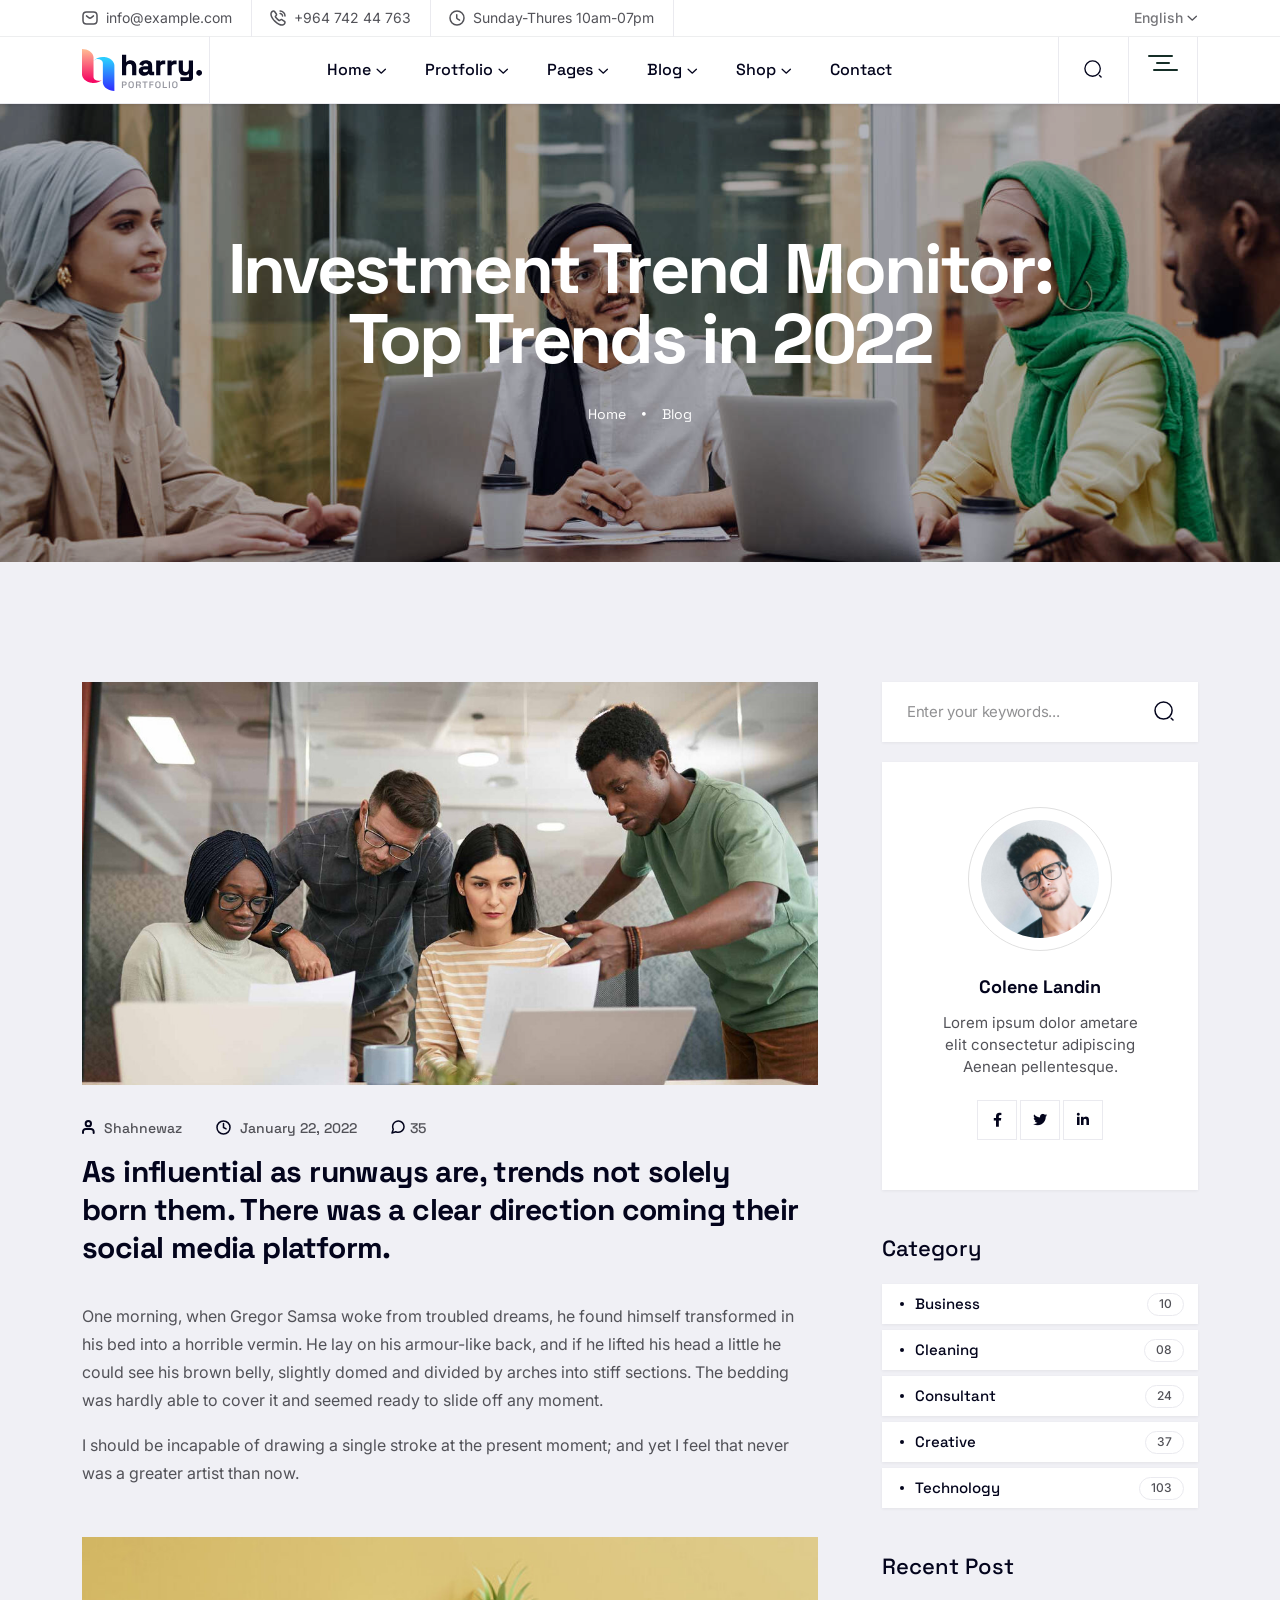
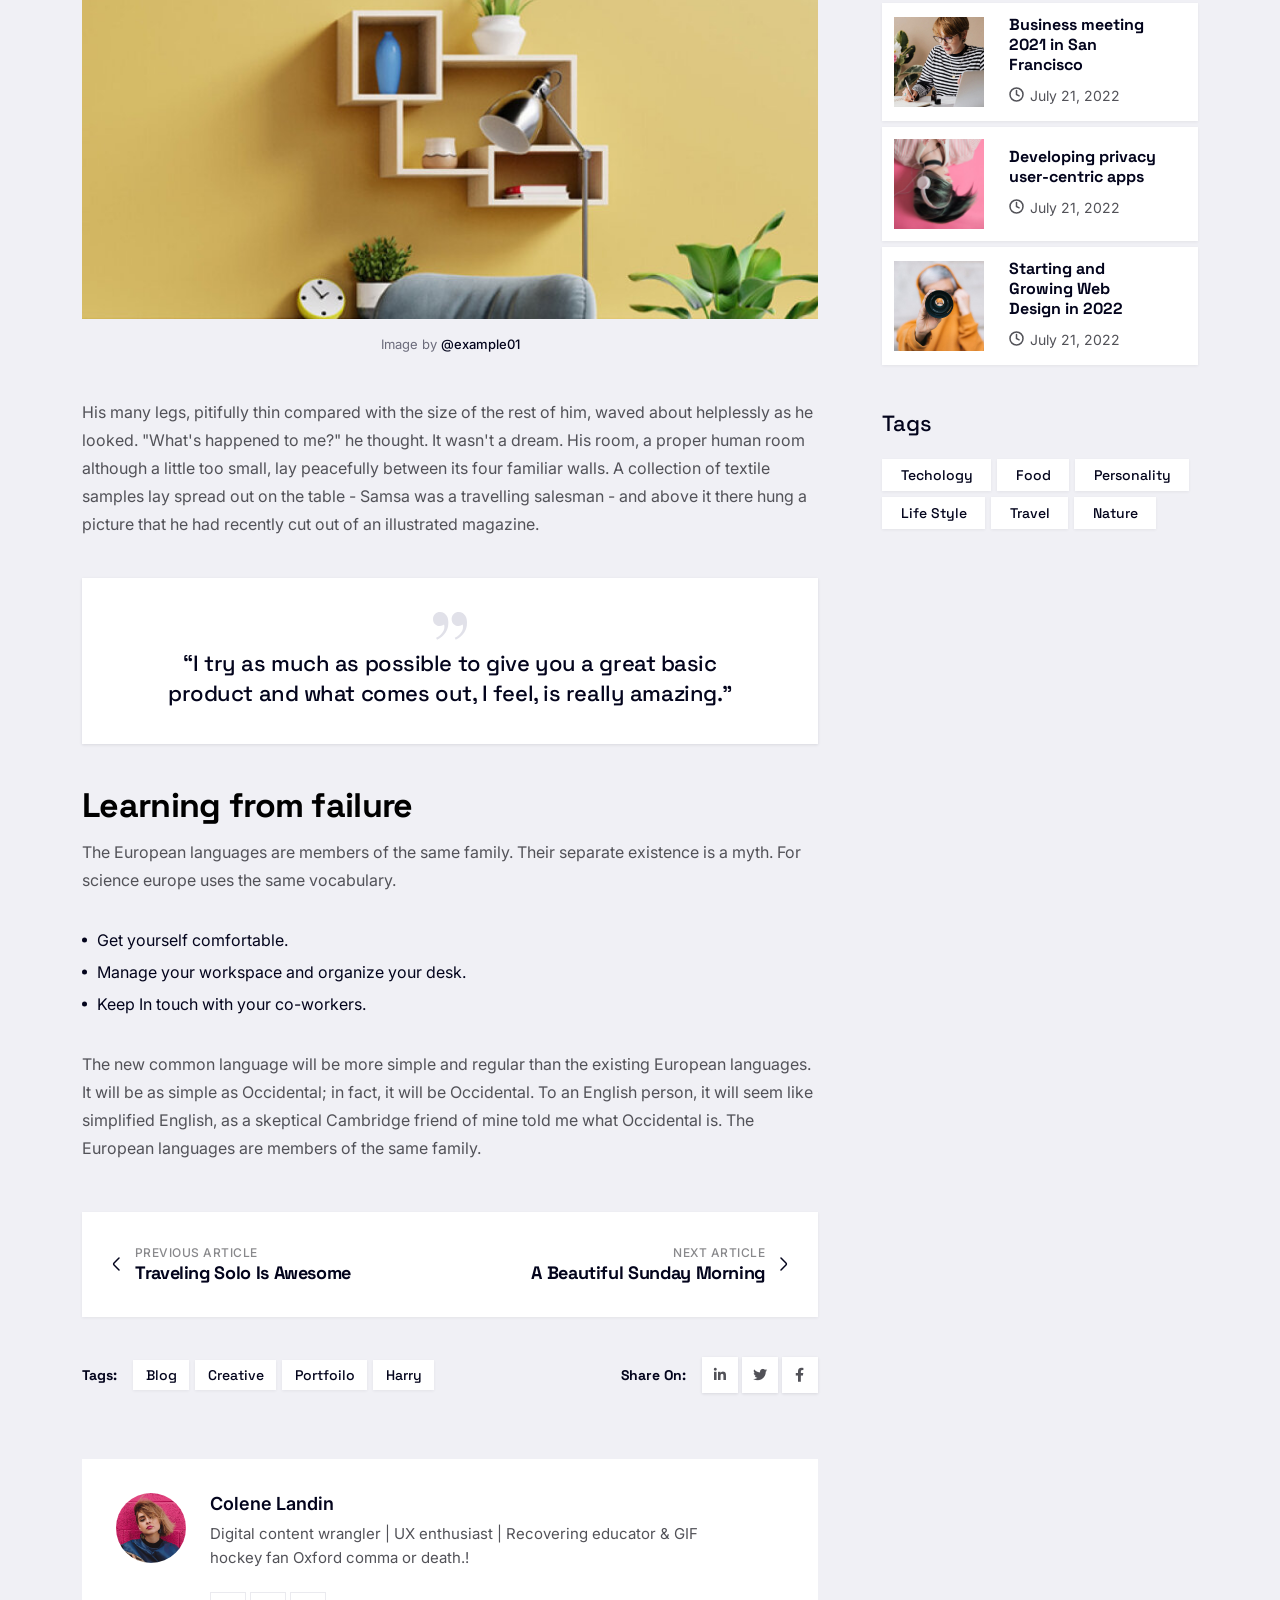
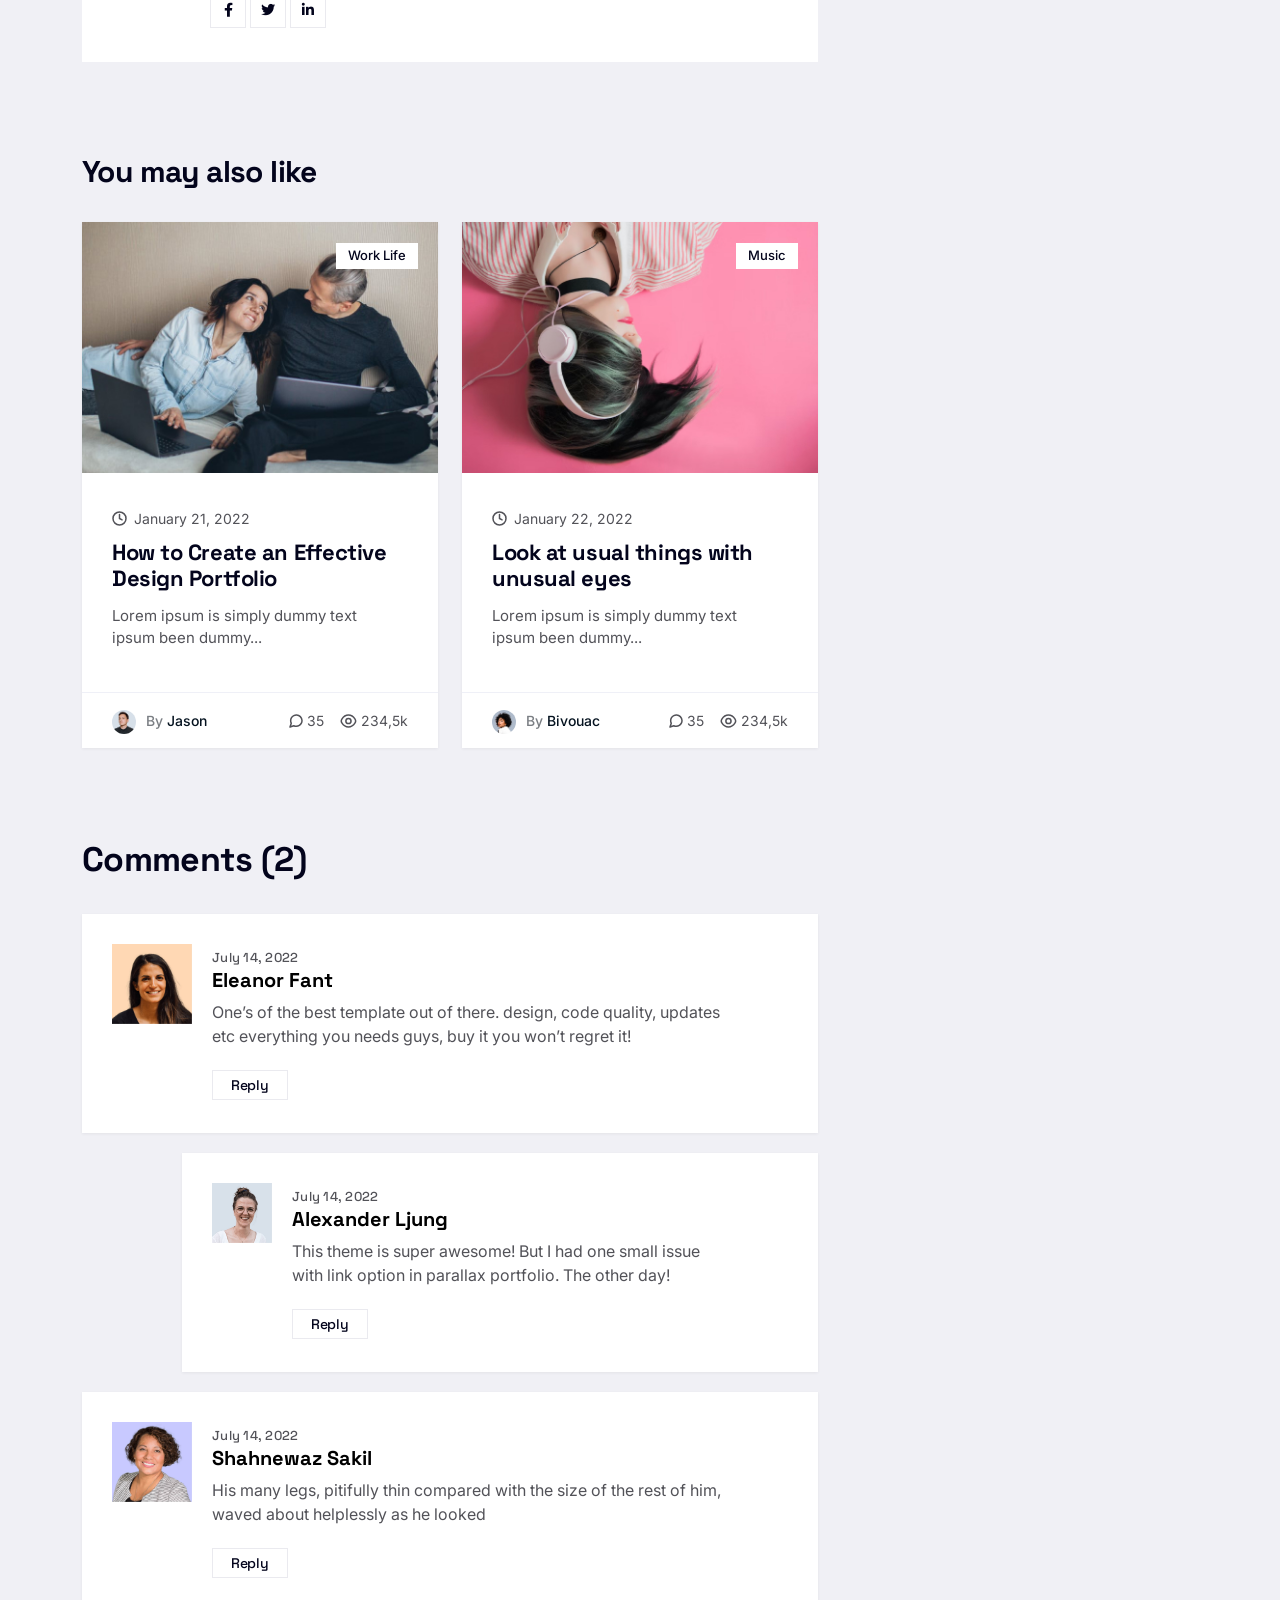
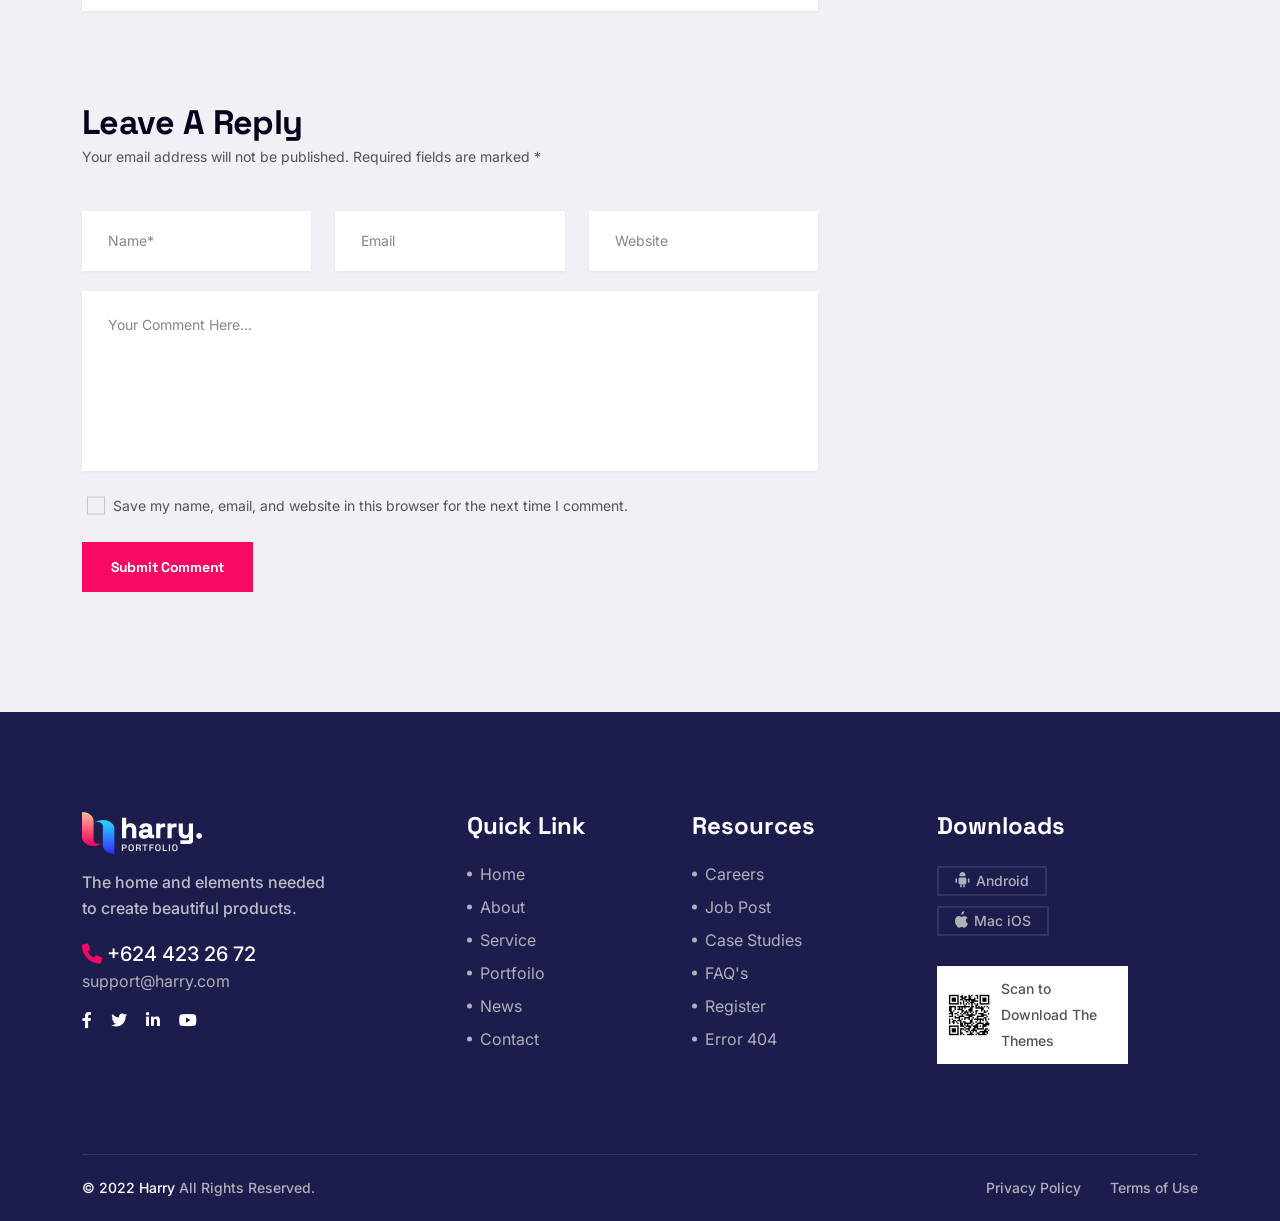
<file: blog-details.html>
<!doctype html>
<html class="no-js" lang="zxx">
   <head>
      <meta charset="utf-8">
      <meta http-equiv="x-ua-compatible" content="ie=edge">
      <title>Blog Details - Harry</title>
      <meta name="description" content="">
      <meta name="viewport" content="width=device-width, initial-scale=1">

      <!-- Place favicon.ico in the root directory -->
      <link rel="shortcut icon" type="image/x-icon" href="assets/img/logo/favicon.png">

      <!-- CSS here -->
      <link rel="stylesheet" href="assets/css/bootstrap.css">
      <link rel="stylesheet" href="assets/css/meanmenu.css">
      <link rel="stylesheet" href="assets/css/animate.css">
      <link rel="stylesheet" href="assets/css/swiper-bundle.css">
      <link rel="stylesheet" href="assets/css/slick.css">
      <link rel="stylesheet" href="assets/css/nouislider.css">
      <link rel="stylesheet" href="assets/css/backtotop.css">
      <link rel="stylesheet" href="assets/css/magnific-popup.css">
      <link rel="stylesheet" href="assets/css/nice-select.css">
      <link rel="stylesheet" href="assets/css/font-awesome-pro.css">
      <link rel="stylesheet" href="assets/css/elegant-icon.css">
      <link rel="stylesheet" href="assets/css/spacing.css">
      <link rel="stylesheet" href="assets/css/main.css">
   </head>
   <body>
      <!--[if lte IE 9]>
      <p class="browserupgrade">You are using an <strong>outdated</strong> browser. Please <a href="https://browsehappy.com/">upgrade your browser</a> to improve your experience and security.</p>
      <![endif]-->


      <!-- pre loader area start -->
      <div id="loading">
         <div id="loading-center">
            <div id="loading-center-absolute">
               <!-- loading content here -->
               <div class="preloader__content text-center">
                  <div class="preloader__logo">
                     <img src="assets/img/logo/logo-preloader.svg" alt="">
                  </div>
                  <div id="tp-loading-bar" class="preloader__bar">
                     <div id="tp-loading-line" class="preloader__bar-inner"></div>
                  </div>
                  <h3 class="preloader__title">harry</h3>
                  <div class="preloader__with-text ">
                     <div class="preloader__with-text-wrapper">
                         <span data-text-preloader="h" class="preloader__title-2">h</span>
                         <span data-text-preloader="a" class="preloader__title-2">a</span>
                         <span data-text-preloader="r" class="preloader__title-2">r</span>
                         <span data-text-preloader="r" class="preloader__title-2">r</span>
                         <span data-text-preloader="y" class="preloader__title-2">y</span>
                     </div>
                 </div>
                  <p class="preloader__loading">Loading</p>
               </div>
            </div>
         </div>  
      </div>
      <!-- pre loader area end -->

      <!-- back to top start -->
      <div class="back-to-top-wrapper">
         <button id="back_to_top" type="button" class="back-to-top-btn">
            <svg width="12" height="7" viewBox="0 0 12 7" fill="none" xmlns="http://www.w3.org/2000/svg">
               <path d="M11 6L6 1L1 6" stroke="currentColor" stroke-width="1.5" stroke-linecap="round" stroke-linejoin="round"/>
            </svg>               
         </button>
      </div>
      <!-- back to top end -->

      <!-- header area start -->
      <header>
         <div class="header__area header__white-solid">
            <div class="header__top header__border d-none d-lg-block">
               <div class="container">
                  <div class="row align-items-center">
                     <div class="col-xxl-9 col-xl-9 col-lg-9 col-md-10">
                        <div class="header__info">
                           <ul>
                              <li>
                                 <a href="mailto:info@educal.com">
                                    <span>
                                       <svg width="16" height="14" viewBox="0 0 16 14" fill="none" xmlns="http://www.w3.org/2000/svg">
                                          <path d="M11.5 12.9H4.5C2.4 12.9 1 11.85 1 9.4V4.5C1 2.05 2.4 1 4.5 1H11.5C13.6 1 15 2.05 15 4.5V9.4C15 11.85 13.6 12.9 11.5 12.9Z" stroke="currentColor" stroke-width="1.5" stroke-miterlimit="10" stroke-linecap="round" stroke-linejoin="round"/>
                                          <path d="M11.5 4.85059L9.309 6.60059C8.588 7.17459 7.405 7.17459 6.684 6.60059L4.5 4.85059" stroke="currentColor" stroke-width="1.5" stroke-miterlimit="10" stroke-linecap="round" stroke-linejoin="round"/>
                                       </svg>
                                    </span> 
                                    info@example.com
                                 </a>
                              </li>
                              <li>
                                 <a href="tel:964-742-44-763">
                                    <span>
                                       <svg width="16" height="16" viewBox="0 0 16 16" fill="none" xmlns="http://www.w3.org/2000/svg">
                                          <path d="M14.979 12.431C14.979 12.683 14.923 12.942 14.804 13.194C14.685 13.446 14.531 13.684 14.328 13.908C13.985 14.286 13.607 14.559 13.18 14.734C12.76 14.909 12.305 15 11.815 15C11.101 15 10.338 14.832 9.533 14.489C8.728 14.146 7.923 13.684 7.125 13.103C6.32 12.515 5.557 11.864 4.829 11.143C4.108 10.415 3.457 9.652 2.876 8.854C2.302 8.056 1.84 7.258 1.504 6.467C1.168 5.669 1 4.906 1 4.178C1 3.702 1.084 3.247 1.252 2.827C1.42 2.4 1.686 2.008 2.057 1.658C2.505 1.217 2.995 1 3.513 1C3.709 1 3.905 1.042 4.08 1.126C4.262 1.21 4.423 1.336 4.549 1.518L6.173 3.807C6.299 3.982 6.39 4.143 6.453 4.297C6.516 4.444 6.551 4.591 6.551 4.724C6.551 4.892 6.502 5.06 6.404 5.221C6.313 5.382 6.18 5.55 6.012 5.718L5.48 6.271C5.403 6.348 5.368 6.439 5.368 6.551C5.368 6.607 5.375 6.656 5.389 6.712C5.41 6.768 5.431 6.81 5.445 6.852C5.571 7.083 5.788 7.384 6.096 7.748C6.411 8.112 6.747 8.483 7.111 8.854C7.489 9.225 7.853 9.568 8.224 9.883C8.588 10.191 8.889 10.401 9.127 10.527C9.162 10.541 9.204 10.562 9.253 10.583C9.309 10.604 9.365 10.611 9.428 10.611C9.547 10.611 9.638 10.569 9.715 10.492L10.247 9.967C10.422 9.792 10.59 9.659 10.751 9.575C10.912 9.477 11.073 9.428 11.248 9.428C11.381 9.428 11.521 9.456 11.675 9.519C11.829 9.582 11.99 9.673 12.165 9.792L14.482 11.437C14.664 11.563 14.79 11.71 14.867 11.885C14.937 12.06 14.979 12.235 14.979 12.431Z" stroke="currentColor" stroke-width="1.5" stroke-miterlimit="10"/>
                                          <path d="M12.5497 5.89986C12.5497 5.47986 12.2207 4.83586 11.7307 4.31086C11.2827 3.82786 10.6877 3.44986 10.0997 3.44986" stroke="currentColor" stroke-width="1.5" stroke-linecap="round" stroke-linejoin="round"/>
                                          <path d="M14.9997 5.9C14.9997 3.191 12.8087 1 10.0997 1" stroke="currentColor" stroke-width="1.5" stroke-linecap="round" stroke-linejoin="round"/>
                                       </svg>
                                    </span>
                                    +964 742 44 763
                                 </a>
                              </li>
                              <li>
                                 <span>
                                    <span>
                                       <svg width="16" height="16" viewBox="0 0 16 16" fill="none" xmlns="http://www.w3.org/2000/svg">
                                          <path d="M15 8C15 11.864 11.864 15 8 15C4.136 15 1 11.864 1 8C1 4.136 4.136 1 8 1C11.864 1 15 4.136 15 8Z" stroke="currentColor" stroke-width="1.5" stroke-linecap="round" stroke-linejoin="round"/>
                                          <path d="M10.5969 10.226L8.42691 8.93101C8.04891 8.70701 7.74091 8.16801 7.74091 7.72701V4.85701" stroke="currentColor" stroke-width="1.5" stroke-linecap="round" stroke-linejoin="round"/>
                                       </svg>
                                    </span>
                                    Sunday-Thures 10am-07pm
                                 </span>
                              </li>
                           </ul>
                        </div>
                     </div>
                     <div class="col-xxl-3 col-xl-3 col-lg-3 col-md-2">
                        <div class="header__top-right d-flex justify-content-end align-items-center">
                           <div class="header__lang ml-30">
                              <span class="header__lang-selected-lang tp-lang-toggle" id="tp-header-lang-toggle">English</span>
                              <ul class="header__lang-list tp-lang-list">
                                 <li>Spanish</li>
                                 <li>English</li>
                                 <li>Canada</li>
                              </ul>
                           </div>
                        </div>
                     </div>
                  </div>
               </div>
            </div>
            <div class="header__bottom header__bottom-border-2 header__sticky" id="header-sticky">
               <div class="container">
                  <div class="mega-menu-wrapper p-relative">
                     <div class="row align-items-center">
                        <div class="col-xxl-2 col-xl-2 col-lg-2 col-md-4 col-sm-5 col-8">
                           <div class="logo logo-border">
                              <a href="index.html">
                                 <img src="assets/img/logo/logo-black.svg" alt="logo">
                              </a>
                           </div>
                        </div>
                        <div class="col-xxl-7 col-xl-8 col-lg-8 d-none d-lg-block">
                           <div class="main-menu pl-55 main-menu-ff-space">
                              <nav id="mobile-menu">
                                 <ul>
                                    <li class="has-dropdown">
                                       <a href="index.html">Home</a>
                                       <ul class="submenu">
                                          <li><a href="index.html">Main Demo</a></li>
                                          <li><a href="index-shop.html">Shop Demo</a></li>
                                       </ul>
                                    </li>
                                    <li class="has-dropdown">
                                       <a href="portfolio.html">Protfolio</a>
                                       <ul class="submenu">
                                          <li><a href="portfolio.html">Classic Style</a></li>
                                          <li><a href="portfolio-details-list.html">List With Details</a></li>
                                       </ul>
                                    </li>
                                    <li class="has-dropdown ">
                                       <a href="#">Pages</a>
                                       <ul class="submenu">
                                          <li><a href="portfolio.html">Portfoilo</a></li>
                                          <li><a href="portfolio-details-list.html">Portfoilo Details</a></li>
                                          <li><a href="about-me.html">About Me</a></li>
                                          <li><a href="cart.html">Cart</a></li>
                                          <li><a href="checkout.html">Checkout</a></li>
                                          <li><a href="services.html">Services</a></li>
                                          <li><a href="services-details.html">Service Details</a></li>
                                          <li><a href="404.html">404 Page</a></li>
                                       </ul>
                                    </li>
                                    <li class="has-dropdown">
                                       <a href="blog.html">Blog</a>
                                       <ul class="submenu">
                                          <li><a href="blog.html">Blog Standard</a></li>
                                          <li><a href="blog-details.html">Blog Details</a></li>
                                       </ul>
                                    </li>
                                    <li class="has-dropdown">
                                       <a href="shop.html">Shop</a>
                                       <ul class="submenu">
                                          <li><a href="shop.html">Shop</a></li>
                                          <li><a href="product-details.html">Product Details</a></li>
                                       </ul>
                                    </li>
                                    <li>
                                       <a href="contact.html">Contact</a>
                                    </li>
                                 </ul>
                              </nav>
                              <!-- for wp -->
                              <div class="header__hamburger ml-50 d-none">
                                 <button type="button" class="hamburger-btn offcanvas-open-btn">
                                    <span></span>
                                    <span></span>
                                    <span></span>
                                 </button>
                              </div>
                           </div>
                        </div>
                        <div class="col-xxl-3 col-xl-2 col-lg-2 col-md-8 col-sm-7 col-4">
                           <div class="header__bottom-right d-flex justify-content-end align-items-center pl-30">
                              <div class="header__action d-none d-xl-block">
                                 <ul>
                                    <li>
                                       <a href="javascript:void(0);" class="search-open-btn">
                                          <svg width="20" height="20" viewBox="0 0 20 20" fill="none" xmlns="http://www.w3.org/2000/svg">
                                             <path d="M9.55 18.1C14.272 18.1 18.1 14.272 18.1 9.55C18.1 4.82797 14.272 1 9.55 1C4.82797 1 1 4.82797 1 9.55C1 14.272 4.82797 18.1 9.55 18.1Z" stroke="currentColor" stroke-width="1.5" stroke-linecap="round" stroke-linejoin="round"/>
                                             <path d="M19.0002 19.0002L17.2002 17.2002" stroke="currentColor" stroke-width="1.5" stroke-linecap="round" stroke-linejoin="round"/>
                                          </svg>                                          
                                       </a>
                                    </li>
                                    <li>
                                       <button type="button"  class="hamburger-btn hamburger-btn-black offcanvas-open-btn">
                                          <span></span>
                                          <span></span>
                                          <span></span>
                                       </button>
                                    </li>
                                 </ul>
                              </div>
                              <div class="header__hamburger ml-50 d-xl-none">
                                 <button type="button" class="hamburger-btn hamburger-btn-black offcanvas-open-btn">
                                    <span></span>
                                    <span></span>
                                    <span></span>
                                 </button>
                              </div>
                           </div>
                        </div>
                     </div>
                  </div>
               </div>
            </div>
         </div>
      </header>
      <!-- header area end -->

      <!-- offcanvas area start -->
      <div class="offcanvas__area offcanvas__area-1">
         <div class="offcanvas__wrapper">
            <div class="offcanvas__shape">
               <img class="offcanvas__shape-1" src="assets/img/shape/offcanvas-shape-1.png" alt="">
            </div>
            <div class="offcanvas__close">
               <button class="offcanvas__close-btn offcanvas-close-btn">
                  <svg width="12" height="12" viewBox="0 0 12 12" fill="none" xmlns="http://www.w3.org/2000/svg">
                     <path d="M11 1L1 11" stroke="currentColor" stroke-width="1.5" stroke-linecap="round" stroke-linejoin="round"/>
                     <path d="M1 1L11 11" stroke="currentColor" stroke-width="1.5" stroke-linecap="round" stroke-linejoin="round"/>
                 </svg>
               </button>
            </div>
            <div class="offcanvas__content">
               <div class="offcanvas__top mb-70 d-flex justify-content-between align-items-center">
                  <div class="offcanvas__logo logo">
                     <a href="index.html">
                        <img src="assets/img/logo/logo-black.svg" alt="logo">
                     </a>
                  </div>
               </div>
               <div class="mobile-menu fix d-lg-none"></div>
               <div class="offcanvas__menu offcanvas__menu-ff-space d-none d-lg-block">
                  <nav>
                     <ul>
                        <li><a href="index.html">Home</a></li>
                        <li><a href="about.html">About</a></li>
                        <li><a href="services.html">Service</a></li>
                        <li><a href="blog-grid-2.html">Blog</a></li>
                        <li><a href="portfolio.html">Portfolio</a></li>
                        <li><a href="contact.html">Contact</a></li>
                     </ul>
                  </nav>
               </div>
               <div class="offcanvas__btn">
                  <a href="contact.html" class="tp-btn-offcanvas">Getting Started <i class="fa-regular fa-chevron-right"></i></a>
               </div>
               <div class="offcanvas__social">
                  <h3 class="offcanvas__social-title">Follow :</h3>
                  <a href="#"><i class="fab fa-facebook-f"></i></a>
                  <a href="#"><i class="fab fa-twitter"></i></a>
                  <a href="#"><i class="fab fa-youtube"></i></a>
                  <a href="#"><i class="fab fa-linkedin"></i></a>
               </div>
               <div class="offcanvas__contact">
                  <p class="offcanvas__contact-call"><a href="tel:+964-742-44-763">+964 742 44 763</a></p>
                  <p class="offcanvas__contact-mail"><a href="mailto:info@harry.com">info@harry.com</a></p>
               </div>
            </div>
         </div>
      </div>
      <div class="body-overlay"></div>
      <!-- offcanvas area end -->

      <!-- search popup start -->
      <div class="search__popup">
         <div class="container">
            <div class="row">
               <div class="col-xxl-12">
                  <div class="search__wrapper">
                     <div class="search__top d-flex justify-content-between align-items-center">
                        <div class="search__logo">
                           <a href="index.html">
                              <img src="assets/img/logo/logo.svg" alt="">
                           </a>
                        </div>
                        <div class="search__close">
                           <button type="button" class="search__close-btn search-close-btn">
                              <svg width="18" height="18" viewBox="0 0 18 18" fill="none" xmlns="http://www.w3.org/2000/svg">
                                 <path d="M17 1L1 17" stroke="currentColor" stroke-width="1.5" stroke-linecap="round" stroke-linejoin="round"/>
                                 <path d="M1 1L17 17" stroke="currentColor" stroke-width="1.5" stroke-linecap="round" stroke-linejoin="round"/>
                              </svg>                                 
                           </button>
                        </div>
                     </div>
                     <div class="search__form">
                        <form action="#">
                           <div class="search__input">
                              <input class="search-input-field" type="text" placeholder="Type here to search...">
                              <span class="search-focus-border"></span>
                              <button type="submit">
                                 <svg width="20" height="20" viewBox="0 0 20 20" fill="none" xmlns="http://www.w3.org/2000/svg">
                                    <path d="M9.55 18.1C14.272 18.1 18.1 14.272 18.1 9.55C18.1 4.82797 14.272 1 9.55 1C4.82797 1 1 4.82797 1 9.55C1 14.272 4.82797 18.1 9.55 18.1Z" stroke="currentColor" stroke-width="1.5" stroke-linecap="round" stroke-linejoin="round"/>
                                    <path d="M19.0002 19.0002L17.2002 17.2002" stroke="currentColor" stroke-width="1.5" stroke-linecap="round" stroke-linejoin="round"/>
                                 </svg> 
                              </button>
                           </div>
                        </form>
                     </div>
                  </div>
               </div>
            </div>
         </div>
      </div>
      <!-- search popup end -->

      <main>

         <section class="breadcrumb__area pt-130 pb-115 breadcrumb__style-10 black-bg p-relative z-index-1">
            <div class="breadcrumb__bg-4 breadcrumb__bg-overlay m-img include-bg" data-background="assets/img/blog/breadcrumb/blog-breadcrumb-slider-3.jpg"></div>
               <div class="container">
                  <div class="row justify-content-center">
                     <div class="col-xl-10">
                        <div class="breadcrumb__content text-center">
                           <h3 class="breadcrumb__title">Investment Trend Monitor: Top Trends in 2022</h3>
                           <div class="breadcrumb__list">
                              <span><a href="#">Home</a></span>
                              <span class="dvdr"><i class="fa-solid fa-circle-small"></i></span>
                              <span>Blog</span>
                           </div>
                        </div>
                     </div>
                  </div>
               </div>
         </section>

         <!-- postbox details area start -->
         <section class="postbox__area grey-bg-4 pt-120 pb-120">
            <div class="container">
               <div class="row">
                  <div class="col-xxl-12">
                     <div class="postbox__wrappers">
                        <div class="postbox__mains">
                           <div class="row">
                              <div class="col-lg-8">
                                 <div class="postbox__main-wrapper">
                                    <div class="postbox__thumb w-img mb-30">
                                       <a href="blog-details.html">
                                          <img src="assets/img/blog/blog-big-1.jpg" alt="">
                                       </a>
                                    </div>

                                    <div class="postbox__meta">
                                       <span>
                                          <a href="#">
                                             <svg width="13" height="14" viewBox="0 0 13 14" fill="none" xmlns="http://www.w3.org/2000/svg">
                                                <path d="M11.6667 13V11.6667C11.6667 10.9594 11.3857 10.2811 10.8856 9.78105C10.3855 9.28095 9.70724 9 9 9H3.66667C2.95942 9 2.28115 9.28095 1.78105 9.78105C1.28095 10.2811 1 10.9594 1 11.6667V13" stroke="currentColor" stroke-width="2" stroke-linecap="round" stroke-linejoin="round"/>
                                                <path d="M6.33317 6.33333C7.80593 6.33333 8.99984 5.13943 8.99984 3.66667C8.99984 2.19391 7.80593 1 6.33317 1C4.86041 1 3.6665 2.19391 3.6665 3.66667C3.6665 5.13943 4.86041 6.33333 6.33317 6.33333Z" stroke="currentColor" stroke-width="2" stroke-linecap="round" stroke-linejoin="round"/>
                                             </svg>
                                          Shahnewaz
                                          </a>
                                       </span>
                                       <span>
                                          <svg width="15" height="15" viewBox="0 0 15 15" fill="none" xmlns="http://www.w3.org/2000/svg">
                                             <path d="M7.5 14C11.0899 14 14 11.0899 14 7.5C14 3.91015 11.0899 1 7.5 1C3.91015 1 1 3.91015 1 7.5C1 11.0899 3.91015 14 7.5 14Z" stroke="currentColor" stroke-width="1.5" stroke-linecap="round" stroke-linejoin="round"/>
                                             <path d="M7.5 3.59961V7.49961L10.1 8.79961" stroke="currentColor" stroke-width="1.5" stroke-linecap="round" stroke-linejoin="round"/>
                                          </svg> January 22, 2022
                                       </span>
                                       <span>
                                          <svg width="14" height="14" viewBox="0 0 14 14" fill="none" xmlns="http://www.w3.org/2000/svg">
                                             <path d="M12.9718 6.66668C12.9741 7.54659 12.769 8.4146 12.3732 9.20001C11.9039 10.1412 11.1825 10.9328 10.2897 11.4862C9.39697 12.0396 8.36813 12.3329 7.31844 12.3333C6.4406 12.3356 5.57463 12.13 4.79106 11.7333L1 13L2.26369 9.20001C1.86791 8.4146 1.66281 7.54659 1.6651 6.66668C1.66551 5.61452 1.95815 4.58325 2.51025 3.68838C3.06236 2.79352 3.85211 2.0704 4.79106 1.60002C5.57463 1.20331 6.4406 0.997725 7.31844 1.00002H7.65099C9.03729 1.07668 10.3467 1.66319 11.3284 2.64726C12.3102 3.63132 12.8953 4.94378 12.9718 6.33334V6.66668Z" stroke="currentColor" stroke-width="1.5" stroke-linecap="round" stroke-linejoin="round"/>
                                          </svg>35
                                       </span>
                                    </div>
                                    <div class="postbox__details-content-wrapper">
                                       <h3 class="postbox__details-title">As influential as runways are, trends not solely <br> born them. There was a clear direction coming their social media platform.</h3>
                                       <p>One morning, when Gregor Samsa woke from troubled dreams, he found himself transformed in his bed into a horrible vermin. He lay on his armour-like back, and if he lifted his head a little he could see his brown belly, slightly domed and divided by arches into stiff sections. The bedding was hardly able to cover it and seemed ready to slide off any moment.</p>
                                       <p>I should be incapable of drawing a single stroke at the present moment; and yet I feel that never was a greater artist than now.</p>
                                       
                                       <div class="postbox__img m-img mt-50 mb-45">
                                          <img src="assets/img/blog/details/blog-details-1.jpg" alt="">
                                          <h5 class="postbox__img-caption">Image by <a href="#">@example01</a></h5>
                                       </div>

                                       <p>His many legs, pitifully thin compared with the size of the rest of him, waved about helplessly as he looked. "What's happened to me?" he thought. It wasn't a dream. His room, a proper human room although a little too small, lay peacefully between its four familiar walls. A collection of textile samples lay spread out on the table - Samsa was a travelling salesman - and above it there hung a picture that he had recently cut out of an illustrated magazine.</p>

                                       <div class="postbox__quote">
                                          <blockquote>
                                             <div class="postbox__quote-icon">
                                                <span>
                                                   <svg width="34" height="28" viewBox="0 0 34 28" fill="none" xmlns="http://www.w3.org/2000/svg">
                                                      <path d="M25.6645 0C27.2731 0 28.5892 0.329033 29.6129 0.987098C30.6366 1.64516 31.4774 2.48602 32.1355 3.50968C32.9398 4.67957 33.4516 5.95915 33.671 7.34839C33.8903 8.73764 34 9.87097 34 10.7484C34 14.3312 33.086 17.585 31.2581 20.5097C29.4301 23.4344 26.5785 25.8108 22.7032 27.6387L21.7161 25.6645C23.9828 24.714 25.9204 23.2151 27.529 21.1677C29.2108 19.1204 30.0516 17.0366 30.0516 14.9161C30.0516 14.0387 29.9419 13.271 29.7226 12.6129C28.5527 13.5634 27.2 14.0387 25.6645 14.0387C23.7634 14.0387 22.1183 13.4172 20.729 12.1742C19.3398 10.9312 18.6452 9.21291 18.6452 7.01936C18.6452 4.97205 19.3398 3.29033 20.729 1.9742C22.1183 0.658065 23.7634 0 25.6645 0ZM7.01936 0C8.62796 0 9.94409 0.329033 10.9677 0.987098C11.9914 1.64516 12.8323 2.48602 13.4903 3.50968C14.2946 4.67957 14.8065 5.95915 15.0258 7.34839C15.2452 8.73764 15.3548 9.87097 15.3548 10.7484C15.3548 14.3312 14.4409 17.585 12.6129 20.5097C10.7849 23.4344 7.93333 25.8108 4.05806 27.6387L3.07097 25.6645C5.33763 24.714 7.27527 23.2151 8.88387 21.1677C10.5656 19.1204 11.4065 17.0366 11.4065 14.9161C11.4065 14.0387 11.2968 13.271 11.0774 12.6129C9.90753 13.5634 8.55484 14.0387 7.01936 14.0387C5.11828 14.0387 3.47312 13.4172 2.08387 12.1742C0.694624 10.9312 0 9.21291 0 7.01936C0 4.97205 0.694624 3.29033 2.08387 1.9742C3.47312 0.658065 5.11828 0 7.01936 0Z" fill="currentColor"/>
                                                   </svg>                                                   
                                                </span>
                                             </div>
                                             <p>“I try as much as possible to give you a great basic product and what comes out, I feel, is really amazing.”</p>
                                          </blockquote>
                                       </div>

                                       <div class="postbox__features">
                                          <h4 class="postbox__features-title">Learning from failure</h4>
                                          <p>The European languages are members of the same family. Their separate existence is a myth. For science europe uses the same vocabulary. </p>

                                          <ul>
                                             <li>Get yourself comfortable.</li>
                                             <li>Manage your workspace and organize your desk.</li>
                                             <li>Keep In touch with your co-workers.</li>
                                          </ul>
                                       </div>
                                       <p>The new common language will be more simple and regular than the existing European languages. It will be as simple as Occidental; in fact, it will be Occidental. To an English person, it will seem like simplified English, as a skeptical Cambridge friend of mine told me what Occidental is. The European languages are members of the same family.</p>

                                    </div>
                                    <div class="postbox__more-navigation white-bg d-none d-md-flex justify-content-between flex-wrap mb-40">
                                       <div class="postbox__more-left d-flex align-items-center">
                                          <div class="postbox__more-icon">
                                             <a href="blog-details.html">
                                                <svg width="8" height="14" viewBox="0 0 8 14" fill="none" xmlns="http://www.w3.org/2000/svg">
                                                   <path d="M7 12.9718L2.06061 8.04401C1.47727 7.46205 1.47727 6.50975 2.06061 5.92778L7 1" stroke="currentColor" stroke-width="1.5" stroke-miterlimit="10" stroke-linecap="round" stroke-linejoin="round"/>
                                                </svg>
                                             </a>
                                          </div>
                                          <div class="postbox__more-content">
                                             <p>Previous Article</p>
                                             <h4>
                                                <a href="blog-details.html">Traveling Solo Is Awesome</a>
                                             </h4>
                                          </div>
                                       </div>
                                       <div class="postbox__more-right d-flex align-items-center">
                                          <div class="postbox__more-content">
                                             <p>Next Article</p>
                                             <h4>
                                                <a href="blog-details.html">A Beautiful Sunday Morning</a>
                                             </h4>
                                          </div>
                                          <div class="postbox__more-icon">
                                             <a href="blog-details.html">
                                                <svg width="8" height="14" viewBox="0 0 8 14" fill="none" xmlns="http://www.w3.org/2000/svg">
                                                   <path d="M1 12.9718L5.93939 8.04401C6.52273 7.46205 6.52273 6.50975 5.93939 5.92778L1 1" stroke="currentColor" stroke-width="1.5" stroke-miterlimit="10" stroke-linecap="round" stroke-linejoin="round"/>
                                                </svg>                                                      
                                             </a>
                                          </div>
                                       </div>
                                    </div>
                                    <div class="postbox__share-wrapper mb-60">
                                       <div class="row align-items-center">
                                          <div class="col-xl-7">
                                             <div class="tagcloud tagcloud-sm">
                                                <span>Tags:</span>
                                                <a href="#">Blog</a>
                                                <a href="#">Creative</a>
                                                <a href="#">Portfoilo</a>
                                                <a href="#">Harry</a>
                                             </div>
                                          </div>
                                          <div class="col-xl-5">
                                             <div class="postbox__share text-xl-end">
                                                <span>Share On:</span>
                                                <a href="#"><i class="fa-brands fa-linkedin-in"></i></a>
                                                <a href="#"><i class="fab fa-twitter"></i></a>
                                                <a href="#"><i class="fab fa-facebook-f"></i></a>
                                             </div>
                                          </div>
                                       </div>
                                    </div>
                                    <div class="postbox__author d-sm-flex align-items-start white-bg mb-95">
                                       <div class="postbox__author-thumb">
                                          <a href="#">
                                             <img src="assets/img/users/user-14.jpg" alt="">
                                          </a>
                                       </div>
                                       <div class="postbox__author-content">
                                          <h3 class="postbox__author-title">
                                             <a href="#">Colene Landin</a>
                                          </h3>
                                          <p>Digital content wrangler | UX enthusiast | Recovering educator & GIF hockey fan  Oxford comma or death.!</p>

                                          <div class="postbox__author-social d-flex align-items-center">
                                             <a href="#"><i class="fa-brands fa-facebook-f"></i></a>
                                             <a href="#"><i class="fa-brands fa-twitter"></i></a>
                                             <a href="#"><i class="fa-brands fa-linkedin-in"></i></a>
                                          </div>
                                       </div>
                                    </div>

                                    <div class="postbox__related mb-65">
                                       <h3 class="postbox__related-title">You may also like</h3>

                                       <div class="row">
                                          <div class="col-xl-6 col-lg-12 col-md-6">
                                             <div class="blog__grid-item">
                                                <div class="blog__item-10 white-bg transition-3 mb-30 fix">
                                                   <div class="blog__thumb-10 w-img fix">
                                                      <a href="blog-details.html">
                                                         <img src="assets/img/blog/grid/blog-grid-1.jpg" alt="">
                                                      </a>
                                                      <div class="blog__tag-10">
                                                         <a href="#">Work Life</a>
                                                      </div>
                                                   </div>
                                                   <div class="blog__content-10">
                                                      <div class="blog__content-10-top">
                                                         <div class="blog__meta-10-wrapper d-flex align-items-center">
                                                            <div class="blog__meta-10 has-date">
                                                               <span>
                                                                  <svg width="15" height="15" viewBox="0 0 15 15" fill="none" xmlns="http://www.w3.org/2000/svg">
                                                                     <path d="M7.5 14C11.0899 14 14 11.0899 14 7.5C14 3.91015 11.0899 1 7.5 1C3.91015 1 1 3.91015 1 7.5C1 11.0899 3.91015 14 7.5 14Z" stroke="currentColor" stroke-width="1.5" stroke-linecap="round" stroke-linejoin="round"/>
                                                                     <path d="M7.5 3.59961V7.49961L10.1 8.79961" stroke="currentColor" stroke-width="1.5" stroke-linecap="round" stroke-linejoin="round"/>
                                                                  </svg> January 21, 2022
                                                               </span>
                                                            </div>
                                                         </div>
                                                         <h3 class="blog__title-10">
                                                            <a href="blog-details.html">How to Create an Effective Design Portfolio</a>
                                                         </h3>
                           
                                                         <p>Lorem ipsum is simply dummy text ipsum been dummy...</p>
                                                      </div>
                                                      <div class="blog__content-10-bottom d-flex align-items-center justify-content-between">
                                                         <div class="blog__meta-author-10 d-flex align-items-center">
                                                            <div class="blog__meta-author-thumb-10">
                                                               <a href="#">
                                                                  <img src="assets/img/users/user-2.jpg" alt="">
                                                               </a>
                                                            </div>
                                                            <div class="blog__meta-author-content-10">
                                                               <span>By<a href="#"> Jason</a></span>
                                                            </div>
                                                         </div>
                                                         <div class="blog__meta-10 blog-meta-10-2">
                                                            <span>
                                                               <svg width="14" height="14" viewBox="0 0 14 14" fill="none" xmlns="http://www.w3.org/2000/svg">
                                                                  <path d="M12.9718 6.66668C12.9741 7.54659 12.769 8.4146 12.3732 9.20001C11.9039 10.1412 11.1825 10.9328 10.2897 11.4862C9.39697 12.0396 8.36813 12.3329 7.31844 12.3333C6.4406 12.3356 5.57463 12.13 4.79106 11.7333L1 13L2.26369 9.20001C1.86791 8.4146 1.66281 7.54659 1.6651 6.66668C1.66551 5.61452 1.95815 4.58325 2.51025 3.68838C3.06236 2.79352 3.85211 2.0704 4.79106 1.60002C5.57463 1.20331 6.4406 0.997725 7.31844 1.00002H7.65099C9.03729 1.07668 10.3467 1.66319 11.3284 2.64726C12.3102 3.63132 12.8953 4.94378 12.9718 6.33334V6.66668Z" stroke="currentColor" stroke-width="1.5" stroke-linecap="round" stroke-linejoin="round"/>
                                                               </svg>35
                                                            </span>
                                                            <span>
                                                               <svg width="17" height="14" viewBox="0 0 17 14" fill="none" xmlns="http://www.w3.org/2000/svg">
                                                                  <path d="M11.0443 7.00397C11.0443 8.43962 9.88694 9.59974 8.45466 9.59974C7.02238 9.59974 5.86499 8.43962 5.86499 7.00397C5.86499 5.56832 7.02238 4.4082 8.45466 4.4082C9.88694 4.4082 11.0443 5.56832 11.0443 7.00397Z" stroke="currentColor" stroke-width="1.5" stroke-linecap="round" stroke-linejoin="round"/>
                                                                  <path d="M8.45466 13C11.0082 13 13.3881 11.4918 15.0446 8.88157C15.6956 7.85921 15.6956 6.14078 15.0446 5.11843C13.3881 2.50816 11.0082 1 8.45466 1C5.90115 1 3.52126 2.50816 1.86474 5.11843C1.21371 6.14078 1.21371 7.85921 1.86474 8.88157C3.52126 11.4918 5.90115 13 8.45466 13Z" stroke="currentColor" stroke-width="1.5" stroke-linecap="round" stroke-linejoin="round"/>
                                                               </svg>234,5k
                                                            </span>
                                                         </div>
                                                      </div>
                                                   </div>
                                                </div>
                                             </div>
                                          </div>
                                          <div class="col-xl-6 col-lg-12 col-md-6">
                                             <div class="blog__grid-item">
                                                <div class="blog__item-10 white-bg transition-3 mb-30 fix">
                                                   <div class="blog__thumb-10 w-img fix">
                                                      <a href="blog-details.html">
                                                         <img src="assets/img/blog/grid/blog-grid-2.jpg" alt="">
                                                      </a>
                                                      <div class="blog__tag-10">
                                                         <a href="#">Music</a>
                                                      </div>
                                                   </div>
                                                   <div class="blog__content-10">
                                                      <div class="blog__content-10-top">
                                                         <div class="blog__meta-10-wrapper d-flex align-items-center">
                                                            <div class="blog__meta-10 has-date">
                                                               <span>
                                                                  <svg width="15" height="15" viewBox="0 0 15 15" fill="none" xmlns="http://www.w3.org/2000/svg">
                                                                     <path d="M7.5 14C11.0899 14 14 11.0899 14 7.5C14 3.91015 11.0899 1 7.5 1C3.91015 1 1 3.91015 1 7.5C1 11.0899 3.91015 14 7.5 14Z" stroke="currentColor" stroke-width="1.5" stroke-linecap="round" stroke-linejoin="round"/>
                                                                     <path d="M7.5 3.59961V7.49961L10.1 8.79961" stroke="currentColor" stroke-width="1.5" stroke-linecap="round" stroke-linejoin="round"/>
                                                                  </svg> January 22, 2022
                                                               </span>
                                                            </div>
                                                         </div>
                                                         <h3 class="blog__title-10">
                                                            <a href="blog-details.html">Look at usual things with unusual eyes</a>
                                                         </h3>
                           
                                                         <p>Lorem ipsum is simply dummy text ipsum been dummy...</p>
                                                      </div>
                                                      <div class="blog__content-10-bottom d-flex align-items-center justify-content-between">
                                                         <div class="blog__meta-author-10 d-flex align-items-center">
                                                            <div class="blog__meta-author-thumb-10">
                                                               <a href="#">
                                                                  <img src="assets/img/users/user-1.jpg" alt="">
                                                               </a>
                                                            </div>
                                                            <div class="blog__meta-author-content-10">
                                                               <span>By<a href="#"> Bivouac</a></span>
                                                            </div>
                                                         </div>
                                                         <div class="blog__meta-10 blog-meta-10-2">
                                                            <span>
                                                               <svg width="14" height="14" viewBox="0 0 14 14" fill="none" xmlns="http://www.w3.org/2000/svg">
                                                                  <path d="M12.9718 6.66668C12.9741 7.54659 12.769 8.4146 12.3732 9.20001C11.9039 10.1412 11.1825 10.9328 10.2897 11.4862C9.39697 12.0396 8.36813 12.3329 7.31844 12.3333C6.4406 12.3356 5.57463 12.13 4.79106 11.7333L1 13L2.26369 9.20001C1.86791 8.4146 1.66281 7.54659 1.6651 6.66668C1.66551 5.61452 1.95815 4.58325 2.51025 3.68838C3.06236 2.79352 3.85211 2.0704 4.79106 1.60002C5.57463 1.20331 6.4406 0.997725 7.31844 1.00002H7.65099C9.03729 1.07668 10.3467 1.66319 11.3284 2.64726C12.3102 3.63132 12.8953 4.94378 12.9718 6.33334V6.66668Z" stroke="currentColor" stroke-width="1.5" stroke-linecap="round" stroke-linejoin="round"/>
                                                               </svg>35
                                                            </span>
                                                            <span>
                                                               <svg width="17" height="14" viewBox="0 0 17 14" fill="none" xmlns="http://www.w3.org/2000/svg">
                                                                  <path d="M11.0443 7.00397C11.0443 8.43962 9.88694 9.59974 8.45466 9.59974C7.02238 9.59974 5.86499 8.43962 5.86499 7.00397C5.86499 5.56832 7.02238 4.4082 8.45466 4.4082C9.88694 4.4082 11.0443 5.56832 11.0443 7.00397Z" stroke="currentColor" stroke-width="1.5" stroke-linecap="round" stroke-linejoin="round"/>
                                                                  <path d="M8.45466 13C11.0082 13 13.3881 11.4918 15.0446 8.88157C15.6956 7.85921 15.6956 6.14078 15.0446 5.11843C13.3881 2.50816 11.0082 1 8.45466 1C5.90115 1 3.52126 2.50816 1.86474 5.11843C1.21371 6.14078 1.21371 7.85921 1.86474 8.88157C3.52126 11.4918 5.90115 13 8.45466 13Z" stroke="currentColor" stroke-width="1.5" stroke-linecap="round" stroke-linejoin="round"/>
                                                               </svg>234,5k
                                                            </span>
                                                         </div>
                                                      </div>
                                                   </div>
                                                </div>
                                             </div>
                                          </div>
                                       </div>
                                    </div>
                                    <div class="postbox__comment-wrapper">
                                       <div class="postbox__comment mb-95">
                                          <h3 class="postbox__comment-title">Comments (2)</h3>
                                          <ul>
                                             <li>
                                                <div class="postbox__comment-box d-sm-flex align-items-start">
                                                      <div class="postbox__comment-info">
                                                         <div class="postbox__comment-avater">
                                                            <img src="assets/img/users/user-17.jpg" alt="">
                                                         </div>
                                                      </div>
                                                      <div class="postbox__comment-text ">
                                                         <div class="postbox__comment-name">
                                                            <span class="post-meta"> July 14, 2022</span>
                                                            <h5><a href="#">Eleanor Fant</a></h5>
                                                         </div>
                                                         <p>One’s of the best template out of there. design, code quality, updates etc everything you needs guys, buy it you won’t regret it!</p>
                                                         <div class="postbox__comment-reply">
                                                            <a href="#">Reply</a>
                                                         </div>
                                                   </div>
                                                </div>
                                                <ul class="children">
                                                   <li>
                                                      <div class="postbox__comment-box d-sm-flex align-items-start">
                                                         <div class="postbox__comment-info">
                                                            <div class="postbox__comment-avater">
                                                               <img src="assets/img/users/user-19.jpg" alt="">
                                                            </div>
                                                         </div>
                                                         <div class="postbox__comment-text ">
                                                            <div class="postbox__comment-name">
                                                               <span class="post-meta"> July 14, 2022</span>
                                                               <h5><a href="#">Alexander Ljung</a></h5>
                                                            </div>
                                                            <p>This theme is super awesome! But I had one small issue with link option in parallax portfolio. The other day! </p>
                                                            <div class="postbox__comment-reply">
                                                               <a href="#">Reply</a>
                                                            </div>
                                                      </div>
                                                   </div>
                                                   </li>
                                                </ul>
                                             </li>
                                             <li>
                                                <div class="postbox__comment-box d-sm-flex align-items-start">
                                                      <div class="postbox__comment-info">
                                                         <div class="postbox__comment-avater">
                                                            <img src="assets/img/users/user-18.jpg" alt="">
                                                         </div>
                                                      </div>
                                                      <div class="postbox__comment-text ">
                                                         <div class="postbox__comment-name">
                                                            <span class="post-meta"> July 14, 2022</span>
                                                            <h5><a href="#">Shahnewaz Sakil</a></h5>
                                                         </div>
                                                         <p>His many legs, pitifully thin compared with the size of the rest of him, waved about helplessly as he looked</p>
                                                         <div class="postbox__comment-reply">
                                                            <a href="#">Reply</a>
                                                         </div>
                                                   </div>
                                                </div>
                                             </li>
                                          </ul>
                                       </div>
                                       <div class="postbox__comment-form">
                                          <h3 class="postbox__comment-form-title">Leave A Reply</h3>
                                          <p>Your email address will not be published. Required fields are marked *</p>
                                          <form action="#">
                                             <div class="row">
                                                <div class="col-xxl-4 col-xl-4 col-lg-6 col-md-6">
                                                   <div class="postbox__comment-input">
                                                      <input type="text" placeholder="Name*">
                                                   </div>
                                                </div>
                                                <div class="col-xxl-4 col-xl-4 col-lg-6 col-md-6">
                                                   <div class="postbox__comment-input">
                                                      <input type="email" placeholder="Email">
                                                   </div>
                                                </div>
                                                <div class="col-xxl-4 col-xl-4 col-lg-12">
                                                   <div class="postbox__comment-input">
                                                      <input type="text" placeholder="Website">
                                                   </div>
                                                </div>
                                                <div class="col-xxl-12">
                                                   <div class="postbox__comment-input">
                                                      <textarea placeholder="Your Comment Here..."></textarea>
                                                   </div>
                                                </div>
                                                <div class="col-xxl-12">
                                                   <div class="postbox__comment-agree d-flex align-items-start mb-25">
                                                      <input class="e-check-input" type="checkbox" id="e-agree">
                                                      <label class="e-check-label" for="e-agree">Save my name, email, and website in this browser for the next time I comment.</label>
                                                   </div>
                                                </div>
                                                <div class="col-xxl-12">
                                                   <div class="postbox__comment-btn">
                                                      <button type="submit" class="tp-btn">Submit Comment</button>
                                                   </div>
                                                </div>
                                             </div>
                                          </form>
                                       </div>
                                    </div>
                                 </div>
                              </div>
                              <div class="col-lg-4">
                                 <div class="sidebar__wrapper pl-40">
                                    <div class="sidebar__widget mb-20">
                                       <div class="sidebar__widget-content">
                                          <div class="sidebar__search">
                                             <form action="#">
                                                <div class="sidebar__search-input">
                                                   <input type="text" placeholder="Enter your keywords...">
                                                   <button type="submit">
                                                      <svg width="20" height="20" viewBox="0 0 20 20" fill="none" xmlns="http://www.w3.org/2000/svg">
                                                         <path d="M9.55 18.1C14.272 18.1 18.1 14.272 18.1 9.55C18.1 4.82797 14.272 1 9.55 1C4.82797 1 1 4.82797 1 9.55C1 14.272 4.82797 18.1 9.55 18.1Z" stroke="currentColor" stroke-width="1.5" stroke-linecap="round" stroke-linejoin="round"/>
                                                         <path d="M19.0002 19.0002L17.2002 17.2002" stroke="currentColor" stroke-width="1.5" stroke-linecap="round" stroke-linejoin="round"/>
                                                      </svg>
                                                   </button>
                                                </div>
                                             </form>
                                          </div>
                                       </div>
                                    </div>
                                    <div class="sidebar__widget mb-45">
                                       <div class="sidebar__widget-content">
                                          <div class="sidebar__author">
                                             <div class="sidebar__author-thumb">
                                                <img src="assets/img/blog/sidebar/sidebar-author.jpg" alt="">
                                             </div>
                                             <div class="sidebar__author-content">
                                                <h3 class="sidebar__author-title">Colene Landin</h3>
                                                <p>Lorem ipsum dolor ametare elit consectetur adipiscing Aenean pellentesque.</p>
            
                                                <div class="sidebar__author-social d-flex align-items-center justify-content-center">
                                                   <a href="#"><i class="fa-brands fa-facebook-f"></i></a>
                                                   <a href="#"><i class="fa-brands fa-twitter"></i></a>
                                                   <a href="#"><i class="fa-brands fa-linkedin-in"></i></a>
                                                </div>
                                             </div>
                                          </div>
                                       </div>
                                    </div>
                                    <div class="sidebar__widget mb-45">
                                       <h3 class="sidebar__widget-title">Category</h3>
                                       <div class="sidebar__widget-content">
                                          <ul>
                                             <li><a href="blog.html">Business <span>10</span></a></li>
                                             <li><a href="blog.html">Cleaning <span>08</span></a></li>
                                             <li><a href="blog.html">Consultant <span>24</span></a></li>
                                             <li><a href="blog.html">Creative <span>37</span></a></li>
                                             <li><a href="blog.html">Technology <span>103</span></a></li>
                                          </ul>
                                       </div>
                                    </div>
                                    <div class="sidebar__widget mb-45">
                                       <h3 class="sidebar__widget-title">Recent Post</h3>
                                       <div class="sidebar__widget-content">
                                          <div class="sidebar__post">
                                             <div class="rc__post d-flex align-items-center">
                                                <div class="rc__post-thumb">
                                                   <a href="blog-details.html"><img src="assets/img/blog/sidebar/blog-sm-1.jpg" alt=""></a>
                                                </div>
                                                <div class="rc__post-content">
                                                   <h3 class="rc__post-title">
                                                      <a href="blog-details.html">Business meeting 2021 in San Francisco</a>
                                                   </h3>
                                                   <div class="rc__meta">
                                                      <span>
                                                         <svg width="15" height="15" viewBox="0 0 15 15" fill="none" xmlns="http://www.w3.org/2000/svg">
                                                            <path d="M7.5 14C11.0899 14 14 11.0899 14 7.5C14 3.91015 11.0899 1 7.5 1C3.91015 1 1 3.91015 1 7.5C1 11.0899 3.91015 14 7.5 14Z" stroke="currentColor" stroke-width="1.5" stroke-linecap="round" stroke-linejoin="round"/>
                                                            <path d="M7.5 3.59961V7.49961L10.1 8.79961" stroke="currentColor" stroke-width="1.5" stroke-linecap="round" stroke-linejoin="round"/>
                                                         </svg>July 21, 2022
                                                      </span>
                                                   </div>
                                                </div>
                                             </div>
                                             <div class="rc__post d-flex align-items-center">
                                                <div class="rc__post-thumb">
                                                   <a href="blog-details.html"><img src="assets/img/blog/sidebar/blog-sm-2.jpg" alt=""></a>
                                                </div>
                                                <div class="rc__post-content">
                                                   <h3 class="rc__post-title">
                                                      <a href="blog-details.html">Developing privacy user-centric apps</a>
                                                   </h3>
                                                   <div class="rc__meta">
                                                      <span>
                                                         <svg width="15" height="15" viewBox="0 0 15 15" fill="none" xmlns="http://www.w3.org/2000/svg">
                                                            <path d="M7.5 14C11.0899 14 14 11.0899 14 7.5C14 3.91015 11.0899 1 7.5 1C3.91015 1 1 3.91015 1 7.5C1 11.0899 3.91015 14 7.5 14Z" stroke="currentColor" stroke-width="1.5" stroke-linecap="round" stroke-linejoin="round"/>
                                                            <path d="M7.5 3.59961V7.49961L10.1 8.79961" stroke="currentColor" stroke-width="1.5" stroke-linecap="round" stroke-linejoin="round"/>
                                                         </svg>July 21, 2022
                                                      </span>
                                                   </div>
                                                </div>
                                             </div>
                                             <div class="rc__post d-flex align-items-center">
                                                <div class="rc__post-thumb">
                                                   <a href="blog-details.html"><img src="assets/img/blog/sidebar/blog-sm-3.jpg" alt=""></a>
                                                </div>
                                                <div class="rc__post-content">
                                                   <h3 class="rc__post-title">
                                                      <a href="blog-details.html">Starting and Growing  Web Design in 2022</a>
                                                   </h3>
                                                   <div class="rc__meta">
                                                      <span>
                                                         <svg width="15" height="15" viewBox="0 0 15 15" fill="none" xmlns="http://www.w3.org/2000/svg">
                                                            <path d="M7.5 14C11.0899 14 14 11.0899 14 7.5C14 3.91015 11.0899 1 7.5 1C3.91015 1 1 3.91015 1 7.5C1 11.0899 3.91015 14 7.5 14Z" stroke="currentColor" stroke-width="1.5" stroke-linecap="round" stroke-linejoin="round"/>
                                                            <path d="M7.5 3.59961V7.49961L10.1 8.79961" stroke="currentColor" stroke-width="1.5" stroke-linecap="round" stroke-linejoin="round"/>
                                                         </svg>July 21, 2022
                                                      </span>
                                                   </div>
                                                </div>
                                             </div>
                                          </div>
                                       </div>
                                    </div>
                                    <div class="sidebar__widget mb-40">
                                       <h3 class="sidebar__widget-title">Tags</h3>
                                       <div class="sidebar__widget-content">
                                          <div class="tagcloud">
                                             <a href="#">Techology</a>
                                             <a href="#">Food</a>
                                             <a href="#">Personality</a>
                                             <a href="#">Life Style</a>
                                             <a href="#">Travel</a>
                                             <a href="#">Nature</a>
                                          </div>
                                       </div>
                                    </div>
                                 </div>
                              </div>
                           </div>
                        </div>
                     </div>
                  </div>
               </div>
            </div>
         </section>
         <!-- postbox details area end -->

      </main>

      <!-- footer area start -->
      <footer>
         <div class="footer__area" data-bg-color="footer-bg">
            <div class="footer__top">
               <div class="container">
                  <div class="row">
                     <div class="col-xxl-3 col-xl-3 col-lg-3 col-md-6 col-sm-6">
                        <div class="footer__widget mb-50 footer-col-1">
                           <div class="footer__logo">
                              <a href="index.html">
                                 <img src="assets/img/logo/logo.svg" alt="">
                              </a>
                           </div>

                           <div class="footer__widget-content p-relative z-index-1">
                              <div class="footer__info">
                                 <p>The home and elements needed to create beautiful products.</p>
                                 
                                 <div class="footer__contact">
                                    <div class="footer__contact-call">
                                       <span><a href="tel:624-423-26-72"><i class="fa-solid fa-phone"></i> +624 423 26 72</a></span>
                                    </div>
                                    <div class="footer__contact-mail">
                                       <span><a href="mailto:support@harry.com">support@harry.com</a></span>
                                    </div>
                                 </div>
                                 <div class="footer__social">
                                    <a href="#"><i class="fa-brands fa-facebook-f"></i></a>
                                    <a href="#"><i class="fa-brands fa-twitter"></i></a>
                                    <a href="#"><i class="fa-brands fa-linkedin-in"></i></a>
                                    <a href="#"><i class="fa-brands fa-youtube"></i></a>
                                 </div>
                              </div>
                           </div>
                        </div>
                     </div>
                     <div class="col-xxl-3 col-xl-3 col-lg-3 col-md-6 col-sm-6">
                        <div class="footer__widget mb-50 footer-col-2">
                           <h3 class="footer__widget-title">Quick Link</h3>

                           <div class="footer__widget-content">
                              <ul>
                                 <li><a href="index.html">Home</a></li>
                                 <li><a href="about.html">About</a></li>
                                 <li><a href="services.html">Service</a></li>
                                 <li><a href="portfolio.html">Portfoilo</a></li>
                                 <li><a href="blog-grid.html">News</a></li>
                                 <li><a href="contact.html">Contact</a></li>
                              </ul>
                           </div>
                        </div>
                     </div>
                     <div class="col-xxl-3 col-xl-3 col-lg-3 col-md-6 col-sm-6">
                        <div class="footer__widget mb-50 footer-col-3">
                           <h3 class="footer__widget-title">Resources</h3>

                           <div class="footer__widget-content">
                              <ul>
                                 <li><a href="job-details.html">Careers</a></li>
                                 <li><a href="job.html">Job Post</a></li>
                                 <li><a href="portfolio-details.html">Case Studies</a></li>
                                 <li><a href="faq.html">FAQ's</a></li>
                                 <li><a href="register.html">Register</a></li>
                                 <li><a href="404.html">Error 404</a></li>
                              </ul>
                           </div>
                        </div>
                     </div>
                     <div class="col-xxl-3 col-xl-3 col-lg-3 col-md-6 col-sm-6">
                        <div class="footer__widget mb-50 footer-col-4">
                           <h3 class="footer__widget-title">Downloads</h3>

                           <div class="footer__widget-content">
                              <div class="footer__app mb-30">
                                 <div class="footer__app-item">
                                    <a href="#" class="tp-btn-app"><svg width="15" height="16" viewBox="0 0 15 16" fill="none" xmlns="http://www.w3.org/2000/svg">
                                       <path d="M6.72221 12.4448V14.7782C6.72221 15.206 6.3722 15.556 5.94442 15.556C5.51663 15.556 5.16663 15.206 5.16663 14.7782V12.4448H6.72221Z" fill="currentColor"/>
                                       <path d="M9.83329 12.4448V14.7782C9.83329 15.206 9.48328 15.556 9.0555 15.556C8.62772 15.556 8.27771 15.206 8.27771 14.7782V12.4448H9.83329Z" fill="currentColor"/>
                                       <path d="M11.3891 6.99992V10.8889C11.3891 11.7444 10.6891 12.4444 9.83352 12.4444H5.16679C4.31122 12.4444 3.61121 11.7444 3.61121 10.8889V6.99992C3.61121 6.14435 4.31122 5.44434 5.16679 5.44434H9.83352C10.6891 5.44434 11.3891 6.14435 11.3891 6.99992Z" fill="currentColor"/>
                                       <path d="M2.05558 6.99947V10.1106C2.05558 10.5384 1.70557 10.8884 1.27779 10.8884C0.850005 10.8884 0.5 10.5384 0.5 10.1106V6.99947C0.5 6.57169 0.850005 6.22168 1.27779 6.22168C1.70557 6.22168 2.05558 6.57169 2.05558 6.99947Z" fill="currentColor"/>
                                       <path d="M14.4999 6.99947V10.1106C14.4999 10.5384 14.1499 10.8884 13.7221 10.8884C13.2943 10.8884 12.9443 10.5384 12.9443 10.1106V6.99947C12.9443 6.57169 13.2943 6.22168 13.7221 6.22168C14.1499 6.22168 14.4999 6.57169 14.4999 6.99947Z" fill="currentColor"/>
                                       <path d="M5.63336 4.35563H9.36679C10.0512 4.35563 10.6112 3.79561 10.6112 3.11116C10.6112 1.39224 9.21899 0 7.50008 0C5.78116 0 4.38892 1.39224 4.38892 3.11116C4.38892 3.79561 4.94891 4.35563 5.63336 4.35563Z" fill="currentColor"/>
                                       </svg>
                                       Android</a>
                                 </div>
                                 <div class="footer__app-item">
                                    <a href="#" class="tp-btn-app"><svg width="13" height="17" viewBox="0 0 13 17" fill="none" xmlns="http://www.w3.org/2000/svg">
                                       <path fill-rule="evenodd" clip-rule="evenodd" d="M9.33685 0C9.50336 0.915787 9.08709 1.83157 8.58757 2.4976C8.08805 3.16363 7.17226 3.7464 6.25648 3.66315C6.08997 2.74736 6.50624 1.91483 7.00576 1.2488C7.58853 0.582774 8.50432 0.0832534 9.33685 0ZM12.001 14.4861C12.4172 13.8201 12.667 13.4038 13 12.6545C10.4191 11.6555 10.0029 7.99232 12.5837 6.66027C11.8345 5.66123 10.7522 5.16171 9.66987 5.16171C8.92059 5.16171 8.42107 5.32822 7.92155 5.49472C7.50528 5.66123 7.17227 5.74448 6.756 5.74448C6.25648 5.74448 5.92346 5.57798 5.42394 5.41147C4.92442 5.24496 4.4249 5.07846 3.84213 5.07846C2.67658 5.07846 1.42778 5.74448 0.678502 6.99328C-0.403791 8.65835 -0.237284 11.9052 1.51104 14.5693C2.26032 15.5684 3.09285 16.6507 4.17514 16.6507C4.67466 16.6507 4.92442 16.4842 5.25744 16.4009C5.6737 16.2344 6.08997 16.0679 6.756 16.0679C7.50528 16.0679 7.83829 16.2344 8.25456 16.4009C8.58757 16.5674 8.83733 16.6507 9.33685 16.6507C10.5024 16.6507 11.3349 15.4019 12.001 14.4861Z" fill="currentColor"/>
                                       </svg>
                                        Mac iOS</a>
                                 </div>
                              </div>
                              <div class="footer__qrcode d-flex align-items-center">
                                 <div class="footer__qrcode-thumb mr-10">
                                    <a class="popup-image" href="assets/img/icon/qrcode.png">
                                       <img src="assets/img/icon/qrcode.png" alt="">
                                    </a>
                                 </div>
                                 <div class="footer__qrcode-content">
                                    <p>
                                       <a class="popup-image" href="assets/img/icon/qrcode.png">Scan to Download The Themes</a>  
                                    </p>
                                 </div>
                              </div>
                           </div>
                        </div>
                     </div>
                  </div>
               </div>
            </div>
            <div class="footer__bottom">
               <div class="container">
                  <div class="footer__bottom-inner">
                     <div class="row">
                        <div class="col-sm-6">
                           <div class="footer__copyright">
                              <p><a href="index.html">© 2022 Harry</a> All Rights Reserved.</p>
                           </div>
                        </div>
                        <div class="col-sm-6">
                           <div class="footer__link text-sm-end">
                              <a href="policy.html">Privacy Policy</a>
                              <a href="terms.html">Terms of Use</a>
                           </div>
                        </div>
                     </div>
                  </div>
               </div>
            </div>
         </div>
      </footer>
      <!-- footer area end -->
      
      


      <!-- JS here -->
      <script src="assets/js/vendor/jquery.js"></script>
      <script src="assets/js/vendor/waypoints.js"></script>
      <script src="assets/js/bootstrap-bundle.js"></script>
      <script src="assets/js/meanmenu.js"></script>
      <script src="assets/js/swiper-bundle.js"></script>
      <script src="assets/js/slick.js"></script>
      <script src="assets/js/nouislider.js"></script>
      <script src="assets/js/magnific-popup.js"></script>
      <script src="assets/js/parallax.js"></script>
      <script src="assets/js/backtotop.js"></script>
      <script src="assets/js/nice-select.js"></script>
      <script src="assets/js/purecounter.js"></script>
      <script src="assets/js/wow.js"></script>
      <script src="assets/js/isotope-pkgd.js"></script>
      <script src="assets/js/imagesloaded-pkgd.js"></script>
      <script src="assets/js/ajax-form.js"></script>
      <script src="assets/js/main.js"></script>
   </body>
</html>
</file>
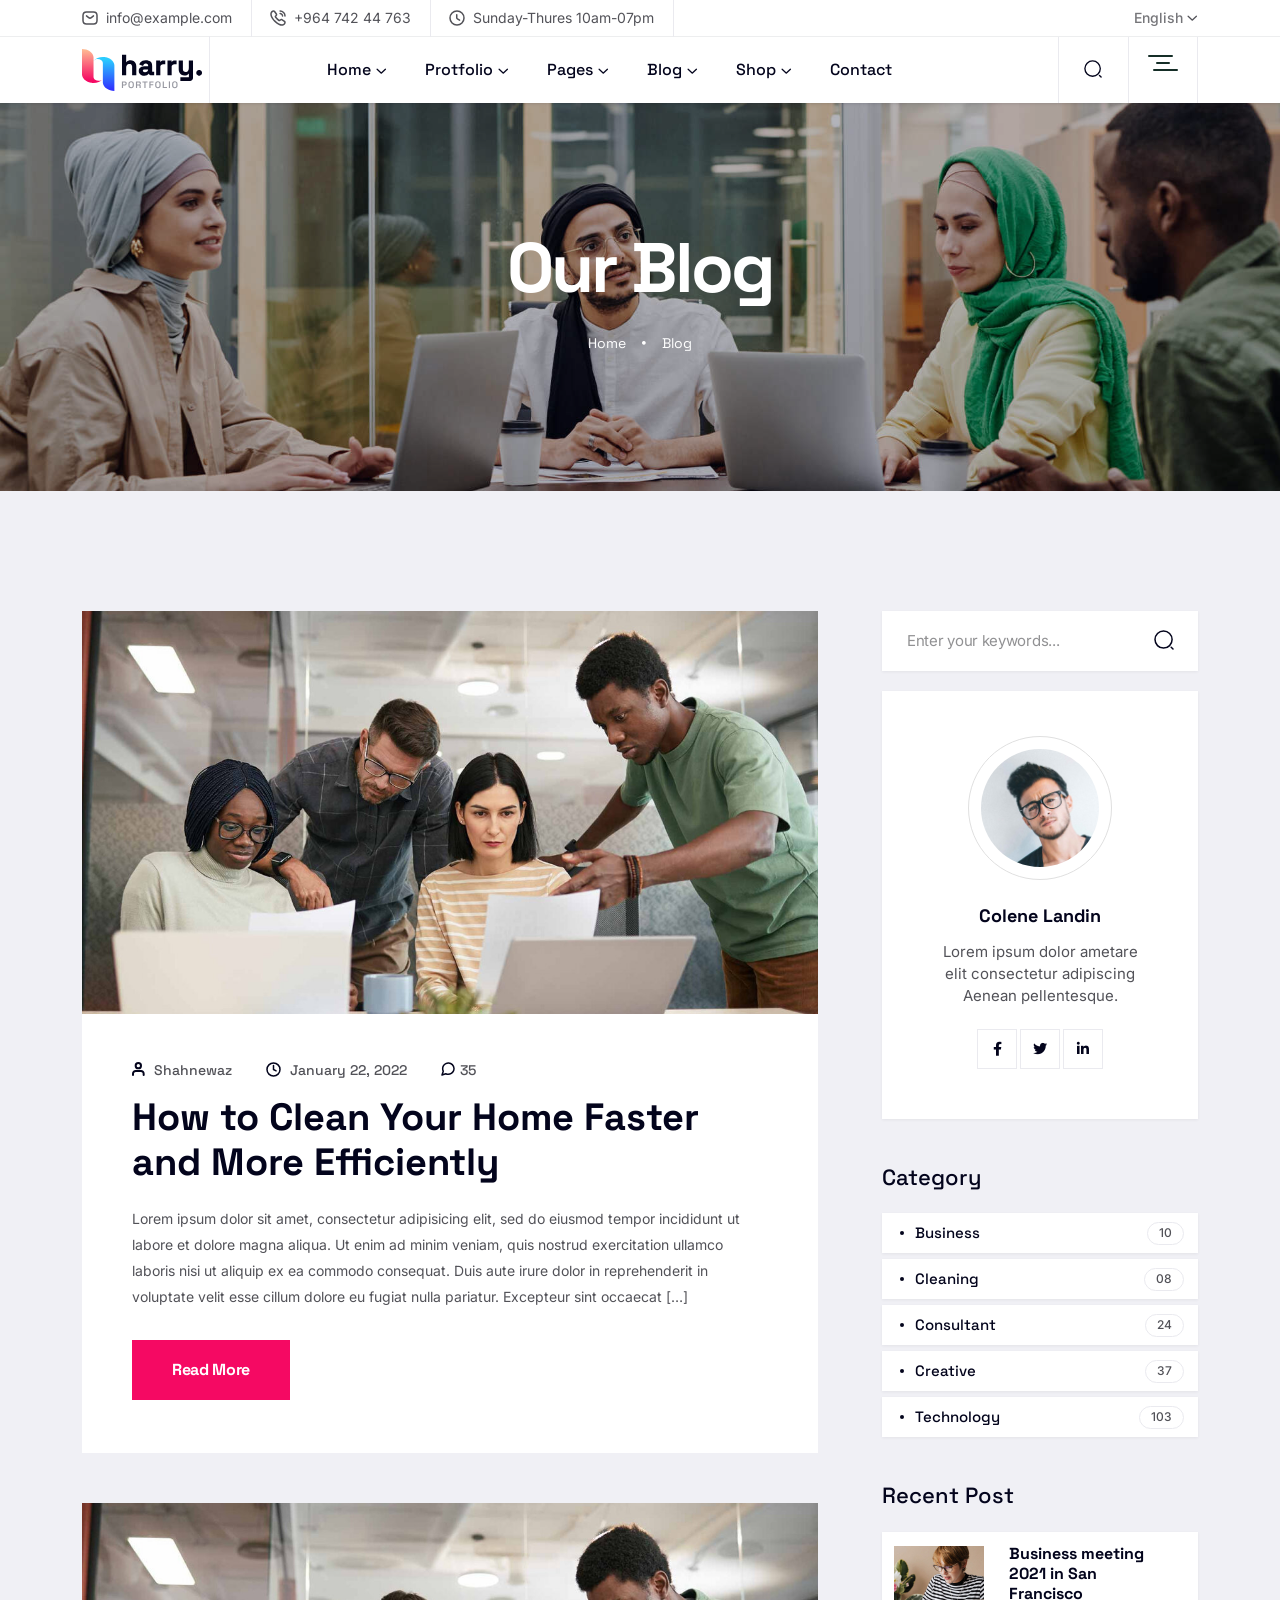
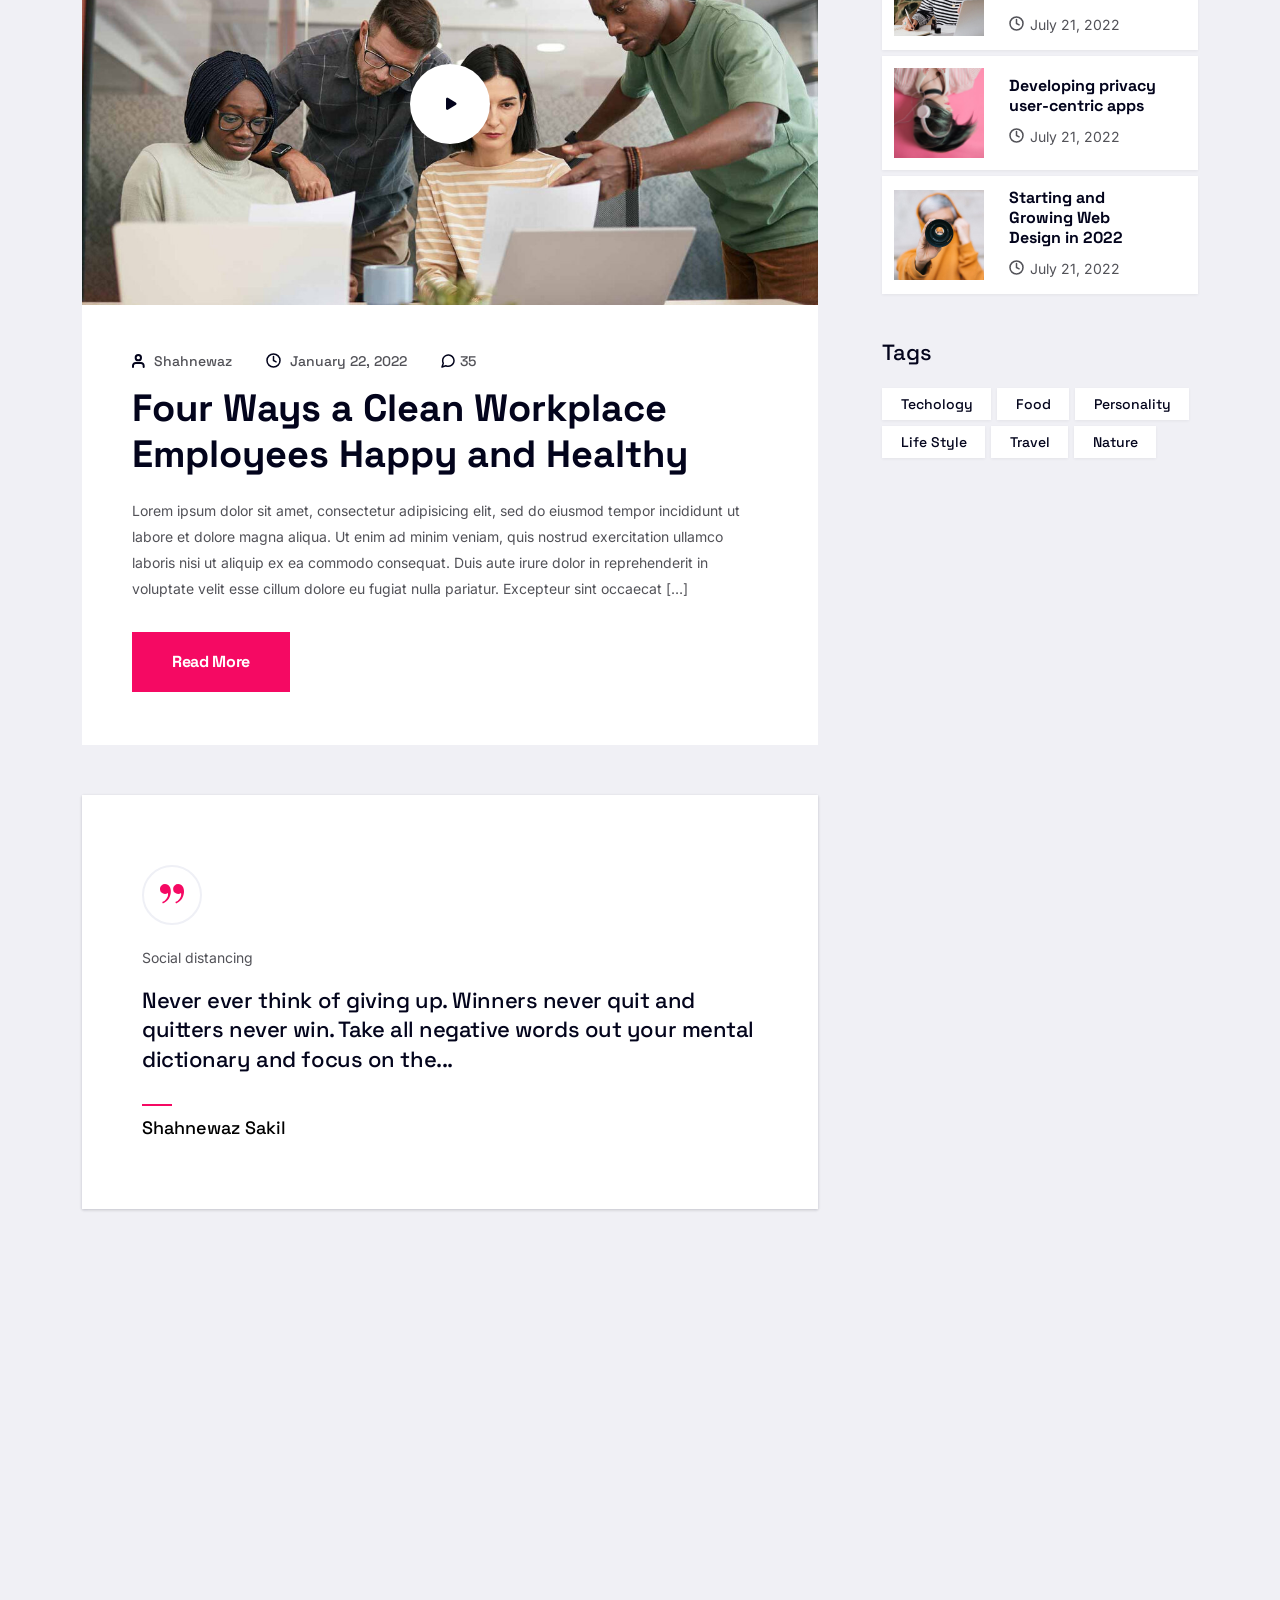
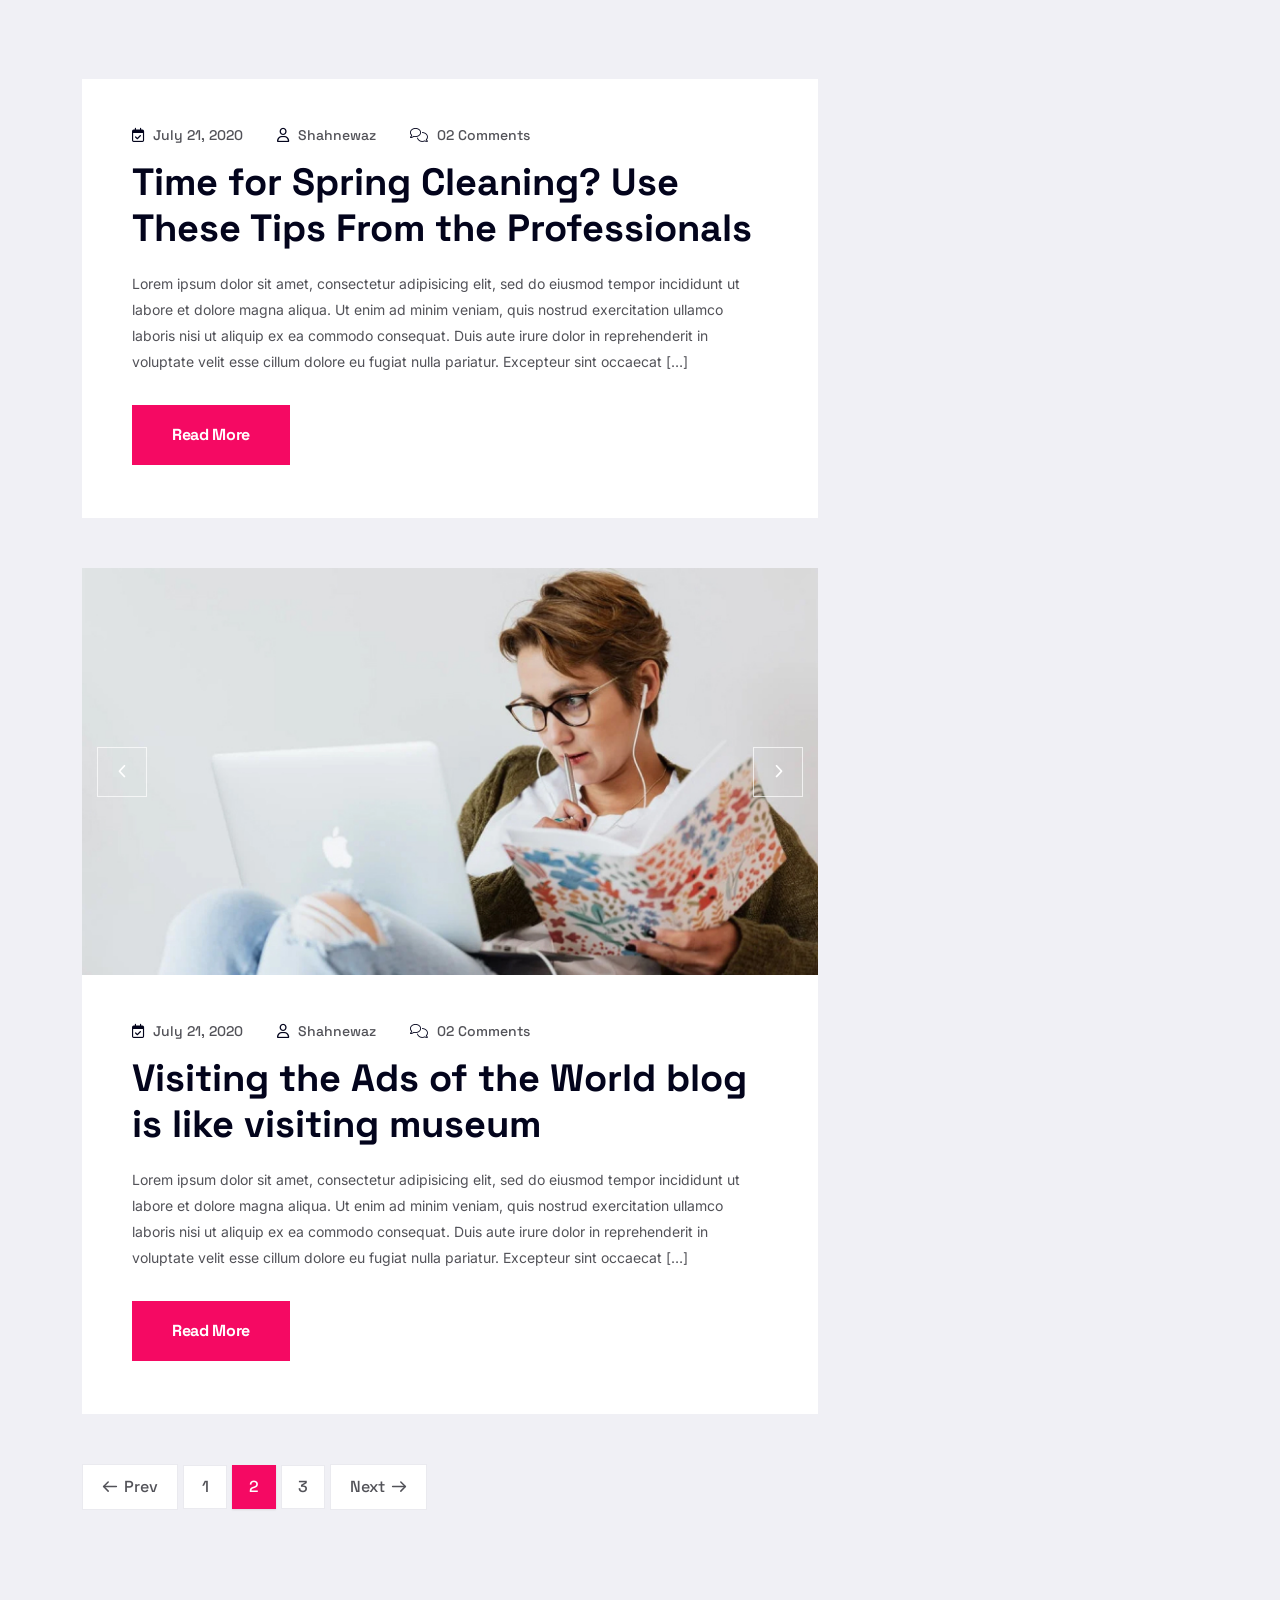
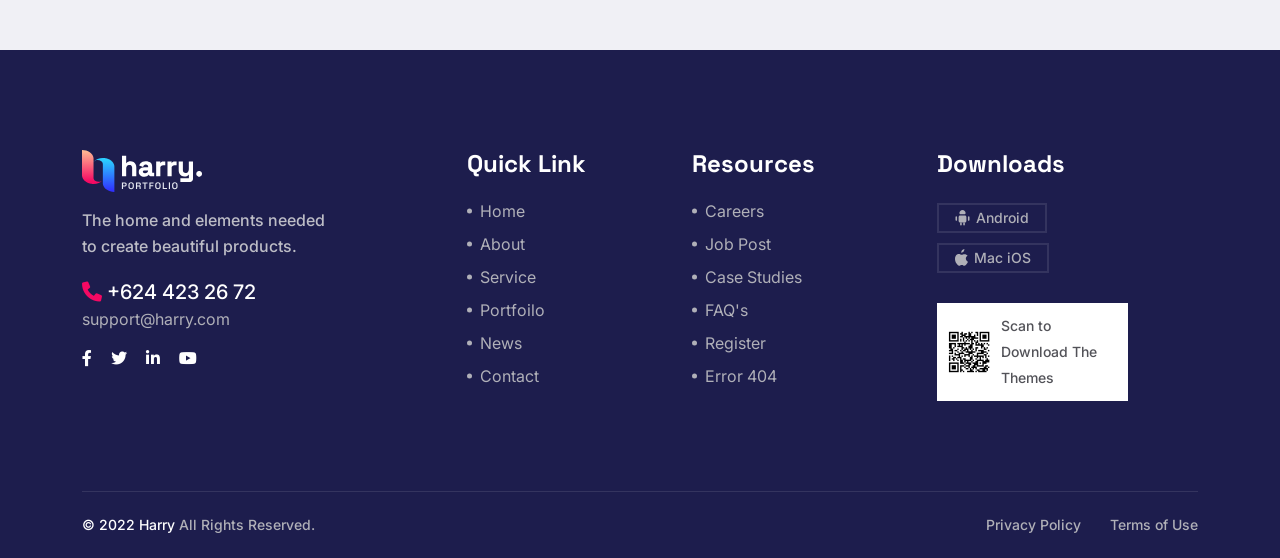
<file: blog.html>
<!doctype html>
<html class="no-js" lang="zxx">
   <head>
      <meta charset="utf-8">
      <meta http-equiv="x-ua-compatible" content="ie=edge">
      <title>Blog Standard - Harry</title>
      <meta name="description" content="">
      <meta name="viewport" content="width=device-width, initial-scale=1">

      <!-- Place favicon.ico in the root directory -->
      <link rel="shortcut icon" type="image/x-icon" href="assets/img/logo/favicon.png">

      <!-- CSS here -->
      <link rel="stylesheet" href="assets/css/bootstrap.css">
      <link rel="stylesheet" href="assets/css/meanmenu.css">
      <link rel="stylesheet" href="assets/css/animate.css">
      <link rel="stylesheet" href="assets/css/swiper-bundle.css">
      <link rel="stylesheet" href="assets/css/slick.css">
      <link rel="stylesheet" href="assets/css/nouislider.css">
      <link rel="stylesheet" href="assets/css/backtotop.css">
      <link rel="stylesheet" href="assets/css/magnific-popup.css">
      <link rel="stylesheet" href="assets/css/nice-select.css">
      <link rel="stylesheet" href="assets/css/font-awesome-pro.css">
      <link rel="stylesheet" href="assets/css/elegant-icon.css">
      <link rel="stylesheet" href="assets/css/spacing.css">
      <link rel="stylesheet" href="assets/css/main.css">
   </head>
   <body>
      <!--[if lte IE 9]>
      <p class="browserupgrade">You are using an <strong>outdated</strong> browser. Please <a href="https://browsehappy.com/">upgrade your browser</a> to improve your experience and security.</p>
      <![endif]-->


      <!-- pre loader area start -->
      <div id="loading">
         <div id="loading-center">
            <div id="loading-center-absolute">
               <!-- loading content here -->
               <div class="preloader__content text-center">
                  <div class="preloader__logo">
                     <img src="assets/img/logo/logo-preloader.svg" alt="">
                  </div>
                  <div id="tp-loading-bar" class="preloader__bar">
                     <div id="tp-loading-line" class="preloader__bar-inner"></div>
                  </div>
                  <h3 class="preloader__title">harry</h3>
                  <div class="preloader__with-text ">
                     <div class="preloader__with-text-wrapper">
                         <span data-text-preloader="h" class="preloader__title-2">h</span>
                         <span data-text-preloader="a" class="preloader__title-2">a</span>
                         <span data-text-preloader="r" class="preloader__title-2">r</span>
                         <span data-text-preloader="r" class="preloader__title-2">r</span>
                         <span data-text-preloader="y" class="preloader__title-2">y</span>
                     </div>
                 </div>
                  <p class="preloader__loading">Loading</p>
               </div>
            </div>
         </div>  
      </div>
      <!-- pre loader area end -->

      <!-- back to top start -->
      <div class="back-to-top-wrapper">
         <button id="back_to_top" type="button" class="back-to-top-btn">
            <svg width="12" height="7" viewBox="0 0 12 7" fill="none" xmlns="http://www.w3.org/2000/svg">
               <path d="M11 6L6 1L1 6" stroke="currentColor" stroke-width="1.5" stroke-linecap="round" stroke-linejoin="round"/>
            </svg>               
         </button>
      </div>
      <!-- back to top end -->
      
      
      <!-- header area start -->
      <header>
         <div class="header__area header__white-solid">
            <div class="header__top header__border d-none d-lg-block">
               <div class="container">
                  <div class="row align-items-center">
                     <div class="col-xxl-9 col-xl-9 col-lg-9 col-md-10">
                        <div class="header__info">
                           <ul>
                              <li>
                                 <a href="mailto:info@educal.com">
                                    <span>
                                       <svg width="16" height="14" viewBox="0 0 16 14" fill="none" xmlns="http://www.w3.org/2000/svg">
                                          <path d="M11.5 12.9H4.5C2.4 12.9 1 11.85 1 9.4V4.5C1 2.05 2.4 1 4.5 1H11.5C13.6 1 15 2.05 15 4.5V9.4C15 11.85 13.6 12.9 11.5 12.9Z" stroke="currentColor" stroke-width="1.5" stroke-miterlimit="10" stroke-linecap="round" stroke-linejoin="round"/>
                                          <path d="M11.5 4.85059L9.309 6.60059C8.588 7.17459 7.405 7.17459 6.684 6.60059L4.5 4.85059" stroke="currentColor" stroke-width="1.5" stroke-miterlimit="10" stroke-linecap="round" stroke-linejoin="round"/>
                                       </svg>
                                    </span> 
                                    info@example.com
                                 </a>
                              </li>
                              <li>
                                 <a href="tel:964-742-44-763">
                                    <span>
                                       <svg width="16" height="16" viewBox="0 0 16 16" fill="none" xmlns="http://www.w3.org/2000/svg">
                                          <path d="M14.979 12.431C14.979 12.683 14.923 12.942 14.804 13.194C14.685 13.446 14.531 13.684 14.328 13.908C13.985 14.286 13.607 14.559 13.18 14.734C12.76 14.909 12.305 15 11.815 15C11.101 15 10.338 14.832 9.533 14.489C8.728 14.146 7.923 13.684 7.125 13.103C6.32 12.515 5.557 11.864 4.829 11.143C4.108 10.415 3.457 9.652 2.876 8.854C2.302 8.056 1.84 7.258 1.504 6.467C1.168 5.669 1 4.906 1 4.178C1 3.702 1.084 3.247 1.252 2.827C1.42 2.4 1.686 2.008 2.057 1.658C2.505 1.217 2.995 1 3.513 1C3.709 1 3.905 1.042 4.08 1.126C4.262 1.21 4.423 1.336 4.549 1.518L6.173 3.807C6.299 3.982 6.39 4.143 6.453 4.297C6.516 4.444 6.551 4.591 6.551 4.724C6.551 4.892 6.502 5.06 6.404 5.221C6.313 5.382 6.18 5.55 6.012 5.718L5.48 6.271C5.403 6.348 5.368 6.439 5.368 6.551C5.368 6.607 5.375 6.656 5.389 6.712C5.41 6.768 5.431 6.81 5.445 6.852C5.571 7.083 5.788 7.384 6.096 7.748C6.411 8.112 6.747 8.483 7.111 8.854C7.489 9.225 7.853 9.568 8.224 9.883C8.588 10.191 8.889 10.401 9.127 10.527C9.162 10.541 9.204 10.562 9.253 10.583C9.309 10.604 9.365 10.611 9.428 10.611C9.547 10.611 9.638 10.569 9.715 10.492L10.247 9.967C10.422 9.792 10.59 9.659 10.751 9.575C10.912 9.477 11.073 9.428 11.248 9.428C11.381 9.428 11.521 9.456 11.675 9.519C11.829 9.582 11.99 9.673 12.165 9.792L14.482 11.437C14.664 11.563 14.79 11.71 14.867 11.885C14.937 12.06 14.979 12.235 14.979 12.431Z" stroke="currentColor" stroke-width="1.5" stroke-miterlimit="10"/>
                                          <path d="M12.5497 5.89986C12.5497 5.47986 12.2207 4.83586 11.7307 4.31086C11.2827 3.82786 10.6877 3.44986 10.0997 3.44986" stroke="currentColor" stroke-width="1.5" stroke-linecap="round" stroke-linejoin="round"/>
                                          <path d="M14.9997 5.9C14.9997 3.191 12.8087 1 10.0997 1" stroke="currentColor" stroke-width="1.5" stroke-linecap="round" stroke-linejoin="round"/>
                                       </svg>
                                    </span>
                                    +964 742 44 763
                                 </a>
                              </li>
                              <li>
                                 <span>
                                    <span>
                                       <svg width="16" height="16" viewBox="0 0 16 16" fill="none" xmlns="http://www.w3.org/2000/svg">
                                          <path d="M15 8C15 11.864 11.864 15 8 15C4.136 15 1 11.864 1 8C1 4.136 4.136 1 8 1C11.864 1 15 4.136 15 8Z" stroke="currentColor" stroke-width="1.5" stroke-linecap="round" stroke-linejoin="round"/>
                                          <path d="M10.5969 10.226L8.42691 8.93101C8.04891 8.70701 7.74091 8.16801 7.74091 7.72701V4.85701" stroke="currentColor" stroke-width="1.5" stroke-linecap="round" stroke-linejoin="round"/>
                                       </svg>
                                    </span>
                                    Sunday-Thures 10am-07pm
                                 </span>
                              </li>
                           </ul>
                        </div>
                     </div>
                     <div class="col-xxl-3 col-xl-3 col-lg-3 col-md-2">
                        <div class="header__top-right d-flex justify-content-end align-items-center">
                           <div class="header__lang ml-30">
                              <span class="header__lang-selected-lang tp-lang-toggle" id="tp-header-lang-toggle">English</span>
                              <ul class="header__lang-list tp-lang-list">
                                 <li>Spanish</li>
                                 <li>English</li>
                                 <li>Canada</li>
                              </ul>
                           </div>
                        </div>
                     </div>
                  </div>
               </div>
            </div>
            <div class="header__bottom header__sticky" id="header-sticky">
               <div class="container">
                  <div class="mega-menu-wrapper p-relative">
                     <div class="row align-items-center">
                        <div class="col-xxl-2 col-xl-2 col-lg-2 col-md-4 col-sm-5 col-8">
                           <div class="logo logo-border">
                              <a href="index.html">
                                 <img src="assets/img/logo/logo-black.svg" alt="logo">
                              </a>
                           </div>
                        </div>
                        <div class="col-xxl-7 col-xl-8 col-lg-8 d-none d-lg-block">
                           <div class="main-menu pl-55 main-menu-ff-space">
                              <nav id="mobile-menu">
                                 <ul>
                                    <li class="has-dropdown">
                                       <a href="index.html">Home</a>
                                       <ul class="submenu">
                                          <li><a href="index.html">Main Demo</a></li>
                                          <li><a href="index-shop.html">Shop Demo</a></li>
                                       </ul>
                                    </li>
                                    <li class="has-dropdown">
                                       <a href="portfolio.html">Protfolio</a>
                                       <ul class="submenu">
                                          <li><a href="portfolio.html">Classic Style</a></li>
                                          <li><a href="portfolio-details-list.html">List With Details</a></li>
                                       </ul>
                                    </li>
                                    <li class="has-dropdown ">
                                       <a href="#">Pages</a>
                                       <ul class="submenu">
                                          <li><a href="portfolio.html">Portfoilo</a></li>
                                          <li><a href="portfolio-details-list.html">Portfoilo Details</a></li>
                                          <li><a href="about-me.html">About Me</a></li>
                                          <li><a href="cart.html">Cart</a></li>
                                          <li><a href="checkout.html">Checkout</a></li>
                                          <li><a href="services.html">Services</a></li>
                                          <li><a href="services-details.html">Service Details</a></li>
                                          <li><a href="404.html">404 Page</a></li>
                                       </ul>
                                    </li>
                                    <li class="has-dropdown">
                                       <a href="blog.html">Blog</a>
                                       <ul class="submenu">
                                          <li><a href="blog.html">Blog Standard</a></li>
                                          <li><a href="blog-details.html">Blog Details</a></li>
                                       </ul>
                                    </li>
                                    <li class="has-dropdown">
                                       <a href="shop.html">Shop</a>
                                       <ul class="submenu">
                                          <li><a href="shop.html">Shop</a></li>
                                          <li><a href="product-details.html">Product Details</a></li>
                                       </ul>
                                    </li>
                                    <li>
                                       <a href="contact.html">Contact</a>
                                    </li>
                                 </ul>
                              </nav>
                              <!-- for wp -->
                              <div class="header__hamburger ml-50 d-none">
                                 <button type="button" class="hamburger-btn offcanvas-open-btn">
                                    <span></span>
                                    <span></span>
                                    <span></span>
                                 </button>
                              </div>
                           </div>
                        </div>
                        <div class="col-xxl-3 col-xl-2 col-lg-2 col-md-8 col-sm-7 col-4">
                           <div class="header__bottom-right d-flex justify-content-end align-items-center pl-30">
                              <div class="header__action d-none d-xl-block">
                                 <ul>
                                    <li>
                                       <a href="javascript:void(0);" class="search-open-btn">
                                          <svg width="20" height="20" viewBox="0 0 20 20" fill="none" xmlns="http://www.w3.org/2000/svg">
                                             <path d="M9.55 18.1C14.272 18.1 18.1 14.272 18.1 9.55C18.1 4.82797 14.272 1 9.55 1C4.82797 1 1 4.82797 1 9.55C1 14.272 4.82797 18.1 9.55 18.1Z" stroke="currentColor" stroke-width="1.5" stroke-linecap="round" stroke-linejoin="round"/>
                                             <path d="M19.0002 19.0002L17.2002 17.2002" stroke="currentColor" stroke-width="1.5" stroke-linecap="round" stroke-linejoin="round"/>
                                          </svg>                                          
                                       </a>
                                    </li>
                                    <li>
                                       <button type="button"  class="hamburger-btn hamburger-btn-black offcanvas-open-btn">
                                          <span></span>
                                          <span></span>
                                          <span></span>
                                       </button>
                                    </li>
                                 </ul>
                              </div>
                              <div class="header__hamburger ml-50 d-xl-none">
                                 <button type="button" class="hamburger-btn hamburger-btn-black offcanvas-open-btn">
                                    <span></span>
                                    <span></span>
                                    <span></span>
                                 </button>
                              </div>
                           </div>
                        </div>
                     </div>
                  </div>
               </div>
            </div>
         </div>
      </header>
      <!-- header area end -->

      <!-- offcanvas area start -->
      <div class="offcanvas__area offcanvas__area-1">
         <div class="offcanvas__wrapper">
            <div class="offcanvas__shape">
               <img class="offcanvas__shape-1" src="assets/img/shape/offcanvas-shape-1.png" alt="">
            </div>
            <div class="offcanvas__close">
               <button class="offcanvas__close-btn offcanvas-close-btn">
                  <svg width="12" height="12" viewBox="0 0 12 12" fill="none" xmlns="http://www.w3.org/2000/svg">
                     <path d="M11 1L1 11" stroke="currentColor" stroke-width="1.5" stroke-linecap="round" stroke-linejoin="round"/>
                     <path d="M1 1L11 11" stroke="currentColor" stroke-width="1.5" stroke-linecap="round" stroke-linejoin="round"/>
                 </svg>
               </button>
            </div>
            <div class="offcanvas__content">
               <div class="offcanvas__top mb-70 d-flex justify-content-between align-items-center">
                  <div class="offcanvas__logo logo">
                     <a href="index.html">
                        <img src="assets/img/logo/logo-black.svg" alt="logo">
                     </a>
                  </div>
               </div>
               <div class="mobile-menu fix d-lg-none"></div>
               <div class="offcanvas__menu offcanvas__menu-ff-space d-none d-lg-block">
                  <nav>
                     <ul>
                        <li><a href="index.html">Home</a></li>
                        <li><a href="about.html">About</a></li>
                        <li><a href="services.html">Service</a></li>
                        <li><a href="blog-grid-2.html">Blog</a></li>
                        <li><a href="portfolio.html">Portfolio</a></li>
                        <li><a href="contact.html">Contact</a></li>
                     </ul>
                  </nav>
               </div>
               <div class="offcanvas__btn">
                  <a href="contact.html" class="tp-btn-offcanvas">Getting Started <i class="fa-regular fa-chevron-right"></i></a>
               </div>
               <div class="offcanvas__social">
                  <h3 class="offcanvas__social-title">Follow :</h3>
                  <a href="#"><i class="fab fa-facebook-f"></i></a>
                  <a href="#"><i class="fab fa-twitter"></i></a>
                  <a href="#"><i class="fab fa-youtube"></i></a>
                  <a href="#"><i class="fab fa-linkedin"></i></a>
               </div>
               <div class="offcanvas__contact">
                  <p class="offcanvas__contact-call"><a href="tel:+964-742-44-763">+964 742 44 763</a></p>
                  <p class="offcanvas__contact-mail"><a href="mailto:info@harry.com">info@harry.com</a></p>
               </div>
            </div>
         </div>
      </div>
      <div class="body-overlay"></div>
      <!-- offcanvas area end -->

      <!-- search popup start -->
      <div class="search__popup">
         <div class="container">
            <div class="row">
               <div class="col-xxl-12">
                  <div class="search__wrapper">
                     <div class="search__top d-flex justify-content-between align-items-center">
                        <div class="search__logo">
                           <a href="index.html">
                              <img src="assets/img/logo/logo.svg" alt="">
                           </a>
                        </div>
                        <div class="search__close">
                           <button type="button" class="search__close-btn search-close-btn">
                              <svg width="18" height="18" viewBox="0 0 18 18" fill="none" xmlns="http://www.w3.org/2000/svg">
                                 <path d="M17 1L1 17" stroke="currentColor" stroke-width="1.5" stroke-linecap="round" stroke-linejoin="round"/>
                                 <path d="M1 1L17 17" stroke="currentColor" stroke-width="1.5" stroke-linecap="round" stroke-linejoin="round"/>
                              </svg>                                 
                           </button>
                        </div>
                     </div>
                     <div class="search__form">
                        <form action="#">
                           <div class="search__input">
                              <input class="search-input-field" type="text" placeholder="Type here to search...">
                              <span class="search-focus-border"></span>
                              <button type="submit">
                                 <svg width="20" height="20" viewBox="0 0 20 20" fill="none" xmlns="http://www.w3.org/2000/svg">
                                    <path d="M9.55 18.1C14.272 18.1 18.1 14.272 18.1 9.55C18.1 4.82797 14.272 1 9.55 1C4.82797 1 1 4.82797 1 9.55C1 14.272 4.82797 18.1 9.55 18.1Z" stroke="currentColor" stroke-width="1.5" stroke-linecap="round" stroke-linejoin="round"/>
                                    <path d="M19.0002 19.0002L17.2002 17.2002" stroke="currentColor" stroke-width="1.5" stroke-linecap="round" stroke-linejoin="round"/>
                                 </svg> 
                              </button>
                           </div>
                        </form>
                     </div>
                  </div>
               </div>
            </div>
         </div>
      </div>
      <!-- search popup end -->

      <main>

         <!-- breadcrumb area start -->
         <section class="breadcrumb__area pt-130 pb-115 breadcrumb__style-10 black-bg p-relative z-index-1">
            <div class="breadcrumb__bg-4 breadcrumb__bg-overlay m-img include-bg" data-background="assets/img/blog/breadcrumb/blog-breadcrumb-slider-3.jpg"></div>
               <div class="container">
                  <div class="row justify-content-center">
                     <div class="col-xl-10">
                        <div class="breadcrumb__content text-center">
                           <h3 class="breadcrumb__title">Our Blog</h3>
                           <div class="breadcrumb__list">
                              <span><a href="#">Home</a></span>
                              <span class="dvdr"><i class="fa-solid fa-circle-small"></i></span>
                              <span>Blog</span>
                           </div>
                        </div>
                     </div>
                  </div>
               </div>
         </section>
         <!-- breadcrumb area end -->

         <!-- postbox area start -->
         <section class="postbox__area grey-bg-4 pt-120 pb-120">
            <div class="container">
               <div class="row">
                  <div class="col-xxl-8 col-lg-8">
                     <div class="postbox__wrapper">
                        <article class="postbox__item format-image mb-50 transition-3">
                           <div class="postbox__thumb w-img">
                              <a href="blog-details.html">
                                 <img src="assets/img/blog/blog-big-1.jpg" alt="">
                              </a>
                           </div>
                           <div class="postbox__content">
                              <div class="postbox__meta">
                                 <span>
                                    <a href="#">
                                       <svg width="13" height="14" viewBox="0 0 13 14" fill="none" xmlns="http://www.w3.org/2000/svg">
                                          <path d="M11.6667 13V11.6667C11.6667 10.9594 11.3857 10.2811 10.8856 9.78105C10.3855 9.28095 9.70724 9 9 9H3.66667C2.95942 9 2.28115 9.28095 1.78105 9.78105C1.28095 10.2811 1 10.9594 1 11.6667V13" stroke="currentColor" stroke-width="2" stroke-linecap="round" stroke-linejoin="round"/>
                                          <path d="M6.33317 6.33333C7.80593 6.33333 8.99984 5.13943 8.99984 3.66667C8.99984 2.19391 7.80593 1 6.33317 1C4.86041 1 3.6665 2.19391 3.6665 3.66667C3.6665 5.13943 4.86041 6.33333 6.33317 6.33333Z" stroke="currentColor" stroke-width="2" stroke-linecap="round" stroke-linejoin="round"/>
                                       </svg>
                                    Shahnewaz
                                    </a>
                                 </span>
                                 <span>
                                    <svg width="15" height="15" viewBox="0 0 15 15" fill="none" xmlns="http://www.w3.org/2000/svg">
                                       <path d="M7.5 14C11.0899 14 14 11.0899 14 7.5C14 3.91015 11.0899 1 7.5 1C3.91015 1 1 3.91015 1 7.5C1 11.0899 3.91015 14 7.5 14Z" stroke="currentColor" stroke-width="1.5" stroke-linecap="round" stroke-linejoin="round"/>
                                       <path d="M7.5 3.59961V7.49961L10.1 8.79961" stroke="currentColor" stroke-width="1.5" stroke-linecap="round" stroke-linejoin="round"/>
                                    </svg> January 22, 2022
                                 </span>
                                 <span>
                                    <svg width="14" height="14" viewBox="0 0 14 14" fill="none" xmlns="http://www.w3.org/2000/svg">
                                       <path d="M12.9718 6.66668C12.9741 7.54659 12.769 8.4146 12.3732 9.20001C11.9039 10.1412 11.1825 10.9328 10.2897 11.4862C9.39697 12.0396 8.36813 12.3329 7.31844 12.3333C6.4406 12.3356 5.57463 12.13 4.79106 11.7333L1 13L2.26369 9.20001C1.86791 8.4146 1.66281 7.54659 1.6651 6.66668C1.66551 5.61452 1.95815 4.58325 2.51025 3.68838C3.06236 2.79352 3.85211 2.0704 4.79106 1.60002C5.57463 1.20331 6.4406 0.997725 7.31844 1.00002H7.65099C9.03729 1.07668 10.3467 1.66319 11.3284 2.64726C12.3102 3.63132 12.8953 4.94378 12.9718 6.33334V6.66668Z" stroke="currentColor" stroke-width="1.5" stroke-linecap="round" stroke-linejoin="round"/>
                                    </svg>35
                                 </span>
                              </div>
                              <h3 class="postbox__title">
                                 <a href="blog-details.html">How to Clean Your Home Faster and More Efficiently</a>
                              </h3>
                              <div class="postbox__text">
                                 <p>Lorem ipsum dolor sit amet, consectetur adipisicing elit, sed do eiusmod tempor incididunt ut labore et dolore magna aliqua. Ut enim ad minim veniam, quis nostrud exercitation ullamco laboris nisi ut aliquip ex ea commodo consequat. Duis aute irure dolor in reprehenderit in voluptate velit esse cillum dolore eu fugiat nulla pariatur. Excepteur sint occaecat […]</p>
                              </div>
                              <div class="postbox__read-more">
                                 <a href="blog-details.html" class="tp-btn">read more</a>                               
                              </div>
                           </div>
                        </article>
                        <article class="postbox__item format-video mb-50 transition-3">
                           <div class="postbox__thumb postbox__video w-img p-relative">
                              <a href="blog-details.html">
                                 <img src="assets/img/blog/blog-big-1.jpg" alt="">
                              </a>
                              <a href="https://youtu.be/-WRZI63emjs" class="play-btn pulse-btn popup-video"><i class="fas fa-play"></i></a>
                           </div>
                           <div class="postbox__content">
                              <div class="postbox__meta">
                                 <span>
                                    <a href="#">
                                       <svg width="13" height="14" viewBox="0 0 13 14" fill="none" xmlns="http://www.w3.org/2000/svg">
                                          <path d="M11.6667 13V11.6667C11.6667 10.9594 11.3857 10.2811 10.8856 9.78105C10.3855 9.28095 9.70724 9 9 9H3.66667C2.95942 9 2.28115 9.28095 1.78105 9.78105C1.28095 10.2811 1 10.9594 1 11.6667V13" stroke="currentColor" stroke-width="2" stroke-linecap="round" stroke-linejoin="round"/>
                                          <path d="M6.33317 6.33333C7.80593 6.33333 8.99984 5.13943 8.99984 3.66667C8.99984 2.19391 7.80593 1 6.33317 1C4.86041 1 3.6665 2.19391 3.6665 3.66667C3.6665 5.13943 4.86041 6.33333 6.33317 6.33333Z" stroke="currentColor" stroke-width="2" stroke-linecap="round" stroke-linejoin="round"/>
                                       </svg>
                                    Shahnewaz
                                    </a>
                                 </span>
                                 <span>
                                    <svg width="15" height="15" viewBox="0 0 15 15" fill="none" xmlns="http://www.w3.org/2000/svg">
                                       <path d="M7.5 14C11.0899 14 14 11.0899 14 7.5C14 3.91015 11.0899 1 7.5 1C3.91015 1 1 3.91015 1 7.5C1 11.0899 3.91015 14 7.5 14Z" stroke="currentColor" stroke-width="1.5" stroke-linecap="round" stroke-linejoin="round"/>
                                       <path d="M7.5 3.59961V7.49961L10.1 8.79961" stroke="currentColor" stroke-width="1.5" stroke-linecap="round" stroke-linejoin="round"/>
                                    </svg> January 22, 2022
                                 </span>
                                 <span>
                                    <svg width="14" height="14" viewBox="0 0 14 14" fill="none" xmlns="http://www.w3.org/2000/svg">
                                       <path d="M12.9718 6.66668C12.9741 7.54659 12.769 8.4146 12.3732 9.20001C11.9039 10.1412 11.1825 10.9328 10.2897 11.4862C9.39697 12.0396 8.36813 12.3329 7.31844 12.3333C6.4406 12.3356 5.57463 12.13 4.79106 11.7333L1 13L2.26369 9.20001C1.86791 8.4146 1.66281 7.54659 1.6651 6.66668C1.66551 5.61452 1.95815 4.58325 2.51025 3.68838C3.06236 2.79352 3.85211 2.0704 4.79106 1.60002C5.57463 1.20331 6.4406 0.997725 7.31844 1.00002H7.65099C9.03729 1.07668 10.3467 1.66319 11.3284 2.64726C12.3102 3.63132 12.8953 4.94378 12.9718 6.33334V6.66668Z" stroke="currentColor" stroke-width="1.5" stroke-linecap="round" stroke-linejoin="round"/>
                                    </svg>35
                                 </span>
                              </div>
                              <h3 class="postbox__title">
                                 <a href="blog-details.html">Four Ways a Clean Workplace Employees Happy and Healthy</a>
                              </h3>
                              <div class="postbox__text">
                                 <p>Lorem ipsum dolor sit amet, consectetur adipisicing elit, sed do eiusmod tempor incididunt ut labore et dolore magna aliqua. Ut enim ad minim veniam, quis nostrud exercitation ullamco laboris nisi ut aliquip ex ea commodo consequat. Duis aute irure dolor in reprehenderit in voluptate velit esse cillum dolore eu fugiat nulla pariatur. Excepteur sint occaecat […]</p>
                              </div>
                              <div class="postbox__read-more">
                                 <a href="blog-details.html" class="tp-btn">read more</a>
                              </div>
                           </div>
                        </article>
                        <article class="postbox__item format-quote mb-50 transition-3">
                           <div class="postbox__quote postbox__quote-style-3">
                              <div class="blog__grid-quote mb-30">
                                 <div class="blog__grid-quote-icon">
                                    <span>
                                       <svg width="24" height="20" viewBox="0 0 24 20" fill="none" xmlns="http://www.w3.org/2000/svg">
                                          <path d="M18.1161 0C19.2516 0 20.1806 0.232258 20.9032 0.696775C21.6258 1.16129 22.2194 1.75484 22.6839 2.47742C23.2516 3.30323 23.6129 4.20646 23.7677 5.1871C23.9226 6.16775 24 6.96775 24 7.5871C24 10.1161 23.3548 12.4129 22.0645 14.4774C20.7742 16.5419 18.7613 18.2194 16.0258 19.5097L15.329 18.1161C16.929 17.4452 18.2968 16.3871 19.4323 14.9419C20.6194 13.4968 21.2129 12.0258 21.2129 10.529C21.2129 9.90968 21.1355 9.36774 20.9806 8.90323C20.1548 9.5742 19.2 9.90968 18.1161 9.90968C16.7742 9.90968 15.6129 9.47097 14.6323 8.59355C13.6516 7.71613 13.1613 6.50323 13.1613 4.95484C13.1613 3.50968 13.6516 2.32258 14.6323 1.39355C15.6129 0.464517 16.7742 0 18.1161 0ZM4.95484 0C6.09032 0 7.01936 0.232258 7.74194 0.696775C8.46452 1.16129 9.05807 1.75484 9.52258 2.47742C10.0903 3.30323 10.4516 4.20646 10.6065 5.1871C10.7613 6.16775 10.8387 6.96775 10.8387 7.5871C10.8387 10.1161 10.1935 12.4129 8.90323 14.4774C7.6129 16.5419 5.6 18.2194 2.86452 19.5097L2.16774 18.1161C3.76774 17.4452 5.13548 16.3871 6.27097 14.9419C7.45806 13.4968 8.05161 12.0258 8.05161 10.529C8.05161 9.90968 7.97419 9.36774 7.81936 8.90323C6.99355 9.5742 6.03871 9.90968 4.95484 9.90968C3.6129 9.90968 2.45161 9.47097 1.47097 8.59355C0.490323 7.71613 0 6.50323 0 4.95484C0 3.50968 0.490323 2.32258 1.47097 1.39355C2.45161 0.464517 3.6129 0 4.95484 0Z" fill="currentColor"/>
                                       </svg>                                 
                                    </span>
                                 </div>
                                 <div class="blog__grid-quote-content">
                                    <span>Social distancing</span>
                                    <p>Never ever think of giving up. Winners never quit and quitters never win. Take all negative words out your mental dictionary and focus on the...</p>
                                    <cite>Shahnewaz Sakil</cite>
                                 </div>
                              </div>
                           </div>
                        </article>
                        <article class="postbox__item format-audio mb-50 transition-3">
                           <div class="postbox__thumb postbox__audio w-img p-relative">
                              <iframe allow="autoplay" src="https://w.soundcloud.com/player/?url=https%3A//api.soundcloud.com/tracks/316547873&color=%23ff5500&auto_play=false&hide_related=false&show_comments=true&show_user=true&show_reposts=false&show_teaser=true&visual=true"></iframe>
                           </div>
                           <div class="postbox__content">
                              <div class="postbox__meta">
                                 <span><i class="far fa-calendar-check"></i> July 21, 2020 </span>
                                 <span><a href="#"><i class="far fa-user"></i> Shahnewaz</a></span>
                                 <span><a href="#"><i class="fal fa-comments"></i> 02 Comments</a></span>
                              </div>
                              <h3 class="postbox__title">
                                 <a href="blog-details.html">Time for Spring Cleaning? Use These Tips From the Professionals</a>
                              </h3>
                              <div class="postbox__text">
                                 <p>Lorem ipsum dolor sit amet, consectetur adipisicing elit, sed do eiusmod tempor incididunt ut labore et dolore magna aliqua. Ut enim ad minim veniam, quis nostrud exercitation ullamco laboris nisi ut aliquip ex ea commodo consequat. Duis aute irure dolor in reprehenderit in voluptate velit esse cillum dolore eu fugiat nulla pariatur. Excepteur sint occaecat […]</p>
                              </div>
                              <div class="postbox__read-more">
                                 <a href="blog-details.html" class="tp-btn">read more</a>
                              </div>
                           </div>
                        </article>
                        <article class="postbox__item format-image mb-50 transition-3">
                           <div class="postbox__thumb postbox__slider swiper-container w-img p-relative">
                              <div class="swiper-wrapper">
                                 <div class="postbox__slider-item swiper-slide">
                                    <img src="assets/img/blog/blog-big-4.jpg" alt="">
                                 </div>
                                 <div class="postbox__slider-item swiper-slide">
                                    <img src="assets/img/blog/blog-big-5.jpg" alt="">
                                 </div>
                                 <div class="postbox__slider-item swiper-slide">
                                    <img src="assets/img/blog/blog-big-6.jpg" alt="">
                                 </div>
                              </div>
                              <div class="postbox__nav">
                                 <button class="postbox-slider-button-next"><i class="fa-regular fa-angle-right"></i></button>
                                 <button class="postbox-slider-button-prev"><i class="fa-regular fa-angle-left"></i></button>
                              </div>
                           </div>
                           <div class="postbox__content">
                              <div class="postbox__meta">
                                 <span><i class="far fa-calendar-check"></i> July 21, 2020 </span>
                                 <span><a href="#"><i class="far fa-user"></i> Shahnewaz</a></span>
                                 <span><a href="#"><i class="fal fa-comments"></i> 02 Comments</a></span>
                              </div>
                              <h3 class="postbox__title">
                                 <a href="blog-details.html">Visiting the Ads of the World blog is like visiting  museum</a>
                              </h3>
                              <div class="postbox__text">
                                 <p>Lorem ipsum dolor sit amet, consectetur adipisicing elit, sed do eiusmod tempor incididunt ut labore et dolore magna aliqua. Ut enim ad minim veniam, quis nostrud exercitation ullamco laboris nisi ut aliquip ex ea commodo consequat. Duis aute irure dolor in reprehenderit in voluptate velit esse cillum dolore eu fugiat nulla pariatur. Excepteur sint occaecat […]</p>
                              </div>
                              <div class="postbox__read-more">
                                 <a href="blog-details.html" class="tp-btn">read more</a>
                              </div>
                           </div>
                        </article>
                        <div class="tp-pagination tp-pagination-style-2 mt-20">
                           <nav>
                              <ul>
                                 <li>
                                    <a href="blog.html" class="tp-pagination-prev prev page-numbers">
                                       <svg width="16" height="11" viewBox="0 0 16 11" fill="none" xmlns="http://www.w3.org/2000/svg">
                                          <path d="M6.17749 10.105L1.62499 5.55248L6.17749 0.999981" stroke="currentColor" stroke-width="1.5" stroke-miterlimit="10" stroke-linecap="round" stroke-linejoin="round"/>
                                          <path d="M14.3767 5.55249L1.75421 5.55249" stroke="currentColor" stroke-width="1.5" stroke-miterlimit="10" stroke-linecap="round" stroke-linejoin="round"/>
                                       </svg>                                       
                                       Prev
                                    </a>
                                 </li>
                                 <li>
                                    <a href="blog.html">1</a>
                                 </li>
                                 <li>
                                    <span class="current">2</span>
                                 </li>
                                 <li>
                                    <a href="blog.html">3</a>
                                 </li>
                                 <li>
                                    <a href="blog.html" class="next page-numbers">
                                       Next
                                       <svg width="16" height="11" viewBox="0 0 16 11" fill="none" xmlns="http://www.w3.org/2000/svg">
                                          <path d="M9.82422 1L14.3767 5.5525L9.82422 10.105" stroke="currentColor" stroke-width="1.5" stroke-miterlimit="10" stroke-linecap="round" stroke-linejoin="round"/>
                                          <path d="M1.625 5.55249H14.2475" stroke="currentColor" stroke-width="1.5" stroke-miterlimit="10" stroke-linecap="round" stroke-linejoin="round"/>
                                       </svg>                                       
                                    </a>
                                 </li>
                              </ul>
                            </nav>
                        </div>
                     </div>
                  </div>
                  <div class="col-xxl-4 col-lg-4">
                     <div class="sidebar__wrapper pl-40">
                        <div class="sidebar__widget mb-20">
                           <div class="sidebar__widget-content">
                              <div class="sidebar__search">
                                 <form action="#">
                                    <div class="sidebar__search-input">
                                       <input type="text" placeholder="Enter your keywords...">
                                       <button type="submit">
                                          <svg width="20" height="20" viewBox="0 0 20 20" fill="none" xmlns="http://www.w3.org/2000/svg">
                                             <path d="M9.55 18.1C14.272 18.1 18.1 14.272 18.1 9.55C18.1 4.82797 14.272 1 9.55 1C4.82797 1 1 4.82797 1 9.55C1 14.272 4.82797 18.1 9.55 18.1Z" stroke="currentColor" stroke-width="1.5" stroke-linecap="round" stroke-linejoin="round"/>
                                             <path d="M19.0002 19.0002L17.2002 17.2002" stroke="currentColor" stroke-width="1.5" stroke-linecap="round" stroke-linejoin="round"/>
                                          </svg>
                                       </button>
                                    </div>
                                 </form>
                              </div>
                           </div>
                        </div>
                        <div class="sidebar__widget mb-45">
                           <div class="sidebar__widget-content">
                              <div class="sidebar__author">
                                 <div class="sidebar__author-thumb">
                                    <img src="assets/img/blog/sidebar/sidebar-author.jpg" alt="">
                                 </div>
                                 <div class="sidebar__author-content">
                                    <h3 class="sidebar__author-title">Colene Landin</h3>
                                    <p>Lorem ipsum dolor ametare elit consectetur adipiscing Aenean pellentesque.</p>

                                    <div class="sidebar__author-social d-flex align-items-center justify-content-center">
                                       <a href="#"><i class="fa-brands fa-facebook-f"></i></a>
                                       <a href="#"><i class="fa-brands fa-twitter"></i></a>
                                       <a href="#"><i class="fa-brands fa-linkedin-in"></i></a>
                                    </div>
                                 </div>
                              </div>
                           </div>
                        </div>
                        <div class="sidebar__widget mb-45">
                           <h3 class="sidebar__widget-title">Category</h3>
                           <div class="sidebar__widget-content">
                              <ul>
                                 <li><a href="blog.html">Business <span>10</span></a></li>
                                 <li><a href="blog.html">Cleaning <span>08</span></a></li>
                                 <li><a href="blog.html">Consultant <span>24</span></a></li>
                                 <li><a href="blog.html">Creative <span>37</span></a></li>
                                 <li><a href="blog.html">Technology <span>103</span></a></li>
                              </ul>
                           </div>
                        </div>
                        <div class="sidebar__widget mb-45">
                           <h3 class="sidebar__widget-title">Recent Post</h3>
                           <div class="sidebar__widget-content">
                              <div class="sidebar__post">
                                 <div class="rc__post d-flex align-items-center">
                                    <div class="rc__post-thumb">
                                       <a href="blog-details.html"><img src="assets/img/blog/sidebar/blog-sm-1.jpg" alt=""></a>
                                    </div>
                                    <div class="rc__post-content">
                                       <h3 class="rc__post-title">
                                          <a href="blog-details.html">Business meeting 2021 in San Francisco</a>
                                       </h3>
                                       <div class="rc__meta">
                                          <span>
                                             <svg width="15" height="15" viewBox="0 0 15 15" fill="none" xmlns="http://www.w3.org/2000/svg">
                                                <path d="M7.5 14C11.0899 14 14 11.0899 14 7.5C14 3.91015 11.0899 1 7.5 1C3.91015 1 1 3.91015 1 7.5C1 11.0899 3.91015 14 7.5 14Z" stroke="currentColor" stroke-width="1.5" stroke-linecap="round" stroke-linejoin="round"/>
                                                <path d="M7.5 3.59961V7.49961L10.1 8.79961" stroke="currentColor" stroke-width="1.5" stroke-linecap="round" stroke-linejoin="round"/>
                                             </svg>July 21, 2022
                                          </span>
                                       </div>
                                    </div>
                                 </div>
                                 <div class="rc__post d-flex align-items-center">
                                    <div class="rc__post-thumb">
                                       <a href="blog-details.html"><img src="assets/img/blog/sidebar/blog-sm-2.jpg" alt=""></a>
                                    </div>
                                    <div class="rc__post-content">
                                       <h3 class="rc__post-title">
                                          <a href="blog-details.html">Developing privacy user-centric apps</a>
                                       </h3>
                                       <div class="rc__meta">
                                          <span>
                                             <svg width="15" height="15" viewBox="0 0 15 15" fill="none" xmlns="http://www.w3.org/2000/svg">
                                                <path d="M7.5 14C11.0899 14 14 11.0899 14 7.5C14 3.91015 11.0899 1 7.5 1C3.91015 1 1 3.91015 1 7.5C1 11.0899 3.91015 14 7.5 14Z" stroke="currentColor" stroke-width="1.5" stroke-linecap="round" stroke-linejoin="round"/>
                                                <path d="M7.5 3.59961V7.49961L10.1 8.79961" stroke="currentColor" stroke-width="1.5" stroke-linecap="round" stroke-linejoin="round"/>
                                             </svg>July 21, 2022
                                          </span>
                                       </div>
                                    </div>
                                 </div>
                                 <div class="rc__post d-flex align-items-center">
                                    <div class="rc__post-thumb">
                                       <a href="blog-details.html"><img src="assets/img/blog/sidebar/blog-sm-3.jpg" alt=""></a>
                                    </div>
                                    <div class="rc__post-content">
                                       <h3 class="rc__post-title">
                                          <a href="blog-details.html">Starting and Growing  Web Design in 2022</a>
                                       </h3>
                                       <div class="rc__meta">
                                          <span>
                                             <svg width="15" height="15" viewBox="0 0 15 15" fill="none" xmlns="http://www.w3.org/2000/svg">
                                                <path d="M7.5 14C11.0899 14 14 11.0899 14 7.5C14 3.91015 11.0899 1 7.5 1C3.91015 1 1 3.91015 1 7.5C1 11.0899 3.91015 14 7.5 14Z" stroke="currentColor" stroke-width="1.5" stroke-linecap="round" stroke-linejoin="round"/>
                                                <path d="M7.5 3.59961V7.49961L10.1 8.79961" stroke="currentColor" stroke-width="1.5" stroke-linecap="round" stroke-linejoin="round"/>
                                             </svg>July 21, 2022
                                          </span>
                                       </div>
                                    </div>
                                 </div>
                              </div>
                           </div>
                        </div>
                        <div class="sidebar__widget mb-40">
                           <h3 class="sidebar__widget-title">Tags</h3>
                           <div class="sidebar__widget-content">
                              <div class="tagcloud">
                                 <a href="#">Techology</a>
                                 <a href="#">Food</a>
                                 <a href="#">Personality</a>
                                 <a href="#">Life Style</a>
                                 <a href="#">Travel</a>
                                 <a href="#">Nature</a>
                              </div>
                           </div>
                        </div>
                     </div>
                  </div>
               </div>
            </div>
         </section>
         <!-- postbox area end -->

      </main>
      
      <!-- footer area start -->
      <footer>
         <div class="footer__area" data-bg-color="footer-bg">
            <div class="footer__top">
               <div class="container">
                  <div class="row">
                     <div class="col-xxl-3 col-xl-3 col-lg-3 col-md-6 col-sm-6">
                        <div class="footer__widget mb-50 footer-col-1">
                           <div class="footer__logo">
                              <a href="index.html">
                                 <img src="assets/img/logo/logo.svg" alt="">
                              </a>
                           </div>

                           <div class="footer__widget-content p-relative z-index-1">
                              <div class="footer__info">
                                 <p>The home and elements needed to create beautiful products.</p>
                                 
                                 <div class="footer__contact">
                                    <div class="footer__contact-call">
                                       <span><a href="tel:624-423-26-72"><i class="fa-solid fa-phone"></i> +624 423 26 72</a></span>
                                    </div>
                                    <div class="footer__contact-mail">
                                       <span><a href="mailto:support@harry.com">support@harry.com</a></span>
                                    </div>
                                 </div>
                                 <div class="footer__social">
                                    <a href="#"><i class="fa-brands fa-facebook-f"></i></a>
                                    <a href="#"><i class="fa-brands fa-twitter"></i></a>
                                    <a href="#"><i class="fa-brands fa-linkedin-in"></i></a>
                                    <a href="#"><i class="fa-brands fa-youtube"></i></a>
                                 </div>
                              </div>
                           </div>
                        </div>
                     </div>
                     <div class="col-xxl-3 col-xl-3 col-lg-3 col-md-6 col-sm-6">
                        <div class="footer__widget mb-50 footer-col-2">
                           <h3 class="footer__widget-title">Quick Link</h3>

                           <div class="footer__widget-content">
                              <ul>
                                 <li><a href="index.html">Home</a></li>
                                 <li><a href="about.html">About</a></li>
                                 <li><a href="services.html">Service</a></li>
                                 <li><a href="portfolio.html">Portfoilo</a></li>
                                 <li><a href="blog-grid.html">News</a></li>
                                 <li><a href="contact.html">Contact</a></li>
                              </ul>
                           </div>
                        </div>
                     </div>
                     <div class="col-xxl-3 col-xl-3 col-lg-3 col-md-6 col-sm-6">
                        <div class="footer__widget mb-50 footer-col-3">
                           <h3 class="footer__widget-title">Resources</h3>

                           <div class="footer__widget-content">
                              <ul>
                                 <li><a href="job-details.html">Careers</a></li>
                                 <li><a href="job.html">Job Post</a></li>
                                 <li><a href="portfolio-details.html">Case Studies</a></li>
                                 <li><a href="faq.html">FAQ's</a></li>
                                 <li><a href="register.html">Register</a></li>
                                 <li><a href="404.html">Error 404</a></li>
                              </ul>
                           </div>
                        </div>
                     </div>
                     <div class="col-xxl-3 col-xl-3 col-lg-3 col-md-6 col-sm-6">
                        <div class="footer__widget mb-50 footer-col-4">
                           <h3 class="footer__widget-title">Downloads</h3>

                           <div class="footer__widget-content">
                              <div class="footer__app mb-30">
                                 <div class="footer__app-item">
                                    <a href="#" class="tp-btn-app"><svg width="15" height="16" viewBox="0 0 15 16" fill="none" xmlns="http://www.w3.org/2000/svg">
                                       <path d="M6.72221 12.4448V14.7782C6.72221 15.206 6.3722 15.556 5.94442 15.556C5.51663 15.556 5.16663 15.206 5.16663 14.7782V12.4448H6.72221Z" fill="currentColor"/>
                                       <path d="M9.83329 12.4448V14.7782C9.83329 15.206 9.48328 15.556 9.0555 15.556C8.62772 15.556 8.27771 15.206 8.27771 14.7782V12.4448H9.83329Z" fill="currentColor"/>
                                       <path d="M11.3891 6.99992V10.8889C11.3891 11.7444 10.6891 12.4444 9.83352 12.4444H5.16679C4.31122 12.4444 3.61121 11.7444 3.61121 10.8889V6.99992C3.61121 6.14435 4.31122 5.44434 5.16679 5.44434H9.83352C10.6891 5.44434 11.3891 6.14435 11.3891 6.99992Z" fill="currentColor"/>
                                       <path d="M2.05558 6.99947V10.1106C2.05558 10.5384 1.70557 10.8884 1.27779 10.8884C0.850005 10.8884 0.5 10.5384 0.5 10.1106V6.99947C0.5 6.57169 0.850005 6.22168 1.27779 6.22168C1.70557 6.22168 2.05558 6.57169 2.05558 6.99947Z" fill="currentColor"/>
                                       <path d="M14.4999 6.99947V10.1106C14.4999 10.5384 14.1499 10.8884 13.7221 10.8884C13.2943 10.8884 12.9443 10.5384 12.9443 10.1106V6.99947C12.9443 6.57169 13.2943 6.22168 13.7221 6.22168C14.1499 6.22168 14.4999 6.57169 14.4999 6.99947Z" fill="currentColor"/>
                                       <path d="M5.63336 4.35563H9.36679C10.0512 4.35563 10.6112 3.79561 10.6112 3.11116C10.6112 1.39224 9.21899 0 7.50008 0C5.78116 0 4.38892 1.39224 4.38892 3.11116C4.38892 3.79561 4.94891 4.35563 5.63336 4.35563Z" fill="currentColor"/>
                                       </svg>
                                       Android</a>
                                 </div>
                                 <div class="footer__app-item">
                                    <a href="#" class="tp-btn-app"><svg width="13" height="17" viewBox="0 0 13 17" fill="none" xmlns="http://www.w3.org/2000/svg">
                                       <path fill-rule="evenodd" clip-rule="evenodd" d="M9.33685 0C9.50336 0.915787 9.08709 1.83157 8.58757 2.4976C8.08805 3.16363 7.17226 3.7464 6.25648 3.66315C6.08997 2.74736 6.50624 1.91483 7.00576 1.2488C7.58853 0.582774 8.50432 0.0832534 9.33685 0ZM12.001 14.4861C12.4172 13.8201 12.667 13.4038 13 12.6545C10.4191 11.6555 10.0029 7.99232 12.5837 6.66027C11.8345 5.66123 10.7522 5.16171 9.66987 5.16171C8.92059 5.16171 8.42107 5.32822 7.92155 5.49472C7.50528 5.66123 7.17227 5.74448 6.756 5.74448C6.25648 5.74448 5.92346 5.57798 5.42394 5.41147C4.92442 5.24496 4.4249 5.07846 3.84213 5.07846C2.67658 5.07846 1.42778 5.74448 0.678502 6.99328C-0.403791 8.65835 -0.237284 11.9052 1.51104 14.5693C2.26032 15.5684 3.09285 16.6507 4.17514 16.6507C4.67466 16.6507 4.92442 16.4842 5.25744 16.4009C5.6737 16.2344 6.08997 16.0679 6.756 16.0679C7.50528 16.0679 7.83829 16.2344 8.25456 16.4009C8.58757 16.5674 8.83733 16.6507 9.33685 16.6507C10.5024 16.6507 11.3349 15.4019 12.001 14.4861Z" fill="currentColor"/>
                                       </svg>
                                        Mac iOS</a>
                                 </div>
                              </div>
                              <div class="footer__qrcode d-flex align-items-center">
                                 <div class="footer__qrcode-thumb mr-10">
                                    <a class="popup-image" href="assets/img/icon/qrcode.png">
                                       <img src="assets/img/icon/qrcode.png" alt="">
                                    </a>
                                 </div>
                                 <div class="footer__qrcode-content">
                                    <p>
                                       <a class="popup-image" href="assets/img/icon/qrcode.png">Scan to Download The Themes</a>  
                                    </p>
                                 </div>
                              </div>
                           </div>
                        </div>
                     </div>
                  </div>
               </div>
            </div>
            <div class="footer__bottom">
               <div class="container">
                  <div class="footer__bottom-inner">
                     <div class="row">
                        <div class="col-sm-6">
                           <div class="footer__copyright">
                              <p><a href="index.html">© 2022 Harry</a> All Rights Reserved.</p>
                           </div>
                        </div>
                        <div class="col-sm-6">
                           <div class="footer__link text-sm-end">
                              <a href="policy.html">Privacy Policy</a>
                              <a href="terms.html">Terms of Use</a>
                           </div>
                        </div>
                     </div>
                  </div>
               </div>
            </div>
         </div>
      </footer>
      <!-- footer area end -->


      <!-- JS here -->
      <script src="assets/js/vendor/jquery.js"></script>
      <script src="assets/js/vendor/waypoints.js"></script>
      <script src="assets/js/bootstrap-bundle.js"></script>
      <script src="assets/js/meanmenu.js"></script>
      <script src="assets/js/swiper-bundle.js"></script>
      <script src="assets/js/slick.js"></script>
      <script src="assets/js/nouislider.js"></script>
      <script src="assets/js/magnific-popup.js"></script>
      <script src="assets/js/parallax.js"></script>
      <script src="assets/js/backtotop.js"></script>
      <script src="assets/js/nice-select.js"></script>
      <script src="assets/js/purecounter.js"></script>
      <script src="assets/js/wow.js"></script>
      <script src="assets/js/isotope-pkgd.js"></script>
      <script src="assets/js/imagesloaded-pkgd.js"></script>
      <script src="assets/js/ajax-form.js"></script>
      <script src="assets/js/main.js"></script>
   </body>
</html>
</file>
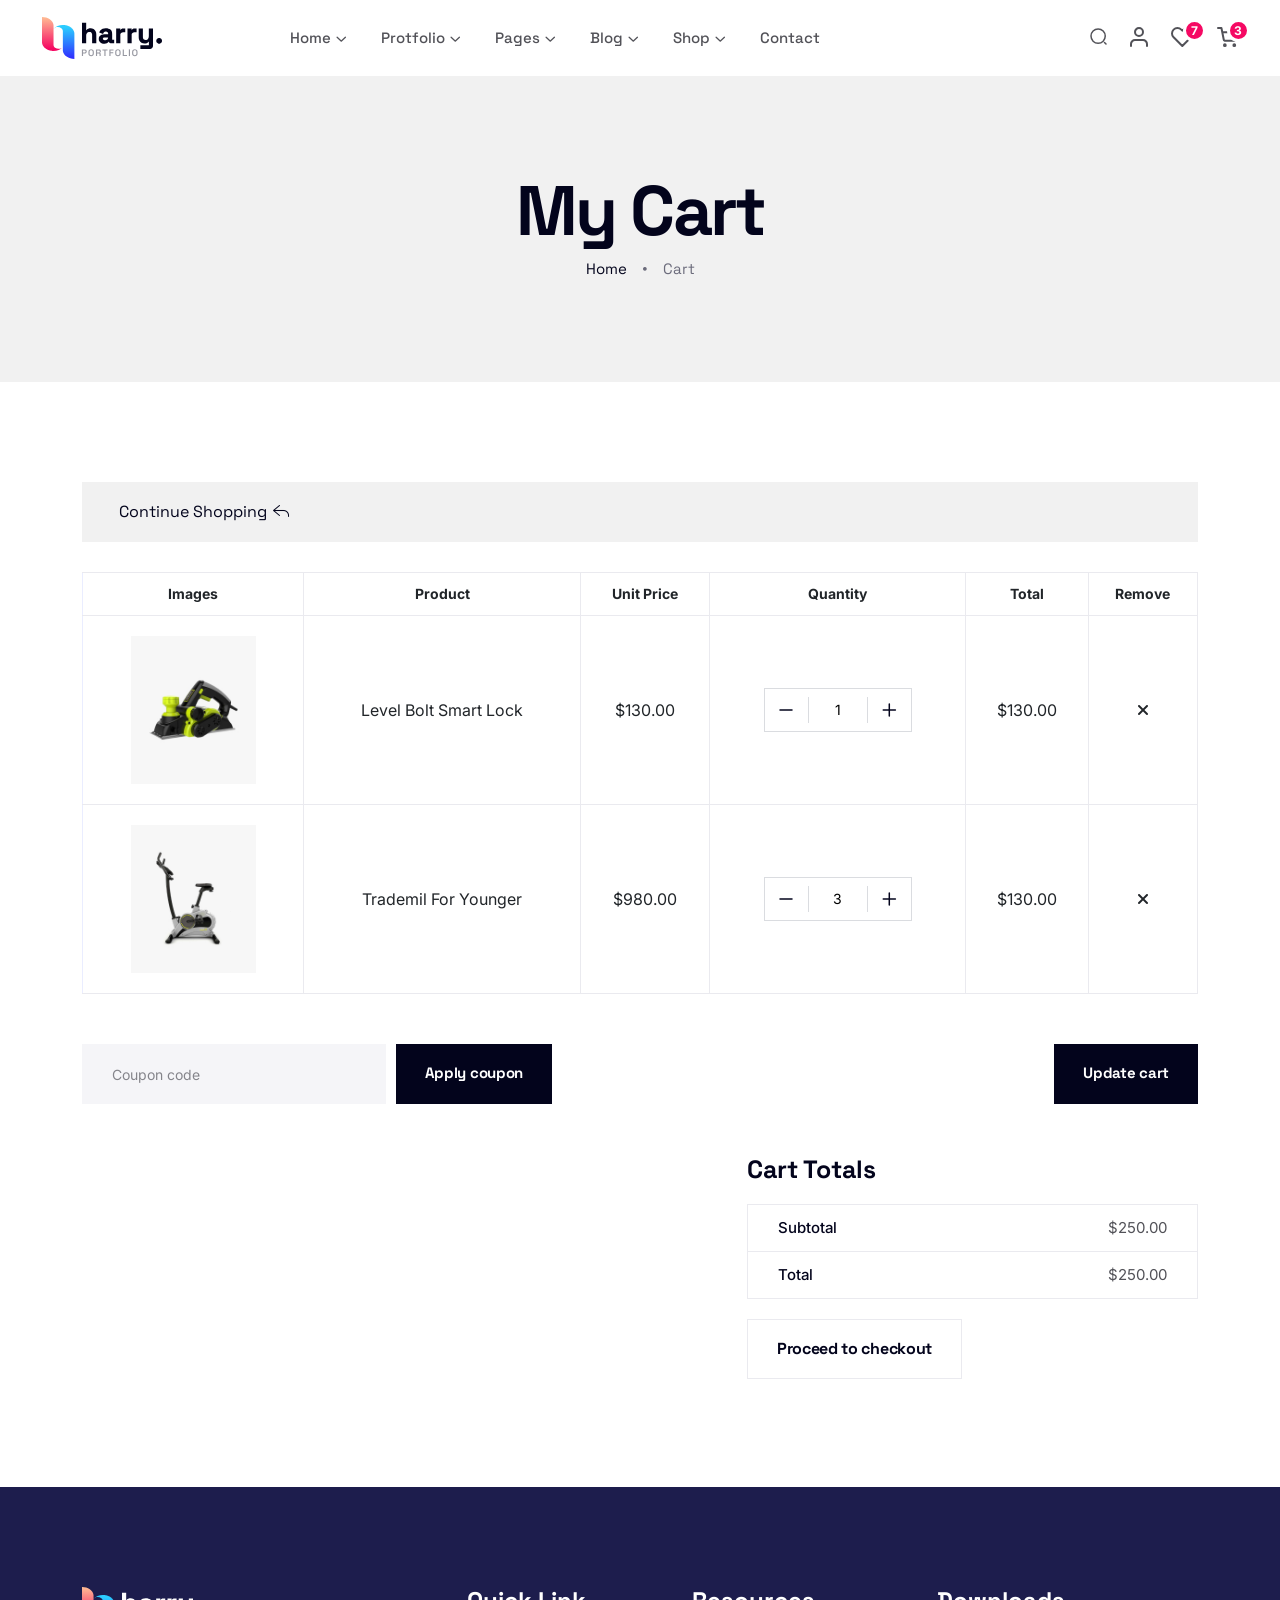
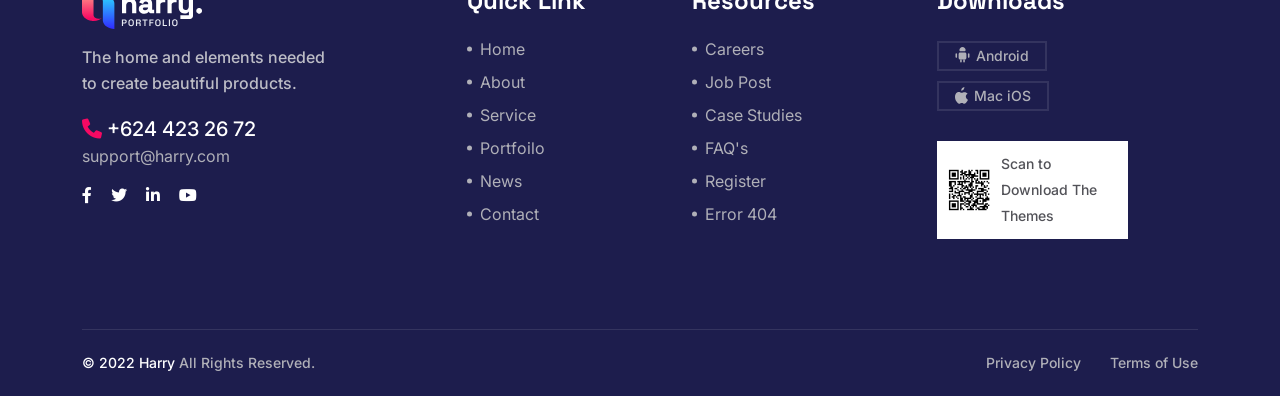
<file: cart.html>
<!doctype html>
<html class="no-js" lang="zxx">
   <head>
      <meta charset="utf-8">
      <meta http-equiv="x-ua-compatible" content="ie=edge">
      <title>My Cart - Harry</title>
      <meta name="description" content="">
      <meta name="viewport" content="width=device-width, initial-scale=1">

      <!-- Place favicon.ico in the root directory -->
      <link rel="shortcut icon" type="image/x-icon" href="assets/img/logo/favicon.png">

      <!-- CSS here -->
      <link rel="stylesheet" href="assets/css/bootstrap.css">
      <link rel="stylesheet" href="assets/css/meanmenu.css">
      <link rel="stylesheet" href="assets/css/animate.css">
      <link rel="stylesheet" href="assets/css/swiper-bundle.css">
      <link rel="stylesheet" href="assets/css/slick.css">
      <link rel="stylesheet" href="assets/css/nouislider.css">
      <link rel="stylesheet" href="assets/css/backtotop.css">
      <link rel="stylesheet" href="assets/css/magnific-popup.css">
      <link rel="stylesheet" href="assets/css/nice-select.css">
      <link rel="stylesheet" href="assets/css/font-awesome-pro.css">
      <link rel="stylesheet" href="assets/css/elegant-icon.css">
      <link rel="stylesheet" href="assets/css/spacing.css">
      <link rel="stylesheet" href="assets/css/main.css">
   </head>
   <body>
      <!--[if lte IE 9]>
      <p class="browserupgrade">You are using an <strong>outdated</strong> browser. Please <a href="https://browsehappy.com/">upgrade your browser</a> to improve your experience and security.</p>
      <![endif]-->


      <!-- pre loader area start -->
      <div id="loading">
         <div id="loading-center">
            <div id="loading-center-absolute">
               <!-- loading content here -->
               <div class="preloader__content text-center">
                  <div class="preloader__logo">
                     <img src="assets/img/logo/logo-preloader.svg" alt="">
                  </div>
                  <div id="tp-loading-bar" class="preloader__bar">
                     <div id="tp-loading-line" class="preloader__bar-inner"></div>
                  </div>
                  <h3 class="preloader__title">harry</h3>
                  <div class="preloader__with-text ">
                     <div class="preloader__with-text-wrapper">
                         <span data-text-preloader="h" class="preloader__title-2">h</span>
                         <span data-text-preloader="a" class="preloader__title-2">a</span>
                         <span data-text-preloader="r" class="preloader__title-2">r</span>
                         <span data-text-preloader="r" class="preloader__title-2">r</span>
                         <span data-text-preloader="y" class="preloader__title-2">y</span>
                     </div>
                 </div>
                  <p class="preloader__loading">Loading</p>
               </div>
            </div>
         </div>  
      </div>
      <!-- pre loader area end -->

      <!-- back to top start -->
      <div class="back-to-top-wrapper">
         <button id="back_to_top" type="button" class="back-to-top-btn">
            <svg width="12" height="7" viewBox="0 0 12 7" fill="none" xmlns="http://www.w3.org/2000/svg">
               <path d="M11 6L6 1L1 6" stroke="currentColor" stroke-width="1.5" stroke-linecap="round" stroke-linejoin="round"/>
            </svg>               
         </button>
      </div>
      <!-- back to top end -->

      <!-- header area start -->
      <header>
         <div class="header__area">
            <div class="header__bottom-13 header__bottom-13-white header__padding-7 header__black-3 header__sticky" id="header-sticky">
               <div class="container-fluid">
                  <div class="mega-menu-wrapper p-relative">
                     <div class="row align-items-center">
                        <div class="col-xxl-1 col-xl-2 col-lg-4 col-md-4 col-sm-5 col-8">
                           <div class="logo">
                              <a href="index.html">
                                 <img src="assets/img/logo/logo-black.svg" alt="logo">
                              </a>
                           </div>
                        </div>
                        <div class="col-xxl-6 col-xl-7 d-none d-xl-block">
                           <div class="main-menu main-menu-13 pl-45 main-menu-ff-space">
                              <nav id="mobile-menu-3">
                                 <ul>
                                    <li class="has-dropdown">
                                       <a href="index.html">Home</a>
                                       <ul class="submenu">
                                          <li><a href="index.html">Main Demo</a></li>
                                          <li><a href="index-shop.html">Shop Demo</a></li>
                                       </ul>
                                    </li>
                                    <li class="has-dropdown">
                                       <a href="portfolio.html">Protfolio</a>
                                       <ul class="submenu">
                                          <li><a href="portfolio.html">Classic Style</a></li>
                                          <li><a href="portfolio-details-list.html">List With Details</a></li>
                                       </ul>
                                    </li>
                                    <li class="has-dropdown ">
                                       <a href="#">Pages</a>
                                       <ul class="submenu">
                                          <li><a href="portfolio.html">Portfoilo</a></li>
                                          <li><a href="portfolio-details-list.html">Portfoilo Details</a></li>
                                          <li><a href="about-me.html">About Me</a></li>
                                          <li><a href="cart.html">Cart</a></li>
                                          <li><a href="checkout.html">Checkout</a></li>
                                          <li><a href="services.html">Services</a></li>
                                          <li><a href="services-details.html">Service Details</a></li>
                                          <li><a href="404.html">404 Page</a></li>
                                       </ul>
                                    </li>
                                    <li class="has-dropdown">
                                       <a href="blog.html">Blog</a>
                                       <ul class="submenu">
                                          <li><a href="blog.html">Blog Standard</a></li>
                                          <li><a href="blog-details.html">Blog Details</a></li>
                                       </ul>
                                    </li>
                                    <li class="has-dropdown">
                                       <a href="shop.html">Shop</a>
                                       <ul class="submenu">
                                          <li><a href="shop.html">Shop</a></li>
                                          <li><a href="product-details.html">Product Details</a></li>
                                       </ul>
                                    </li>
                                    <li>
                                       <a href="contact.html">Contact</a>
                                    </li>
                                 </ul>
                              </nav>
                              <!-- for wp -->
                              <div class="header__hamburger ml-50 d-none">
                                 <button type="button" class="hamburger-btn offcanvas-open-btn">
                                    <span></span>
                                    <span></span>
                                    <span></span>
                                 </button>
                              </div>
                           </div>
                        </div>
                        <div class="col-xxl-5 col-xl-3 col-lg-8 col-md-8 col-sm-7 col-4">
                           <div class="header__bottom-right-13 d-flex justify-content-end align-items-center pl-30">
                              <div class="header__search-13">
                                 <form action="#">
                                    <div class="header__search-input-13 d-none d-xxl-block">
                                       <input type="text" placeholder="Search for products...">
                                       <button type="submit">
                                          <svg width="17" height="17" viewBox="0 0 17 17" fill="none" xmlns="http://www.w3.org/2000/svg">
                                             <path d="M8.12492 15.2498C12.0599 15.2498 15.2498 12.0599 15.2498 8.12492C15.2498 4.18994 12.0599 1 8.12492 1C4.18994 1 1 4.18994 1 8.12492C1 12.0599 4.18994 15.2498 8.12492 15.2498Z" stroke="currentColor" stroke-width="1.5" stroke-linecap="round" stroke-linejoin="round"/>
                                             <path d="M15.9999 16L14.4999 14.5" stroke="currentColor" stroke-width="1.5" stroke-linecap="round" stroke-linejoin="round"/>
                                          </svg>                                             
                                       </button>
                                    </div>
                                 </form>
                              </div>
                              <div class="header__action-13 d-none d-lg-block">
                                 <ul>
                                    <li class="d-xxl-none">
                                       <a href="javascript:void(0);" class="search-open-btn">
                                          <svg width="17" height="17" viewBox="0 0 17 17" fill="none" xmlns="http://www.w3.org/2000/svg">
                                             <path d="M8.12492 15.2498C12.0599 15.2498 15.2498 12.0599 15.2498 8.12492C15.2498 4.18994 12.0599 1 8.12492 1C4.18994 1 1 4.18994 1 8.12492C1 12.0599 4.18994 15.2498 8.12492 15.2498Z" stroke="currentColor" stroke-width="1.5" stroke-linecap="round" stroke-linejoin="round"/>
                                             <path d="M15.9999 16L14.4999 14.5" stroke="currentColor" stroke-width="1.5" stroke-linecap="round" stroke-linejoin="round"/>
                                          </svg>                                           
                                       </a>
                                    </li>
                                    <li>
                                       <a href="login.html">
                                          <svg width="18" height="20" viewBox="0 0 18 20" fill="none" xmlns="http://www.w3.org/2000/svg">
                                             <path d="M17.0001 19V17C17.0001 15.9391 16.5787 14.9217 15.8285 14.1716C15.0784 13.4214 14.061 13 13.0001 13H5.00012C3.93926 13 2.92184 13.4214 2.17169 14.1716C1.42155 14.9217 1.00012 15.9391 1.00012 17V19" stroke="currentColor" stroke-width="2" stroke-linecap="round" stroke-linejoin="round"/>
                                             <path d="M9.00012 9C11.2093 9 13.0001 7.20914 13.0001 5C13.0001 2.79086 11.2093 1 9.00012 1C6.79098 1 5.00012 2.79086 5.00012 5C5.00012 7.20914 6.79098 9 9.00012 9Z" stroke="currentColor" stroke-width="2" stroke-linecap="round" stroke-linejoin="round"/>
                                          </svg>                                           
                                       </a>
                                    </li>
                                    <li>
                                       <a href="wishlist.html">
                                          <svg width="23" height="20" viewBox="0 0 23 20" fill="none" xmlns="http://www.w3.org/2000/svg">
                                             <path d="M20.0461 2.59133C19.5419 2.08683 18.9431 1.68663 18.2842 1.41358C17.6252 1.14054 16.9189 1 16.2056 1C15.4923 1 14.786 1.14054 14.127 1.41358C13.468 1.68663 12.8693 2.08683 12.365 2.59133L11.3185 3.63785L10.272 2.59133C9.25342 1.57276 7.87194 1.00053 6.43146 1.00053C4.99098 1.00053 3.6095 1.57276 2.59092 2.59133C1.57235 3.6099 1.00012 4.99139 1.00012 6.43187C1.00012 7.87235 1.57235 9.25383 2.59092 10.2724L3.63745 11.3189L11.3185 19L18.9996 11.3189L20.0461 10.2724C20.5506 9.76814 20.9508 9.16942 21.2239 8.51045C21.4969 7.85148 21.6374 7.14517 21.6374 6.43187C21.6374 5.71857 21.4969 5.01225 21.2239 4.35328C20.9508 3.69431 20.5506 3.09559 20.0461 2.59133V2.59133Z" stroke="currentColor" stroke-width="2" stroke-linecap="round" stroke-linejoin="round"/>
                                          </svg> 
                                          <span class="tp-item-count">7</span>                                            
                                       </a>
                                    </li>
                                    <li>
                                       <button class="cartmini-open-btn">
                                          <svg width="21" height="20" viewBox="0 0 21 20" fill="none" xmlns="http://www.w3.org/2000/svg">
                                             <path d="M7.85739 19C8.33077 19 8.71453 18.6163 8.71453 18.1429C8.71453 17.6695 8.33077 17.2857 7.85739 17.2857C7.384 17.2857 7.00024 17.6695 7.00024 18.1429C7.00024 18.6163 7.384 19 7.85739 19Z" stroke="currentColor" stroke-width="2" stroke-linecap="round" stroke-linejoin="round"/>
                                             <path d="M17.286 19C17.7594 19 18.1431 18.6163 18.1431 18.1429C18.1431 17.6695 17.7594 17.2857 17.286 17.2857C16.8126 17.2857 16.4288 17.6695 16.4288 18.1429C16.4288 18.6163 16.8126 19 17.286 19Z" stroke="currentColor" stroke-width="2" stroke-linecap="round" stroke-linejoin="round"/>
                                             <path d="M1.00012 1H4.42869L6.72584 12.4771C6.80422 12.8718 7.0189 13.2263 7.3323 13.4785C7.64571 13.7308 8.03786 13.8649 8.44012 13.8571H16.7716C17.1738 13.8649 17.566 13.7308 17.8794 13.4785C18.1928 13.2263 18.4075 12.8718 18.4858 12.4771L19.8573 5.28571H5.28584" stroke="currentColor" stroke-width="2" stroke-linecap="round" stroke-linejoin="round"/>
                                          </svg>                                             
                                          <span class="tp-item-count">3</span>                                            
                                       </button>
                                    </li>
                                 </ul>
                              </div>
                              <div class="header__hamburger ml-30 d-xl-none">
                                 <button type="button" class="hamburger-btn hamburger-btn-black offcanvas-open-btn">
                                    <span></span>
                                    <span></span>
                                    <span></span>
                                 </button>
                              </div>
                           </div>
                        </div>
                     </div>
                  </div>
               </div>
            </div>
         </div>
      </header>
      <!-- header area end -->

      <!-- offcanvas area start -->
      <div class="offcanvas__area offcanvas__area-1">
         <div class="offcanvas__wrapper">
            <div class="offcanvas__shape">
               <img class="offcanvas__shape-1" src="assets/img/shape/offcanvas-shape-1.png" alt="">
            </div>
            <div class="offcanvas__close">
               <button class="offcanvas__close-btn offcanvas-close-btn">
                  <svg width="12" height="12" viewBox="0 0 12 12" fill="none" xmlns="http://www.w3.org/2000/svg">
                     <path d="M11 1L1 11" stroke="currentColor" stroke-width="1.5" stroke-linecap="round" stroke-linejoin="round"/>
                     <path d="M1 1L11 11" stroke="currentColor" stroke-width="1.5" stroke-linecap="round" stroke-linejoin="round"/>
                 </svg>
               </button>
            </div>
            <div class="offcanvas__content">
               <div class="offcanvas__top mb-70 d-flex justify-content-between align-items-center">
                  <div class="offcanvas__logo logo">
                     <a href="index.html">
                        <img src="assets/img/logo/logo-black.svg" alt="logo">
                     </a>
                  </div>
               </div>
               <div class="mobile-menu-3 fix d-lg-none"></div>
               <div class="offcanvas__menu offcanvas__menu-ff-space d-none d-lg-block">
                  <nav>
                     <ul>
                        <li><a href="index.html">Home</a></li>
                        <li><a href="about.html">About</a></li>
                        <li><a href="services.html">Service</a></li>
                        <li><a href="blog-grid-2.html">Blog</a></li>
                        <li><a href="portfolio.html">Portfolio</a></li>
                        <li><a href="contact.html">Contact</a></li>
                     </ul>
                  </nav>
               </div>
               <div class="offcanvas__btn">
                  <a href="contact.html" class="tp-btn-offcanvas">Getting Started <i class="fa-regular fa-chevron-right"></i></a>
               </div>
               <div class="offcanvas__social">
                  <h3 class="offcanvas__social-title">Follow :</h3>
                  <a href="#"><i class="fab fa-facebook-f"></i></a>
                  <a href="#"><i class="fab fa-twitter"></i></a>
                  <a href="#"><i class="fab fa-youtube"></i></a>
                  <a href="#"><i class="fab fa-linkedin"></i></a>
               </div>
               <div class="offcanvas__contact">
                  <p class="offcanvas__contact-call"><a href="tel:+964-742-44-763">+964 742 44 763</a></p>
                  <p class="offcanvas__contact-mail"><a href="mailto:info@harry.com">info@harry.com</a></p>
               </div>
            </div>
         </div>
      </div>
      <div class="body-overlay"></div>
      <!-- offcanvas area end -->

      <!-- cart mini area start -->
      <div class="cartmini__area">
         <div class="cartmini__wrapper">
            <div class="cartmini__top-wrapper">
               <div class="cartmini__top p-relative">
                  <div class="cartmini__title">
                     <h4>Shopping cart</h4>
                  </div>
                  <div class="cartmini__close">
                     <button type="button" class="cartmini__close-btn cartmini-close-btn"><i class="fal fa-times"></i></button>
                  </div>
               </div>
               <div class="cartmini__widget">
                  <div class="cartmini__widget-item">
                     <div class="cartmini__thumb">
                        <a href="product-details.html">
                           <img src="assets/img/product/product-1.jpg" alt="">
                        </a>
                     </div>
                     <div class="cartmini__content">
                        <h5><a href="#">Level Bolt Smart Lock</a></h5>
                        <div class="cartmini__price-wrapper">
                           <span class="cartmini__price">$46.00</span>
                           <span class="cartmini__quantity">x2</span>
                        </div>
                     </div>
                     <a href="#" class="cartmini__del"><i class="fal fa-times"></i></a>
                  </div>
                  <div class="cartmini__widget-item">
                     <div class="cartmini__thumb">
                        <a href="product-details.html">
                           <img src="assets/img/product/product-2.jpg" alt="">
                        </a>
                     </div>
                     <div class="cartmini__content">
                        <h5><a href="#">Trademil for younger</a></h5>
                        <div class="cartmini__price-wrapper">
                           <span class="cartmini__price">$78.00</span>
                           <span class="cartmini__quantity">x1</span>
                        </div>
                     </div>
                     <a href="#" class="cartmini__del"><i class="fal fa-times"></i></a>
                  </div>
                  <div class="cartmini__widget-item">
                     <div class="cartmini__thumb">
                        <a href="product-details.html">
                           <img src="assets/img/product/product-3.jpg" alt="">
                        </a>
                     </div>
                     <div class="cartmini__content">
                        <h5><a href="#">ViewSonic VP2756-2K</a></h5>
                        <div class="cartmini__price-wrapper">
                           <span class="cartmini__price">$98.00</span>
                           <span class="cartmini__quantity">x3</span>
                        </div>
                     </div>
                     <a href="#" class="cartmini__del"><i class="fal fa-times"></i></a>
                  </div>
               </div>
               <!-- for wp -->
               <!-- if no item in cart -->
               <div class="cartmini__empty text-center d-none">
                  <img src="assets/img/product/cartmini/empty-cart.png" alt="">
                  <p>Your Cart is empty</p>
                  <a href="shop.html" class="tp-btn">Go to Shop</a>
               </div>
            </div>
            <div class="cartmini__checkout">
               <div class="cartmini__checkout-title mb-30">
                  <h4>Subtotal:</h4>
                  <span>$113.00</span>
               </div>
               <div class="cartmini__checkout-btn">
                  <a href="cart.html" class="tp-btn mb-10 w-100"> <span></span> view cart</a>
                  <a href="checkout.html" class="tp-btn-border w-100"> <span></span> checkout</a>
               </div>
            </div>
         </div>
      </div>
      <!-- cart mini area end -->

      <!-- search popup start -->
      <div class="search__popup">
         <div class="container">
            <div class="row">
               <div class="col-xxl-12">
                  <div class="search__wrapper">
                     <div class="search__top d-flex justify-content-between align-items-center">
                        <div class="search__logo">
                           <a href="index.html">
                              <img src="assets/img/logo/logo.svg" alt="">
                           </a>
                        </div>
                        <div class="search__close">
                           <button type="button" class="search__close-btn search-close-btn">
                              <svg width="18" height="18" viewBox="0 0 18 18" fill="none" xmlns="http://www.w3.org/2000/svg">
                                 <path d="M17 1L1 17" stroke="currentColor" stroke-width="1.5" stroke-linecap="round" stroke-linejoin="round"/>
                                 <path d="M1 1L17 17" stroke="currentColor" stroke-width="1.5" stroke-linecap="round" stroke-linejoin="round"/>
                              </svg>                                 
                           </button>
                        </div>
                     </div>
                     <div class="search__form">
                        <form action="#">
                           <div class="search__input">
                              <input class="search-input-field" type="text" placeholder="Type here to search...">
                              <span class="search-focus-border"></span>
                              <button type="submit">
                                 <svg width="20" height="20" viewBox="0 0 20 20" fill="none" xmlns="http://www.w3.org/2000/svg">
                                    <path d="M9.55 18.1C14.272 18.1 18.1 14.272 18.1 9.55C18.1 4.82797 14.272 1 9.55 1C4.82797 1 1 4.82797 1 9.55C1 14.272 4.82797 18.1 9.55 18.1Z" stroke="currentColor" stroke-width="1.5" stroke-linecap="round" stroke-linejoin="round"/>
                                    <path d="M19.0002 19.0002L17.2002 17.2002" stroke="currentColor" stroke-width="1.5" stroke-linecap="round" stroke-linejoin="round"/>
                                 </svg> 
                              </button>
                           </div>
                        </form>
                     </div>
                  </div>
               </div>
            </div>
         </div>
      </div>
      <!-- search popup end -->

      <main>

         <!-- breadcrumb area start -->
         <section class="breadcrumb__area grey-bg p-relative include-bg pt-100 pb-100">
            <div class="container">
               <div class="row justify-content-center">
                  <div class="col-xxl-8 col-xl-8 col-lg-10">
                     <div class="breadcrumb__content text-center p-relative z-index-1">
                        <h3 class="breadcrumb__title">My Cart</h3>
                        <div class="breadcrumb__list">
                           <span><a href="#">Home</a></span>
                           <span class="dvdr"><i class="fa-solid fa-circle-small"></i></span>
                           <span>Cart</span>
                        </div>
                     </div>
                  </div>
               </div>
            </div>
         </section>
         <!-- breadcrumb area end -->

        <!-- Cart Area Strat-->
        <section class="cart-area pt-100 pb-100">
         <div class="container">
             <div class="row">
                 <div class="col-12">
                     <form action="#">
                         <div class="table-content table-responsive">
                           <div class="tp-continue-shopping">
                              <p><a href="shop.html">Continue Shopping <i class="fal fa-reply"></i></a></p>
                           </div>
                             <table class="table">
                                 <thead>
                                     <tr>
                                         <th class="product-thumbnail">Images</th>
                                         <th class="cart-product-name">Product</th>
                                         <th class="product-price">Unit Price</th>
                                         <th class="product-quantity">Quantity</th>
                                         <th class="product-subtotal">Total</th>
                                         <th class="product-remove">Remove</th>
                                     </tr>
                                 </thead>
                                 <tbody>
                                     <tr>
                                         <td class="product-thumbnail"><a href="product-details.html"><img src="assets/img/product/product-1.jpg" alt=""></a></td>
                                         <td class="product-name"><a href="product-details.html">Level Bolt Smart Lock</a></td>
                                         <td class="product-price"><span class="amount">$130.00</span></td>
                                         <td class="product-quantity">
                                             <div class="tp-product-quantity mt-10 mb-10">
                                                <span class="tp-cart-minus">
                                                   <svg width="14" height="2" viewBox="0 0 14 2" fill="none" xmlns="http://www.w3.org/2000/svg">
                                                      <path d="M1 1H13" stroke="currentColor" stroke-width="1.5" stroke-linecap="round" stroke-linejoin="round"/>
                                                   </svg>                                                             
                                                </span>
                                                <input class="tp-cart-input" type="text" value="1"/>
                                                <span class="tp-cart-plus">
                                                   <svg width="15" height="14" viewBox="0 0 15 14" fill="none" xmlns="http://www.w3.org/2000/svg">
                                                      <path d="M1.21924 7H13.3836" stroke="currentColor" stroke-width="1.5" stroke-linecap="round" stroke-linejoin="round"/>
                                                      <path d="M7.30176 13V1" stroke="currentColor" stroke-width="1.5" stroke-linecap="round" stroke-linejoin="round"/>
                                                   </svg>
                                                </span>
                                             </div>
                                         </td>
                                         <td class="product-subtotal"><span class="amount">$130.00</span></td>
                                         <td class="product-remove"><button type="submit"><i class="fa fa-times"></i></button></td>
                                     </tr>
                                     <tr>
                                         <td class="product-thumbnail"><a href="product-details.html"><img src="assets/img/product/product-2.jpg" alt=""></a></td>
                                         <td class="product-name"><a href="product-details.html">Trademil for younger</a></td>
                                         <td class="product-price"><span class="amount">$980.00</span></td>
                                         <td class="product-quantity">
                                             <div class="tp-product-quantity mt-10 mb-10">
                                                <span class="tp-cart-minus">
                                                   <svg width="14" height="2" viewBox="0 0 14 2" fill="none" xmlns="http://www.w3.org/2000/svg">
                                                      <path d="M1 1H13" stroke="currentColor" stroke-width="1.5" stroke-linecap="round" stroke-linejoin="round"/>
                                                   </svg>                                                             
                                                </span>
                                                <input class="tp-cart-input" type="text" value="3"/>
                                                <span class="tp-cart-plus">
                                                   <svg width="15" height="14" viewBox="0 0 15 14" fill="none" xmlns="http://www.w3.org/2000/svg">
                                                      <path d="M1.21924 7H13.3836" stroke="currentColor" stroke-width="1.5" stroke-linecap="round" stroke-linejoin="round"/>
                                                      <path d="M7.30176 13V1" stroke="currentColor" stroke-width="1.5" stroke-linecap="round" stroke-linejoin="round"/>
                                                   </svg>
                                                </span>
                                             </div>
                                         </td>
                                         <td class="product-subtotal"><span class="amount">$130.00</span></td>
                                         <td class="product-remove"><button type="submit"><i class="fa fa-times"></i></button></td>
                                     </tr>
                                 </tbody>
                             </table>
                         </div>
                         <div class="row">
                             <div class="col-12">
                                 <div class="coupon-all">
                                     <div class="coupon">
                                         <input id="coupon_code" class="input-text" name="coupon_code" value=""
                                             placeholder="Coupon code" type="text">
                                         <button class="tp-btn tp-btn-black" name="apply_coupon" type="submit">Apply
                                             coupon</button>
                                     </div>
                                     <div class="coupon2">
                                         <button class="tp-btn tp-btn-black" name="update_cart" type="submit">Update cart</button>
                                     </div>
                                 </div>
                             </div>
                         </div>
                         <div class="row justify-content-end">
                             <div class="col-md-5 mr-auto">
                                 <div class="cart-page-total">
                                     <h2>Cart totals</h2>
                                     <ul class="mb-20">
                                         <li>Subtotal <span>$250.00</span></li>
                                         <li>Total <span>$250.00</span></li>
                                     </ul>
                                     <a class="tp-btn" href="checkout.html">Proceed to checkout</a>
                                 </div>
                             </div>
                         </div>
                     </form>
                 </div>
             </div>
         </div>
     </section>
     <!-- Cart Area End-->

      </main>

      <!-- footer area start -->
      <footer>
         <div class="footer__area" data-bg-color="footer-bg">
            <div class="footer__top">
               <div class="container">
                  <div class="row">
                     <div class="col-xxl-3 col-xl-3 col-lg-3 col-md-6 col-sm-6">
                        <div class="footer__widget mb-50 footer-col-1">
                           <div class="footer__logo">
                              <a href="index.html">
                                 <img src="assets/img/logo/logo.svg" alt="">
                              </a>
                           </div>

                           <div class="footer__widget-content p-relative z-index-1">
                              <div class="footer__info">
                                 <p>The home and elements needed to create beautiful products.</p>
                                 
                                 <div class="footer__contact">
                                    <div class="footer__contact-call">
                                       <span><a href="tel:624-423-26-72"><i class="fa-solid fa-phone"></i> +624 423 26 72</a></span>
                                    </div>
                                    <div class="footer__contact-mail">
                                       <span><a href="mailto:support@harry.com">support@harry.com</a></span>
                                    </div>
                                 </div>
                                 <div class="footer__social">
                                    <a href="#"><i class="fa-brands fa-facebook-f"></i></a>
                                    <a href="#"><i class="fa-brands fa-twitter"></i></a>
                                    <a href="#"><i class="fa-brands fa-linkedin-in"></i></a>
                                    <a href="#"><i class="fa-brands fa-youtube"></i></a>
                                 </div>
                              </div>
                           </div>
                        </div>
                     </div>
                     <div class="col-xxl-3 col-xl-3 col-lg-3 col-md-6 col-sm-6">
                        <div class="footer__widget mb-50 footer-col-2">
                           <h3 class="footer__widget-title">Quick Link</h3>

                           <div class="footer__widget-content">
                              <ul>
                                 <li><a href="index.html">Home</a></li>
                                 <li><a href="about.html">About</a></li>
                                 <li><a href="services.html">Service</a></li>
                                 <li><a href="portfolio.html">Portfoilo</a></li>
                                 <li><a href="blog-grid.html">News</a></li>
                                 <li><a href="contact.html">Contact</a></li>
                              </ul>
                           </div>
                        </div>
                     </div>
                     <div class="col-xxl-3 col-xl-3 col-lg-3 col-md-6 col-sm-6">
                        <div class="footer__widget mb-50 footer-col-3">
                           <h3 class="footer__widget-title">Resources</h3>

                           <div class="footer__widget-content">
                              <ul>
                                 <li><a href="job-details.html">Careers</a></li>
                                 <li><a href="job.html">Job Post</a></li>
                                 <li><a href="portfolio-details.html">Case Studies</a></li>
                                 <li><a href="faq.html">FAQ's</a></li>
                                 <li><a href="register.html">Register</a></li>
                                 <li><a href="404.html">Error 404</a></li>
                              </ul>
                           </div>
                        </div>
                     </div>
                     <div class="col-xxl-3 col-xl-3 col-lg-3 col-md-6 col-sm-6">
                        <div class="footer__widget mb-50 footer-col-4">
                           <h3 class="footer__widget-title">Downloads</h3>

                           <div class="footer__widget-content">
                              <div class="footer__app mb-30">
                                 <div class="footer__app-item">
                                    <a href="#" class="tp-btn-app"><svg width="15" height="16" viewBox="0 0 15 16" fill="none" xmlns="http://www.w3.org/2000/svg">
                                       <path d="M6.72221 12.4448V14.7782C6.72221 15.206 6.3722 15.556 5.94442 15.556C5.51663 15.556 5.16663 15.206 5.16663 14.7782V12.4448H6.72221Z" fill="currentColor"/>
                                       <path d="M9.83329 12.4448V14.7782C9.83329 15.206 9.48328 15.556 9.0555 15.556C8.62772 15.556 8.27771 15.206 8.27771 14.7782V12.4448H9.83329Z" fill="currentColor"/>
                                       <path d="M11.3891 6.99992V10.8889C11.3891 11.7444 10.6891 12.4444 9.83352 12.4444H5.16679C4.31122 12.4444 3.61121 11.7444 3.61121 10.8889V6.99992C3.61121 6.14435 4.31122 5.44434 5.16679 5.44434H9.83352C10.6891 5.44434 11.3891 6.14435 11.3891 6.99992Z" fill="currentColor"/>
                                       <path d="M2.05558 6.99947V10.1106C2.05558 10.5384 1.70557 10.8884 1.27779 10.8884C0.850005 10.8884 0.5 10.5384 0.5 10.1106V6.99947C0.5 6.57169 0.850005 6.22168 1.27779 6.22168C1.70557 6.22168 2.05558 6.57169 2.05558 6.99947Z" fill="currentColor"/>
                                       <path d="M14.4999 6.99947V10.1106C14.4999 10.5384 14.1499 10.8884 13.7221 10.8884C13.2943 10.8884 12.9443 10.5384 12.9443 10.1106V6.99947C12.9443 6.57169 13.2943 6.22168 13.7221 6.22168C14.1499 6.22168 14.4999 6.57169 14.4999 6.99947Z" fill="currentColor"/>
                                       <path d="M5.63336 4.35563H9.36679C10.0512 4.35563 10.6112 3.79561 10.6112 3.11116C10.6112 1.39224 9.21899 0 7.50008 0C5.78116 0 4.38892 1.39224 4.38892 3.11116C4.38892 3.79561 4.94891 4.35563 5.63336 4.35563Z" fill="currentColor"/>
                                       </svg>
                                       Android</a>
                                 </div>
                                 <div class="footer__app-item">
                                    <a href="#" class="tp-btn-app"><svg width="13" height="17" viewBox="0 0 13 17" fill="none" xmlns="http://www.w3.org/2000/svg">
                                       <path fill-rule="evenodd" clip-rule="evenodd" d="M9.33685 0C9.50336 0.915787 9.08709 1.83157 8.58757 2.4976C8.08805 3.16363 7.17226 3.7464 6.25648 3.66315C6.08997 2.74736 6.50624 1.91483 7.00576 1.2488C7.58853 0.582774 8.50432 0.0832534 9.33685 0ZM12.001 14.4861C12.4172 13.8201 12.667 13.4038 13 12.6545C10.4191 11.6555 10.0029 7.99232 12.5837 6.66027C11.8345 5.66123 10.7522 5.16171 9.66987 5.16171C8.92059 5.16171 8.42107 5.32822 7.92155 5.49472C7.50528 5.66123 7.17227 5.74448 6.756 5.74448C6.25648 5.74448 5.92346 5.57798 5.42394 5.41147C4.92442 5.24496 4.4249 5.07846 3.84213 5.07846C2.67658 5.07846 1.42778 5.74448 0.678502 6.99328C-0.403791 8.65835 -0.237284 11.9052 1.51104 14.5693C2.26032 15.5684 3.09285 16.6507 4.17514 16.6507C4.67466 16.6507 4.92442 16.4842 5.25744 16.4009C5.6737 16.2344 6.08997 16.0679 6.756 16.0679C7.50528 16.0679 7.83829 16.2344 8.25456 16.4009C8.58757 16.5674 8.83733 16.6507 9.33685 16.6507C10.5024 16.6507 11.3349 15.4019 12.001 14.4861Z" fill="currentColor"/>
                                       </svg>
                                        Mac iOS</a>
                                 </div>
                              </div>
                              <div class="footer__qrcode d-flex align-items-center">
                                 <div class="footer__qrcode-thumb mr-10">
                                    <a class="popup-image" href="assets/img/icon/qrcode.png">
                                       <img src="assets/img/icon/qrcode.png" alt="">
                                    </a>
                                 </div>
                                 <div class="footer__qrcode-content">
                                    <p>
                                       <a class="popup-image" href="assets/img/icon/qrcode.png">Scan to Download The Themes</a>  
                                    </p>
                                 </div>
                              </div>
                           </div>
                        </div>
                     </div>
                  </div>
               </div>
            </div>
            <div class="footer__bottom">
               <div class="container">
                  <div class="footer__bottom-inner">
                     <div class="row">
                        <div class="col-sm-6">
                           <div class="footer__copyright">
                              <p><a href="index.html">© 2022 Harry</a> All Rights Reserved.</p>
                           </div>
                        </div>
                        <div class="col-sm-6">
                           <div class="footer__link text-sm-end">
                              <a href="policy.html">Privacy Policy</a>
                              <a href="terms.html">Terms of Use</a>
                           </div>
                        </div>
                     </div>
                  </div>
               </div>
            </div>
         </div>
      </footer>
      <!-- footer area end -->
      
      


      <!-- JS here -->
      <script src="assets/js/vendor/jquery.js"></script>
      <script src="assets/js/vendor/waypoints.js"></script>
      <script src="assets/js/bootstrap-bundle.js"></script>
      <script src="assets/js/meanmenu.js"></script>
      <script src="assets/js/swiper-bundle.js"></script>
      <script src="assets/js/slick.js"></script>
      <script src="assets/js/nouislider.js"></script>
      <script src="assets/js/magnific-popup.js"></script>
      <script src="assets/js/parallax.js"></script>
      <script src="assets/js/backtotop.js"></script>
      <script src="assets/js/nice-select.js"></script>
      <script src="assets/js/purecounter.js"></script>
      <script src="assets/js/wow.js"></script>
      <script src="assets/js/isotope-pkgd.js"></script>
      <script src="assets/js/imagesloaded-pkgd.js"></script>
      <script src="assets/js/ajax-form.js"></script>
      <script src="assets/js/main.js"></script>
   </body>
</html>
</file>
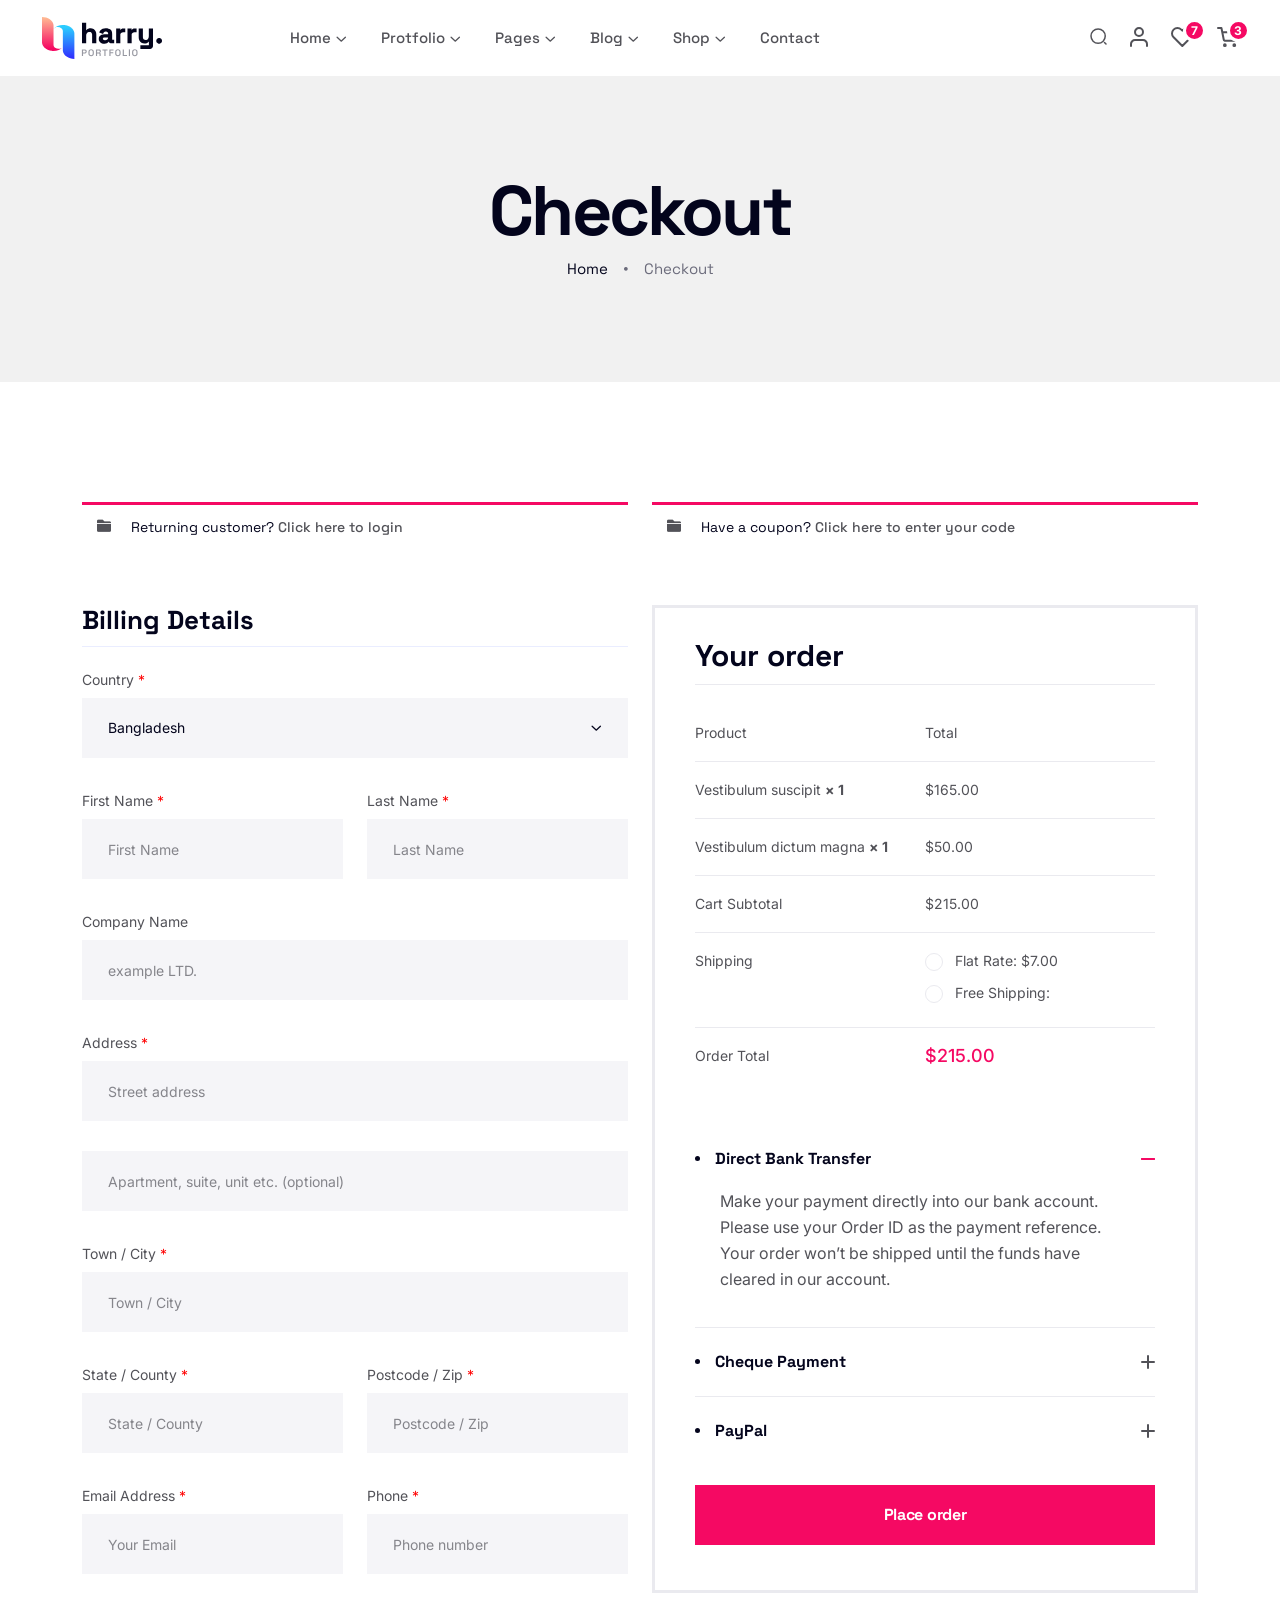
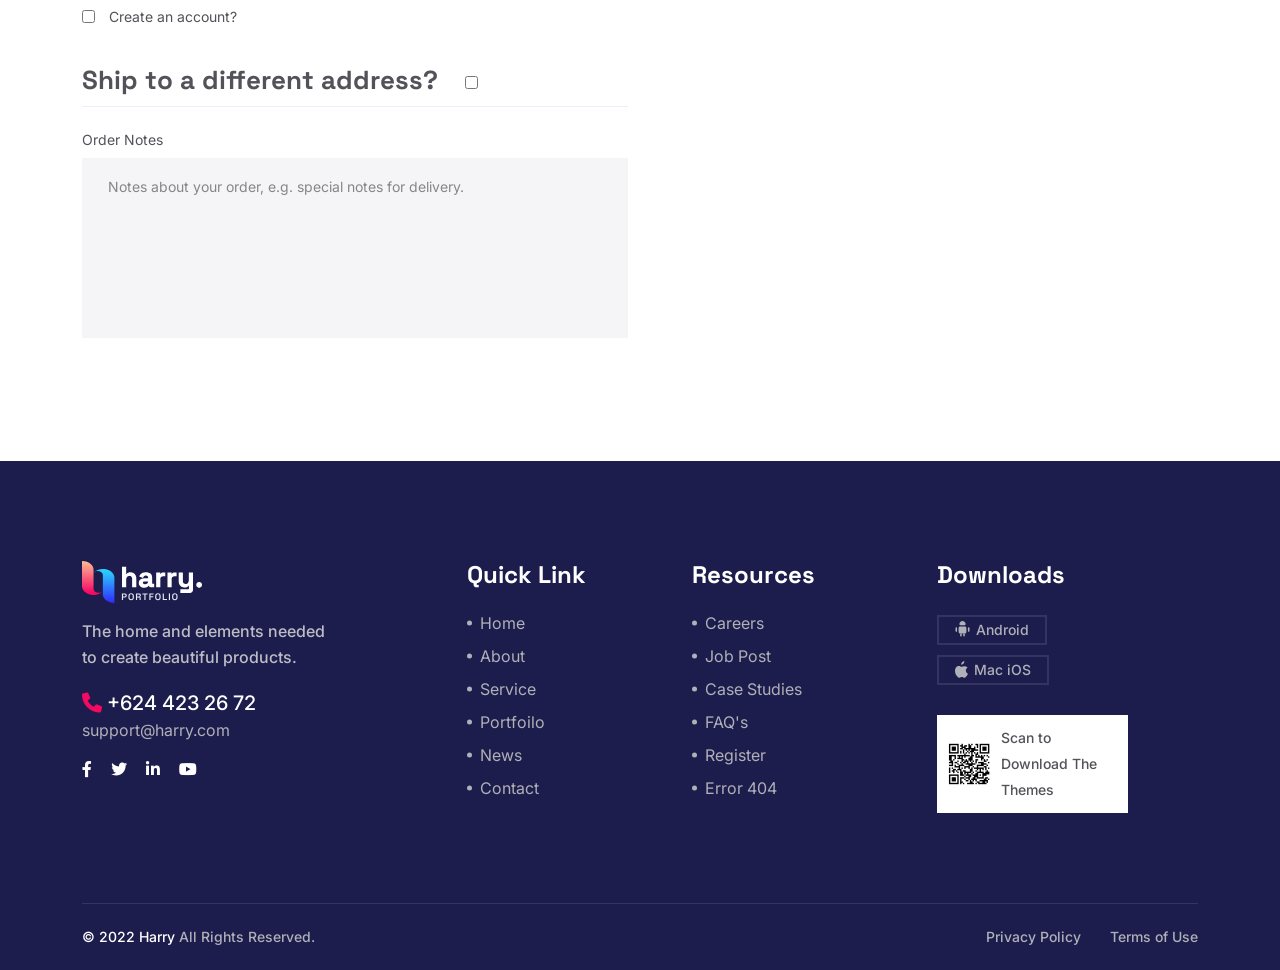
<file: checkout.html>
<!doctype html>
<html class="no-js" lang="zxx">
   <head>
      <meta charset="utf-8">
      <meta http-equiv="x-ua-compatible" content="ie=edge">
      <title>Checkout - Harry</title>
      <meta name="description" content="">
      <meta name="viewport" content="width=device-width, initial-scale=1">

      <!-- Place favicon.ico in the root directory -->
      <link rel="shortcut icon" type="image/x-icon" href="assets/img/logo/favicon.png">

      <!-- CSS here -->
      <link rel="stylesheet" href="assets/css/bootstrap.css">
      <link rel="stylesheet" href="assets/css/meanmenu.css">
      <link rel="stylesheet" href="assets/css/animate.css">
      <link rel="stylesheet" href="assets/css/swiper-bundle.css">
      <link rel="stylesheet" href="assets/css/slick.css">
      <link rel="stylesheet" href="assets/css/nouislider.css">
      <link rel="stylesheet" href="assets/css/backtotop.css">
      <link rel="stylesheet" href="assets/css/magnific-popup.css">
      <link rel="stylesheet" href="assets/css/nice-select.css">
      <link rel="stylesheet" href="assets/css/font-awesome-pro.css">
      <link rel="stylesheet" href="assets/css/elegant-icon.css">
      <link rel="stylesheet" href="assets/css/spacing.css">
      <link rel="stylesheet" href="assets/css/main.css">
   </head>
   <body>
      <!--[if lte IE 9]>
      <p class="browserupgrade">You are using an <strong>outdated</strong> browser. Please <a href="https://browsehappy.com/">upgrade your browser</a> to improve your experience and security.</p>
      <![endif]-->


      <!-- pre loader area start -->
      <div id="loading">
         <div id="loading-center">
            <div id="loading-center-absolute">
               <!-- loading content here -->
               <div class="preloader__content text-center">
                  <div class="preloader__logo">
                     <img src="assets/img/logo/logo-preloader.svg" alt="">
                  </div>
                  <div id="tp-loading-bar" class="preloader__bar">
                     <div id="tp-loading-line" class="preloader__bar-inner"></div>
                  </div>
                  <h3 class="preloader__title">harry</h3>
                  <div class="preloader__with-text ">
                     <div class="preloader__with-text-wrapper">
                         <span data-text-preloader="h" class="preloader__title-2">h</span>
                         <span data-text-preloader="a" class="preloader__title-2">a</span>
                         <span data-text-preloader="r" class="preloader__title-2">r</span>
                         <span data-text-preloader="r" class="preloader__title-2">r</span>
                         <span data-text-preloader="y" class="preloader__title-2">y</span>
                     </div>
                 </div>
                  <p class="preloader__loading">Loading</p>
               </div>
            </div>
         </div>  
      </div>
      <!-- pre loader area end -->

      <!-- back to top start -->
      <div class="back-to-top-wrapper">
         <button id="back_to_top" type="button" class="back-to-top-btn">
            <svg width="12" height="7" viewBox="0 0 12 7" fill="none" xmlns="http://www.w3.org/2000/svg">
               <path d="M11 6L6 1L1 6" stroke="currentColor" stroke-width="1.5" stroke-linecap="round" stroke-linejoin="round"/>
            </svg>               
         </button>
      </div>
      <!-- back to top end -->

      <!-- header area start -->
      <header>
         <div class="header__area">
            <div class="header__bottom-13 header__bottom-13-white header__padding-7 header__black-3 header__sticky" id="header-sticky">
               <div class="container-fluid">
                  <div class="mega-menu-wrapper p-relative">
                     <div class="row align-items-center">
                        <div class="col-xxl-1 col-xl-2 col-lg-4 col-md-4 col-sm-5 col-8">
                           <div class="logo">
                              <a href="index.html">
                                 <img src="assets/img/logo/logo-black.svg" alt="logo">
                              </a>
                           </div>
                        </div>
                        <div class="col-xxl-6 col-xl-7 d-none d-xl-block">
                           <div class="main-menu main-menu-13 pl-45 main-menu-ff-space">
                              <nav id="mobile-menu-3">
                                 <ul>
                                    <li class="has-dropdown">
                                       <a href="index.html">Home</a>
                                       <ul class="submenu">
                                          <li><a href="index.html">Main Demo</a></li>
                                          <li><a href="index-shop.html">Shop Demo</a></li>
                                       </ul>
                                    </li>
                                    <li class="has-dropdown">
                                       <a href="portfolio.html">Protfolio</a>
                                       <ul class="submenu">
                                          <li><a href="portfolio.html">Classic Style</a></li>
                                          <li><a href="portfolio-details-list.html">List With Details</a></li>
                                       </ul>
                                    </li>
                                    <li class="has-dropdown ">
                                       <a href="#">Pages</a>
                                       <ul class="submenu">
                                          <li><a href="portfolio.html">Portfoilo</a></li>
                                          <li><a href="portfolio-details-list.html">Portfoilo Details</a></li>
                                          <li><a href="about-me.html">About Me</a></li>
                                          <li><a href="cart.html">Cart</a></li>
                                          <li><a href="checkout.html">Checkout</a></li>
                                          <li><a href="services.html">Services</a></li>
                                          <li><a href="services-details.html">Service Details</a></li>
                                          <li><a href="404.html">404 Page</a></li>
                                       </ul>
                                    </li>
                                    <li class="has-dropdown">
                                       <a href="blog.html">Blog</a>
                                       <ul class="submenu">
                                          <li><a href="blog.html">Blog Standard</a></li>
                                          <li><a href="blog-details.html">Blog Details</a></li>
                                       </ul>
                                    </li>
                                    <li class="has-dropdown">
                                       <a href="shop.html">Shop</a>
                                       <ul class="submenu">
                                          <li><a href="shop.html">Shop</a></li>
                                          <li><a href="product-details.html">Product Details</a></li>
                                       </ul>
                                    </li>
                                    <li>
                                       <a href="contact.html">Contact</a>
                                    </li>
                                 </ul>
                              </nav>
                              <!-- for wp -->
                              <div class="header__hamburger ml-50 d-none">
                                 <button type="button" class="hamburger-btn offcanvas-open-btn">
                                    <span></span>
                                    <span></span>
                                    <span></span>
                                 </button>
                              </div>
                           </div>
                        </div>
                        <div class="col-xxl-5 col-xl-3 col-lg-8 col-md-8 col-sm-7 col-4">
                           <div class="header__bottom-right-13 d-flex justify-content-end align-items-center pl-30">
                              <div class="header__search-13">
                                 <form action="#">
                                    <div class="header__search-input-13 d-none d-xxl-block">
                                       <input type="text" placeholder="Search for products...">
                                       <button type="submit">
                                          <svg width="17" height="17" viewBox="0 0 17 17" fill="none" xmlns="http://www.w3.org/2000/svg">
                                             <path d="M8.12492 15.2498C12.0599 15.2498 15.2498 12.0599 15.2498 8.12492C15.2498 4.18994 12.0599 1 8.12492 1C4.18994 1 1 4.18994 1 8.12492C1 12.0599 4.18994 15.2498 8.12492 15.2498Z" stroke="currentColor" stroke-width="1.5" stroke-linecap="round" stroke-linejoin="round"/>
                                             <path d="M15.9999 16L14.4999 14.5" stroke="currentColor" stroke-width="1.5" stroke-linecap="round" stroke-linejoin="round"/>
                                          </svg>                                             
                                       </button>
                                    </div>
                                 </form>
                              </div>
                              <div class="header__action-13 d-none d-lg-block">
                                 <ul>
                                    <li class="d-xxl-none">
                                       <a href="javascript:void(0);" class="search-open-btn">
                                          <svg width="17" height="17" viewBox="0 0 17 17" fill="none" xmlns="http://www.w3.org/2000/svg">
                                             <path d="M8.12492 15.2498C12.0599 15.2498 15.2498 12.0599 15.2498 8.12492C15.2498 4.18994 12.0599 1 8.12492 1C4.18994 1 1 4.18994 1 8.12492C1 12.0599 4.18994 15.2498 8.12492 15.2498Z" stroke="currentColor" stroke-width="1.5" stroke-linecap="round" stroke-linejoin="round"/>
                                             <path d="M15.9999 16L14.4999 14.5" stroke="currentColor" stroke-width="1.5" stroke-linecap="round" stroke-linejoin="round"/>
                                          </svg>                                           
                                       </a>
                                    </li>
                                    <li>
                                       <a href="login.html">
                                          <svg width="18" height="20" viewBox="0 0 18 20" fill="none" xmlns="http://www.w3.org/2000/svg">
                                             <path d="M17.0001 19V17C17.0001 15.9391 16.5787 14.9217 15.8285 14.1716C15.0784 13.4214 14.061 13 13.0001 13H5.00012C3.93926 13 2.92184 13.4214 2.17169 14.1716C1.42155 14.9217 1.00012 15.9391 1.00012 17V19" stroke="currentColor" stroke-width="2" stroke-linecap="round" stroke-linejoin="round"/>
                                             <path d="M9.00012 9C11.2093 9 13.0001 7.20914 13.0001 5C13.0001 2.79086 11.2093 1 9.00012 1C6.79098 1 5.00012 2.79086 5.00012 5C5.00012 7.20914 6.79098 9 9.00012 9Z" stroke="currentColor" stroke-width="2" stroke-linecap="round" stroke-linejoin="round"/>
                                          </svg>                                           
                                       </a>
                                    </li>
                                    <li>
                                       <a href="wishlist.html">
                                          <svg width="23" height="20" viewBox="0 0 23 20" fill="none" xmlns="http://www.w3.org/2000/svg">
                                             <path d="M20.0461 2.59133C19.5419 2.08683 18.9431 1.68663 18.2842 1.41358C17.6252 1.14054 16.9189 1 16.2056 1C15.4923 1 14.786 1.14054 14.127 1.41358C13.468 1.68663 12.8693 2.08683 12.365 2.59133L11.3185 3.63785L10.272 2.59133C9.25342 1.57276 7.87194 1.00053 6.43146 1.00053C4.99098 1.00053 3.6095 1.57276 2.59092 2.59133C1.57235 3.6099 1.00012 4.99139 1.00012 6.43187C1.00012 7.87235 1.57235 9.25383 2.59092 10.2724L3.63745 11.3189L11.3185 19L18.9996 11.3189L20.0461 10.2724C20.5506 9.76814 20.9508 9.16942 21.2239 8.51045C21.4969 7.85148 21.6374 7.14517 21.6374 6.43187C21.6374 5.71857 21.4969 5.01225 21.2239 4.35328C20.9508 3.69431 20.5506 3.09559 20.0461 2.59133V2.59133Z" stroke="currentColor" stroke-width="2" stroke-linecap="round" stroke-linejoin="round"/>
                                          </svg> 
                                          <span class="tp-item-count">7</span>                                            
                                       </a>
                                    </li>
                                    <li>
                                       <button class="cartmini-open-btn">
                                          <svg width="21" height="20" viewBox="0 0 21 20" fill="none" xmlns="http://www.w3.org/2000/svg">
                                             <path d="M7.85739 19C8.33077 19 8.71453 18.6163 8.71453 18.1429C8.71453 17.6695 8.33077 17.2857 7.85739 17.2857C7.384 17.2857 7.00024 17.6695 7.00024 18.1429C7.00024 18.6163 7.384 19 7.85739 19Z" stroke="currentColor" stroke-width="2" stroke-linecap="round" stroke-linejoin="round"/>
                                             <path d="M17.286 19C17.7594 19 18.1431 18.6163 18.1431 18.1429C18.1431 17.6695 17.7594 17.2857 17.286 17.2857C16.8126 17.2857 16.4288 17.6695 16.4288 18.1429C16.4288 18.6163 16.8126 19 17.286 19Z" stroke="currentColor" stroke-width="2" stroke-linecap="round" stroke-linejoin="round"/>
                                             <path d="M1.00012 1H4.42869L6.72584 12.4771C6.80422 12.8718 7.0189 13.2263 7.3323 13.4785C7.64571 13.7308 8.03786 13.8649 8.44012 13.8571H16.7716C17.1738 13.8649 17.566 13.7308 17.8794 13.4785C18.1928 13.2263 18.4075 12.8718 18.4858 12.4771L19.8573 5.28571H5.28584" stroke="currentColor" stroke-width="2" stroke-linecap="round" stroke-linejoin="round"/>
                                          </svg>                                             
                                          <span class="tp-item-count">3</span>                                            
                                       </button>
                                    </li>
                                 </ul>
                              </div>
                              <div class="header__hamburger ml-30 d-xl-none">
                                 <button type="button" class="hamburger-btn hamburger-btn-black offcanvas-open-btn">
                                    <span></span>
                                    <span></span>
                                    <span></span>
                                 </button>
                              </div>
                           </div>
                        </div>
                     </div>
                  </div>
               </div>
            </div>
         </div>
      </header>
      <!-- header area end -->

      <!-- offcanvas area start -->
      <div class="offcanvas__area offcanvas__area-1">
         <div class="offcanvas__wrapper">
            <div class="offcanvas__shape">
               <img class="offcanvas__shape-1" src="assets/img/shape/offcanvas-shape-1.png" alt="">
            </div>
            <div class="offcanvas__close">
               <button class="offcanvas__close-btn offcanvas-close-btn">
                  <svg width="12" height="12" viewBox="0 0 12 12" fill="none" xmlns="http://www.w3.org/2000/svg">
                     <path d="M11 1L1 11" stroke="currentColor" stroke-width="1.5" stroke-linecap="round" stroke-linejoin="round"/>
                     <path d="M1 1L11 11" stroke="currentColor" stroke-width="1.5" stroke-linecap="round" stroke-linejoin="round"/>
                 </svg>
               </button>
            </div>
            <div class="offcanvas__content">
               <div class="offcanvas__top mb-70 d-flex justify-content-between align-items-center">
                  <div class="offcanvas__logo logo">
                     <a href="index.html">
                        <img src="assets/img/logo/logo-black.svg" alt="logo">
                     </a>
                  </div>
               </div>
               <div class="mobile-menu fix d-lg-none"></div>
               <div class="offcanvas__menu offcanvas__menu-ff-space d-none d-lg-block">
                  <nav>
                     <ul>
                        <li><a href="index.html">Home</a></li>
                        <li><a href="about.html">About</a></li>
                        <li><a href="services.html">Service</a></li>
                        <li><a href="blog-grid-2.html">Blog</a></li>
                        <li><a href="portfolio.html">Portfolio</a></li>
                        <li><a href="contact.html">Contact</a></li>
                     </ul>
                  </nav>
               </div>
               <div class="offcanvas__btn">
                  <a href="contact.html" class="tp-btn-offcanvas">Getting Started <i class="fa-regular fa-chevron-right"></i></a>
               </div>
               <div class="offcanvas__social">
                  <h3 class="offcanvas__social-title">Follow :</h3>
                  <a href="#"><i class="fab fa-facebook-f"></i></a>
                  <a href="#"><i class="fab fa-twitter"></i></a>
                  <a href="#"><i class="fab fa-youtube"></i></a>
                  <a href="#"><i class="fab fa-linkedin"></i></a>
               </div>
               <div class="offcanvas__contact">
                  <p class="offcanvas__contact-call"><a href="tel:+964-742-44-763">+964 742 44 763</a></p>
                  <p class="offcanvas__contact-mail"><a href="mailto:info@harry.com">info@harry.com</a></p>
               </div>
            </div>
         </div>
      </div>
      <div class="body-overlay"></div>
      <!-- offcanvas area end -->

      <!-- cart mini area start -->
      <div class="cartmini__area">
         <div class="cartmini__wrapper">
            <div class="cartmini__top-wrapper">
               <div class="cartmini__top p-relative">
                  <div class="cartmini__title">
                     <h4>Shopping cart</h4>
                  </div>
                  <div class="cartmini__close">
                     <button type="button" class="cartmini__close-btn cartmini-close-btn"><i class="fal fa-times"></i></button>
                  </div>
               </div>
               <div class="cartmini__widget">
                  <div class="cartmini__widget-item">
                     <div class="cartmini__thumb">
                        <a href="product-details.html">
                           <img src="assets/img/product/product-1.jpg" alt="">
                        </a>
                     </div>
                     <div class="cartmini__content">
                        <h5><a href="#">Level Bolt Smart Lock</a></h5>
                        <div class="cartmini__price-wrapper">
                           <span class="cartmini__price">$46.00</span>
                           <span class="cartmini__quantity">x2</span>
                        </div>
                     </div>
                     <a href="#" class="cartmini__del"><i class="fal fa-times"></i></a>
                  </div>
                  <div class="cartmini__widget-item">
                     <div class="cartmini__thumb">
                        <a href="product-details.html">
                           <img src="assets/img/product/product-2.jpg" alt="">
                        </a>
                     </div>
                     <div class="cartmini__content">
                        <h5><a href="#">Trademil for younger</a></h5>
                        <div class="cartmini__price-wrapper">
                           <span class="cartmini__price">$78.00</span>
                           <span class="cartmini__quantity">x1</span>
                        </div>
                     </div>
                     <a href="#" class="cartmini__del"><i class="fal fa-times"></i></a>
                  </div>
                  <div class="cartmini__widget-item">
                     <div class="cartmini__thumb">
                        <a href="product-details.html">
                           <img src="assets/img/product/product-3.jpg" alt="">
                        </a>
                     </div>
                     <div class="cartmini__content">
                        <h5><a href="#">ViewSonic VP2756-2K</a></h5>
                        <div class="cartmini__price-wrapper">
                           <span class="cartmini__price">$98.00</span>
                           <span class="cartmini__quantity">x3</span>
                        </div>
                     </div>
                     <a href="#" class="cartmini__del"><i class="fal fa-times"></i></a>
                  </div>
               </div>
               <!-- for wp -->
               <!-- if no item in cart -->
               <div class="cartmini__empty text-center d-none">
                  <img src="assets/img/product/cartmini/empty-cart.png" alt="">
                  <p>Your Cart is empty</p>
                  <a href="shop.html" class="tp-btn">Go to Shop</a>
               </div>
            </div>
            <div class="cartmini__checkout">
               <div class="cartmini__checkout-title mb-30">
                  <h4>Subtotal:</h4>
                  <span>$113.00</span>
               </div>
               <div class="cartmini__checkout-btn">
                  <a href="cart.html" class="tp-btn mb-10 w-100"> <span></span> view cart</a>
                  <a href="checkout.html" class="tp-btn-border w-100"> <span></span> checkout</a>
               </div>
            </div>
         </div>
      </div>
      <!-- cart mini area end -->

      <!-- search popup start -->
      <div class="search__popup">
         <div class="container">
            <div class="row">
               <div class="col-xxl-12">
                  <div class="search__wrapper">
                     <div class="search__top d-flex justify-content-between align-items-center">
                        <div class="search__logo">
                           <a href="index.html">
                              <img src="assets/img/logo/logo.svg" alt="">
                           </a>
                        </div>
                        <div class="search__close">
                           <button type="button" class="search__close-btn search-close-btn">
                              <svg width="18" height="18" viewBox="0 0 18 18" fill="none" xmlns="http://www.w3.org/2000/svg">
                                 <path d="M17 1L1 17" stroke="currentColor" stroke-width="1.5" stroke-linecap="round" stroke-linejoin="round"/>
                                 <path d="M1 1L17 17" stroke="currentColor" stroke-width="1.5" stroke-linecap="round" stroke-linejoin="round"/>
                              </svg>                                 
                           </button>
                        </div>
                     </div>
                     <div class="search__form">
                        <form action="#">
                           <div class="search__input">
                              <input class="search-input-field" type="text" placeholder="Type here to search...">
                              <span class="search-focus-border"></span>
                              <button type="submit">
                                 <svg width="20" height="20" viewBox="0 0 20 20" fill="none" xmlns="http://www.w3.org/2000/svg">
                                    <path d="M9.55 18.1C14.272 18.1 18.1 14.272 18.1 9.55C18.1 4.82797 14.272 1 9.55 1C4.82797 1 1 4.82797 1 9.55C1 14.272 4.82797 18.1 9.55 18.1Z" stroke="currentColor" stroke-width="1.5" stroke-linecap="round" stroke-linejoin="round"/>
                                    <path d="M19.0002 19.0002L17.2002 17.2002" stroke="currentColor" stroke-width="1.5" stroke-linecap="round" stroke-linejoin="round"/>
                                 </svg> 
                              </button>
                           </div>
                        </form>
                     </div>
                  </div>
               </div>
            </div>
         </div>
      </div>
      <!-- search popup end -->

      <main>

         <!-- breadcrumb area start -->
         <section class="breadcrumb__area grey-bg p-relative include-bg pt-100 pb-100">
            <div class="container">
               <div class="row justify-content-center">
                  <div class="col-xxl-8 col-xl-8 col-lg-10">
                     <div class="breadcrumb__content text-center p-relative z-index-1">
                        <h3 class="breadcrumb__title">Checkout</h3>
                        <div class="breadcrumb__list">
                           <span><a href="#">Home</a></span>
                           <span class="dvdr"><i class="fa-solid fa-circle-small"></i></span>
                           <span>Checkout</span>
                        </div>
                     </div>
                  </div>
               </div>
            </div>
         </section>
         <!-- breadcrumb area end -->

            <!-- coupon-area start -->
            <section class="coupon-area pt-120 pb-30">
               <div class="container">
               <div class="row">
               <div class="col-md-6">
                   <div class="coupon-accordion">
                           <!-- ACCORDION START -->
                           <h3>Returning customer? <span id="showlogin">Click here to login</span></h3>
                           <div id="checkout-login" class="coupon-content">
                           <div class="coupon-info">
                               <p class="coupon-text">Quisque gravida turpis sit amet nulla posuere lacinia. Cras sed est
                                       sit amet ipsum luctus.</p>
                               <form action="#">
                                       <p class="form-row-first">
                                       <label>Username or email <span class="required">*</span></label>
                                       <input type="text">
                                       </p>
                                       <p class="form-row-last">
                                       <label>Password <span class="required">*</span></label>
                                       <input type="text">
                                       </p>
                                       <p class="form-row">
                                       <button class="tp-btn" type="submit">Login</button>
                                       <label>
                                           <input type="checkbox">
                                           Remember me
                                       </label>
                                       </p>
                                       <p class="lost-password">
                                       <a href="forgot.html">Lost your password?</a>
                                       </p>
                               </form>
                           </div>
                           </div>
                           <!-- ACCORDION END -->
                   </div>
               </div>
               <div class="col-md-6">
                   <div class="coupon-accordion">
                           <!-- ACCORDION START -->
                           <h3>Have a coupon? <span id="showcoupon">Click here to enter your code</span></h3>
                           <div id="checkout_coupon" class="coupon-checkout-content">
                           <div class="coupon-info">
                               <form action="#">
                                       <p class="checkout-coupon">
                                       <input type="text" placeholder="Coupon Code">
                                       <button class="tp-btn" type="submit">Apply Coupon</button>
                                       </p>
                               </form>
                           </div>
                           </div>
                           <!-- ACCORDION END -->
                   </div>
               </div>
               </div>
           </div>
           </section>
           <!-- coupon-area end -->

           <!-- checkout-area start -->
           <section class="checkout-area pb-85">
               <div class="container">
                   <form action="#">
                       <div class="row">
                           <div class="col-lg-6">
                               <div class="checkbox-form">
                                   <h3>Billing Details</h3>
                                   <div class="row">
                                       <div class="col-md-12">
                                           <div class="country-select">
                                               <label>Country <span class="required">*</span></label>
                                               <select style="display: none;">
                                                   <option value="volvo">Bangladesh</option>
                                                   <option value="saab">Algeria</option>
                                                   <option value="mercedes">Afghanistan</option>
                                                   <option value="audi">Ghana</option>
                                                   <option value="audi2">Albania</option>
                                                   <option value="audi3">Bahrain</option>
                                                   <option value="audi4">Colombia</option>
                                                   <option value="audi5">Dominican Republic</option>
                                               </select><div class="nice-select" tabindex="0"><span class="current">Bangladesh</span><ul class="list"><li data-value="volvo" class="option selected focus">Bangladesh</li><li data-value="saab" class="option">Algeria</li><li data-value="mercedes" class="option">Afghanistan</li><li data-value="audi" class="option">Ghana</li><li data-value="audi2" class="option">Albania</li><li data-value="audi3" class="option">Bahrain</li><li data-value="audi4" class="option">Colombia</li><li data-value="audi5" class="option">Dominican Republic</li></ul></div>
                                           </div>
                                       </div>
                                       <div class="col-md-6">
                                           <div class="checkout-form-list">
                                               <label>First Name <span class="required">*</span></label>
                                               <input type="text" placeholder="First Name">
                                           </div>
                                       </div>
                                       <div class="col-md-6">
                                           <div class="checkout-form-list">
                                               <label>Last Name <span class="required">*</span></label>
                                               <input type="text" placeholder="Last Name">
                                           </div>
                                       </div>
                                       <div class="col-md-12">
                                           <div class="checkout-form-list">
                                               <label>Company Name</label>
                                               <input type="text" placeholder="example LTD.">
                                           </div>
                                       </div>
                                       <div class="col-md-12">
                                           <div class="checkout-form-list">
                                               <label>Address <span class="required">*</span></label>
                                               <input type="text" placeholder="Street address">
                                           </div>
                                       </div>
                                       <div class="col-md-12">
                                           <div class="checkout-form-list">
                                               <input type="text" placeholder="Apartment, suite, unit etc. (optional)">
                                           </div>
                                       </div>
                                       <div class="col-md-12">
                                           <div class="checkout-form-list">
                                               <label>Town / City <span class="required">*</span></label>
                                               <input type="text" placeholder="Town / City">
                                           </div>
                                       </div>
                                       <div class="col-md-6">
                                           <div class="checkout-form-list">
                                               <label>State / County <span class="required">*</span></label>
                                               <input type="text" placeholder="State / County">
                                           </div>
                                       </div>
                                       <div class="col-md-6">
                                           <div class="checkout-form-list">
                                               <label>Postcode / Zip <span class="required">*</span></label>
                                               <input type="text" placeholder="Postcode / Zip">
                                           </div>
                                       </div>
                                       <div class="col-md-6">
                                           <div class="checkout-form-list">
                                               <label>Email Address <span class="required">*</span></label>
                                               <input type="email" placeholder="Your Email">
                                           </div>
                                       </div>
                                       <div class="col-md-6">
                                           <div class="checkout-form-list">
                                               <label>Phone <span class="required">*</span></label>
                                               <input type="text" placeholder="Phone number">
                                           </div>
                                       </div>
                                       <div class="col-md-12">
                                           <div class="checkout-form-list create-acc">
                                               <input id="cbox" type="checkbox">
                                               <label for="cbox">Create an account?</label>
                                           </div>
                                           <div id="cbox_info" class="checkout-form-list create-account">
                                               <p>Create an account by entering the information below. If you are a returning
                                                   customer please login at the top of the page.</p>
                                               <label>Account password <span class="required">*</span></label>
                                               <input type="password" placeholder="password">
                                           </div>
                                       </div>
                                   </div>
                                   <div class="different-address">
                                       <div class="ship-different-title">
                                           <h3>
                                               <label for="ship-box">Ship to a different address?</label>
                                               <input id="ship-box" type="checkbox">
                                           </h3>
                                       </div>
                                       <div id="ship-box-info">
                                           <div class="row">
                                               <div class="col-md-12">
                                                   <div class="country-select">
                                                       <label>Country <span class="required">*</span></label>
                                                       <select style="display: none;">
                                                           <option value="volvo">Bangladesh</option>
                                                           <option value="saab">Algeria</option>
                                                           <option value="mercedes">Afghanistan</option>
                                                           <option value="audi">Ghana</option>
                                                           <option value="audi2">Albania</option>
                                                           <option value="audi3">Bahrain</option>
                                                           <option value="audi4">Colombia</option>
                                                           <option value="audi5">Dominican Republic</option>
                                                       </select><div class="nice-select" tabindex="0"><span class="current">Bangladesh</span><ul class="list"><li data-value="volvo" class="option selected">Bangladesh</li><li data-value="saab" class="option">Algeria</li><li data-value="mercedes" class="option">Afghanistan</li><li data-value="audi" class="option">Ghana</li><li data-value="audi2" class="option">Albania</li><li data-value="audi3" class="option">Bahrain</li><li data-value="audi4" class="option">Colombia</li><li data-value="audi5" class="option">Dominican Republic</li></ul></div>
                                                   </div>
                                               </div>
                                               <div class="col-md-6">
                                                   <div class="checkout-form-list">
                                                       <label>First Name <span class="required">*</span></label>
                                                       <input type="text" placeholder="First Name">
                                                   </div>
                                               </div>
                                               <div class="col-md-6">
                                                   <div class="checkout-form-list">
                                                       <label>Last Name <span class="required">*</span></label>
                                                       <input type="text" placeholder="Last Name">
                                                   </div>
                                               </div>
                                               <div class="col-md-12">
                                                   <div class="checkout-form-list">
                                                       <label>Company Name</label>
                                                       <input type="text" placeholder="example LTD.">
                                                   </div>
                                               </div>
                                               <div class="col-md-12">
                                                   <div class="checkout-form-list">
                                                       <label>Address <span class="required">*</span></label>
                                                       <input type="text" placeholder="Street address">
                                                   </div>
                                               </div>
                                               <div class="col-md-12">
                                                   <div class="checkout-form-list">
                                                       <input type="text" placeholder="Apartment, suite, unit etc. (optional)">
                                                   </div>
                                               </div>
                                               <div class="col-md-12">
                                                   <div class="checkout-form-list">
                                                       <label>Town / City <span class="required">*</span></label>
                                                       <input type="text" placeholder="Town / City">
                                                   </div>
                                               </div>
                                               <div class="col-md-6">
                                                   <div class="checkout-form-list">
                                                       <label>State / County <span class="required">*</span></label>
                                                       <input type="text" placeholder="State / County">
                                                   </div>
                                               </div>
                                               <div class="col-md-6">
                                                   <div class="checkout-form-list">
                                                       <label>Postcode / Zip <span class="required">*</span></label>
                                                       <input type="text" placeholder="Postcode / Zip">
                                                   </div>
                                               </div>
                                               <div class="col-md-6">
                                                   <div class="checkout-form-list">
                                                       <label>Email Address <span class="required">*</span></label>
                                                       <input type="email" placeholder="Your Email">
                                                   </div>
                                               </div>
                                               <div class="col-md-6">
                                                   <div class="checkout-form-list">
                                                       <label>Phone <span class="required">*</span></label>
                                                       <input type="text" placeholder="Phone number">
                                                   </div>
                                               </div>
                                           </div>
                                       </div>
                                       <div class="order-notes">
                                           <div class="checkout-form-list">
                                               <label>Order Notes</label>
                                               <textarea id="checkout-mess" cols="30" rows="10" placeholder="Notes about your order, e.g. special notes for delivery."></textarea>
                                           </div>
                                       </div>
                                   </div>
                               </div>
                           </div>
                           <div class="col-lg-6">
                               <div class="your-order mb-30 ">
                                   <h3>Your order</h3>
                                   <div class="your-order-table table-responsive">
                                       <table>
                                           <thead>
                                               <tr>
                                                   <th class="product-name">Product</th>
                                                   <th class="product-total">Total</th>
                                               </tr>
                                           </thead>
                                           <tbody>
                                               <tr class="cart_item">
                                                   <td class="product-name">
                                                       Vestibulum suscipit <strong class="product-quantity"> × 1</strong>
                                                   </td>
                                                   <td class="product-total">
                                                       <span class="amount">$165.00</span>
                                                   </td>
                                               </tr>
                                               <tr class="cart_item">
                                                   <td class="product-name">
                                                       Vestibulum dictum magna <strong class="product-quantity"> × 1</strong>
                                                   </td>
                                                   <td class="product-total">
                                                       <span class="amount">$50.00</span>
                                                   </td>
                                               </tr>
                                           </tbody>
                                           <tfoot>
                                               <tr class="cart-subtotal">
                                                   <th>Cart Subtotal</th>
                                                   <td><span class="amount">$215.00</span></td>
                                               </tr>
                                               <tr class="shipping">
                                                   <th>Shipping</th>
                                                   <td>
                                                       <ul>
                                                           <li>
                                                               <input id="flat_shipping" type="radio" name="shipping">
                                                               <label for="flat_shipping">
                                                                   Flat Rate: <span class="amount">$7.00</span>
                                                               </label>
                                                           </li>
                                                           <li>
                                                               <input id="free_shipping" type="radio" name="shipping">
                                                               <label for="free_shipping">Free Shipping:</label>
                                                           </li>
                                                       </ul>
                                                   </td>
                                               </tr>
                                               <tr class="order-total">
                                                   <th>Order Total</th>
                                                   <td><strong><span class="amount">$215.00</span></strong>
                                                   </td>
                                               </tr>
                                           </tfoot>
                                       </table>
                                   </div>
   
                                   <div class="payment-method faq__wrapper tp-accordion">
                                       <div class="accordion" id="checkoutAccordion">
                                       <div class="accordion-item">
                                           <h2 class="accordion-header" id="checkoutOne">
                                               <button class="accordion-button" type="button" data-bs-toggle="collapse" data-bs-target="#bankOne" aria-expanded="true" aria-controls="bankOne">
                                               Direct Bank Transfer
                                               <span class="accordion-btn"></span>
                                               </button>
                                           </h2>
                                           <div id="bankOne" class="accordion-collapse collapse show" aria-labelledby="checkoutOne" data-bs-parent="#checkoutAccordion">
                                               <div class="accordion-body">
                                                <p>Make your payment directly into our bank account. Please use your Order ID as the payment reference. Your order won’t be shipped until the funds have cleared in our account.</p>
                                               </div>
                                           </div>
                                       </div>
                                       <div class="accordion-item">
                                           <h2 class="accordion-header" id="paymentTwo">
                                               <button class="accordion-button collapsed" type="button" data-bs-toggle="collapse" data-bs-target="#payment" aria-expanded="false" aria-controls="payment">
                                               Cheque Payment
                                               <span class="accordion-btn"></span>
                                               </button>
                                           </h2>
                                           <div id="payment" class="accordion-collapse collapse" aria-labelledby="paymentTwo" data-bs-parent="#checkoutAccordion">
                                               <div class="accordion-body">
                                               <p>Please send your cheque to Store Name, Store Street, Store Town, Store State / County, Store Postcode.</p>
                                               </div>
                                           </div>
                                       </div>
                                       <div class="accordion-item">
                                           <h2 class="accordion-header" id="paypalThree">
                                               <button class="accordion-button collapsed" type="button" data-bs-toggle="collapse" data-bs-target="#paypal" aria-expanded="false" aria-controls="paypal">
                                               PayPal
                                               <span class="accordion-btn"></span>
                                               </button>
                                           </h2>
                                           <div id="paypal" class="accordion-collapse collapse" aria-labelledby="paypalThree" data-bs-parent="#checkoutAccordion">
                                               <div class="accordion-body">
                                                   <p>Pay via PayPal; you can pay with your credit card if you don’t have a
                                                   PayPal account.</p>
                                               </div>
                                           </div>
                                       </div>
                                       </div>
                                       <div class="order-button-payment mt-20">
                                       <button type="submit" class="tp-btn">Place order</button>
                                       </div>
                                   </div>
                               </div>
                           </div>
                       </div>
                   </form>
               </div>
           </section>
           <!-- checkout-area end -->

      </main>

      <!-- footer area start -->
      <footer>
         <div class="footer__area" data-bg-color="footer-bg">
            <div class="footer__top">
               <div class="container">
                  <div class="row">
                     <div class="col-xxl-3 col-xl-3 col-lg-3 col-md-6 col-sm-6">
                        <div class="footer__widget mb-50 footer-col-1">
                           <div class="footer__logo">
                              <a href="index.html">
                                 <img src="assets/img/logo/logo.svg" alt="">
                              </a>
                           </div>

                           <div class="footer__widget-content p-relative z-index-1">
                              <div class="footer__info">
                                 <p>The home and elements needed to create beautiful products.</p>
                                 
                                 <div class="footer__contact">
                                    <div class="footer__contact-call">
                                       <span><a href="tel:624-423-26-72"><i class="fa-solid fa-phone"></i> +624 423 26 72</a></span>
                                    </div>
                                    <div class="footer__contact-mail">
                                       <span><a href="mailto:support@harry.com">support@harry.com</a></span>
                                    </div>
                                 </div>
                                 <div class="footer__social">
                                    <a href="#"><i class="fa-brands fa-facebook-f"></i></a>
                                    <a href="#"><i class="fa-brands fa-twitter"></i></a>
                                    <a href="#"><i class="fa-brands fa-linkedin-in"></i></a>
                                    <a href="#"><i class="fa-brands fa-youtube"></i></a>
                                 </div>
                              </div>
                           </div>
                        </div>
                     </div>
                     <div class="col-xxl-3 col-xl-3 col-lg-3 col-md-6 col-sm-6">
                        <div class="footer__widget mb-50 footer-col-2">
                           <h3 class="footer__widget-title">Quick Link</h3>

                           <div class="footer__widget-content">
                              <ul>
                                 <li><a href="index.html">Home</a></li>
                                 <li><a href="about.html">About</a></li>
                                 <li><a href="services.html">Service</a></li>
                                 <li><a href="portfolio.html">Portfoilo</a></li>
                                 <li><a href="blog-grid.html">News</a></li>
                                 <li><a href="contact.html">Contact</a></li>
                              </ul>
                           </div>
                        </div>
                     </div>
                     <div class="col-xxl-3 col-xl-3 col-lg-3 col-md-6 col-sm-6">
                        <div class="footer__widget mb-50 footer-col-3">
                           <h3 class="footer__widget-title">Resources</h3>

                           <div class="footer__widget-content">
                              <ul>
                                 <li><a href="job-details.html">Careers</a></li>
                                 <li><a href="job.html">Job Post</a></li>
                                 <li><a href="portfolio-details.html">Case Studies</a></li>
                                 <li><a href="faq.html">FAQ's</a></li>
                                 <li><a href="register.html">Register</a></li>
                                 <li><a href="404.html">Error 404</a></li>
                              </ul>
                           </div>
                        </div>
                     </div>
                     <div class="col-xxl-3 col-xl-3 col-lg-3 col-md-6 col-sm-6">
                        <div class="footer__widget mb-50 footer-col-4">
                           <h3 class="footer__widget-title">Downloads</h3>

                           <div class="footer__widget-content">
                              <div class="footer__app mb-30">
                                 <div class="footer__app-item">
                                    <a href="#" class="tp-btn-app"><svg width="15" height="16" viewBox="0 0 15 16" fill="none" xmlns="http://www.w3.org/2000/svg">
                                       <path d="M6.72221 12.4448V14.7782C6.72221 15.206 6.3722 15.556 5.94442 15.556C5.51663 15.556 5.16663 15.206 5.16663 14.7782V12.4448H6.72221Z" fill="currentColor"/>
                                       <path d="M9.83329 12.4448V14.7782C9.83329 15.206 9.48328 15.556 9.0555 15.556C8.62772 15.556 8.27771 15.206 8.27771 14.7782V12.4448H9.83329Z" fill="currentColor"/>
                                       <path d="M11.3891 6.99992V10.8889C11.3891 11.7444 10.6891 12.4444 9.83352 12.4444H5.16679C4.31122 12.4444 3.61121 11.7444 3.61121 10.8889V6.99992C3.61121 6.14435 4.31122 5.44434 5.16679 5.44434H9.83352C10.6891 5.44434 11.3891 6.14435 11.3891 6.99992Z" fill="currentColor"/>
                                       <path d="M2.05558 6.99947V10.1106C2.05558 10.5384 1.70557 10.8884 1.27779 10.8884C0.850005 10.8884 0.5 10.5384 0.5 10.1106V6.99947C0.5 6.57169 0.850005 6.22168 1.27779 6.22168C1.70557 6.22168 2.05558 6.57169 2.05558 6.99947Z" fill="currentColor"/>
                                       <path d="M14.4999 6.99947V10.1106C14.4999 10.5384 14.1499 10.8884 13.7221 10.8884C13.2943 10.8884 12.9443 10.5384 12.9443 10.1106V6.99947C12.9443 6.57169 13.2943 6.22168 13.7221 6.22168C14.1499 6.22168 14.4999 6.57169 14.4999 6.99947Z" fill="currentColor"/>
                                       <path d="M5.63336 4.35563H9.36679C10.0512 4.35563 10.6112 3.79561 10.6112 3.11116C10.6112 1.39224 9.21899 0 7.50008 0C5.78116 0 4.38892 1.39224 4.38892 3.11116C4.38892 3.79561 4.94891 4.35563 5.63336 4.35563Z" fill="currentColor"/>
                                       </svg>
                                       Android</a>
                                 </div>
                                 <div class="footer__app-item">
                                    <a href="#" class="tp-btn-app"><svg width="13" height="17" viewBox="0 0 13 17" fill="none" xmlns="http://www.w3.org/2000/svg">
                                       <path fill-rule="evenodd" clip-rule="evenodd" d="M9.33685 0C9.50336 0.915787 9.08709 1.83157 8.58757 2.4976C8.08805 3.16363 7.17226 3.7464 6.25648 3.66315C6.08997 2.74736 6.50624 1.91483 7.00576 1.2488C7.58853 0.582774 8.50432 0.0832534 9.33685 0ZM12.001 14.4861C12.4172 13.8201 12.667 13.4038 13 12.6545C10.4191 11.6555 10.0029 7.99232 12.5837 6.66027C11.8345 5.66123 10.7522 5.16171 9.66987 5.16171C8.92059 5.16171 8.42107 5.32822 7.92155 5.49472C7.50528 5.66123 7.17227 5.74448 6.756 5.74448C6.25648 5.74448 5.92346 5.57798 5.42394 5.41147C4.92442 5.24496 4.4249 5.07846 3.84213 5.07846C2.67658 5.07846 1.42778 5.74448 0.678502 6.99328C-0.403791 8.65835 -0.237284 11.9052 1.51104 14.5693C2.26032 15.5684 3.09285 16.6507 4.17514 16.6507C4.67466 16.6507 4.92442 16.4842 5.25744 16.4009C5.6737 16.2344 6.08997 16.0679 6.756 16.0679C7.50528 16.0679 7.83829 16.2344 8.25456 16.4009C8.58757 16.5674 8.83733 16.6507 9.33685 16.6507C10.5024 16.6507 11.3349 15.4019 12.001 14.4861Z" fill="currentColor"/>
                                       </svg>
                                        Mac iOS</a>
                                 </div>
                              </div>
                              <div class="footer__qrcode d-flex align-items-center">
                                 <div class="footer__qrcode-thumb mr-10">
                                    <a class="popup-image" href="assets/img/icon/qrcode.png">
                                       <img src="assets/img/icon/qrcode.png" alt="">
                                    </a>
                                 </div>
                                 <div class="footer__qrcode-content">
                                    <p>
                                       <a class="popup-image" href="assets/img/icon/qrcode.png">Scan to Download The Themes</a>  
                                    </p>
                                 </div>
                              </div>
                           </div>
                        </div>
                     </div>
                  </div>
               </div>
            </div>
            <div class="footer__bottom">
               <div class="container">
                  <div class="footer__bottom-inner">
                     <div class="row">
                        <div class="col-sm-6">
                           <div class="footer__copyright">
                              <p><a href="index.html">© 2022 Harry</a> All Rights Reserved.</p>
                           </div>
                        </div>
                        <div class="col-sm-6">
                           <div class="footer__link text-sm-end">
                              <a href="policy.html">Privacy Policy</a>
                              <a href="terms.html">Terms of Use</a>
                           </div>
                        </div>
                     </div>
                  </div>
               </div>
            </div>
         </div>
      </footer>
      <!-- footer area end -->
      
      


      <!-- JS here -->
      <script src="assets/js/vendor/jquery.js"></script>
      <script src="assets/js/vendor/waypoints.js"></script>
      <script src="assets/js/bootstrap-bundle.js"></script>
      <script src="assets/js/meanmenu.js"></script>
      <script src="assets/js/swiper-bundle.js"></script>
      <script src="assets/js/slick.js"></script>
      <script src="assets/js/nouislider.js"></script>
      <script src="assets/js/magnific-popup.js"></script>
      <script src="assets/js/parallax.js"></script>
      <script src="assets/js/backtotop.js"></script>
      <script src="assets/js/nice-select.js"></script>
      <script src="assets/js/purecounter.js"></script>
      <script src="assets/js/wow.js"></script>
      <script src="assets/js/isotope-pkgd.js"></script>
      <script src="assets/js/imagesloaded-pkgd.js"></script>
      <script src="assets/js/ajax-form.js"></script>
      <script src="assets/js/main.js"></script>
   </body>
</html>
</file>
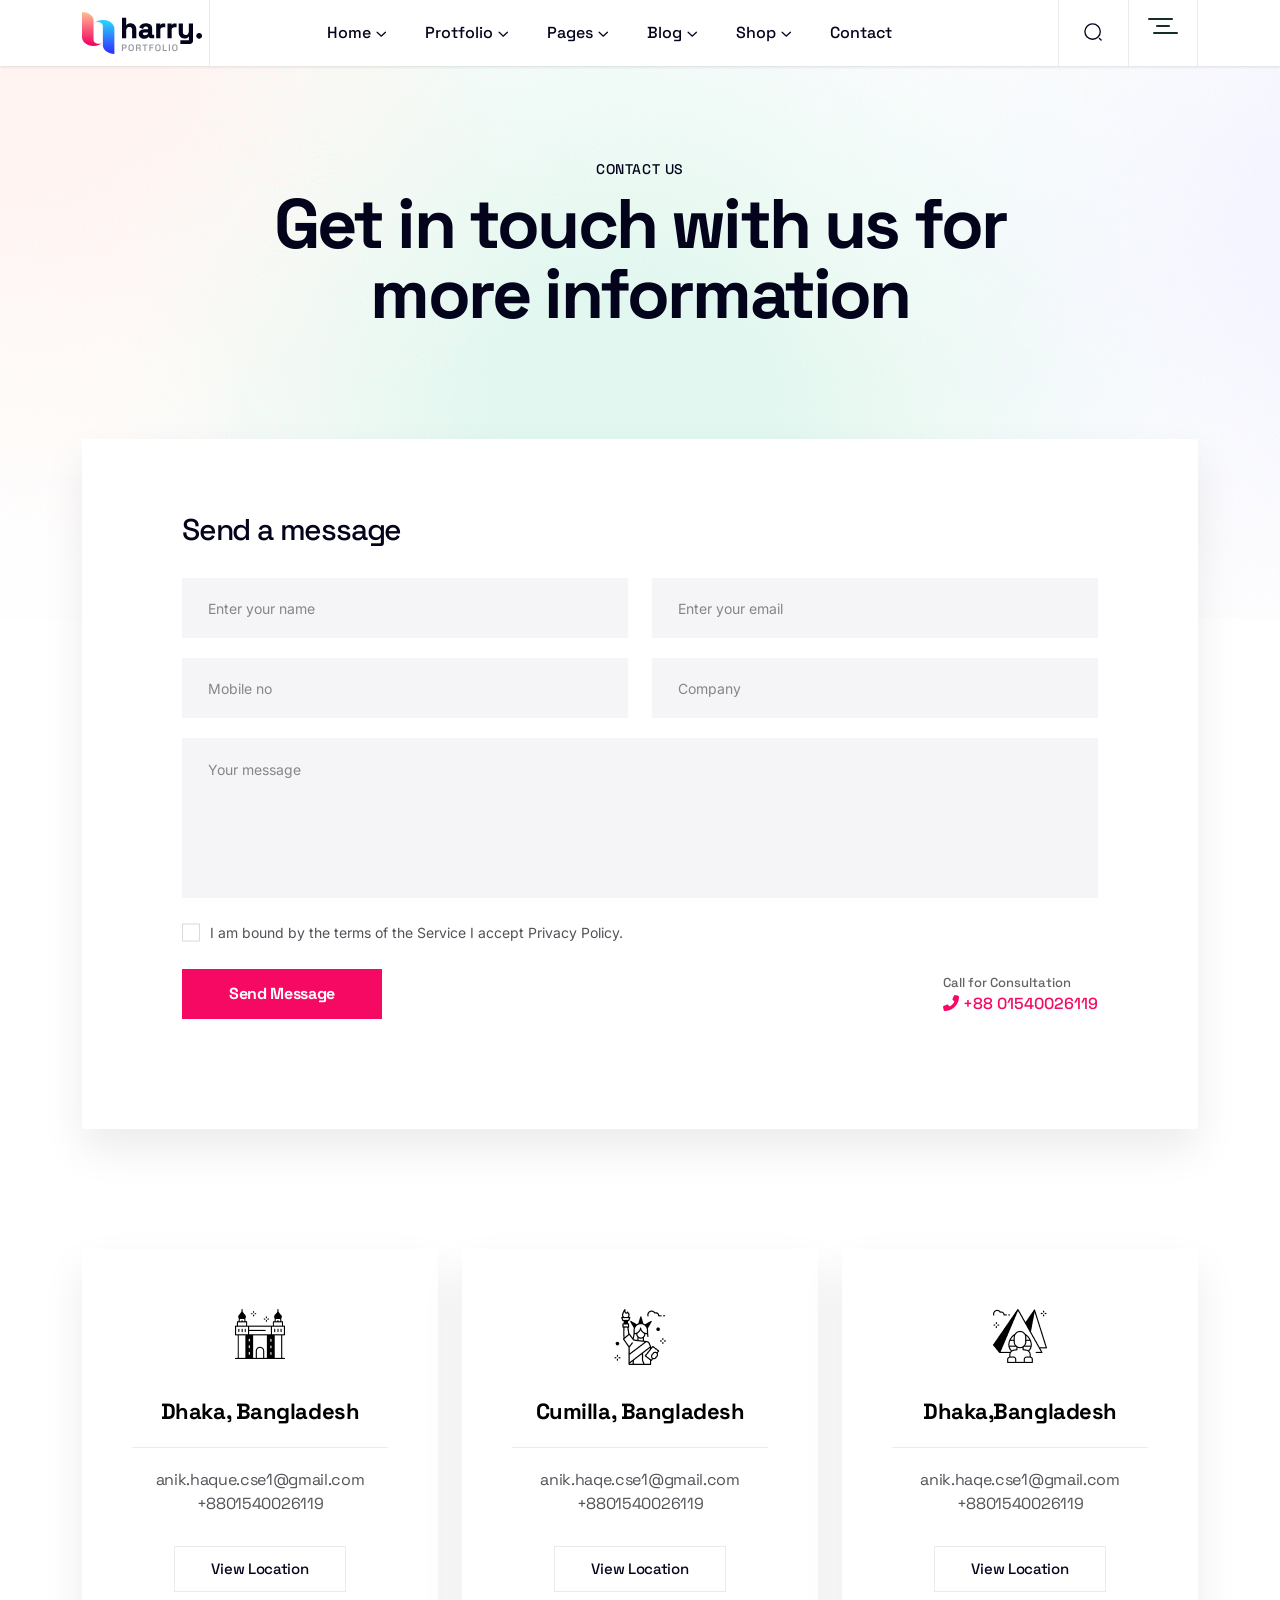
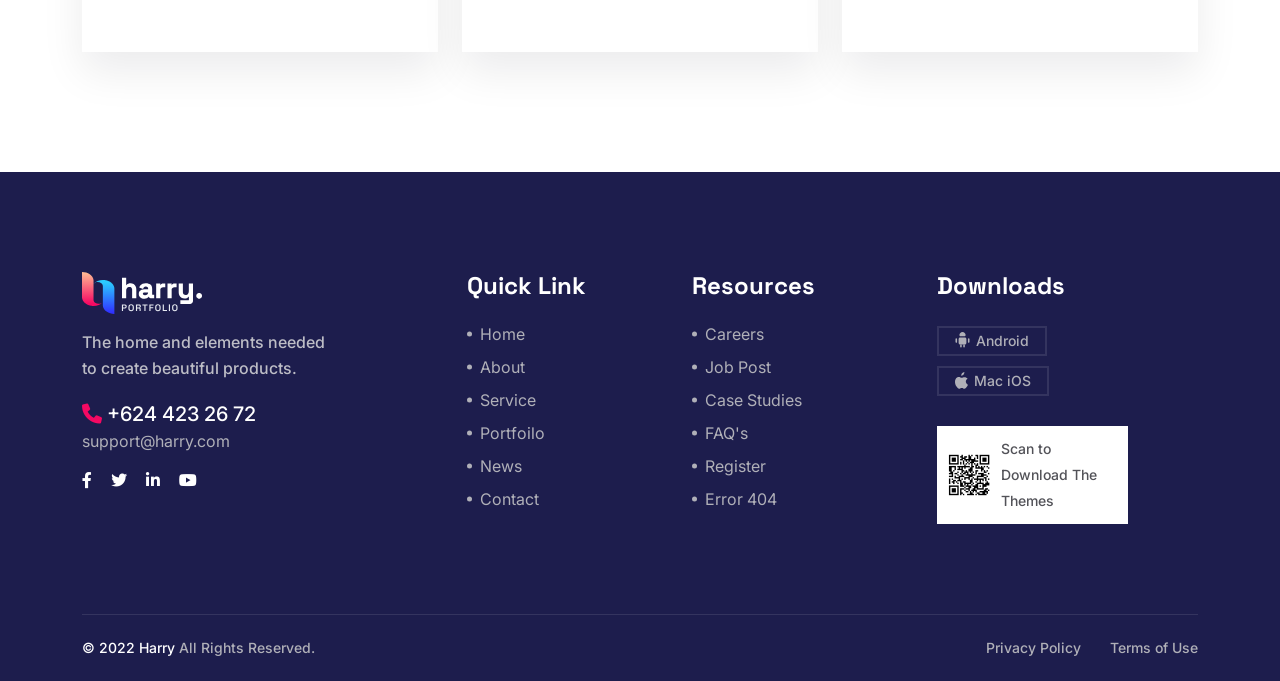
<file: contact.html>
<!DOCTYPE html>
<html class="no-js" lang="zxx">
  <head>
    <meta charset="utf-8" />
    <meta http-equiv="x-ua-compatible" content="ie=edge" />
    <title>Contact Classic - Harry</title>
    <meta name="description" content="" />
    <meta name="viewport" content="width=device-width, initial-scale=1" />

    <!-- Place favicon.ico in the root directory -->
    <link
      rel="shortcut icon"
      type="image/x-icon"
      href="assets/img/logo/favicon.png"
    />

    <!-- CSS here -->
    <link rel="stylesheet" href="assets/css/bootstrap.css" />
    <link rel="stylesheet" href="assets/css/meanmenu.css" />
    <link rel="stylesheet" href="assets/css/animate.css" />
    <link rel="stylesheet" href="assets/css/swiper-bundle.css" />
    <link rel="stylesheet" href="assets/css/slick.css" />
    <link rel="stylesheet" href="assets/css/nouislider.css" />
    <link rel="stylesheet" href="assets/css/backtotop.css" />
    <link rel="stylesheet" href="assets/css/magnific-popup.css" />
    <link rel="stylesheet" href="assets/css/nice-select.css" />
    <link rel="stylesheet" href="assets/css/font-awesome-pro.css" />
    <link rel="stylesheet" href="assets/css/elegant-icon.css" />
    <link rel="stylesheet" href="assets/css/spacing.css" />
    <link rel="stylesheet" href="assets/css/main.css" />
  </head>
  <body>
    <!--[if lte IE 9]>
      <p class="browserupgrade">
        You are using an <strong>outdated</strong> browser. Please
        <a href="https://browsehappy.com/">upgrade your browser</a> to improve
        your experience and security.
      </p>
    <![endif]-->

    <!-- pre loader area start -->
    <div id="loading">
      <div id="loading-center">
        <div id="loading-center-absolute">
          <!-- loading content here -->
          <div class="preloader__content text-center">
            <div class="preloader__logo">
              <img src="assets/img/logo/logo-preloader.svg" alt="" />
            </div>
            <div id="tp-loading-bar" class="preloader__bar">
              <div id="tp-loading-line" class="preloader__bar-inner"></div>
            </div>
            <h3 class="preloader__title">harry</h3>
            <div class="preloader__with-text">
              <div class="preloader__with-text-wrapper">
                <span data-text-preloader="h" class="preloader__title-2"
                  >h</span
                >
                <span data-text-preloader="a" class="preloader__title-2"
                  >a</span
                >
                <span data-text-preloader="r" class="preloader__title-2"
                  >r</span
                >
                <span data-text-preloader="r" class="preloader__title-2"
                  >r</span
                >
                <span data-text-preloader="y" class="preloader__title-2"
                  >y</span
                >
              </div>
            </div>
            <p class="preloader__loading">Loading</p>
          </div>
        </div>
      </div>
    </div>
    <!-- pre loader area end -->

    <!-- back to top start -->
    <div class="back-to-top-wrapper">
      <button id="back_to_top" type="button" class="back-to-top-btn">
        <svg
          width="12"
          height="7"
          viewBox="0 0 12 7"
          fill="none"
          xmlns="http://www.w3.org/2000/svg"
        >
          <path
            d="M11 6L6 1L1 6"
            stroke="currentColor"
            stroke-width="1.5"
            stroke-linecap="round"
            stroke-linejoin="round"
          />
        </svg>
      </button>
    </div>
    <!-- back to top end -->

    <!-- header area start -->
    <header>
      <div class="header__area header__white-solid">
        <div class="header__bottom header__sticky" id="header-sticky">
          <div class="container">
            <div class="mega-menu-wrapper p-relative">
              <div class="row align-items-center">
                <div
                  class="col-xxl-2 col-xl-2 col-lg-2 col-md-4 col-sm-5 col-8"
                >
                  <div class="logo logo-border">
                    <a href="index.html">
                      <img src="assets/img/logo/logo-black.svg" alt="logo" />
                    </a>
                  </div>
                </div>
                <div class="col-xxl-7 col-xl-8 col-lg-8 d-none d-lg-block">
                  <div class="main-menu pl-55 main-menu-ff-space">
                    <nav id="mobile-menu">
                      <ul>
                        <li class="has-dropdown">
                          <a href="index.html">Home</a>
                          <ul class="submenu">
                            <li><a href="index.html">Main Demo</a></li>
                            <li><a href="index-shop.html">Shop Demo</a></li>
                          </ul>
                        </li>
                        <li class="has-dropdown">
                          <a href="portfolio.html">Protfolio</a>
                          <ul class="submenu">
                            <li><a href="portfolio.html">Classic Style</a></li>
                            <li>
                              <a href="portfolio-details-list.html"
                                >List With Details</a
                              >
                            </li>
                          </ul>
                        </li>
                        <li class="has-dropdown">
                          <a href="#">Pages</a>
                          <ul class="submenu">
                            <li><a href="portfolio.html">Portfoilo</a></li>
                            <li>
                              <a href="portfolio-details-list.html"
                                >Portfoilo Details</a
                              >
                            </li>
                            <li><a href="about-me.html">About Me</a></li>
                            <li><a href="cart.html">Cart</a></li>
                            <li><a href="checkout.html">Checkout</a></li>
                            <li><a href="services.html">Services</a></li>
                            <li>
                              <a href="services-details.html"
                                >Service Details</a
                              >
                            </li>
                            <li><a href="404.html">404 Page</a></li>
                          </ul>
                        </li>
                        <li class="has-dropdown">
                          <a href="blog.html">Blog</a>
                          <ul class="submenu">
                            <li><a href="blog.html">Blog Standard</a></li>
                            <li>
                              <a href="blog-details.html">Blog Details</a>
                            </li>
                          </ul>
                        </li>
                        <li class="has-dropdown">
                          <a href="shop.html">Shop</a>
                          <ul class="submenu">
                            <li><a href="shop.html">Shop</a></li>
                            <li>
                              <a href="product-details.html">Product Details</a>
                            </li>
                          </ul>
                        </li>
                        <li>
                          <a href="contact.html">Contact</a>
                        </li>
                      </ul>
                    </nav>
                    <!-- for wp -->
                    <div class="header__hamburger ml-50 d-none">
                      <button
                        type="button"
                        class="hamburger-btn offcanvas-open-btn"
                      >
                        <span></span>
                        <span></span>
                        <span></span>
                      </button>
                    </div>
                  </div>
                </div>
                <div
                  class="col-xxl-3 col-xl-2 col-lg-2 col-md-8 col-sm-7 col-4"
                >
                  <div
                    class="header__bottom-right d-flex justify-content-end align-items-center pl-30"
                  >
                    <div class="header__action d-none d-xl-block">
                      <ul>
                        <li>
                          <a href="javascript:void(0);" class="search-open-btn">
                            <svg
                              width="20"
                              height="20"
                              viewBox="0 0 20 20"
                              fill="none"
                              xmlns="http://www.w3.org/2000/svg"
                            >
                              <path
                                d="M9.55 18.1C14.272 18.1 18.1 14.272 18.1 9.55C18.1 4.82797 14.272 1 9.55 1C4.82797 1 1 4.82797 1 9.55C1 14.272 4.82797 18.1 9.55 18.1Z"
                                stroke="currentColor"
                                stroke-width="1.5"
                                stroke-linecap="round"
                                stroke-linejoin="round"
                              />
                              <path
                                d="M19.0002 19.0002L17.2002 17.2002"
                                stroke="currentColor"
                                stroke-width="1.5"
                                stroke-linecap="round"
                                stroke-linejoin="round"
                              />
                            </svg>
                          </a>
                        </li>
                        <li>
                          <button
                            type="button"
                            class="hamburger-btn hamburger-btn-black offcanvas-open-btn"
                          >
                            <span></span>
                            <span></span>
                            <span></span>
                          </button>
                        </li>
                      </ul>
                    </div>
                    <div class="header__hamburger ml-50 d-xl-none">
                      <button
                        type="button"
                        class="hamburger-btn hamburger-btn-black offcanvas-open-btn"
                      >
                        <span></span>
                        <span></span>
                        <span></span>
                      </button>
                    </div>
                  </div>
                </div>
              </div>
            </div>
          </div>
        </div>
      </div>
    </header>
    <!-- header area end -->

    <!-- offcanvas area start -->
    <div class="offcanvas__area offcanvas__area-1">
      <div class="offcanvas__wrapper">
        <div class="offcanvas__shape">
          <img
            class="offcanvas__shape-1"
            src="assets/img/shape/offcanvas-shape-1.png"
            alt=""
          />
        </div>
        <div class="offcanvas__close">
          <button class="offcanvas__close-btn offcanvas-close-btn">
            <svg
              width="12"
              height="12"
              viewBox="0 0 12 12"
              fill="none"
              xmlns="http://www.w3.org/2000/svg"
            >
              <path
                d="M11 1L1 11"
                stroke="currentColor"
                stroke-width="1.5"
                stroke-linecap="round"
                stroke-linejoin="round"
              />
              <path
                d="M1 1L11 11"
                stroke="currentColor"
                stroke-width="1.5"
                stroke-linecap="round"
                stroke-linejoin="round"
              />
            </svg>
          </button>
        </div>
        <div class="offcanvas__content">
          <div
            class="offcanvas__top mb-70 d-flex justify-content-between align-items-center"
          >
            <div class="offcanvas__logo logo">
              <a href="index.html">
                <img src="assets/img/logo/logo-black.svg" alt="logo" />
              </a>
            </div>
          </div>
          <div class="mobile-menu fix d-lg-none"></div>
          <div
            class="offcanvas__menu offcanvas__menu-ff-space d-none d-lg-block"
          >
            <nav>
              <ul>
                <li><a href="index.html">Home</a></li>
                <li><a href="about.html">About</a></li>
                <li><a href="services.html">Service</a></li>
                <li><a href="blog-grid-2.html">Blog</a></li>
                <li><a href="portfolio.html">Portfolio</a></li>
                <li><a href="contact.html">Contact</a></li>
              </ul>
            </nav>
          </div>
          <div class="offcanvas__btn">
            <a href="contact.html" class="tp-btn-offcanvas"
              >Getting Started <i class="fa-regular fa-chevron-right"></i
            ></a>
          </div>
          <div class="offcanvas__social">
            <h3 class="offcanvas__social-title">Follow :</h3>
            <a href="#"><i class="fab fa-facebook-f"></i></a>
            <a href="#"><i class="fab fa-twitter"></i></a>
            <a href="#"><i class="fab fa-youtube"></i></a>
            <a href="#"><i class="fab fa-linkedin"></i></a>
          </div>
          <div class="offcanvas__contact">
            <p class="offcanvas__contact-call">
              <a href="tel:+964-742-44-763">+964 742 44 763</a>
            </p>
            <p class="offcanvas__contact-mail">
              <a href="mailto:info@harry.com">info@harry.com</a>
            </p>
          </div>
        </div>
      </div>
    </div>
    <div class="body-overlay"></div>
    <!-- offcanvas area end -->

    <!-- search popup start -->
    <div class="search__popup">
      <div class="container">
        <div class="row">
          <div class="col-xxl-12">
            <div class="search__wrapper">
              <div
                class="search__top d-flex justify-content-between align-items-center"
              >
                <div class="search__logo">
                  <a href="index.html">
                    <img src="assets/img/logo/logo.svg" alt="" />
                  </a>
                </div>
                <div class="search__close">
                  <button
                    type="button"
                    class="search__close-btn search-close-btn"
                  >
                    <svg
                      width="18"
                      height="18"
                      viewBox="0 0 18 18"
                      fill="none"
                      xmlns="http://www.w3.org/2000/svg"
                    >
                      <path
                        d="M17 1L1 17"
                        stroke="currentColor"
                        stroke-width="1.5"
                        stroke-linecap="round"
                        stroke-linejoin="round"
                      />
                      <path
                        d="M1 1L17 17"
                        stroke="currentColor"
                        stroke-width="1.5"
                        stroke-linecap="round"
                        stroke-linejoin="round"
                      />
                    </svg>
                  </button>
                </div>
              </div>
              <div class="search__form">
                <form action="#">
                  <div class="search__input">
                    <input
                      class="search-input-field"
                      type="text"
                      placeholder="Type here to search..."
                    />
                    <span class="search-focus-border"></span>
                    <button type="submit">
                      <svg
                        width="20"
                        height="20"
                        viewBox="0 0 20 20"
                        fill="none"
                        xmlns="http://www.w3.org/2000/svg"
                      >
                        <path
                          d="M9.55 18.1C14.272 18.1 18.1 14.272 18.1 9.55C18.1 4.82797 14.272 1 9.55 1C4.82797 1 1 4.82797 1 9.55C1 14.272 4.82797 18.1 9.55 18.1Z"
                          stroke="currentColor"
                          stroke-width="1.5"
                          stroke-linecap="round"
                          stroke-linejoin="round"
                        />
                        <path
                          d="M19.0002 19.0002L17.2002 17.2002"
                          stroke="currentColor"
                          stroke-width="1.5"
                          stroke-linecap="round"
                          stroke-linejoin="round"
                        />
                      </svg>
                    </button>
                  </div>
                </form>
              </div>
            </div>
          </div>
        </div>
      </div>
    </div>
    <!-- search popup end -->

    <main>
      <!-- contact area start -->
      <section class="tp-section-area p-relative z-index-1 tp-section-spacing">
        <div
          class="tp-section-bg include-bg"
          data-background="assets/img/contact/contact-bg.png"
        ></div>
        <div class="container">
          <div class="row justify-content-center">
            <div class="col-xl-8 col-lg-8">
              <div class="tp-section-wrapper-2 text-center">
                <span class="tp-section-subtitle-2 subtitle-mb-7"
                  >CONTACT US</span
                >
                <h3 class="tp-section-title-2 font-70">
                  Get in touch with us for more information
                </h3>
              </div>
            </div>
          </div>
        </div>
      </section>
      <!-- contact area end -->

      <!-- contact form area start -->
      <section class="contact__form-area">
        <div class="container">
          <div class="row">
            <div class="col-xl-12">
              <div class="contact__form-2 contact__style-2 contact__translate">
                <h3 class="contact__form-2-title">Send a message</h3>
                <form id="contact-form" action="assets/mail.php" method="POST">
                  <div class="row">
                    <div class="col-md-6">
                      <div class="contact__input-2">
                        <input
                          name="name"
                          type="text"
                          placeholder="Enter your name"
                        />
                      </div>
                    </div>
                    <div class="col-md-6">
                      <div class="contact__input-2">
                        <input
                          name="email"
                          type="email"
                          placeholder="Enter your email"
                        />
                      </div>
                    </div>
                    <div class="col-md-6">
                      <div class="contact__input-2">
                        <input
                          name="phone"
                          type="text"
                          placeholder="Mobile no"
                        />
                      </div>
                    </div>
                    <div class="col-md-6">
                      <div class="contact__input-2">
                        <input
                          name="company"
                          type="text"
                          placeholder="Company"
                        />
                      </div>
                    </div>
                    <div class="col-md-12">
                      <div class="contact__input-2">
                        <textarea
                          name="message"
                          placeholder="Your message"
                        ></textarea>
                      </div>
                    </div>
                    <div class="col-md-12">
                      <div
                        class="contact__agree d-flex align-items-start mb-25"
                      >
                        <input
                          class="e-check-input"
                          type="checkbox"
                          id="e-agree"
                        />
                        <label class="e-check-label" for="e-agree"
                          >I am bound by the terms of the Service I accept
                          Privacy Policy.</label
                        >
                      </div>
                    </div>
                    <div class="col-md-5">
                      <div class="contact__btn-2">
                        <button type="submit" class="tp-btn">
                          Send Message
                        </button>
                      </div>
                    </div>
                    <div class="col-md-7">
                      <!-- for wp = this will sho in style two -->
                      <div class="contact__form-call float-md-end">
                        <span>Call for Consultation</span>
                        <p>
                          <a href="tel:2236-384-870"
                            ><i class="fa-solid fa-phone-flip"></i> +88
                            01540026119</a
                          >
                        </p>
                      </div>
                    </div>
                  </div>
                </form>
                <p class="ajax-response"></p>
              </div>
            </div>
          </div>
        </div>
      </section>
      <!-- contact form area end -->

      <!-- contact location box area start -->
      <section class="contact__loacation-box-area pt-120 pb-90">
        <div class="container">
          <div class="row">
            <div class="col-lg-4 col-md-6">
              <div class="contact__location-box text-center white-bg mb-30">
                <div class="contact__location-box-icon">
                  <img src="assets/img/contact/contact-location-2.png" alt="" />
                </div>
                <div class="contact__location-box-content">
                  <h3 class="contact__location-box-title">Dhaka, Bangladesh</h3>

                  <div class="contact__location-box-info">
                    <p>
                      <a href="anik.haque.cse1@gmail.com"
                        >anik.haque.cse1@gmail.com</a
                      >
                    </p>
                    <p><a href="tel:686-324-6838">+8801540026119</a></p>
                  </div>

                  <div class="contact__location-box-btn">
                    <a
                      href="https://www.google.com/maps/place/102+Thompson+St,+New+York,+NY+10012,+USA/@40.7255437,-74.004061,17z/data=!3m1!4b1!4m5!3m4!1s0x89c2598c338f691d:0x6d5f394e7a1962cc!8m2!3d40.7255397!4d-74.0018723"
                      target="_blank"
                      class="tp-btn-border"
                      >View Location</a
                    >
                  </div>
                </div>
              </div>
            </div>
            <div class="col-lg-4 col-md-6">
              <div class="contact__location-box text-center white-bg mb-30">
                <div class="contact__location-box-icon">
                  <img src="assets/img/contact/contact-location-1.png" alt="" />
                </div>
                <div class="contact__location-box-content">
                  <h3 class="contact__location-box-title">
                    Cumilla, Bangladesh
                  </h3>

                  <div class="contact__location-box-info">
                    <p>
                      <a href="anik.haque.cse1@gmail.com"
                        >anik.haqe.cse1@gmail.com</a
                      >
                    </p>
                    <p><a href="tel:686-324-6838">+8801540026119</a></p>
                  </div>

                  <div class="contact__location-box-btn">
                    <a
                      href="https://www.google.com/maps/place/102+Thompson+St,+New+York,+NY+10012,+USA/@40.7255437,-74.004061,17z/data=!3m1!4b1!4m5!3m4!1s0x89c2598c338f691d:0x6d5f394e7a1962cc!8m2!3d40.7255397!4d-74.0018723"
                      target="_blank"
                      class="tp-btn-border"
                      >View Location</a
                    >
                  </div>
                </div>
              </div>
            </div>
            <div class="col-lg-4 col-md-6">
              <div class="contact__location-box text-center white-bg mb-30">
                <div class="contact__location-box-icon">
                  <img src="assets/img/contact/contact-location-3.png" alt="" />
                </div>
                <div class="contact__location-box-content">
                  <h3 class="contact__location-box-title">Dhaka,Bangladesh</h3>

                  <div class="contact__location-box-info">
                    <p>
                      <a href="mailto:anik.haqe.cse1@gmail.com"
                        >anik.haqe.cse1@gmail.com</a
                      >
                    </p>
                    <p><a href="tel:686-324-6838">+8801540026119</a></p>
                  </div>

                  <div class="contact__location-box-btn">
                    <a
                      href="https://www.google.com/maps/place/102+Thompson+St,+New+York,+NY+10012,+USA/@40.7255437,-74.004061,17z/data=!3m1!4b1!4m5!3m4!1s0x89c2598c338f691d:0x6d5f394e7a1962cc!8m2!3d40.7255397!4d-74.0018723"
                      target="_blank"
                      class="tp-btn-border"
                      >View Location</a
                    >
                  </div>
                </div>
              </div>
            </div>
          </div>
        </div>
      </section>
      <!-- contact location box area end -->
    </main>

    <!-- footer area start -->
    <footer>
      <div class="footer__area" data-bg-color="footer-bg">
        <div class="footer__top">
          <div class="container">
            <div class="row">
              <div class="col-xxl-3 col-xl-3 col-lg-3 col-md-6 col-sm-6">
                <div class="footer__widget mb-50 footer-col-1">
                  <div class="footer__logo">
                    <a href="index.html">
                      <img src="assets/img/logo/logo.svg" alt="" />
                    </a>
                  </div>

                  <div class="footer__widget-content p-relative z-index-1">
                    <div class="footer__info">
                      <p>
                        The home and elements needed to create beautiful
                        products.
                      </p>

                      <div class="footer__contact">
                        <div class="footer__contact-call">
                          <span
                            ><a href="tel:624-423-26-72"
                              ><i class="fa-solid fa-phone"></i> +624 423 26
                              72</a
                            ></span
                          >
                        </div>
                        <div class="footer__contact-mail">
                          <span
                            ><a href="mailto:support@harry.com"
                              >support@harry.com</a
                            ></span
                          >
                        </div>
                      </div>
                      <div class="footer__social">
                        <a href="#"><i class="fa-brands fa-facebook-f"></i></a>
                        <a href="#"><i class="fa-brands fa-twitter"></i></a>
                        <a href="#"><i class="fa-brands fa-linkedin-in"></i></a>
                        <a href="#"><i class="fa-brands fa-youtube"></i></a>
                      </div>
                    </div>
                  </div>
                </div>
              </div>
              <div class="col-xxl-3 col-xl-3 col-lg-3 col-md-6 col-sm-6">
                <div class="footer__widget mb-50 footer-col-2">
                  <h3 class="footer__widget-title">Quick Link</h3>

                  <div class="footer__widget-content">
                    <ul>
                      <li><a href="index.html">Home</a></li>
                      <li><a href="about.html">About</a></li>
                      <li><a href="services.html">Service</a></li>
                      <li><a href="portfolio.html">Portfoilo</a></li>
                      <li><a href="blog-grid.html">News</a></li>
                      <li><a href="contact.html">Contact</a></li>
                    </ul>
                  </div>
                </div>
              </div>
              <div class="col-xxl-3 col-xl-3 col-lg-3 col-md-6 col-sm-6">
                <div class="footer__widget mb-50 footer-col-3">
                  <h3 class="footer__widget-title">Resources</h3>

                  <div class="footer__widget-content">
                    <ul>
                      <li><a href="job-details.html">Careers</a></li>
                      <li><a href="job.html">Job Post</a></li>
                      <li><a href="portfolio-details.html">Case Studies</a></li>
                      <li><a href="faq.html">FAQ's</a></li>
                      <li><a href="register.html">Register</a></li>
                      <li><a href="404.html">Error 404</a></li>
                    </ul>
                  </div>
                </div>
              </div>
              <div class="col-xxl-3 col-xl-3 col-lg-3 col-md-6 col-sm-6">
                <div class="footer__widget mb-50 footer-col-4">
                  <h3 class="footer__widget-title">Downloads</h3>

                  <div class="footer__widget-content">
                    <div class="footer__app mb-30">
                      <div class="footer__app-item">
                        <a href="#" class="tp-btn-app"
                          ><svg
                            width="15"
                            height="16"
                            viewBox="0 0 15 16"
                            fill="none"
                            xmlns="http://www.w3.org/2000/svg"
                          >
                            <path
                              d="M6.72221 12.4448V14.7782C6.72221 15.206 6.3722 15.556 5.94442 15.556C5.51663 15.556 5.16663 15.206 5.16663 14.7782V12.4448H6.72221Z"
                              fill="currentColor"
                            />
                            <path
                              d="M9.83329 12.4448V14.7782C9.83329 15.206 9.48328 15.556 9.0555 15.556C8.62772 15.556 8.27771 15.206 8.27771 14.7782V12.4448H9.83329Z"
                              fill="currentColor"
                            />
                            <path
                              d="M11.3891 6.99992V10.8889C11.3891 11.7444 10.6891 12.4444 9.83352 12.4444H5.16679C4.31122 12.4444 3.61121 11.7444 3.61121 10.8889V6.99992C3.61121 6.14435 4.31122 5.44434 5.16679 5.44434H9.83352C10.6891 5.44434 11.3891 6.14435 11.3891 6.99992Z"
                              fill="currentColor"
                            />
                            <path
                              d="M2.05558 6.99947V10.1106C2.05558 10.5384 1.70557 10.8884 1.27779 10.8884C0.850005 10.8884 0.5 10.5384 0.5 10.1106V6.99947C0.5 6.57169 0.850005 6.22168 1.27779 6.22168C1.70557 6.22168 2.05558 6.57169 2.05558 6.99947Z"
                              fill="currentColor"
                            />
                            <path
                              d="M14.4999 6.99947V10.1106C14.4999 10.5384 14.1499 10.8884 13.7221 10.8884C13.2943 10.8884 12.9443 10.5384 12.9443 10.1106V6.99947C12.9443 6.57169 13.2943 6.22168 13.7221 6.22168C14.1499 6.22168 14.4999 6.57169 14.4999 6.99947Z"
                              fill="currentColor"
                            />
                            <path
                              d="M5.63336 4.35563H9.36679C10.0512 4.35563 10.6112 3.79561 10.6112 3.11116C10.6112 1.39224 9.21899 0 7.50008 0C5.78116 0 4.38892 1.39224 4.38892 3.11116C4.38892 3.79561 4.94891 4.35563 5.63336 4.35563Z"
                              fill="currentColor"
                            />
                          </svg>
                          Android</a
                        >
                      </div>
                      <div class="footer__app-item">
                        <a href="#" class="tp-btn-app"
                          ><svg
                            width="13"
                            height="17"
                            viewBox="0 0 13 17"
                            fill="none"
                            xmlns="http://www.w3.org/2000/svg"
                          >
                            <path
                              fill-rule="evenodd"
                              clip-rule="evenodd"
                              d="M9.33685 0C9.50336 0.915787 9.08709 1.83157 8.58757 2.4976C8.08805 3.16363 7.17226 3.7464 6.25648 3.66315C6.08997 2.74736 6.50624 1.91483 7.00576 1.2488C7.58853 0.582774 8.50432 0.0832534 9.33685 0ZM12.001 14.4861C12.4172 13.8201 12.667 13.4038 13 12.6545C10.4191 11.6555 10.0029 7.99232 12.5837 6.66027C11.8345 5.66123 10.7522 5.16171 9.66987 5.16171C8.92059 5.16171 8.42107 5.32822 7.92155 5.49472C7.50528 5.66123 7.17227 5.74448 6.756 5.74448C6.25648 5.74448 5.92346 5.57798 5.42394 5.41147C4.92442 5.24496 4.4249 5.07846 3.84213 5.07846C2.67658 5.07846 1.42778 5.74448 0.678502 6.99328C-0.403791 8.65835 -0.237284 11.9052 1.51104 14.5693C2.26032 15.5684 3.09285 16.6507 4.17514 16.6507C4.67466 16.6507 4.92442 16.4842 5.25744 16.4009C5.6737 16.2344 6.08997 16.0679 6.756 16.0679C7.50528 16.0679 7.83829 16.2344 8.25456 16.4009C8.58757 16.5674 8.83733 16.6507 9.33685 16.6507C10.5024 16.6507 11.3349 15.4019 12.001 14.4861Z"
                              fill="currentColor"
                            />
                          </svg>
                          Mac iOS</a
                        >
                      </div>
                    </div>
                    <div class="footer__qrcode d-flex align-items-center">
                      <div class="footer__qrcode-thumb mr-10">
                        <a
                          class="popup-image"
                          href="assets/img/icon/qrcode.png"
                        >
                          <img src="assets/img/icon/qrcode.png" alt="" />
                        </a>
                      </div>
                      <div class="footer__qrcode-content">
                        <p>
                          <a
                            class="popup-image"
                            href="assets/img/icon/qrcode.png"
                            >Scan to Download The Themes</a
                          >
                        </p>
                      </div>
                    </div>
                  </div>
                </div>
              </div>
            </div>
          </div>
        </div>
        <div class="footer__bottom">
          <div class="container">
            <div class="footer__bottom-inner">
              <div class="row">
                <div class="col-sm-6">
                  <div class="footer__copyright">
                    <p>
                      <a href="index.html">© 2022 Harry</a> All Rights Reserved.
                    </p>
                  </div>
                </div>
                <div class="col-sm-6">
                  <div class="footer__link text-sm-end">
                    <a href="policy.html">Privacy Policy</a>
                    <a href="terms.html">Terms of Use</a>
                  </div>
                </div>
              </div>
            </div>
          </div>
        </div>
      </div>
    </footer>
    <!-- footer area end -->

    <!-- JS here -->
    <script src="assets/js/vendor/jquery.js"></script>
    <script src="assets/js/vendor/waypoints.js"></script>
    <script src="assets/js/bootstrap-bundle.js"></script>
    <script src="assets/js/meanmenu.js"></script>
    <script src="assets/js/swiper-bundle.js"></script>
    <script src="assets/js/slick.js"></script>
    <script src="assets/js/nouislider.js"></script>
    <script src="assets/js/magnific-popup.js"></script>
    <script src="assets/js/parallax.js"></script>
    <script src="assets/js/backtotop.js"></script>
    <script src="assets/js/nice-select.js"></script>
    <script src="assets/js/purecounter.js"></script>
    <script src="assets/js/wow.js"></script>
    <script src="assets/js/isotope-pkgd.js"></script>
    <script src="assets/js/imagesloaded-pkgd.js"></script>
    <script src="assets/js/ajax-form.js"></script>
    <script src="assets/js/main.js"></script>
  </body>
</html>
</file>
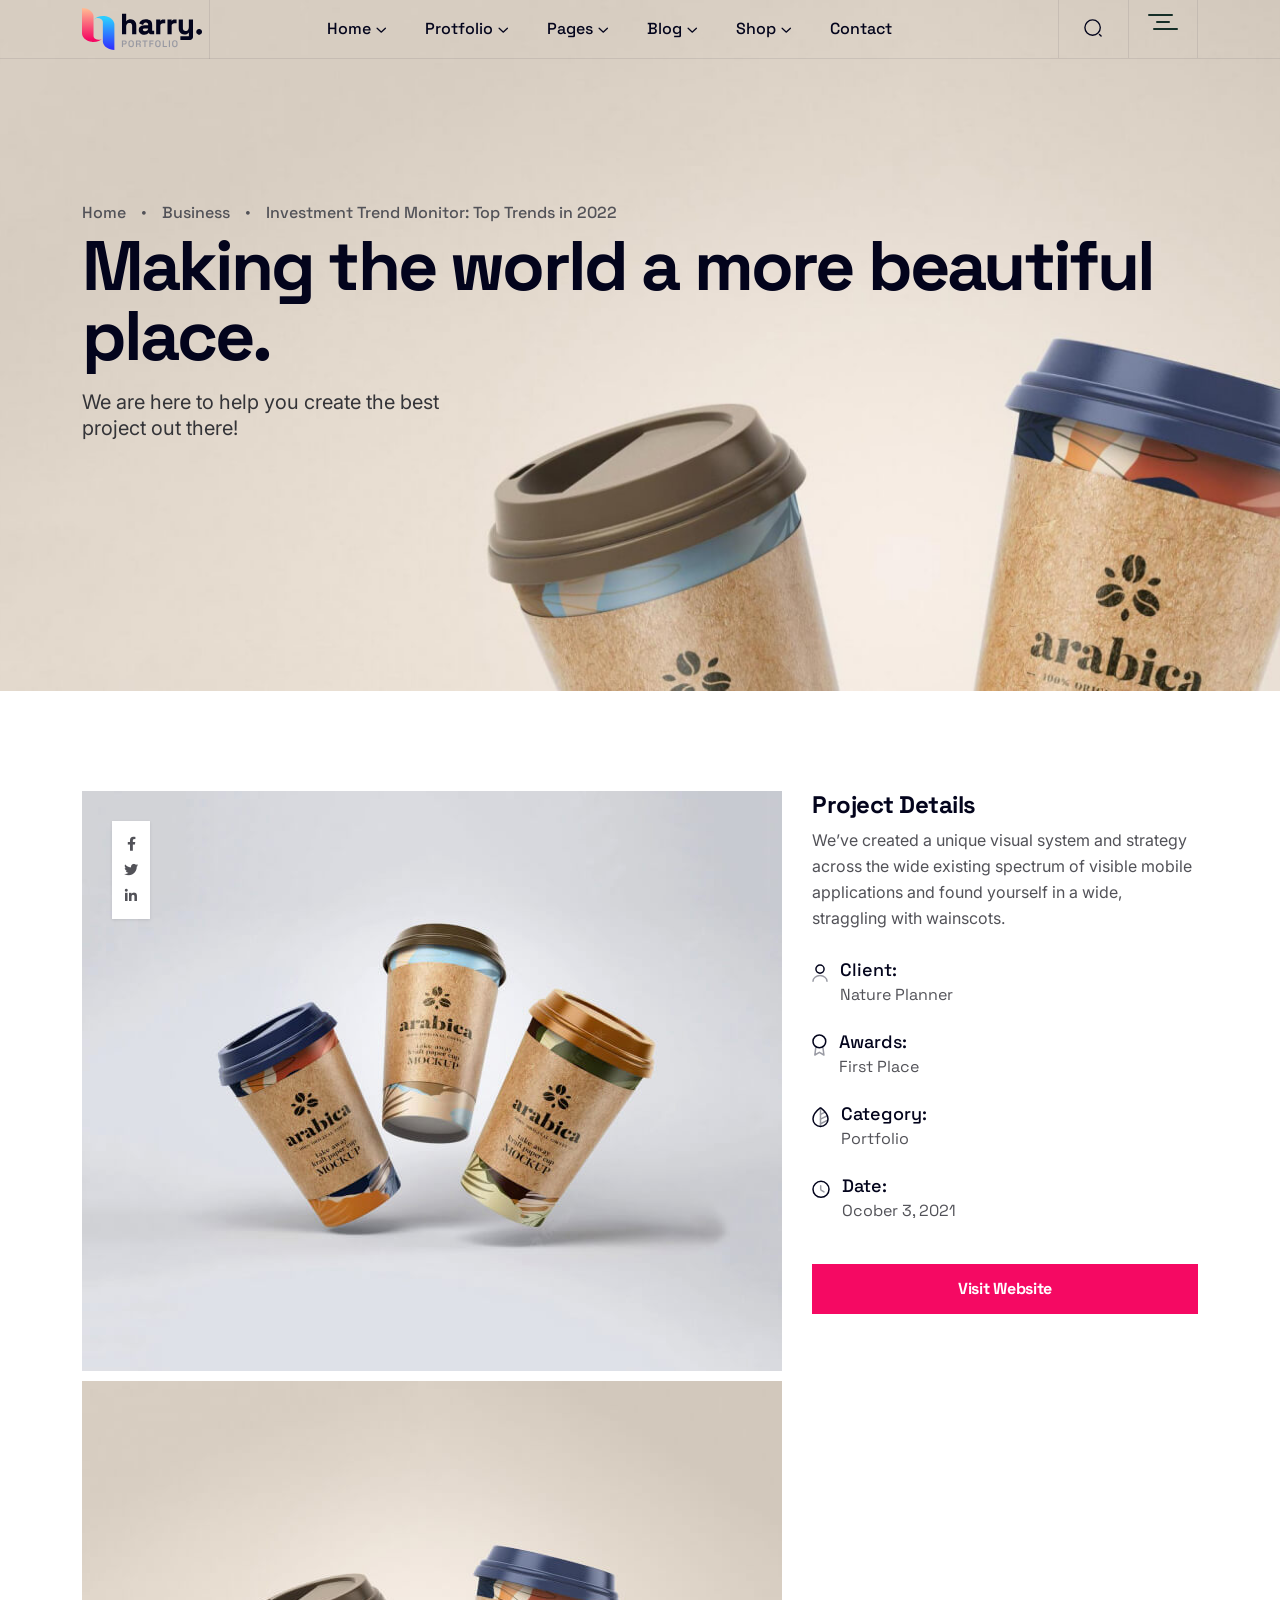
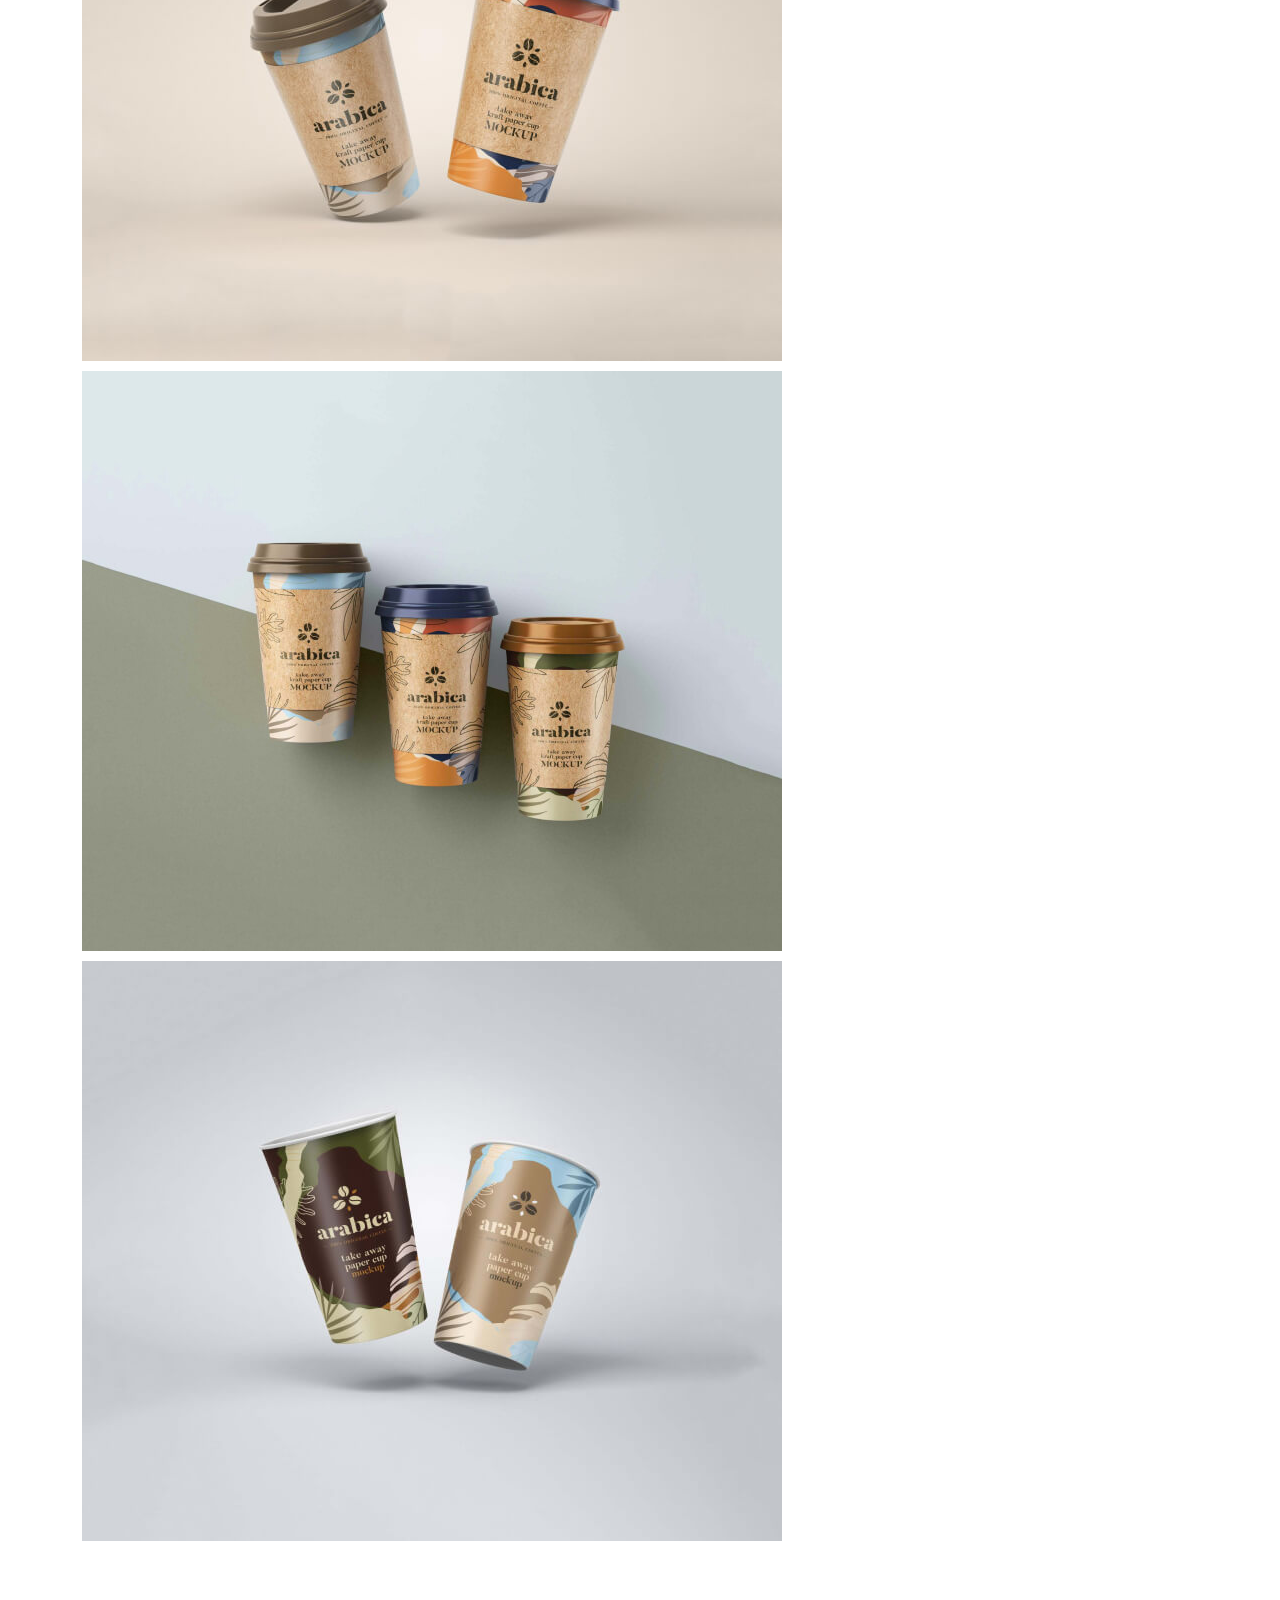
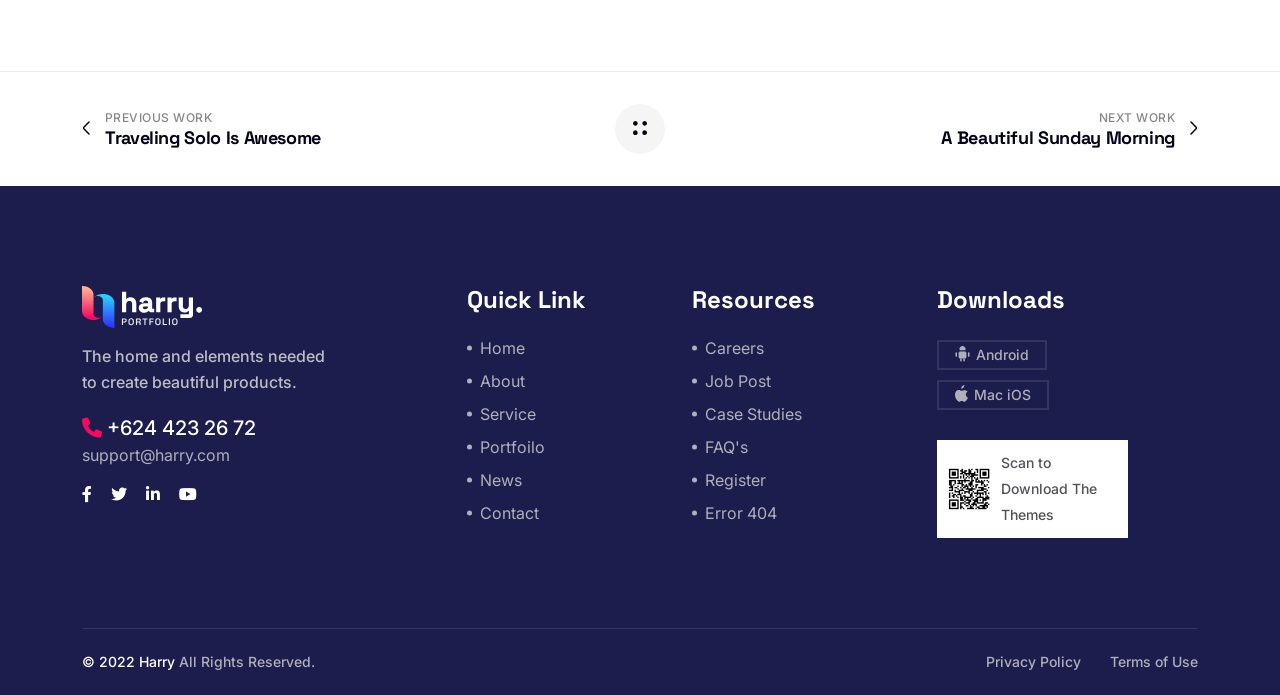
<file: portfolio-details-list.html>
<!doctype html>
<html class="no-js" lang="zxx">
   <head>
      <meta charset="utf-8">
      <meta http-equiv="x-ua-compatible" content="ie=edge">
      <title>Portfolio Details List - Harry</title>
      <meta name="description" content="">
      <meta name="viewport" content="width=device-width, initial-scale=1">

      <!-- Place favicon.ico in the root directory -->
      <link rel="shortcut icon" type="image/x-icon" href="assets/img/logo/favicon.png">

      <!-- CSS here -->
      <link rel="stylesheet" href="assets/css/bootstrap.css">
      <link rel="stylesheet" href="assets/css/meanmenu.css">
      <link rel="stylesheet" href="assets/css/animate.css">
      <link rel="stylesheet" href="assets/css/swiper-bundle.css">
      <link rel="stylesheet" href="assets/css/slick.css">
      <link rel="stylesheet" href="assets/css/nouislider.css">
      <link rel="stylesheet" href="assets/css/backtotop.css">
      <link rel="stylesheet" href="assets/css/magnific-popup.css">
      <link rel="stylesheet" href="assets/css/nice-select.css">
      <link rel="stylesheet" href="assets/css/font-awesome-pro.css">
      <link rel="stylesheet" href="assets/css/elegant-icon.css">
      <link rel="stylesheet" href="assets/css/hover-reveal.css">
      <link rel="stylesheet" href="assets/css/spacing.css">
      <link rel="stylesheet" href="assets/css/main.css">
   </head>
   <body>
      <!--[if lte IE 9]>
      <p class="browserupgrade">You are using an <strong>outdated</strong> browser. Please <a href="https://browsehappy.com/">upgrade your browser</a> to improve your experience and security.</p>
      <![endif]-->


      <!-- pre loader area start -->
      <div id="loading">
         <div id="loading-center">
            <div id="loading-center-absolute">
               <!-- loading content here -->
               <div class="preloader__content text-center">
                  <div class="preloader__logo">
                     <img src="assets/img/logo/logo-preloader.svg" alt="">
                  </div>
                  <div id="tp-loading-bar" class="preloader__bar">
                     <div id="tp-loading-line" class="preloader__bar-inner"></div>
                  </div>
                  <h3 class="preloader__title">harry</h3>
                  <div class="preloader__with-text ">
                     <div class="preloader__with-text-wrapper">
                         <span data-text-preloader="h" class="preloader__title-2">h</span>
                         <span data-text-preloader="a" class="preloader__title-2">a</span>
                         <span data-text-preloader="r" class="preloader__title-2">r</span>
                         <span data-text-preloader="r" class="preloader__title-2">r</span>
                         <span data-text-preloader="y" class="preloader__title-2">y</span>
                     </div>
                 </div>
                  <p class="preloader__loading">Loading</p>
               </div>
            </div>
         </div>  
      </div>
      <!-- pre loader area end -->

      <!-- back to top start -->
      <div class="back-to-top-wrapper">
         <button id="back_to_top" type="button" class="back-to-top-btn">
            <svg width="12" height="7" viewBox="0 0 12 7" fill="none" xmlns="http://www.w3.org/2000/svg">
               <path d="M11 6L6 1L1 6" stroke="currentColor" stroke-width="1.5" stroke-linecap="round" stroke-linejoin="round"/>
            </svg>               
         </button>
      </div>
      <!-- back to top end -->

      <!-- header area start -->
      <header>
         <div class="header__area header__black header__transparent">
            <div class="header__bottom header__bottom-border header__sticky" id="header-sticky">
               <div class="container">
                  <div class="mega-menu-wrapper p-relative">
                     <div class="row align-items-center">
                        <div class="col-xxl-2 col-xl-2 col-lg-2 col-md-4 col-sm-5 col-8">
                           <div class="logo logo-border">
                              <a href="index.html">
                                 <img src="assets/img/logo/logo-black.svg" alt="logo">
                              </a>
                           </div>
                        </div>
                        <div class="col-xxl-7 col-xl-8 col-lg-8 d-none d-lg-block">
                           <div class="main-menu pl-55 main-menu-ff-space">
                              <nav id="mobile-menu">
                                 <ul>
                                    <li class="has-dropdown">
                                       <a href="index.html">Home</a>
                                       <ul class="submenu">
                                          <li><a href="index.html">Main Demo</a></li>
                                          <li><a href="index-shop.html">Shop Demo</a></li>
                                       </ul>
                                    </li>
                                    <li class="has-dropdown">
                                       <a href="portfolio.html">Protfolio</a>
                                       <ul class="submenu">
                                          <li><a href="portfolio.html">Classic Style</a></li>
                                          <li><a href="portfolio-details-list.html">List With Details</a></li>
                                       </ul>
                                    </li>
                                    <li class="has-dropdown ">
                                       <a href="#">Pages</a>
                                       <ul class="submenu">
                                          <li><a href="portfolio.html">Portfoilo</a></li>
                                          <li><a href="portfolio-details-list.html">Portfoilo Details</a></li>
                                          <li><a href="about-me.html">About Me</a></li>
                                          <li><a href="cart.html">Cart</a></li>
                                          <li><a href="checkout.html">Checkout</a></li>
                                          <li><a href="services.html">Services</a></li>
                                          <li><a href="services-details.html">Service Details</a></li>
                                          <li><a href="404.html">404 Page</a></li>
                                       </ul>
                                    </li>
                                    <li class="has-dropdown">
                                       <a href="blog.html">Blog</a>
                                       <ul class="submenu">
                                          <li><a href="blog.html">Blog Standard</a></li>
                                          <li><a href="blog-details.html">Blog Details</a></li>
                                       </ul>
                                    </li>
                                    <li class="has-dropdown">
                                       <a href="shop.html">Shop</a>
                                       <ul class="submenu">
                                          <li><a href="shop.html">Shop</a></li>
                                          <li><a href="product-details.html">Product Details</a></li>
                                       </ul>
                                    </li>
                                    <li>
                                       <a href="contact.html">Contact</a>
                                    </li>
                                 </ul>
                              </nav>
                              <!-- for wp -->
                              <div class="header__hamburger ml-50 d-none">
                                 <button type="button" class="hamburger-btn offcanvas-open-btn">
                                    <span></span>
                                    <span></span>
                                    <span></span>
                                 </button>
                              </div>
                           </div>
                        </div>
                        <div class="col-xxl-3 col-xl-2 col-lg-2 col-md-8 col-sm-7 col-4">
                           <div class="header__bottom-right d-flex justify-content-end align-items-center pl-30">
                              <div class="header__action d-none d-xl-block">
                                 <ul>
                                    <li>
                                       <a href="javascript:void(0);" class="search-open-btn">
                                          <svg width="20" height="20" viewBox="0 0 20 20" fill="none" xmlns="http://www.w3.org/2000/svg">
                                             <path d="M9.55 18.1C14.272 18.1 18.1 14.272 18.1 9.55C18.1 4.82797 14.272 1 9.55 1C4.82797 1 1 4.82797 1 9.55C1 14.272 4.82797 18.1 9.55 18.1Z" stroke="currentColor" stroke-width="1.5" stroke-linecap="round" stroke-linejoin="round"/>
                                             <path d="M19.0002 19.0002L17.2002 17.2002" stroke="currentColor" stroke-width="1.5" stroke-linecap="round" stroke-linejoin="round"/>
                                          </svg>                                          
                                       </a>
                                    </li>
                                    <li>
                                       <button type="button"  class="hamburger-btn hamburger-btn-black offcanvas-open-btn">
                                          <span></span>
                                          <span></span>
                                          <span></span>
                                       </button>
                                    </li>
                                 </ul>
                              </div>
                              <div class="header__hamburger ml-50 d-xl-none">
                                 <button type="button" class="hamburger-btn hamburger-btn-black offcanvas-open-btn">
                                    <span></span>
                                    <span></span>
                                    <span></span>
                                 </button>
                              </div>
                           </div>
                        </div>
                     </div>
                  </div>
               </div>
            </div>
         </div>
      </header>
      <!-- header area end -->

      <!-- offcanvas area start -->
      <div class="offcanvas__area offcanvas__area-1">
         <div class="offcanvas__wrapper">
            <div class="offcanvas__shape">
               <img class="offcanvas__shape-1" src="assets/img/shape/offcanvas-shape-1.png" alt="">
            </div>
            <div class="offcanvas__close">
               <button class="offcanvas__close-btn offcanvas-close-btn">
                  <svg width="12" height="12" viewBox="0 0 12 12" fill="none" xmlns="http://www.w3.org/2000/svg">
                     <path d="M11 1L1 11" stroke="currentColor" stroke-width="1.5" stroke-linecap="round" stroke-linejoin="round"/>
                     <path d="M1 1L11 11" stroke="currentColor" stroke-width="1.5" stroke-linecap="round" stroke-linejoin="round"/>
                 </svg>
               </button>
            </div>
            <div class="offcanvas__content">
               <div class="offcanvas__top mb-70 d-flex justify-content-between align-items-center">
                  <div class="offcanvas__logo logo">
                     <a href="index.html">
                        <img src="assets/img/logo/logo-black.svg" alt="logo">
                     </a>
                  </div>
               </div>
               <div class="mobile-menu fix d-lg-none"></div>
               <div class="offcanvas__menu offcanvas__menu-ff-space d-none d-lg-block">
                  <nav>
                     <ul>
                        <li><a href="index.html">Home</a></li>
                        <li><a href="about.html">About</a></li>
                        <li><a href="services.html">Service</a></li>
                        <li><a href="blog-grid-2.html">Blog</a></li>
                        <li><a href="portfolio.html">Portfolio</a></li>
                        <li><a href="contact.html">Contact</a></li>
                     </ul>
                  </nav>
               </div>
               <div class="offcanvas__btn">
                  <a href="contact.html" class="tp-btn-offcanvas">Getting Started <i class="fa-regular fa-chevron-right"></i></a>
               </div>
               <div class="offcanvas__social">
                  <h3 class="offcanvas__social-title">Follow :</h3>
                  <a href="#"><i class="fab fa-facebook-f"></i></a>
                  <a href="#"><i class="fab fa-twitter"></i></a>
                  <a href="#"><i class="fab fa-youtube"></i></a>
                  <a href="#"><i class="fab fa-linkedin"></i></a>
               </div>
               <div class="offcanvas__contact">
                  <p class="offcanvas__contact-call"><a href="tel:+964-742-44-763">+964 742 44 763</a></p>
                  <p class="offcanvas__contact-mail"><a href="mailto:info@harry.com">info@harry.com</a></p>
               </div>
            </div>
         </div>
      </div>
      <div class="body-overlay"></div>
      <!-- offcanvas area end -->

      <!-- search popup start -->
      <div class="search__popup">
         <div class="container">
            <div class="row">
               <div class="col-xxl-12">
                  <div class="search__wrapper">
                     <div class="search__top d-flex justify-content-between align-items-center">
                        <div class="search__logo">
                           <a href="index.html">
                              <img src="assets/img/logo/logo.svg" alt="">
                           </a>
                        </div>
                        <div class="search__close">
                           <button type="button" class="search__close-btn search-close-btn">
                              <svg width="18" height="18" viewBox="0 0 18 18" fill="none" xmlns="http://www.w3.org/2000/svg">
                                 <path d="M17 1L1 17" stroke="currentColor" stroke-width="1.5" stroke-linecap="round" stroke-linejoin="round"/>
                                 <path d="M1 1L17 17" stroke="currentColor" stroke-width="1.5" stroke-linecap="round" stroke-linejoin="round"/>
                              </svg>                                 
                           </button>
                        </div>
                     </div>
                     <div class="search__form">
                        <form action="#">
                           <div class="search__input">
                              <input class="search-input-field" type="text" placeholder="Type here to search...">
                              <span class="search-focus-border"></span>
                              <button type="submit">
                                 <svg width="20" height="20" viewBox="0 0 20 20" fill="none" xmlns="http://www.w3.org/2000/svg">
                                    <path d="M9.55 18.1C14.272 18.1 18.1 14.272 18.1 9.55C18.1 4.82797 14.272 1 9.55 1C4.82797 1 1 4.82797 1 9.55C1 14.272 4.82797 18.1 9.55 18.1Z" stroke="currentColor" stroke-width="1.5" stroke-linecap="round" stroke-linejoin="round"/>
                                    <path d="M19.0002 19.0002L17.2002 17.2002" stroke="currentColor" stroke-width="1.5" stroke-linecap="round" stroke-linejoin="round"/>
                                 </svg> 
                              </button>
                           </div>
                        </form>
                     </div>
                  </div>
               </div>
            </div>
         </div>
      </div>
      <!-- search popup end -->

      <main>

         <!-- breadcrumb area start -->
         <section class="breadcrumb__area breadcrumb__style-3 breadcrumb__spacing-2 include-bg pt-200 pb-235 grey-bg-4" data-background="assets/img/portfolio/breadcrumb/portfolio-breadcrumb-1.jpg">
            <div class="container">
               <div class="row">
                  <div class="col-xxl-7">
                     <div class="breadcrumb__content p-relative z-index-1">
                        <div class="breadcrumb__list">
                           <span><a href="#">Home</a></span>
                           <span class="dvdr"><i class="fa-solid fa-circle-small"></i></span>
                           <span><a href="#">Business</a></span>
                           <span class="dvdr"><i class="fa-solid fa-circle-small"></i></span>
                           <span>Investment Trend Monitor: Top Trends in 2022  </span>
                        </div>
                        <h3 class="breadcrumb__title">Making the world a more beautiful place.</h3>
                        <p>We are here to help you create the best <br>project out there!</p>
                     </div>
                  </div>
               </div>
            </div>
         </section>
         <!-- breadcrumb area end -->

         <!-- portfolio area start -->
         <section class="portfolio__area pt-100 pb-120">
            <div class="container">
               <div class="row">
                  <div class="col-xl-8">
                     <div class="portfolio__details-img-list">
                        <div class="portfolio__details-img-list-box mb-10">
                           <img src="assets/img/portfolio/list/portfolio-list-1.jpg" alt="">
                           <div class="portfolio__details-img-list-social d-flex flex-column">
                              <a href="#"><i class="fab fa-facebook-f"></i></a>
                              <a href="#"><i class="fab fa-twitter"></i></a>
                              <a href="#"><i class="fa-brands fa-linkedin-in"></i></a>
                           </div>
                        </div>
                        <div class="portfolio__details-img-list-box mb-10">
                           <img src="assets/img/portfolio/list/portfolio-list-2.jpg" alt="">
                        </div>
                        <div class="portfolio__details-img-list-box mb-10">
                           <img src="assets/img/portfolio/list/portfolio-list-3.jpg" alt="">
                        </div>
                        <div class="portfolio__details-img-list-box mb-10">
                           <img src="assets/img/portfolio/list/portfolio-list-4.jpg" alt="">
                        </div>
                     </div>
                  </div>
                  <div class="col-xl-4">
                     <div class="portfolio__details-info-wrapper">
                        <div class="portfolio__details-info-content">
                           <h3 class="portfolio__details-info-box-title">Project Details</h3>
                           <p>We’ve created a unique visual system and strategy across the wide existing spectrum of visible mobile applications and found yourself in a wide, straggling with wainscots.</p>
                        </div>
                        <div class="portfolio__details-meta flex-wrap mb-40">
                           <div class="portfolio__details-meta-item d-flex align-items-start">
                              <div class="portfolio__details-meta-icon">
                                 <span>
                                    <svg width="16" height="19" viewBox="0 0 16 19" fill="none" xmlns="http://www.w3.org/2000/svg">
                                       <path d="M8.00029 9.14902C10.2506 9.14902 12.0748 7.3248 12.0748 5.07451C12.0748 2.82422 10.2506 1 8.00029 1C5.75 1 3.92578 2.82422 3.92578 5.07451C3.92578 7.3248 5.75 9.14902 8.00029 9.14902Z" stroke="currentColor" stroke-width="1.5" stroke-linecap="round" stroke-linejoin="round"/>
                                       <path opacity="0.4" d="M15 17.2981C15 14.1444 11.8626 11.5938 8 11.5938C4.13737 11.5938 1 14.1444 1 17.2981" stroke="currentColor" stroke-width="1.5" stroke-linecap="round" stroke-linejoin="round"/>
                                    </svg>                                       
                                 </span>
                              </div>
                              <div class="portfolio__details-meta-content">
                                 <h5>Client:</h5>
                                 <span>Nature Planner</span>
                              </div>
                           </div>
                           <div class="portfolio__details-meta-item d-flex align-items-start">
                              <div class="portfolio__details-meta-icon">
                                 <span>
                                    <svg width="15" height="22" viewBox="0 0 15 22" fill="none" xmlns="http://www.w3.org/2000/svg">
                                       <path d="M7.36364 13.7273C10.8782 13.7273 13.7273 10.8782 13.7273 7.36364C13.7273 3.8491 10.8782 1 7.36364 1C3.8491 1 1 3.8491 1 7.36364C1 10.8782 3.8491 13.7273 7.36364 13.7273Z" stroke="currentColor" stroke-width="1.5" stroke-linecap="round" stroke-linejoin="round"/>
                                       <path opacity="0.4" d="M3.92031 12.7182L2.82031 21L7.36577 18.2727L11.9112 21L10.8112 12.7091" stroke="currentColor" stroke-width="1.5" stroke-linecap="round" stroke-linejoin="round"/>
                                    </svg>                                                                             
                                 </span>
                              </div>
                              <div class="portfolio__details-meta-content">
                                 <h5>Awards:</h5>
                                 <span>First Place</span>
                              </div>
                           </div>

                           <div class="portfolio__details-meta-item d-flex align-items-start">
                              <div class="portfolio__details-meta-icon">
                                 <span>
                                    <svg width="17" height="21" viewBox="0 0 17 21" fill="none" xmlns="http://www.w3.org/2000/svg">
                                       <path opacity="0.4" d="M8.49219 16.7035L15.6218 13.2406" stroke="currentColor" stroke-width="1.5" stroke-linecap="round" stroke-linejoin="round"/>
                                       <path opacity="0.4" d="M8.49219 12.0741L15.3162 8.75928" stroke="currentColor" stroke-width="1.5" stroke-linecap="round" stroke-linejoin="round"/>
                                       <path opacity="0.4" d="M8.49219 7.4444L13.1496 5.1759" stroke="currentColor" stroke-width="1.5" stroke-linecap="round" stroke-linejoin="round"/>
                                       <path d="M8.49219 1V19.5184" stroke="#9A9BA4" stroke-width="1.5" stroke-linecap="round" stroke-linejoin="round"/>
                                       <path d="M9.05561 1.19444C8.72228 0.935186 8.25934 0.935186 7.92601 1.19444C6.16677 2.53702 0.972333 6.91662 1.00011 12.0184C1.00011 16.148 4.36123 19.5184 8.50008 19.5184C12.6389 19.5184 16 16.1573 16 12.0277C16.0092 6.99995 10.8056 2.54628 9.05561 1.19444Z" stroke="currentColor" stroke-width="1.5" stroke-miterlimit="10"/>
                                    </svg>                                                                                                                   
                                 </span>
                              </div>
                              <div class="portfolio__details-meta-content">
                                 <h5>Category:</h5>
                                 <span>Portfolio</span>
                              </div>
                           </div>
                           <div class="portfolio__details-meta-item d-flex align-items-start">
                              <div class="portfolio__details-meta-icon">
                                 <span>
                                    <svg width="18" height="19" viewBox="0 0 18 19" fill="none" xmlns="http://www.w3.org/2000/svg">
                                       <path d="M17 9.33325C17 13.7493 13.416 17.3333 9 17.3333C4.584 17.3333 1 13.7493 1 9.33325C1 4.91725 4.584 1.33325 9 1.33325C13.416 1.33325 17 4.91725 17 9.33325Z" stroke="currentColor" stroke-width="1.5" stroke-linecap="round" stroke-linejoin="round"/>
                                       <path opacity="0.4" d="M11.9671 11.8772L9.48712 10.3972C9.05512 10.1412 8.70312 9.52521 8.70312 9.02121V5.74121" stroke="currentColor" stroke-width="1.5" stroke-linecap="round" stroke-linejoin="round"/>
                                    </svg>                                                                                                                  
                                 </span>
                              </div>
                              <div class="portfolio__details-meta-content">
                                 <h5>Date:</h5>
                                 <span>Ocober 3, 2021</span>
                              </div>
                           </div>
                        </div>
                        <div class="portfolio__details-info-btn">
                           <a href="index.html" class="tp-btn w-100">Visit Website</a>
                        </div>
                     </div>
                  </div>
               </div>
            </div>
         </section>
         <!-- portfolio area end -->

         <!-- portfolio navigation area start -->
         <section class="portfolio__navigation-area portfolio__more-border d-none d-md-block">
            <div class="container">
               <div class="row align-items-center">
                  <div class="col-xl-5 col-lg-5 col-md-5">
                     <div class="portfolio__more-left d-flex align-items-center">
                        <div class="portfolio__more-icon">
                           <a href="portfolio-details-list.html">
                              <svg width="8" height="14" viewBox="0 0 8 14" fill="none" xmlns="http://www.w3.org/2000/svg">
                                 <path d="M7 12.9718L2.06061 8.04401C1.47727 7.46205 1.47727 6.50975 2.06061 5.92778L7 1" stroke="currentColor" stroke-width="1.5" stroke-miterlimit="10" stroke-linecap="round" stroke-linejoin="round"/>
                              </svg>
                           </a>
                        </div>
                        <div class="portfolio__more-content">
                           <p>Previous Work</p>
                           <h4>
                              <a href="portfolio-details-list.html">Traveling Solo Is Awesome</a>
                           </h4>
                        </div>
                     </div>
                  </div>
                  <div class="col-xl-2 col-lg-2 col-md-2">
                     <div class="portfolio__more-menu text-center">
                        <a href="portfolio-masonary.html">
                           <span>
                              <svg width="14" height="14" viewBox="0 0 14 14" fill="none" xmlns="http://www.w3.org/2000/svg">
                                 <path d="M11.6673 4.66662C12.9559 4.66662 14.0006 3.62196 14.0006 2.33331C14.0006 1.04466 12.9559 0 11.6673 0C10.3786 0 9.33398 1.04466 9.33398 2.33331C9.33398 3.62196 10.3786 4.66662 11.6673 4.66662Z" fill="currentColor"/>
                                 <path d="M2.33331 4.66662C3.62196 4.66662 4.66662 3.62196 4.66662 2.33331C4.66662 1.04466 3.62196 0 2.33331 0C1.04466 0 0 1.04466 0 2.33331C0 3.62196 1.04466 4.66662 2.33331 4.66662Z" fill="currentColor"/>
                                 <path d="M11.6673 13.9996C12.9559 13.9996 14.0006 12.955 14.0006 11.6663C14.0006 10.3777 12.9559 9.33301 11.6673 9.33301C10.3786 9.33301 9.33398 10.3777 9.33398 11.6663C9.33398 12.955 10.3786 13.9996 11.6673 13.9996Z" fill="currentColor"/>
                                 <path d="M2.33331 13.9996C3.62196 13.9996 4.66662 12.955 4.66662 11.6663C4.66662 10.3777 3.62196 9.33301 2.33331 9.33301C1.04466 9.33301 0 10.3777 0 11.6663C0 12.955 1.04466 13.9996 2.33331 13.9996Z" fill="currentColor"/>
                              </svg>                                    
                           </span>
                        </a>
                     </div>
                  </div>
                  <div class="col-xl-5 col-lg-5 col-md-5">
                     <div class="portfolio__more-right d-flex align-items-center justify-content-end">
                           <div class="portfolio__more-content">
                              <p>Next Work</p>
                              <h4>
                                 <a href="portfolio-details-list.html">A Beautiful Sunday Morning</a>
                              </h4>
                           </div>
                           <div class="portfolio__more-icon">
                              <a href="portfolio-details-list.html">
                                 <svg width="8" height="14" viewBox="0 0 8 14" fill="none" xmlns="http://www.w3.org/2000/svg">
                                    <path d="M1 12.9718L5.93939 8.04401C6.52273 7.46205 6.52273 6.50975 5.93939 5.92778L1 1" stroke="currentColor" stroke-width="1.5" stroke-miterlimit="10" stroke-linecap="round" stroke-linejoin="round"/>
                                 </svg>                                                      
                              </a>
                           </div>
                     </div>
                  </div>
               </div>
            </div>
         </section>
         <!-- portfolio navigation area end -->


      </main>
      
      <!-- footer area start -->
      <footer>
         <div class="footer__area" data-bg-color="footer-bg">
            <div class="footer__top">
               <div class="container">
                  <div class="row">
                     <div class="col-xxl-3 col-xl-3 col-lg-3 col-md-6 col-sm-6">
                        <div class="footer__widget mb-50 footer-col-1">
                           <div class="footer__logo">
                              <a href="index.html">
                                 <img src="assets/img/logo/logo.svg" alt="">
                              </a>
                           </div>

                           <div class="footer__widget-content p-relative z-index-1">
                              <div class="footer__info">
                                 <p>The home and elements needed to create beautiful products.</p>
                                 
                                 <div class="footer__contact">
                                    <div class="footer__contact-call">
                                       <span><a href="tel:624-423-26-72"><i class="fa-solid fa-phone"></i> +624 423 26 72</a></span>
                                    </div>
                                    <div class="footer__contact-mail">
                                       <span><a href="mailto:support@harry.com">support@harry.com</a></span>
                                    </div>
                                 </div>
                                 <div class="footer__social">
                                    <a href="#"><i class="fa-brands fa-facebook-f"></i></a>
                                    <a href="#"><i class="fa-brands fa-twitter"></i></a>
                                    <a href="#"><i class="fa-brands fa-linkedin-in"></i></a>
                                    <a href="#"><i class="fa-brands fa-youtube"></i></a>
                                 </div>
                              </div>
                           </div>
                        </div>
                     </div>
                     <div class="col-xxl-3 col-xl-3 col-lg-3 col-md-6 col-sm-6">
                        <div class="footer__widget mb-50 footer-col-2">
                           <h3 class="footer__widget-title">Quick Link</h3>

                           <div class="footer__widget-content">
                              <ul>
                                 <li><a href="index.html">Home</a></li>
                                 <li><a href="about.html">About</a></li>
                                 <li><a href="services.html">Service</a></li>
                                 <li><a href="portfolio.html">Portfoilo</a></li>
                                 <li><a href="blog-grid.html">News</a></li>
                                 <li><a href="contact.html">Contact</a></li>
                              </ul>
                           </div>
                        </div>
                     </div>
                     <div class="col-xxl-3 col-xl-3 col-lg-3 col-md-6 col-sm-6">
                        <div class="footer__widget mb-50 footer-col-3">
                           <h3 class="footer__widget-title">Resources</h3>

                           <div class="footer__widget-content">
                              <ul>
                                 <li><a href="job-details.html">Careers</a></li>
                                 <li><a href="job.html">Job Post</a></li>
                                 <li><a href="portfolio-details.html">Case Studies</a></li>
                                 <li><a href="faq.html">FAQ's</a></li>
                                 <li><a href="register.html">Register</a></li>
                                 <li><a href="404.html">Error 404</a></li>
                              </ul>
                           </div>
                        </div>
                     </div>
                     <div class="col-xxl-3 col-xl-3 col-lg-3 col-md-6 col-sm-6">
                        <div class="footer__widget mb-50 footer-col-4">
                           <h3 class="footer__widget-title">Downloads</h3>

                           <div class="footer__widget-content">
                              <div class="footer__app mb-30">
                                 <div class="footer__app-item">
                                    <a href="#" class="tp-btn-app"><svg width="15" height="16" viewBox="0 0 15 16" fill="none" xmlns="http://www.w3.org/2000/svg">
                                       <path d="M6.72221 12.4448V14.7782C6.72221 15.206 6.3722 15.556 5.94442 15.556C5.51663 15.556 5.16663 15.206 5.16663 14.7782V12.4448H6.72221Z" fill="currentColor"/>
                                       <path d="M9.83329 12.4448V14.7782C9.83329 15.206 9.48328 15.556 9.0555 15.556C8.62772 15.556 8.27771 15.206 8.27771 14.7782V12.4448H9.83329Z" fill="currentColor"/>
                                       <path d="M11.3891 6.99992V10.8889C11.3891 11.7444 10.6891 12.4444 9.83352 12.4444H5.16679C4.31122 12.4444 3.61121 11.7444 3.61121 10.8889V6.99992C3.61121 6.14435 4.31122 5.44434 5.16679 5.44434H9.83352C10.6891 5.44434 11.3891 6.14435 11.3891 6.99992Z" fill="currentColor"/>
                                       <path d="M2.05558 6.99947V10.1106C2.05558 10.5384 1.70557 10.8884 1.27779 10.8884C0.850005 10.8884 0.5 10.5384 0.5 10.1106V6.99947C0.5 6.57169 0.850005 6.22168 1.27779 6.22168C1.70557 6.22168 2.05558 6.57169 2.05558 6.99947Z" fill="currentColor"/>
                                       <path d="M14.4999 6.99947V10.1106C14.4999 10.5384 14.1499 10.8884 13.7221 10.8884C13.2943 10.8884 12.9443 10.5384 12.9443 10.1106V6.99947C12.9443 6.57169 13.2943 6.22168 13.7221 6.22168C14.1499 6.22168 14.4999 6.57169 14.4999 6.99947Z" fill="currentColor"/>
                                       <path d="M5.63336 4.35563H9.36679C10.0512 4.35563 10.6112 3.79561 10.6112 3.11116C10.6112 1.39224 9.21899 0 7.50008 0C5.78116 0 4.38892 1.39224 4.38892 3.11116C4.38892 3.79561 4.94891 4.35563 5.63336 4.35563Z" fill="currentColor"/>
                                       </svg>
                                       Android</a>
                                 </div>
                                 <div class="footer__app-item">
                                    <a href="#" class="tp-btn-app"><svg width="13" height="17" viewBox="0 0 13 17" fill="none" xmlns="http://www.w3.org/2000/svg">
                                       <path fill-rule="evenodd" clip-rule="evenodd" d="M9.33685 0C9.50336 0.915787 9.08709 1.83157 8.58757 2.4976C8.08805 3.16363 7.17226 3.7464 6.25648 3.66315C6.08997 2.74736 6.50624 1.91483 7.00576 1.2488C7.58853 0.582774 8.50432 0.0832534 9.33685 0ZM12.001 14.4861C12.4172 13.8201 12.667 13.4038 13 12.6545C10.4191 11.6555 10.0029 7.99232 12.5837 6.66027C11.8345 5.66123 10.7522 5.16171 9.66987 5.16171C8.92059 5.16171 8.42107 5.32822 7.92155 5.49472C7.50528 5.66123 7.17227 5.74448 6.756 5.74448C6.25648 5.74448 5.92346 5.57798 5.42394 5.41147C4.92442 5.24496 4.4249 5.07846 3.84213 5.07846C2.67658 5.07846 1.42778 5.74448 0.678502 6.99328C-0.403791 8.65835 -0.237284 11.9052 1.51104 14.5693C2.26032 15.5684 3.09285 16.6507 4.17514 16.6507C4.67466 16.6507 4.92442 16.4842 5.25744 16.4009C5.6737 16.2344 6.08997 16.0679 6.756 16.0679C7.50528 16.0679 7.83829 16.2344 8.25456 16.4009C8.58757 16.5674 8.83733 16.6507 9.33685 16.6507C10.5024 16.6507 11.3349 15.4019 12.001 14.4861Z" fill="currentColor"/>
                                       </svg>
                                        Mac iOS</a>
                                 </div>
                              </div>
                              <div class="footer__qrcode d-flex align-items-center">
                                 <div class="footer__qrcode-thumb mr-10">
                                    <a class="popup-image" href="assets/img/icon/qrcode.png">
                                       <img src="assets/img/icon/qrcode.png" alt="">
                                    </a>
                                 </div>
                                 <div class="footer__qrcode-content">
                                    <p>
                                       <a class="popup-image" href="assets/img/icon/qrcode.png">Scan to Download The Themes</a>  
                                    </p>
                                 </div>
                              </div>
                           </div>
                        </div>
                     </div>
                  </div>
               </div>
            </div>
            <div class="footer__bottom">
               <div class="container">
                  <div class="footer__bottom-inner">
                     <div class="row">
                        <div class="col-sm-6">
                           <div class="footer__copyright">
                              <p><a href="index.html">© 2022 Harry</a> All Rights Reserved.</p>
                           </div>
                        </div>
                        <div class="col-sm-6">
                           <div class="footer__link text-sm-end">
                              <a href="policy.html">Privacy Policy</a>
                              <a href="terms.html">Terms of Use</a>
                           </div>
                        </div>
                     </div>
                  </div>
               </div>
            </div>
         </div>
      </footer>
      <!-- footer area end -->

      <!-- JS here -->
      <script src="assets/js/vendor/jquery.js"></script>
      <script src="assets/js/vendor/waypoints.js"></script>
      <script src="assets/js/bootstrap-bundle.js"></script>
      <script src="assets/js/meanmenu.js"></script>
      <script src="assets/js/swiper-bundle.js"></script>
      <script src="assets/js/slick.js"></script>
      <script src="assets/js/nouislider.js"></script>
      <script src="assets/js/magnific-popup.js"></script>
      <script src="assets/js/parallax.js"></script>
      <script src="assets/js/backtotop.js"></script>
      <script src="assets/js/nice-select.js"></script>
      <script src="assets/js/purecounter.js"></script>
      <script src="assets/js/wow.js"></script>
      <script src="assets/js/isotope-pkgd.js"></script>
      <script src="assets/js/imagesloaded-pkgd.js"></script>
      <script src="assets/js/charming.js"></script>
      <script src="assets/js/tween-max.js"></script>
      <script src="assets/js/hover-reveal.js"></script>
      <script src="assets/js/ajax-form.js"></script>
      <script src="assets/js/main.js"></script>
   </body>
</html>
</file>
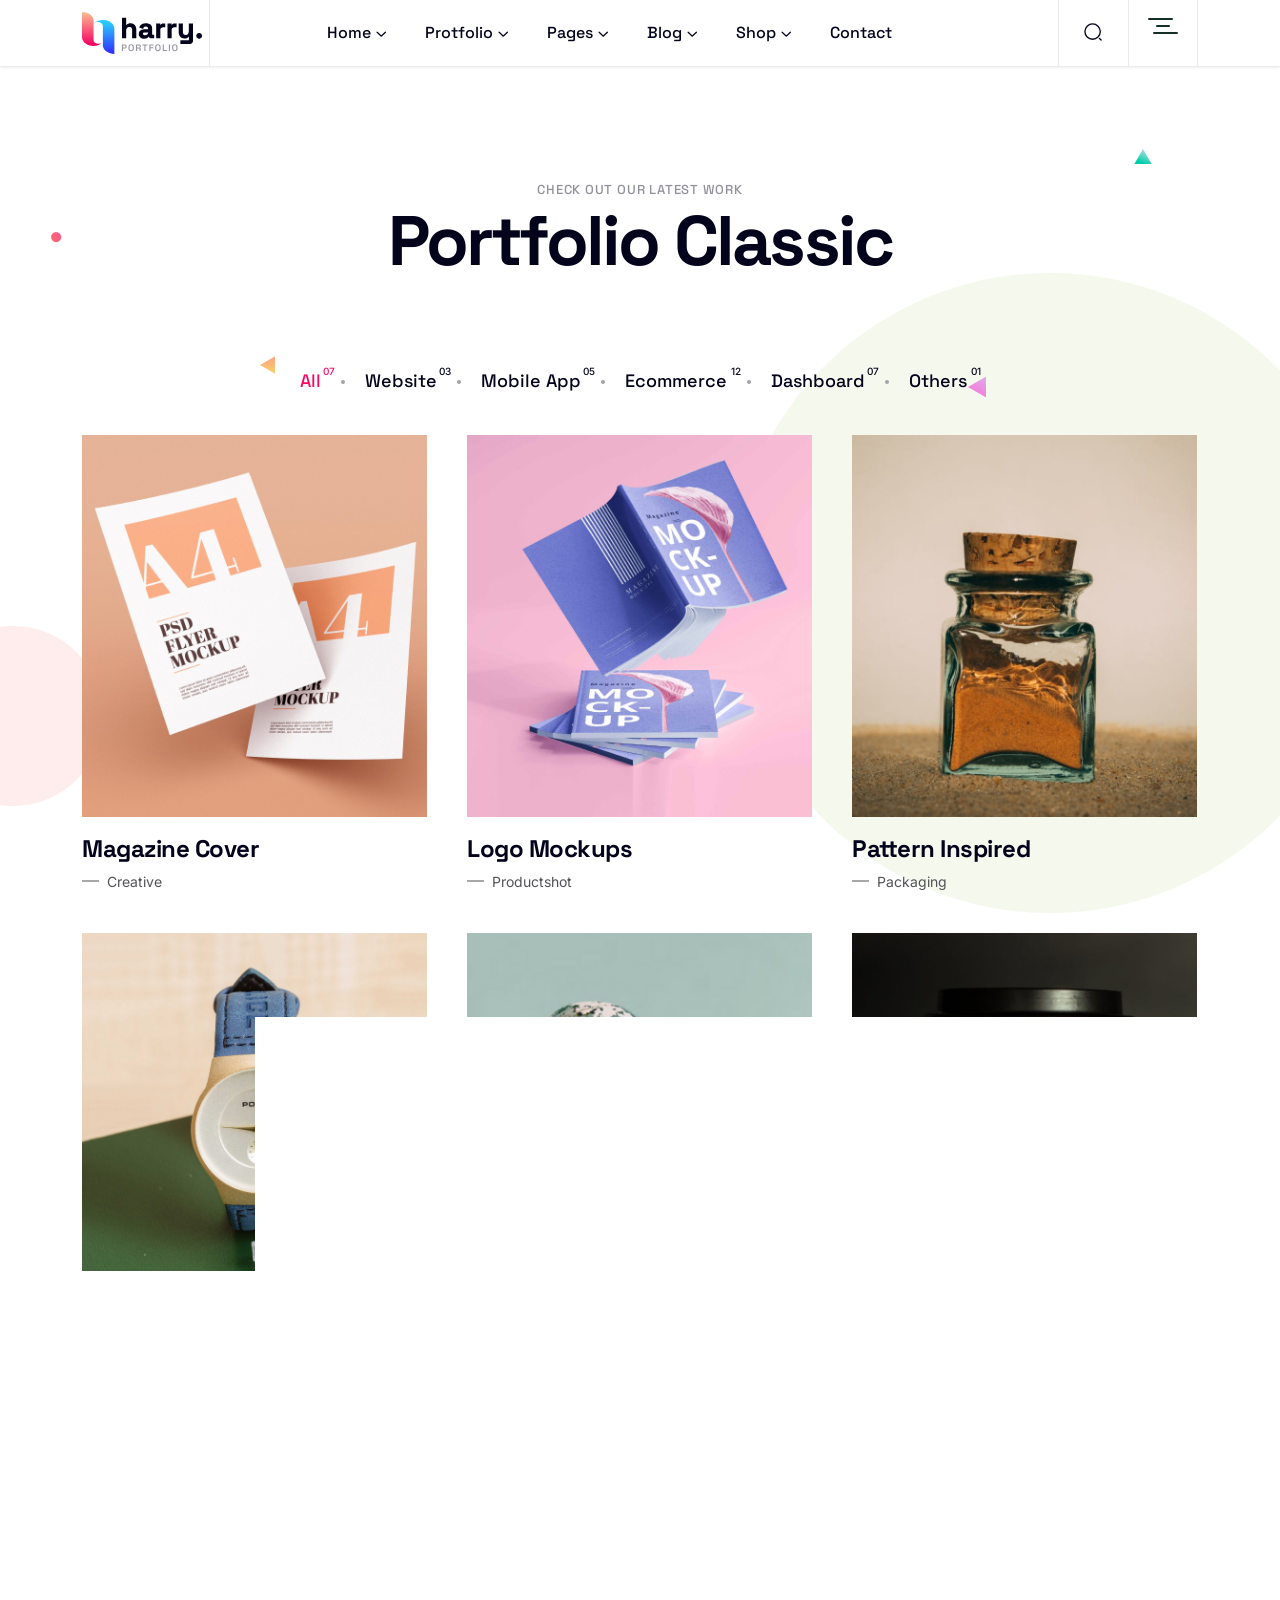
<file: portfolio.html>
<!DOCTYPE html>
<html class="no-js" lang="zxx">
  <head>
    <meta charset="utf-8" />
    <meta http-equiv="x-ua-compatible" content="ie=edge" />
    <title>Portfolio Standard - Harry</title>
    <meta name="description" content="" />
    <meta name="viewport" content="width=device-width, initial-scale=1" />

    <!-- Place favicon.ico in the root directory -->
    <link
      rel="shortcut icon"
      type="image/x-icon"
      href="assets/img/logo/favicon.png"
    />

    <!-- CSS here -->
    <link rel="stylesheet" href="assets/css/bootstrap.css" />
    <link rel="stylesheet" href="assets/css/meanmenu.css" />
    <link rel="stylesheet" href="assets/css/animate.css" />
    <link rel="stylesheet" href="assets/css/swiper-bundle.css" />
    <link rel="stylesheet" href="assets/css/slick.css" />
    <link rel="stylesheet" href="assets/css/nouislider.css" />
    <link rel="stylesheet" href="assets/css/backtotop.css" />
    <link rel="stylesheet" href="assets/css/magnific-popup.css" />
    <link rel="stylesheet" href="assets/css/nice-select.css" />
    <link rel="stylesheet" href="assets/css/font-awesome-pro.css" />
    <link rel="stylesheet" href="assets/css/elegant-icon.css" />
    <link rel="stylesheet" href="assets/css/spacing.css" />
    <link rel="stylesheet" href="assets/css/main.css" />
  </head>
  <body>
    <!--[if lte IE 9]>
      <p class="browserupgrade">
        You are using an <strong>outdated</strong> browser. Please
        <a href="https://browsehappy.com/">upgrade your browser</a> to improve
        your experience and security.
      </p>
    <![endif]-->

    <!-- pre loader area start -->
    <div id="loading">
      <div id="loading-center">
        <div id="loading-center-absolute">
          <!-- loading content here -->
          <div class="preloader__content text-center">
            <div class="preloader__logo">
              <img src="assets/img/logo/logo-preloader.svg" alt="" />
            </div>
            <div id="tp-loading-bar" class="preloader__bar">
              <div id="tp-loading-line" class="preloader__bar-inner"></div>
            </div>
            <h3 class="preloader__title">harry</h3>
            <div class="preloader__with-text">
              <div class="preloader__with-text-wrapper">
                <span data-text-preloader="h" class="preloader__title-2"
                  >h</span
                >
                <span data-text-preloader="a" class="preloader__title-2"
                  >a</span
                >
                <span data-text-preloader="r" class="preloader__title-2"
                  >r</span
                >
                <span data-text-preloader="r" class="preloader__title-2"
                  >r</span
                >
                <span data-text-preloader="y" class="preloader__title-2"
                  >y</span
                >
              </div>
            </div>
            <p class="preloader__loading">Loading</p>
          </div>
        </div>
      </div>
    </div>
    <!-- pre loader area end -->

    <!-- back to top start -->
    <div class="back-to-top-wrapper">
      <button id="back_to_top" type="button" class="back-to-top-btn">
        <svg
          width="12"
          height="7"
          viewBox="0 0 12 7"
          fill="none"
          xmlns="http://www.w3.org/2000/svg"
        >
          <path
            d="M11 6L6 1L1 6"
            stroke="currentColor"
            stroke-width="1.5"
            stroke-linecap="round"
            stroke-linejoin="round"
          />
        </svg>
      </button>
    </div>
    <!-- back to top end -->

    <!-- header area start -->
    <header>
      <div class="header__area header__white-solid">
        <div class="header__bottom header__sticky" id="header-sticky">
          <div class="container">
            <div class="mega-menu-wrapper p-relative">
              <div class="row align-items-center">
                <div
                  class="col-xxl-2 col-xl-2 col-lg-2 col-md-4 col-sm-5 col-8"
                >
                  <div class="logo logo-border">
                    <a href="index.html">
                      <img src="assets/img/logo/logo-black.svg" alt="logo" />
                    </a>
                  </div>
                </div>
                <div class="col-xxl-7 col-xl-8 col-lg-8 d-none d-lg-block">
                  <div class="main-menu pl-55 main-menu-ff-space">
                    <nav id="mobile-menu">
                      <ul>
                        <li class="has-dropdown">
                          <a href="index.html">Home</a>
                          <ul class="submenu">
                            <li><a href="index.html">Main Demo</a></li>
                            <li><a href="index-shop.html">Shop Demo</a></li>
                          </ul>
                        </li>
                        <li class="has-dropdown">
                          <a href="portfolio.html">Protfolio</a>
                          <ul class="submenu">
                            <li><a href="portfolio.html">Classic Style</a></li>
                            <li>
                              <a href="portfolio-details-list.html"
                                >List With Details</a
                              >
                            </li>
                          </ul>
                        </li>
                        <li class="has-dropdown">
                          <a href="#">Pages</a>
                          <ul class="submenu">
                            <li><a href="portfolio.html">Portfoilo</a></li>
                            <li>
                              <a href="portfolio-details-list.html"
                                >Portfoilo Details</a
                              >
                            </li>
                            <li><a href="about-me.html">About Me</a></li>
                            <li><a href="cart.html">Cart</a></li>
                            <li><a href="checkout.html">Checkout</a></li>
                            <li><a href="services.html">Services</a></li>
                            <li>
                              <a href="services-details.html"
                                >Service Details</a
                              >
                            </li>
                            <li><a href="404.html">404 Page</a></li>
                          </ul>
                        </li>
                        <li class="has-dropdown">
                          <a href="blog.html">Blog</a>
                          <ul class="submenu">
                            <li><a href="blog.html">Blog Standard</a></li>
                            <li>
                              <a href="blog-details.html">Blog Details</a>
                            </li>
                          </ul>
                        </li>
                        <li class="has-dropdown">
                          <a href="shop.html">Shop</a>
                          <ul class="submenu">
                            <li><a href="shop.html">Shop</a></li>
                            <li>
                              <a href="product-details.html">Product Details</a>
                            </li>
                          </ul>
                        </li>
                        <li>
                          <a href="contact.html">Contact</a>
                        </li>
                      </ul>
                    </nav>
                    <!-- for wp -->
                    <div class="header__hamburger ml-50 d-none">
                      <button
                        type="button"
                        class="hamburger-btn offcanvas-open-btn"
                      >
                        <span></span>
                        <span></span>
                        <span></span>
                      </button>
                    </div>
                  </div>
                </div>
                <div
                  class="col-xxl-3 col-xl-2 col-lg-2 col-md-8 col-sm-7 col-4"
                >
                  <div
                    class="header__bottom-right d-flex justify-content-end align-items-center pl-30"
                  >
                    <div class="header__action d-none d-xl-block">
                      <ul>
                        <li>
                          <a href="javascript:void(0);" class="search-open-btn">
                            <svg
                              width="20"
                              height="20"
                              viewBox="0 0 20 20"
                              fill="none"
                              xmlns="http://www.w3.org/2000/svg"
                            >
                              <path
                                d="M9.55 18.1C14.272 18.1 18.1 14.272 18.1 9.55C18.1 4.82797 14.272 1 9.55 1C4.82797 1 1 4.82797 1 9.55C1 14.272 4.82797 18.1 9.55 18.1Z"
                                stroke="currentColor"
                                stroke-width="1.5"
                                stroke-linecap="round"
                                stroke-linejoin="round"
                              />
                              <path
                                d="M19.0002 19.0002L17.2002 17.2002"
                                stroke="currentColor"
                                stroke-width="1.5"
                                stroke-linecap="round"
                                stroke-linejoin="round"
                              />
                            </svg>
                          </a>
                        </li>
                        <li>
                          <button
                            type="button"
                            class="hamburger-btn hamburger-btn-black offcanvas-open-btn"
                          >
                            <span></span>
                            <span></span>
                            <span></span>
                          </button>
                        </li>
                      </ul>
                    </div>
                    <div class="header__hamburger ml-50 d-xl-none">
                      <button
                        type="button"
                        class="hamburger-btn hamburger-btn-black offcanvas-open-btn"
                      >
                        <span></span>
                        <span></span>
                        <span></span>
                      </button>
                    </div>
                  </div>
                </div>
              </div>
            </div>
          </div>
        </div>
      </div>
    </header>
    <!-- header area end -->

    <!-- offcanvas area start -->
    <div class="offcanvas__area offcanvas__area-1">
      <div class="offcanvas__wrapper">
        <div class="offcanvas__shape">
          <img
            class="offcanvas__shape-1"
            src="assets/img/shape/offcanvas-shape-1.png"
            alt=""
          />
        </div>
        <div class="offcanvas__close">
          <button class="offcanvas__close-btn offcanvas-close-btn">
            <svg
              width="12"
              height="12"
              viewBox="0 0 12 12"
              fill="none"
              xmlns="http://www.w3.org/2000/svg"
            >
              <path
                d="M11 1L1 11"
                stroke="currentColor"
                stroke-width="1.5"
                stroke-linecap="round"
                stroke-linejoin="round"
              />
              <path
                d="M1 1L11 11"
                stroke="currentColor"
                stroke-width="1.5"
                stroke-linecap="round"
                stroke-linejoin="round"
              />
            </svg>
          </button>
        </div>
        <div class="offcanvas__content">
          <div
            class="offcanvas__top mb-70 d-flex justify-content-between align-items-center"
          >
            <div class="offcanvas__logo logo">
              <a href="index.html">
                <img src="assets/img/logo/logo-black.svg" alt="logo" />
              </a>
            </div>
          </div>
          <div class="mobile-menu fix d-lg-none"></div>
          <div
            class="offcanvas__menu offcanvas__menu-ff-space d-none d-lg-block"
          >
            <nav>
              <ul>
                <li><a href="index.html">Home</a></li>
                <li><a href="about.html">About</a></li>
                <li><a href="services.html">Service</a></li>
                <li><a href="blog-grid-2.html">Blog</a></li>
                <li><a href="portfolio.html">Portfolio</a></li>
                <li><a href="contact.html">Contact</a></li>
              </ul>
            </nav>
          </div>
          <div class="offcanvas__btn">
            <a href="contact.html" class="tp-btn-offcanvas"
              >Getting Started <i class="fa-regular fa-chevron-right"></i
            ></a>
          </div>
          <div class="offcanvas__social">
            <h3 class="offcanvas__social-title">Follow :</h3>
            <a href="#"><i class="fab fa-facebook-f"></i></a>
            <a href="#"><i class="fab fa-twitter"></i></a>
            <a href="#"><i class="fab fa-youtube"></i></a>
            <a href="#"><i class="fab fa-linkedin"></i></a>
          </div>
          <div class="offcanvas__contact">
            <p class="offcanvas__contact-call">
              <a href="tel:+964-742-44-763">+964 742 44 763</a>
            </p>
            <p class="offcanvas__contact-mail">
              <a href="mailto:info@harry.com">info@harry.com</a>
            </p>
          </div>
        </div>
      </div>
    </div>
    <div class="body-overlay"></div>
    <!-- offcanvas area end -->

    <!-- search popup start -->
    <div class="search__popup">
      <div class="container">
        <div class="row">
          <div class="col-xxl-12">
            <div class="search__wrapper">
              <div
                class="search__top d-flex justify-content-between align-items-center"
              >
                <div class="search__logo">
                  <a href="index.html">
                    <img src="assets/img/logo/logo.svg" alt="" />
                  </a>
                </div>
                <div class="search__close">
                  <button
                    type="button"
                    class="search__close-btn search-close-btn"
                  >
                    <svg
                      width="18"
                      height="18"
                      viewBox="0 0 18 18"
                      fill="none"
                      xmlns="http://www.w3.org/2000/svg"
                    >
                      <path
                        d="M17 1L1 17"
                        stroke="currentColor"
                        stroke-width="1.5"
                        stroke-linecap="round"
                        stroke-linejoin="round"
                      />
                      <path
                        d="M1 1L17 17"
                        stroke="currentColor"
                        stroke-width="1.5"
                        stroke-linecap="round"
                        stroke-linejoin="round"
                      />
                    </svg>
                  </button>
                </div>
              </div>
              <div class="search__form">
                <form action="#">
                  <div class="search__input">
                    <input
                      class="search-input-field"
                      type="text"
                      placeholder="Type here to search..."
                    />
                    <span class="search-focus-border"></span>
                    <button type="submit">
                      <svg
                        width="20"
                        height="20"
                        viewBox="0 0 20 20"
                        fill="none"
                        xmlns="http://www.w3.org/2000/svg"
                      >
                        <path
                          d="M9.55 18.1C14.272 18.1 18.1 14.272 18.1 9.55C18.1 4.82797 14.272 1 9.55 1C4.82797 1 1 4.82797 1 9.55C1 14.272 4.82797 18.1 9.55 18.1Z"
                          stroke="currentColor"
                          stroke-width="1.5"
                          stroke-linecap="round"
                          stroke-linejoin="round"
                        />
                        <path
                          d="M19.0002 19.0002L17.2002 17.2002"
                          stroke="currentColor"
                          stroke-width="1.5"
                          stroke-linecap="round"
                          stroke-linejoin="round"
                        />
                      </svg>
                    </button>
                  </div>
                </form>
              </div>
            </div>
          </div>
        </div>
      </div>
    </div>
    <!-- search popup end -->

    <main>
      <!-- portfolio area start -->
      <section class="portfolio__area pt-110 pb-75 p-relative fix">
        <div class="portfolio__shape">
          <img
            class="portfolio__shape-13"
            src="assets/img/portfolio/grid/shape/circle-1.png"
            alt=""
          />
          <img
            class="portfolio__shape-14"
            src="assets/img/portfolio/grid/shape/circle-2.png"
            alt=""
          />
          <img
            class="portfolio__shape-15"
            src="assets/img/portfolio/grid/shape/circle-sm.png"
            alt=""
          />
          <img
            class="portfolio__shape-16"
            src="assets/img/portfolio/grid/shape/polygon-yellow.png"
            alt=""
          />
          <img
            class="portfolio__shape-17"
            src="assets/img/portfolio/grid/shape/polygon-pink.png"
            alt=""
          />
          <img
            class="portfolio__shape-18"
            src="assets/img/portfolio/grid/shape/polygon-green.png"
            alt=""
          />
          <img
            class="portfolio__shape-19"
            src="assets/img/portfolio/grid/shape/polygon-green-2.png"
            alt=""
          />
        </div>
        <div class="container">
          <div class="row">
            <div class="col-xl-12">
              <div class="portfolio__section-title-wrapper text-center mb-90">
                <span class="portfolio__section-title-pre"
                  >CHECK OUT OUR LATEST WORK</span
                >
                <h3 class="portfolio__section-title">Portfolio Classic</h3>
              </div>
            </div>
          </div>
          <div class="row">
            <div class="col-xxl-12">
              <div class="portfolio__masonary-btn text-center mb-40">
                <div class="masonary-menu filter-button-group">
                  <button class="active" data-filter="*">
                    All <span>07</span>
                  </button>
                  <button data-filter=".cat1">Website <span>03</span></button>
                  <button data-filter=".cat2">
                    Mobile App <span>05</span>
                  </button>
                  <button data-filter=".cat3">Ecommerce <span>12</span></button>
                  <button data-filter=".cat4">Dashboard <span>07</span></button>
                  <button data-filter=".cat5">Others <span>01</span></button>
                </div>
              </div>
            </div>
          </div>
          <div class="row tp-gx-4 grid tp-portfolio-load-more" data-show="9">
            <div
              class="col-xl-4 col-lg-4 col-md-6 tp-portfolio grid-item cat1 cat4 cat2"
            >
              <div
                class="portfolio__grid-item mb-40 wow fadeInUp"
                data-wow-delay=".3s"
                data-wow-duration="1s"
              >
                <div class="portfolio__grid-thumb w-img fix">
                  <a href="portfolio-details.html">
                    <img
                      src="assets/img/portfolio/grid/portfolio-grid-1.jpg"
                      alt=""
                    />
                  </a>
                  <div class="portfolio__grid-popup">
                    <a
                      href="assets/img/portfolio/grid/portfolio-grid-1.jpg"
                      class="popup-image"
                    >
                      <svg
                        width="15"
                        height="15"
                        viewBox="0 0 15 15"
                        fill="none"
                        xmlns="http://www.w3.org/2000/svg"
                      >
                        <path
                          d="M14.1667 8.33341H0.833333C0.377778 8.33341 0 7.95564 0 7.50008C0 7.04453 0.377778 6.66675 0.833333 6.66675H14.1667C14.6222 6.66675 15 7.04453 15 7.50008C15 7.95564 14.6222 8.33341 14.1667 8.33341Z"
                          fill="currentColor"
                        />
                        <path
                          d="M7.4974 15C7.04184 15 6.66406 14.6222 6.66406 14.1667V0.833333C6.66406 0.377778 7.04184 0 7.4974 0C7.95295 0 8.33073 0.377778 8.33073 0.833333V14.1667C8.33073 14.6222 7.95295 15 7.4974 15Z"
                          fill="currentColor"
                        />
                      </svg>
                    </a>
                  </div>
                </div>
                <div class="portfolio__grid-content">
                  <h3 class="portfolio__grid-title">
                    <a href="portfolio-details.html">Magazine Cover</a>
                  </h3>
                  <div class="portfolio__grid-bottom">
                    <div class="portfolio__grid-category">
                      <span>
                        <a href="#">Creative</a>
                      </span>
                    </div>
                    <div class="portfolio__grid-show-project">
                      <a
                        href="portfolio-details.html"
                        class="portfolio-link-btn"
                      >
                        Show project
                        <span>
                          <svg
                            width="26"
                            height="9"
                            viewBox="0 0 26 9"
                            fill="none"
                            xmlns="http://www.w3.org/2000/svg"
                          >
                            <path
                              d="M21.6934 1L25 4.20003L21.6934 7.4"
                              stroke="currentColor"
                              stroke-width="1.5"
                              stroke-linecap="round"
                              stroke-linejoin="round"
                            />
                            <path
                              d="M0.999999 4.19897H25"
                              stroke="currentColor"
                              stroke-width="1.5"
                              stroke-linecap="round"
                              stroke-linejoin="round"
                            />
                          </svg>
                        </span>
                      </a>
                    </div>
                  </div>
                </div>
              </div>
            </div>
            <div
              class="col-xl-4 col-lg-4 col-md-6 tp-portfolio grid-item cat3 cat4 cat5"
            >
              <div
                class="portfolio__grid-item mb-40 wow fadeInUp"
                data-wow-delay=".3s"
                data-wow-duration="1s"
              >
                <div class="portfolio__grid-thumb w-img fix">
                  <a href="portfolio-details.html">
                    <img
                      src="assets/img/portfolio/grid/portfolio-grid-2.jpg"
                      alt=""
                    />
                  </a>
                  <div class="portfolio__grid-popup">
                    <a
                      href="assets/img/portfolio/grid/portfolio-grid-2.jpg"
                      class="popup-image"
                    >
                      <svg
                        width="15"
                        height="15"
                        viewBox="0 0 15 15"
                        fill="none"
                        xmlns="http://www.w3.org/2000/svg"
                      >
                        <path
                          d="M14.1667 8.33341H0.833333C0.377778 8.33341 0 7.95564 0 7.50008C0 7.04453 0.377778 6.66675 0.833333 6.66675H14.1667C14.6222 6.66675 15 7.04453 15 7.50008C15 7.95564 14.6222 8.33341 14.1667 8.33341Z"
                          fill="currentColor"
                        />
                        <path
                          d="M7.4974 15C7.04184 15 6.66406 14.6222 6.66406 14.1667V0.833333C6.66406 0.377778 7.04184 0 7.4974 0C7.95295 0 8.33073 0.377778 8.33073 0.833333V14.1667C8.33073 14.6222 7.95295 15 7.4974 15Z"
                          fill="currentColor"
                        />
                      </svg>
                    </a>
                  </div>
                </div>
                <div class="portfolio__grid-content">
                  <h3 class="portfolio__grid-title">
                    <a href="portfolio-details.html">Logo Mockups</a>
                  </h3>
                  <div class="portfolio__grid-bottom">
                    <div class="portfolio__grid-category">
                      <span>
                        <a href="#">Productshot</a>
                      </span>
                    </div>
                    <div class="portfolio__grid-show-project">
                      <a
                        href="portfolio-details.html"
                        class="portfolio-link-btn"
                      >
                        Show project
                        <span>
                          <svg
                            width="26"
                            height="9"
                            viewBox="0 0 26 9"
                            fill="none"
                            xmlns="http://www.w3.org/2000/svg"
                          >
                            <path
                              d="M21.6934 1L25 4.20003L21.6934 7.4"
                              stroke="currentColor"
                              stroke-width="1.5"
                              stroke-linecap="round"
                              stroke-linejoin="round"
                            />
                            <path
                              d="M0.999999 4.19897H25"
                              stroke="currentColor"
                              stroke-width="1.5"
                              stroke-linecap="round"
                              stroke-linejoin="round"
                            />
                          </svg>
                        </span>
                      </a>
                    </div>
                  </div>
                </div>
              </div>
            </div>
            <div
              class="col-xl-4 col-lg-4 col-md-6 tp-portfolio grid-item cat2 cat1 cat5"
            >
              <div
                class="portfolio__grid-item mb-40 wow fadeInUp"
                data-wow-delay=".3s"
                data-wow-duration="1s"
              >
                <div class="portfolio__grid-thumb w-img fix">
                  <a href="portfolio-details.html">
                    <img
                      src="assets/img/portfolio/grid/portfolio-grid-3.jpg"
                      alt=""
                    />
                  </a>
                  <div class="portfolio__grid-popup">
                    <a
                      href="assets/img/portfolio/grid/portfolio-grid-3.jpg"
                      class="popup-image"
                    >
                      <svg
                        width="15"
                        height="15"
                        viewBox="0 0 15 15"
                        fill="none"
                        xmlns="http://www.w3.org/2000/svg"
                      >
                        <path
                          d="M14.1667 8.33341H0.833333C0.377778 8.33341 0 7.95564 0 7.50008C0 7.04453 0.377778 6.66675 0.833333 6.66675H14.1667C14.6222 6.66675 15 7.04453 15 7.50008C15 7.95564 14.6222 8.33341 14.1667 8.33341Z"
                          fill="currentColor"
                        />
                        <path
                          d="M7.4974 15C7.04184 15 6.66406 14.6222 6.66406 14.1667V0.833333C6.66406 0.377778 7.04184 0 7.4974 0C7.95295 0 8.33073 0.377778 8.33073 0.833333V14.1667C8.33073 14.6222 7.95295 15 7.4974 15Z"
                          fill="currentColor"
                        />
                      </svg>
                    </a>
                  </div>
                </div>
                <div class="portfolio__grid-content">
                  <h3 class="portfolio__grid-title">
                    <a href="portfolio-details.html">Pattern Inspired</a>
                  </h3>
                  <div class="portfolio__grid-bottom">
                    <div class="portfolio__grid-category">
                      <span>
                        <a href="#">Packaging</a>
                      </span>
                    </div>
                    <div class="portfolio__grid-show-project">
                      <a
                        href="portfolio-details.html"
                        class="portfolio-link-btn"
                      >
                        Show project
                        <span>
                          <svg
                            width="26"
                            height="9"
                            viewBox="0 0 26 9"
                            fill="none"
                            xmlns="http://www.w3.org/2000/svg"
                          >
                            <path
                              d="M21.6934 1L25 4.20003L21.6934 7.4"
                              stroke="currentColor"
                              stroke-width="1.5"
                              stroke-linecap="round"
                              stroke-linejoin="round"
                            />
                            <path
                              d="M0.999999 4.19897H25"
                              stroke="currentColor"
                              stroke-width="1.5"
                              stroke-linecap="round"
                              stroke-linejoin="round"
                            />
                          </svg>
                        </span>
                      </a>
                    </div>
                  </div>
                </div>
              </div>
            </div>
            <div
              class="col-xl-4 col-lg-4 col-md-6 tp-portfolio grid-item cat4 cat2 cat3"
            >
              <div
                class="portfolio__grid-item mb-40 wow fadeInUp"
                data-wow-delay=".3s"
                data-wow-duration="1s"
              >
                <div class="portfolio__grid-thumb w-img fix">
                  <a href="portfolio-details.html">
                    <img
                      src="assets/img/portfolio/grid/portfolio-grid-4.jpg"
                      alt=""
                    />
                  </a>
                  <div class="portfolio__grid-popup">
                    <a
                      href="assets/img/portfolio/grid/portfolio-grid-4.jpg"
                      class="popup-image"
                    >
                      <svg
                        width="15"
                        height="15"
                        viewBox="0 0 15 15"
                        fill="none"
                        xmlns="http://www.w3.org/2000/svg"
                      >
                        <path
                          d="M14.1667 8.33341H0.833333C0.377778 8.33341 0 7.95564 0 7.50008C0 7.04453 0.377778 6.66675 0.833333 6.66675H14.1667C14.6222 6.66675 15 7.04453 15 7.50008C15 7.95564 14.6222 8.33341 14.1667 8.33341Z"
                          fill="currentColor"
                        />
                        <path
                          d="M7.4974 15C7.04184 15 6.66406 14.6222 6.66406 14.1667V0.833333C6.66406 0.377778 7.04184 0 7.4974 0C7.95295 0 8.33073 0.377778 8.33073 0.833333V14.1667C8.33073 14.6222 7.95295 15 7.4974 15Z"
                          fill="currentColor"
                        />
                      </svg>
                    </a>
                  </div>
                </div>
                <div class="portfolio__grid-content">
                  <h3 class="portfolio__grid-title">
                    <a href="portfolio-details.html">Product Design</a>
                  </h3>
                  <div class="portfolio__grid-bottom">
                    <div class="portfolio__grid-category">
                      <span>
                        <a href="#">Apps</a>
                      </span>
                    </div>
                    <div class="portfolio__grid-show-project">
                      <a
                        href="portfolio-details.html"
                        class="portfolio-link-btn"
                      >
                        Show project
                        <span>
                          <svg
                            width="26"
                            height="9"
                            viewBox="0 0 26 9"
                            fill="none"
                            xmlns="http://www.w3.org/2000/svg"
                          >
                            <path
                              d="M21.6934 1L25 4.20003L21.6934 7.4"
                              stroke="currentColor"
                              stroke-width="1.5"
                              stroke-linecap="round"
                              stroke-linejoin="round"
                            />
                            <path
                              d="M0.999999 4.19897H25"
                              stroke="currentColor"
                              stroke-width="1.5"
                              stroke-linecap="round"
                              stroke-linejoin="round"
                            />
                          </svg>
                        </span>
                      </a>
                    </div>
                  </div>
                </div>
              </div>
            </div>
            <div
              class="col-xl-4 col-lg-4 col-md-6 tp-portfolio grid-item cat1 cat3 cat4"
            >
              <div
                class="portfolio__grid-item mb-40 wow fadeInUp"
                data-wow-delay=".3s"
                data-wow-duration="1s"
              >
                <div class="portfolio__grid-thumb w-img fix">
                  <a href="portfolio-details.html">
                    <img
                      src="assets/img/portfolio/grid/portfolio-grid-5.jpg"
                      alt=""
                    />
                  </a>
                  <div class="portfolio__grid-popup">
                    <a
                      href="assets/img/portfolio/grid/portfolio-grid-5.jpg"
                      class="popup-image"
                    >
                      <svg
                        width="15"
                        height="15"
                        viewBox="0 0 15 15"
                        fill="none"
                        xmlns="http://www.w3.org/2000/svg"
                      >
                        <path
                          d="M14.1667 8.33341H0.833333C0.377778 8.33341 0 7.95564 0 7.50008C0 7.04453 0.377778 6.66675 0.833333 6.66675H14.1667C14.6222 6.66675 15 7.04453 15 7.50008C15 7.95564 14.6222 8.33341 14.1667 8.33341Z"
                          fill="currentColor"
                        />
                        <path
                          d="M7.4974 15C7.04184 15 6.66406 14.6222 6.66406 14.1667V0.833333C6.66406 0.377778 7.04184 0 7.4974 0C7.95295 0 8.33073 0.377778 8.33073 0.833333V14.1667C8.33073 14.6222 7.95295 15 7.4974 15Z"
                          fill="currentColor"
                        />
                      </svg>
                    </a>
                  </div>
                </div>
                <div class="portfolio__grid-content">
                  <h3 class="portfolio__grid-title">
                    <a href="portfolio-details.html">Branding Design</a>
                  </h3>
                  <div class="portfolio__grid-bottom">
                    <div class="portfolio__grid-category">
                      <span>
                        <a href="#">Branding</a>
                      </span>
                    </div>
                    <div class="portfolio__grid-show-project">
                      <a
                        href="portfolio-details.html"
                        class="portfolio-link-btn"
                      >
                        Show project
                        <span>
                          <svg
                            width="26"
                            height="9"
                            viewBox="0 0 26 9"
                            fill="none"
                            xmlns="http://www.w3.org/2000/svg"
                          >
                            <path
                              d="M21.6934 1L25 4.20003L21.6934 7.4"
                              stroke="currentColor"
                              stroke-width="1.5"
                              stroke-linecap="round"
                              stroke-linejoin="round"
                            />
                            <path
                              d="M0.999999 4.19897H25"
                              stroke="currentColor"
                              stroke-width="1.5"
                              stroke-linecap="round"
                              stroke-linejoin="round"
                            />
                          </svg>
                        </span>
                      </a>
                    </div>
                  </div>
                </div>
              </div>
            </div>
            <div
              class="col-xl-4 col-lg-4 col-md-6 tp-portfolio grid-item cat3 cat2 cat5"
            >
              <div
                class="portfolio__grid-item mb-40 wow fadeInUp"
                data-wow-delay=".3s"
                data-wow-duration="1s"
              >
                <div class="portfolio__grid-thumb w-img fix">
                  <a href="portfolio-details.html">
                    <img
                      src="assets/img/portfolio/grid/portfolio-grid-6.jpg"
                      alt=""
                    />
                  </a>
                  <div class="portfolio__grid-video">
                    <a
                      href="https://www.youtube.com/watch?v=1gyTUHP6ne8"
                      class="portfolio-play-btn popup-video"
                    >
                      <svg
                        width="18"
                        height="22"
                        viewBox="0 0 18 22"
                        fill="none"
                        xmlns="http://www.w3.org/2000/svg"
                      >
                        <path
                          d="M18 11L0 21.3923V0.607696L18 11Z"
                          fill="currentColor"
                        />
                      </svg>
                    </a>
                  </div>
                </div>
                <div class="portfolio__grid-content">
                  <h3 class="portfolio__grid-title">
                    <a href="portfolio-details.html">Original Coffee</a>
                  </h3>
                  <div class="portfolio__grid-bottom">
                    <div class="portfolio__grid-category">
                      <span>
                        <a href="#">Photography</a>
                      </span>
                    </div>
                    <div class="portfolio__grid-show-project">
                      <a
                        href="portfolio-details.html"
                        class="portfolio-link-btn"
                      >
                        Show project
                        <span>
                          <svg
                            width="26"
                            height="9"
                            viewBox="0 0 26 9"
                            fill="none"
                            xmlns="http://www.w3.org/2000/svg"
                          >
                            <path
                              d="M21.6934 1L25 4.20003L21.6934 7.4"
                              stroke="currentColor"
                              stroke-width="1.5"
                              stroke-linecap="round"
                              stroke-linejoin="round"
                            />
                            <path
                              d="M0.999999 4.19897H25"
                              stroke="currentColor"
                              stroke-width="1.5"
                              stroke-linecap="round"
                              stroke-linejoin="round"
                            />
                          </svg>
                        </span>
                      </a>
                    </div>
                  </div>
                </div>
              </div>
            </div>
            <div
              class="col-xl-4 col-lg-4 col-md-6 tp-portfolio grid-item cat3 cat2 cat5"
            >
              <div
                class="portfolio__grid-item mb-40 wow fadeInUp"
                data-wow-delay=".3s"
                data-wow-duration="1s"
              >
                <div class="portfolio__grid-thumb w-img fix">
                  <a href="portfolio-details.html">
                    <img
                      src="assets/img/portfolio/grid/portfolio-grid-7.jpg"
                      alt=""
                    />
                  </a>
                  <div class="portfolio__grid-popup">
                    <a
                      href="assets/img/portfolio/grid/portfolio-grid-7.jpg"
                      class="popup-image"
                    >
                      <svg
                        width="15"
                        height="15"
                        viewBox="0 0 15 15"
                        fill="none"
                        xmlns="http://www.w3.org/2000/svg"
                      >
                        <path
                          d="M14.1667 8.33341H0.833333C0.377778 8.33341 0 7.95564 0 7.50008C0 7.04453 0.377778 6.66675 0.833333 6.66675H14.1667C14.6222 6.66675 15 7.04453 15 7.50008C15 7.95564 14.6222 8.33341 14.1667 8.33341Z"
                          fill="currentColor"
                        />
                        <path
                          d="M7.4974 15C7.04184 15 6.66406 14.6222 6.66406 14.1667V0.833333C6.66406 0.377778 7.04184 0 7.4974 0C7.95295 0 8.33073 0.377778 8.33073 0.833333V14.1667C8.33073 14.6222 7.95295 15 7.4974 15Z"
                          fill="currentColor"
                        />
                      </svg>
                    </a>
                  </div>
                </div>
                <div class="portfolio__grid-content">
                  <h3 class="portfolio__grid-title">
                    <a href="portfolio-details.html">Visual Identity</a>
                  </h3>
                  <div class="portfolio__grid-bottom">
                    <div class="portfolio__grid-category">
                      <span>
                        <a href="#">Branding</a>
                      </span>
                    </div>
                    <div class="portfolio__grid-show-project">
                      <a
                        href="portfolio-details.html"
                        class="portfolio-link-btn"
                      >
                        Show project
                        <span>
                          <svg
                            width="26"
                            height="9"
                            viewBox="0 0 26 9"
                            fill="none"
                            xmlns="http://www.w3.org/2000/svg"
                          >
                            <path
                              d="M21.6934 1L25 4.20003L21.6934 7.4"
                              stroke="currentColor"
                              stroke-width="1.5"
                              stroke-linecap="round"
                              stroke-linejoin="round"
                            />
                            <path
                              d="M0.999999 4.19897H25"
                              stroke="currentColor"
                              stroke-width="1.5"
                              stroke-linecap="round"
                              stroke-linejoin="round"
                            />
                          </svg>
                        </span>
                      </a>
                    </div>
                  </div>
                </div>
              </div>
            </div>
            <div
              class="col-xl-4 col-lg-4 col-md-6 tp-portfolio grid-item cat3 cat2 cat5"
            >
              <div
                class="portfolio__grid-item mb-40 wow fadeInUp"
                data-wow-delay=".3s"
                data-wow-duration="1s"
              >
                <div class="portfolio__grid-thumb w-img fix">
                  <a href="portfolio-details.html">
                    <img
                      src="assets/img/portfolio/grid/portfolio-grid-8.jpg"
                      alt=""
                    />
                  </a>
                  <div class="portfolio__grid-video">
                    <a
                      href="https://www.youtube.com/watch?v=1gyTUHP6ne8"
                      class="portfolio-play-btn popup-video"
                    >
                      <svg
                        width="18"
                        height="22"
                        viewBox="0 0 18 22"
                        fill="none"
                        xmlns="http://www.w3.org/2000/svg"
                      >
                        <path
                          d="M18 11L0 21.3923V0.607696L18 11Z"
                          fill="currentColor"
                        />
                      </svg>
                    </a>
                  </div>
                </div>
                <div class="portfolio__grid-content">
                  <h3 class="portfolio__grid-title">
                    <a href="portfolio-details.html">UX Web Design</a>
                  </h3>
                  <div class="portfolio__grid-bottom">
                    <div class="portfolio__grid-category">
                      <span>
                        <a href="#">Packaging</a>
                      </span>
                    </div>
                    <div class="portfolio__grid-show-project">
                      <a
                        href="portfolio-details.html"
                        class="portfolio-link-btn"
                      >
                        Show project
                        <span>
                          <svg
                            width="26"
                            height="9"
                            viewBox="0 0 26 9"
                            fill="none"
                            xmlns="http://www.w3.org/2000/svg"
                          >
                            <path
                              d="M21.6934 1L25 4.20003L21.6934 7.4"
                              stroke="currentColor"
                              stroke-width="1.5"
                              stroke-linecap="round"
                              stroke-linejoin="round"
                            />
                            <path
                              d="M0.999999 4.19897H25"
                              stroke="currentColor"
                              stroke-width="1.5"
                              stroke-linecap="round"
                              stroke-linejoin="round"
                            />
                          </svg>
                        </span>
                      </a>
                    </div>
                  </div>
                </div>
              </div>
            </div>
            <div
              class="col-xl-4 col-lg-4 col-md-6 tp-portfolio grid-item cat3 cat2 cat5"
            >
              <div
                class="portfolio__grid-item mb-40 wow fadeInUp"
                data-wow-delay=".3s"
                data-wow-duration="1s"
              >
                <div class="portfolio__grid-thumb w-img fix">
                  <a href="portfolio-details.html">
                    <img
                      src="assets/img/portfolio/grid/portfolio-grid-9.jpg"
                      alt=""
                    />
                  </a>
                  <div class="portfolio__grid-popup">
                    <a
                      href="assets/img/portfolio/grid/portfolio-grid-9.jpg"
                      class="popup-image"
                    >
                      <svg
                        width="15"
                        height="15"
                        viewBox="0 0 15 15"
                        fill="none"
                        xmlns="http://www.w3.org/2000/svg"
                      >
                        <path
                          d="M14.1667 8.33341H0.833333C0.377778 8.33341 0 7.95564 0 7.50008C0 7.04453 0.377778 6.66675 0.833333 6.66675H14.1667C14.6222 6.66675 15 7.04453 15 7.50008C15 7.95564 14.6222 8.33341 14.1667 8.33341Z"
                          fill="currentColor"
                        />
                        <path
                          d="M7.4974 15C7.04184 15 6.66406 14.6222 6.66406 14.1667V0.833333C6.66406 0.377778 7.04184 0 7.4974 0C7.95295 0 8.33073 0.377778 8.33073 0.833333V14.1667C8.33073 14.6222 7.95295 15 7.4974 15Z"
                          fill="currentColor"
                        />
                      </svg>
                    </a>
                  </div>
                </div>
                <div class="portfolio__grid-content">
                  <h3 class="portfolio__grid-title">
                    <a href="portfolio-details.html">Magazine Cover</a>
                  </h3>
                  <div class="portfolio__grid-bottom">
                    <div class="portfolio__grid-category">
                      <span>
                        <a href="#">Creative</a>
                      </span>
                    </div>
                    <div class="portfolio__grid-show-project">
                      <a
                        href="portfolio-details.html"
                        class="portfolio-link-btn"
                      >
                        Show project
                        <span>
                          <svg
                            width="26"
                            height="9"
                            viewBox="0 0 26 9"
                            fill="none"
                            xmlns="http://www.w3.org/2000/svg"
                          >
                            <path
                              d="M21.6934 1L25 4.20003L21.6934 7.4"
                              stroke="currentColor"
                              stroke-width="1.5"
                              stroke-linecap="round"
                              stroke-linejoin="round"
                            />
                            <path
                              d="M0.999999 4.19897H25"
                              stroke="currentColor"
                              stroke-width="1.5"
                              stroke-linecap="round"
                              stroke-linejoin="round"
                            />
                          </svg>
                        </span>
                      </a>
                    </div>
                  </div>
                </div>
              </div>
            </div>
            <div
              class="col-xl-4 col-lg-4 col-md-6 tp-portfolio grid-item cat3 cat2 cat5"
            >
              <div
                class="portfolio__grid-item mb-40 wow fadeInUp"
                data-wow-delay=".3s"
                data-wow-duration="1s"
              >
                <div class="portfolio__grid-thumb w-img fix">
                  <a href="portfolio-details.html">
                    <img
                      src="assets/img/portfolio/grid/portfolio-grid-10.jpg"
                      alt=""
                    />
                  </a>
                  <div class="portfolio__grid-popup">
                    <a
                      href="assets/img/portfolio/grid/portfolio-grid-10.jpg"
                      class="popup-image"
                    >
                      <svg
                        width="15"
                        height="15"
                        viewBox="0 0 15 15"
                        fill="none"
                        xmlns="http://www.w3.org/2000/svg"
                      >
                        <path
                          d="M14.1667 8.33341H0.833333C0.377778 8.33341 0 7.95564 0 7.50008C0 7.04453 0.377778 6.66675 0.833333 6.66675H14.1667C14.6222 6.66675 15 7.04453 15 7.50008C15 7.95564 14.6222 8.33341 14.1667 8.33341Z"
                          fill="currentColor"
                        />
                        <path
                          d="M7.4974 15C7.04184 15 6.66406 14.6222 6.66406 14.1667V0.833333C6.66406 0.377778 7.04184 0 7.4974 0C7.95295 0 8.33073 0.377778 8.33073 0.833333V14.1667C8.33073 14.6222 7.95295 15 7.4974 15Z"
                          fill="currentColor"
                        />
                      </svg>
                    </a>
                  </div>
                </div>
                <div class="portfolio__grid-content">
                  <h3 class="portfolio__grid-title">
                    <a href="portfolio-details.html">Visual Identity</a>
                  </h3>
                  <div class="portfolio__grid-bottom">
                    <div class="portfolio__grid-category">
                      <span>
                        <a href="#">Branding</a>
                      </span>
                    </div>
                    <div class="portfolio__grid-show-project">
                      <a
                        href="portfolio-details.html"
                        class="portfolio-link-btn"
                      >
                        Show project
                        <span>
                          <svg
                            width="26"
                            height="9"
                            viewBox="0 0 26 9"
                            fill="none"
                            xmlns="http://www.w3.org/2000/svg"
                          >
                            <path
                              d="M21.6934 1L25 4.20003L21.6934 7.4"
                              stroke="currentColor"
                              stroke-width="1.5"
                              stroke-linecap="round"
                              stroke-linejoin="round"
                            />
                            <path
                              d="M0.999999 4.19897H25"
                              stroke="currentColor"
                              stroke-width="1.5"
                              stroke-linecap="round"
                              stroke-linejoin="round"
                            />
                          </svg>
                        </span>
                      </a>
                    </div>
                  </div>
                </div>
              </div>
            </div>
            <div
              class="col-xl-4 col-lg-4 col-md-6 tp-portfolio grid-item cat3 cat2 cat5"
            >
              <div
                class="portfolio__grid-item mb-40 wow fadeInUp"
                data-wow-delay=".3s"
                data-wow-duration="1s"
              >
                <div class="portfolio__grid-thumb w-img fix">
                  <a href="portfolio-details.html">
                    <img
                      src="assets/img/portfolio/grid/portfolio-grid-11.jpg"
                      alt=""
                    />
                  </a>
                  <div class="portfolio__grid-video">
                    <a
                      href="https://www.youtube.com/watch?v=1gyTUHP6ne8"
                      class="portfolio-play-btn popup-video"
                    >
                      <svg
                        width="18"
                        height="22"
                        viewBox="0 0 18 22"
                        fill="none"
                        xmlns="http://www.w3.org/2000/svg"
                      >
                        <path
                          d="M18 11L0 21.3923V0.607696L18 11Z"
                          fill="currentColor"
                        />
                      </svg>
                    </a>
                  </div>
                </div>
                <div class="portfolio__grid-content">
                  <h3 class="portfolio__grid-title">
                    <a href="portfolio-details.html">UX Web Design</a>
                  </h3>
                  <div class="portfolio__grid-bottom">
                    <div class="portfolio__grid-category">
                      <span>
                        <a href="#">Packaging</a>
                      </span>
                    </div>
                    <div class="portfolio__grid-show-project">
                      <a
                        href="portfolio-details.html"
                        class="portfolio-link-btn"
                      >
                        Show project
                        <span>
                          <svg
                            width="26"
                            height="9"
                            viewBox="0 0 26 9"
                            fill="none"
                            xmlns="http://www.w3.org/2000/svg"
                          >
                            <path
                              d="M21.6934 1L25 4.20003L21.6934 7.4"
                              stroke="currentColor"
                              stroke-width="1.5"
                              stroke-linecap="round"
                              stroke-linejoin="round"
                            />
                            <path
                              d="M0.999999 4.19897H25"
                              stroke="currentColor"
                              stroke-width="1.5"
                              stroke-linecap="round"
                              stroke-linejoin="round"
                            />
                          </svg>
                        </span>
                      </a>
                    </div>
                  </div>
                </div>
              </div>
            </div>
            <div
              class="col-xl-4 col-lg-4 col-md-6 tp-portfolio grid-item cat3 cat2 cat5"
            >
              <div
                class="portfolio__grid-item mb-40 wow fadeInUp"
                data-wow-delay=".3s"
                data-wow-duration="1s"
              >
                <div class="portfolio__grid-thumb w-img fix">
                  <a href="portfolio-details.html">
                    <img
                      src="assets/img/portfolio/grid/portfolio-grid-12.jpg"
                      alt=""
                    />
                  </a>
                  <div class="portfolio__grid-popup">
                    <a
                      href="assets/img/portfolio/grid/portfolio-grid-12.jpg"
                      class="popup-image"
                    >
                      <svg
                        width="15"
                        height="15"
                        viewBox="0 0 15 15"
                        fill="none"
                        xmlns="http://www.w3.org/2000/svg"
                      >
                        <path
                          d="M14.1667 8.33341H0.833333C0.377778 8.33341 0 7.95564 0 7.50008C0 7.04453 0.377778 6.66675 0.833333 6.66675H14.1667C14.6222 6.66675 15 7.04453 15 7.50008C15 7.95564 14.6222 8.33341 14.1667 8.33341Z"
                          fill="currentColor"
                        />
                        <path
                          d="M7.4974 15C7.04184 15 6.66406 14.6222 6.66406 14.1667V0.833333C6.66406 0.377778 7.04184 0 7.4974 0C7.95295 0 8.33073 0.377778 8.33073 0.833333V14.1667C8.33073 14.6222 7.95295 15 7.4974 15Z"
                          fill="currentColor"
                        />
                      </svg>
                    </a>
                  </div>
                </div>
                <div class="portfolio__grid-content">
                  <h3 class="portfolio__grid-title">
                    <a href="portfolio-details.html">Magazine Cover</a>
                  </h3>
                  <div class="portfolio__grid-bottom">
                    <div class="portfolio__grid-category">
                      <span>
                        <a href="#">Creative</a>
                      </span>
                    </div>
                    <div class="portfolio__grid-show-project">
                      <a
                        href="portfolio-details.html"
                        class="portfolio-link-btn"
                      >
                        Show project
                        <span>
                          <svg
                            width="26"
                            height="9"
                            viewBox="0 0 26 9"
                            fill="none"
                            xmlns="http://www.w3.org/2000/svg"
                          >
                            <path
                              d="M21.6934 1L25 4.20003L21.6934 7.4"
                              stroke="currentColor"
                              stroke-width="1.5"
                              stroke-linecap="round"
                              stroke-linejoin="round"
                            />
                            <path
                              d="M0.999999 4.19897H25"
                              stroke="currentColor"
                              stroke-width="1.5"
                              stroke-linecap="round"
                              stroke-linejoin="round"
                            />
                          </svg>
                        </span>
                      </a>
                    </div>
                  </div>
                </div>
              </div>
            </div>
          </div>
          <div class="row">
            <div class="col-xxl-12">
              <div class="portfolio__load-more text-center">
                <button
                  id="tp-load-more"
                  type="button"
                  class="tp-load-more-btn load-more mt-30 mb-50"
                >
                  <svg
                    width="17"
                    height="17"
                    viewBox="0 0 17 17"
                    fill="none"
                    xmlns="http://www.w3.org/2000/svg"
                  >
                    <path
                      d="M1 8.5C1 4.36 4.33 1 8.5 1C13.5025 1 16 5.17 16 5.17M16 5.17V1.42M16 5.17H12.67"
                      stroke="currentColor"
                      stroke-width="1.5"
                      stroke-linecap="round"
                      stroke-linejoin="round"
                    />
                    <path
                      d="M15.9175 8.5C15.9175 12.64 12.5575 16 8.4175 16C4.2775 16 1.75 11.83 1.75 11.83M1.75 11.83H5.14M1.75 11.83V15.58"
                      stroke="currentColor"
                      stroke-width="1.5"
                      stroke-linecap="round"
                      stroke-linejoin="round"
                    />
                  </svg>
                  Load more Post
                </button>
              </div>
            </div>
          </div>
        </div>
      </section>
      <!-- portfolio area end -->
    </main>

    <!-- footer area start -->
    <footer>
      <div class="footer__area" data-bg-color="footer-bg">
        <div class="footer__top">
          <div class="container">
            <div class="row">
              <div class="col-xxl-3 col-xl-3 col-lg-3 col-md-6 col-sm-6">
                <div class="footer__widget mb-50 footer-col-1">
                  <div class="footer__logo">
                    <a href="index.html">
                      <img src="assets/img/logo/logo.svg" alt="" />
                    </a>
                  </div>

                  <div class="footer__widget-content p-relative z-index-1">
                    <div class="footer__info">
                      <p>
                        The home and elements needed to create beautiful
                        products.
                      </p>

                      <div class="footer__contact">
                        <div class="footer__contact-call">
                          <span
                            ><a href="tel:624-423-26-72"
                              ><i class="fa-solid fa-phone"></i> +624 423 26
                              72</a
                            ></span
                          >
                        </div>
                        <div class="footer__contact-mail">
                          <span
                            ><a href="mailto:support@harry.com"
                              >support@harry.com</a
                            ></span
                          >
                        </div>
                      </div>
                      <div class="footer__social">
                        <a href="#"><i class="fa-brands fa-facebook-f"></i></a>
                        <a href="#"><i class="fa-brands fa-twitter"></i></a>
                        <a href="#"><i class="fa-brands fa-linkedin-in"></i></a>
                        <a href="#"><i class="fa-brands fa-youtube"></i></a>
                      </div>
                    </div>
                  </div>
                </div>
              </div>
              <div class="col-xxl-3 col-xl-3 col-lg-3 col-md-6 col-sm-6">
                <div class="footer__widget mb-50 footer-col-2">
                  <h3 class="footer__widget-title">Quick Link</h3>

                  <div class="footer__widget-content">
                    <ul>
                      <li><a href="index.html">Home</a></li>
                      <li><a href="about.html">About</a></li>
                      <li><a href="services.html">Service</a></li>
                      <li><a href="portfolio.html">Portfoilo</a></li>
                      <li><a href="blog-grid.html">News</a></li>
                      <li><a href="contact.html">Contact</a></li>
                    </ul>
                  </div>
                </div>
              </div>
              <div class="col-xxl-3 col-xl-3 col-lg-3 col-md-6 col-sm-6">
                <div class="footer__widget mb-50 footer-col-3">
                  <h3 class="footer__widget-title">Resources</h3>

                  <div class="footer__widget-content">
                    <ul>
                      <li><a href="job-details.html">Careers</a></li>
                      <li><a href="job.html">Job Post</a></li>
                      <li><a href="portfolio-details.html">Case Studies</a></li>
                      <li><a href="faq.html">FAQ's</a></li>
                      <li><a href="register.html">Register</a></li>
                      <li><a href="404.html">Error 404</a></li>
                    </ul>
                  </div>
                </div>
              </div>
              <div class="col-xxl-3 col-xl-3 col-lg-3 col-md-6 col-sm-6">
                <div class="footer__widget mb-50 footer-col-4">
                  <h3 class="footer__widget-title">Downloads</h3>

                  <div class="footer__widget-content">
                    <div class="footer__app mb-30">
                      <div class="footer__app-item">
                        <a href="#" class="tp-btn-app"
                          ><svg
                            width="15"
                            height="16"
                            viewBox="0 0 15 16"
                            fill="none"
                            xmlns="http://www.w3.org/2000/svg"
                          >
                            <path
                              d="M6.72221 12.4448V14.7782C6.72221 15.206 6.3722 15.556 5.94442 15.556C5.51663 15.556 5.16663 15.206 5.16663 14.7782V12.4448H6.72221Z"
                              fill="currentColor"
                            />
                            <path
                              d="M9.83329 12.4448V14.7782C9.83329 15.206 9.48328 15.556 9.0555 15.556C8.62772 15.556 8.27771 15.206 8.27771 14.7782V12.4448H9.83329Z"
                              fill="currentColor"
                            />
                            <path
                              d="M11.3891 6.99992V10.8889C11.3891 11.7444 10.6891 12.4444 9.83352 12.4444H5.16679C4.31122 12.4444 3.61121 11.7444 3.61121 10.8889V6.99992C3.61121 6.14435 4.31122 5.44434 5.16679 5.44434H9.83352C10.6891 5.44434 11.3891 6.14435 11.3891 6.99992Z"
                              fill="currentColor"
                            />
                            <path
                              d="M2.05558 6.99947V10.1106C2.05558 10.5384 1.70557 10.8884 1.27779 10.8884C0.850005 10.8884 0.5 10.5384 0.5 10.1106V6.99947C0.5 6.57169 0.850005 6.22168 1.27779 6.22168C1.70557 6.22168 2.05558 6.57169 2.05558 6.99947Z"
                              fill="currentColor"
                            />
                            <path
                              d="M14.4999 6.99947V10.1106C14.4999 10.5384 14.1499 10.8884 13.7221 10.8884C13.2943 10.8884 12.9443 10.5384 12.9443 10.1106V6.99947C12.9443 6.57169 13.2943 6.22168 13.7221 6.22168C14.1499 6.22168 14.4999 6.57169 14.4999 6.99947Z"
                              fill="currentColor"
                            />
                            <path
                              d="M5.63336 4.35563H9.36679C10.0512 4.35563 10.6112 3.79561 10.6112 3.11116C10.6112 1.39224 9.21899 0 7.50008 0C5.78116 0 4.38892 1.39224 4.38892 3.11116C4.38892 3.79561 4.94891 4.35563 5.63336 4.35563Z"
                              fill="currentColor"
                            />
                          </svg>
                          Android</a
                        >
                      </div>
                      <div class="footer__app-item">
                        <a href="#" class="tp-btn-app"
                          ><svg
                            width="13"
                            height="17"
                            viewBox="0 0 13 17"
                            fill="none"
                            xmlns="http://www.w3.org/2000/svg"
                          >
                            <path
                              fill-rule="evenodd"
                              clip-rule="evenodd"
                              d="M9.33685 0C9.50336 0.915787 9.08709 1.83157 8.58757 2.4976C8.08805 3.16363 7.17226 3.7464 6.25648 3.66315C6.08997 2.74736 6.50624 1.91483 7.00576 1.2488C7.58853 0.582774 8.50432 0.0832534 9.33685 0ZM12.001 14.4861C12.4172 13.8201 12.667 13.4038 13 12.6545C10.4191 11.6555 10.0029 7.99232 12.5837 6.66027C11.8345 5.66123 10.7522 5.16171 9.66987 5.16171C8.92059 5.16171 8.42107 5.32822 7.92155 5.49472C7.50528 5.66123 7.17227 5.74448 6.756 5.74448C6.25648 5.74448 5.92346 5.57798 5.42394 5.41147C4.92442 5.24496 4.4249 5.07846 3.84213 5.07846C2.67658 5.07846 1.42778 5.74448 0.678502 6.99328C-0.403791 8.65835 -0.237284 11.9052 1.51104 14.5693C2.26032 15.5684 3.09285 16.6507 4.17514 16.6507C4.67466 16.6507 4.92442 16.4842 5.25744 16.4009C5.6737 16.2344 6.08997 16.0679 6.756 16.0679C7.50528 16.0679 7.83829 16.2344 8.25456 16.4009C8.58757 16.5674 8.83733 16.6507 9.33685 16.6507C10.5024 16.6507 11.3349 15.4019 12.001 14.4861Z"
                              fill="currentColor"
                            />
                          </svg>
                          Mac iOS</a
                        >
                      </div>
                    </div>
                    <div class="footer__qrcode d-flex align-items-center">
                      <div class="footer__qrcode-thumb mr-10">
                        <a
                          class="popup-image"
                          href="assets/img/icon/qrcode.png"
                        >
                          <img src="assets/img/icon/qrcode.png" alt="" />
                        </a>
                      </div>
                      <div class="footer__qrcode-content">
                        <p>
                          <a
                            class="popup-image"
                            href="assets/img/icon/qrcode.png"
                            >Scan to Download The Themes</a
                          >
                        </p>
                      </div>
                    </div>
                  </div>
                </div>
              </div>
            </div>
          </div>
        </div>
        <div class="footer__bottom">
          <div class="container">
            <div class="footer__bottom-inner">
              <div class="row">
                <div class="col-sm-6">
                  <div class="footer__copyright">
                    <p>
                      <a href="index.html">© 2022 Harry</a> All Rights Reserved.
                    </p>
                  </div>
                </div>
                <div class="col-sm-6">
                  <div class="footer__link text-sm-end">
                    <a href="policy.html">Privacy Policy</a>
                    <a href="terms.html">Terms of Use</a>
                  </div>
                </div>
              </div>
            </div>
          </div>
        </div>
      </div>
    </footer>
    <!-- footer area end -->

    <!-- JS here -->
    <script src="assets/js/vendor/jquery.js"></script>
    <script src="assets/js/vendor/waypoints.js"></script>
    <script src="assets/js/bootstrap-bundle.js"></script>
    <script src="assets/js/meanmenu.js"></script>
    <script src="assets/js/swiper-bundle.js"></script>
    <script src="assets/js/slick.js"></script>
    <script src="assets/js/nouislider.js"></script>
    <script src="assets/js/magnific-popup.js"></script>
    <script src="assets/js/parallax.js"></script>
    <script src="assets/js/backtotop.js"></script>
    <script src="assets/js/nice-select.js"></script>
    <script src="assets/js/purecounter.js"></script>
    <script src="assets/js/wow.js"></script>
    <script src="assets/js/isotope-pkgd.js"></script>
    <script src="assets/js/imagesloaded-pkgd.js"></script>
    <script src="assets/js/ajax-form.js"></script>
    <script src="assets/js/main.js"></script>
  </body>
</html>
</file>
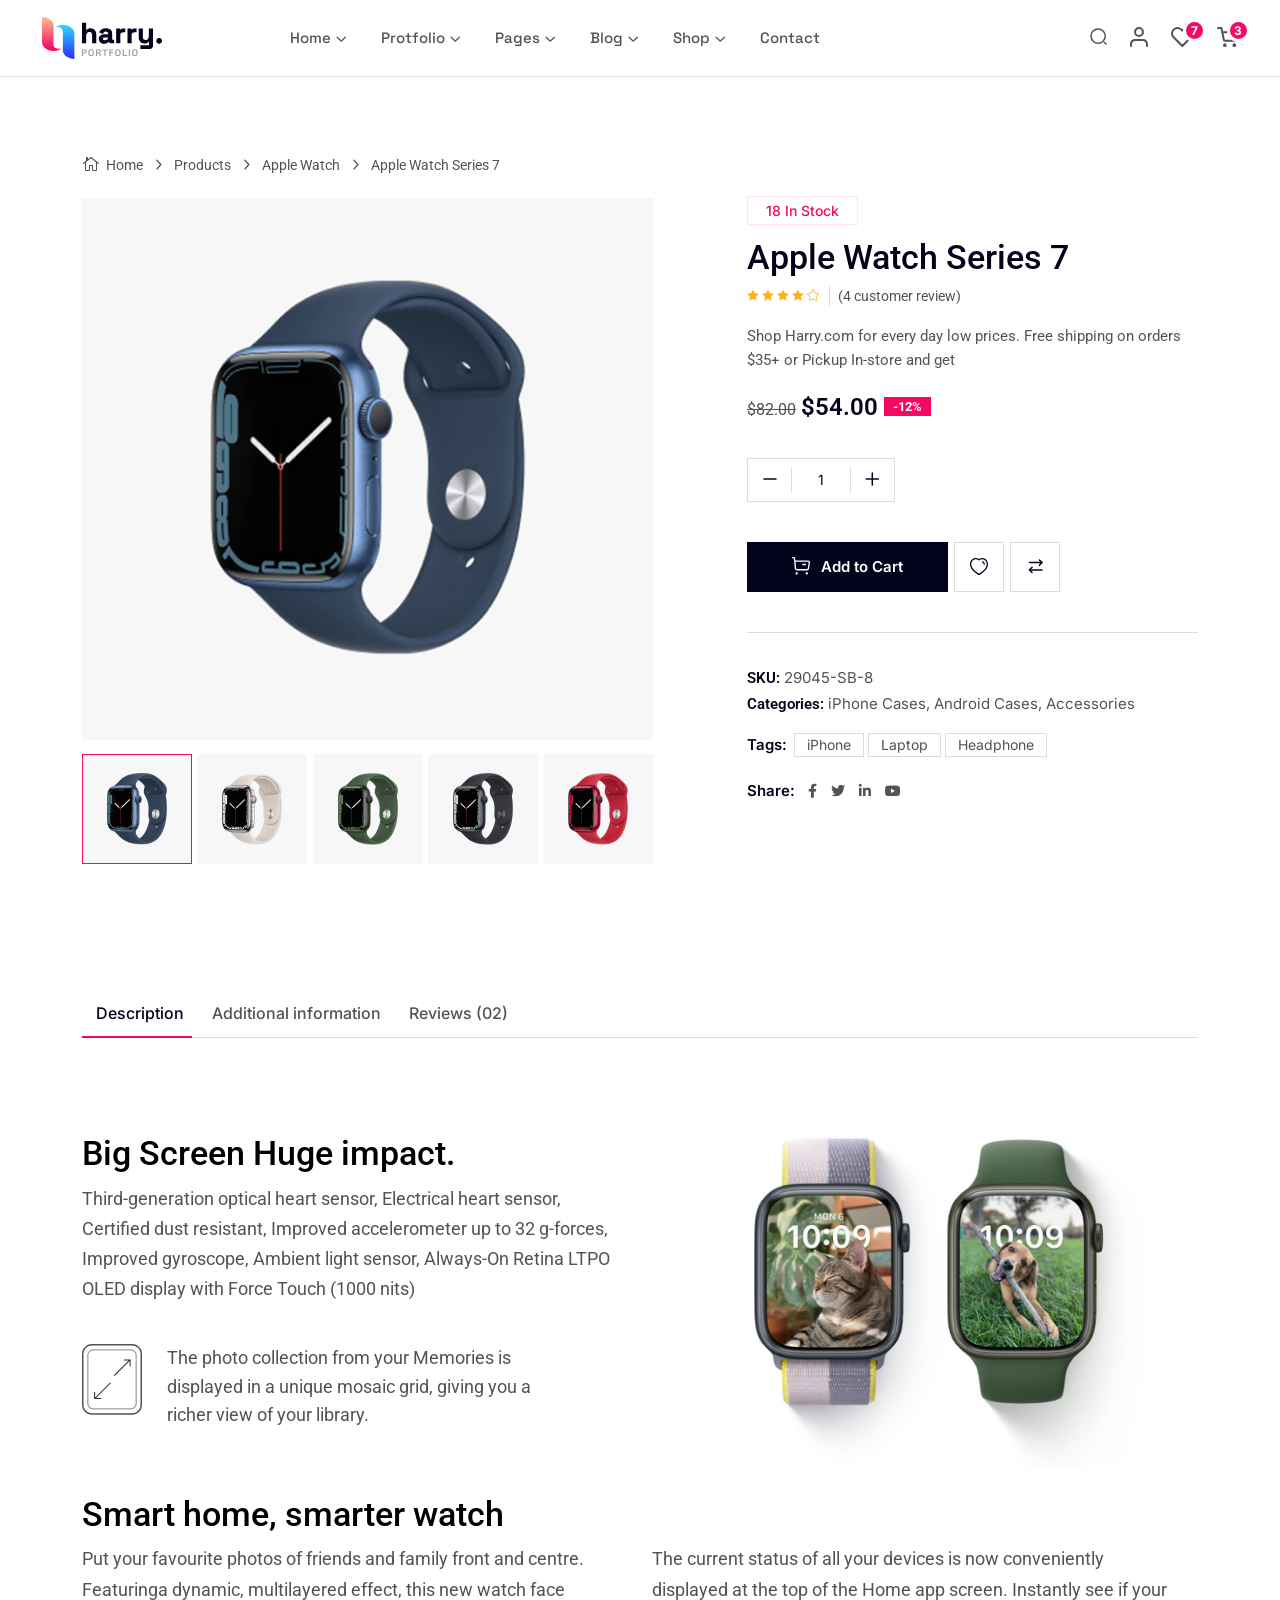
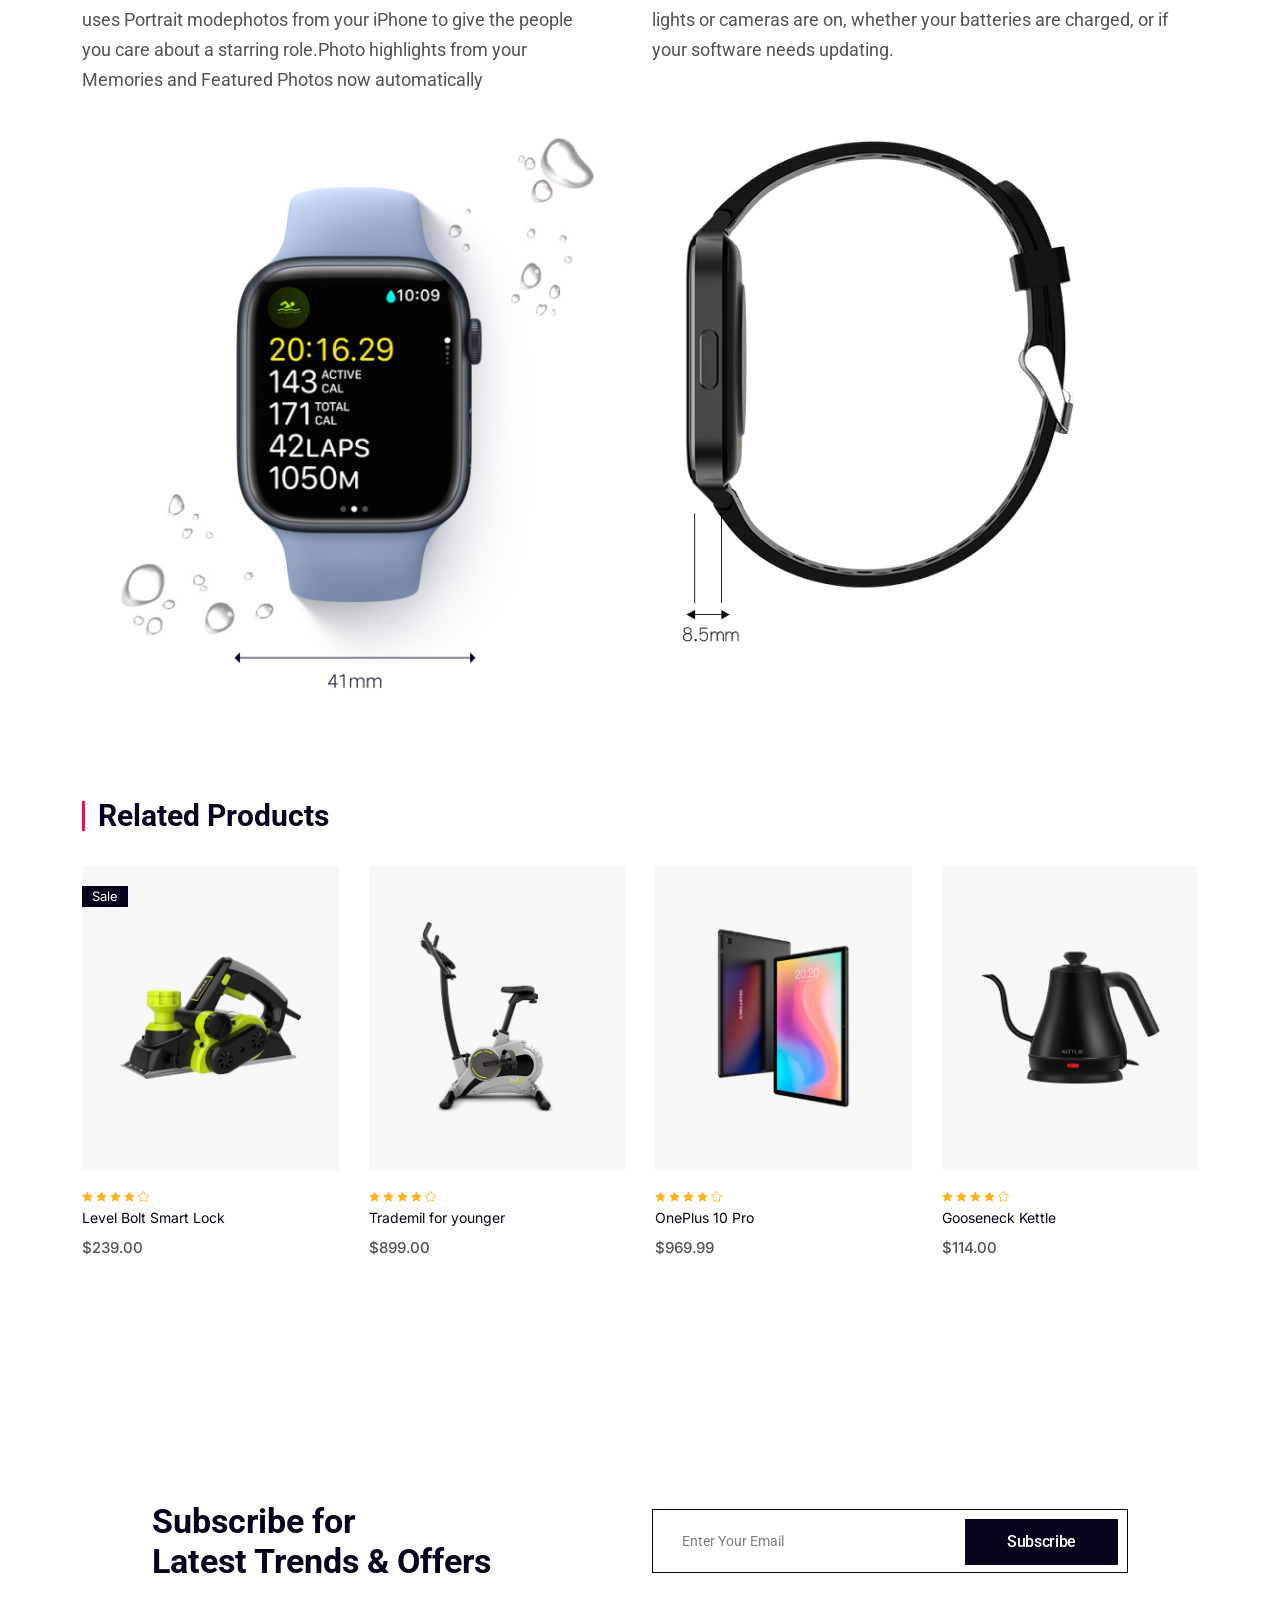
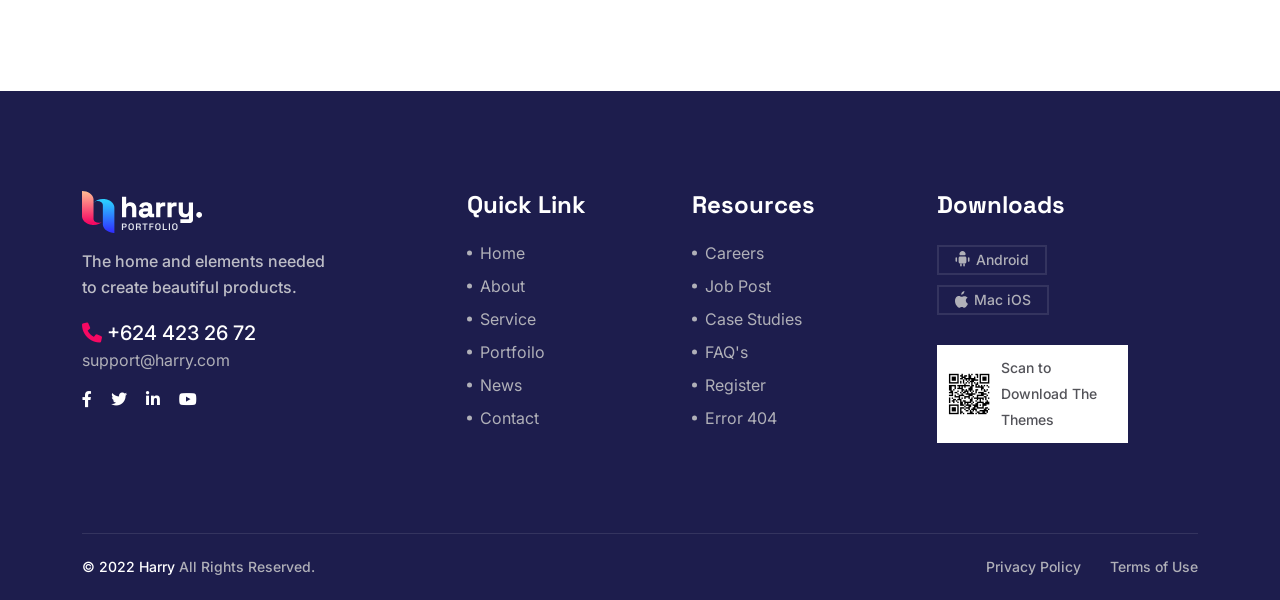
<file: product-details.html>
<!doctype html>
<html class="no-js" lang="zxx">
   <head>
      <meta charset="utf-8">
      <meta http-equiv="x-ua-compatible" content="ie=edge">
      <title>Product Details - Harry</title>
      <meta name="description" content="">
      <meta name="viewport" content="width=device-width, initial-scale=1">

      <!-- Place favicon.ico in the root directory -->
      <link rel="shortcut icon" type="image/x-icon" href="assets/img/logo/favicon.png">

      <!-- CSS here -->
      <link rel="stylesheet" href="assets/css/bootstrap.css">
      <link rel="stylesheet" href="assets/css/meanmenu.css">
      <link rel="stylesheet" href="assets/css/animate.css">
      <link rel="stylesheet" href="assets/css/swiper-bundle.css">
      <link rel="stylesheet" href="assets/css/slick.css">
      <link rel="stylesheet" href="assets/css/nouislider.css">
      <link rel="stylesheet" href="assets/css/backtotop.css">
      <link rel="stylesheet" href="assets/css/magnific-popup.css">
      <link rel="stylesheet" href="assets/css/nice-select.css">
      <link rel="stylesheet" href="assets/css/font-awesome-pro.css">
      <link rel="stylesheet" href="assets/css/elegant-icon.css">
      <link rel="stylesheet" href="assets/css/spacing.css">
      <link rel="stylesheet" href="assets/css/main.css">
   </head>
   <body>
      <!--[if lte IE 9]>
      <p class="browserupgrade">You are using an <strong>outdated</strong> browser. Please <a href="https://browsehappy.com/">upgrade your browser</a> to improve your experience and security.</p>
      <![endif]-->


      <!-- pre loader area start -->
      <div id="loading">
         <div id="loading-center">
            <div id="loading-center-absolute">
               <!-- loading content here -->
               <div class="preloader__content text-center">
                  <div class="preloader__logo">
                     <img src="assets/img/logo/logo-preloader.svg" alt="">
                  </div>
                  <div id="tp-loading-bar" class="preloader__bar">
                     <div id="tp-loading-line" class="preloader__bar-inner"></div>
                  </div>
                  <h3 class="preloader__title">harry</h3>
                  <div class="preloader__with-text ">
                     <div class="preloader__with-text-wrapper">
                         <span data-text-preloader="h" class="preloader__title-2">h</span>
                         <span data-text-preloader="a" class="preloader__title-2">a</span>
                         <span data-text-preloader="r" class="preloader__title-2">r</span>
                         <span data-text-preloader="r" class="preloader__title-2">r</span>
                         <span data-text-preloader="y" class="preloader__title-2">y</span>
                     </div>
                 </div>
                  <p class="preloader__loading">Loading</p>
               </div>
            </div>
         </div>  
      </div>
      <!-- pre loader area end -->

      <!-- back to top start -->
      <div class="back-to-top-wrapper">
         <button id="back_to_top" type="button" class="back-to-top-btn">
            <svg width="12" height="7" viewBox="0 0 12 7" fill="none" xmlns="http://www.w3.org/2000/svg">
               <path d="M11 6L6 1L1 6" stroke="currentColor" stroke-width="1.5" stroke-linecap="round" stroke-linejoin="round"/>
            </svg>               
         </button>
      </div>
      <!-- back to top end -->

      <!-- header area start -->
      <header>
         <div class="header__area">
            <div class="header__bottom-13 header__bottom-13-white header__bottom-14 header__padding-7 header__black-3 header__bottom-border-4 header__sticky" id="header-sticky">
               <div class="container-fluid">
                  <div class="mega-menu-wrapper p-relative">
                     <div class="row align-items-center">
                        <div class="col-xxl-1 col-xl-2 col-lg-4 col-md-4 col-sm-5 col-8">
                           <div class="logo">
                              <a href="index.html">
                                 <img src="assets/img/logo/logo-black.svg" alt="logo">
                              </a>
                           </div>
                        </div>
                        <div class="col-xxl-6 col-xl-7 d-none d-xl-block">
                           <div class="main-menu main-menu-13 pl-45 main-menu-ff-space">
                              <nav id="mobile-menu-3">
                                 <ul>
                                    <li class="has-dropdown">
                                       <a href="index.html">Home</a>
                                       <ul class="submenu">
                                          <li><a href="index.html">Main Demo</a></li>
                                          <li><a href="index-shop.html">Shop Demo</a></li>
                                       </ul>
                                    </li>
                                    <li class="has-dropdown">
                                       <a href="portfolio.html">Protfolio</a>
                                       <ul class="submenu">
                                          <li><a href="portfolio.html">Classic Style</a></li>
                                          <li><a href="portfolio-details-list.html">List With Details</a></li>
                                       </ul>
                                    </li>
                                    <li class="has-dropdown ">
                                       <a href="#">Pages</a>
                                       <ul class="submenu">
                                          <li><a href="portfolio.html">Portfoilo</a></li>
                                          <li><a href="portfolio-details-list.html">Portfoilo Details</a></li>
                                          <li><a href="about-me.html">About Me</a></li>
                                          <li><a href="cart.html">Cart</a></li>
                                          <li><a href="checkout.html">Checkout</a></li>
                                          <li><a href="services.html">Services</a></li>
                                          <li><a href="services-details.html">Service Details</a></li>
                                          <li><a href="404.html">404 Page</a></li>
                                       </ul>
                                    </li>
                                    <li class="has-dropdown">
                                       <a href="blog.html">Blog</a>
                                       <ul class="submenu">
                                          <li><a href="blog.html">Blog Standard</a></li>
                                          <li><a href="blog-details.html">Blog Details</a></li>
                                       </ul>
                                    </li>
                                    <li class="has-dropdown">
                                       <a href="shop.html">Shop</a>
                                       <ul class="submenu">
                                          <li><a href="shop.html">Shop</a></li>
                                          <li><a href="product-details.html">Product Details</a></li>
                                       </ul>
                                    </li>
                                    <li>
                                       <a href="contact.html">Contact</a>
                                    </li>
                                 </ul>
                              </nav>
                              <!-- for wp -->
                              <div class="header__hamburger ml-50 d-none">
                                 <button type="button" class="hamburger-btn offcanvas-open-btn">
                                    <span></span>
                                    <span></span>
                                    <span></span>
                                 </button>
                              </div>
                           </div>
                        </div>
                        <div class="col-xxl-5 col-xl-3 col-lg-8 col-md-8 col-sm-7 col-4">
                           <div class="header__bottom-right-13 d-flex justify-content-end align-items-center pl-30">
                              <div class="header__search-13">
                                 <form action="#">
                                    <div class="header__search-input-13 d-none d-xxl-block">
                                       <input type="text" placeholder="Search for products...">
                                       <button type="submit">
                                          <svg width="17" height="17" viewBox="0 0 17 17" fill="none" xmlns="http://www.w3.org/2000/svg">
                                             <path d="M8.12492 15.2498C12.0599 15.2498 15.2498 12.0599 15.2498 8.12492C15.2498 4.18994 12.0599 1 8.12492 1C4.18994 1 1 4.18994 1 8.12492C1 12.0599 4.18994 15.2498 8.12492 15.2498Z" stroke="currentColor" stroke-width="1.5" stroke-linecap="round" stroke-linejoin="round"/>
                                             <path d="M15.9999 16L14.4999 14.5" stroke="currentColor" stroke-width="1.5" stroke-linecap="round" stroke-linejoin="round"/>
                                          </svg>                                             
                                       </button>
                                    </div>
                                 </form>
                              </div>
                              <div class="header__action-13 d-none d-lg-block">
                                 <ul>
                                    <li class="d-xxl-none">
                                       <a href="javascript:void(0);" class="search-open-btn">
                                          <svg width="17" height="17" viewBox="0 0 17 17" fill="none" xmlns="http://www.w3.org/2000/svg">
                                             <path d="M8.12492 15.2498C12.0599 15.2498 15.2498 12.0599 15.2498 8.12492C15.2498 4.18994 12.0599 1 8.12492 1C4.18994 1 1 4.18994 1 8.12492C1 12.0599 4.18994 15.2498 8.12492 15.2498Z" stroke="currentColor" stroke-width="1.5" stroke-linecap="round" stroke-linejoin="round"/>
                                             <path d="M15.9999 16L14.4999 14.5" stroke="currentColor" stroke-width="1.5" stroke-linecap="round" stroke-linejoin="round"/>
                                          </svg>                                           
                                       </a>
                                    </li>
                                    <li>
                                       <a href="login.html">
                                          <svg width="18" height="20" viewBox="0 0 18 20" fill="none" xmlns="http://www.w3.org/2000/svg">
                                             <path d="M17.0001 19V17C17.0001 15.9391 16.5787 14.9217 15.8285 14.1716C15.0784 13.4214 14.061 13 13.0001 13H5.00012C3.93926 13 2.92184 13.4214 2.17169 14.1716C1.42155 14.9217 1.00012 15.9391 1.00012 17V19" stroke="currentColor" stroke-width="2" stroke-linecap="round" stroke-linejoin="round"/>
                                             <path d="M9.00012 9C11.2093 9 13.0001 7.20914 13.0001 5C13.0001 2.79086 11.2093 1 9.00012 1C6.79098 1 5.00012 2.79086 5.00012 5C5.00012 7.20914 6.79098 9 9.00012 9Z" stroke="currentColor" stroke-width="2" stroke-linecap="round" stroke-linejoin="round"/>
                                          </svg>                                           
                                       </a>
                                    </li>
                                    <li>
                                       <a href="wishlist.html">
                                          <svg width="23" height="20" viewBox="0 0 23 20" fill="none" xmlns="http://www.w3.org/2000/svg">
                                             <path d="M20.0461 2.59133C19.5419 2.08683 18.9431 1.68663 18.2842 1.41358C17.6252 1.14054 16.9189 1 16.2056 1C15.4923 1 14.786 1.14054 14.127 1.41358C13.468 1.68663 12.8693 2.08683 12.365 2.59133L11.3185 3.63785L10.272 2.59133C9.25342 1.57276 7.87194 1.00053 6.43146 1.00053C4.99098 1.00053 3.6095 1.57276 2.59092 2.59133C1.57235 3.6099 1.00012 4.99139 1.00012 6.43187C1.00012 7.87235 1.57235 9.25383 2.59092 10.2724L3.63745 11.3189L11.3185 19L18.9996 11.3189L20.0461 10.2724C20.5506 9.76814 20.9508 9.16942 21.2239 8.51045C21.4969 7.85148 21.6374 7.14517 21.6374 6.43187C21.6374 5.71857 21.4969 5.01225 21.2239 4.35328C20.9508 3.69431 20.5506 3.09559 20.0461 2.59133V2.59133Z" stroke="currentColor" stroke-width="2" stroke-linecap="round" stroke-linejoin="round"/>
                                          </svg> 
                                          <span class="tp-item-count">7</span>                                            
                                       </a>
                                    </li>
                                    <li>
                                       <button class="cartmini-open-btn">
                                          <svg width="21" height="20" viewBox="0 0 21 20" fill="none" xmlns="http://www.w3.org/2000/svg">
                                             <path d="M7.85739 19C8.33077 19 8.71453 18.6163 8.71453 18.1429C8.71453 17.6695 8.33077 17.2857 7.85739 17.2857C7.384 17.2857 7.00024 17.6695 7.00024 18.1429C7.00024 18.6163 7.384 19 7.85739 19Z" stroke="currentColor" stroke-width="2" stroke-linecap="round" stroke-linejoin="round"/>
                                             <path d="M17.286 19C17.7594 19 18.1431 18.6163 18.1431 18.1429C18.1431 17.6695 17.7594 17.2857 17.286 17.2857C16.8126 17.2857 16.4288 17.6695 16.4288 18.1429C16.4288 18.6163 16.8126 19 17.286 19Z" stroke="currentColor" stroke-width="2" stroke-linecap="round" stroke-linejoin="round"/>
                                             <path d="M1.00012 1H4.42869L6.72584 12.4771C6.80422 12.8718 7.0189 13.2263 7.3323 13.4785C7.64571 13.7308 8.03786 13.8649 8.44012 13.8571H16.7716C17.1738 13.8649 17.566 13.7308 17.8794 13.4785C18.1928 13.2263 18.4075 12.8718 18.4858 12.4771L19.8573 5.28571H5.28584" stroke="currentColor" stroke-width="2" stroke-linecap="round" stroke-linejoin="round"/>
                                          </svg>                                             
                                          <span class="tp-item-count">3</span>                                            
                                       </button>
                                    </li>
                                 </ul>
                              </div>
                              <div class="header__hamburger ml-30 d-xl-none">
                                 <button type="button" class="hamburger-btn hamburger-btn-black offcanvas-open-btn">
                                    <span></span>
                                    <span></span>
                                    <span></span>
                                 </button>
                              </div>
                           </div>
                        </div>
                     </div>
                  </div>
               </div>
            </div>
         </div>
      </header>
      <!-- header area end -->

      <!-- offcanvas area start -->
      <div class="offcanvas__area offcanvas__area-1">
         <div class="offcanvas__wrapper">
            <div class="offcanvas__shape">
               <img class="offcanvas__shape-1" src="assets/img/shape/offcanvas-shape-1.png" alt="">
            </div>
            <div class="offcanvas__close">
               <button class="offcanvas__close-btn offcanvas-close-btn">
                  <svg width="12" height="12" viewBox="0 0 12 12" fill="none" xmlns="http://www.w3.org/2000/svg">
                     <path d="M11 1L1 11" stroke="currentColor" stroke-width="1.5" stroke-linecap="round" stroke-linejoin="round"/>
                     <path d="M1 1L11 11" stroke="currentColor" stroke-width="1.5" stroke-linecap="round" stroke-linejoin="round"/>
                 </svg>
               </button>
            </div>
            <div class="offcanvas__content">
               <div class="offcanvas__top mb-70 d-flex justify-content-between align-items-center">
                  <div class="offcanvas__logo logo">
                     <a href="index.html">
                        <img src="assets/img/logo/logo-black.svg" alt="logo">
                     </a>
                  </div>
               </div>
               <div class="mobile-menu fix d-lg-none"></div>
               <div class="offcanvas__menu offcanvas__menu-ff-space d-none d-lg-block">
                  <nav>
                     <ul>
                        <li><a href="index.html">Home</a></li>
                        <li><a href="about.html">About</a></li>
                        <li><a href="services.html">Service</a></li>
                        <li><a href="blog-grid-2.html">Blog</a></li>
                        <li><a href="portfolio.html">Portfolio</a></li>
                        <li><a href="contact.html">Contact</a></li>
                     </ul>
                  </nav>
               </div>
               <div class="offcanvas__btn">
                  <a href="contact.html" class="tp-btn-offcanvas">Getting Started <i class="fa-regular fa-chevron-right"></i></a>
               </div>
               <div class="offcanvas__social">
                  <h3 class="offcanvas__social-title">Follow :</h3>
                  <a href="#"><i class="fab fa-facebook-f"></i></a>
                  <a href="#"><i class="fab fa-twitter"></i></a>
                  <a href="#"><i class="fab fa-youtube"></i></a>
                  <a href="#"><i class="fab fa-linkedin"></i></a>
               </div>
               <div class="offcanvas__contact">
                  <p class="offcanvas__contact-call"><a href="tel:+964-742-44-763">+964 742 44 763</a></p>
                  <p class="offcanvas__contact-mail"><a href="mailto:info@harry.com">info@harry.com</a></p>
               </div>
            </div>
         </div>
      </div>
      <div class="body-overlay"></div>
      <!-- offcanvas area end -->

      <!-- search popup start -->
      <div class="search__popup">
         <div class="container">
            <div class="row">
               <div class="col-xxl-12">
                  <div class="search__wrapper">
                     <div class="search__top d-flex justify-content-between align-items-center">
                        <div class="search__logo">
                           <a href="index.html">
                              <img src="assets/img/logo/logo.svg" alt="">
                           </a>
                        </div>
                        <div class="search__close">
                           <button type="button" class="search__close-btn search-close-btn">
                              <svg width="18" height="18" viewBox="0 0 18 18" fill="none" xmlns="http://www.w3.org/2000/svg">
                                 <path d="M17 1L1 17" stroke="currentColor" stroke-width="1.5" stroke-linecap="round" stroke-linejoin="round"/>
                                 <path d="M1 1L17 17" stroke="currentColor" stroke-width="1.5" stroke-linecap="round" stroke-linejoin="round"/>
                              </svg>                                 
                           </button>
                        </div>
                     </div>
                     <div class="search__form">
                        <form action="#">
                           <div class="search__input">
                              <input class="search-input-field" type="text" placeholder="Type here to search...">
                              <span class="search-focus-border"></span>
                              <button type="submit">
                                 <svg width="20" height="20" viewBox="0 0 20 20" fill="none" xmlns="http://www.w3.org/2000/svg">
                                    <path d="M9.55 18.1C14.272 18.1 18.1 14.272 18.1 9.55C18.1 4.82797 14.272 1 9.55 1C4.82797 1 1 4.82797 1 9.55C1 14.272 4.82797 18.1 9.55 18.1Z" stroke="currentColor" stroke-width="1.5" stroke-linecap="round" stroke-linejoin="round"/>
                                    <path d="M19.0002 19.0002L17.2002 17.2002" stroke="currentColor" stroke-width="1.5" stroke-linecap="round" stroke-linejoin="round"/>
                                 </svg> 
                              </button>
                           </div>
                        </form>
                     </div>
                  </div>
               </div>
            </div>
         </div>
      </div>
      <!-- search popup end -->

      <!-- cart mini area start -->
      <div class="cartmini__area">
         <div class="cartmini__wrapper d-flex justify-content-between flex-column">
            <div class="cartmini__top-wrapper ">
               <div class="cartmini__top p-relative">
                  <div class="cartmini__title">
                     <h4>Shopping cart</h4>
                  </div>
                  <div class="cartmini__close">
                     <button type="button" class="cartmini__close-btn cartmini-close-btn"><i class="fal fa-times"></i></button>
                  </div>
               </div>
               <div class="cartmini__widget">
                  <div class="cartmini__widget-item">
                     <div class="cartmini__thumb">
                        <a href="product-details.html">
                           <img src="assets/img/product/product-1.jpg" alt="">
                        </a>
                     </div>
                     <div class="cartmini__content">
                        <h5><a href="product-details.html">Level Bolt Smart Lock</a></h5>
                        <div class="cartmini__price-wrapper">
                           <span class="cartmini__price">$46.00</span>
                           <span class="cartmini__quantity">x2</span>
                        </div>
                     </div>
                     <button class="cartmini__del"><i class="fal fa-times"></i></button>
                  </div>
                  <div class="cartmini__widget-item">
                     <div class="cartmini__thumb">
                        <a href="product-details.html">
                           <img src="assets/img/product/product-2.jpg" alt="">
                        </a>
                     </div>
                     <div class="cartmini__content">
                        <h5><a href="product-details.html">Trademil for younger</a></h5>
                        <div class="cartmini__price-wrapper">
                           <span class="cartmini__price">$78.00</span>
                           <span class="cartmini__quantity">x1</span>
                        </div>
                     </div>
                     <button class="cartmini__del"><i class="fal fa-times"></i></button>
                  </div>
                  <div class="cartmini__widget-item">
                     <div class="cartmini__thumb">
                        <a href="product-details.html">
                           <img src="assets/img/product/product-3.jpg" alt="">
                        </a>
                     </div>
                     <div class="cartmini__content">
                        <h5><a href="product-details.html">ViewSonic VP2756-2K</a></h5>
                        <div class="cartmini__price-wrapper">
                           <span class="cartmini__price">$98.00</span>
                           <span class="cartmini__quantity">x3</span>
                        </div>
                     </div>
                     <button class="cartmini__del"><i class="fal fa-times"></i></button>
                  </div>
               </div>
               <!-- for wp -->
               <!-- if no item in cart -->
               <div class="cartmini__empty text-center d-none">
                  <img src="assets/img/product/cartmini/empty-cart.png" alt="">
                  <p>Your Cart is empty</p>
                  <a href="shop.html" class="tp-btn">Go to Shop</a>
               </div>
            </div>
            <div class="cartmini__checkout">
               <div class="cartmini__checkout-title mb-30">
                  <h4>Subtotal:</h4>
                  <span>$113.00</span>
               </div>
               <div class="cartmini__checkout-btn">
                  <a href="cart.html" class="tp-btn mb-10 w-100"> <span></span> view cart</a>
                  <a href="checkout.html" class="tp-btn-border w-100"> <span></span> checkout</a>
               </div>
            </div>
         </div>
      </div>
      <!-- cart mini area end -->

      <!-- newsletter popup area start -->
      <div class="newsletter__area newsletter__area-3 newsletter-popup">
         <div class="newsletter__wrapper newsletter__wrapper-3">
            <div class="newsletter__close newsletter__close-3">
               <button type="button" class="newsletter__close-btn newsletter__close-btn-3 newsletter-close-btn">
                  <svg width="18" height="18" viewBox="0 0 18 18" fill="none" xmlns="http://www.w3.org/2000/svg">
                     <path d="M17 1L1 17" stroke="currentColor" stroke-width="1.5" stroke-linecap="round" stroke-linejoin="round"/>
                     <path d="M1 1L17 17" stroke="currentColor" stroke-width="1.5" stroke-linecap="round" stroke-linejoin="round"/>
                  </svg>                     
               </button>
            </div>
            <div class="newsletter__thumb newsletter__thumb-3 include-bg" data-background="assets/img/newsletter/newsletter-3.jpg"></div>
            <span class="newsletter__title-pre">Harry Discount</span>
            <h3 class="newsletter__title-3">Get 16% off</h3>
            <p>Subscribe now and receive a discount on <br> your first order</p>

            <form action="#">
               <div class="newsletter__input newsletter__input-2 newsletter__input-3">
                  <input type="email" placeholder="Your email address">
                  <button type="button">Submit 
                     <svg width="16" height="13" viewBox="0 0 16 13" fill="none" xmlns="http://www.w3.org/2000/svg">
                        <path d="M2.4 1H13.6C14.37 1 15 1.63 15 2.4V10.8C15 11.57 14.37 12.2 13.6 12.2H2.4C1.63 12.2 1 11.57 1 10.8V2.4C1 1.63 1.63 1 2.4 1Z" stroke="currentColor" stroke-width="1.5" stroke-linecap="round" stroke-linejoin="round"/>
                        <path d="M15 2.39999L8 7.29999L1 2.39999" stroke="currentColor" stroke-width="1.5" stroke-linecap="round" stroke-linejoin="round"/>
                     </svg>
                  </button>
               </div>
            </form>
            <div class="newsletter__proposal">
               <p><a href="register.html">Signup</a> for Exclusive Updates</p>
            </div>
            <div class="newsletter__social">
               <a href="#"><i class="fa-brands fa-facebook-f"></i></a>
               <a href="#"><i class="fa-brands fa-twitter"></i></a>
               <a href="#"><i class="fa-brands fa-linkedin-in"></i></a>
               <a href="#"><i class="fa-brands fa-youtube"></i></a>
            </div>
         </div>
      </div>
      <div class="newsletter-overlay"></div>
      <!-- newsletter popup area end -->

      <main>

         <!-- breadcrumb area start -->
         <section class="breadcrumb__area breadcrumb__style-9 pt-75 include-bg">
            <div class="container">
               <div class="row">
                  <div class="col-xxl-7">
                     <div class="breadcrumb__content p-relative z-index-1">
                        <div class="breadcrumb__list has-icon">
                           <span class="breadcrumb-icon">
                              <svg width="18" height="15" viewBox="0 0 18 15" fill="none" xmlns="http://www.w3.org/2000/svg">
                                 <path d="M1.8125 7.90625L3 6.9375V14C3 14.2708 3.09375 14.5 3.28125 14.6875C3.48958 14.8958 3.72917 15 4 15H7C7.27083 15 7.5 14.8958 7.6875 14.6875C7.89583 14.5 8 14.2708 8 14V10H10V14C10 14.2708 10.0938 14.5 10.2812 14.6875C10.4896 14.8958 10.7292 15 11 15H14C14.2708 15 14.5 14.8958 14.6875 14.6875C14.8958 14.5 15 14.2708 15 14V6.9375L16.1875 7.90625C16.2708 7.96875 16.375 8 16.5 8C16.6667 8 16.8021 7.9375 16.9062 7.8125C17.0938 7.54167 17.0625 7.30208 16.8125 7.09375L9.3125 1.09375C9.10417 0.947917 8.89583 0.947917 8.6875 1.09375L6 3.25V2C6 1.72917 5.89583 1.5 5.6875 1.3125C5.5 1.10417 5.27083 1 5 1C4.72917 1 4.48958 1.10417 4.28125 1.3125C4.09375 1.5 4 1.72917 4 2V4.84375L1.1875 7.09375C0.9375 7.30208 0.90625 7.54167 1.09375 7.8125C1.30208 8.0625 1.54167 8.09375 1.8125 7.90625ZM9 2.125L14 6.125V14H11V9H7V14H4V6.15625L9 2.125Z" fill="currentColor"/>
                              </svg>                                 
                           </span>
                           <span><a href="#">Home</a></span>
                           <span class="dvdr"><i class="fa-regular fa-angle-right"></i></span>
                           <span><a href="#">Products</a></span>
                           <span class="dvdr"><i class="fa-regular fa-angle-right"></i></span>
                           <span><a href="#">Apple Watch</a></span>
                           <span class="dvdr"><i class="fa-regular fa-angle-right"></i></span>
                           <span>Apple Watch Series 7</span>
                        </div>
                     </div>
                  </div>
               </div>
            </div>
         </section>
         <!-- breadcrumb area end -->

         <!-- product details area start -->
         <section class="product__details-area pb-115">
            <div class="container">
               <div class="row">
                  <div class="col-xl-7 col-lg-6">
                     <div class="product__details-thumb-tab mr-70">
                        <div class="product__details-thumb-content w-img">
                            <div class="tab-content" id="nav-tabContent">
                              <div class="tab-pane fade show active" id="nav-one" role="tabpanel" aria-labelledby="nav-one-tab">
                                 <img src="assets/img/product/details/big/product-details-big-1.jpg" alt="">
                              </div>
                              <div class="tab-pane fade" id="nav-two" role="tabpanel" aria-labelledby="nav-two-tab">
                                 <img src="assets/img/product/details/big/product-details-big-2.jpg" alt="">
                              </div>
                              <div class="tab-pane fade" id="nav-three" role="tabpanel" aria-labelledby="nav-three-tab">
                                 <img src="assets/img/product/details/big/product-details-big-3.jpg" alt="">
                              </div>
                              <div class="tab-pane fade" id="nav-four" role="tabpanel" aria-labelledby="nav-four-tab">
                                 <img src="assets/img/product/details/big/product-details-big-4.jpg" alt="">
                              </div>
                              <div class="tab-pane fade" id="nav-five" role="tabpanel" aria-labelledby="nav-five-tab">
                                 <img src="assets/img/product/details/big/product-details-big-5.jpg" alt="">
                              </div>
                              
                            </div>                            
                        </div>
                        <div class="product__details-thumb-nav tp-tab">
                           <nav>
                              <div class="nav nav-tabs justify-content-sm-between" id="nav-tab" role="tablist">
                                <button class="nav-link active" id="nav-one-tab" data-bs-toggle="tab" data-bs-target="#nav-one" type="button" role="tab" aria-controls="nav-one" aria-selected="true">
                                 <img src="assets/img/product/details/sm/product-details-sm-1.jpg" alt="">
                                </button>
                                <button class="nav-link" id="nav-two-tab" data-bs-toggle="tab" data-bs-target="#nav-two" type="button" role="tab" aria-controls="nav-two" aria-selected="false">
                                 <img src="assets/img/product/details/sm/product-details-sm-2.jpg" alt="">
                                </button>
                                <button class="nav-link" id="nav-three-tab" data-bs-toggle="tab" data-bs-target="#nav-three" type="button" role="tab" aria-controls="nav-three" aria-selected="false">
                                 <img src="assets/img/product/details/sm/product-details-sm-3.jpg" alt="">
                                </button>
                                <button class="nav-link" id="nav-four-tab" data-bs-toggle="tab" data-bs-target="#nav-four" type="button" role="tab" aria-controls="nav-four" aria-selected="false">
                                 <img src="assets/img/product/details/sm/product-details-sm-4.jpg" alt="">
                                </button>
                                <button class="nav-link" id="nav-five-tab" data-bs-toggle="tab" data-bs-target="#nav-five" type="button" role="tab" aria-controls="nav-five" aria-selected="false">
                                 <img src="assets/img/product/details/sm/product-details-sm-5.jpg" alt="">
                                </button>
                              </div>
                            </nav>
                        </div>
                     </div>
                  </div>
                  <div class="col-xl-5 col-lg-6">
                     <div class="product__details-wrapper">

                        <div class="product__details-stock">
                           <span>18 In Stock</span>
                        </div>
                        <h3 class="product__details-title">Apple Watch Series 7 </h3>

                        <div class="product__details-rating d-flex align-items-center">
                           <div class="product__rating product__rating-2 d-flex">
                              <span>
                                 <i class="icon_star"></i>
                              </span>
                              <span>
                                 <i class="icon_star"></i>
                              </span>
                              <span>
                                 <i class="icon_star"></i>
                              </span>
                              <span>
                                 <i class="icon_star"></i>
                              </span>
                              <span>
                                 <i class="icon_star_alt"></i>
                              </span>
                           </div>
                           <div class="product__details-rating-count">
                              <span>(4 customer review)</span>
                           </div>
                        </div>

                        <p>Shop Harry.com for every day low prices. Free shipping on orders $35+ or Pickup In-store and get</p>

                        <div class="product__details-price">
                           <span class="product__details-ammount old-ammount">$82.00</span>
                           <span class="product__details-ammount new-ammount">$54.00</span>
                           <span class="product__details-offer">-12%</span>
                        </div>

                        <div class="product__details-quantity">
                           <div class="tp-product-quantity mt-10 mb-10">
                              <span class="tp-cart-minus">
                                 <svg width="14" height="2" viewBox="0 0 14 2" fill="none" xmlns="http://www.w3.org/2000/svg">
                                    <path d="M1 1H13" stroke="currentColor" stroke-width="1.5" stroke-linecap="round" stroke-linejoin="round"/>
                                 </svg>                                                             
                              </span>
                              <input class="tp-cart-input" type="text" value="1"/>
                              <span class="tp-cart-plus">
                                 <svg width="15" height="14" viewBox="0 0 15 14" fill="none" xmlns="http://www.w3.org/2000/svg">
                                    <path d="M1.21924 7H13.3836" stroke="currentColor" stroke-width="1.5" stroke-linecap="round" stroke-linejoin="round"/>
                                    <path d="M7.30176 13V1" stroke="currentColor" stroke-width="1.5" stroke-linecap="round" stroke-linejoin="round"/>
                                 </svg>
                              </span>
                           </div>
                        </div>

                        <div class="product__details-action d-flex flex-wrap align-items-center">
                           <button type="button" class="product-add-cart-btn product-add-cart-btn-3">
                              <svg width="18" height="18" viewBox="0 0 18 18" fill="none" xmlns="http://www.w3.org/2000/svg">
                                 <path fill-rule="evenodd" clip-rule="evenodd" d="M3.54431 4.80484L4.08701 11.2487C4.12661 11.7447 4.53251 12.1167 5.02841 12.1167H5.03201H14.8519H14.8537C15.3227 12.1167 15.7232 11.7681 15.7898 11.3053L16.6448 5.41221C16.6646 5.27205 16.6295 5.13189 16.544 5.01868C16.4594 4.90457 16.3352 4.8309 16.1948 4.81113C16.0067 4.81832 8.20092 4.80754 3.54431 4.80484ZM5.02647 13.4642C3.84117 13.4642 2.83766 12.5405 2.74136 11.359L1.91696 1.57098L0.560653 1.33738C0.192551 1.27269 -0.0531497 0.924974 0.00985058 0.557495C0.0746508 0.190017 0.430152 -0.0489788 0.790154 0.00852392L2.66216 0.331977C2.96366 0.384987 3.19316 0.634765 3.21926 0.940248L3.43076 3.45689C16.2792 3.46228 16.3206 3.46857 16.3827 3.47576C16.884 3.54854 17.325 3.80999 17.6256 4.21251C17.9262 4.61413 18.0522 5.1092 17.9802 5.60516L17.1261 11.4974C16.965 12.6187 15.9894 13.4642 14.8554 13.4642H14.8509H5.03367H5.02647Z" fill="currentColor"/>
                                 <path fill-rule="evenodd" clip-rule="evenodd" d="M13.4079 8.12567H10.9131C10.5396 8.12567 10.2381 7.82379 10.2381 7.45181C10.2381 7.07984 10.5396 6.77795 10.9131 6.77795H13.4079C13.7805 6.77795 14.0829 7.07984 14.0829 7.45181C14.0829 7.82379 13.7805 8.12567 13.4079 8.12567Z" fill="currentColor"/>
                                 <path fill-rule="evenodd" clip-rule="evenodd" d="M4.63943 15.9048C4.91033 15.9048 5.12903 16.1235 5.12903 16.3944C5.12903 16.6653 4.91033 16.8849 4.63943 16.8849C4.36763 16.8849 4.14893 16.6653 4.14893 16.3944C4.14893 16.1235 4.36763 15.9048 4.63943 15.9048Z" fill="currentColor"/>
                                 <path fill-rule="evenodd" clip-rule="evenodd" d="M4.63859 16.2097C4.53689 16.2097 4.45409 16.2925 4.45409 16.3942C4.45409 16.5985 4.82399 16.5985 4.82399 16.3942C4.82399 16.2925 4.74029 16.2097 4.63859 16.2097ZM4.6386 17.5569C3.996 17.5569 3.474 17.0349 3.474 16.3933C3.474 15.7518 3.996 15.2307 4.6386 15.2307C5.28121 15.2307 5.80411 15.7518 5.80411 16.3933C5.80411 17.0349 5.28121 17.5569 4.6386 17.5569Z" fill="currentColor"/>
                                 <path fill-rule="evenodd" clip-rule="evenodd" d="M14.7918 15.9048C15.0627 15.9048 15.2823 16.1235 15.2823 16.3944C15.2823 16.6653 15.0627 16.8849 14.7918 16.8849C14.52 16.8849 14.3013 16.6653 14.3013 16.3944C14.3013 16.1235 14.52 15.9048 14.7918 15.9048Z" fill="currentColor"/>
                                 <path fill-rule="evenodd" clip-rule="evenodd" d="M14.7906 16.2098C14.6898 16.2098 14.607 16.2926 14.607 16.3943C14.6079 16.6004 14.9769 16.5986 14.976 16.3943C14.976 16.2926 14.8923 16.2098 14.7906 16.2098ZM14.7909 17.5569C14.1483 17.5569 13.6263 17.0349 13.6263 16.3933C13.6263 15.7518 14.1483 15.2307 14.7909 15.2307C15.4344 15.2307 15.9573 15.7518 15.9573 16.3933C15.9573 17.0349 15.4344 17.5569 14.7909 17.5569Z" fill="currentColor"/>
                              </svg>
                              Add to Cart
                           </button>
                           <button type="button" class="product-action-btn">
                              <svg width="18" height="18" viewBox="0 0 18 18" fill="none" xmlns="http://www.w3.org/2000/svg">
                                 <path fill-rule="evenodd" clip-rule="evenodd" d="M1.60361 7.98635C2.83627 11.8048 7.70625 14.8923 9.00046 15.6565C10.2991 14.8844 15.2042 11.7628 16.3973 7.98985C17.1807 5.55102 16.4536 2.46177 13.5645 1.53473C12.1648 1.08741 10.5321 1.35966 9.4049 2.22804C9.16927 2.40837 8.8422 2.41187 8.60481 2.23329C7.41084 1.33952 5.85111 1.07778 4.42941 1.53473C1.5447 2.4609 0.82023 5.55014 1.60361 7.98635ZM9.00138 17.0711C8.89236 17.0711 8.78421 17.0448 8.68574 16.9914C8.41055 16.8417 1.92808 13.2841 0.348132 8.3872C0.347252 8.3872 0.347252 8.38633 0.347252 8.38633C-0.644504 5.30321 0.459792 1.42874 4.02502 0.284605C5.69904 -0.254635 7.52342 -0.0174044 8.99874 0.909632C10.4283 0.00973263 12.3275 -0.238878 13.9681 0.284605C17.5368 1.43049 18.6446 5.30408 17.6538 8.38633C16.1248 13.2272 9.59485 16.8382 9.3179 16.9896C9.21943 17.0439 9.1104 17.0711 9.00138 17.0711Z" fill="currentColor"/>
                                 <path fill-rule="evenodd" clip-rule="evenodd" d="M14.2027 6.67485C13.8625 6.67485 13.5741 6.41486 13.546 6.07171C13.4879 5.35214 13.0044 4.74462 12.3159 4.52315C11.9686 4.4111 11.7787 4.04081 11.8904 3.69678C12.0038 3.35188 12.3722 3.16454 12.7204 3.27309C13.9187 3.65914 14.7584 4.71573 14.8613 5.96491C14.8903 6.32645 14.6204 6.64334 14.2572 6.67222C14.2388 6.67398 14.2212 6.67485 14.2027 6.67485Z" fill="currentColor"/>
                              </svg>                                       
                              <span class="product-action-tooltip">Add To Wishlist</span>
                           </button>
                           <button type="button" class="product-action-btn">
                              <svg width="15" height="15" viewBox="0 0 15 15" fill="none" xmlns="http://www.w3.org/2000/svg">
                                 <path d="M11.4144 6.16828L14 3.58412L11.4144 1" stroke="currentColor" stroke-width="1.5" stroke-linecap="round" stroke-linejoin="round"/>
                                 <path d="M1.48883 3.58386L14 3.58386" stroke="currentColor" stroke-width="1.5" stroke-linecap="round" stroke-linejoin="round"/>
                                 <path d="M4.07452 8.32166L1.4889 10.9058L4.07452 13.4899" stroke="currentColor" stroke-width="1.5" stroke-linecap="round" stroke-linejoin="round"/>
                                 <path d="M14 10.906H1.48883" stroke="currentColor" stroke-width="1.5" stroke-linecap="round" stroke-linejoin="round"/>
                              </svg>                                       
                              <span class="product-action-tooltip">Add To Compare</span>
                           </button>
                        </div>
                        <div class="product__details-sku product__details-more">
                           <p>SKU:</p>
                           <span>29045-SB-8</span>
                        </div>
                        <div class="product__details-categories product__details-more">
                           <p>Categories:</p>
                           <span>
                              <a href="#">iPhone Cases,</a>
                           </span> 
                           <span>
                              <a href="#">Android Cases,</a>
                           </span> 
                           <span>
                              <a href="#">Accessories</a>
                           </span>
                        </div>
                        <div class="product__details-tags">
                           <span>Tags:</span>
                           <a href="#">iPhone</a>
                           <a href="#">Laptop</a>
                           <a href="#">Headphone</a>
                        </div>
                        <div class="product__details-share">
                           <span>Share:</span>

                           <a href="#"><i class="fa-brands fa-facebook-f"></i></a>
                           <a href="#"><i class="fa-brands fa-twitter"></i></a>
                           <a href="#"><i class="fa-brands fa-linkedin-in"></i></a>
                           <a href="#"><i class="fa-brands fa-youtube"></i></a>
                        </div>
                     </div>
                  </div>
               </div>
            </div>
         </section>
         <!-- product details area end -->

         <!-- product details tab area start -->
         <section class="product__details-tab-area pb-110">
            <div class="container">
               <div class="row">
                  <div class="col-xl-12">
                     <div class="product__details-tab-nav">
                        <nav>
                           <div class="product__details-tab-nav-inner nav tp-tab-menu d-flex flex-sm-nowrap flex-wrap" id="nav-tab-info" role="tablist">
                              
                              <button class="nav-link active" id="nav-desc-tab" data-bs-toggle="tab" data-bs-target="#nav-desc" type="button" role="tab" aria-controls="nav-desc" aria-selected="true">Description</button>

                              <button class="nav-link" id="nav-additional-tab" data-bs-toggle="tab" data-bs-target="#nav-additional" type="button" role="tab" aria-controls="nav-additional" aria-selected="false">Additional information</button>
                              
                              <button class="nav-link" id="nav-review-tab" data-bs-toggle="tab" data-bs-target="#nav-review" type="button" role="tab" aria-controls="nav-review" aria-selected="false">Reviews (02)</button>
                              <span id="marker" class="tp-tab-line d-none d-sm-inline-block"></span>
                           </div>
                        </nav> 
                     </div>
                     <div class="product__details-tab-content">
                        <div class="tab-content" id="nav-tabContent-info">
                           <div class="tab-pane fade show active" id="nav-desc" role="tabpanel" aria-labelledby="nav-desc-tab">
                              <div class="product__details-description pt-95">

                                 <div class="row">
                                    <div class="col-lg-6">
                                       <div class="product__details-description-content">
                                          <h3 class="product-desc-title">Big Screen Huge impact.</h3>
                                          <p>Third-generation optical heart sensor, Electrical heart sensor, Certified dust resistant, Improved accelerometer up to 32 g‑forces, Improved gyroscope, Ambient light sensor, Always-On Retina LTPO OLED display with Force Touch (1000 nits)</p>

                                          <div class="product-desc-feature mt-40 mb-40 d-sm-flex align-items-start">
                                             <div class="product-desc-feature-thumb mr-25">
                                                <img src="assets/img/product/details/description/product-description-shape-1.png" alt="">
                                             </div>
                                             <div class="product-desc-feature-content">
                                                <p>The photo collection from your Memories is displayed in a unique mosaic grid, giving you a richer view of your library. </p>
                                             </div>
                                          </div>
                                       </div>
                                    </div>
                                    <div class="col-lg-6">
                                       <div class="product__details-description-thumb m-img">
                                          <img src="assets/img/product/details/description/product-description-1.jpg" alt="">
                                       </div>
                                    </div>
                                 </div>

                                 <div class="row">
                                    <div class="col-lg-12">
                                       <div class="product__details-description-content">
                                          <h3 class="product-desc-title">Smart home, smarter watch</h3>
                                       </div>
                                    </div>
                                    <div class="col-lg-6">
                                       <div class="product__details-description-content pr-30 mb-40">
                                          <p>Put your favourite photos of friends and family front and centre. Featuringa dynamic, multilayered effect, this new watch face uses Portrait modephotos from your iPhone to give the people you care about a starring role.Photo highlights from your Memories and Featured Photos now automatically</p>
                                       </div>
                                    </div>
                                    <div class="col-lg-6">
                                       <div class="product__details-description-content pr-30 mb-40">
                                          <p>The current status of all your devices is now conveniently <br> displayed at the top of the Home app screen. Instantly see if your lights or cameras are on, whether your batteries are charged, or if your software needs updating.</p>
                                       </div>
                                    </div>
                                 </div>

                                 <div class="row align-self-end">
                                    <div class="col-md-6">
                                       <div class="product__details-description-thumb m-img">
                                          <img src="assets/img/product/details/description/product-description-2.jpg" alt="">
                                       </div>
                                    </div>
                                    <div class="col-md-6">
                                       <div class="product__details-description-thumb m-img">
                                          <img src="assets/img/product/details/description/product-description-3.jpg" alt="">
                                       </div>
                                    </div>
                                 </div>
                              </div>
                           </div>
                           <div class="tab-pane fade" id="nav-additional" role="tabpanel" aria-labelledby="nav-additional-tab">
                              <div class="product__details-additional">
                                 <div class="row">
                                    <div class="col-xl-9">
                                       <div class="product__details-additional-inner">
                                          <table>
                                             <tbody>
                                                <tr>
                                                   <th scope="row">Brand:</th>
                                                   <td>Apple</td>
                                                </tr>
                                                <tr>
                                                   <th scope="row">Style:</th>
                                                   <td>GPS</td>
                                                </tr>
                                                <tr>
                                                   <th scope="row">Screen Size:</th>
                                                   <td>41 Millimeters</td>
                                                </tr>
                                                <tr>
                                                   <th scope="row">Color:</th>
                                                   <td>Green Aluminum Case with Clover Sport Band</td>
                                                </tr>
                                                <tr>
                                                   <th scope="row">Compatible Devices:</th>
                                                   <td>Smartphone</td>
                                                </tr>
                                                <tr>
                                                   <th scope="row">Special Feature:</th>
                                                   <td>Activity Tracker, Heart Rate Monitor, Sleep Monitor, Blood Oxygen</td>
                                                </tr>
                                                <tr>
                                                   <th scope="row">Capacity:</th>
                                                   <td>32GB</td>
                                                </tr>
                                             </tbody>
                                          </table>
                                       </div>
                                    </div>
                                 </div>
                              </div>
                           </div>
                           <div class="tab-pane fade" id="nav-review" role="tabpanel" aria-labelledby="nav-review-tab">
                              <div class="product__details-review pt-60">
                                 <div class="row">
                                    <div class="col-xl-9">
                                       <div class="product__details-review-inner">
                                          <div class="product-rating">
                                             <h4 class="product-rating-title">Ratings and reviews</h4>
                                             <div class="product-rating-wrapper d-flex flex-wrap align-items-center mb-50">
                                                <div class="product-rating-number mr-40">
                                                   <h4 class="product-rating-number-title">4.5</h4>
                                                   <div class="product-rating-star">
                                                      <span>
                                                         <i class="icon_star"></i>
                                                      </span>
                                                      <span>
                                                         <i class="icon_star"></i>
                                                      </span>
                                                      <span>
                                                         <i class="icon_star"></i>
                                                      </span>
                                                      <span>
                                                         <i class="icon_star"></i>
                                                      </span>
                                                      <span>
                                                         <i class="icon_star_alt"></i>
                                                      </span>
                                                   </div>
                                                </div>
                                                <div class="product-rating-bar-wrapper">
                                                   <div class="product-rating-bar-item d-flex align-items-center">
                                                      <div class="product-rating-bar-text">
                                                        <span>5</span>
                                                      </div>
                                                      <div class="product-rating-bar">
                                                         <div class="single-progress" data-width="70%"></div>
                                                      </div>
                                                   </div>
                                                   <div class="product-rating-bar-item d-flex align-items-center">
                                                      <div class="product-rating-bar-text">
                                                        <span>4</span>
                                                      </div>
                                                      <div class="product-rating-bar">
                                                         <div class="single-progress" data-width="60%"></div>
                                                      </div>
                                                   </div>
                                                   <div class="product-rating-bar-item d-flex align-items-center">
                                                      <div class="product-rating-bar-text">
                                                        <span>3</span>
                                                      </div>
                                                      <div class="product-rating-bar">
                                                         <div class="single-progress" data-width="40%"></div>
                                                      </div>
                                                   </div>
                                                   <div class="product-rating-bar-item d-flex align-items-center">
                                                      <div class="product-rating-bar-text">
                                                        <span>2</span>
                                                      </div>
                                                      <div class="product-rating-bar">
                                                         <div class="single-progress" data-width="10%"></div>
                                                      </div>
                                                   </div>
                                                   <div class="product-rating-bar-item d-flex align-items-center">
                                                      <div class="product-rating-bar-text">
                                                        <span>1</span>
                                                      </div>
                                                      <div class="product-rating-bar">
                                                         <div class="single-progress" data-width="25%"></div>
                                                      </div>
                                                   </div>
                                                </div>
                                             </div>
                                          </div>
                                          <div class="product__details-review-list mb-65">
                                             <div class="product-review-item">
                                                <div class="product-review-avater d-flex align-items-center">
                                                   <div class="product-review-avater-thumb">
                                                      <img src="assets/img/users/user-1.jpg" alt="">
                                                   </div>
                                                   <div class="product-review-avater-info">
                                                      <h4 class="product-review-avater-title">Michelle Hunter</h4>
                                                   </div>
                                                </div>
                                                <div class="product-review-rating d-flex align-items-center">
                                                   <div class="product-review-rating-wrapper d-flex">
                                                      <span>
                                                         <i class="icon_star"></i>
                                                      </span>
                                                      <span>
                                                         <i class="icon_star"></i>
                                                      </span>
                                                      <span>
                                                         <i class="icon_star"></i>
                                                      </span>
                                                      <span>
                                                         <i class="icon_star"></i>
                                                      </span>
                                                      <span>
                                                         <i class="icon_star_alt"></i>
                                                      </span>
                                                   </div>
                                                   <div class="product-review-rating-date">
                                                      <span>August 8, 2022</span>
                                                   </div>
                                                </div>
                                                <p>I’m upgrading from a series 1, so it is a completely different watch. I am very satisfied with this purchase. Most of the heart monitoring functions only work with people.</p>
                                             </div>
                                             <div class="product-review-item">
                                                <div class="product-review-avater d-flex align-items-center">
                                                   <div class="product-review-avater-thumb">
                                                      <img src="assets/img/users/user-2.jpg" alt="">
                                                   </div>
                                                   <div class="product-review-avater-info">
                                                      <h4 class="product-review-avater-title">Sean Hathaway</h4>
                                                   </div>
                                                </div>
                                                <div class="product-review-rating d-flex align-items-center">
                                                   <div class="product-review-rating-wrapper d-flex">
                                                      <span>
                                                         <i class="icon_star"></i>
                                                      </span>
                                                      <span>
                                                         <i class="icon_star"></i>
                                                      </span>
                                                      <span>
                                                         <i class="icon_star"></i>
                                                      </span>
                                                      <span>
                                                         <i class="icon_star"></i>
                                                      </span>
                                                      <span>
                                                         <i class="icon_star_alt"></i>
                                                      </span>
                                                   </div>
                                                   <div class="product-review-rating-date">
                                                      <span>August 10, 2022</span>
                                                   </div>
                                                </div>
                                                <p>I’m upgrading from a series 1, so it is a completely different watch. I am very satisfied with this purchase. Most of the heart monitoring functions only work with people.</p>
                                             </div>
                                          </div>
                                          <div class="product-review-form">
                                             <h3 class="product-review-form-title">Add a review</h3>
                                             <p>Your email address will not be published. Required fields are marked *</p>
                                             <form action="#">
                                                <div class="product-review-form-rating  mb-25">
                                                   <h3 class="rate-title">Rate this product:</h3>
                                                   <div class="product-review-rating-wrapper d-flex">
                                                      <span>
                                                         <i class="icon_star"></i>
                                                      </span>
                                                      <span>
                                                         <i class="icon_star"></i>
                                                      </span>
                                                      <span>
                                                         <i class="icon_star"></i>
                                                      </span>
                                                      <span>
                                                         <i class="icon_star"></i>
                                                      </span>
                                                      <span>
                                                         <i class="icon_star_alt"></i>
                                                      </span>
                                                   </div>
                                                </div>
                                                <div class="row">
                                                   <div class="col-lg-12">
                                                      <div class="product-review-input is-textarea">
                                                         <textarea placeholder="Your Review Here..."></textarea>
                                                      </div>
                                                   </div>
                                                   <div class="col-lg-6">
                                                      <div class="product-review-input">
                                                         <input type="text" placeholder="Name*">
                                                      </div>
                                                   </div>
                                                   <div class="col-lg-6">
                                                      <div class="product-review-input">
                                                         <input type="email" placeholder="Email*">
                                                      </div>
                                                   </div>
                                                   <div class="col-lg-12">
                                                      <div class="product-review-agree d-flex align-items-start mb-25">
                                                         <input type="checkbox" id="p-agree">
                                                         <label for="p-agree">Save my name, email, and website in this browser for the next time I comment</label>
                                                      </div>
                                                   </div>
                                                   <div class="col-lg-12">
                                                      <div class="product-review-btn">
                                                         <button class="tp-btn" type="submit">Submit Review</button>
                                                      </div>
                                                   </div>
                                                </div>
                                             </form>
                                          </div>
                                       </div>
                                    </div>
                                 </div>
                              </div>
                           </div>
                        </div>
                     </div>
                  </div>
               </div>
            </div>
         </section>
         <!-- product details tab area end -->

         <!-- related product area start -->
         <section class="product__related-area pb-80">
            <div class="container">
               <div class="row">
                  <div class="col-xl-12">
                     <div class="section__title-wrapper-13 mb-35">
                        <h3 class="section__title-13">Related Products</h3>
                     </div>
                  </div>
               </div>
               <div class="row">
                  <div class="col-xl-12">
                     <div class="product__related-slider">
                        <div class="product__related-slider-active swiper-container">
                           <div class="swiper-wrapper">
                              <div class="product__item p-relative transition-3 mb-50 swiper-slide">
                                 <div class="product__thumb w-img p-relative fix">
                                    <a href="product-details.html">
                                       <img src="assets/img/product/product-1.jpg" alt="">
                                    </a>
      
                                    <div class="product__badge d-flex flex-column flex-wrap">
                                       <span class="product__badge-item">sale</span>
                                    </div>
      
                                    <div class="product__action d-flex flex-column flex-wrap">
                                       <button type="button" class="product-action-btn">
                                          <svg width="18" height="18" viewBox="0 0 18 18" fill="none" xmlns="http://www.w3.org/2000/svg">
                                             <path fill-rule="evenodd" clip-rule="evenodd" d="M1.60361 7.98635C2.83627 11.8048 7.70625 14.8923 9.00046 15.6565C10.2991 14.8844 15.2042 11.7628 16.3973 7.98985C17.1807 5.55102 16.4536 2.46177 13.5645 1.53473C12.1648 1.08741 10.5321 1.35966 9.4049 2.22804C9.16927 2.40837 8.8422 2.41187 8.60481 2.23329C7.41084 1.33952 5.85111 1.07778 4.42941 1.53473C1.5447 2.4609 0.82023 5.55014 1.60361 7.98635ZM9.00138 17.0711C8.89236 17.0711 8.78421 17.0448 8.68574 16.9914C8.41055 16.8417 1.92808 13.2841 0.348132 8.3872C0.347252 8.3872 0.347252 8.38633 0.347252 8.38633C-0.644504 5.30321 0.459792 1.42874 4.02502 0.284605C5.69904 -0.254635 7.52342 -0.0174044 8.99874 0.909632C10.4283 0.00973263 12.3275 -0.238878 13.9681 0.284605C17.5368 1.43049 18.6446 5.30408 17.6538 8.38633C16.1248 13.2272 9.59485 16.8382 9.3179 16.9896C9.21943 17.0439 9.1104 17.0711 9.00138 17.0711Z" fill="currentColor"/>
                                             <path fill-rule="evenodd" clip-rule="evenodd" d="M14.2027 6.67485C13.8625 6.67485 13.5741 6.41486 13.546 6.07171C13.4879 5.35214 13.0044 4.74462 12.3159 4.52315C11.9686 4.4111 11.7787 4.04081 11.8904 3.69678C12.0038 3.35188 12.3722 3.16454 12.7204 3.27309C13.9187 3.65914 14.7584 4.71573 14.8613 5.96491C14.8903 6.32645 14.6204 6.64334 14.2572 6.67222C14.2388 6.67398 14.2212 6.67485 14.2027 6.67485Z" fill="currentColor"/>
                                          </svg>                                       
                                          <span class="product-action-tooltip">Add To Wishlist</span>
                                       </button>
                                       <button type="button" class="product-action-btn" data-bs-toggle="modal" data-bs-target="#productModal">
                                          <svg width="19" height="16" viewBox="0 0 19 16" fill="none" xmlns="http://www.w3.org/2000/svg">
                                             <path d="M9.49943 5.34978C8.23592 5.34978 7.20896 6.37595 7.20896 7.63732C7.20896 8.89774 8.23592 9.92296 9.49943 9.92296C10.7629 9.92296 11.7908 8.89774 11.7908 7.63732C11.7908 6.37595 10.7629 5.34978 9.49943 5.34978M9.49941 11.3456C7.45025 11.3456 5.78394 9.68213 5.78394 7.63738C5.78394 5.59169 7.45025 3.92725 9.49941 3.92725C11.5486 3.92725 13.2158 5.59169 13.2158 7.63738C13.2158 9.68213 11.5486 11.3456 9.49941 11.3456" fill="currentColor"/>
                                             
                                             <path d="M1.49145 7.63683C3.25846 11.5338 6.23484 13.8507 9.50001 13.8517C12.7652 13.8507 15.7416 11.5338 17.5086 7.63683C15.7416 3.7408 12.7652 1.42386 9.50001 1.42291C6.23579 1.42386 3.25846 3.7408 1.49145 7.63683V7.63683ZM9.50173 15.2742H9.49793H9.49698C5.56775 15.2714 2.03943 12.5219 0.0577129 7.91746C-0.0192376 7.73822 -0.0192376 7.53526 0.0577129 7.35601C2.03943 2.75248 5.5687 0.00306822 9.49698 0.000223018C9.49888 -0.000725381 9.49888 -0.000725381 9.49983 0.000223018C9.50173 -0.000725381 9.50173 -0.000725381 9.50268 0.000223018C13.4319 0.00306822 16.9602 2.75248 18.942 7.35601C19.0199 7.53526 19.0199 7.73822 18.942 7.91746C16.9612 12.5219 13.4319 15.2714 9.50268 15.2742H9.50173Z" fill="currentColor"/>
                                            
                                             </svg>
                                             
                                          <span class="product-action-tooltip">Quick view</span>
                                       </button>
                                       <button type="button" class="product-action-btn">
                                          <svg width="15" height="15" viewBox="0 0 15 15" fill="none" xmlns="http://www.w3.org/2000/svg">
                                             <path d="M11.4144 6.16828L14 3.58412L11.4144 1" stroke="currentColor" stroke-width="1.5" stroke-linecap="round" stroke-linejoin="round"/>
                                             <path d="M1.48883 3.58386L14 3.58386" stroke="currentColor" stroke-width="1.5" stroke-linecap="round" stroke-linejoin="round"/>
                                             <path d="M4.07452 8.32166L1.4889 10.9058L4.07452 13.4899" stroke="currentColor" stroke-width="1.5" stroke-linecap="round" stroke-linejoin="round"/>
                                             <path d="M14 10.906H1.48883" stroke="currentColor" stroke-width="1.5" stroke-linecap="round" stroke-linejoin="round"/>
                                          </svg>                                       
                                          <span class="product-action-tooltip">Add To Compare</span>
                                       </button>
                                    </div>
                                    <div class="product__add transition-3">
                                       <button type="button" class="product-add-cart-btn w-100">
                                          <svg width="18" height="18" viewBox="0 0 18 18" fill="none" xmlns="http://www.w3.org/2000/svg">
                                             <path fill-rule="evenodd" clip-rule="evenodd" d="M3.54431 4.80484L4.08701 11.2487C4.12661 11.7447 4.53251 12.1167 5.02841 12.1167H5.03201H14.8519H14.8537C15.3227 12.1167 15.7232 11.7681 15.7898 11.3053L16.6448 5.41221C16.6646 5.27205 16.6295 5.13189 16.544 5.01868C16.4594 4.90457 16.3352 4.8309 16.1948 4.81113C16.0067 4.81832 8.20092 4.80754 3.54431 4.80484ZM5.02647 13.4642C3.84117 13.4642 2.83766 12.5405 2.74136 11.359L1.91696 1.57098L0.560653 1.33738C0.192551 1.27269 -0.0531497 0.924974 0.00985058 0.557495C0.0746508 0.190017 0.430152 -0.0489788 0.790154 0.00852392L2.66216 0.331977C2.96366 0.384987 3.19316 0.634765 3.21926 0.940248L3.43076 3.45689C16.2792 3.46228 16.3206 3.46857 16.3827 3.47576C16.884 3.54854 17.325 3.80999 17.6256 4.21251C17.9262 4.61413 18.0522 5.1092 17.9802 5.60516L17.1261 11.4974C16.965 12.6187 15.9894 13.4642 14.8554 13.4642H14.8509H5.03367H5.02647Z" fill="currentColor"/>
                                             <path fill-rule="evenodd" clip-rule="evenodd" d="M13.4079 8.12567H10.9131C10.5396 8.12567 10.2381 7.82379 10.2381 7.45181C10.2381 7.07984 10.5396 6.77795 10.9131 6.77795H13.4079C13.7805 6.77795 14.0829 7.07984 14.0829 7.45181C14.0829 7.82379 13.7805 8.12567 13.4079 8.12567Z" fill="currentColor"/>
                                             <path fill-rule="evenodd" clip-rule="evenodd" d="M4.63943 15.9048C4.91033 15.9048 5.12903 16.1235 5.12903 16.3944C5.12903 16.6653 4.91033 16.8849 4.63943 16.8849C4.36763 16.8849 4.14893 16.6653 4.14893 16.3944C4.14893 16.1235 4.36763 15.9048 4.63943 15.9048Z" fill="currentColor"/>
                                             <path fill-rule="evenodd" clip-rule="evenodd" d="M4.63859 16.2097C4.53689 16.2097 4.45409 16.2925 4.45409 16.3942C4.45409 16.5985 4.82399 16.5985 4.82399 16.3942C4.82399 16.2925 4.74029 16.2097 4.63859 16.2097ZM4.6386 17.5569C3.996 17.5569 3.474 17.0349 3.474 16.3933C3.474 15.7518 3.996 15.2307 4.6386 15.2307C5.28121 15.2307 5.80411 15.7518 5.80411 16.3933C5.80411 17.0349 5.28121 17.5569 4.6386 17.5569Z" fill="currentColor"/>
                                             <path fill-rule="evenodd" clip-rule="evenodd" d="M14.7918 15.9048C15.0627 15.9048 15.2823 16.1235 15.2823 16.3944C15.2823 16.6653 15.0627 16.8849 14.7918 16.8849C14.52 16.8849 14.3013 16.6653 14.3013 16.3944C14.3013 16.1235 14.52 15.9048 14.7918 15.9048Z" fill="currentColor"/>
                                             <path fill-rule="evenodd" clip-rule="evenodd" d="M14.7906 16.2098C14.6898 16.2098 14.607 16.2926 14.607 16.3943C14.6079 16.6004 14.9769 16.5986 14.976 16.3943C14.976 16.2926 14.8923 16.2098 14.7906 16.2098ZM14.7909 17.5569C14.1483 17.5569 13.6263 17.0349 13.6263 16.3933C13.6263 15.7518 14.1483 15.2307 14.7909 15.2307C15.4344 15.2307 15.9573 15.7518 15.9573 16.3933C15.9573 17.0349 15.4344 17.5569 14.7909 17.5569Z" fill="currentColor"/>
                                          </svg>
                                          Add to Cart
                                       </button>
                                    </div>
                                 </div>
                                 <div class="product__content">
                                    <div class="product__rating d-flex">
                                       <span>
                                          <i class="icon_star"></i>
                                       </span>
                                       <span>
                                          <i class="icon_star"></i>
                                       </span>
                                       <span>
                                          <i class="icon_star"></i>
                                       </span>
                                       <span>
                                          <i class="icon_star"></i>
                                       </span>
                                       <span>
                                          <i class="icon_star_alt"></i>
                                       </span>
                                    </div>
                                    <h3 class="product__title">
                                       <a href="product-details.html">Level Bolt Smart Lock</a>
                                    </h3>
                                    <div class="product__price">
                                       <span class="product__ammount">$239.00</span>
                                    </div>
                                 </div>
                              </div>
                              <div class="product__item p-relative transition-3 mb-50 swiper-slide">
                                 <div class="product__thumb w-img p-relative fix">
                                    <a href="product-details.html">
                                       <img src="assets/img/product/product-2.jpg" alt="">
                                    </a>
      
                                    <div class="product__action d-flex flex-column flex-wrap">
                                       <button type="button" class="product-action-btn">
                                          <svg width="18" height="18" viewBox="0 0 18 18" fill="none" xmlns="http://www.w3.org/2000/svg">
                                             <path fill-rule="evenodd" clip-rule="evenodd" d="M1.60361 7.98635C2.83627 11.8048 7.70625 14.8923 9.00046 15.6565C10.2991 14.8844 15.2042 11.7628 16.3973 7.98985C17.1807 5.55102 16.4536 2.46177 13.5645 1.53473C12.1648 1.08741 10.5321 1.35966 9.4049 2.22804C9.16927 2.40837 8.8422 2.41187 8.60481 2.23329C7.41084 1.33952 5.85111 1.07778 4.42941 1.53473C1.5447 2.4609 0.82023 5.55014 1.60361 7.98635ZM9.00138 17.0711C8.89236 17.0711 8.78421 17.0448 8.68574 16.9914C8.41055 16.8417 1.92808 13.2841 0.348132 8.3872C0.347252 8.3872 0.347252 8.38633 0.347252 8.38633C-0.644504 5.30321 0.459792 1.42874 4.02502 0.284605C5.69904 -0.254635 7.52342 -0.0174044 8.99874 0.909632C10.4283 0.00973263 12.3275 -0.238878 13.9681 0.284605C17.5368 1.43049 18.6446 5.30408 17.6538 8.38633C16.1248 13.2272 9.59485 16.8382 9.3179 16.9896C9.21943 17.0439 9.1104 17.0711 9.00138 17.0711Z" fill="currentColor"/>
                                             <path fill-rule="evenodd" clip-rule="evenodd" d="M14.2027 6.67485C13.8625 6.67485 13.5741 6.41486 13.546 6.07171C13.4879 5.35214 13.0044 4.74462 12.3159 4.52315C11.9686 4.4111 11.7787 4.04081 11.8904 3.69678C12.0038 3.35188 12.3722 3.16454 12.7204 3.27309C13.9187 3.65914 14.7584 4.71573 14.8613 5.96491C14.8903 6.32645 14.6204 6.64334 14.2572 6.67222C14.2388 6.67398 14.2212 6.67485 14.2027 6.67485Z" fill="currentColor"/>
                                          </svg>                                       
                                          <span class="product-action-tooltip">Add To Wishlist</span>
                                       </button>
                                       <button type="button" class="product-action-btn" data-bs-toggle="modal" data-bs-target="#productModal">
                                          <svg width="19" height="16" viewBox="0 0 19 16" fill="none" xmlns="http://www.w3.org/2000/svg">
                                             <path d="M9.49943 5.34978C8.23592 5.34978 7.20896 6.37595 7.20896 7.63732C7.20896 8.89774 8.23592 9.92296 9.49943 9.92296C10.7629 9.92296 11.7908 8.89774 11.7908 7.63732C11.7908 6.37595 10.7629 5.34978 9.49943 5.34978M9.49941 11.3456C7.45025 11.3456 5.78394 9.68213 5.78394 7.63738C5.78394 5.59169 7.45025 3.92725 9.49941 3.92725C11.5486 3.92725 13.2158 5.59169 13.2158 7.63738C13.2158 9.68213 11.5486 11.3456 9.49941 11.3456" fill="currentColor"/>
                                             
                                             <path d="M1.49145 7.63683C3.25846 11.5338 6.23484 13.8507 9.50001 13.8517C12.7652 13.8507 15.7416 11.5338 17.5086 7.63683C15.7416 3.7408 12.7652 1.42386 9.50001 1.42291C6.23579 1.42386 3.25846 3.7408 1.49145 7.63683V7.63683ZM9.50173 15.2742H9.49793H9.49698C5.56775 15.2714 2.03943 12.5219 0.0577129 7.91746C-0.0192376 7.73822 -0.0192376 7.53526 0.0577129 7.35601C2.03943 2.75248 5.5687 0.00306822 9.49698 0.000223018C9.49888 -0.000725381 9.49888 -0.000725381 9.49983 0.000223018C9.50173 -0.000725381 9.50173 -0.000725381 9.50268 0.000223018C13.4319 0.00306822 16.9602 2.75248 18.942 7.35601C19.0199 7.53526 19.0199 7.73822 18.942 7.91746C16.9612 12.5219 13.4319 15.2714 9.50268 15.2742H9.50173Z" fill="currentColor"/>
                                            
                                             </svg>
                                             
                                          <span class="product-action-tooltip">Quick view</span>
                                       </button>
                                       <button type="button" class="product-action-btn">
                                          <svg width="15" height="15" viewBox="0 0 15 15" fill="none" xmlns="http://www.w3.org/2000/svg">
                                             <path d="M11.4144 6.16828L14 3.58412L11.4144 1" stroke="currentColor" stroke-width="1.5" stroke-linecap="round" stroke-linejoin="round"/>
                                             <path d="M1.48883 3.58386L14 3.58386" stroke="currentColor" stroke-width="1.5" stroke-linecap="round" stroke-linejoin="round"/>
                                             <path d="M4.07452 8.32166L1.4889 10.9058L4.07452 13.4899" stroke="currentColor" stroke-width="1.5" stroke-linecap="round" stroke-linejoin="round"/>
                                             <path d="M14 10.906H1.48883" stroke="currentColor" stroke-width="1.5" stroke-linecap="round" stroke-linejoin="round"/>
                                          </svg>                                       
                                          <span class="product-action-tooltip">Add To Compare</span>
                                       </button>
                                    </div>
                                    <div class="product__add transition-3">
                                       <button type="button" class="product-add-cart-btn w-100">
                                          <svg width="18" height="18" viewBox="0 0 18 18" fill="none" xmlns="http://www.w3.org/2000/svg">
                                             <path fill-rule="evenodd" clip-rule="evenodd" d="M3.54431 4.80484L4.08701 11.2487C4.12661 11.7447 4.53251 12.1167 5.02841 12.1167H5.03201H14.8519H14.8537C15.3227 12.1167 15.7232 11.7681 15.7898 11.3053L16.6448 5.41221C16.6646 5.27205 16.6295 5.13189 16.544 5.01868C16.4594 4.90457 16.3352 4.8309 16.1948 4.81113C16.0067 4.81832 8.20092 4.80754 3.54431 4.80484ZM5.02647 13.4642C3.84117 13.4642 2.83766 12.5405 2.74136 11.359L1.91696 1.57098L0.560653 1.33738C0.192551 1.27269 -0.0531497 0.924974 0.00985058 0.557495C0.0746508 0.190017 0.430152 -0.0489788 0.790154 0.00852392L2.66216 0.331977C2.96366 0.384987 3.19316 0.634765 3.21926 0.940248L3.43076 3.45689C16.2792 3.46228 16.3206 3.46857 16.3827 3.47576C16.884 3.54854 17.325 3.80999 17.6256 4.21251C17.9262 4.61413 18.0522 5.1092 17.9802 5.60516L17.1261 11.4974C16.965 12.6187 15.9894 13.4642 14.8554 13.4642H14.8509H5.03367H5.02647Z" fill="currentColor"/>
                                             <path fill-rule="evenodd" clip-rule="evenodd" d="M13.4079 8.12567H10.9131C10.5396 8.12567 10.2381 7.82379 10.2381 7.45181C10.2381 7.07984 10.5396 6.77795 10.9131 6.77795H13.4079C13.7805 6.77795 14.0829 7.07984 14.0829 7.45181C14.0829 7.82379 13.7805 8.12567 13.4079 8.12567Z" fill="currentColor"/>
                                             <path fill-rule="evenodd" clip-rule="evenodd" d="M4.63943 15.9048C4.91033 15.9048 5.12903 16.1235 5.12903 16.3944C5.12903 16.6653 4.91033 16.8849 4.63943 16.8849C4.36763 16.8849 4.14893 16.6653 4.14893 16.3944C4.14893 16.1235 4.36763 15.9048 4.63943 15.9048Z" fill="currentColor"/>
                                             <path fill-rule="evenodd" clip-rule="evenodd" d="M4.63859 16.2097C4.53689 16.2097 4.45409 16.2925 4.45409 16.3942C4.45409 16.5985 4.82399 16.5985 4.82399 16.3942C4.82399 16.2925 4.74029 16.2097 4.63859 16.2097ZM4.6386 17.5569C3.996 17.5569 3.474 17.0349 3.474 16.3933C3.474 15.7518 3.996 15.2307 4.6386 15.2307C5.28121 15.2307 5.80411 15.7518 5.80411 16.3933C5.80411 17.0349 5.28121 17.5569 4.6386 17.5569Z" fill="currentColor"/>
                                             <path fill-rule="evenodd" clip-rule="evenodd" d="M14.7918 15.9048C15.0627 15.9048 15.2823 16.1235 15.2823 16.3944C15.2823 16.6653 15.0627 16.8849 14.7918 16.8849C14.52 16.8849 14.3013 16.6653 14.3013 16.3944C14.3013 16.1235 14.52 15.9048 14.7918 15.9048Z" fill="currentColor"/>
                                             <path fill-rule="evenodd" clip-rule="evenodd" d="M14.7906 16.2098C14.6898 16.2098 14.607 16.2926 14.607 16.3943C14.6079 16.6004 14.9769 16.5986 14.976 16.3943C14.976 16.2926 14.8923 16.2098 14.7906 16.2098ZM14.7909 17.5569C14.1483 17.5569 13.6263 17.0349 13.6263 16.3933C13.6263 15.7518 14.1483 15.2307 14.7909 15.2307C15.4344 15.2307 15.9573 15.7518 15.9573 16.3933C15.9573 17.0349 15.4344 17.5569 14.7909 17.5569Z" fill="currentColor"/>
                                          </svg>
                                          Add to Cart
                                       </button>
                                    </div>
                                 </div>
                                 <div class="product__content">
                                    <div class="product__rating d-flex">
                                       <span>
                                          <i class="icon_star"></i>
                                       </span>
                                       <span>
                                          <i class="icon_star"></i>
                                       </span>
                                       <span>
                                          <i class="icon_star"></i>
                                       </span>
                                       <span>
                                          <i class="icon_star"></i>
                                       </span>
                                       <span>
                                          <i class="icon_star_alt"></i>
                                       </span>
                                    </div>
                                    <h3 class="product__title">
                                       <a href="product-details.html">Trademil for younger</a>
                                    </h3>
                                    <div class="product__price">
                                       <span class="product__ammount">$899.00</span>
                                    </div>
                                 </div>
                              </div>
                              <div class="product__item p-relative transition-3 mb-50 swiper-slide">
                                 <div class="product__thumb w-img p-relative fix">
                                    <a href="product-details.html">
                                       <img src="assets/img/product/product-3.jpg" alt="">
                                    </a>
      
                                    <div class="product__action d-flex flex-column flex-wrap">
                                       <button type="button" class="product-action-btn">
                                          <svg width="18" height="18" viewBox="0 0 18 18" fill="none" xmlns="http://www.w3.org/2000/svg">
                                             <path fill-rule="evenodd" clip-rule="evenodd" d="M1.60361 7.98635C2.83627 11.8048 7.70625 14.8923 9.00046 15.6565C10.2991 14.8844 15.2042 11.7628 16.3973 7.98985C17.1807 5.55102 16.4536 2.46177 13.5645 1.53473C12.1648 1.08741 10.5321 1.35966 9.4049 2.22804C9.16927 2.40837 8.8422 2.41187 8.60481 2.23329C7.41084 1.33952 5.85111 1.07778 4.42941 1.53473C1.5447 2.4609 0.82023 5.55014 1.60361 7.98635ZM9.00138 17.0711C8.89236 17.0711 8.78421 17.0448 8.68574 16.9914C8.41055 16.8417 1.92808 13.2841 0.348132 8.3872C0.347252 8.3872 0.347252 8.38633 0.347252 8.38633C-0.644504 5.30321 0.459792 1.42874 4.02502 0.284605C5.69904 -0.254635 7.52342 -0.0174044 8.99874 0.909632C10.4283 0.00973263 12.3275 -0.238878 13.9681 0.284605C17.5368 1.43049 18.6446 5.30408 17.6538 8.38633C16.1248 13.2272 9.59485 16.8382 9.3179 16.9896C9.21943 17.0439 9.1104 17.0711 9.00138 17.0711Z" fill="currentColor"/>
                                             <path fill-rule="evenodd" clip-rule="evenodd" d="M14.2027 6.67485C13.8625 6.67485 13.5741 6.41486 13.546 6.07171C13.4879 5.35214 13.0044 4.74462 12.3159 4.52315C11.9686 4.4111 11.7787 4.04081 11.8904 3.69678C12.0038 3.35188 12.3722 3.16454 12.7204 3.27309C13.9187 3.65914 14.7584 4.71573 14.8613 5.96491C14.8903 6.32645 14.6204 6.64334 14.2572 6.67222C14.2388 6.67398 14.2212 6.67485 14.2027 6.67485Z" fill="currentColor"/>
                                          </svg>                                       
                                          <span class="product-action-tooltip">Add To Wishlist</span>
                                       </button>
                                       <button type="button" class="product-action-btn" data-bs-toggle="modal" data-bs-target="#productModal">
                                          <svg width="19" height="16" viewBox="0 0 19 16" fill="none" xmlns="http://www.w3.org/2000/svg">
                                             <path d="M9.49943 5.34978C8.23592 5.34978 7.20896 6.37595 7.20896 7.63732C7.20896 8.89774 8.23592 9.92296 9.49943 9.92296C10.7629 9.92296 11.7908 8.89774 11.7908 7.63732C11.7908 6.37595 10.7629 5.34978 9.49943 5.34978M9.49941 11.3456C7.45025 11.3456 5.78394 9.68213 5.78394 7.63738C5.78394 5.59169 7.45025 3.92725 9.49941 3.92725C11.5486 3.92725 13.2158 5.59169 13.2158 7.63738C13.2158 9.68213 11.5486 11.3456 9.49941 11.3456" fill="currentColor"/>
                                             
                                             <path d="M1.49145 7.63683C3.25846 11.5338 6.23484 13.8507 9.50001 13.8517C12.7652 13.8507 15.7416 11.5338 17.5086 7.63683C15.7416 3.7408 12.7652 1.42386 9.50001 1.42291C6.23579 1.42386 3.25846 3.7408 1.49145 7.63683V7.63683ZM9.50173 15.2742H9.49793H9.49698C5.56775 15.2714 2.03943 12.5219 0.0577129 7.91746C-0.0192376 7.73822 -0.0192376 7.53526 0.0577129 7.35601C2.03943 2.75248 5.5687 0.00306822 9.49698 0.000223018C9.49888 -0.000725381 9.49888 -0.000725381 9.49983 0.000223018C9.50173 -0.000725381 9.50173 -0.000725381 9.50268 0.000223018C13.4319 0.00306822 16.9602 2.75248 18.942 7.35601C19.0199 7.53526 19.0199 7.73822 18.942 7.91746C16.9612 12.5219 13.4319 15.2714 9.50268 15.2742H9.50173Z" fill="currentColor"/>
                                            
                                             </svg>
                                             
                                          <span class="product-action-tooltip">Quick view</span>
                                       </button>
                                       <button type="button" class="product-action-btn">
                                          <svg width="15" height="15" viewBox="0 0 15 15" fill="none" xmlns="http://www.w3.org/2000/svg">
                                             <path d="M11.4144 6.16828L14 3.58412L11.4144 1" stroke="currentColor" stroke-width="1.5" stroke-linecap="round" stroke-linejoin="round"/>
                                             <path d="M1.48883 3.58386L14 3.58386" stroke="currentColor" stroke-width="1.5" stroke-linecap="round" stroke-linejoin="round"/>
                                             <path d="M4.07452 8.32166L1.4889 10.9058L4.07452 13.4899" stroke="currentColor" stroke-width="1.5" stroke-linecap="round" stroke-linejoin="round"/>
                                             <path d="M14 10.906H1.48883" stroke="currentColor" stroke-width="1.5" stroke-linecap="round" stroke-linejoin="round"/>
                                          </svg>                                       
                                          <span class="product-action-tooltip">Add To Compare</span>
                                       </button>
                                    </div>
                                    <div class="product__add transition-3">
                                       <button type="button" class="product-add-cart-btn w-100">
                                          <svg width="18" height="18" viewBox="0 0 18 18" fill="none" xmlns="http://www.w3.org/2000/svg">
                                             <path fill-rule="evenodd" clip-rule="evenodd" d="M3.54431 4.80484L4.08701 11.2487C4.12661 11.7447 4.53251 12.1167 5.02841 12.1167H5.03201H14.8519H14.8537C15.3227 12.1167 15.7232 11.7681 15.7898 11.3053L16.6448 5.41221C16.6646 5.27205 16.6295 5.13189 16.544 5.01868C16.4594 4.90457 16.3352 4.8309 16.1948 4.81113C16.0067 4.81832 8.20092 4.80754 3.54431 4.80484ZM5.02647 13.4642C3.84117 13.4642 2.83766 12.5405 2.74136 11.359L1.91696 1.57098L0.560653 1.33738C0.192551 1.27269 -0.0531497 0.924974 0.00985058 0.557495C0.0746508 0.190017 0.430152 -0.0489788 0.790154 0.00852392L2.66216 0.331977C2.96366 0.384987 3.19316 0.634765 3.21926 0.940248L3.43076 3.45689C16.2792 3.46228 16.3206 3.46857 16.3827 3.47576C16.884 3.54854 17.325 3.80999 17.6256 4.21251C17.9262 4.61413 18.0522 5.1092 17.9802 5.60516L17.1261 11.4974C16.965 12.6187 15.9894 13.4642 14.8554 13.4642H14.8509H5.03367H5.02647Z" fill="currentColor"/>
                                             <path fill-rule="evenodd" clip-rule="evenodd" d="M13.4079 8.12567H10.9131C10.5396 8.12567 10.2381 7.82379 10.2381 7.45181C10.2381 7.07984 10.5396 6.77795 10.9131 6.77795H13.4079C13.7805 6.77795 14.0829 7.07984 14.0829 7.45181C14.0829 7.82379 13.7805 8.12567 13.4079 8.12567Z" fill="currentColor"/>
                                             <path fill-rule="evenodd" clip-rule="evenodd" d="M4.63943 15.9048C4.91033 15.9048 5.12903 16.1235 5.12903 16.3944C5.12903 16.6653 4.91033 16.8849 4.63943 16.8849C4.36763 16.8849 4.14893 16.6653 4.14893 16.3944C4.14893 16.1235 4.36763 15.9048 4.63943 15.9048Z" fill="currentColor"/>
                                             <path fill-rule="evenodd" clip-rule="evenodd" d="M4.63859 16.2097C4.53689 16.2097 4.45409 16.2925 4.45409 16.3942C4.45409 16.5985 4.82399 16.5985 4.82399 16.3942C4.82399 16.2925 4.74029 16.2097 4.63859 16.2097ZM4.6386 17.5569C3.996 17.5569 3.474 17.0349 3.474 16.3933C3.474 15.7518 3.996 15.2307 4.6386 15.2307C5.28121 15.2307 5.80411 15.7518 5.80411 16.3933C5.80411 17.0349 5.28121 17.5569 4.6386 17.5569Z" fill="currentColor"/>
                                             <path fill-rule="evenodd" clip-rule="evenodd" d="M14.7918 15.9048C15.0627 15.9048 15.2823 16.1235 15.2823 16.3944C15.2823 16.6653 15.0627 16.8849 14.7918 16.8849C14.52 16.8849 14.3013 16.6653 14.3013 16.3944C14.3013 16.1235 14.52 15.9048 14.7918 15.9048Z" fill="currentColor"/>
                                             <path fill-rule="evenodd" clip-rule="evenodd" d="M14.7906 16.2098C14.6898 16.2098 14.607 16.2926 14.607 16.3943C14.6079 16.6004 14.9769 16.5986 14.976 16.3943C14.976 16.2926 14.8923 16.2098 14.7906 16.2098ZM14.7909 17.5569C14.1483 17.5569 13.6263 17.0349 13.6263 16.3933C13.6263 15.7518 14.1483 15.2307 14.7909 15.2307C15.4344 15.2307 15.9573 15.7518 15.9573 16.3933C15.9573 17.0349 15.4344 17.5569 14.7909 17.5569Z" fill="currentColor"/>
                                          </svg>
                                          Add to Cart
                                       </button>
                                    </div>
                                 </div>
                                 <div class="product__content">
                                    <div class="product__rating d-flex">
                                       <span>
                                          <i class="icon_star"></i>
                                       </span>
                                       <span>
                                          <i class="icon_star"></i>
                                       </span>
                                       <span>
                                          <i class="icon_star"></i>
                                       </span>
                                       <span>
                                          <i class="icon_star"></i>
                                       </span>
                                       <span>
                                          <i class="icon_star_alt"></i>
                                       </span>
                                    </div>
                                    <h3 class="product__title">
                                       <a href="product-details.html">OnePlus 10 Pro</a>
                                    </h3>
                                    <div class="product__price">
                                       <span class="product__ammount">$969.99</span>
                                    </div>
                                 </div>
                              </div>
                              <div class="product__item p-relative transition-3 mb-50 swiper-slide">
                                 <div class="product__thumb w-img p-relative fix">
                                    <a href="product-details.html">
                                       <img src="assets/img/product/product-4.jpg" alt="">
                                    </a>
      
                                    <div class="product__action d-flex flex-column flex-wrap">
                                       <button type="button" class="product-action-btn">
                                          <svg width="18" height="18" viewBox="0 0 18 18" fill="none" xmlns="http://www.w3.org/2000/svg">
                                             <path fill-rule="evenodd" clip-rule="evenodd" d="M1.60361 7.98635C2.83627 11.8048 7.70625 14.8923 9.00046 15.6565C10.2991 14.8844 15.2042 11.7628 16.3973 7.98985C17.1807 5.55102 16.4536 2.46177 13.5645 1.53473C12.1648 1.08741 10.5321 1.35966 9.4049 2.22804C9.16927 2.40837 8.8422 2.41187 8.60481 2.23329C7.41084 1.33952 5.85111 1.07778 4.42941 1.53473C1.5447 2.4609 0.82023 5.55014 1.60361 7.98635ZM9.00138 17.0711C8.89236 17.0711 8.78421 17.0448 8.68574 16.9914C8.41055 16.8417 1.92808 13.2841 0.348132 8.3872C0.347252 8.3872 0.347252 8.38633 0.347252 8.38633C-0.644504 5.30321 0.459792 1.42874 4.02502 0.284605C5.69904 -0.254635 7.52342 -0.0174044 8.99874 0.909632C10.4283 0.00973263 12.3275 -0.238878 13.9681 0.284605C17.5368 1.43049 18.6446 5.30408 17.6538 8.38633C16.1248 13.2272 9.59485 16.8382 9.3179 16.9896C9.21943 17.0439 9.1104 17.0711 9.00138 17.0711Z" fill="currentColor"/>
                                             <path fill-rule="evenodd" clip-rule="evenodd" d="M14.2027 6.67485C13.8625 6.67485 13.5741 6.41486 13.546 6.07171C13.4879 5.35214 13.0044 4.74462 12.3159 4.52315C11.9686 4.4111 11.7787 4.04081 11.8904 3.69678C12.0038 3.35188 12.3722 3.16454 12.7204 3.27309C13.9187 3.65914 14.7584 4.71573 14.8613 5.96491C14.8903 6.32645 14.6204 6.64334 14.2572 6.67222C14.2388 6.67398 14.2212 6.67485 14.2027 6.67485Z" fill="currentColor"/>
                                          </svg>                                       
                                          <span class="product-action-tooltip">Add To Wishlist</span>
                                       </button>
                                       <button type="button" class="product-action-btn" data-bs-toggle="modal" data-bs-target="#productModal">
                                          <svg width="19" height="16" viewBox="0 0 19 16" fill="none" xmlns="http://www.w3.org/2000/svg">
                                             <path d="M9.49943 5.34978C8.23592 5.34978 7.20896 6.37595 7.20896 7.63732C7.20896 8.89774 8.23592 9.92296 9.49943 9.92296C10.7629 9.92296 11.7908 8.89774 11.7908 7.63732C11.7908 6.37595 10.7629 5.34978 9.49943 5.34978M9.49941 11.3456C7.45025 11.3456 5.78394 9.68213 5.78394 7.63738C5.78394 5.59169 7.45025 3.92725 9.49941 3.92725C11.5486 3.92725 13.2158 5.59169 13.2158 7.63738C13.2158 9.68213 11.5486 11.3456 9.49941 11.3456" fill="currentColor"/>
                                             
                                             <path d="M1.49145 7.63683C3.25846 11.5338 6.23484 13.8507 9.50001 13.8517C12.7652 13.8507 15.7416 11.5338 17.5086 7.63683C15.7416 3.7408 12.7652 1.42386 9.50001 1.42291C6.23579 1.42386 3.25846 3.7408 1.49145 7.63683V7.63683ZM9.50173 15.2742H9.49793H9.49698C5.56775 15.2714 2.03943 12.5219 0.0577129 7.91746C-0.0192376 7.73822 -0.0192376 7.53526 0.0577129 7.35601C2.03943 2.75248 5.5687 0.00306822 9.49698 0.000223018C9.49888 -0.000725381 9.49888 -0.000725381 9.49983 0.000223018C9.50173 -0.000725381 9.50173 -0.000725381 9.50268 0.000223018C13.4319 0.00306822 16.9602 2.75248 18.942 7.35601C19.0199 7.53526 19.0199 7.73822 18.942 7.91746C16.9612 12.5219 13.4319 15.2714 9.50268 15.2742H9.50173Z" fill="currentColor"/>
                                            
                                             </svg>
                                             
                                          <span class="product-action-tooltip">Quick view</span>
                                       </button>
                                       <button type="button" class="product-action-btn">
                                          <svg width="15" height="15" viewBox="0 0 15 15" fill="none" xmlns="http://www.w3.org/2000/svg">
                                             <path d="M11.4144 6.16828L14 3.58412L11.4144 1" stroke="currentColor" stroke-width="1.5" stroke-linecap="round" stroke-linejoin="round"/>
                                             <path d="M1.48883 3.58386L14 3.58386" stroke="currentColor" stroke-width="1.5" stroke-linecap="round" stroke-linejoin="round"/>
                                             <path d="M4.07452 8.32166L1.4889 10.9058L4.07452 13.4899" stroke="currentColor" stroke-width="1.5" stroke-linecap="round" stroke-linejoin="round"/>
                                             <path d="M14 10.906H1.48883" stroke="currentColor" stroke-width="1.5" stroke-linecap="round" stroke-linejoin="round"/>
                                          </svg>                                       
                                          <span class="product-action-tooltip">Add To Compare</span>
                                       </button>
                                    </div>
                                    <div class="product__add transition-3">
                                       <button type="button" class="product-add-cart-btn w-100">
                                          <svg width="18" height="18" viewBox="0 0 18 18" fill="none" xmlns="http://www.w3.org/2000/svg">
                                             <path fill-rule="evenodd" clip-rule="evenodd" d="M3.54431 4.80484L4.08701 11.2487C4.12661 11.7447 4.53251 12.1167 5.02841 12.1167H5.03201H14.8519H14.8537C15.3227 12.1167 15.7232 11.7681 15.7898 11.3053L16.6448 5.41221C16.6646 5.27205 16.6295 5.13189 16.544 5.01868C16.4594 4.90457 16.3352 4.8309 16.1948 4.81113C16.0067 4.81832 8.20092 4.80754 3.54431 4.80484ZM5.02647 13.4642C3.84117 13.4642 2.83766 12.5405 2.74136 11.359L1.91696 1.57098L0.560653 1.33738C0.192551 1.27269 -0.0531497 0.924974 0.00985058 0.557495C0.0746508 0.190017 0.430152 -0.0489788 0.790154 0.00852392L2.66216 0.331977C2.96366 0.384987 3.19316 0.634765 3.21926 0.940248L3.43076 3.45689C16.2792 3.46228 16.3206 3.46857 16.3827 3.47576C16.884 3.54854 17.325 3.80999 17.6256 4.21251C17.9262 4.61413 18.0522 5.1092 17.9802 5.60516L17.1261 11.4974C16.965 12.6187 15.9894 13.4642 14.8554 13.4642H14.8509H5.03367H5.02647Z" fill="currentColor"/>
                                             <path fill-rule="evenodd" clip-rule="evenodd" d="M13.4079 8.12567H10.9131C10.5396 8.12567 10.2381 7.82379 10.2381 7.45181C10.2381 7.07984 10.5396 6.77795 10.9131 6.77795H13.4079C13.7805 6.77795 14.0829 7.07984 14.0829 7.45181C14.0829 7.82379 13.7805 8.12567 13.4079 8.12567Z" fill="currentColor"/>
                                             <path fill-rule="evenodd" clip-rule="evenodd" d="M4.63943 15.9048C4.91033 15.9048 5.12903 16.1235 5.12903 16.3944C5.12903 16.6653 4.91033 16.8849 4.63943 16.8849C4.36763 16.8849 4.14893 16.6653 4.14893 16.3944C4.14893 16.1235 4.36763 15.9048 4.63943 15.9048Z" fill="currentColor"/>
                                             <path fill-rule="evenodd" clip-rule="evenodd" d="M4.63859 16.2097C4.53689 16.2097 4.45409 16.2925 4.45409 16.3942C4.45409 16.5985 4.82399 16.5985 4.82399 16.3942C4.82399 16.2925 4.74029 16.2097 4.63859 16.2097ZM4.6386 17.5569C3.996 17.5569 3.474 17.0349 3.474 16.3933C3.474 15.7518 3.996 15.2307 4.6386 15.2307C5.28121 15.2307 5.80411 15.7518 5.80411 16.3933C5.80411 17.0349 5.28121 17.5569 4.6386 17.5569Z" fill="currentColor"/>
                                             <path fill-rule="evenodd" clip-rule="evenodd" d="M14.7918 15.9048C15.0627 15.9048 15.2823 16.1235 15.2823 16.3944C15.2823 16.6653 15.0627 16.8849 14.7918 16.8849C14.52 16.8849 14.3013 16.6653 14.3013 16.3944C14.3013 16.1235 14.52 15.9048 14.7918 15.9048Z" fill="currentColor"/>
                                             <path fill-rule="evenodd" clip-rule="evenodd" d="M14.7906 16.2098C14.6898 16.2098 14.607 16.2926 14.607 16.3943C14.6079 16.6004 14.9769 16.5986 14.976 16.3943C14.976 16.2926 14.8923 16.2098 14.7906 16.2098ZM14.7909 17.5569C14.1483 17.5569 13.6263 17.0349 13.6263 16.3933C13.6263 15.7518 14.1483 15.2307 14.7909 15.2307C15.4344 15.2307 15.9573 15.7518 15.9573 16.3933C15.9573 17.0349 15.4344 17.5569 14.7909 17.5569Z" fill="currentColor"/>
                                          </svg>
                                          Add to Cart
                                       </button>
                                    </div>
                                 </div>
                                 <div class="product__content">
                                    <div class="product__rating d-flex">
                                       <span>
                                          <i class="icon_star"></i>
                                       </span>
                                       <span>
                                          <i class="icon_star"></i>
                                       </span>
                                       <span>
                                          <i class="icon_star"></i>
                                       </span>
                                       <span>
                                          <i class="icon_star"></i>
                                       </span>
                                       <span>
                                          <i class="icon_star_alt"></i>
                                       </span>
                                    </div>
                                    <h3 class="product__title">
                                       <a href="product-details.html">Gooseneck Kettle</a>
                                    </h3>
                                    <div class="product__price">
                                       <span class="product__ammount">$114.00</span>
                                    </div>
                                 </div>
                              </div>
                              <div class="product__item p-relative transition-3 mb-50 swiper-slide">
                                 <div class="product__thumb w-img p-relative fix">
                                    <a href="product-details.html">
                                       <img src="assets/img/product/product-5.jpg" alt="">
                                    </a>
      
                                    <div class="product__action d-flex flex-column flex-wrap">
                                       <button type="button" class="product-action-btn">
                                          <svg width="18" height="18" viewBox="0 0 18 18" fill="none" xmlns="http://www.w3.org/2000/svg">
                                             <path fill-rule="evenodd" clip-rule="evenodd" d="M1.60361 7.98635C2.83627 11.8048 7.70625 14.8923 9.00046 15.6565C10.2991 14.8844 15.2042 11.7628 16.3973 7.98985C17.1807 5.55102 16.4536 2.46177 13.5645 1.53473C12.1648 1.08741 10.5321 1.35966 9.4049 2.22804C9.16927 2.40837 8.8422 2.41187 8.60481 2.23329C7.41084 1.33952 5.85111 1.07778 4.42941 1.53473C1.5447 2.4609 0.82023 5.55014 1.60361 7.98635ZM9.00138 17.0711C8.89236 17.0711 8.78421 17.0448 8.68574 16.9914C8.41055 16.8417 1.92808 13.2841 0.348132 8.3872C0.347252 8.3872 0.347252 8.38633 0.347252 8.38633C-0.644504 5.30321 0.459792 1.42874 4.02502 0.284605C5.69904 -0.254635 7.52342 -0.0174044 8.99874 0.909632C10.4283 0.00973263 12.3275 -0.238878 13.9681 0.284605C17.5368 1.43049 18.6446 5.30408 17.6538 8.38633C16.1248 13.2272 9.59485 16.8382 9.3179 16.9896C9.21943 17.0439 9.1104 17.0711 9.00138 17.0711Z" fill="currentColor"/>
                                             <path fill-rule="evenodd" clip-rule="evenodd" d="M14.2027 6.67485C13.8625 6.67485 13.5741 6.41486 13.546 6.07171C13.4879 5.35214 13.0044 4.74462 12.3159 4.52315C11.9686 4.4111 11.7787 4.04081 11.8904 3.69678C12.0038 3.35188 12.3722 3.16454 12.7204 3.27309C13.9187 3.65914 14.7584 4.71573 14.8613 5.96491C14.8903 6.32645 14.6204 6.64334 14.2572 6.67222C14.2388 6.67398 14.2212 6.67485 14.2027 6.67485Z" fill="currentColor"/>
                                          </svg>                                       
                                          <span class="product-action-tooltip">Add To Wishlist</span>
                                       </button>
                                       <button type="button" class="product-action-btn" data-bs-toggle="modal" data-bs-target="#productModal">
                                          <svg width="19" height="16" viewBox="0 0 19 16" fill="none" xmlns="http://www.w3.org/2000/svg">
                                             <path d="M9.49943 5.34978C8.23592 5.34978 7.20896 6.37595 7.20896 7.63732C7.20896 8.89774 8.23592 9.92296 9.49943 9.92296C10.7629 9.92296 11.7908 8.89774 11.7908 7.63732C11.7908 6.37595 10.7629 5.34978 9.49943 5.34978M9.49941 11.3456C7.45025 11.3456 5.78394 9.68213 5.78394 7.63738C5.78394 5.59169 7.45025 3.92725 9.49941 3.92725C11.5486 3.92725 13.2158 5.59169 13.2158 7.63738C13.2158 9.68213 11.5486 11.3456 9.49941 11.3456" fill="currentColor"/>
                                             
                                             <path d="M1.49145 7.63683C3.25846 11.5338 6.23484 13.8507 9.50001 13.8517C12.7652 13.8507 15.7416 11.5338 17.5086 7.63683C15.7416 3.7408 12.7652 1.42386 9.50001 1.42291C6.23579 1.42386 3.25846 3.7408 1.49145 7.63683V7.63683ZM9.50173 15.2742H9.49793H9.49698C5.56775 15.2714 2.03943 12.5219 0.0577129 7.91746C-0.0192376 7.73822 -0.0192376 7.53526 0.0577129 7.35601C2.03943 2.75248 5.5687 0.00306822 9.49698 0.000223018C9.49888 -0.000725381 9.49888 -0.000725381 9.49983 0.000223018C9.50173 -0.000725381 9.50173 -0.000725381 9.50268 0.000223018C13.4319 0.00306822 16.9602 2.75248 18.942 7.35601C19.0199 7.53526 19.0199 7.73822 18.942 7.91746C16.9612 12.5219 13.4319 15.2714 9.50268 15.2742H9.50173Z" fill="currentColor"/>
                                            
                                             </svg>
                                             
                                          <span class="product-action-tooltip">Quick view</span>
                                       </button>
                                       <button type="button" class="product-action-btn">
                                          <svg width="15" height="15" viewBox="0 0 15 15" fill="none" xmlns="http://www.w3.org/2000/svg">
                                             <path d="M11.4144 6.16828L14 3.58412L11.4144 1" stroke="currentColor" stroke-width="1.5" stroke-linecap="round" stroke-linejoin="round"/>
                                             <path d="M1.48883 3.58386L14 3.58386" stroke="currentColor" stroke-width="1.5" stroke-linecap="round" stroke-linejoin="round"/>
                                             <path d="M4.07452 8.32166L1.4889 10.9058L4.07452 13.4899" stroke="currentColor" stroke-width="1.5" stroke-linecap="round" stroke-linejoin="round"/>
                                             <path d="M14 10.906H1.48883" stroke="currentColor" stroke-width="1.5" stroke-linecap="round" stroke-linejoin="round"/>
                                          </svg>                                       
                                          <span class="product-action-tooltip">Add To Compare</span>
                                       </button>
                                    </div>
                                    <div class="product__add transition-3">
                                       <button type="button" class="product-add-cart-btn w-100">
                                          <svg width="18" height="18" viewBox="0 0 18 18" fill="none" xmlns="http://www.w3.org/2000/svg">
                                             <path fill-rule="evenodd" clip-rule="evenodd" d="M3.54431 4.80484L4.08701 11.2487C4.12661 11.7447 4.53251 12.1167 5.02841 12.1167H5.03201H14.8519H14.8537C15.3227 12.1167 15.7232 11.7681 15.7898 11.3053L16.6448 5.41221C16.6646 5.27205 16.6295 5.13189 16.544 5.01868C16.4594 4.90457 16.3352 4.8309 16.1948 4.81113C16.0067 4.81832 8.20092 4.80754 3.54431 4.80484ZM5.02647 13.4642C3.84117 13.4642 2.83766 12.5405 2.74136 11.359L1.91696 1.57098L0.560653 1.33738C0.192551 1.27269 -0.0531497 0.924974 0.00985058 0.557495C0.0746508 0.190017 0.430152 -0.0489788 0.790154 0.00852392L2.66216 0.331977C2.96366 0.384987 3.19316 0.634765 3.21926 0.940248L3.43076 3.45689C16.2792 3.46228 16.3206 3.46857 16.3827 3.47576C16.884 3.54854 17.325 3.80999 17.6256 4.21251C17.9262 4.61413 18.0522 5.1092 17.9802 5.60516L17.1261 11.4974C16.965 12.6187 15.9894 13.4642 14.8554 13.4642H14.8509H5.03367H5.02647Z" fill="currentColor"/>
                                             <path fill-rule="evenodd" clip-rule="evenodd" d="M13.4079 8.12567H10.9131C10.5396 8.12567 10.2381 7.82379 10.2381 7.45181C10.2381 7.07984 10.5396 6.77795 10.9131 6.77795H13.4079C13.7805 6.77795 14.0829 7.07984 14.0829 7.45181C14.0829 7.82379 13.7805 8.12567 13.4079 8.12567Z" fill="currentColor"/>
                                             <path fill-rule="evenodd" clip-rule="evenodd" d="M4.63943 15.9048C4.91033 15.9048 5.12903 16.1235 5.12903 16.3944C5.12903 16.6653 4.91033 16.8849 4.63943 16.8849C4.36763 16.8849 4.14893 16.6653 4.14893 16.3944C4.14893 16.1235 4.36763 15.9048 4.63943 15.9048Z" fill="currentColor"/>
                                             <path fill-rule="evenodd" clip-rule="evenodd" d="M4.63859 16.2097C4.53689 16.2097 4.45409 16.2925 4.45409 16.3942C4.45409 16.5985 4.82399 16.5985 4.82399 16.3942C4.82399 16.2925 4.74029 16.2097 4.63859 16.2097ZM4.6386 17.5569C3.996 17.5569 3.474 17.0349 3.474 16.3933C3.474 15.7518 3.996 15.2307 4.6386 15.2307C5.28121 15.2307 5.80411 15.7518 5.80411 16.3933C5.80411 17.0349 5.28121 17.5569 4.6386 17.5569Z" fill="currentColor"/>
                                             <path fill-rule="evenodd" clip-rule="evenodd" d="M14.7918 15.9048C15.0627 15.9048 15.2823 16.1235 15.2823 16.3944C15.2823 16.6653 15.0627 16.8849 14.7918 16.8849C14.52 16.8849 14.3013 16.6653 14.3013 16.3944C14.3013 16.1235 14.52 15.9048 14.7918 15.9048Z" fill="currentColor"/>
                                             <path fill-rule="evenodd" clip-rule="evenodd" d="M14.7906 16.2098C14.6898 16.2098 14.607 16.2926 14.607 16.3943C14.6079 16.6004 14.9769 16.5986 14.976 16.3943C14.976 16.2926 14.8923 16.2098 14.7906 16.2098ZM14.7909 17.5569C14.1483 17.5569 13.6263 17.0349 13.6263 16.3933C13.6263 15.7518 14.1483 15.2307 14.7909 15.2307C15.4344 15.2307 15.9573 15.7518 15.9573 16.3933C15.9573 17.0349 15.4344 17.5569 14.7909 17.5569Z" fill="currentColor"/>
                                          </svg>
                                          Add to Cart
                                       </button>
                                    </div>
                                 </div>
                                 <div class="product__content">
                                    <div class="product__rating d-flex">
                                       <span>
                                          <i class="icon_star"></i>
                                       </span>
                                       <span>
                                          <i class="icon_star"></i>
                                       </span>
                                       <span>
                                          <i class="icon_star"></i>
                                       </span>
                                       <span>
                                          <i class="icon_star"></i>
                                       </span>
                                       <span>
                                          <i class="icon_star_alt"></i>
                                       </span>
                                    </div>
                                    <h3 class="product__title">
                                       <a href="product-details.html">Braun Electric Razor for Men</a>
                                    </h3>
                                    <div class="product__price">
                                       <span class="product__ammount">$299.00</span>
                                    </div>
                                 </div>
                              </div>
                           </div>
                        </div>
                     </div>
                  </div>
               </div>
            </div>
         </section>
         <!-- related product area end -->

         <!-- cta area start -->
         <section class="cta__area pt-50 pb-50 p-relative include-bg jarallax" data-background="assets/img/cta/13/cta-bg-1.jpg">
            <div class="container">
               <div class="cta__inner-13 white-bg">
                  <div class="row align-items-center">
                     <div class="col-xl-6 col-lg-6">
                        <div class="cta__content-13">
                           <h3 class="cta__title-13">Subscribe for <br>Latest Trends & Offers</h3>
                        </div>
                     </div>
                     <div class="col-xl-6 col-lg-6">
                        <div class="cta__form-13">
                           <form action="#">
                              <div class="cta__input-13">
                                 <input type="email" placeholder="Enter Your Email">
                                 <button type="submit" class="tp-btn">Subscribe</button>
                              </div>
                           </form>
                        </div>
                     </div>
                  </div>
               </div>
            </div>
         </section>
         <!-- cta area end -->

         <!-- product quick view start -->
         <div class="product__modal modal fade" id="productModal" tabindex="-1" aria-labelledby="productModal" aria-hidden="true">
            <div class="modal-dialog modal-dialog-centered">
               <div class="modal-content">
                  <div class="product__modal-wrapper">
                     <div class="product__modal-close">
                        <button class="product__modal-close-btn" type="button" data-bs-toggle="modal" data-bs-target="#productModal">
                           <svg width="22" height="22" viewBox="0 0 22 22" fill="none" xmlns="http://www.w3.org/2000/svg">
                              <g opacity="0.4">
                                  <path d="M21 1L1 21" stroke="currentColor" stroke-width="1.5" stroke-linecap="round" stroke-linejoin="round"/>
                                  <path d="M1 1L21 21" stroke="currentColor" stroke-width="1.5" stroke-linecap="round" stroke-linejoin="round"/>
                              </g>
                          </svg>
                          
                        </button>
                     </div>
                     <div class="row">
                        <div class="col-lg-6">
                           <div class="product__modal-thumb-wrapper">
                              <div class="product__details-thumb-tab mr-40">
                                 <div class="product__details-thumb-content w-img">
                                     <div class="tab-content" id="nav-tabContent2">
                                       <div class="tab-pane fade show active" id="nav-one2" role="tabpanel" aria-labelledby="nav-one2-tab">
                                          <img src="assets/img/product/details/big/product-details-big-1.jpg" alt="">
                                       </div>
                                       <div class="tab-pane fade" id="nav-two2" role="tabpanel" aria-labelledby="nav-two2-tab">
                                          <img src="assets/img/product/details/big/product-details-big-2.jpg" alt="">
                                       </div>
                                       <div class="tab-pane fade" id="nav-three2" role="tabpanel" aria-labelledby="nav-three2-tab">
                                          <img src="assets/img/product/details/big/product-details-big-3.jpg" alt="">
                                       </div>
                                       <div class="tab-pane fade" id="nav-four2" role="tabpanel" aria-labelledby="nav-four2-tab">
                                          <img src="assets/img/product/details/big/product-details-big-4.jpg" alt="">
                                       </div>
                                       <div class="tab-pane fade" id="nav-five2" role="tabpanel" aria-labelledby="nav-five2-tab">
                                          <img src="assets/img/product/details/big/product-details-big-5.jpg" alt="">
                                       </div>
                                       
                                     </div>                            
                                 </div>
                                 <div class="product__details-thumb-nav tp-tab">
                                    <nav>
                                       <div class="nav nav-tabs justify-content-sm-between" id="nav-tab2" role="tablist">
                                         <button class="nav-link active" id="nav-one2-tab" data-bs-toggle="tab" data-bs-target="#nav-one2" type="button" role="tab" aria-controls="nav-one2" aria-selected="true">
                                          <img src="assets/img/product/details/sm/product-details-sm-1.jpg" alt="">
                                         </button>
                                         <button class="nav-link" id="nav-two2-tab" data-bs-toggle="tab" data-bs-target="#nav-two2" type="button" role="tab" aria-controls="nav-two2" aria-selected="false">
                                          <img src="assets/img/product/details/sm/product-details-sm-2.jpg" alt="">
                                         </button>
                                         <button class="nav-link" id="nav-three2-tab" data-bs-toggle="tab" data-bs-target="#nav-three2" type="button" role="tab" aria-controls="nav-three2" aria-selected="false">
                                          <img src="assets/img/product/details/sm/product-details-sm-3.jpg" alt="">
                                         </button>
                                         <button class="nav-link" id="nav-four2-tab" data-bs-toggle="tab" data-bs-target="#nav-four2" type="button" role="tab" aria-controls="nav-four2" aria-selected="false">
                                          <img src="assets/img/product/details/sm/product-details-sm-4.jpg" alt="">
                                         </button>
                                         <button class="nav-link" id="nav-five2-tab" data-bs-toggle="tab" data-bs-target="#nav-five2" type="button" role="tab" aria-controls="nav-five2" aria-selected="false">
                                          <img src="assets/img/product/details/sm/product-details-sm-5.jpg" alt="">
                                         </button>
                                       </div>
                                     </nav>
                                 </div>
                              </div>
                           </div>
                        </div>
                        <div class="col-lg-6">
                           <div class="product__details-wrapper">

                              <h3 class="product__details-title">Apple Watch Series 7 </h3>
      
                              <div class="product__details-rating d-flex align-items-center">
                                 <div class="product__rating product__rating-2 d-flex">
                                    <span>
                                       <i class="icon_star"></i>
                                    </span>
                                    <span>
                                       <i class="icon_star"></i>
                                    </span>
                                    <span>
                                       <i class="icon_star"></i>
                                    </span>
                                    <span>
                                       <i class="icon_star"></i>
                                    </span>
                                    <span>
                                       <i class="icon_star_alt"></i>
                                    </span>
                                 </div>
                                 <div class="product__details-rating-count">
                                    <span>(4 customer review)</span>
                                 </div>
                              </div>
      
                              <p>Shop Harry.com for every day low prices. Free shipping on orders $35+ or Pickup In-store and get</p>
      
                              <div class="product__details-price">
                                 <span class="product__details-ammount old-ammount">$82.00</span>
                                 <span class="product__details-ammount new-ammount">$54.00</span>
                                 <span class="product__details-offer">-12%</span>
                              </div>
      
                              <div class="product__details-quantity">
                                 <div class="tp-product-quantity mt-10 mb-10">
                                    <span class="tp-cart-minus">
                                       <svg width="14" height="2" viewBox="0 0 14 2" fill="none" xmlns="http://www.w3.org/2000/svg">
                                          <path d="M1 1H13" stroke="currentColor" stroke-width="1.5" stroke-linecap="round" stroke-linejoin="round"/>
                                       </svg>                                                             
                                    </span>
                                    <input class="tp-cart-input" type="text" value="1"/>
                                    <span class="tp-cart-plus">
                                       <svg width="15" height="14" viewBox="0 0 15 14" fill="none" xmlns="http://www.w3.org/2000/svg">
                                          <path d="M1.21924 7H13.3836" stroke="currentColor" stroke-width="1.5" stroke-linecap="round" stroke-linejoin="round"/>
                                          <path d="M7.30176 13V1" stroke="currentColor" stroke-width="1.5" stroke-linecap="round" stroke-linejoin="round"/>
                                       </svg>
                                    </span>
                                 </div>
                              </div>
      
                              <div class="product__details-action d-flex flex-wrap align-items-center">
                                 <button type="button" class="product-add-cart-btn product-add-cart-btn-3">
                                    <svg width="18" height="18" viewBox="0 0 18 18" fill="none" xmlns="http://www.w3.org/2000/svg">
                                       <path fill-rule="evenodd" clip-rule="evenodd" d="M3.54431 4.80484L4.08701 11.2487C4.12661 11.7447 4.53251 12.1167 5.02841 12.1167H5.03201H14.8519H14.8537C15.3227 12.1167 15.7232 11.7681 15.7898 11.3053L16.6448 5.41221C16.6646 5.27205 16.6295 5.13189 16.544 5.01868C16.4594 4.90457 16.3352 4.8309 16.1948 4.81113C16.0067 4.81832 8.20092 4.80754 3.54431 4.80484ZM5.02647 13.4642C3.84117 13.4642 2.83766 12.5405 2.74136 11.359L1.91696 1.57098L0.560653 1.33738C0.192551 1.27269 -0.0531497 0.924974 0.00985058 0.557495C0.0746508 0.190017 0.430152 -0.0489788 0.790154 0.00852392L2.66216 0.331977C2.96366 0.384987 3.19316 0.634765 3.21926 0.940248L3.43076 3.45689C16.2792 3.46228 16.3206 3.46857 16.3827 3.47576C16.884 3.54854 17.325 3.80999 17.6256 4.21251C17.9262 4.61413 18.0522 5.1092 17.9802 5.60516L17.1261 11.4974C16.965 12.6187 15.9894 13.4642 14.8554 13.4642H14.8509H5.03367H5.02647Z" fill="currentColor"/>
                                       <path fill-rule="evenodd" clip-rule="evenodd" d="M13.4079 8.12567H10.9131C10.5396 8.12567 10.2381 7.82379 10.2381 7.45181C10.2381 7.07984 10.5396 6.77795 10.9131 6.77795H13.4079C13.7805 6.77795 14.0829 7.07984 14.0829 7.45181C14.0829 7.82379 13.7805 8.12567 13.4079 8.12567Z" fill="currentColor"/>
                                       <path fill-rule="evenodd" clip-rule="evenodd" d="M4.63943 15.9048C4.91033 15.9048 5.12903 16.1235 5.12903 16.3944C5.12903 16.6653 4.91033 16.8849 4.63943 16.8849C4.36763 16.8849 4.14893 16.6653 4.14893 16.3944C4.14893 16.1235 4.36763 15.9048 4.63943 15.9048Z" fill="currentColor"/>
                                       <path fill-rule="evenodd" clip-rule="evenodd" d="M4.63859 16.2097C4.53689 16.2097 4.45409 16.2925 4.45409 16.3942C4.45409 16.5985 4.82399 16.5985 4.82399 16.3942C4.82399 16.2925 4.74029 16.2097 4.63859 16.2097ZM4.6386 17.5569C3.996 17.5569 3.474 17.0349 3.474 16.3933C3.474 15.7518 3.996 15.2307 4.6386 15.2307C5.28121 15.2307 5.80411 15.7518 5.80411 16.3933C5.80411 17.0349 5.28121 17.5569 4.6386 17.5569Z" fill="currentColor"/>
                                       <path fill-rule="evenodd" clip-rule="evenodd" d="M14.7918 15.9048C15.0627 15.9048 15.2823 16.1235 15.2823 16.3944C15.2823 16.6653 15.0627 16.8849 14.7918 16.8849C14.52 16.8849 14.3013 16.6653 14.3013 16.3944C14.3013 16.1235 14.52 15.9048 14.7918 15.9048Z" fill="currentColor"/>
                                       <path fill-rule="evenodd" clip-rule="evenodd" d="M14.7906 16.2098C14.6898 16.2098 14.607 16.2926 14.607 16.3943C14.6079 16.6004 14.9769 16.5986 14.976 16.3943C14.976 16.2926 14.8923 16.2098 14.7906 16.2098ZM14.7909 17.5569C14.1483 17.5569 13.6263 17.0349 13.6263 16.3933C13.6263 15.7518 14.1483 15.2307 14.7909 15.2307C15.4344 15.2307 15.9573 15.7518 15.9573 16.3933C15.9573 17.0349 15.4344 17.5569 14.7909 17.5569Z" fill="currentColor"/>
                                    </svg>
                                    Add to Cart
                                 </button>
                                 <button type="button" class="product-action-btn">
                                    <svg width="18" height="18" viewBox="0 0 18 18" fill="none" xmlns="http://www.w3.org/2000/svg">
                                       <path fill-rule="evenodd" clip-rule="evenodd" d="M1.60361 7.98635C2.83627 11.8048 7.70625 14.8923 9.00046 15.6565C10.2991 14.8844 15.2042 11.7628 16.3973 7.98985C17.1807 5.55102 16.4536 2.46177 13.5645 1.53473C12.1648 1.08741 10.5321 1.35966 9.4049 2.22804C9.16927 2.40837 8.8422 2.41187 8.60481 2.23329C7.41084 1.33952 5.85111 1.07778 4.42941 1.53473C1.5447 2.4609 0.82023 5.55014 1.60361 7.98635ZM9.00138 17.0711C8.89236 17.0711 8.78421 17.0448 8.68574 16.9914C8.41055 16.8417 1.92808 13.2841 0.348132 8.3872C0.347252 8.3872 0.347252 8.38633 0.347252 8.38633C-0.644504 5.30321 0.459792 1.42874 4.02502 0.284605C5.69904 -0.254635 7.52342 -0.0174044 8.99874 0.909632C10.4283 0.00973263 12.3275 -0.238878 13.9681 0.284605C17.5368 1.43049 18.6446 5.30408 17.6538 8.38633C16.1248 13.2272 9.59485 16.8382 9.3179 16.9896C9.21943 17.0439 9.1104 17.0711 9.00138 17.0711Z" fill="currentColor"/>
                                       <path fill-rule="evenodd" clip-rule="evenodd" d="M14.2027 6.67485C13.8625 6.67485 13.5741 6.41486 13.546 6.07171C13.4879 5.35214 13.0044 4.74462 12.3159 4.52315C11.9686 4.4111 11.7787 4.04081 11.8904 3.69678C12.0038 3.35188 12.3722 3.16454 12.7204 3.27309C13.9187 3.65914 14.7584 4.71573 14.8613 5.96491C14.8903 6.32645 14.6204 6.64334 14.2572 6.67222C14.2388 6.67398 14.2212 6.67485 14.2027 6.67485Z" fill="currentColor"/>
                                    </svg>                                       
                                    <span class="product-action-tooltip">Add To Wishlist</span>
                                 </button>
                                 <button type="button" class="product-action-btn">
                                    <svg width="15" height="15" viewBox="0 0 15 15" fill="none" xmlns="http://www.w3.org/2000/svg">
                                       <path d="M11.4144 6.16828L14 3.58412L11.4144 1" stroke="currentColor" stroke-width="1.5" stroke-linecap="round" stroke-linejoin="round"/>
                                       <path d="M1.48883 3.58386L14 3.58386" stroke="currentColor" stroke-width="1.5" stroke-linecap="round" stroke-linejoin="round"/>
                                       <path d="M4.07452 8.32166L1.4889 10.9058L4.07452 13.4899" stroke="currentColor" stroke-width="1.5" stroke-linecap="round" stroke-linejoin="round"/>
                                       <path d="M14 10.906H1.48883" stroke="currentColor" stroke-width="1.5" stroke-linecap="round" stroke-linejoin="round"/>
                                    </svg>                                       
                                    <span class="product-action-tooltip">Add To Compare</span>
                                 </button>
                              </div>
                              <div class="product__details-sku product__details-more">
                                 <p>SKU:</p>
                                 <span>29045-SB-8</span>
                              </div>
                              <div class="product__details-categories product__details-more">
                                 <p>Categories:</p>
                                 <span>
                                    <a href="#">iPhone Cases,</a>
                                 </span> 
                                 <span>
                                    <a href="#">Android Cases,</a>
                                 </span> 
                                 <span>
                                    <a href="#">Accessories</a>
                                 </span>
                              </div>
                              <div class="product__details-tags">
                                 <span>Tags:</span>
                                 <a href="#">iPhone</a>
                                 <a href="#">Laptop</a>
                                 <a href="#">Headphone</a>
                              </div>
                              <div class="product__details-share">
                                 <span>Share:</span>
      
                                 <a href="#"><i class="fa-brands fa-facebook-f"></i></a>
                                 <a href="#"><i class="fa-brands fa-twitter"></i></a>
                                 <a href="#"><i class="fa-brands fa-linkedin-in"></i></a>
                                 <a href="#"><i class="fa-brands fa-youtube"></i></a>
                              </div>
                           </div>
                        </div>
                     </div>
                  </div>
               </div>
            </div>
         </div>
         <!-- product quick view end -->

      </main>

      <!-- footer area start -->
      <footer>
         <div class="footer__area" data-bg-color="footer-bg">
            <div class="footer__top">
               <div class="container">
                  <div class="row">
                     <div class="col-xxl-3 col-xl-3 col-lg-3 col-md-6 col-sm-6">
                        <div class="footer__widget mb-50 footer-col-1">
                           <div class="footer__logo">
                              <a href="index.html">
                                 <img src="assets/img/logo/logo.svg" alt="">
                              </a>
                           </div>

                           <div class="footer__widget-content p-relative z-index-1">
                              <div class="footer__info">
                                 <p>The home and elements needed to create beautiful products.</p>
                                 
                                 <div class="footer__contact">
                                    <div class="footer__contact-call">
                                       <span><a href="tel:624-423-26-72"><i class="fa-solid fa-phone"></i> +624 423 26 72</a></span>
                                    </div>
                                    <div class="footer__contact-mail">
                                       <span><a href="mailto:support@harry.com">support@harry.com</a></span>
                                    </div>
                                 </div>
                                 <div class="footer__social">
                                    <a href="#"><i class="fa-brands fa-facebook-f"></i></a>
                                    <a href="#"><i class="fa-brands fa-twitter"></i></a>
                                    <a href="#"><i class="fa-brands fa-linkedin-in"></i></a>
                                    <a href="#"><i class="fa-brands fa-youtube"></i></a>
                                 </div>
                              </div>
                           </div>
                        </div>
                     </div>
                     <div class="col-xxl-3 col-xl-3 col-lg-3 col-md-6 col-sm-6">
                        <div class="footer__widget mb-50 footer-col-2">
                           <h3 class="footer__widget-title">Quick Link</h3>

                           <div class="footer__widget-content">
                              <ul>
                                 <li><a href="index.html">Home</a></li>
                                 <li><a href="about.html">About</a></li>
                                 <li><a href="services.html">Service</a></li>
                                 <li><a href="portfolio.html">Portfoilo</a></li>
                                 <li><a href="blog-grid.html">News</a></li>
                                 <li><a href="contact.html">Contact</a></li>
                              </ul>
                           </div>
                        </div>
                     </div>
                     <div class="col-xxl-3 col-xl-3 col-lg-3 col-md-6 col-sm-6">
                        <div class="footer__widget mb-50 footer-col-3">
                           <h3 class="footer__widget-title">Resources</h3>

                           <div class="footer__widget-content">
                              <ul>
                                 <li><a href="job-details.html">Careers</a></li>
                                 <li><a href="job.html">Job Post</a></li>
                                 <li><a href="portfolio-details.html">Case Studies</a></li>
                                 <li><a href="faq.html">FAQ's</a></li>
                                 <li><a href="register.html">Register</a></li>
                                 <li><a href="404.html">Error 404</a></li>
                              </ul>
                           </div>
                        </div>
                     </div>
                     <div class="col-xxl-3 col-xl-3 col-lg-3 col-md-6 col-sm-6">
                        <div class="footer__widget mb-50 footer-col-4">
                           <h3 class="footer__widget-title">Downloads</h3>

                           <div class="footer__widget-content">
                              <div class="footer__app mb-30">
                                 <div class="footer__app-item">
                                    <a href="#" class="tp-btn-app"><svg width="15" height="16" viewBox="0 0 15 16" fill="none" xmlns="http://www.w3.org/2000/svg">
                                       <path d="M6.72221 12.4448V14.7782C6.72221 15.206 6.3722 15.556 5.94442 15.556C5.51663 15.556 5.16663 15.206 5.16663 14.7782V12.4448H6.72221Z" fill="currentColor"/>
                                       <path d="M9.83329 12.4448V14.7782C9.83329 15.206 9.48328 15.556 9.0555 15.556C8.62772 15.556 8.27771 15.206 8.27771 14.7782V12.4448H9.83329Z" fill="currentColor"/>
                                       <path d="M11.3891 6.99992V10.8889C11.3891 11.7444 10.6891 12.4444 9.83352 12.4444H5.16679C4.31122 12.4444 3.61121 11.7444 3.61121 10.8889V6.99992C3.61121 6.14435 4.31122 5.44434 5.16679 5.44434H9.83352C10.6891 5.44434 11.3891 6.14435 11.3891 6.99992Z" fill="currentColor"/>
                                       <path d="M2.05558 6.99947V10.1106C2.05558 10.5384 1.70557 10.8884 1.27779 10.8884C0.850005 10.8884 0.5 10.5384 0.5 10.1106V6.99947C0.5 6.57169 0.850005 6.22168 1.27779 6.22168C1.70557 6.22168 2.05558 6.57169 2.05558 6.99947Z" fill="currentColor"/>
                                       <path d="M14.4999 6.99947V10.1106C14.4999 10.5384 14.1499 10.8884 13.7221 10.8884C13.2943 10.8884 12.9443 10.5384 12.9443 10.1106V6.99947C12.9443 6.57169 13.2943 6.22168 13.7221 6.22168C14.1499 6.22168 14.4999 6.57169 14.4999 6.99947Z" fill="currentColor"/>
                                       <path d="M5.63336 4.35563H9.36679C10.0512 4.35563 10.6112 3.79561 10.6112 3.11116C10.6112 1.39224 9.21899 0 7.50008 0C5.78116 0 4.38892 1.39224 4.38892 3.11116C4.38892 3.79561 4.94891 4.35563 5.63336 4.35563Z" fill="currentColor"/>
                                       </svg>
                                       Android</a>
                                 </div>
                                 <div class="footer__app-item">
                                    <a href="#" class="tp-btn-app"><svg width="13" height="17" viewBox="0 0 13 17" fill="none" xmlns="http://www.w3.org/2000/svg">
                                       <path fill-rule="evenodd" clip-rule="evenodd" d="M9.33685 0C9.50336 0.915787 9.08709 1.83157 8.58757 2.4976C8.08805 3.16363 7.17226 3.7464 6.25648 3.66315C6.08997 2.74736 6.50624 1.91483 7.00576 1.2488C7.58853 0.582774 8.50432 0.0832534 9.33685 0ZM12.001 14.4861C12.4172 13.8201 12.667 13.4038 13 12.6545C10.4191 11.6555 10.0029 7.99232 12.5837 6.66027C11.8345 5.66123 10.7522 5.16171 9.66987 5.16171C8.92059 5.16171 8.42107 5.32822 7.92155 5.49472C7.50528 5.66123 7.17227 5.74448 6.756 5.74448C6.25648 5.74448 5.92346 5.57798 5.42394 5.41147C4.92442 5.24496 4.4249 5.07846 3.84213 5.07846C2.67658 5.07846 1.42778 5.74448 0.678502 6.99328C-0.403791 8.65835 -0.237284 11.9052 1.51104 14.5693C2.26032 15.5684 3.09285 16.6507 4.17514 16.6507C4.67466 16.6507 4.92442 16.4842 5.25744 16.4009C5.6737 16.2344 6.08997 16.0679 6.756 16.0679C7.50528 16.0679 7.83829 16.2344 8.25456 16.4009C8.58757 16.5674 8.83733 16.6507 9.33685 16.6507C10.5024 16.6507 11.3349 15.4019 12.001 14.4861Z" fill="currentColor"/>
                                       </svg>
                                        Mac iOS</a>
                                 </div>
                              </div>
                              <div class="footer__qrcode d-flex align-items-center">
                                 <div class="footer__qrcode-thumb mr-10">
                                    <a class="popup-image" href="assets/img/icon/qrcode.png">
                                       <img src="assets/img/icon/qrcode.png" alt="">
                                    </a>
                                 </div>
                                 <div class="footer__qrcode-content">
                                    <p>
                                       <a class="popup-image" href="assets/img/icon/qrcode.png">Scan to Download The Themes</a>  
                                    </p>
                                 </div>
                              </div>
                           </div>
                        </div>
                     </div>
                  </div>
               </div>
            </div>
            <div class="footer__bottom">
               <div class="container">
                  <div class="footer__bottom-inner">
                     <div class="row">
                        <div class="col-sm-6">
                           <div class="footer__copyright">
                              <p><a href="index.html">© 2022 Harry</a> All Rights Reserved.</p>
                           </div>
                        </div>
                        <div class="col-sm-6">
                           <div class="footer__link text-sm-end">
                              <a href="policy.html">Privacy Policy</a>
                              <a href="terms.html">Terms of Use</a>
                           </div>
                        </div>
                     </div>
                  </div>
               </div>
            </div>
         </div>
      </footer>
      <!-- footer area end -->
      
      


      <!-- JS here -->
      <script src="assets/js/vendor/jquery.js"></script>
      <script src="assets/js/vendor/waypoints.js"></script>
      <script src="assets/js/bootstrap-bundle.js"></script>
      <script src="assets/js/meanmenu.js"></script>
      <script src="assets/js/swiper-bundle.js"></script>
      <script src="assets/js/slick.js"></script>
      <script src="assets/js/nouislider.js"></script>
      <script src="assets/js/magnific-popup.js"></script>
      <script src="assets/js/jarallax.js"></script>
      <script src="assets/js/parallax.js"></script>
      <script src="assets/js/backtotop.js"></script>
      <script src="assets/js/nice-select.js"></script>
      <script src="assets/js/purecounter.js"></script>
      <script src="assets/js/wow.js"></script>
      <script src="assets/js/isotope-pkgd.js"></script>
      <script src="assets/js/imagesloaded-pkgd.js"></script>
      <script src="assets/js/ajax-form.js"></script>
      <script src="assets/js/main.js"></script>
   </body>
</html>
</file>
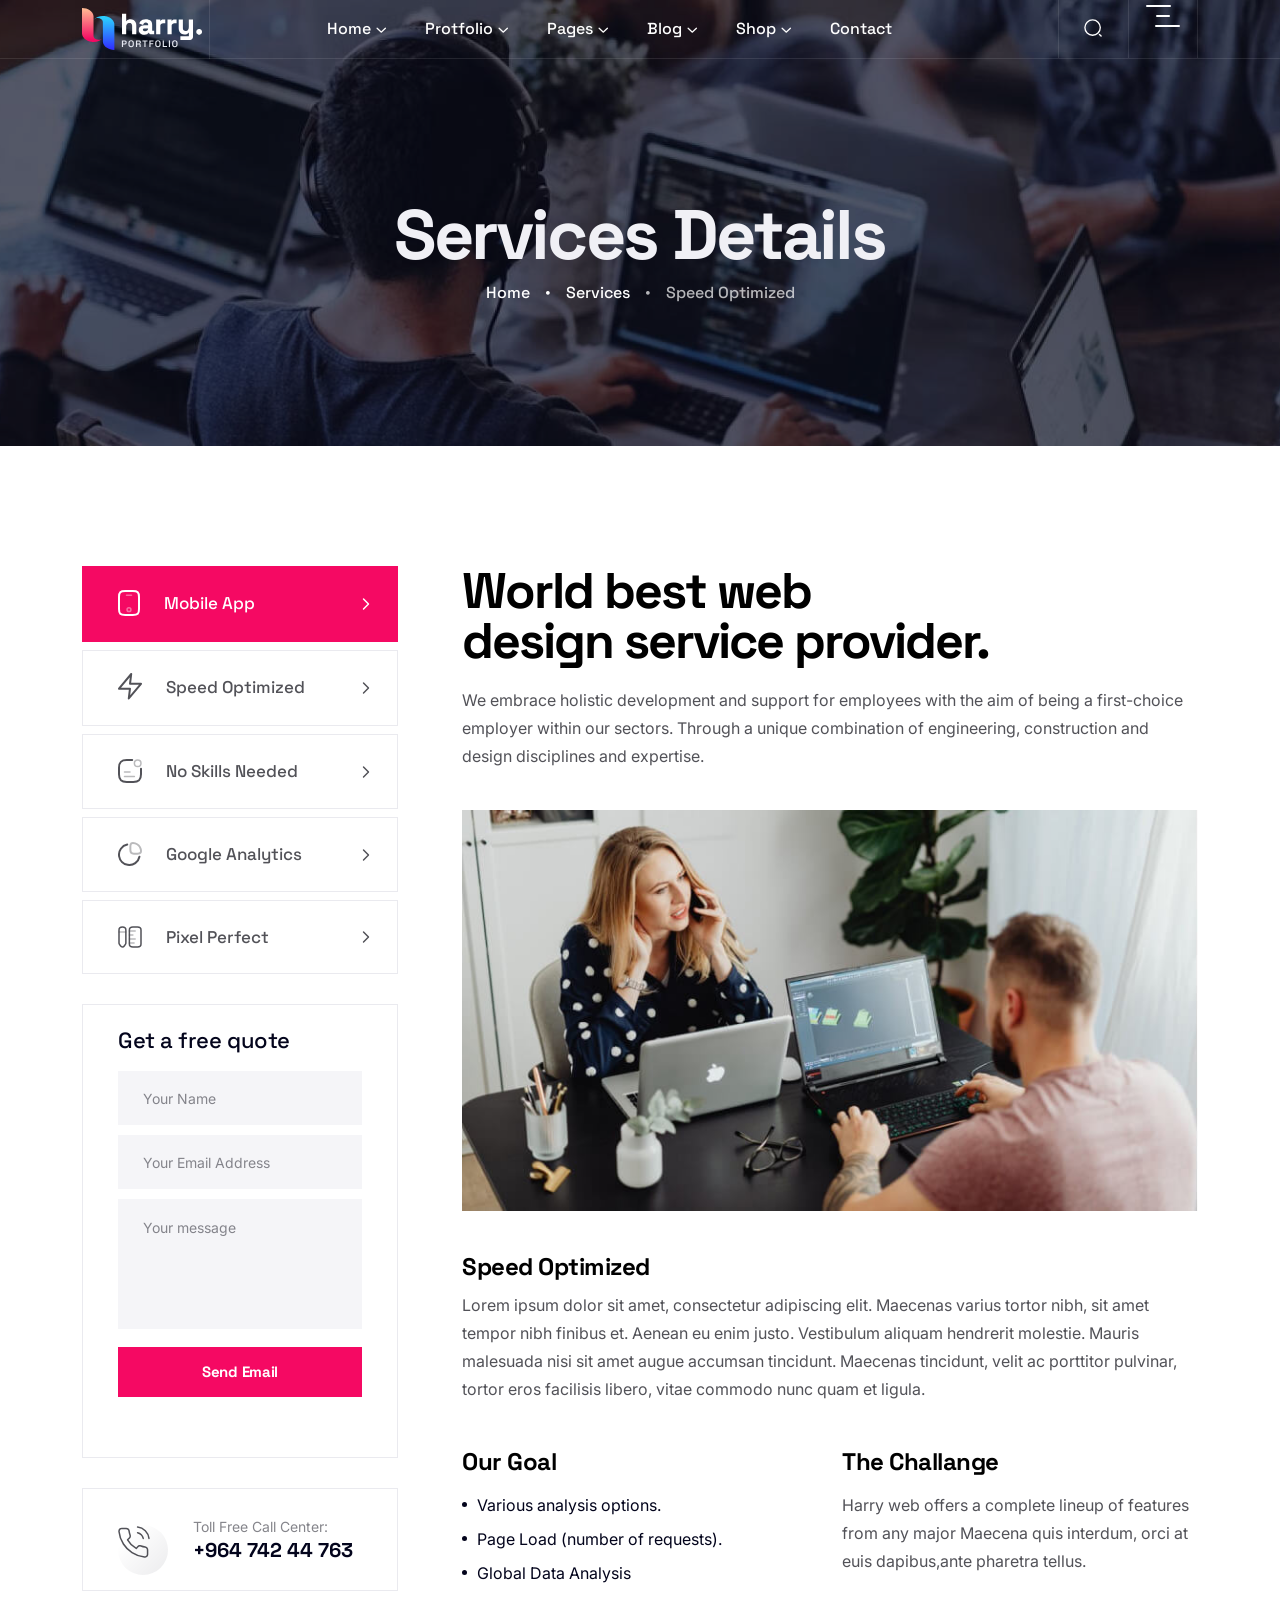
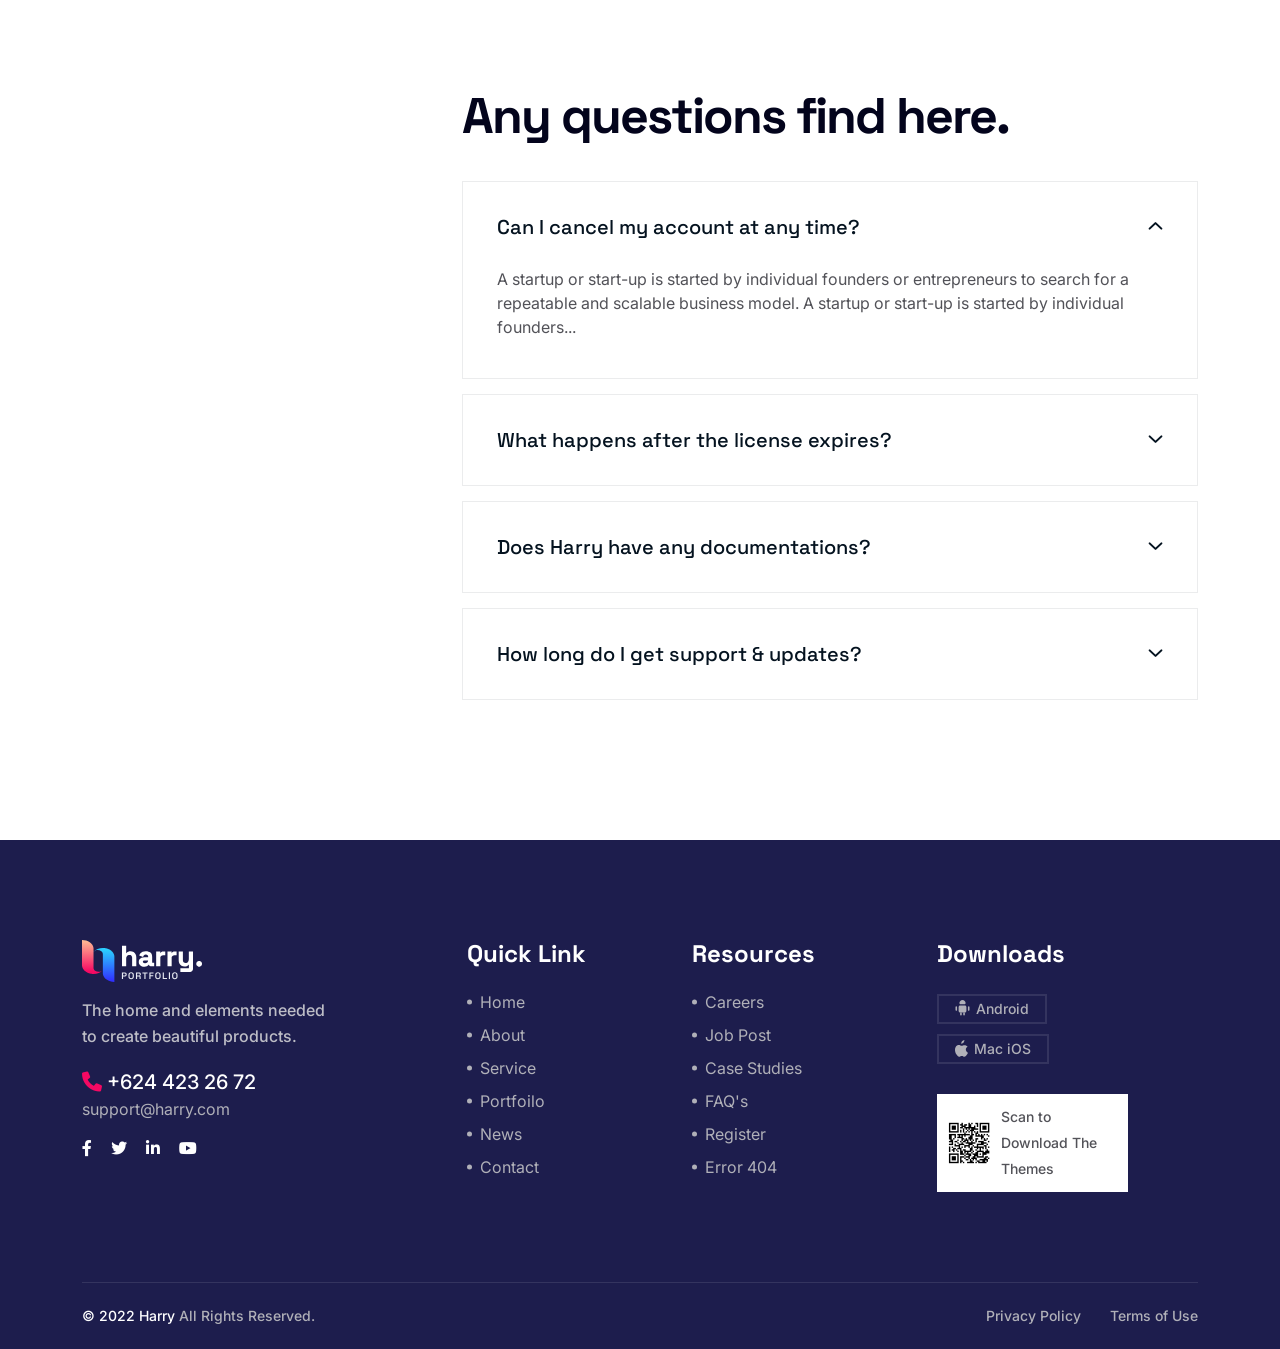
<file: services-details.html>
<!doctype html>
<html class="no-js" lang="zxx">
   <head>
      <meta charset="utf-8">
      <meta http-equiv="x-ua-compatible" content="ie=edge">
      <title>Services Details - Harry</title>
      <meta name="description" content="">
      <meta name="viewport" content="width=device-width, initial-scale=1">

      <!-- Place favicon.ico in the root directory -->
      <link rel="shortcut icon" type="image/x-icon" href="assets/img/logo/favicon.png">

      <!-- CSS here -->
      <link rel="stylesheet" href="assets/css/bootstrap.css">
      <link rel="stylesheet" href="assets/css/meanmenu.css">
      <link rel="stylesheet" href="assets/css/animate.css">
      <link rel="stylesheet" href="assets/css/swiper-bundle.css">
      <link rel="stylesheet" href="assets/css/slick.css">
      <link rel="stylesheet" href="assets/css/nouislider.css">
      <link rel="stylesheet" href="assets/css/backtotop.css">
      <link rel="stylesheet" href="assets/css/magnific-popup.css">
      <link rel="stylesheet" href="assets/css/nice-select.css">
      <link rel="stylesheet" href="assets/css/font-awesome-pro.css">
      <link rel="stylesheet" href="assets/css/elegant-icon.css">
      <link rel="stylesheet" href="assets/css/hover-reveal.css">
      <link rel="stylesheet" href="assets/css/spacing.css">
      <link rel="stylesheet" href="assets/css/main.css">
   </head>
   <body>
      <!--[if lte IE 9]>
      <p class="browserupgrade">You are using an <strong>outdated</strong> browser. Please <a href="https://browsehappy.com/">upgrade your browser</a> to improve your experience and security.</p>
      <![endif]-->


      <!-- pre loader area start -->
      <div id="loading">
         <div id="loading-center">
            <div id="loading-center-absolute">
               <!-- loading content here -->
               <div class="preloader__content text-center">
                  <div class="preloader__logo">
                     <img src="assets/img/logo/logo-preloader.svg" alt="">
                  </div>
                  <div id="tp-loading-bar" class="preloader__bar">
                     <div id="tp-loading-line" class="preloader__bar-inner"></div>
                  </div>
                  <h3 class="preloader__title">harry</h3>
                  <div class="preloader__with-text ">
                     <div class="preloader__with-text-wrapper">
                         <span data-text-preloader="h" class="preloader__title-2">h</span>
                         <span data-text-preloader="a" class="preloader__title-2">a</span>
                         <span data-text-preloader="r" class="preloader__title-2">r</span>
                         <span data-text-preloader="r" class="preloader__title-2">r</span>
                         <span data-text-preloader="y" class="preloader__title-2">y</span>
                     </div>
                 </div>
                  <p class="preloader__loading">Loading</p>
               </div>
            </div>
         </div>  
      </div>
      <!-- pre loader area end -->

      <!-- back to top start -->
      <div class="back-to-top-wrapper">
         <button id="back_to_top" type="button" class="back-to-top-btn">
            <svg width="12" height="7" viewBox="0 0 12 7" fill="none" xmlns="http://www.w3.org/2000/svg">
               <path d="M11 6L6 1L1 6" stroke="currentColor" stroke-width="1.5" stroke-linecap="round" stroke-linejoin="round"/>
            </svg>               
         </button>
      </div>
      <!-- back to top end -->

      <!-- header area start -->
      <header>
         <div class="header__area header__transparent">
            <div class="header__bottom header__bottom-border-3 header__sticky" id="header-sticky">
               <div class="container">
                  <div class="mega-menu-wrapper p-relative">
                     <div class="row align-items-center">
                        <div class="col-xxl-2 col-xl-2 col-lg-2 col-md-4 col-sm-5 col-8">
                           <div class="logo logo-border">
                              <a href="index.html">
                                 <img class="logo-light" src="assets/img/logo/logo.svg" alt="logo">
                                 <img class="logo-dark" src="assets/img/logo/logo-black.svg" alt="logo">
                              </a>
                           </div>
                        </div>
                        <div class="col-xxl-7 col-xl-8 col-lg-8 d-none d-lg-block">
                           <div class="main-menu pl-55 main-menu-ff-space">
                              <nav id="mobile-menu">
                                 <ul>
                                    <li class="has-dropdown">
                                       <a href="index.html">Home</a>
                                       <ul class="submenu">
                                          <li><a href="index.html">Main Demo</a></li>
                                          <li><a href="index-shop.html">Shop Demo</a></li>
                                       </ul>
                                    </li>
                                    <li class="has-dropdown">
                                       <a href="portfolio.html">Protfolio</a>
                                       <ul class="submenu">
                                          <li><a href="portfolio.html">Classic Style</a></li>
                                          <li><a href="portfolio-details-list.html">List With Details</a></li>
                                       </ul>
                                    </li>
                                    <li class="has-dropdown ">
                                       <a href="#">Pages</a>
                                       <ul class="submenu">
                                          <li><a href="portfolio.html">Portfoilo</a></li>
                                          <li><a href="portfolio-details-list.html">Portfoilo Details</a></li>
                                          <li><a href="about-me.html">About Me</a></li>
                                          <li><a href="cart.html">Cart</a></li>
                                          <li><a href="checkout.html">Checkout</a></li>
                                          <li><a href="services.html">Services</a></li>
                                          <li><a href="services-details.html">Service Details</a></li>
                                          <li><a href="404.html">404 Page</a></li>
                                       </ul>
                                    </li>
                                    <li class="has-dropdown">
                                       <a href="blog.html">Blog</a>
                                       <ul class="submenu">
                                          <li><a href="blog.html">Blog Standard</a></li>
                                          <li><a href="blog-details.html">Blog Details</a></li>
                                       </ul>
                                    </li>
                                    <li class="has-dropdown">
                                       <a href="shop.html">Shop</a>
                                       <ul class="submenu">
                                          <li><a href="shop.html">Shop</a></li>
                                          <li><a href="product-details.html">Product Details</a></li>
                                       </ul>
                                    </li>
                                    <li>
                                       <a href="contact.html">Contact</a>
                                    </li>
                                 </ul>
                              </nav>
                              <!-- for wp -->
                              <div class="header__hamburger ml-50 d-none">
                                 <button type="button" class="hamburger-btn offcanvas-open-btn">
                                    <span></span>
                                    <span></span>
                                    <span></span>
                                 </button>
                              </div>
                           </div>
                        </div>
                        <div class="col-xxl-3 col-xl-2 col-lg-2 col-md-8 col-sm-7 col-4">
                           <div class="header__bottom-right d-flex justify-content-end align-items-center pl-30">
                              <div class="header__action d-none d-xl-block">
                                 <ul>
                                    <li>
                                       <a href="javascript:void(0);" class="search-open-btn">
                                          <svg width="20" height="20" viewBox="0 0 20 20" fill="none" xmlns="http://www.w3.org/2000/svg">
                                             <path d="M9.55 18.1C14.272 18.1 18.1 14.272 18.1 9.55C18.1 4.82797 14.272 1 9.55 1C4.82797 1 1 4.82797 1 9.55C1 14.272 4.82797 18.1 9.55 18.1Z" stroke="currentColor" stroke-width="1.5" stroke-linecap="round" stroke-linejoin="round"/>
                                             <path d="M19.0002 19.0002L17.2002 17.2002" stroke="currentColor" stroke-width="1.5" stroke-linecap="round" stroke-linejoin="round"/>
                                          </svg>                                          
                                       </a>
                                    </li>
                                    <li>
                                       <button type="button"  class="hamburger-btn offcanvas-open-btn">
                                          <span></span>
                                          <span></span>
                                          <span></span>
                                       </button>
                                    </li>
                                 </ul>
                              </div>
                              <div class="header__hamburger ml-50 d-xl-none">
                                 <button type="button" class="hamburger-btn offcanvas-open-btn">
                                    <span></span>
                                    <span></span>
                                    <span></span>
                                 </button>
                              </div>
                           </div>
                        </div>
                     </div>
                  </div>
               </div>
            </div>
         </div>
      </header>
      <!-- header area end -->

      <!-- offcanvas area start -->
      <div class="offcanvas__area offcanvas__area-1">
         <div class="offcanvas__wrapper">
            <div class="offcanvas__shape">
               <img class="offcanvas__shape-1" src="assets/img/shape/offcanvas-shape-1.png" alt="">
            </div>
            <div class="offcanvas__close">
               <button class="offcanvas__close-btn offcanvas-close-btn">
                  <svg width="12" height="12" viewBox="0 0 12 12" fill="none" xmlns="http://www.w3.org/2000/svg">
                     <path d="M11 1L1 11" stroke="currentColor" stroke-width="1.5" stroke-linecap="round" stroke-linejoin="round"/>
                     <path d="M1 1L11 11" stroke="currentColor" stroke-width="1.5" stroke-linecap="round" stroke-linejoin="round"/>
                 </svg>
               </button>
            </div>
            <div class="offcanvas__content">
               <div class="offcanvas__top mb-70 d-flex justify-content-between align-items-center">
                  <div class="offcanvas__logo logo">
                     <a href="index.html">
                        <img src="assets/img/logo/logo-black.svg" alt="logo">
                     </a>
                  </div>
               </div>
               <div class="mobile-menu fix d-lg-none"></div>
               <div class="offcanvas__menu offcanvas__menu-ff-space d-none d-lg-block">
                  <nav>
                     <ul>
                        <li><a href="index.html">Home</a></li>
                        <li><a href="about.html">About</a></li>
                        <li><a href="services.html">Service</a></li>
                        <li><a href="blog-grid-2.html">Blog</a></li>
                        <li><a href="portfolio.html">Portfolio</a></li>
                        <li><a href="contact.html">Contact</a></li>
                     </ul>
                  </nav>
               </div>
               <div class="offcanvas__btn">
                  <a href="contact.html" class="tp-btn-offcanvas">Getting Started <i class="fa-regular fa-chevron-right"></i></a>
               </div>
               <div class="offcanvas__social">
                  <h3 class="offcanvas__social-title">Follow :</h3>
                  <a href="#"><i class="fab fa-facebook-f"></i></a>
                  <a href="#"><i class="fab fa-twitter"></i></a>
                  <a href="#"><i class="fab fa-youtube"></i></a>
                  <a href="#"><i class="fab fa-linkedin"></i></a>
               </div>
               <div class="offcanvas__contact">
                  <p class="offcanvas__contact-call"><a href="tel:+964-742-44-763">+964 742 44 763</a></p>
                  <p class="offcanvas__contact-mail"><a href="mailto:info@harry.com">info@harry.com</a></p>
               </div>
            </div>
         </div>
      </div>
      <div class="body-overlay"></div>
      <!-- offcanvas area end -->

      <!-- search popup start -->
      <div class="search__popup">
         <div class="container">
            <div class="row">
               <div class="col-xxl-12">
                  <div class="search__wrapper">
                     <div class="search__top d-flex justify-content-between align-items-center">
                        <div class="search__logo">
                           <a href="index.html">
                              <img src="assets/img/logo/logo.svg" alt="">
                           </a>
                        </div>
                        <div class="search__close">
                           <button type="button" class="search__close-btn search-close-btn">
                              <svg width="18" height="18" viewBox="0 0 18 18" fill="none" xmlns="http://www.w3.org/2000/svg">
                                 <path d="M17 1L1 17" stroke="currentColor" stroke-width="1.5" stroke-linecap="round" stroke-linejoin="round"/>
                                 <path d="M1 1L17 17" stroke="currentColor" stroke-width="1.5" stroke-linecap="round" stroke-linejoin="round"/>
                              </svg>                                 
                           </button>
                        </div>
                     </div>
                     <div class="search__form">
                        <form action="#">
                           <div class="search__input">
                              <input class="search-input-field" type="text" placeholder="Type here to search...">
                              <span class="search-focus-border"></span>
                              <button type="submit">
                                 <svg width="20" height="20" viewBox="0 0 20 20" fill="none" xmlns="http://www.w3.org/2000/svg">
                                    <path d="M9.55 18.1C14.272 18.1 18.1 14.272 18.1 9.55C18.1 4.82797 14.272 1 9.55 1C4.82797 1 1 4.82797 1 9.55C1 14.272 4.82797 18.1 9.55 18.1Z" stroke="currentColor" stroke-width="1.5" stroke-linecap="round" stroke-linejoin="round"/>
                                    <path d="M19.0002 19.0002L17.2002 17.2002" stroke="currentColor" stroke-width="1.5" stroke-linecap="round" stroke-linejoin="round"/>
                                 </svg> 
                              </button>
                           </div>
                        </form>
                     </div>
                  </div>
               </div>
            </div>
         </div>
      </div>
      <!-- search popup end -->

      <main>

         <!-- breadcrumb area start -->
         <section class="breadcrumb__area breadcrumb__style-6 p-relative include-bg pt-200 pb-120">
            <div class="breadcrumb__bg-2 breadcrumb__overlay include-bg" data-background="assets/img/breadcrumb/breadcrumb-bg-5.jpg"></div>
            <div class="container">
               <div class="row justify-content-center">
                  <div class="col-xxl-8 col-xl-8 col-lg-10">
                     <div class="breadcrumb__content text-center p-relative z-index-1">
                        <h3 class="breadcrumb__title">Services Details</h3>
                        <div class="breadcrumb__list">
                           <span><a href="#">Home</a></span>
                           <span class="dvdr"><i class="fa-solid fa-circle-small"></i></span>
                           <span><a href="#">Services</a></span>
                           <span class="dvdr"><i class="fa-solid fa-circle-small"></i></span>
                           <span>Speed Optimized</span>
                        </div>
                        
                     </div>
                  </div>
               </div>
            </div>
         </section>
         <!-- breadcrumb area end -->

         <!-- services area start -->
         <section class="services__area pt-120 pb-125">
            <div class="container">
               <div class="row">
                  <div class="col-lg-4">
                     <div class="services__widget-2 pr-50">
                        <div class="services__widget-item-2 mb-30">
                           <div class="services__widget-tab-2 tp-tab">
                              <ul>
                                 <li>
                                    <a href="services-details.html" class="active">
                                       <span>
                                          <svg width="22" height="26" viewBox="0 0 22 26" fill="none" xmlns="http://www.w3.org/2000/svg">
                                             <path d="M21 7V19C21 23.8 19.75 25 14.75 25H7.25C2.25 25 1 23.8 1 19V7C1 2.2 2.25 1 7.25 1H14.75C19.75 1 21 2.2 21 7Z" stroke="currentColor" stroke-width="2" stroke-linecap="round" stroke-linejoin="round"/>
                                             <path opacity="0.4" d="M13.5117 5.20044H8.51172" stroke="currentColor" stroke-width="1.5" stroke-linecap="round" stroke-linejoin="round"/>
                                             <path opacity="0.4" d="M10.9961 21.5196C12.0661 21.5196 12.9336 20.6868 12.9336 19.6596C12.9336 18.6323 12.0661 17.7996 10.9961 17.7996C9.92604 17.7996 9.05859 18.6323 9.05859 19.6596C9.05859 20.6868 9.92604 21.5196 10.9961 21.5196Z" stroke="currentColor" stroke-width="1.5" stroke-linecap="round" stroke-linejoin="round"/>
                                          </svg>                                       
                                       </span>
                                       Mobile App
                                       <svg width="7" height="12" viewBox="0 0 7 12" fill="none" xmlns="http://www.w3.org/2000/svg">
                                          <path d="M1 11L6 6L1 1" stroke="currentColor" stroke-width="1.5" stroke-linecap="round" stroke-linejoin="round"/>
                                       </svg>
                                    </a>
                                 </li>
                                 <li>
                                    <a href="services-details.html">
                                       <span>
                                          <svg width="24" height="27" viewBox="0 0 24 27" fill="none" xmlns="http://www.w3.org/2000/svg">
                                             <path d="M13.2222 1L1 15.6667H12L10.7778 25.4444L23 10.7778H12L13.2222 1Z" stroke="currentColor" stroke-width="2" stroke-linecap="round" stroke-linejoin="round"/>
                                          </svg>
                                       </span>
                                       Speed Optimized
                                       <svg width="7" height="12" viewBox="0 0 7 12" fill="none" xmlns="http://www.w3.org/2000/svg">
                                          <path d="M1 11L6 6L1 1" stroke="currentColor" stroke-width="1.5" stroke-linecap="round" stroke-linejoin="round"/>
                                       </svg>
                                    </a>
                                 </li>
                                 <li>
                                    <a href="services-details.html">
                                       <span>
                                          <svg width="24" height="24" viewBox="0 0 24 24" fill="none" xmlns="http://www.w3.org/2000/svg">
                                             <path opacity="0.4" d="M19.6906 7.6C21.5132 7.6 22.9906 6.12254 22.9906 4.3C22.9906 2.47746 21.5132 1 19.6906 1C17.8681 1 16.3906 2.47746 16.3906 4.3C16.3906 6.12254 17.8681 7.6 19.6906 7.6Z" stroke="currentColor" stroke-width="1.5" stroke-linecap="round" stroke-linejoin="round"/>
                                             <path opacity="0.4" d="M6.5 13.1006H12" stroke="currentColor" stroke-width="1.5" stroke-linecap="round" stroke-linejoin="round"/>
                                             <path opacity="0.4" d="M6.5 17.5H16.4" stroke="currentColor" stroke-width="1.5" stroke-linecap="round" stroke-linejoin="round"/>
                                             <path d="M14.2 1H8.7C3.2 1 1 3.2 1 8.7V15.3C1 20.8 3.2 23 8.7 23H15.3C20.8 23 23 20.8 23 15.3V9.8" stroke="currentColor" stroke-width="2" stroke-linecap="round" stroke-linejoin="round"/>
                                          </svg>                                       
                                       </span>
                                       No Skills Needed
                                       <svg width="7" height="12" viewBox="0 0 7 12" fill="none" xmlns="http://www.w3.org/2000/svg">
                                          <path d="M1 11L6 6L1 1" stroke="currentColor" stroke-width="1.5" stroke-linecap="round" stroke-linejoin="round"/>
                                       </svg>
                                    </a>
                                 </li>
                                 <li>
                                    <a href="services-details.html">
                                       <span>
                                          <svg width="24" height="24" viewBox="0 0 24 24" fill="none" xmlns="http://www.w3.org/2000/svg">
                                             <path opacity="0.4" d="M19.5202 11.652C22.4709 11.652 23.6966 10.5171 22.6071 6.79468C21.8694 4.28656 19.7131 2.13026 17.205 1.39258C13.4826 0.303087 12.3477 1.52877 12.3477 4.47949V7.74799C12.3477 10.5171 13.4825 11.652 15.7523 11.652H19.5202Z" stroke="currentColor" stroke-width="2" stroke-linecap="round" stroke-linejoin="round"/>
                                             <path d="M21.4297 14.7162C20.3742 19.9708 15.3353 23.784 9.60407 22.8534C5.30283 22.1611 1.8414 18.6997 1.13777 14.3985C0.218507 8.68995 4.00905 3.65103 9.24091 2.58423" stroke="currentColor" stroke-width="2" stroke-linecap="round" stroke-linejoin="round"/>
                                          </svg>                                       
                                       </span>
                                       Google Analytics
                                       <svg width="7" height="12" viewBox="0 0 7 12" fill="none" xmlns="http://www.w3.org/2000/svg">
                                          <path d="M1 11L6 6L1 1" stroke="currentColor" stroke-width="1.5" stroke-linecap="round" stroke-linejoin="round"/>
                                       </svg>
                                    </a>
                                 </li>
                                 <li>
                                    <a href="services-details.html">
                                       <span>
                                          <svg width="24" height="22" viewBox="0 0 24 22" fill="none" xmlns="http://www.w3.org/2000/svg">
                                             <path d="M23 18V4C23 2 21.8387 1 19.516 1H14.8707C12.548 1 11.3867 2 11.3867 4V18C11.3867 20 12.548 21 14.8707 21H19.516C21.8387 21 23 20 23 18Z" stroke="currentColor" stroke-width="1.5" stroke-linecap="round"/>
                                             <path opacity="0.4" d="M11.3867 5H17.1934" stroke="currentColor" stroke-width="1.5" stroke-linecap="round"/>
                                             <path opacity="0.4" d="M11.3867 17H16.032" stroke="currentColor" stroke-width="1.5" stroke-linecap="round"/>
                                             <path opacity="0.4" d="M11.3867 12.95L17.1934 13" stroke="currentColor" stroke-width="1.5" stroke-linecap="round"/>
                                             <path opacity="0.4" d="M11.3867 9H14.8707" stroke="currentColor" stroke-width="1.5" stroke-linecap="round"/>
                                             <path d="M4.43754 1C2.54457 1 1 2.33 1 3.95V16.91C1 17.36 1.22065 18.04 1.48776 18.43L2.44005 19.79C3.5317 21.36 5.33176 21.36 6.42342 19.79L7.37571 18.43C7.64281 18.04 7.86346 17.36 7.86346 16.91V3.95C7.86346 2.33 6.31889 1 4.43754 1Z" stroke="currentColor" stroke-width="1.5" stroke-linecap="round"/>
                                             <path opacity="0.4" d="M7.86346 6H1" stroke="currentColor" stroke-width="1.5" stroke-linecap="round"/>
                                          </svg>                                                                              
                                       </span>
                                       Pixel Perfect
                                       <svg width="7" height="12" viewBox="0 0 7 12" fill="none" xmlns="http://www.w3.org/2000/svg">
                                          <path d="M1 11L6 6L1 1" stroke="currentColor" stroke-width="1.5" stroke-linecap="round" stroke-linejoin="round"/>
                                       </svg>
                                    </a>
                                 </li>
                              </ul>                        
                           </div>
                        </div>
                        <div class="services__widget-item-2 mb-30">
                           <div class="services__contact">
                              <h4 class="services__contact-title">Get a free quote</h4>
   
                              <form id="contact-form" action="assets/mail.php" method="POST">
                                 <div class="services__contact-input">
                                    <input name="name" type="text" placeholder="Your Name">
                                 </div>
                                 <div class="services__contact-input">
                                    <input name="email" type="email" placeholder="Your Email Address">
                                 </div>
                                 <div class="services__contact-input">
                                    <textarea name="message" placeholder="Your message"></textarea>
                                 </div>
                                 <div class="services__contact-btn">
                                    <button type="submit" class="tp-btn w-100">Send Email</button>
                                 </div>
                              </form>
                              <p class="ajax-response"></p>
                           </div>
                        </div>
                        <div class="services__widget-item-2 mb-30">
                           <div class="services__contact-info">
                              <div class="services__contact-info-item d-flex align-items-center">
                                 <div class="services__contact-info-icon">
                                    <span>
                                       <svg width="32" height="32" viewBox="0 0 32 32" fill="none" xmlns="http://www.w3.org/2000/svg">
                                          <path d="M19.582 6.74489C20.9848 7.01859 22.2741 7.70466 23.2847 8.7153C24.2953 9.72594 24.9814 11.0152 25.2551 12.418M19.582 1C22.4965 1.32378 25.2143 2.62893 27.2891 4.70116C29.364 6.77339 30.6726 9.48953 31 12.4036M29.5638 23.8647V28.1733C29.5654 28.5733 29.4835 28.9693 29.3232 29.3357C29.163 29.7022 28.928 30.0312 28.6332 30.3016C28.3385 30.572 27.9905 30.7779 27.6116 30.9061C27.2327 31.0342 26.8312 31.0818 26.4328 31.0458C22.0133 30.5656 17.7681 29.0554 14.0382 26.6366C10.568 24.4315 7.62595 21.4894 5.42086 18.0192C2.99361 14.2724 1.48309 10.0065 1.01166 5.56719C0.975767 5.17003 1.02297 4.76974 1.15025 4.39182C1.27754 4.0139 1.48212 3.66662 1.75098 3.3721C2.01983 3.07757 2.34706 2.84226 2.71185 2.68113C3.07663 2.52 3.47096 2.4366 3.86974 2.43622H8.17841C8.87542 2.42936 9.55114 2.67619 10.0796 3.13068C10.6081 3.58518 10.9533 4.21635 11.0509 4.90653C11.2327 6.2854 11.57 7.63927 12.0562 8.94231C12.2494 9.45637 12.2913 10.0151 12.1767 10.5521C12.0622 11.0892 11.7961 11.5823 11.4099 11.9727L9.58591 13.7967C11.6305 17.3924 14.6076 20.3695 18.2033 22.4141L20.0273 20.5901C20.4177 20.2039 20.9108 19.9378 21.4478 19.8233C21.9849 19.7087 22.5436 19.7506 23.0577 19.9438C24.3607 20.43 25.7146 20.7673 27.0935 20.9491C27.7911 21.0476 28.4283 21.399 28.8838 21.9365C29.3392 22.4741 29.5813 23.1603 29.5638 23.8647Z" stroke="currentColor" stroke-width="1.5" stroke-linecap="round" stroke-linejoin="round"/>
                                       </svg>                                       
                                    </span>
                                 </div>
                                 <div class="services__contact-info-content">
                                    <span>Toll Free Call Center:</span>
                                    <h4><a href="tel:+964-742-44-763">+964 742 44 763</a></h4>
                                 </div>
                              </div>
                           </div>
                        </div>
                     </div>
                  </div>
                  <div class="col-lg-8 order-first order-lg-last">
                     <div class="services__details-wrapper">
                        <h3 class="services__details-title">World best web <br>design service provider.</h3>
                        <p>We embrace holistic development and support for employees with the aim of being a first-choice employer within our sectors. Through a unique combination of engineering, construction and design disciplines and expertise.</p>
   
                        <div class="services__details-thumb m-img">
                           <img src="assets/img/services/details/services-details-img-1.jpg" alt="">
                        </div>

                        <div class="services__details-text mb-45">
                           <h3 class="services__details-text-title">Speed Optimized</h3>
                           <p>Lorem ipsum dolor sit amet, consectetur adipiscing elit. Maecenas varius tortor nibh, sit amet tempor nibh finibus et. Aenean eu enim justo. Vestibulum aliquam hendrerit molestie. Mauris malesuada nisi sit amet augue accumsan tincidunt. Maecenas tincidunt, velit ac porttitor pulvinar, tortor eros facilisis libero, vitae commodo nunc quam et ligula.</p>
                        </div>
                        <div class="row">
                           <div class="col-md-6">
                              <div class="services__details-list mb-45">
                                 <h3 class="services__details-list-title">Our Goal</h3>
                                 <ul>
                                    <li>Various analysis options.</li>
                                    <li>Page Load (number of requests).</li>
                                    <li>Global Data Analysis</li>
                                 </ul>
                              </div>
                           </div>
                           <div class="col-md-6">
                              <div class="services__details-text mb-45">
                                 <h3 class="services__details-text-title services__details-text-title-2">The Challange</h3>
                                 <p>Harry web offers a complete lineup of features from any major Maecena quis interdum, orci at euis dapibus,ante pharetra tellus.</p>
                              </div>
                           </div>
                        </div>
                        <div class="services__details-faq faq__style-3 mt-60">
                           <h3 class="services__details-faq-title">Any questions find here.</h3>

                           <div class="faq__tab-content tp-accordion">
                              <div class="accordion" id="general_accordion">
                                 <div class="accordion-item">
                                   <h2 class="accordion-header" id="headingOne">
                                     <button class="accordion-button" type="button" data-bs-toggle="collapse" data-bs-target="#collapseOne" aria-expanded="true" aria-controls="collapseOne">
                                       Can I cancel my account at any time?
                                     </button>
                                   </h2>
                                   <div id="collapseOne" class="accordion-collapse collapse show" aria-labelledby="headingOne" data-bs-parent="#general_accordion">
                                     <div class="accordion-body">
                                       <p>A startup or start-up is started by individual founders or entrepreneurs to search for a repeatable and scalable business model. A startup or start-up is started by individual founders...</p>
                                     </div>
                                   </div>
                                 </div>
                                 <div class="accordion-item">
                                   <h2 class="accordion-header" id="headingTwo">
                                     <button class="accordion-button collapsed" type="button" data-bs-toggle="collapse" data-bs-target="#collapseTwo" aria-expanded="false" aria-controls="collapseTwo">
                                       What happens after the license expires?
                                     </button>
                                   </h2>
                                   <div id="collapseTwo" class="accordion-collapse collapse" aria-labelledby="headingTwo" data-bs-parent="#general_accordion">
                                     <div class="accordion-body">
                                       <p>A startup or start-up is started by individual founders or entrepreneurs to search for a repeatable and scalable business model. A startup or start-up is started by individual founders...</p>
                                     </div>
                                   </div>
                                 </div>
                                 <div class="accordion-item">
                                   <h2 class="accordion-header" id="headingThree">
                                     <button class="accordion-button collapsed" type="button" data-bs-toggle="collapse" data-bs-target="#collapseThree" aria-expanded="false" aria-controls="collapseThree">
                                       Does Harry have any documentations?
                                     </button>
                                   </h2>
                                   <div id="collapseThree" class="accordion-collapse collapse" aria-labelledby="headingThree" data-bs-parent="#general_accordion">
                                     <div class="accordion-body">
                                       <p>A startup or start-up is started by individual founders or entrepreneurs to search for a repeatable and scalable business model. A startup or start-up is started by individual founders...</p>
                                     </div>
                                   </div>
                                 </div>
                                 <div class="accordion-item">
                                   <h2 class="accordion-header" id="headingFour">
                                     <button class="accordion-button collapsed" type="button" data-bs-toggle="collapse" data-bs-target="#collapseFour" aria-expanded="false" aria-controls="collapseFour">
                                       How long do I get support & updates?
                                     </button>
                                   </h2>
                                   <div id="collapseFour" class="accordion-collapse collapse" aria-labelledby="headingFour" data-bs-parent="#general_accordion">
                                     <div class="accordion-body">
                                       <p>A startup or start-up is started by individual founders or entrepreneurs to search for a repeatable and scalable business model. A startup or start-up is started by individual founders...</p>
                                     </div>
                                   </div>
                                 </div>
                               </div>
                           </div>
                        </div>
                     </div>
                  </div>
               </div>
            </div>
         </section>
         <!-- services area end -->
      </main>

      <!-- footer area start -->
      <footer>
         <div class="footer__area" data-bg-color="footer-bg">
            <div class="footer__top">
               <div class="container">
                  <div class="row">
                     <div class="col-xxl-3 col-xl-3 col-lg-3 col-md-6 col-sm-6">
                        <div class="footer__widget mb-50 footer-col-1">
                           <div class="footer__logo">
                              <a href="index.html">
                                 <img src="assets/img/logo/logo.svg" alt="">
                              </a>
                           </div>

                           <div class="footer__widget-content p-relative z-index-1">
                              <div class="footer__info">
                                 <p>The home and elements needed to create beautiful products.</p>
                                 
                                 <div class="footer__contact">
                                    <div class="footer__contact-call">
                                       <span><a href="tel:624-423-26-72"><i class="fa-solid fa-phone"></i> +624 423 26 72</a></span>
                                    </div>
                                    <div class="footer__contact-mail">
                                       <span><a href="mailto:support@harry.com">support@harry.com</a></span>
                                    </div>
                                 </div>
                                 <div class="footer__social">
                                    <a href="#"><i class="fa-brands fa-facebook-f"></i></a>
                                    <a href="#"><i class="fa-brands fa-twitter"></i></a>
                                    <a href="#"><i class="fa-brands fa-linkedin-in"></i></a>
                                    <a href="#"><i class="fa-brands fa-youtube"></i></a>
                                 </div>
                              </div>
                           </div>
                        </div>
                     </div>
                     <div class="col-xxl-3 col-xl-3 col-lg-3 col-md-6 col-sm-6">
                        <div class="footer__widget mb-50 footer-col-2">
                           <h3 class="footer__widget-title">Quick Link</h3>

                           <div class="footer__widget-content">
                              <ul>
                                 <li><a href="index.html">Home</a></li>
                                 <li><a href="about.html">About</a></li>
                                 <li><a href="services.html">Service</a></li>
                                 <li><a href="portfolio.html">Portfoilo</a></li>
                                 <li><a href="blog-grid.html">News</a></li>
                                 <li><a href="contact.html">Contact</a></li>
                              </ul>
                           </div>
                        </div>
                     </div>
                     <div class="col-xxl-3 col-xl-3 col-lg-3 col-md-6 col-sm-6">
                        <div class="footer__widget mb-50 footer-col-3">
                           <h3 class="footer__widget-title">Resources</h3>

                           <div class="footer__widget-content">
                              <ul>
                                 <li><a href="job-details.html">Careers</a></li>
                                 <li><a href="job.html">Job Post</a></li>
                                 <li><a href="portfolio-details.html">Case Studies</a></li>
                                 <li><a href="faq.html">FAQ's</a></li>
                                 <li><a href="register.html">Register</a></li>
                                 <li><a href="404.html">Error 404</a></li>
                              </ul>
                           </div>
                        </div>
                     </div>
                     <div class="col-xxl-3 col-xl-3 col-lg-3 col-md-6 col-sm-6">
                        <div class="footer__widget mb-50 footer-col-4">
                           <h3 class="footer__widget-title">Downloads</h3>

                           <div class="footer__widget-content">
                              <div class="footer__app mb-30">
                                 <div class="footer__app-item">
                                    <a href="#" class="tp-btn-app"><svg width="15" height="16" viewBox="0 0 15 16" fill="none" xmlns="http://www.w3.org/2000/svg">
                                       <path d="M6.72221 12.4448V14.7782C6.72221 15.206 6.3722 15.556 5.94442 15.556C5.51663 15.556 5.16663 15.206 5.16663 14.7782V12.4448H6.72221Z" fill="currentColor"/>
                                       <path d="M9.83329 12.4448V14.7782C9.83329 15.206 9.48328 15.556 9.0555 15.556C8.62772 15.556 8.27771 15.206 8.27771 14.7782V12.4448H9.83329Z" fill="currentColor"/>
                                       <path d="M11.3891 6.99992V10.8889C11.3891 11.7444 10.6891 12.4444 9.83352 12.4444H5.16679C4.31122 12.4444 3.61121 11.7444 3.61121 10.8889V6.99992C3.61121 6.14435 4.31122 5.44434 5.16679 5.44434H9.83352C10.6891 5.44434 11.3891 6.14435 11.3891 6.99992Z" fill="currentColor"/>
                                       <path d="M2.05558 6.99947V10.1106C2.05558 10.5384 1.70557 10.8884 1.27779 10.8884C0.850005 10.8884 0.5 10.5384 0.5 10.1106V6.99947C0.5 6.57169 0.850005 6.22168 1.27779 6.22168C1.70557 6.22168 2.05558 6.57169 2.05558 6.99947Z" fill="currentColor"/>
                                       <path d="M14.4999 6.99947V10.1106C14.4999 10.5384 14.1499 10.8884 13.7221 10.8884C13.2943 10.8884 12.9443 10.5384 12.9443 10.1106V6.99947C12.9443 6.57169 13.2943 6.22168 13.7221 6.22168C14.1499 6.22168 14.4999 6.57169 14.4999 6.99947Z" fill="currentColor"/>
                                       <path d="M5.63336 4.35563H9.36679C10.0512 4.35563 10.6112 3.79561 10.6112 3.11116C10.6112 1.39224 9.21899 0 7.50008 0C5.78116 0 4.38892 1.39224 4.38892 3.11116C4.38892 3.79561 4.94891 4.35563 5.63336 4.35563Z" fill="currentColor"/>
                                       </svg>
                                       Android</a>
                                 </div>
                                 <div class="footer__app-item">
                                    <a href="#" class="tp-btn-app"><svg width="13" height="17" viewBox="0 0 13 17" fill="none" xmlns="http://www.w3.org/2000/svg">
                                       <path fill-rule="evenodd" clip-rule="evenodd" d="M9.33685 0C9.50336 0.915787 9.08709 1.83157 8.58757 2.4976C8.08805 3.16363 7.17226 3.7464 6.25648 3.66315C6.08997 2.74736 6.50624 1.91483 7.00576 1.2488C7.58853 0.582774 8.50432 0.0832534 9.33685 0ZM12.001 14.4861C12.4172 13.8201 12.667 13.4038 13 12.6545C10.4191 11.6555 10.0029 7.99232 12.5837 6.66027C11.8345 5.66123 10.7522 5.16171 9.66987 5.16171C8.92059 5.16171 8.42107 5.32822 7.92155 5.49472C7.50528 5.66123 7.17227 5.74448 6.756 5.74448C6.25648 5.74448 5.92346 5.57798 5.42394 5.41147C4.92442 5.24496 4.4249 5.07846 3.84213 5.07846C2.67658 5.07846 1.42778 5.74448 0.678502 6.99328C-0.403791 8.65835 -0.237284 11.9052 1.51104 14.5693C2.26032 15.5684 3.09285 16.6507 4.17514 16.6507C4.67466 16.6507 4.92442 16.4842 5.25744 16.4009C5.6737 16.2344 6.08997 16.0679 6.756 16.0679C7.50528 16.0679 7.83829 16.2344 8.25456 16.4009C8.58757 16.5674 8.83733 16.6507 9.33685 16.6507C10.5024 16.6507 11.3349 15.4019 12.001 14.4861Z" fill="currentColor"/>
                                       </svg>
                                        Mac iOS</a>
                                 </div>
                              </div>
                              <div class="footer__qrcode d-flex align-items-center">
                                 <div class="footer__qrcode-thumb mr-10">
                                    <a class="popup-image" href="assets/img/icon/qrcode.png">
                                       <img src="assets/img/icon/qrcode.png" alt="">
                                    </a>
                                 </div>
                                 <div class="footer__qrcode-content">
                                    <p>
                                       <a class="popup-image" href="assets/img/icon/qrcode.png">Scan to Download The Themes</a>  
                                    </p>
                                 </div>
                              </div>
                           </div>
                        </div>
                     </div>
                  </div>
               </div>
            </div>
            <div class="footer__bottom">
               <div class="container">
                  <div class="footer__bottom-inner">
                     <div class="row">
                        <div class="col-sm-6">
                           <div class="footer__copyright">
                              <p><a href="index.html">© 2022 Harry</a> All Rights Reserved.</p>
                           </div>
                        </div>
                        <div class="col-sm-6">
                           <div class="footer__link text-sm-end">
                              <a href="policy.html">Privacy Policy</a>
                              <a href="terms.html">Terms of Use</a>
                           </div>
                        </div>
                     </div>
                  </div>
               </div>
            </div>
         </div>
      </footer>
      <!-- footer area end -->
      
      


      <!-- JS here -->
      <script src="assets/js/vendor/jquery.js"></script>
      <script src="assets/js/vendor/waypoints.js"></script>
      <script src="assets/js/bootstrap-bundle.js"></script>
      <script src="assets/js/meanmenu.js"></script>
      <script src="assets/js/swiper-bundle.js"></script>
      <script src="assets/js/slick.js"></script>
      <script src="assets/js/nouislider.js"></script>
      <script src="assets/js/magnific-popup.js"></script>
      <script src="assets/js/parallax.js"></script>
      <script src="assets/js/backtotop.js"></script>
      <script src="assets/js/nice-select.js"></script>
      <script src="assets/js/purecounter.js"></script>
      <script src="assets/js/wow.js"></script>
      <script src="assets/js/isotope-pkgd.js"></script>
      <script src="assets/js/imagesloaded-pkgd.js"></script>
      <script src="assets/js/charming.js"></script>
      <script src="assets/js/hover-reveal.js"></script>
      <script src="assets/js/tween-max.js"></script>
      <script src="assets/js/ajax-form.js"></script>
      <script src="assets/js/main.js"></script>
   </body>
</html>
</file>
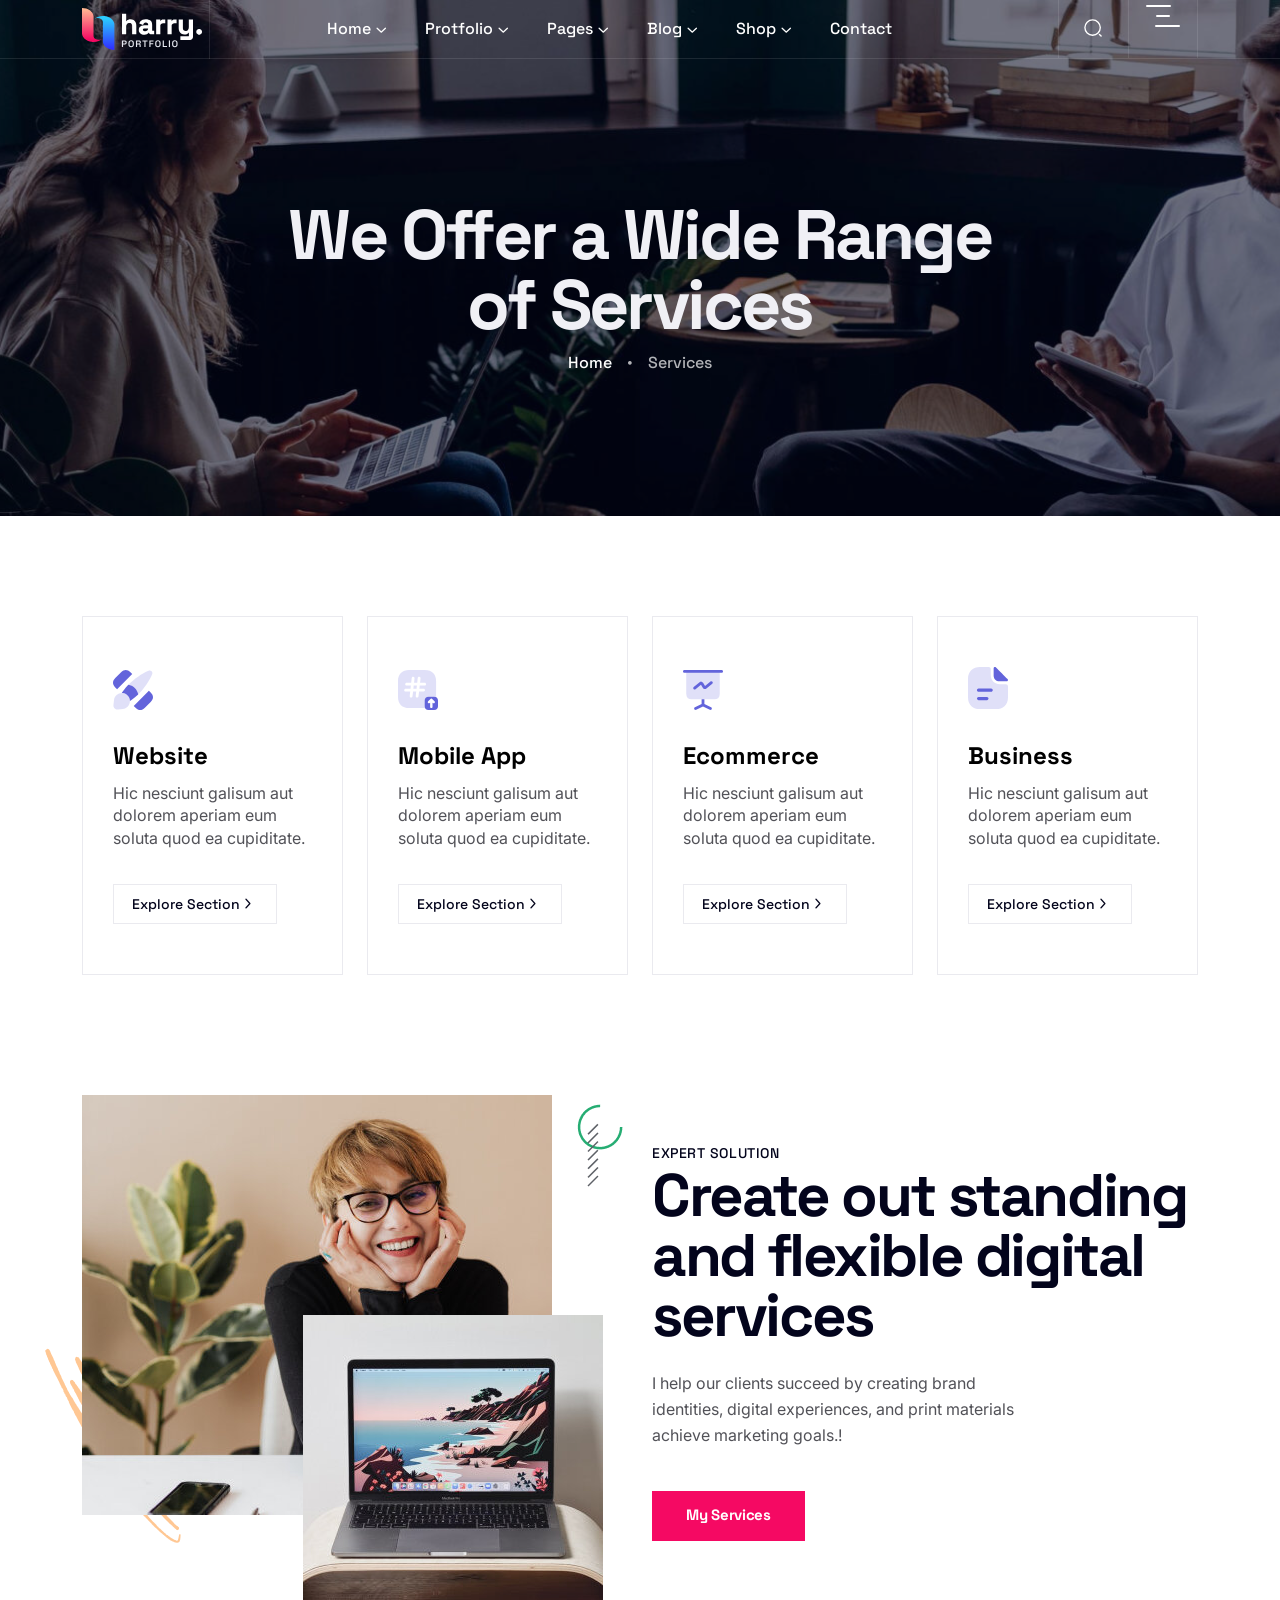
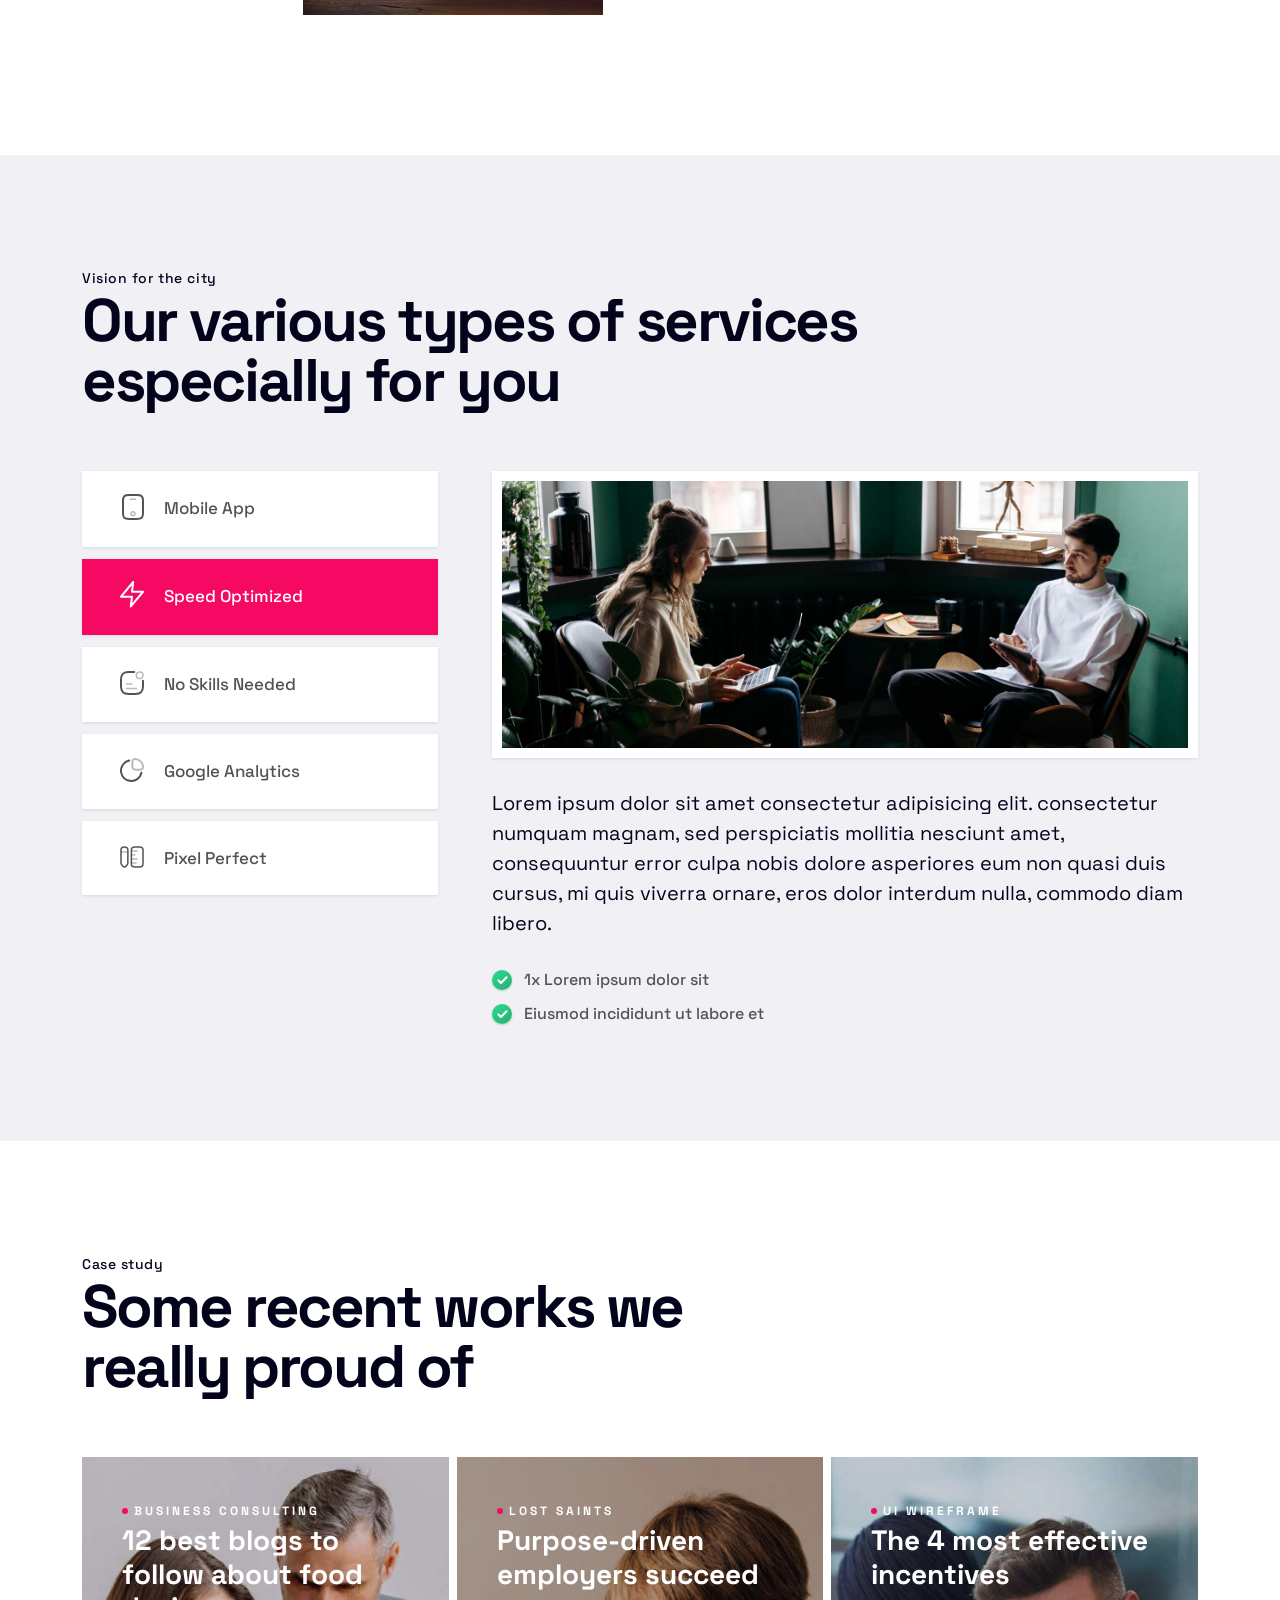
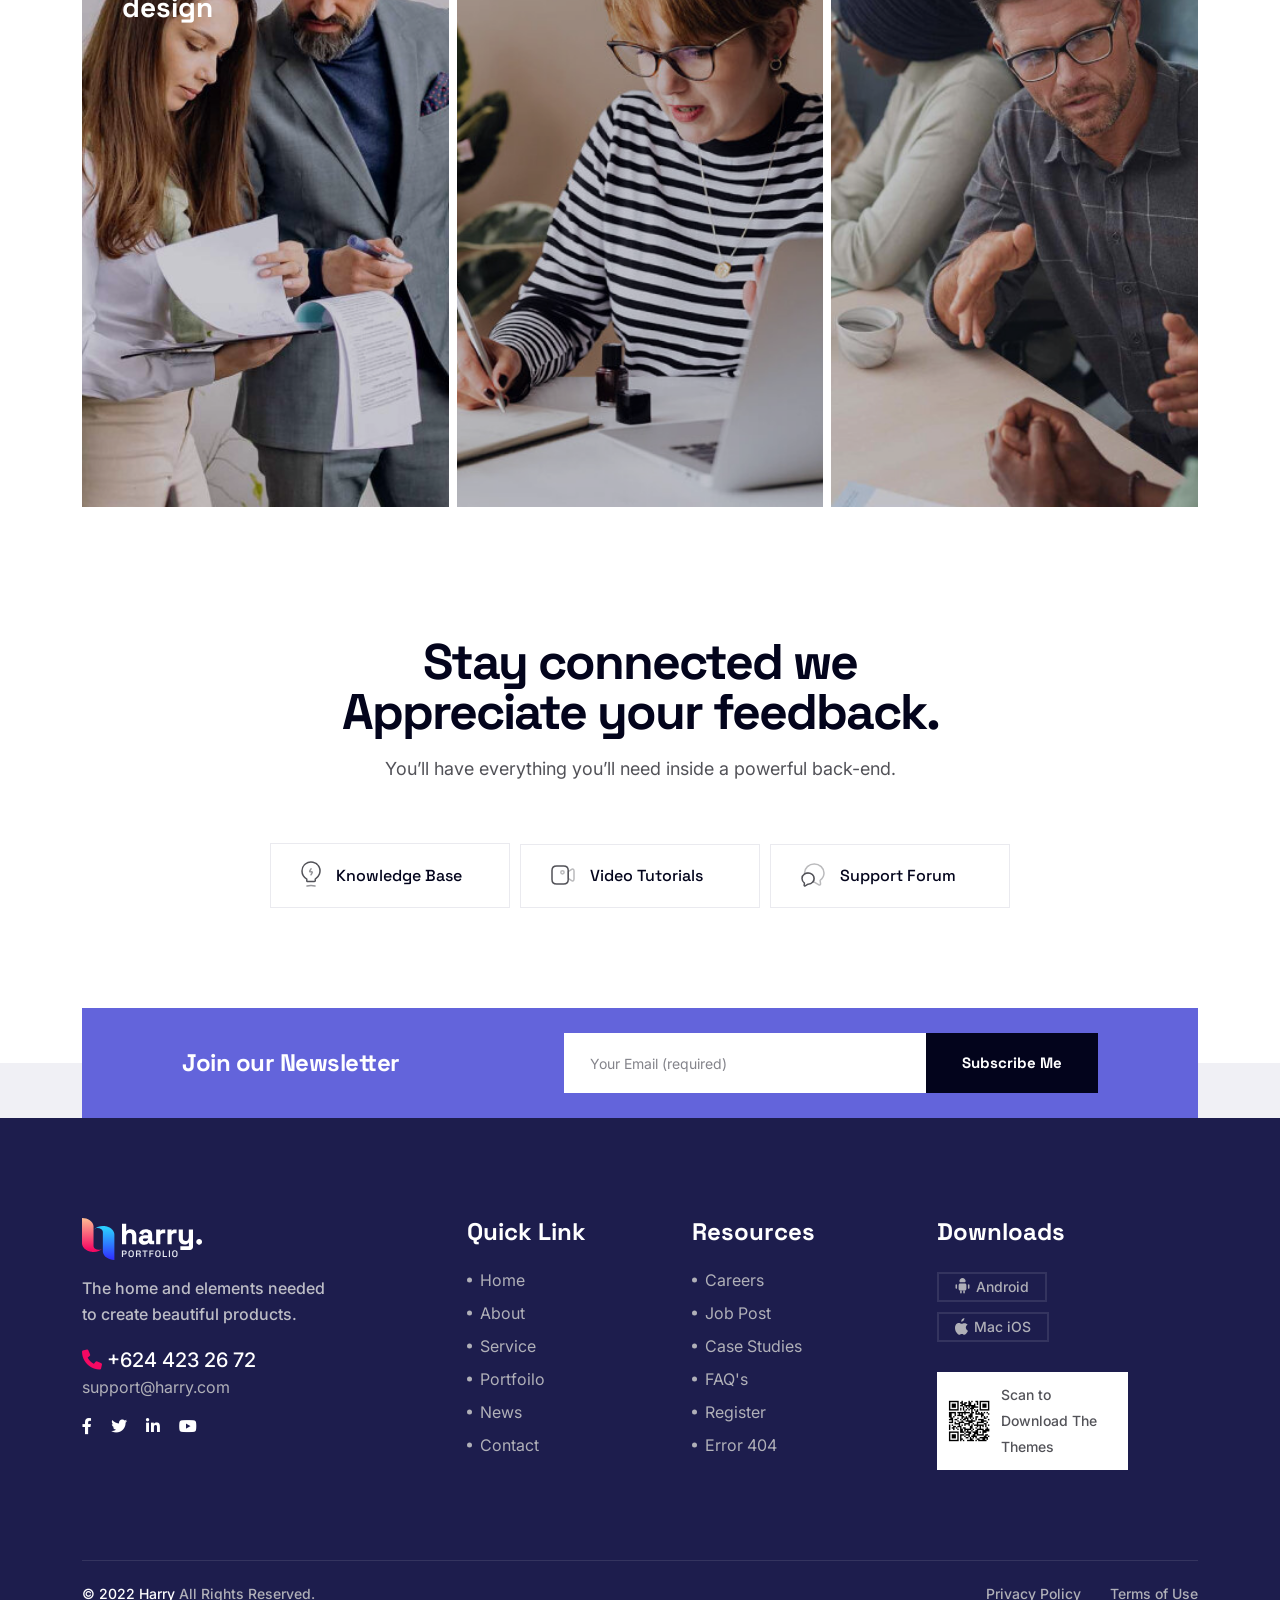
<file: services.html>
<!DOCTYPE html>
<html class="no-js" lang="zxx">
  <head>
    <meta charset="utf-8" />
    <meta http-equiv="x-ua-compatible" content="ie=edge" />
    <title>Services - Ekramul</title>
    <meta name="description" content="" />
    <meta name="viewport" content="width=device-width, initial-scale=1" />

    <!-- Place favicon.ico in the root directory -->
    <link
      rel="shortcut icon"
      type="image/x-icon"
      href="assets/img/logo/favicon.png"
    />

    <!-- CSS here -->
    <link rel="stylesheet" href="assets/css/bootstrap.css" />
    <link rel="stylesheet" href="assets/css/meanmenu.css" />
    <link rel="stylesheet" href="assets/css/animate.css" />
    <link rel="stylesheet" href="assets/css/swiper-bundle.css" />
    <link rel="stylesheet" href="assets/css/slick.css" />
    <link rel="stylesheet" href="assets/css/nouislider.css" />
    <link rel="stylesheet" href="assets/css/backtotop.css" />
    <link rel="stylesheet" href="assets/css/magnific-popup.css" />
    <link rel="stylesheet" href="assets/css/nice-select.css" />
    <link rel="stylesheet" href="assets/css/font-awesome-pro.css" />
    <link rel="stylesheet" href="assets/css/elegant-icon.css" />
    <link rel="stylesheet" href="assets/css/hover-reveal.css" />
    <link rel="stylesheet" href="assets/css/spacing.css" />
    <link rel="stylesheet" href="assets/css/main.css" />
  </head>
  <body>
    <!--[if lte IE 9]>
      <p class="browserupgrade">
        You are using an <strong>outdated</strong> browser. Please
        <a href="https://browsehappy.com/">upgrade your browser</a> to improve
        your experience and security.
      </p>
    <![endif]-->

    <!-- pre loader area start -->
    <div id="loading">
      <div id="loading-center">
        <div id="loading-center-absolute">
          <!-- loading content here -->
          <div class="preloader__content text-center">
            <div class="preloader__logo">
              <img src="assets/img/logo/logo-preloader.svg" alt="" />
            </div>
            <div id="tp-loading-bar" class="preloader__bar">
              <div id="tp-loading-line" class="preloader__bar-inner"></div>
            </div>
            <h3 class="preloader__title">harry</h3>
            <div class="preloader__with-text">
              <div class="preloader__with-text-wrapper">
                <span data-text-preloader="h" class="preloader__title-2"
                  >h</span
                >
                <span data-text-preloader="a" class="preloader__title-2"
                  >a</span
                >
                <span data-text-preloader="r" class="preloader__title-2"
                  >r</span
                >
                <span data-text-preloader="r" class="preloader__title-2"
                  >r</span
                >
                <span data-text-preloader="y" class="preloader__title-2"
                  >y</span
                >
              </div>
            </div>
            <p class="preloader__loading">Loading</p>
          </div>
        </div>
      </div>
    </div>
    <!-- pre loader area end -->

    <!-- back to top start -->
    <div class="back-to-top-wrapper">
      <button id="back_to_top" type="button" class="back-to-top-btn">
        <svg
          width="12"
          height="7"
          viewBox="0 0 12 7"
          fill="none"
          xmlns="http://www.w3.org/2000/svg"
        >
          <path
            d="M11 6L6 1L1 6"
            stroke="currentColor"
            stroke-width="1.5"
            stroke-linecap="round"
            stroke-linejoin="round"
          />
        </svg>
      </button>
    </div>
    <!-- back to top end -->

    <!-- header area start -->
    <header>
      <div class="header__area header__transparent">
        <div
          class="header__bottom header__bottom-border-3 header__sticky"
          id="header-sticky"
        >
          <div class="container">
            <div class="mega-menu-wrapper p-relative">
              <div class="row align-items-center">
                <div
                  class="col-xxl-2 col-xl-2 col-lg-2 col-md-4 col-sm-5 col-8"
                >
                  <div class="logo logo-border">
                    <a href="index.html">
                      <img
                        class="logo-light"
                        src="assets/img/logo/logo.svg"
                        alt="logo"
                      />
                      <img
                        class="logo-dark"
                        src="assets/img/logo/logo-black.svg"
                        alt="logo"
                      />
                    </a>
                  </div>
                </div>
                <div class="col-xxl-7 col-xl-8 col-lg-8 d-none d-lg-block">
                  <div class="main-menu pl-55 main-menu-ff-space">
                    <nav id="mobile-menu">
                      <ul>
                        <li class="has-dropdown">
                          <a href="index.html">Home</a>
                          <ul class="submenu">
                            <li><a href="index.html">Main Demo</a></li>
                            <li><a href="index-shop.html">Shop Demo</a></li>
                          </ul>
                        </li>
                        <li class="has-dropdown">
                          <a href="portfolio.html">Protfolio</a>
                          <ul class="submenu">
                            <li><a href="portfolio.html">Classic Style</a></li>
                            <li>
                              <a href="portfolio-details-list.html"
                                >List With Details</a
                              >
                            </li>
                          </ul>
                        </li>
                        <li class="has-dropdown">
                          <a href="#">Pages</a>
                          <ul class="submenu">
                            <li><a href="portfolio.html">Portfoilo</a></li>
                            <li>
                              <a href="portfolio-details-list.html"
                                >Portfoilo Details</a
                              >
                            </li>
                            <li><a href="about-me.html">About Me</a></li>
                            <li><a href="cart.html">Cart</a></li>
                            <li><a href="checkout.html">Checkout</a></li>
                            <li><a href="services.html">Services</a></li>
                            <li>
                              <a href="services-details.html"
                                >Service Details</a
                              >
                            </li>
                            <li><a href="404.html">404 Page</a></li>
                          </ul>
                        </li>
                        <li class="has-dropdown">
                          <a href="blog.html">Blog</a>
                          <ul class="submenu">
                            <li><a href="blog.html">Blog Standard</a></li>
                            <li>
                              <a href="blog-details.html">Blog Details</a>
                            </li>
                          </ul>
                        </li>
                        <li class="has-dropdown">
                          <a href="shop.html">Shop</a>
                          <ul class="submenu">
                            <li><a href="shop.html">Shop</a></li>
                            <li>
                              <a href="product-details.html">Product Details</a>
                            </li>
                          </ul>
                        </li>
                        <li>
                          <a href="contact.html">Contact</a>
                        </li>
                      </ul>
                    </nav>
                    <!-- for wp -->
                    <div class="header__hamburger ml-50 d-none">
                      <button
                        type="button"
                        class="hamburger-btn offcanvas-open-btn"
                      >
                        <span></span>
                        <span></span>
                        <span></span>
                      </button>
                    </div>
                  </div>
                </div>
                <div
                  class="col-xxl-3 col-xl-2 col-lg-2 col-md-8 col-sm-7 col-4"
                >
                  <div
                    class="header__bottom-right d-flex justify-content-end align-items-center pl-30"
                  >
                    <div class="header__action d-none d-xl-block">
                      <ul>
                        <li>
                          <a href="javascript:void(0);" class="search-open-btn">
                            <svg
                              width="20"
                              height="20"
                              viewBox="0 0 20 20"
                              fill="none"
                              xmlns="http://www.w3.org/2000/svg"
                            >
                              <path
                                d="M9.55 18.1C14.272 18.1 18.1 14.272 18.1 9.55C18.1 4.82797 14.272 1 9.55 1C4.82797 1 1 4.82797 1 9.55C1 14.272 4.82797 18.1 9.55 18.1Z"
                                stroke="currentColor"
                                stroke-width="1.5"
                                stroke-linecap="round"
                                stroke-linejoin="round"
                              />
                              <path
                                d="M19.0002 19.0002L17.2002 17.2002"
                                stroke="currentColor"
                                stroke-width="1.5"
                                stroke-linecap="round"
                                stroke-linejoin="round"
                              />
                            </svg>
                          </a>
                        </li>
                        <li>
                          <button
                            type="button"
                            class="hamburger-btn offcanvas-open-btn"
                          >
                            <span></span>
                            <span></span>
                            <span></span>
                          </button>
                        </li>
                      </ul>
                    </div>
                    <div class="header__hamburger ml-50 d-xl-none">
                      <button
                        type="button"
                        class="hamburger-btn offcanvas-open-btn"
                      >
                        <span></span>
                        <span></span>
                        <span></span>
                      </button>
                    </div>
                  </div>
                </div>
              </div>
            </div>
          </div>
        </div>
      </div>
    </header>
    <!-- header area end -->

    <!-- offcanvas area start -->
    <div class="offcanvas__area offcanvas__area-1">
      <div class="offcanvas__wrapper">
        <div class="offcanvas__shape">
          <img
            class="offcanvas__shape-1"
            src="assets/img/shape/offcanvas-shape-1.png"
            alt=""
          />
        </div>
        <div class="offcanvas__close">
          <button class="offcanvas__close-btn offcanvas-close-btn">
            <svg
              width="12"
              height="12"
              viewBox="0 0 12 12"
              fill="none"
              xmlns="http://www.w3.org/2000/svg"
            >
              <path
                d="M11 1L1 11"
                stroke="currentColor"
                stroke-width="1.5"
                stroke-linecap="round"
                stroke-linejoin="round"
              />
              <path
                d="M1 1L11 11"
                stroke="currentColor"
                stroke-width="1.5"
                stroke-linecap="round"
                stroke-linejoin="round"
              />
            </svg>
          </button>
        </div>
        <div class="offcanvas__content">
          <div
            class="offcanvas__top mb-70 d-flex justify-content-between align-items-center"
          >
            <div class="offcanvas__logo logo">
              <a href="index.html">
                <img src="assets/img/logo/logo-black.svg" alt="logo" />
              </a>
            </div>
          </div>
          <div class="mobile-menu fix d-lg-none"></div>
          <div
            class="offcanvas__menu offcanvas__menu-ff-space d-none d-lg-block"
          >
            <nav>
              <ul>
                <li><a href="index.html">Home</a></li>
                <li><a href="about.html">About</a></li>
                <li><a href="services.html">Service</a></li>
                <li><a href="blog-grid-2.html">Blog</a></li>
                <li><a href="portfolio.html">Portfolio</a></li>
                <li><a href="contact.html">Contact</a></li>
              </ul>
            </nav>
          </div>
          <div class="offcanvas__btn">
            <a href="contact.html" class="tp-btn-offcanvas"
              >Getting Started <i class="fa-regular fa-chevron-right"></i
            ></a>
          </div>
          <div class="offcanvas__social">
            <h3 class="offcanvas__social-title">Follow :</h3>
            <a href="#"><i class="fab fa-facebook-f"></i></a>
            <a href="#"><i class="fab fa-twitter"></i></a>
            <a href="#"><i class="fab fa-youtube"></i></a>
            <a href="#"><i class="fab fa-linkedin"></i></a>
          </div>
          <div class="offcanvas__contact">
            <p class="offcanvas__contact-call">
              <a href="tel:+964-742-44-763">+964 742 44 763</a>
            </p>
            <p class="offcanvas__contact-mail">
              <a href="mailto:info@harry.com">info@harry.com</a>
            </p>
          </div>
        </div>
      </div>
    </div>
    <div class="body-overlay"></div>
    <!-- offcanvas area end -->

    <!-- search popup start -->
    <div class="search__popup">
      <div class="container">
        <div class="row">
          <div class="col-xxl-12">
            <div class="search__wrapper">
              <div
                class="search__top d-flex justify-content-between align-items-center"
              >
                <div class="search__logo">
                  <a href="index.html">
                    <img src="assets/img/logo/logo.svg" alt="" />
                  </a>
                </div>
                <div class="search__close">
                  <button
                    type="button"
                    class="search__close-btn search-close-btn"
                  >
                    <svg
                      width="18"
                      height="18"
                      viewBox="0 0 18 18"
                      fill="none"
                      xmlns="http://www.w3.org/2000/svg"
                    >
                      <path
                        d="M17 1L1 17"
                        stroke="currentColor"
                        stroke-width="1.5"
                        stroke-linecap="round"
                        stroke-linejoin="round"
                      />
                      <path
                        d="M1 1L17 17"
                        stroke="currentColor"
                        stroke-width="1.5"
                        stroke-linecap="round"
                        stroke-linejoin="round"
                      />
                    </svg>
                  </button>
                </div>
              </div>
              <div class="search__form">
                <form action="#">
                  <div class="search__input">
                    <input
                      class="search-input-field"
                      type="text"
                      placeholder="Type here to search..."
                    />
                    <span class="search-focus-border"></span>
                    <button type="submit">
                      <svg
                        width="20"
                        height="20"
                        viewBox="0 0 20 20"
                        fill="none"
                        xmlns="http://www.w3.org/2000/svg"
                      >
                        <path
                          d="M9.55 18.1C14.272 18.1 18.1 14.272 18.1 9.55C18.1 4.82797 14.272 1 9.55 1C4.82797 1 1 4.82797 1 9.55C1 14.272 4.82797 18.1 9.55 18.1Z"
                          stroke="currentColor"
                          stroke-width="1.5"
                          stroke-linecap="round"
                          stroke-linejoin="round"
                        />
                        <path
                          d="M19.0002 19.0002L17.2002 17.2002"
                          stroke="currentColor"
                          stroke-width="1.5"
                          stroke-linecap="round"
                          stroke-linejoin="round"
                        />
                      </svg>
                    </button>
                  </div>
                </form>
              </div>
            </div>
          </div>
        </div>
      </div>
    </div>
    <!-- search popup end -->

    <main>
      <!-- breadcrumb area start -->
      <section
        class="breadcrumb__area breadcrumb__style-6 p-relative include-bg pt-200 pb-120"
      >
        <div
          class="breadcrumb__bg-2 breadcrumb__overlay include-bg"
          data-background="assets/img/breadcrumb/breadcrumb-bg-6.jpg"
        ></div>
        <div class="container">
          <div class="row justify-content-center">
            <div class="col-xxl-8 col-xl-8 col-lg-10">
              <div class="breadcrumb__content text-center p-relative z-index-1">
                <h3 class="breadcrumb__title">
                  We Offer a Wide Range of Services
                </h3>
                <div class="breadcrumb__list">
                  <span><a href="#">Home</a></span>
                  <span class="dvdr"
                    ><i class="fa-solid fa-circle-small"></i
                  ></span>
                  <span>Services</span>
                </div>
              </div>
            </div>
          </div>
        </div>
      </section>
      <!-- breadcrumb area end -->

      <!-- services area start -->
      <section class="services__area pt-100 pb-90">
        <div class="container">
          <div class="row">
            <div class="col-xxl-3 col-xl-3 col-lg-4 col-md-6">
              <div
                class="services__item transition-3 mb-30 fix wow fadeInUp"
                data-wow-delay=".3s"
                data-wow-duration="1s"
              >
                <div class="services__shape">
                  <img
                    class="services__shape-1"
                    src="assets/img/services/shape/services-shape-1.png"
                    alt=""
                  />
                  <img
                    class="services__shape-2"
                    src="assets/img/services/shape/services-shape-2.png"
                    alt=""
                  />
                </div>
                <div class="services__item-inner">
                  <div class="services__icon">
                    <span>
                      <svg
                        width="40"
                        height="40"
                        viewBox="0 0 40 40"
                        fill="none"
                        xmlns="http://www.w3.org/2000/svg"
                      >
                        <path
                          d="M37.67 22.5229L35.8725 20.7644L20.7302 35.8871L22.5473 37.7042C24.0713 39.2282 25.6539 39.9902 27.217 39.9902C28.7801 39.9902 30.3627 39.2282 31.8867 37.7042L37.67 31.9208C40.7766 28.7947 40.7766 25.649 37.67 22.5229Z"
                          fill="currentColor"
                        />
                        <path
                          d="M17.4478 2.30065C14.3803 -0.766883 11.1564 -0.766883 8.0889 2.30065L2.28599 8.08402C-0.761998 11.1516 -0.761998 14.3754 2.28599 17.4429L4.08353 19.2405L19.2258 4.09818L17.4478 2.30065Z"
                          fill="currentColor"
                        />
                        <path
                          opacity="0.2"
                          d="M39.1746 4.27436C36.6151 10.6634 30.7731 19.0063 25.2046 24.4575C24.4035 19.4166 20.3786 15.4699 15.2986 14.7665C20.7694 9.1785 29.1709 3.25836 35.5795 0.679292C36.7127 0.249447 37.846 0.5816 38.5494 1.28498C39.2918 2.02744 39.6435 3.14113 39.1746 4.27436Z"
                          fill="currentColor"
                        />
                        <path
                          d="M25.2046 24.4574C24.2277 25.4148 23.2508 26.294 22.3129 27.0365L18.4638 30.1236C17.9754 30.4752 17.4869 30.7683 16.9398 31.0028C16.9398 30.6316 16.9008 30.2603 16.8617 29.8696C16.6468 28.2479 15.9043 26.7043 14.5952 25.3953C13.2471 24.0666 11.6449 23.3046 9.98416 23.0897C9.5934 23.0506 9.18309 23.0311 8.81186 23.0506C9.02678 22.445 9.35894 21.8783 9.76924 21.4094L12.8172 17.5603C13.5402 16.642 14.3803 15.7042 15.2986 14.7664C20.3786 15.4697 24.4035 19.4165 25.2046 24.4574Z"
                          fill="currentColor"
                        />
                        <path
                          opacity="0.2"
                          d="M16.9398 31.003C16.9398 33.1522 16.1192 35.2038 14.5561 36.7473C13.3643 37.9587 11.7621 38.7793 9.80828 39.0138L5.02137 39.5413C2.40322 39.8344 0.156303 37.5875 0.449379 34.9498L0.976916 30.1433C1.44584 25.8644 5.02137 23.129 8.81182 23.0509C9.18305 23.0313 9.59336 23.0509 9.98413 23.09C11.6449 23.3049 13.247 24.0669 14.5952 25.3955C15.9043 26.7046 16.6467 28.2481 16.8617 29.8698C16.9007 30.2606 16.9398 30.6318 16.9398 31.003Z"
                          fill="currentColor"
                        />
                      </svg>
                    </span>
                  </div>
                  <div class="services__content">
                    <h3 class="services__title">
                      <a href="services-details.html">Website</a>
                    </h3>
                    <p>
                      Hic nesciunt galisum aut dolorem aperiam eum soluta quod
                      ea cupiditate.
                    </p>

                    <div class="services__btn">
                      <a href="services-details.html" class="tp-btn-border"
                        >Explore Section
                        <i class="fa-regular fa-angle-right"></i
                      ></a>
                    </div>
                  </div>
                </div>
              </div>
            </div>
            <div class="col-xxl-3 col-xl-3 col-lg-4 col-md-6">
              <div
                class="services__item transition-3 mb-30 fix wow fadeInUp"
                data-wow-delay=".5s"
                data-wow-duration="1s"
              >
                <div class="services__shape">
                  <img
                    class="services__shape-1"
                    src="assets/img/services/shape/services-shape-1.png"
                    alt=""
                  />
                  <img
                    class="services__shape-2"
                    src="assets/img/services/shape/services-shape-2.png"
                    alt=""
                  />
                </div>
                <div class="services__item-inner">
                  <div class="services__icon">
                    <span>
                      <svg
                        width="40"
                        height="40"
                        viewBox="0 0 40 40"
                        fill="none"
                        xmlns="http://www.w3.org/2000/svg"
                      >
                        <path
                          d="M36.1334 26.6667H30.5334C28.1143 26.6667 26.6667 28.1144 26.6667 30.5334V36.1334C26.6667 38.5525 28.1143 40.0001 30.5334 40.0001H36.1334C38.5524 40.0001 40 38.5525 40 36.1334V30.5334C40 28.1144 38.5524 26.6667 36.1334 26.6667ZM36.5524 32.9715C36.3238 33.2001 36.0191 33.3144 35.7143 33.3144C35.4095 33.3144 35.1048 33.2001 34.8762 32.9715L34.5334 32.6287V36.8953C34.5334 37.562 34 38.0953 33.3334 38.0953C32.6667 38.0953 32.1334 37.562 32.1334 36.8953V32.6287L31.7905 32.9715C31.3334 33.4287 30.5714 33.4287 30.1143 32.9715C29.6572 32.5144 29.6572 31.7525 30.1143 31.2953L32.4953 28.9144C32.5905 28.8191 32.7238 28.7429 32.8572 28.6858C32.8953 28.6667 32.9334 28.6667 32.9714 28.6477C33.0667 28.6096 33.1619 28.5906 33.2762 28.5906C33.3143 28.5906 33.3524 28.5906 33.3905 28.5906C33.5238 28.5906 33.6381 28.6096 33.7714 28.6667C33.7905 28.6667 33.7905 28.6667 33.8095 28.6667C33.9429 28.7239 34.0572 28.8001 34.1524 28.8953C34.1714 28.9144 34.1715 28.9144 34.1905 28.9144L36.5715 31.2953C37.0286 31.7525 37.0286 32.5144 36.5524 32.9715Z"
                          fill="currentColor"
                        />
                        <path
                          opacity="0.2"
                          d="M26.6667 36.1333V30.5333C26.6667 28.1143 28.1143 26.6667 30.5333 26.6667H36.1333C36.8952 26.6667 37.5429 26.819 38.0952 27.0857C38.0952 27.0667 38.0952 27.0476 38.0952 27.0095V11.0667C38.0952 4.13333 33.9619 0 27.0286 0H11.0667C4.13333 0 0 4.13333 0 11.0667V27.0095C0 33.9619 4.13333 38.0952 11.0667 38.0952H27.0095C27.0286 38.0952 27.0476 38.0952 27.0857 38.0952C26.819 37.5429 26.6667 36.8952 26.6667 36.1333Z"
                          fill="currentColor"
                        />
                        <path
                          d="M26.6666 15.5621C27.4476 15.5621 28.0952 14.9145 28.0952 14.1335C28.0952 13.3526 27.4476 12.705 26.6666 12.705H22.0761L22.5714 8.28591C22.6666 7.50496 22.0952 6.8002 21.3142 6.70496C20.5333 6.62877 19.8285 7.18115 19.7333 7.9621L19.2 12.705H16.0571L16.5523 8.28591C16.6476 7.50496 16.0761 6.8002 15.2952 6.70496C14.5142 6.60972 13.8095 7.18115 13.7142 7.9621L13.1809 12.705H8.60948C7.82852 12.705 7.18091 13.3526 7.18091 14.1335C7.18091 14.9145 7.82852 15.5621 8.60948 15.5621H12.8571L12.5142 18.724H7.619C6.83805 18.724 6.19043 19.3716 6.19043 20.1526C6.19043 20.9335 6.83805 21.5811 7.619 21.5811H12.2095L11.7142 26.0002C11.619 26.7811 12.1904 27.4859 12.9714 27.5811C13.0285 27.5811 13.0857 27.5811 13.1238 27.5811C13.8476 27.5811 14.4571 27.0478 14.5333 26.305L15.0666 21.5621H18.2095L17.7142 25.9811C17.619 26.7621 18.1904 27.4669 18.9714 27.5621C19.0285 27.5621 19.0857 27.5621 19.1238 27.5621C19.8476 27.5621 20.4571 27.0288 20.5333 26.2859L21.0666 21.5431H25.638C26.419 21.5431 27.0666 20.8954 27.0666 20.1145C27.0666 19.3335 26.419 18.6859 25.638 18.6859H21.3904L21.7333 15.524H26.6666V15.5621ZM18.5333 18.724H15.3904L15.7333 15.5621H18.8761L18.5333 18.724Z"
                          fill="white"
                        />
                      </svg>
                    </span>
                  </div>
                  <div class="services__content">
                    <h3 class="services__title">
                      <a href="services-details.html">Mobile App</a>
                    </h3>
                    <p>
                      Hic nesciunt galisum aut dolorem aperiam eum soluta quod
                      ea cupiditate.
                    </p>

                    <div class="services__btn">
                      <a href="services-details.html" class="tp-btn-border"
                        >Explore Section
                        <i class="fa-regular fa-angle-right"></i
                      ></a>
                    </div>
                  </div>
                </div>
              </div>
            </div>
            <div class="col-xxl-3 col-xl-3 col-lg-4 col-md-6">
              <div
                class="services__item transition-3 mb-30 fix wow fadeInUp"
                data-wow-delay=".7s"
                data-wow-duration="1s"
              >
                <div class="services__shape">
                  <img
                    class="services__shape-1"
                    src="assets/img/services/shape/services-shape-1.png"
                    alt=""
                  />
                  <img
                    class="services__shape-2"
                    src="assets/img/services/shape/services-shape-2.png"
                    alt=""
                  />
                </div>
                <div class="services__item-inner">
                  <div class="services__icon">
                    <span>
                      <svg
                        width="40"
                        height="40"
                        viewBox="0 0 40 40"
                        fill="none"
                        xmlns="http://www.w3.org/2000/svg"
                      >
                        <path
                          opacity="0.2"
                          d="M36.7442 1.39526V23.9069C36.7442 27.4418 34.8837 29.3022 31.3488 29.3022H8.65114C5.11625 29.3022 3.2558 27.4418 3.2558 23.9069V1.39526H36.7442Z"
                          fill="currentColor"
                        />
                        <path
                          d="M38.6047 2.7907H1.39535C0.632558 2.7907 0 2.15814 0 1.39535C0 0.632558 0.632558 0 1.39535 0H38.6047C39.3674 0 40 0.632558 40 1.39535C40 2.15814 39.3674 2.7907 38.6047 2.7907Z"
                          fill="currentColor"
                        />
                        <path
                          d="M28.6884 39.2371C28.4466 39.7208 27.9442 39.9999 27.4419 39.9999C27.2372 39.9999 27.014 39.9441 26.828 39.8511L20 36.4464L13.1721 39.8511C12.9861 39.9441 12.7628 39.9999 12.5582 39.9999C12.0558 39.9999 11.5535 39.7208 11.3116 39.2371C10.9581 38.5301 11.2373 37.6929 11.9442 37.358L18.6047 34.0278V29.3022H21.3954V34.0278L28.0558 37.358C28.7628 37.6929 29.0419 38.5301 28.6884 39.2371Z"
                          fill="currentColor"
                        />
                        <path
                          d="M11.6278 19.5348C11.2371 19.5348 10.8278 19.3674 10.5488 19.0325C10.0464 18.4372 10.1394 17.5628 10.7348 17.0605L16.5953 12.1674C17.1348 11.7209 17.8231 11.5349 18.4743 11.6465C19.1441 11.7581 19.7208 12.1674 20.0743 12.7627L22.0278 16.0185L27.479 11.4791C28.0743 10.9767 28.9487 11.0697 29.451 11.6651C29.9534 12.2604 29.8604 13.1348 29.265 13.6371L23.4045 18.5302C22.865 18.9767 22.1767 19.1627 21.5255 19.0511C20.8557 18.9395 20.279 18.5302 19.9255 17.9349L17.972 14.6791L12.5209 19.2185C12.2604 19.4232 11.9441 19.5348 11.6278 19.5348Z"
                          fill="currentColor"
                        />
                      </svg>
                    </span>
                  </div>
                  <div class="services__content">
                    <h3 class="services__title">
                      <a href="services-details.html">Ecommerce</a>
                    </h3>
                    <p>
                      Hic nesciunt galisum aut dolorem aperiam eum soluta quod
                      ea cupiditate.
                    </p>

                    <div class="services__btn">
                      <a href="services-details.html" class="tp-btn-border"
                        >Explore Section
                        <i class="fa-regular fa-angle-right"></i
                      ></a>
                    </div>
                  </div>
                </div>
              </div>
            </div>
            <div class="col-xxl-3 col-xl-3 col-lg-4 col-md-6">
              <div
                class="services__item transition-3 mb-30 fix wow fadeInUp"
                data-wow-delay=".9s"
                data-wow-duration="1s"
              >
                <div class="services__shape">
                  <img
                    class="services__shape-1"
                    src="assets/img/services/shape/services-shape-1.png"
                    alt=""
                  />
                  <img
                    class="services__shape-2"
                    src="assets/img/services/shape/services-shape-2.png"
                    alt=""
                  />
                </div>
                <div class="services__item-inner">
                  <div class="services__icon">
                    <span>
                      <svg
                        width="40"
                        height="43"
                        viewBox="0 0 40 43"
                        fill="none"
                        xmlns="http://www.w3.org/2000/svg"
                      >
                        <path
                          opacity="0.2"
                          d="M37.8947 17.2421H31.8105C26.8211 17.2421 22.7579 13.1789 22.7579 8.18947V2.10526C22.7579 0.947368 21.8105 0 20.6526 0H11.7263C5.24211 0 0 4.21053 0 11.7263V30.3789C0 37.8947 5.24211 42.1053 11.7263 42.1053H28.2737C34.7579 42.1053 40 37.8947 40 30.3789V19.3474C40 18.1895 39.0526 17.2421 37.8947 17.2421Z"
                          fill="currentColor"
                        />
                        <path
                          d="M28.0001 0.441962C27.1369 -0.421196 25.6422 0.168278 25.6422 1.36828V8.71565C25.6422 11.7893 28.2527 14.3367 31.4317 14.3367C33.4317 14.3578 36.2106 14.3578 38.5896 14.3578C39.7896 14.3578 40.4212 12.9472 39.5791 12.1051C36.5475 9.05249 31.1159 3.55775 28.0001 0.441962Z"
                          fill="currentColor"
                        />
                        <path
                          d="M23.1579 24.737H10.5263C9.66318 24.737 8.94739 24.0212 8.94739 23.158C8.94739 22.2949 9.66318 21.5791 10.5263 21.5791H23.1579C24.0211 21.5791 24.7369 22.2949 24.7369 23.158C24.7369 24.0212 24.0211 24.737 23.1579 24.737Z"
                          fill="currentColor"
                        />
                        <path
                          d="M18.9474 33.1579H10.5263C9.66318 33.1579 8.94739 32.4421 8.94739 31.5789C8.94739 30.7158 9.66318 30 10.5263 30H18.9474C19.8105 30 20.5263 30.7158 20.5263 31.5789C20.5263 32.4421 19.8105 33.1579 18.9474 33.1579Z"
                          fill="currentColor"
                        />
                      </svg>
                    </span>
                  </div>
                  <div class="services__content">
                    <h3 class="services__title">
                      <a href="services-details.html">Business</a>
                    </h3>
                    <p>
                      Hic nesciunt galisum aut dolorem aperiam eum soluta quod
                      ea cupiditate.
                    </p>

                    <div class="services__btn">
                      <a href="services-details.html" class="tp-btn-border"
                        >Explore Section
                        <i class="fa-regular fa-angle-right"></i
                      ></a>
                    </div>
                  </div>
                </div>
              </div>
            </div>
          </div>
        </div>
      </section>
      <!-- services area end -->

      <!-- about area start -->
      <section class="about__area pb-140">
        <div class="container">
          <div class="row">
            <div class="col-xl-6 col-lg-6">
              <div
                class="about__thumb-wrapper-14 p-relative wow fadeInUp"
                data-wow-delay=".3s"
                data-wow-duration="1s"
              >
                <div class="about__shape">
                  <img
                    class="about__shape-8"
                    src="assets/img/about/14/about-shape-1.png"
                    alt=""
                  />
                  <img
                    class="about__shape-9"
                    src="assets/img/about/14/about-shape-2.png"
                    alt=""
                  />
                </div>
                <div class="about__thumb-14 m-img">
                  <img
                    class="about-img-1"
                    src="assets/img/about/14/about-img-1.jpg"
                    alt=""
                  />
                  <img
                    class="about-img-2"
                    src="assets/img/about/14/about-img-2.jpg"
                    alt=""
                  />
                </div>
              </div>
            </div>
            <div class="col-xl-6 col-lg-6">
              <div
                class="about__wrapper-14 pl-75 pt-45 wow fadeInUp"
                data-wow-delay=".5s"
                data-wow-duration="1s"
              >
                <div class="tp-section-wrapper-2 mb-40">
                  <span class="tp-section-subtitle-2">EXPERT SOLUTION</span>
                  <h3 class="tp-section-title-2">
                    Create out standing and flexible digital services
                  </h3>
                  <p>
                    I help our clients succeed by creating brand identities,
                    digital experiences, and print materials achieve marketing
                    goals.!
                  </p>
                </div>

                <div class="about-btn">
                  <a href="services.html" class="tp-btn">My Services</a>
                </div>
              </div>
            </div>
          </div>
        </div>
      </section>
      <!-- about area end -->

      <!-- vision area start -->
      <section class="vision__area vision__style-2 pt-110 pb-110 grey-bg-4">
        <div class="container">
          <div class="row">
            <div class="col-xxl-8 col-xl-9 col-lg-10">
              <div class="tp-section-wrapper-2 mb-60">
                <span class="tp-section-subtitle-2">Vision for the city</span>
                <h3 class="tp-section-title-2">
                  Our various types of services especially for you
                </h3>
              </div>
            </div>
          </div>
          <div class="row">
            <div class="col-xxl-3 col-xl-4 col-lg-4 col-md-5">
              <div class="vision__tab tp-tab">
                <ul
                  class="nav nav-tabs flex-column"
                  id="visionTab"
                  role="tablist"
                >
                  <li
                    class="nav-item wow fadeInUp"
                    role="presentation"
                    data-wow-delay=".1s"
                    data-wow-duration="1s"
                  >
                    <button
                      class="nav-link"
                      id="environment-tab"
                      data-bs-toggle="tab"
                      data-bs-target="#environment"
                      type="button"
                      role="tab"
                      aria-controls="environment"
                      aria-selected="true"
                    >
                      <span>
                        <svg
                          width="22"
                          height="26"
                          viewBox="0 0 22 26"
                          fill="none"
                          xmlns="http://www.w3.org/2000/svg"
                        >
                          <path
                            d="M21 7V19C21 23.8 19.75 25 14.75 25H7.25C2.25 25 1 23.8 1 19V7C1 2.2 2.25 1 7.25 1H14.75C19.75 1 21 2.2 21 7Z"
                            stroke="currentColor"
                            stroke-width="2"
                            stroke-linecap="round"
                            stroke-linejoin="round"
                          />
                          <path
                            opacity="0.4"
                            d="M13.5117 5.20044H8.51172"
                            stroke="currentColor"
                            stroke-width="1.5"
                            stroke-linecap="round"
                            stroke-linejoin="round"
                          />
                          <path
                            opacity="0.4"
                            d="M10.9961 21.5196C12.0661 21.5196 12.9336 20.6868 12.9336 19.6596C12.9336 18.6323 12.0661 17.7996 10.9961 17.7996C9.92604 17.7996 9.05859 18.6323 9.05859 19.6596C9.05859 20.6868 9.92604 21.5196 10.9961 21.5196Z"
                            stroke="currentColor"
                            stroke-width="1.5"
                            stroke-linecap="round"
                            stroke-linejoin="round"
                          />
                        </svg> </span
                      >Mobile App
                    </button>
                  </li>
                  <li
                    class="nav-item wow fadeInUp"
                    role="presentation"
                    data-wow-delay=".3s"
                    data-wow-duration="1s"
                  >
                    <button
                      class="nav-link active"
                      id="crime-tab"
                      data-bs-toggle="tab"
                      data-bs-target="#crime"
                      type="button"
                      role="tab"
                      aria-controls="crime"
                      aria-selected="false"
                    >
                      <span>
                        <svg
                          width="24"
                          height="27"
                          viewBox="0 0 24 27"
                          fill="none"
                          xmlns="http://www.w3.org/2000/svg"
                        >
                          <path
                            d="M13.2222 1L1 15.6667H12L10.7778 25.4444L23 10.7778H12L13.2222 1Z"
                            stroke="currentColor"
                            stroke-width="2"
                            stroke-linecap="round"
                            stroke-linejoin="round"
                          />
                        </svg> </span
                      >Speed Optimized
                    </button>
                  </li>
                  <li
                    class="nav-item wow fadeInUp"
                    role="presentation"
                    data-wow-delay=".5s"
                    data-wow-duration="1s"
                  >
                    <button
                      class="nav-link"
                      id="land-tab"
                      data-bs-toggle="tab"
                      data-bs-target="#land"
                      type="button"
                      role="tab"
                      aria-controls="land"
                      aria-selected="false"
                    >
                      <span>
                        <svg
                          width="24"
                          height="24"
                          viewBox="0 0 24 24"
                          fill="none"
                          xmlns="http://www.w3.org/2000/svg"
                        >
                          <path
                            opacity="0.4"
                            d="M19.6906 7.6C21.5132 7.6 22.9906 6.12254 22.9906 4.3C22.9906 2.47746 21.5132 1 19.6906 1C17.8681 1 16.3906 2.47746 16.3906 4.3C16.3906 6.12254 17.8681 7.6 19.6906 7.6Z"
                            stroke="currentColor"
                            stroke-width="1.5"
                            stroke-linecap="round"
                            stroke-linejoin="round"
                          />
                          <path
                            opacity="0.4"
                            d="M6.5 13.1006H12"
                            stroke="currentColor"
                            stroke-width="1.5"
                            stroke-linecap="round"
                            stroke-linejoin="round"
                          />
                          <path
                            opacity="0.4"
                            d="M6.5 17.5H16.4"
                            stroke="currentColor"
                            stroke-width="1.5"
                            stroke-linecap="round"
                            stroke-linejoin="round"
                          />
                          <path
                            d="M14.2 1H8.7C3.2 1 1 3.2 1 8.7V15.3C1 20.8 3.2 23 8.7 23H15.3C20.8 23 23 20.8 23 15.3V9.8"
                            stroke="currentColor"
                            stroke-width="2"
                            stroke-linecap="round"
                            stroke-linejoin="round"
                          />
                        </svg> </span
                      >No Skills Needed
                    </button>
                  </li>
                  <li
                    class="nav-item wow fadeInUp"
                    role="presentation"
                    data-wow-delay=".7s"
                    data-wow-duration="1s"
                  >
                    <button
                      class="nav-link"
                      id="education-tab"
                      data-bs-toggle="tab"
                      data-bs-target="#education"
                      type="button"
                      role="tab"
                      aria-controls="education"
                      aria-selected="false"
                    >
                      <span>
                        <svg
                          width="24"
                          height="24"
                          viewBox="0 0 24 24"
                          fill="none"
                          xmlns="http://www.w3.org/2000/svg"
                        >
                          <path
                            opacity="0.4"
                            d="M19.5202 11.652C22.4709 11.652 23.6966 10.5171 22.6071 6.79468C21.8694 4.28656 19.7131 2.13026 17.205 1.39258C13.4826 0.303087 12.3477 1.52877 12.3477 4.47949V7.74799C12.3477 10.5171 13.4825 11.652 15.7523 11.652H19.5202Z"
                            stroke="currentColor"
                            stroke-width="2"
                            stroke-linecap="round"
                            stroke-linejoin="round"
                          />
                          <path
                            d="M21.4297 14.7162C20.3742 19.9708 15.3353 23.784 9.60407 22.8534C5.30283 22.1611 1.8414 18.6997 1.13777 14.3985C0.218507 8.68995 4.00905 3.65103 9.24091 2.58423"
                            stroke="currentColor"
                            stroke-width="2"
                            stroke-linecap="round"
                            stroke-linejoin="round"
                          />
                        </svg> </span
                      >Google Analytics
                    </button>
                  </li>
                  <li
                    class="nav-item wow fadeInUp"
                    role="presentation"
                    data-wow-delay=".9s"
                    data-wow-duration="1s"
                  >
                    <button
                      class="nav-link"
                      id="law-tab"
                      data-bs-toggle="tab"
                      data-bs-target="#law"
                      type="button"
                      role="tab"
                      aria-controls="law"
                      aria-selected="false"
                    >
                      <span>
                        <svg
                          width="24"
                          height="22"
                          viewBox="0 0 24 22"
                          fill="none"
                          xmlns="http://www.w3.org/2000/svg"
                        >
                          <path
                            d="M23 18V4C23 2 21.8387 1 19.516 1H14.8707C12.548 1 11.3867 2 11.3867 4V18C11.3867 20 12.548 21 14.8707 21H19.516C21.8387 21 23 20 23 18Z"
                            stroke="currentColor"
                            stroke-width="1.5"
                            stroke-linecap="round"
                          />
                          <path
                            opacity="0.4"
                            d="M11.3867 5H17.1934"
                            stroke="currentColor"
                            stroke-width="1.5"
                            stroke-linecap="round"
                          />
                          <path
                            opacity="0.4"
                            d="M11.3867 17H16.032"
                            stroke="currentColor"
                            stroke-width="1.5"
                            stroke-linecap="round"
                          />
                          <path
                            opacity="0.4"
                            d="M11.3867 12.95L17.1934 13"
                            stroke="currentColor"
                            stroke-width="1.5"
                            stroke-linecap="round"
                          />
                          <path
                            opacity="0.4"
                            d="M11.3867 9H14.8707"
                            stroke="currentColor"
                            stroke-width="1.5"
                            stroke-linecap="round"
                          />
                          <path
                            d="M4.43754 1C2.54457 1 1 2.33 1 3.95V16.91C1 17.36 1.22065 18.04 1.48776 18.43L2.44005 19.79C3.5317 21.36 5.33176 21.36 6.42342 19.79L7.37571 18.43C7.64281 18.04 7.86346 17.36 7.86346 16.91V3.95C7.86346 2.33 6.31889 1 4.43754 1Z"
                            stroke="currentColor"
                            stroke-width="1.5"
                            stroke-linecap="round"
                          />
                          <path
                            opacity="0.4"
                            d="M7.86346 6H1"
                            stroke="currentColor"
                            stroke-width="1.5"
                            stroke-linecap="round"
                          />
                        </svg> </span
                      >Pixel Perfect
                    </button>
                  </li>
                </ul>
              </div>
            </div>
            <div class="col-xxl-9 col-xl-8 col-lg-8 col-md-7">
              <div class="vision__tab-content pl-70">
                <div class="tab-content" id="visionTabContent">
                  <div
                    class="tab-pane fade wow fadeInUp"
                    id="environment"
                    role="tabpanel"
                    aria-labelledby="environment-tab"
                  >
                    <div class="vision__item">
                      <div class="vision__thumb m-img mb-30">
                        <img src="assets/img/vision/2/vision-1.jpg" alt="" />
                      </div>
                      <div class="vision__content">
                        <p>
                          Lorem ipsum dolor sit amet consectetur adipisicing
                          elit. consectetur numquam magnam, sed perspiciatis
                          mollitia nesciunt amet, consequuntur error culpa nobis
                          dolore asperiores eum non quasi duis cursus, mi quis
                          viverra ornare, eros dolor interdum nulla, commodo
                          diam libero.
                        </p>

                        <div class="vision__list">
                          <ul>
                            <li>
                              <span>
                                <svg
                                  width="11"
                                  height="9"
                                  viewBox="0 0 11 9"
                                  fill="none"
                                  xmlns="http://www.w3.org/2000/svg"
                                >
                                  <path
                                    d="M9.5451 1.27344L3.9201 7.04884L1.36328 4.42366"
                                    stroke="currentColor"
                                    stroke-width="2"
                                    stroke-linecap="round"
                                    stroke-linejoin="round"
                                  />
                                </svg>
                              </span>
                              1x Lorem ipsum dolor sit
                            </li>
                            <li>
                              <span>
                                <svg
                                  width="11"
                                  height="9"
                                  viewBox="0 0 11 9"
                                  fill="none"
                                  xmlns="http://www.w3.org/2000/svg"
                                >
                                  <path
                                    d="M9.5451 1.27344L3.9201 7.04884L1.36328 4.42366"
                                    stroke="currentColor"
                                    stroke-width="2"
                                    stroke-linecap="round"
                                    stroke-linejoin="round"
                                  />
                                </svg>
                              </span>
                              Eiusmod incididunt ut labore et
                            </li>
                          </ul>
                        </div>
                      </div>
                    </div>
                  </div>
                  <div
                    class="tab-pane fade show active wow fadeInUp"
                    id="crime"
                    role="tabpanel"
                    aria-labelledby="crime-tab"
                  >
                    <div class="vision__item">
                      <div class="vision__thumb m-img mb-30">
                        <img src="assets/img/vision/2/vision-2.jpg" alt="" />
                      </div>
                      <div class="vision__content">
                        <p>
                          Lorem ipsum dolor sit amet consectetur adipisicing
                          elit. consectetur numquam magnam, sed perspiciatis
                          mollitia nesciunt amet, consequuntur error culpa nobis
                          dolore asperiores eum non quasi duis cursus, mi quis
                          viverra ornare, eros dolor interdum nulla, commodo
                          diam libero.
                        </p>

                        <div class="vision__list">
                          <ul>
                            <li>
                              <span>
                                <svg
                                  width="11"
                                  height="9"
                                  viewBox="0 0 11 9"
                                  fill="none"
                                  xmlns="http://www.w3.org/2000/svg"
                                >
                                  <path
                                    d="M9.5451 1.27344L3.9201 7.04884L1.36328 4.42366"
                                    stroke="currentColor"
                                    stroke-width="2"
                                    stroke-linecap="round"
                                    stroke-linejoin="round"
                                  />
                                </svg>
                              </span>
                              1x Lorem ipsum dolor sit
                            </li>
                            <li>
                              <span>
                                <svg
                                  width="11"
                                  height="9"
                                  viewBox="0 0 11 9"
                                  fill="none"
                                  xmlns="http://www.w3.org/2000/svg"
                                >
                                  <path
                                    d="M9.5451 1.27344L3.9201 7.04884L1.36328 4.42366"
                                    stroke="currentColor"
                                    stroke-width="2"
                                    stroke-linecap="round"
                                    stroke-linejoin="round"
                                  />
                                </svg>
                              </span>
                              Eiusmod incididunt ut labore et
                            </li>
                          </ul>
                        </div>
                      </div>
                    </div>
                  </div>
                  <div
                    class="tab-pane fade wow fadeInUp"
                    id="land"
                    role="tabpanel"
                    aria-labelledby="land-tab"
                  >
                    <div class="vision__item">
                      <div class="vision__thumb m-img mb-30">
                        <img src="assets/img/vision/2/vision-3.jpg" alt="" />
                      </div>
                      <div class="vision__content">
                        <p>
                          Lorem ipsum dolor sit amet consectetur adipisicing
                          elit. consectetur numquam magnam, sed perspiciatis
                          mollitia nesciunt amet, consequuntur error culpa nobis
                          dolore asperiores eum non quasi duis cursus, mi quis
                          viverra ornare, eros dolor interdum nulla, commodo
                          diam libero.
                        </p>

                        <div class="vision__list">
                          <ul>
                            <li>
                              <span>
                                <svg
                                  width="11"
                                  height="9"
                                  viewBox="0 0 11 9"
                                  fill="none"
                                  xmlns="http://www.w3.org/2000/svg"
                                >
                                  <path
                                    d="M9.5451 1.27344L3.9201 7.04884L1.36328 4.42366"
                                    stroke="currentColor"
                                    stroke-width="2"
                                    stroke-linecap="round"
                                    stroke-linejoin="round"
                                  />
                                </svg>
                              </span>
                              1x Lorem ipsum dolor sit
                            </li>
                            <li>
                              <span>
                                <svg
                                  width="11"
                                  height="9"
                                  viewBox="0 0 11 9"
                                  fill="none"
                                  xmlns="http://www.w3.org/2000/svg"
                                >
                                  <path
                                    d="M9.5451 1.27344L3.9201 7.04884L1.36328 4.42366"
                                    stroke="currentColor"
                                    stroke-width="2"
                                    stroke-linecap="round"
                                    stroke-linejoin="round"
                                  />
                                </svg>
                              </span>
                              Eiusmod incididunt ut labore et
                            </li>
                          </ul>
                        </div>
                      </div>
                    </div>
                  </div>
                  <div
                    class="tab-pane fade wow fadeInUp"
                    id="education"
                    role="tabpanel"
                    aria-labelledby="education-tab"
                  >
                    <div class="vision__item">
                      <div class="vision__thumb m-img mb-30">
                        <img src="assets/img/vision/2/vision-4.jpg" alt="" />
                      </div>
                      <div class="vision__content">
                        <p>
                          Lorem ipsum dolor sit amet consectetur adipisicing
                          elit. consectetur numquam magnam, sed perspiciatis
                          mollitia nesciunt amet, consequuntur error culpa nobis
                          dolore asperiores eum non quasi duis cursus, mi quis
                          viverra ornare, eros dolor interdum nulla, commodo
                          diam libero.
                        </p>

                        <div class="vision__list">
                          <ul>
                            <li>
                              <span>
                                <svg
                                  width="11"
                                  height="9"
                                  viewBox="0 0 11 9"
                                  fill="none"
                                  xmlns="http://www.w3.org/2000/svg"
                                >
                                  <path
                                    d="M9.5451 1.27344L3.9201 7.04884L1.36328 4.42366"
                                    stroke="currentColor"
                                    stroke-width="2"
                                    stroke-linecap="round"
                                    stroke-linejoin="round"
                                  />
                                </svg>
                              </span>
                              1x Lorem ipsum dolor sit
                            </li>
                            <li>
                              <span>
                                <svg
                                  width="11"
                                  height="9"
                                  viewBox="0 0 11 9"
                                  fill="none"
                                  xmlns="http://www.w3.org/2000/svg"
                                >
                                  <path
                                    d="M9.5451 1.27344L3.9201 7.04884L1.36328 4.42366"
                                    stroke="currentColor"
                                    stroke-width="2"
                                    stroke-linecap="round"
                                    stroke-linejoin="round"
                                  />
                                </svg>
                              </span>
                              Eiusmod incididunt ut labore et
                            </li>
                          </ul>
                        </div>
                      </div>
                    </div>
                  </div>
                  <div
                    class="tab-pane fade wow fadeInUp"
                    id="law"
                    role="tabpanel"
                    aria-labelledby="law-tab"
                  >
                    <div class="vision__item">
                      <div class="vision__thumb m-img mb-30">
                        <img src="assets/img/vision/2/vision-5.jpg" alt="" />
                      </div>
                      <div class="vision__content">
                        <p>
                          Lorem ipsum dolor sit amet consectetur adipisicing
                          elit. consectetur numquam magnam, sed perspiciatis
                          mollitia nesciunt amet, consequuntur error culpa nobis
                          dolore asperiores eum non quasi duis cursus, mi quis
                          viverra ornare, eros dolor interdum nulla, commodo
                          diam libero.
                        </p>

                        <div class="vision__list">
                          <ul>
                            <li>
                              <span>
                                <svg
                                  width="11"
                                  height="9"
                                  viewBox="0 0 11 9"
                                  fill="none"
                                  xmlns="http://www.w3.org/2000/svg"
                                >
                                  <path
                                    d="M9.5451 1.27344L3.9201 7.04884L1.36328 4.42366"
                                    stroke="currentColor"
                                    stroke-width="2"
                                    stroke-linecap="round"
                                    stroke-linejoin="round"
                                  />
                                </svg>
                              </span>
                              1x Lorem ipsum dolor sit
                            </li>
                            <li>
                              <span>
                                <svg
                                  width="11"
                                  height="9"
                                  viewBox="0 0 11 9"
                                  fill="none"
                                  xmlns="http://www.w3.org/2000/svg"
                                >
                                  <path
                                    d="M9.5451 1.27344L3.9201 7.04884L1.36328 4.42366"
                                    stroke="currentColor"
                                    stroke-width="2"
                                    stroke-linecap="round"
                                    stroke-linejoin="round"
                                  />
                                </svg>
                              </span>
                              Eiusmod incididunt ut labore et
                            </li>
                          </ul>
                        </div>
                      </div>
                    </div>
                  </div>
                </div>
              </div>
            </div>
          </div>
        </div>
      </section>
      <!-- vision area end -->

      <!-- portfolio area start -->
      <section class="portfolio__area pt-110 pb-100">
        <div class="container">
          <div class="row">
            <div class="col-xxl-7 col-xl-7 col-lg-7">
              <div class="tp-section-wrapper-2 mb-60">
                <span class="tp-section-subtitle-2">Case study</span>
                <h3 class="tp-section-title-2">
                  Some recent works we really proud of
                </h3>
              </div>
            </div>
          </div>
          <div class="row gx-2">
            <div class="col-xxl-4 col-xl-4 col-lg-4 col-md-6">
              <div
                class="portfolio__item mb-30 fix transition-3 wow fadeInUp"
                data-wow-delay=".3s"
                data-wow-duration="1s"
              >
                <div
                  class="portfolio__thumb include-bg"
                  data-background="assets/img/portfolio/portfolio-1.jpg"
                ></div>
                <div class="portfolio__content">
                  <div class="portfolio__tag">
                    <span><a href="#">Business Consulting</a></span>
                  </div>
                  <h3 class="portfolio__title">
                    <a href="portfolio-details.html"
                      >12 best blogs to follow about food design</a
                    >
                  </h3>
                </div>
                <div class="portfolio__text">
                  <p>
                    Inventore modi rem molestias maxime non labore voluptatem
                    rerum quos at magni veniam ut beatae consectetur sit itaque
                    similique aut.
                  </p>
                </div>
              </div>
            </div>
            <div class="col-xxl-4 col-xl-4 col-lg-4 col-md-6">
              <div
                class="portfolio__item mb-30 fix transition-3 wow fadeInUp"
                data-wow-delay=".5s"
                data-wow-duration="1s"
              >
                <div
                  class="portfolio__thumb include-bg"
                  data-background="assets/img/portfolio/portfolio-2.jpg"
                ></div>
                <div class="portfolio__content">
                  <div class="portfolio__tag">
                    <span><a href="#">Lost Saints</a></span>
                  </div>
                  <h3 class="portfolio__title">
                    <a href="portfolio-details.html"
                      >Purpose-driven employers succeed</a
                    >
                  </h3>
                </div>
                <div class="portfolio__text">
                  <p>
                    Inventore modi rem molestias maxime non labore voluptatem
                    rerum quos at magni veniam ut beatae consectetur sit itaque
                    similique aut.
                  </p>
                </div>
              </div>
            </div>
            <div class="col-xxl-4 col-xl-4 col-lg-4 col-md-6">
              <div
                class="portfolio__item mb-30 fix transition-3 wow fadeInUp"
                data-wow-delay=".7s"
                data-wow-duration="1s"
              >
                <div
                  class="portfolio__thumb include-bg"
                  data-background="assets/img/portfolio/portfolio-3.jpg"
                ></div>
                <div class="portfolio__content">
                  <div class="portfolio__tag">
                    <span><a href="#">UI wireframe</a></span>
                  </div>
                  <h3 class="portfolio__title">
                    <a href="portfolio-details.html"
                      >The 4 most effective incentives</a
                    >
                  </h3>
                </div>
                <div class="portfolio__text">
                  <p>
                    Inventore modi rem molestias maxime non labore voluptatem
                    rerum quos at magni veniam ut beatae consectetur sit itaque
                    similique aut.
                  </p>
                </div>
              </div>
            </div>
          </div>
        </div>
      </section>
      <!-- portfolio area end -->

      <!-- support area start -->
      <section class="support__area pb-90">
        <div class="container">
          <div class="row justify-content-center">
            <div class="col-xxl-7 col-xl-7 col-lg-8 col-md-11">
              <div
                class="tp-section-wrapper-2 tp-section-wrapper-2-sm mb-60 text-center"
              >
                <h3 class="tp-section-title-2">
                  Stay connected we Appreciate your feedback.
                </h3>
                <p>
                  You’ll have everything you’ll need inside a powerful back-end.
                </p>
              </div>
            </div>
          </div>
          <div class="row">
            <div class="col-xxl-12">
              <div
                class="support__wrapper-2 d-flex flex-wrap align-items-center justify-content-center"
              >
                <div
                  class="support__item-2 d-flex align-items-center mb-10 wow fadeInUp"
                  data-wow-delay=".3s"
                  data-wow-duration="1s"
                >
                  <div class="support__icon-2 mr-15">
                    <span>
                      <svg
                        width="20"
                        height="26"
                        viewBox="0 0 20 26"
                        fill="none"
                        xmlns="http://www.w3.org/2000/svg"
                      >
                        <path
                          opacity="0.6"
                          d="M10.001 7.77075L8.78035 9.90736C8.50656 10.3783 8.73472 10.7689 9.27088 10.7689H10.7196C11.2672 10.7689 11.484 11.1595 11.2102 11.6304L10.001 13.767"
                          stroke="currentColor"
                          stroke-width="1.5"
                          stroke-linecap="round"
                          stroke-linejoin="round"
                        />
                        <path
                          d="M5.77981 19.4301V18.0976C3.15605 16.5009 1 13.3878 1 10.0795C1 4.3934 6.19049 -0.0636163 12.054 1.22294C14.6322 1.7973 16.8909 3.52038 18.0659 5.89822C20.4501 10.7228 17.9404 15.8461 14.2557 18.0861V19.4186C14.2557 19.7517 14.3812 20.5214 13.1606 20.5214H6.87495C5.6201 20.5328 5.77981 20.0389 5.77981 19.4301Z"
                          stroke="currentColor"
                          stroke-width="1.5"
                          stroke-linecap="round"
                          stroke-linejoin="round"
                        />
                        <path
                          opacity="0.6"
                          d="M6.01172 24.9999C8.62407 24.2533 11.3847 24.2533 13.9971 24.9999"
                          stroke="currentColor"
                          stroke-width="1.5"
                          stroke-linecap="round"
                          stroke-linejoin="round"
                        />
                      </svg>
                    </span>
                  </div>
                  <div class="support__content-2">
                    <h3 class="support__title-2">Knowledge Base</h3>
                  </div>
                </div>
                <div
                  class="support__item-2 d-flex align-items-center mb-10 wow fadeInUp"
                  data-wow-delay=".5s"
                  data-wow-duration="1s"
                >
                  <div class="support__icon-2 mr-15">
                    <span>
                      <svg
                        width="24"
                        height="20"
                        viewBox="0 0 24 20"
                        fill="none"
                        xmlns="http://www.w3.org/2000/svg"
                      >
                        <path
                          d="M12.5842 19H5.63147C2.15512 19 1 16.7553 1 14.5V5.5C1 2.12233 2.15512 1 5.63147 1H12.5842C16.0605 1 17.2156 2.12233 17.2156 5.5V14.5C17.2156 17.8777 16.0495 19 12.5842 19Z"
                          stroke="currentColor"
                          stroke-width="1.5"
                          stroke-linecap="round"
                          stroke-linejoin="round"
                        />
                        <path
                          opacity="0.4"
                          d="M20.2732 15.4511L17.2148 13.3668V6.62211L20.2732 4.53779C21.7693 3.52235 23.0014 4.1423 23.0014 5.92734V14.0722C23.0014 15.8573 21.7693 16.4772 20.2732 15.4511Z"
                          stroke="currentColor"
                          stroke-width="1.5"
                          stroke-linecap="round"
                          stroke-linejoin="round"
                        />
                        <path
                          opacity="0.4"
                          d="M11.4509 8.93126C12.3623 8.93126 13.1011 8.21343 13.1011 7.32793C13.1011 6.44244 12.3623 5.72461 11.4509 5.72461C10.5396 5.72461 9.80078 6.44244 9.80078 7.32793C9.80078 8.21343 10.5396 8.93126 11.4509 8.93126Z"
                          stroke="currentColor"
                          stroke-width="1.5"
                          stroke-linecap="round"
                          stroke-linejoin="round"
                        />
                      </svg>
                    </span>
                  </div>
                  <div class="support__content-2">
                    <h3 class="support__title-2">Video Tutorials</h3>
                  </div>
                </div>
                <div
                  class="support__item-2 d-flex align-items-center mb-10 wow fadeInUp"
                  data-wow-delay=".7s"
                  data-wow-duration="1s"
                >
                  <div class="support__icon-2 mr-15">
                    <span>
                      <svg
                        width="24"
                        height="24"
                        viewBox="0 0 24 24"
                        fill="none"
                        xmlns="http://www.w3.org/2000/svg"
                      >
                        <path
                          opacity="0.4"
                          d="M19.1172 17.313L19.5462 20.789C19.6562 21.702 18.6772 22.34 17.8962 21.867L13.2872 19.128C12.7812 19.128 12.2862 19.095 11.8022 19.029C12.6162 18.072 13.1002 16.862 13.1002 15.553C13.1002 12.429 10.3942 9.89903 7.05022 9.89903C5.77422 9.89903 4.59723 10.262 3.61823 10.9C3.58523 10.625 3.57422 10.35 3.57422 10.064C3.57422 5.05899 7.91922 1 13.2872 1C18.6552 1 23.0002 5.05899 23.0002 10.064C23.0002 13.034 21.4712 15.663 19.1172 17.313Z"
                          stroke="currentColor"
                          stroke-width="1.5"
                          stroke-linecap="round"
                          stroke-linejoin="round"
                        />
                        <path
                          d="M13.1 15.5531C13.1 16.8621 12.616 18.0722 11.802 19.0292C10.713 20.3492 8.986 21.1961 7.05 21.1961L4.179 22.9011C3.695 23.1981 3.079 22.7911 3.145 22.2301L3.42 20.0632C1.946 19.0402 1 17.4011 1 15.5531C1 13.6171 2.03401 11.9121 3.61801 10.9001C4.59701 10.2621 5.774 9.89917 7.05 9.89917C10.394 9.89917 13.1 12.4291 13.1 15.5531Z"
                          stroke="currentColor"
                          stroke-width="1.5"
                          stroke-linecap="round"
                          stroke-linejoin="round"
                        />
                      </svg>
                    </span>
                  </div>
                  <div class="support__content-2">
                    <h3 class="support__title-2">Support Forum</h3>
                  </div>
                </div>
              </div>
            </div>
          </div>
        </div>
      </section>
      <!-- support area end -->

      <!-- subscribe area start -->
      <section class="subscribe__area p-relative z-index-1">
        <div class="subscribe__bg"></div>
        <div class="container">
          <div class="subscribe__inner-14">
            <div class="row gx-0 align-items-center">
              <div class="col-xl-5 col-lg-5">
                <h3 class="subscribe__title-14">Join our Newsletter</h3>
              </div>
              <div class="col-xl-7 col-lg-7">
                <div class="subscribe__form-14">
                  <form action="#">
                    <input type="email" placeholder="Your Email (required)" />
                    <button type="submit">Subscribe Me</button>
                  </form>
                </div>
              </div>
            </div>
          </div>
        </div>
      </section>
      <!-- subscribe area end -->
    </main>

    <!-- footer area start -->
    <footer>
      <div class="footer__area" data-bg-color="footer-bg">
        <div class="footer__top">
          <div class="container">
            <div class="row">
              <div class="col-xxl-3 col-xl-3 col-lg-3 col-md-6 col-sm-6">
                <div class="footer__widget mb-50 footer-col-1">
                  <div class="footer__logo">
                    <a href="index.html">
                      <img src="assets/img/logo/logo.svg" alt="" />
                    </a>
                  </div>

                  <div class="footer__widget-content p-relative z-index-1">
                    <div class="footer__info">
                      <p>
                        The home and elements needed to create beautiful
                        products.
                      </p>

                      <div class="footer__contact">
                        <div class="footer__contact-call">
                          <span
                            ><a href="tel:624-423-26-72"
                              ><i class="fa-solid fa-phone"></i> +624 423 26
                              72</a
                            ></span
                          >
                        </div>
                        <div class="footer__contact-mail">
                          <span
                            ><a href="mailto:support@harry.com"
                              >support@harry.com</a
                            ></span
                          >
                        </div>
                      </div>
                      <div class="footer__social">
                        <a href="#"><i class="fa-brands fa-facebook-f"></i></a>
                        <a href="#"><i class="fa-brands fa-twitter"></i></a>
                        <a href="#"><i class="fa-brands fa-linkedin-in"></i></a>
                        <a href="#"><i class="fa-brands fa-youtube"></i></a>
                      </div>
                    </div>
                  </div>
                </div>
              </div>
              <div class="col-xxl-3 col-xl-3 col-lg-3 col-md-6 col-sm-6">
                <div class="footer__widget mb-50 footer-col-2">
                  <h3 class="footer__widget-title">Quick Link</h3>

                  <div class="footer__widget-content">
                    <ul>
                      <li><a href="index.html">Home</a></li>
                      <li><a href="about.html">About</a></li>
                      <li><a href="services.html">Service</a></li>
                      <li><a href="portfolio.html">Portfoilo</a></li>
                      <li><a href="blog-grid.html">News</a></li>
                      <li><a href="contact.html">Contact</a></li>
                    </ul>
                  </div>
                </div>
              </div>
              <div class="col-xxl-3 col-xl-3 col-lg-3 col-md-6 col-sm-6">
                <div class="footer__widget mb-50 footer-col-3">
                  <h3 class="footer__widget-title">Resources</h3>

                  <div class="footer__widget-content">
                    <ul>
                      <li><a href="job-details.html">Careers</a></li>
                      <li><a href="job.html">Job Post</a></li>
                      <li><a href="portfolio-details.html">Case Studies</a></li>
                      <li><a href="faq.html">FAQ's</a></li>
                      <li><a href="register.html">Register</a></li>
                      <li><a href="404.html">Error 404</a></li>
                    </ul>
                  </div>
                </div>
              </div>
              <div class="col-xxl-3 col-xl-3 col-lg-3 col-md-6 col-sm-6">
                <div class="footer__widget mb-50 footer-col-4">
                  <h3 class="footer__widget-title">Downloads</h3>

                  <div class="footer__widget-content">
                    <div class="footer__app mb-30">
                      <div class="footer__app-item">
                        <a href="#" class="tp-btn-app"
                          ><svg
                            width="15"
                            height="16"
                            viewBox="0 0 15 16"
                            fill="none"
                            xmlns="http://www.w3.org/2000/svg"
                          >
                            <path
                              d="M6.72221 12.4448V14.7782C6.72221 15.206 6.3722 15.556 5.94442 15.556C5.51663 15.556 5.16663 15.206 5.16663 14.7782V12.4448H6.72221Z"
                              fill="currentColor"
                            />
                            <path
                              d="M9.83329 12.4448V14.7782C9.83329 15.206 9.48328 15.556 9.0555 15.556C8.62772 15.556 8.27771 15.206 8.27771 14.7782V12.4448H9.83329Z"
                              fill="currentColor"
                            />
                            <path
                              d="M11.3891 6.99992V10.8889C11.3891 11.7444 10.6891 12.4444 9.83352 12.4444H5.16679C4.31122 12.4444 3.61121 11.7444 3.61121 10.8889V6.99992C3.61121 6.14435 4.31122 5.44434 5.16679 5.44434H9.83352C10.6891 5.44434 11.3891 6.14435 11.3891 6.99992Z"
                              fill="currentColor"
                            />
                            <path
                              d="M2.05558 6.99947V10.1106C2.05558 10.5384 1.70557 10.8884 1.27779 10.8884C0.850005 10.8884 0.5 10.5384 0.5 10.1106V6.99947C0.5 6.57169 0.850005 6.22168 1.27779 6.22168C1.70557 6.22168 2.05558 6.57169 2.05558 6.99947Z"
                              fill="currentColor"
                            />
                            <path
                              d="M14.4999 6.99947V10.1106C14.4999 10.5384 14.1499 10.8884 13.7221 10.8884C13.2943 10.8884 12.9443 10.5384 12.9443 10.1106V6.99947C12.9443 6.57169 13.2943 6.22168 13.7221 6.22168C14.1499 6.22168 14.4999 6.57169 14.4999 6.99947Z"
                              fill="currentColor"
                            />
                            <path
                              d="M5.63336 4.35563H9.36679C10.0512 4.35563 10.6112 3.79561 10.6112 3.11116C10.6112 1.39224 9.21899 0 7.50008 0C5.78116 0 4.38892 1.39224 4.38892 3.11116C4.38892 3.79561 4.94891 4.35563 5.63336 4.35563Z"
                              fill="currentColor"
                            />
                          </svg>
                          Android</a
                        >
                      </div>
                      <div class="footer__app-item">
                        <a href="#" class="tp-btn-app"
                          ><svg
                            width="13"
                            height="17"
                            viewBox="0 0 13 17"
                            fill="none"
                            xmlns="http://www.w3.org/2000/svg"
                          >
                            <path
                              fill-rule="evenodd"
                              clip-rule="evenodd"
                              d="M9.33685 0C9.50336 0.915787 9.08709 1.83157 8.58757 2.4976C8.08805 3.16363 7.17226 3.7464 6.25648 3.66315C6.08997 2.74736 6.50624 1.91483 7.00576 1.2488C7.58853 0.582774 8.50432 0.0832534 9.33685 0ZM12.001 14.4861C12.4172 13.8201 12.667 13.4038 13 12.6545C10.4191 11.6555 10.0029 7.99232 12.5837 6.66027C11.8345 5.66123 10.7522 5.16171 9.66987 5.16171C8.92059 5.16171 8.42107 5.32822 7.92155 5.49472C7.50528 5.66123 7.17227 5.74448 6.756 5.74448C6.25648 5.74448 5.92346 5.57798 5.42394 5.41147C4.92442 5.24496 4.4249 5.07846 3.84213 5.07846C2.67658 5.07846 1.42778 5.74448 0.678502 6.99328C-0.403791 8.65835 -0.237284 11.9052 1.51104 14.5693C2.26032 15.5684 3.09285 16.6507 4.17514 16.6507C4.67466 16.6507 4.92442 16.4842 5.25744 16.4009C5.6737 16.2344 6.08997 16.0679 6.756 16.0679C7.50528 16.0679 7.83829 16.2344 8.25456 16.4009C8.58757 16.5674 8.83733 16.6507 9.33685 16.6507C10.5024 16.6507 11.3349 15.4019 12.001 14.4861Z"
                              fill="currentColor"
                            />
                          </svg>
                          Mac iOS</a
                        >
                      </div>
                    </div>
                    <div class="footer__qrcode d-flex align-items-center">
                      <div class="footer__qrcode-thumb mr-10">
                        <a
                          class="popup-image"
                          href="assets/img/icon/qrcode.png"
                        >
                          <img src="assets/img/icon/qrcode.png" alt="" />
                        </a>
                      </div>
                      <div class="footer__qrcode-content">
                        <p>
                          <a
                            class="popup-image"
                            href="assets/img/icon/qrcode.png"
                            >Scan to Download The Themes</a
                          >
                        </p>
                      </div>
                    </div>
                  </div>
                </div>
              </div>
            </div>
          </div>
        </div>
        <div class="footer__bottom">
          <div class="container">
            <div class="footer__bottom-inner">
              <div class="row">
                <div class="col-sm-6">
                  <div class="footer__copyright">
                    <p>
                      <a href="index.html">© 2022 Harry</a> All Rights Reserved.
                    </p>
                  </div>
                </div>
                <div class="col-sm-6">
                  <div class="footer__link text-sm-end">
                    <a href="policy.html">Privacy Policy</a>
                    <a href="terms.html">Terms of Use</a>
                  </div>
                </div>
              </div>
            </div>
          </div>
        </div>
      </div>
    </footer>
    <!-- footer area end -->

    <!-- JS here -->
    <script src="assets/js/vendor/jquery.js"></script>
    <script src="assets/js/vendor/waypoints.js"></script>
    <script src="assets/js/bootstrap-bundle.js"></script>
    <script src="assets/js/meanmenu.js"></script>
    <script src="assets/js/swiper-bundle.js"></script>
    <script src="assets/js/slick.js"></script>
    <script src="assets/js/nouislider.js"></script>
    <script src="assets/js/magnific-popup.js"></script>
    <script src="assets/js/parallax.js"></script>
    <script src="assets/js/backtotop.js"></script>
    <script src="assets/js/nice-select.js"></script>
    <script src="assets/js/purecounter.js"></script>
    <script src="assets/js/wow.js"></script>
    <script src="assets/js/isotope-pkgd.js"></script>
    <script src="assets/js/imagesloaded-pkgd.js"></script>
    <script src="assets/js/charming.js"></script>
    <script src="assets/js/hover-reveal.js"></script>
    <script src="assets/js/tween-max.js"></script>
    <script src="assets/js/ajax-form.js"></script>
    <script src="assets/js/main.js"></script>
  </body>
</html>
</file>
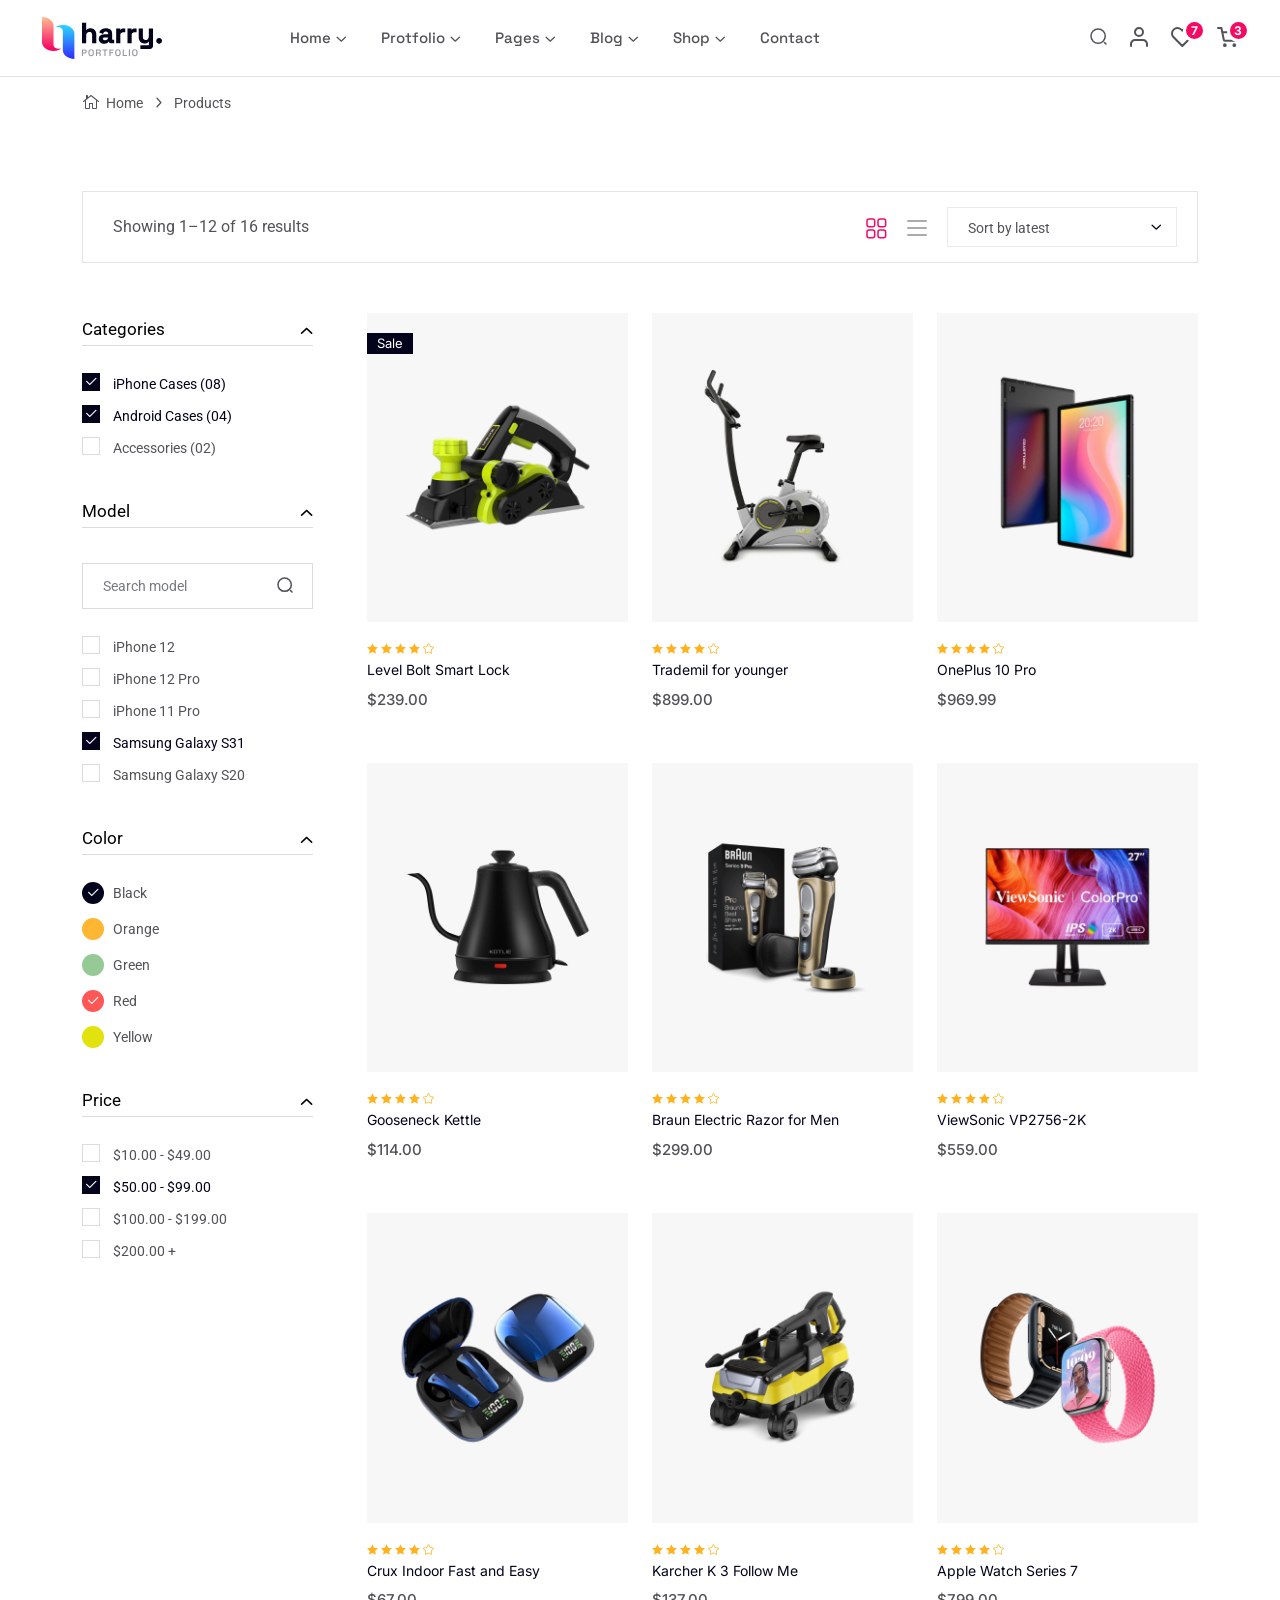
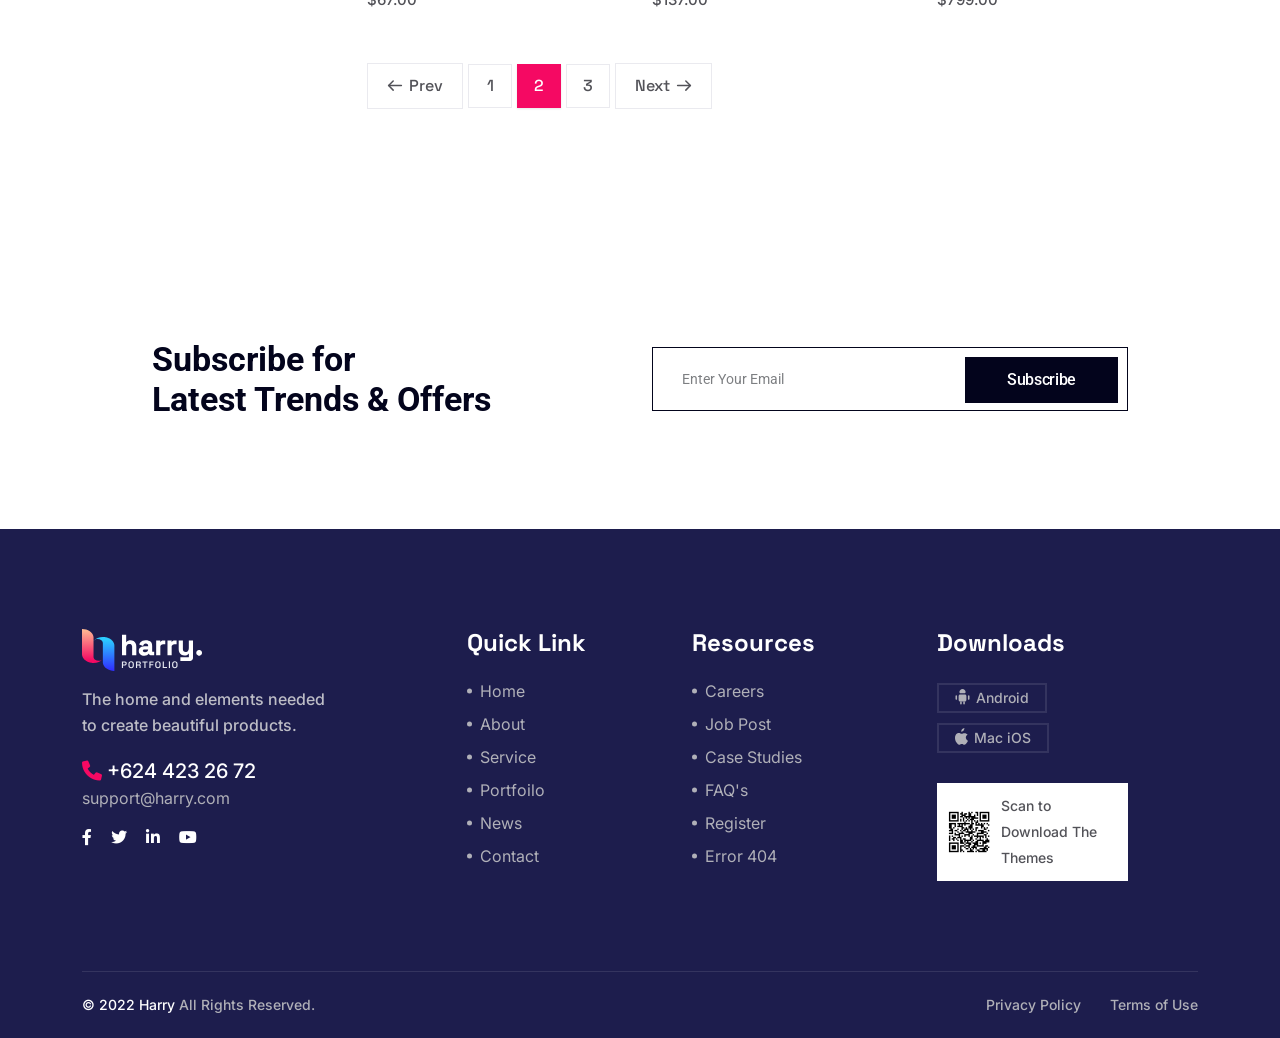
<file: shop.html>
<!doctype html>
<html class="no-js" lang="zxx">
   <head>
      <meta charset="utf-8">
      <meta http-equiv="x-ua-compatible" content="ie=edge">
      <title>Our Shop - Harry</title>
      <meta name="description" content="">
      <meta name="viewport" content="width=device-width, initial-scale=1">

      <!-- Place favicon.ico in the root directory -->
      <link rel="shortcut icon" type="image/x-icon" href="assets/img/logo/favicon.png">

      <!-- CSS here -->
      <link rel="stylesheet" href="assets/css/bootstrap.css">
      <link rel="stylesheet" href="assets/css/meanmenu.css">
      <link rel="stylesheet" href="assets/css/animate.css">
      <link rel="stylesheet" href="assets/css/swiper-bundle.css">
      <link rel="stylesheet" href="assets/css/slick.css">
      <link rel="stylesheet" href="assets/css/nouislider.css">
      <link rel="stylesheet" href="assets/css/backtotop.css">
      <link rel="stylesheet" href="assets/css/magnific-popup.css">
      <link rel="stylesheet" href="assets/css/nice-select.css">
      <link rel="stylesheet" href="assets/css/font-awesome-pro.css">
      <link rel="stylesheet" href="assets/css/elegant-icon.css">
      <link rel="stylesheet" href="assets/css/spacing.css">
      <link rel="stylesheet" href="assets/css/main.css">
   </head>
   <body>
      <!--[if lte IE 9]>
      <p class="browserupgrade">You are using an <strong>outdated</strong> browser. Please <a href="https://browsehappy.com/">upgrade your browser</a> to improve your experience and security.</p>
      <![endif]-->


      <!-- pre loader area start -->
      <div id="loading">
         <div id="loading-center">
            <div id="loading-center-absolute">
               <!-- loading content here -->
               <div class="preloader__content text-center">
                  <div class="preloader__logo">
                     <img src="assets/img/logo/logo-preloader.svg" alt="">
                  </div>
                  <div id="tp-loading-bar" class="preloader__bar">
                     <div id="tp-loading-line" class="preloader__bar-inner"></div>
                  </div>
                  <h3 class="preloader__title">harry</h3>
                  <div class="preloader__with-text ">
                     <div class="preloader__with-text-wrapper">
                         <span data-text-preloader="h" class="preloader__title-2">h</span>
                         <span data-text-preloader="a" class="preloader__title-2">a</span>
                         <span data-text-preloader="r" class="preloader__title-2">r</span>
                         <span data-text-preloader="r" class="preloader__title-2">r</span>
                         <span data-text-preloader="y" class="preloader__title-2">y</span>
                     </div>
                 </div>
                  <p class="preloader__loading">Loading</p>
               </div>
            </div>
         </div>  
      </div>
      <!-- pre loader area end -->

      <!-- back to top start -->
      <div class="back-to-top-wrapper">
         <button id="back_to_top" type="button" class="back-to-top-btn">
            <svg width="12" height="7" viewBox="0 0 12 7" fill="none" xmlns="http://www.w3.org/2000/svg">
               <path d="M11 6L6 1L1 6" stroke="currentColor" stroke-width="1.5" stroke-linecap="round" stroke-linejoin="round"/>
            </svg>               
         </button>
      </div>
      <!-- back to top end -->

      <!-- header area start -->
      <header>
         <div class="header__area">
            <div class="header__bottom-13 header__bottom-13-white header__padding-7 header__black-3 header__bottom-border-4 header__sticky" id="header-sticky">
               <div class="container-fluid">
                  <div class="mega-menu-wrapper p-relative">
                     <div class="row align-items-center">
                        <div class="col-xxl-1 col-xl-2 col-lg-4 col-md-4 col-sm-5 col-8">
                           <div class="logo">
                              <a href="index.html">
                                 <img src="assets/img/logo/logo-black.svg" alt="logo">
                              </a>
                           </div>
                        </div>
                        <div class="col-xxl-6 col-xl-7 d-none d-xl-block">
                           <div class="main-menu main-menu-13 pl-45 main-menu-ff-space">
                              <nav id="mobile-menu">
                                 <ul>
                                    <li class="has-dropdown">
                                       <a href="index.html">Home</a>
                                       <ul class="submenu">
                                          <li><a href="index.html">Main Demo</a></li>
                                          <li><a href="index-shop.html">Shop Demo</a></li>
                                       </ul>
                                    </li>
                                    <li class="has-dropdown">
                                       <a href="portfolio.html">Protfolio</a>
                                       <ul class="submenu">
                                          <li><a href="portfolio.html">Classic Style</a></li>
                                          <li><a href="portfolio-details-list.html">List With Details</a></li>
                                       </ul>
                                    </li>
                                    <li class="has-dropdown ">
                                       <a href="#">Pages</a>
                                       <ul class="submenu">
                                          <li><a href="portfolio.html">Portfoilo</a></li>
                                          <li><a href="portfolio-details-list.html">Portfoilo Details</a></li>
                                          <li><a href="about-me.html">About Me</a></li>
                                          <li><a href="cart.html">Cart</a></li>
                                          <li><a href="checkout.html">Checkout</a></li>
                                          <li><a href="services.html">Services</a></li>
                                          <li><a href="services-details.html">Service Details</a></li>
                                          <li><a href="404.html">404 Page</a></li>
                                       </ul>
                                    </li>
                                    <li class="has-dropdown">
                                       <a href="blog.html">Blog</a>
                                       <ul class="submenu">
                                          <li><a href="blog.html">Blog Standard</a></li>
                                          <li><a href="blog-details.html">Blog Details</a></li>
                                       </ul>
                                    </li>
                                    <li class="has-dropdown">
                                       <a href="shop.html">Shop</a>
                                       <ul class="submenu">
                                          <li><a href="shop.html">Shop</a></li>
                                          <li><a href="product-details.html">Product Details</a></li>
                                       </ul>
                                    </li>
                                    <li>
                                       <a href="contact.html">Contact</a>
                                    </li>
                                 </ul>
                              </nav>
                              <!-- for wp -->
                              <div class="header__hamburger ml-50 d-none">
                                 <button type="button" class="hamburger-btn offcanvas-open-btn">
                                    <span></span>
                                    <span></span>
                                    <span></span>
                                 </button>
                              </div>
                           </div>
                        </div>
                        <div class="col-xxl-5 col-xl-3 col-lg-8 col-md-8 col-sm-7 col-4">
                           <div class="header__bottom-right-13 d-flex justify-content-end align-items-center pl-30">
                              <div class="header__search-13">
                                 <form action="#">
                                    <div class="header__search-input-13 d-none d-xxl-block">
                                       <input type="text" placeholder="Search for products...">
                                       <button type="submit">
                                          <svg width="17" height="17" viewBox="0 0 17 17" fill="none" xmlns="http://www.w3.org/2000/svg">
                                             <path d="M8.12492 15.2498C12.0599 15.2498 15.2498 12.0599 15.2498 8.12492C15.2498 4.18994 12.0599 1 8.12492 1C4.18994 1 1 4.18994 1 8.12492C1 12.0599 4.18994 15.2498 8.12492 15.2498Z" stroke="currentColor" stroke-width="1.5" stroke-linecap="round" stroke-linejoin="round"/>
                                             <path d="M15.9999 16L14.4999 14.5" stroke="currentColor" stroke-width="1.5" stroke-linecap="round" stroke-linejoin="round"/>
                                          </svg>                                             
                                       </button>
                                    </div>
                                 </form>
                              </div>
                              <div class="header__action-13 d-none d-lg-block">
                                 <ul>
                                    <li class="d-xxl-none">
                                       <a href="javascript:void(0);" class="search-open-btn">
                                          <svg width="17" height="17" viewBox="0 0 17 17" fill="none" xmlns="http://www.w3.org/2000/svg">
                                             <path d="M8.12492 15.2498C12.0599 15.2498 15.2498 12.0599 15.2498 8.12492C15.2498 4.18994 12.0599 1 8.12492 1C4.18994 1 1 4.18994 1 8.12492C1 12.0599 4.18994 15.2498 8.12492 15.2498Z" stroke="currentColor" stroke-width="1.5" stroke-linecap="round" stroke-linejoin="round"/>
                                             <path d="M15.9999 16L14.4999 14.5" stroke="currentColor" stroke-width="1.5" stroke-linecap="round" stroke-linejoin="round"/>
                                          </svg>                                           
                                       </a>
                                    </li>
                                    <li>
                                       <a href="login.html">
                                          <svg width="18" height="20" viewBox="0 0 18 20" fill="none" xmlns="http://www.w3.org/2000/svg">
                                             <path d="M17.0001 19V17C17.0001 15.9391 16.5787 14.9217 15.8285 14.1716C15.0784 13.4214 14.061 13 13.0001 13H5.00012C3.93926 13 2.92184 13.4214 2.17169 14.1716C1.42155 14.9217 1.00012 15.9391 1.00012 17V19" stroke="currentColor" stroke-width="2" stroke-linecap="round" stroke-linejoin="round"/>
                                             <path d="M9.00012 9C11.2093 9 13.0001 7.20914 13.0001 5C13.0001 2.79086 11.2093 1 9.00012 1C6.79098 1 5.00012 2.79086 5.00012 5C5.00012 7.20914 6.79098 9 9.00012 9Z" stroke="currentColor" stroke-width="2" stroke-linecap="round" stroke-linejoin="round"/>
                                          </svg>                                           
                                       </a>
                                    </li>
                                    <li>
                                       <a href="wishlist.html">
                                          <svg width="23" height="20" viewBox="0 0 23 20" fill="none" xmlns="http://www.w3.org/2000/svg">
                                             <path d="M20.0461 2.59133C19.5419 2.08683 18.9431 1.68663 18.2842 1.41358C17.6252 1.14054 16.9189 1 16.2056 1C15.4923 1 14.786 1.14054 14.127 1.41358C13.468 1.68663 12.8693 2.08683 12.365 2.59133L11.3185 3.63785L10.272 2.59133C9.25342 1.57276 7.87194 1.00053 6.43146 1.00053C4.99098 1.00053 3.6095 1.57276 2.59092 2.59133C1.57235 3.6099 1.00012 4.99139 1.00012 6.43187C1.00012 7.87235 1.57235 9.25383 2.59092 10.2724L3.63745 11.3189L11.3185 19L18.9996 11.3189L20.0461 10.2724C20.5506 9.76814 20.9508 9.16942 21.2239 8.51045C21.4969 7.85148 21.6374 7.14517 21.6374 6.43187C21.6374 5.71857 21.4969 5.01225 21.2239 4.35328C20.9508 3.69431 20.5506 3.09559 20.0461 2.59133V2.59133Z" stroke="currentColor" stroke-width="2" stroke-linecap="round" stroke-linejoin="round"/>
                                          </svg> 
                                          <span class="tp-item-count">7</span>                                            
                                       </a>
                                    </li>
                                    <li>
                                       <button class="cartmini-open-btn">
                                          <svg width="21" height="20" viewBox="0 0 21 20" fill="none" xmlns="http://www.w3.org/2000/svg">
                                             <path d="M7.85739 19C8.33077 19 8.71453 18.6163 8.71453 18.1429C8.71453 17.6695 8.33077 17.2857 7.85739 17.2857C7.384 17.2857 7.00024 17.6695 7.00024 18.1429C7.00024 18.6163 7.384 19 7.85739 19Z" stroke="currentColor" stroke-width="2" stroke-linecap="round" stroke-linejoin="round"/>
                                             <path d="M17.286 19C17.7594 19 18.1431 18.6163 18.1431 18.1429C18.1431 17.6695 17.7594 17.2857 17.286 17.2857C16.8126 17.2857 16.4288 17.6695 16.4288 18.1429C16.4288 18.6163 16.8126 19 17.286 19Z" stroke="currentColor" stroke-width="2" stroke-linecap="round" stroke-linejoin="round"/>
                                             <path d="M1.00012 1H4.42869L6.72584 12.4771C6.80422 12.8718 7.0189 13.2263 7.3323 13.4785C7.64571 13.7308 8.03786 13.8649 8.44012 13.8571H16.7716C17.1738 13.8649 17.566 13.7308 17.8794 13.4785C18.1928 13.2263 18.4075 12.8718 18.4858 12.4771L19.8573 5.28571H5.28584" stroke="currentColor" stroke-width="2" stroke-linecap="round" stroke-linejoin="round"/>
                                          </svg>                                             
                                          <span class="tp-item-count">3</span>                                            
                                       </button>
                                    </li>
                                 </ul>
                              </div>
                              <div class="header__hamburger ml-30 d-xl-none">
                                 <button type="button" class="hamburger-btn hamburger-btn-black offcanvas-open-btn">
                                    <span></span>
                                    <span></span>
                                    <span></span>
                                 </button>
                              </div>
                           </div>
                        </div>
                     </div>
                  </div>
               </div>
            </div>
         </div>
      </header>
      <!-- header area end -->

      <!-- offcanvas area start -->
      <div class="offcanvas__area offcanvas__area-1">
         <div class="offcanvas__wrapper">
            <div class="offcanvas__shape">
               <img class="offcanvas__shape-1" src="assets/img/shape/offcanvas-shape-1.png" alt="">
            </div>
            <div class="offcanvas__close">
               <button class="offcanvas__close-btn offcanvas-close-btn">
                  <svg width="12" height="12" viewBox="0 0 12 12" fill="none" xmlns="http://www.w3.org/2000/svg">
                     <path d="M11 1L1 11" stroke="currentColor" stroke-width="1.5" stroke-linecap="round" stroke-linejoin="round"/>
                     <path d="M1 1L11 11" stroke="currentColor" stroke-width="1.5" stroke-linecap="round" stroke-linejoin="round"/>
                 </svg>
               </button>
            </div>
            <div class="offcanvas__content">
               <div class="offcanvas__top mb-70 d-flex justify-content-between align-items-center">
                  <div class="offcanvas__logo logo">
                     <a href="index.html">
                        <img src="assets/img/logo/logo-black.svg" alt="logo">
                     </a>
                  </div>
               </div>
               <div class="mobile-menu fix d-lg-none"></div>
               <div class="offcanvas__menu offcanvas__menu-ff-space d-none d-lg-block">
                  <nav>
                     <ul>
                        <li><a href="index.html">Home</a></li>
                        <li><a href="about.html">About</a></li>
                        <li><a href="services.html">Service</a></li>
                        <li><a href="blog-grid-2.html">Blog</a></li>
                        <li><a href="portfolio.html">Portfolio</a></li>
                        <li><a href="contact.html">Contact</a></li>
                     </ul>
                  </nav>
               </div>
               <div class="offcanvas__btn">
                  <a href="contact.html" class="tp-btn-offcanvas">Getting Started <i class="fa-regular fa-chevron-right"></i></a>
               </div>
               <div class="offcanvas__social">
                  <h3 class="offcanvas__social-title">Follow :</h3>
                  <a href="#"><i class="fab fa-facebook-f"></i></a>
                  <a href="#"><i class="fab fa-twitter"></i></a>
                  <a href="#"><i class="fab fa-youtube"></i></a>
                  <a href="#"><i class="fab fa-linkedin"></i></a>
               </div>
               <div class="offcanvas__contact">
                  <p class="offcanvas__contact-call"><a href="tel:+964-742-44-763">+964 742 44 763</a></p>
                  <p class="offcanvas__contact-mail"><a href="mailto:info@harry.com">info@harry.com</a></p>
               </div>
            </div>
         </div>
      </div>
      <div class="body-overlay"></div>
      <!-- offcanvas area end -->

      <!-- search popup start -->
      <div class="search__popup">
         <div class="container">
            <div class="row">
               <div class="col-xxl-12">
                  <div class="search__wrapper">
                     <div class="search__top d-flex justify-content-between align-items-center">
                        <div class="search__logo">
                           <a href="index.html">
                              <img src="assets/img/logo/logo.svg" alt="">
                           </a>
                        </div>
                        <div class="search__close">
                           <button type="button" class="search__close-btn search-close-btn">
                              <svg width="18" height="18" viewBox="0 0 18 18" fill="none" xmlns="http://www.w3.org/2000/svg">
                                 <path d="M17 1L1 17" stroke="currentColor" stroke-width="1.5" stroke-linecap="round" stroke-linejoin="round"/>
                                 <path d="M1 1L17 17" stroke="currentColor" stroke-width="1.5" stroke-linecap="round" stroke-linejoin="round"/>
                              </svg>                                 
                           </button>
                        </div>
                     </div>
                     <div class="search__form">
                        <form action="#">
                           <div class="search__input">
                              <input class="search-input-field" type="text" placeholder="Type here to search...">
                              <span class="search-focus-border"></span>
                              <button type="submit">
                                 <svg width="20" height="20" viewBox="0 0 20 20" fill="none" xmlns="http://www.w3.org/2000/svg">
                                    <path d="M9.55 18.1C14.272 18.1 18.1 14.272 18.1 9.55C18.1 4.82797 14.272 1 9.55 1C4.82797 1 1 4.82797 1 9.55C1 14.272 4.82797 18.1 9.55 18.1Z" stroke="currentColor" stroke-width="1.5" stroke-linecap="round" stroke-linejoin="round"/>
                                    <path d="M19.0002 19.0002L17.2002 17.2002" stroke="currentColor" stroke-width="1.5" stroke-linecap="round" stroke-linejoin="round"/>
                                 </svg> 
                              </button>
                           </div>
                        </form>
                     </div>
                  </div>
               </div>
            </div>
         </div>
      </div>
      <!-- search popup end -->
      
      <!-- cart mini area start -->
      <div class="cartmini__area">
         <div class="cartmini__wrapper d-flex justify-content-between flex-column">
            <div class="cartmini__top-wrapper ">
               <div class="cartmini__top p-relative">
                  <div class="cartmini__title">
                     <h4>Shopping cart</h4>
                  </div>
                  <div class="cartmini__close">
                     <button type="button" class="cartmini__close-btn cartmini-close-btn"><i class="fal fa-times"></i></button>
                  </div>
               </div>
               <div class="cartmini__widget">
                  <div class="cartmini__widget-item">
                     <div class="cartmini__thumb">
                        <a href="product-details.html">
                           <img src="assets/img/product/product-1.jpg" alt="">
                        </a>
                     </div>
                     <div class="cartmini__content">
                        <h5><a href="product-details.html">Level Bolt Smart Lock</a></h5>
                        <div class="cartmini__price-wrapper">
                           <span class="cartmini__price">$46.00</span>
                           <span class="cartmini__quantity">x2</span>
                        </div>
                     </div>
                     <button class="cartmini__del"><i class="fal fa-times"></i></button>
                  </div>
                  <div class="cartmini__widget-item">
                     <div class="cartmini__thumb">
                        <a href="product-details.html">
                           <img src="assets/img/product/product-2.jpg" alt="">
                        </a>
                     </div>
                     <div class="cartmini__content">
                        <h5><a href="product-details.html">Trademil for younger</a></h5>
                        <div class="cartmini__price-wrapper">
                           <span class="cartmini__price">$78.00</span>
                           <span class="cartmini__quantity">x1</span>
                        </div>
                     </div>
                     <button class="cartmini__del"><i class="fal fa-times"></i></button>
                  </div>
                  <div class="cartmini__widget-item">
                     <div class="cartmini__thumb">
                        <a href="product-details.html">
                           <img src="assets/img/product/product-3.jpg" alt="">
                        </a>
                     </div>
                     <div class="cartmini__content">
                        <h5><a href="product-details.html">ViewSonic VP2756-2K</a></h5>
                        <div class="cartmini__price-wrapper">
                           <span class="cartmini__price">$98.00</span>
                           <span class="cartmini__quantity">x3</span>
                        </div>
                     </div>
                     <button class="cartmini__del"><i class="fal fa-times"></i></button>
                  </div>
               </div>
               <!-- for wp -->
               <!-- if no item in cart -->
               <div class="cartmini__empty text-center d-none">
                  <img src="assets/img/product/cartmini/empty-cart.png" alt="">
                  <p>Your Cart is empty</p>
                  <a href="shop.html" class="tp-btn">Go to Shop</a>
               </div>
            </div>
            <div class="cartmini__checkout">
               <div class="cartmini__checkout-title mb-30">
                  <h4>Subtotal:</h4>
                  <span>$113.00</span>
               </div>
               <div class="cartmini__checkout-btn">
                  <a href="cart.html" class="tp-btn mb-10 w-100"> <span></span> view cart</a>
                  <a href="checkout.html" class="tp-btn-border w-100"> <span></span> checkout</a>
               </div>
            </div>
         </div>
      </div>
      <!-- cart mini area end -->

      <!-- newsletter popup area start -->
      <div class="newsletter__area newsletter__area-3 newsletter-popup">
         <div class="newsletter__wrapper newsletter__wrapper-3">
            <div class="newsletter__close newsletter__close-3">
               <button type="button" class="newsletter__close-btn newsletter__close-btn-3 newsletter-close-btn">
                  <svg width="18" height="18" viewBox="0 0 18 18" fill="none" xmlns="http://www.w3.org/2000/svg">
                     <path d="M17 1L1 17" stroke="currentColor" stroke-width="1.5" stroke-linecap="round" stroke-linejoin="round"/>
                     <path d="M1 1L17 17" stroke="currentColor" stroke-width="1.5" stroke-linecap="round" stroke-linejoin="round"/>
                  </svg>                     
               </button>
            </div>
            <div class="newsletter__thumb newsletter__thumb-3 include-bg" data-background="assets/img/newsletter/newsletter-3.jpg"></div>
            <span class="newsletter__title-pre">Harry Discount</span>
            <h3 class="newsletter__title-3">Get 16% off</h3>
            <p>Subscribe now and receive a discount on <br> your first order</p>

            <form action="#">
               <div class="newsletter__input newsletter__input-2 newsletter__input-3">
                  <input type="email" placeholder="Your email address">
                  <button type="button">Submit 
                     <svg width="16" height="13" viewBox="0 0 16 13" fill="none" xmlns="http://www.w3.org/2000/svg">
                        <path d="M2.4 1H13.6C14.37 1 15 1.63 15 2.4V10.8C15 11.57 14.37 12.2 13.6 12.2H2.4C1.63 12.2 1 11.57 1 10.8V2.4C1 1.63 1.63 1 2.4 1Z" stroke="currentColor" stroke-width="1.5" stroke-linecap="round" stroke-linejoin="round"/>
                        <path d="M15 2.39999L8 7.29999L1 2.39999" stroke="currentColor" stroke-width="1.5" stroke-linecap="round" stroke-linejoin="round"/>
                     </svg>
                  </button>
               </div>
            </form>
            <div class="newsletter__proposal">
               <p><a href="register.html">Signup</a> for Exclusive Updates</p>
            </div>
            <div class="newsletter__social">
               <a href="#"><i class="fa-brands fa-facebook-f"></i></a>
               <a href="#"><i class="fa-brands fa-twitter"></i></a>
               <a href="#"><i class="fa-brands fa-linkedin-in"></i></a>
               <a href="#"><i class="fa-brands fa-youtube"></i></a>
            </div>
         </div>
      </div>
      <div class="newsletter-overlay"></div>
      <!-- newsletter popup area end -->

      <main>

         <!-- breadcrumb area start -->
         <section class="breadcrumb__area breadcrumb__style-9 pt-13 pb-55 include-bg">
            <div class="container">
               <div class="row">
                  <div class="col-xxl-7">
                     <div class="breadcrumb__content p-relative z-index-1">
                        <div class="breadcrumb__list has-icon">
                           <span class="breadcrumb-icon">
                              <svg width="18" height="15" viewBox="0 0 18 15" fill="none" xmlns="http://www.w3.org/2000/svg">
                                 <path d="M1.8125 7.90625L3 6.9375V14C3 14.2708 3.09375 14.5 3.28125 14.6875C3.48958 14.8958 3.72917 15 4 15H7C7.27083 15 7.5 14.8958 7.6875 14.6875C7.89583 14.5 8 14.2708 8 14V10H10V14C10 14.2708 10.0938 14.5 10.2812 14.6875C10.4896 14.8958 10.7292 15 11 15H14C14.2708 15 14.5 14.8958 14.6875 14.6875C14.8958 14.5 15 14.2708 15 14V6.9375L16.1875 7.90625C16.2708 7.96875 16.375 8 16.5 8C16.6667 8 16.8021 7.9375 16.9062 7.8125C17.0938 7.54167 17.0625 7.30208 16.8125 7.09375L9.3125 1.09375C9.10417 0.947917 8.89583 0.947917 8.6875 1.09375L6 3.25V2C6 1.72917 5.89583 1.5 5.6875 1.3125C5.5 1.10417 5.27083 1 5 1C4.72917 1 4.48958 1.10417 4.28125 1.3125C4.09375 1.5 4 1.72917 4 2V4.84375L1.1875 7.09375C0.9375 7.30208 0.90625 7.54167 1.09375 7.8125C1.30208 8.0625 1.54167 8.09375 1.8125 7.90625ZM9 2.125L14 6.125V14H11V9H7V14H4V6.15625L9 2.125Z" fill="currentColor"/>
                              </svg>                                 
                           </span>
                           <span><a href="#">Home</a></span>
                           <span class="dvdr"><i class="fa-regular fa-angle-right"></i></span>
                           <span>Products</span>
                        </div>
                     </div>
                  </div>
               </div>
            </div>
         </section>
         <!-- breadcrumb area end -->

         <!-- shop area start -->
         <section class="shop__area pb-60">
            <div class="container">
               <div class="shop__top mb-50">
                  <div class="row align-items-center">
                     <div class="col-lg-6 col-md-5">
                        <div class="shop__result">
                           <p>Showing 1–12 of 16 results</p>
                        </div>
                     </div>
                     <div class="col-lg-6 col-md-7">
                        <div class="shop__sort d-flex flex-wrap justify-content-md-end align-items-center">
                           <div class="shop__sort-item">
                              <div class="shop__sort-tab tp-tab">
                                 <nav>
                                    <div class="nav nav-tabs" id="nav-tab" role="tablist">
                                      <button class="nav-link active" id="nav-grid-tab" data-bs-toggle="tab" data-bs-target="#nav-grid" type="button" role="tab" aria-controls="nav-grid" aria-selected="true">
                                       <svg width="21" height="21" viewBox="0 0 21 21" fill="none" xmlns="http://www.w3.org/2000/svg">
                                          <path d="M19.65 6.868V2.782C19.65 1.513 19.074 1 17.643 1H14.007C12.576 1 12 1.513 12 2.782V6.859C12 8.137 12.576 8.641 14.007 8.641H17.643C19.074 8.65 19.65 8.137 19.65 6.868Z" stroke="currentColor" stroke-width="1.5" stroke-linecap="round" stroke-linejoin="round"/>
                                          <path d="M19.65 17.643V14.007C19.65 12.576 19.074 12 17.643 12H14.007C12.576 12 12 12.576 12 14.007V17.643C12 19.074 12.576 19.65 14.007 19.65H17.643C19.074 19.65 19.65 19.074 19.65 17.643Z" stroke="currentColor" stroke-width="1.5" stroke-linecap="round" stroke-linejoin="round"/>
                                          <path d="M8.65 6.868V2.782C8.65 1.513 8.074 1 6.643 1H3.007C1.576 1 1 1.513 1 2.782V6.859C1 8.137 1.576 8.641 3.007 8.641H6.643C8.074 8.65 8.65 8.137 8.65 6.868Z" stroke="currentColor" stroke-width="1.5" stroke-linecap="round" stroke-linejoin="round"/>
                                          <path d="M8.65 17.643V14.007C8.65 12.576 8.074 12 6.643 12H3.007C1.576 12 1 12.576 1 14.007V17.643C1 19.074 1.576 19.65 3.007 19.65H6.643C8.074 19.65 8.65 19.074 8.65 17.643Z" stroke="currentColor" stroke-width="1.5" stroke-linecap="round" stroke-linejoin="round"/>
                                       </svg>                                          
                                      </button>
                                      <button class="nav-link" id="nav-list-tab" data-bs-toggle="tab" data-bs-target="#nav-list" type="button" role="tab" aria-controls="nav-list" aria-selected="false">
                                          <svg width="20" height="16" viewBox="0 0 20 16" fill="none" xmlns="http://www.w3.org/2000/svg">
                                             <path d="M1 1H19" stroke="currentColor" stroke-width="2" stroke-linecap="round" stroke-linejoin="round"/>
                                             <path d="M1 8H19" stroke="currentColor" stroke-width="2" stroke-linecap="round" stroke-linejoin="round"/>
                                             <path d="M1 15H19" stroke="currentColor" stroke-width="2" stroke-linecap="round" stroke-linejoin="round"/>
                                          </svg>                                          
                                      </button>
                                    </div>
                                  </nav>                                  
                              </div>
                           </div>
                           <div class="shop__sort-item">
                              <div class="shop__sort-select">
                                 <select>
                                    <option>Sort by latest</option>
                                    <option>Sort by best selling</option>
                                    <option>Sort by top week</option>
                                 </select>
                              </div>
                           </div>
                        </div>
                     </div>
                  </div>
               </div>
               <div class="shop__main">
                  <div class="row">
                     <div class="col-lg-3">
                        <!-- if sidebar on left add class on-left -->
                        <!-- if sidebar on right add class on-right -->
                        <div class="shop__sidebar on-left">
                           <div class="shop__widget tp-accordion">
                              <div class="accordion" id="shop_category">
                                 <div class="accordion-item">
                                   <h2 class="accordion-header" id="category__widget">
                                     <button class="accordion-button" type="button" data-bs-toggle="collapse" data-bs-target="#cagetory_widget_collapse" aria-expanded="true" aria-controls="cagetory_widget_collapse">
                                       Categories
                                     </button>
                                   </h2>
                                   <div id="cagetory_widget_collapse" class="accordion-collapse collapse show" aria-labelledby="category__widget" data-bs-parent="#shop_category">
                                     <div class="accordion-body">
                                       <div class="shop__widget-list">
                                          <div class="shop__widget-list-item">
                                             <input type="checkbox" id="iphone" checked>
                                             <label for="iphone">iPhone Cases (08)</label>
                                          </div>
                                          <div class="shop__widget-list-item">
                                             <input type="checkbox" id="android" checked>
                                             <label for="android">Android Cases (04)</label>
                                          </div>
                                          <div class="shop__widget-list-item">
                                             <input type="checkbox" id="accessories">
                                             <label for="accessories">Accessories (02)</label>
                                          </div>
                                       </div>
                                     </div>
                                   </div>
                                 </div>
                               </div>
                           </div>
                           <div class="shop__widget tp-accordion">
                              <div class="accordion" id="shop_model">
                                 <div class="accordion-item">
                                   <h2 class="accordion-header" id="model__widget">
                                     <button class="accordion-button" type="button" data-bs-toggle="collapse" data-bs-target="#model_widget_collapse" aria-expanded="true" aria-controls="model_widget_collapse">
                                       Model
                                     </button>
                                   </h2>
                                   <div id="model_widget_collapse" class="accordion-collapse collapse show" aria-labelledby="model__widget" data-bs-parent="#shop_model">
                                     <div class="accordion-body">
                                       <div class="shop__widget-search pt-10 pb-25">
                                          <form action="#">
                                             <div class="shop__widget-search-input">
                                                <input type="text" placeholder="Search model">
                                                <button type="submit">
                                                   <svg width="16" height="16" viewBox="0 0 16 16" fill="none" xmlns="http://www.w3.org/2000/svg">
                                                      <path d="M7.64993 14.2999C11.3226 14.2999 14.2999 11.3226 14.2999 7.64993C14.2999 3.97727 11.3226 1 7.64993 1C3.97727 1 1 3.97727 1 7.64993C1 11.3226 3.97727 14.2999 7.64993 14.2999Z" stroke="currentColor" stroke-width="1.5" stroke-linecap="round" stroke-linejoin="round"/>
                                                      <path d="M15.0001 15L13.6001 13.6" stroke="currentColor" stroke-width="1.5" stroke-linecap="round" stroke-linejoin="round"/>
                                                   </svg>                                          
                                                </button>
                                             </div>
                                          </form>
                                       </div>
                                       <div class="shop__widget-list">
                                          <div class="shop__widget-list-item">
                                             <input type="checkbox" id="iphone_12" >
                                             <label for="iphone_12">iPhone 12</label>
                                          </div>
                                          <div class="shop__widget-list-item">
                                             <input type="checkbox" id="iphone_12_pro" >
                                             <label for="iphone_12_pro">iPhone 12 Pro</label>
                                          </div>
                                          <div class="shop__widget-list-item">
                                             <input type="checkbox" id="iphone_11_pro">
                                             <label for="iphone_11_pro">iPhone 11 Pro</label>
                                          </div>
                                          <div class="shop__widget-list-item">
                                             <input type="checkbox" id="samsung" checked>
                                             <label for="samsung">Samsung Galaxy S31</label>
                                          </div>
                                          <div class="shop__widget-list-item">
                                             <input type="checkbox" id="samsung_s20">
                                             <label for="samsung_s20">Samsung Galaxy S20</label>
                                          </div>
                                       </div>
                                     </div>
                                   </div>
                                 </div>
                               </div>
                           </div>
                           <div class="shop__widget tp-accordion">
                              <div class="accordion" id="shop_color">
                                 <div class="accordion-item">
                                   <h2 class="accordion-header" id="color__widget">
                                     <button class="accordion-button" type="button" data-bs-toggle="collapse" data-bs-target="#color_widget_collapse" aria-expanded="true" aria-controls="color_widget_collapse">
                                       Color
                                     </button>
                                   </h2>
                                   <div id="color_widget_collapse" class="accordion-collapse collapse show" aria-labelledby="color__widget" data-bs-parent="#shop_color">
                                     <div class="accordion-body">
                                       <div class="shop__widget-list">
                                          <div class="shop__widget-list-item-2">
                                             <input type="checkbox" id="c-black" checked>
                                             <label for="c-black">Black</label>
                                          </div>
                                          <div class="shop__widget-list-item-2 has-orange">
                                             <input type="checkbox" id="c-orange" >
                                             <label for="c-orange">Orange</label>
                                          </div>
                                          <div class="shop__widget-list-item-2 has-green">
                                             <input type="checkbox" id="c-green" >
                                             <label for="c-green">Green</label>
                                          </div>
                                          <div class="shop__widget-list-item-2 has-red">
                                             <input type="checkbox" id="c-red" checked>
                                             <label for="c-red">Red</label>
                                          </div>
                                          <div class="shop__widget-list-item-2 has-yellow">
                                             <input type="checkbox" id="c-yellow" >
                                             <label for="c-yellow">Yellow</label>
                                          </div>
                                       </div>
                                     </div>
                                   </div>
                                 </div>
                               </div>
                           </div>
                           <div class="shop__widget tp-accordion">
                              <div class="accordion" id="shop_price">
                                 <div class="accordion-item">
                                   <h2 class="accordion-header" id="price__widget">
                                     <button class="accordion-button" type="button" data-bs-toggle="collapse" data-bs-target="#price_widget_collapse" aria-expanded="true" aria-controls="price_widget_collapse">
                                       Price
                                     </button>
                                   </h2>
                                   <div id="price_widget_collapse" class="accordion-collapse collapse show" aria-labelledby="price__widget" data-bs-parent="#shop_price">
                                     <div class="accordion-body">
                                       <div class="shop__widget-list">
                                          <div class="shop__widget-list-item">
                                             <input type="checkbox" id="higher">
                                             <label for="higher">$10.00 - $49.00</label>
                                          </div>
                                          <div class="shop__widget-list-item">
                                             <input type="checkbox" id="high" checked>
                                             <label for="high">$50.00 - $99.00</label>
                                          </div>
                                          <div class="shop__widget-list-item">
                                             <input type="checkbox" id="medium">
                                             <label for="medium">$100.00 - $199.00</label>
                                          </div>
                                          <div class="shop__widget-list-item">
                                             <input type="checkbox" id="low">
                                             <label for="low">$200.00 +</label>
                                          </div>
                                       </div>
                                     </div>
                                   </div>
                                 </div>
                               </div>
                           </div>
                        </div>
                     </div>
                     <div class="col-lg-9 order-first order-lg-last">
                        <div class="shop__tab-content mb-40">
                           <div class="tab-content" id="shop_tab_content">
                              <div class="tab-pane fade show active" id="nav-grid" role="tabpanel" aria-labelledby="nav-grid-tab">
                                 <!-- shop grid -->
                                 <div class="row">
                                    <div class="col-xl-4 col-lg-4 col-md-4 col-sm-6">
                                       <div class="product__item p-relative transition-3 mb-50">
                                          <div class="product__thumb w-img p-relative fix">
                                             <a href="product-details.html">
                                                <img src="assets/img/product/product-1.jpg" alt="">
                                             </a>
               
                                             <div class="product__badge d-flex flex-column flex-wrap">
                                                <span class="product__badge-item">sale</span>
                                             </div>
               
                                             <div class="product__action d-flex flex-column flex-wrap">
                                                <button type="button" class="product-action-btn">
                                                   <svg width="18" height="18" viewBox="0 0 18 18" fill="none" xmlns="http://www.w3.org/2000/svg">
                                                      <path fill-rule="evenodd" clip-rule="evenodd" d="M1.60361 7.98635C2.83627 11.8048 7.70625 14.8923 9.00046 15.6565C10.2991 14.8844 15.2042 11.7628 16.3973 7.98985C17.1807 5.55102 16.4536 2.46177 13.5645 1.53473C12.1648 1.08741 10.5321 1.35966 9.4049 2.22804C9.16927 2.40837 8.8422 2.41187 8.60481 2.23329C7.41084 1.33952 5.85111 1.07778 4.42941 1.53473C1.5447 2.4609 0.82023 5.55014 1.60361 7.98635ZM9.00138 17.0711C8.89236 17.0711 8.78421 17.0448 8.68574 16.9914C8.41055 16.8417 1.92808 13.2841 0.348132 8.3872C0.347252 8.3872 0.347252 8.38633 0.347252 8.38633C-0.644504 5.30321 0.459792 1.42874 4.02502 0.284605C5.69904 -0.254635 7.52342 -0.0174044 8.99874 0.909632C10.4283 0.00973263 12.3275 -0.238878 13.9681 0.284605C17.5368 1.43049 18.6446 5.30408 17.6538 8.38633C16.1248 13.2272 9.59485 16.8382 9.3179 16.9896C9.21943 17.0439 9.1104 17.0711 9.00138 17.0711Z" fill="currentColor"/>
                                                      <path fill-rule="evenodd" clip-rule="evenodd" d="M14.2027 6.67485C13.8625 6.67485 13.5741 6.41486 13.546 6.07171C13.4879 5.35214 13.0044 4.74462 12.3159 4.52315C11.9686 4.4111 11.7787 4.04081 11.8904 3.69678C12.0038 3.35188 12.3722 3.16454 12.7204 3.27309C13.9187 3.65914 14.7584 4.71573 14.8613 5.96491C14.8903 6.32645 14.6204 6.64334 14.2572 6.67222C14.2388 6.67398 14.2212 6.67485 14.2027 6.67485Z" fill="currentColor"/>
                                                   </svg>                                       
                                                   <span class="product-action-tooltip">Add To Wishlist</span>
                                                </button>
                                                <button type="button" class="product-action-btn" data-bs-toggle="modal" data-bs-target="#productModal">
                                                   <svg width="19" height="16" viewBox="0 0 19 16" fill="none" xmlns="http://www.w3.org/2000/svg">
                                                      <path d="M9.49943 5.34978C8.23592 5.34978 7.20896 6.37595 7.20896 7.63732C7.20896 8.89774 8.23592 9.92296 9.49943 9.92296C10.7629 9.92296 11.7908 8.89774 11.7908 7.63732C11.7908 6.37595 10.7629 5.34978 9.49943 5.34978M9.49941 11.3456C7.45025 11.3456 5.78394 9.68213 5.78394 7.63738C5.78394 5.59169 7.45025 3.92725 9.49941 3.92725C11.5486 3.92725 13.2158 5.59169 13.2158 7.63738C13.2158 9.68213 11.5486 11.3456 9.49941 11.3456" fill="currentColor"/>
                                                      
                                                      <path d="M1.49145 7.63683C3.25846 11.5338 6.23484 13.8507 9.50001 13.8517C12.7652 13.8507 15.7416 11.5338 17.5086 7.63683C15.7416 3.7408 12.7652 1.42386 9.50001 1.42291C6.23579 1.42386 3.25846 3.7408 1.49145 7.63683V7.63683ZM9.50173 15.2742H9.49793H9.49698C5.56775 15.2714 2.03943 12.5219 0.0577129 7.91746C-0.0192376 7.73822 -0.0192376 7.53526 0.0577129 7.35601C2.03943 2.75248 5.5687 0.00306822 9.49698 0.000223018C9.49888 -0.000725381 9.49888 -0.000725381 9.49983 0.000223018C9.50173 -0.000725381 9.50173 -0.000725381 9.50268 0.000223018C13.4319 0.00306822 16.9602 2.75248 18.942 7.35601C19.0199 7.53526 19.0199 7.73822 18.942 7.91746C16.9612 12.5219 13.4319 15.2714 9.50268 15.2742H9.50173Z" fill="currentColor"/>
                                                     
                                                      </svg>
                                                      
                                                   <span class="product-action-tooltip">Quick view</span>
                                                </button>
                                                <button type="button" class="product-action-btn">
                                                   <svg width="15" height="15" viewBox="0 0 15 15" fill="none" xmlns="http://www.w3.org/2000/svg">
                                                      <path d="M11.4144 6.16828L14 3.58412L11.4144 1" stroke="currentColor" stroke-width="1.5" stroke-linecap="round" stroke-linejoin="round"/>
                                                      <path d="M1.48883 3.58386L14 3.58386" stroke="currentColor" stroke-width="1.5" stroke-linecap="round" stroke-linejoin="round"/>
                                                      <path d="M4.07452 8.32166L1.4889 10.9058L4.07452 13.4899" stroke="currentColor" stroke-width="1.5" stroke-linecap="round" stroke-linejoin="round"/>
                                                      <path d="M14 10.906H1.48883" stroke="currentColor" stroke-width="1.5" stroke-linecap="round" stroke-linejoin="round"/>
                                                   </svg>                                       
                                                   <span class="product-action-tooltip">Add To Compare</span>
                                                </button>
                                             </div>
                                             <div class="product__add transition-3">
                                                <button type="button" class="product-add-cart-btn w-100">
                                                   <svg width="18" height="18" viewBox="0 0 18 18" fill="none" xmlns="http://www.w3.org/2000/svg">
                                                      <path fill-rule="evenodd" clip-rule="evenodd" d="M3.54431 4.80484L4.08701 11.2487C4.12661 11.7447 4.53251 12.1167 5.02841 12.1167H5.03201H14.8519H14.8537C15.3227 12.1167 15.7232 11.7681 15.7898 11.3053L16.6448 5.41221C16.6646 5.27205 16.6295 5.13189 16.544 5.01868C16.4594 4.90457 16.3352 4.8309 16.1948 4.81113C16.0067 4.81832 8.20092 4.80754 3.54431 4.80484ZM5.02647 13.4642C3.84117 13.4642 2.83766 12.5405 2.74136 11.359L1.91696 1.57098L0.560653 1.33738C0.192551 1.27269 -0.0531497 0.924974 0.00985058 0.557495C0.0746508 0.190017 0.430152 -0.0489788 0.790154 0.00852392L2.66216 0.331977C2.96366 0.384987 3.19316 0.634765 3.21926 0.940248L3.43076 3.45689C16.2792 3.46228 16.3206 3.46857 16.3827 3.47576C16.884 3.54854 17.325 3.80999 17.6256 4.21251C17.9262 4.61413 18.0522 5.1092 17.9802 5.60516L17.1261 11.4974C16.965 12.6187 15.9894 13.4642 14.8554 13.4642H14.8509H5.03367H5.02647Z" fill="currentColor"/>
                                                      <path fill-rule="evenodd" clip-rule="evenodd" d="M13.4079 8.12567H10.9131C10.5396 8.12567 10.2381 7.82379 10.2381 7.45181C10.2381 7.07984 10.5396 6.77795 10.9131 6.77795H13.4079C13.7805 6.77795 14.0829 7.07984 14.0829 7.45181C14.0829 7.82379 13.7805 8.12567 13.4079 8.12567Z" fill="currentColor"/>
                                                      <path fill-rule="evenodd" clip-rule="evenodd" d="M4.63943 15.9048C4.91033 15.9048 5.12903 16.1235 5.12903 16.3944C5.12903 16.6653 4.91033 16.8849 4.63943 16.8849C4.36763 16.8849 4.14893 16.6653 4.14893 16.3944C4.14893 16.1235 4.36763 15.9048 4.63943 15.9048Z" fill="currentColor"/>
                                                      <path fill-rule="evenodd" clip-rule="evenodd" d="M4.63859 16.2097C4.53689 16.2097 4.45409 16.2925 4.45409 16.3942C4.45409 16.5985 4.82399 16.5985 4.82399 16.3942C4.82399 16.2925 4.74029 16.2097 4.63859 16.2097ZM4.6386 17.5569C3.996 17.5569 3.474 17.0349 3.474 16.3933C3.474 15.7518 3.996 15.2307 4.6386 15.2307C5.28121 15.2307 5.80411 15.7518 5.80411 16.3933C5.80411 17.0349 5.28121 17.5569 4.6386 17.5569Z" fill="currentColor"/>
                                                      <path fill-rule="evenodd" clip-rule="evenodd" d="M14.7918 15.9048C15.0627 15.9048 15.2823 16.1235 15.2823 16.3944C15.2823 16.6653 15.0627 16.8849 14.7918 16.8849C14.52 16.8849 14.3013 16.6653 14.3013 16.3944C14.3013 16.1235 14.52 15.9048 14.7918 15.9048Z" fill="currentColor"/>
                                                      <path fill-rule="evenodd" clip-rule="evenodd" d="M14.7906 16.2098C14.6898 16.2098 14.607 16.2926 14.607 16.3943C14.6079 16.6004 14.9769 16.5986 14.976 16.3943C14.976 16.2926 14.8923 16.2098 14.7906 16.2098ZM14.7909 17.5569C14.1483 17.5569 13.6263 17.0349 13.6263 16.3933C13.6263 15.7518 14.1483 15.2307 14.7909 15.2307C15.4344 15.2307 15.9573 15.7518 15.9573 16.3933C15.9573 17.0349 15.4344 17.5569 14.7909 17.5569Z" fill="currentColor"/>
                                                   </svg>
                                                   Add to Cart
                                                </button>
                                             </div>
                                          </div>
                                          <div class="product__content">
                                             <div class="product__rating d-flex">
                                                <span>
                                                   <i class="icon_star"></i>
                                                </span>
                                                <span>
                                                   <i class="icon_star"></i>
                                                </span>
                                                <span>
                                                   <i class="icon_star"></i>
                                                </span>
                                                <span>
                                                   <i class="icon_star"></i>
                                                </span>
                                                <span>
                                                   <i class="icon_star_alt"></i>
                                                </span>
                                             </div>
                                             <h3 class="product__title">
                                                <a href="product-details.html">Level Bolt Smart Lock</a>
                                             </h3>
                                             <div class="product__price">
                                                <span class="product__ammount">$239.00</span>
                                             </div>
                                          </div>
                                       </div>
                                    </div>
                                    <div class="col-xl-4 col-lg-4 col-md-4 col-sm-6">
                                       <div class="product__item p-relative transition-3 mb-50">
                                          <div class="product__thumb w-img p-relative fix">
                                             <a href="product-details.html">
                                                <img src="assets/img/product/product-2.jpg" alt="">
                                             </a>
               
                                             <div class="product__action d-flex flex-column flex-wrap">
                                                <button type="button" class="product-action-btn">
                                                   <svg width="18" height="18" viewBox="0 0 18 18" fill="none" xmlns="http://www.w3.org/2000/svg">
                                                      <path fill-rule="evenodd" clip-rule="evenodd" d="M1.60361 7.98635C2.83627 11.8048 7.70625 14.8923 9.00046 15.6565C10.2991 14.8844 15.2042 11.7628 16.3973 7.98985C17.1807 5.55102 16.4536 2.46177 13.5645 1.53473C12.1648 1.08741 10.5321 1.35966 9.4049 2.22804C9.16927 2.40837 8.8422 2.41187 8.60481 2.23329C7.41084 1.33952 5.85111 1.07778 4.42941 1.53473C1.5447 2.4609 0.82023 5.55014 1.60361 7.98635ZM9.00138 17.0711C8.89236 17.0711 8.78421 17.0448 8.68574 16.9914C8.41055 16.8417 1.92808 13.2841 0.348132 8.3872C0.347252 8.3872 0.347252 8.38633 0.347252 8.38633C-0.644504 5.30321 0.459792 1.42874 4.02502 0.284605C5.69904 -0.254635 7.52342 -0.0174044 8.99874 0.909632C10.4283 0.00973263 12.3275 -0.238878 13.9681 0.284605C17.5368 1.43049 18.6446 5.30408 17.6538 8.38633C16.1248 13.2272 9.59485 16.8382 9.3179 16.9896C9.21943 17.0439 9.1104 17.0711 9.00138 17.0711Z" fill="currentColor"/>
                                                      <path fill-rule="evenodd" clip-rule="evenodd" d="M14.2027 6.67485C13.8625 6.67485 13.5741 6.41486 13.546 6.07171C13.4879 5.35214 13.0044 4.74462 12.3159 4.52315C11.9686 4.4111 11.7787 4.04081 11.8904 3.69678C12.0038 3.35188 12.3722 3.16454 12.7204 3.27309C13.9187 3.65914 14.7584 4.71573 14.8613 5.96491C14.8903 6.32645 14.6204 6.64334 14.2572 6.67222C14.2388 6.67398 14.2212 6.67485 14.2027 6.67485Z" fill="currentColor"/>
                                                   </svg>                                       
                                                   <span class="product-action-tooltip">Add To Wishlist</span>
                                                </button>
                                                <button type="button" class="product-action-btn" data-bs-toggle="modal" data-bs-target="#productModal">
                                                   <svg width="19" height="16" viewBox="0 0 19 16" fill="none" xmlns="http://www.w3.org/2000/svg">
                                                      <path d="M9.49943 5.34978C8.23592 5.34978 7.20896 6.37595 7.20896 7.63732C7.20896 8.89774 8.23592 9.92296 9.49943 9.92296C10.7629 9.92296 11.7908 8.89774 11.7908 7.63732C11.7908 6.37595 10.7629 5.34978 9.49943 5.34978M9.49941 11.3456C7.45025 11.3456 5.78394 9.68213 5.78394 7.63738C5.78394 5.59169 7.45025 3.92725 9.49941 3.92725C11.5486 3.92725 13.2158 5.59169 13.2158 7.63738C13.2158 9.68213 11.5486 11.3456 9.49941 11.3456" fill="currentColor"/>
                                                      
                                                      <path d="M1.49145 7.63683C3.25846 11.5338 6.23484 13.8507 9.50001 13.8517C12.7652 13.8507 15.7416 11.5338 17.5086 7.63683C15.7416 3.7408 12.7652 1.42386 9.50001 1.42291C6.23579 1.42386 3.25846 3.7408 1.49145 7.63683V7.63683ZM9.50173 15.2742H9.49793H9.49698C5.56775 15.2714 2.03943 12.5219 0.0577129 7.91746C-0.0192376 7.73822 -0.0192376 7.53526 0.0577129 7.35601C2.03943 2.75248 5.5687 0.00306822 9.49698 0.000223018C9.49888 -0.000725381 9.49888 -0.000725381 9.49983 0.000223018C9.50173 -0.000725381 9.50173 -0.000725381 9.50268 0.000223018C13.4319 0.00306822 16.9602 2.75248 18.942 7.35601C19.0199 7.53526 19.0199 7.73822 18.942 7.91746C16.9612 12.5219 13.4319 15.2714 9.50268 15.2742H9.50173Z" fill="currentColor"/>
                                                   
                                                      </svg>
                                                      
                                                   <span class="product-action-tooltip">Quick view</span>
                                                </button>
                                                <button type="button" class="product-action-btn">
                                                   <svg width="15" height="15" viewBox="0 0 15 15" fill="none" xmlns="http://www.w3.org/2000/svg">
                                                      <path d="M11.4144 6.16828L14 3.58412L11.4144 1" stroke="currentColor" stroke-width="1.5" stroke-linecap="round" stroke-linejoin="round"/>
                                                      <path d="M1.48883 3.58386L14 3.58386" stroke="currentColor" stroke-width="1.5" stroke-linecap="round" stroke-linejoin="round"/>
                                                      <path d="M4.07452 8.32166L1.4889 10.9058L4.07452 13.4899" stroke="currentColor" stroke-width="1.5" stroke-linecap="round" stroke-linejoin="round"/>
                                                      <path d="M14 10.906H1.48883" stroke="currentColor" stroke-width="1.5" stroke-linecap="round" stroke-linejoin="round"/>
                                                   </svg>                                       
                                                   <span class="product-action-tooltip">Add To Compare</span>
                                                </button>
                                             </div>
                                             <div class="product__add transition-3">
                                                <button type="button" class="product-add-cart-btn w-100">
                                                   <svg width="18" height="18" viewBox="0 0 18 18" fill="none" xmlns="http://www.w3.org/2000/svg">
                                                      <path fill-rule="evenodd" clip-rule="evenodd" d="M3.54431 4.80484L4.08701 11.2487C4.12661 11.7447 4.53251 12.1167 5.02841 12.1167H5.03201H14.8519H14.8537C15.3227 12.1167 15.7232 11.7681 15.7898 11.3053L16.6448 5.41221C16.6646 5.27205 16.6295 5.13189 16.544 5.01868C16.4594 4.90457 16.3352 4.8309 16.1948 4.81113C16.0067 4.81832 8.20092 4.80754 3.54431 4.80484ZM5.02647 13.4642C3.84117 13.4642 2.83766 12.5405 2.74136 11.359L1.91696 1.57098L0.560653 1.33738C0.192551 1.27269 -0.0531497 0.924974 0.00985058 0.557495C0.0746508 0.190017 0.430152 -0.0489788 0.790154 0.00852392L2.66216 0.331977C2.96366 0.384987 3.19316 0.634765 3.21926 0.940248L3.43076 3.45689C16.2792 3.46228 16.3206 3.46857 16.3827 3.47576C16.884 3.54854 17.325 3.80999 17.6256 4.21251C17.9262 4.61413 18.0522 5.1092 17.9802 5.60516L17.1261 11.4974C16.965 12.6187 15.9894 13.4642 14.8554 13.4642H14.8509H5.03367H5.02647Z" fill="currentColor"/>
                                                      <path fill-rule="evenodd" clip-rule="evenodd" d="M13.4079 8.12567H10.9131C10.5396 8.12567 10.2381 7.82379 10.2381 7.45181C10.2381 7.07984 10.5396 6.77795 10.9131 6.77795H13.4079C13.7805 6.77795 14.0829 7.07984 14.0829 7.45181C14.0829 7.82379 13.7805 8.12567 13.4079 8.12567Z" fill="currentColor"/>
                                                      <path fill-rule="evenodd" clip-rule="evenodd" d="M4.63943 15.9048C4.91033 15.9048 5.12903 16.1235 5.12903 16.3944C5.12903 16.6653 4.91033 16.8849 4.63943 16.8849C4.36763 16.8849 4.14893 16.6653 4.14893 16.3944C4.14893 16.1235 4.36763 15.9048 4.63943 15.9048Z" fill="currentColor"/>
                                                      <path fill-rule="evenodd" clip-rule="evenodd" d="M4.63859 16.2097C4.53689 16.2097 4.45409 16.2925 4.45409 16.3942C4.45409 16.5985 4.82399 16.5985 4.82399 16.3942C4.82399 16.2925 4.74029 16.2097 4.63859 16.2097ZM4.6386 17.5569C3.996 17.5569 3.474 17.0349 3.474 16.3933C3.474 15.7518 3.996 15.2307 4.6386 15.2307C5.28121 15.2307 5.80411 15.7518 5.80411 16.3933C5.80411 17.0349 5.28121 17.5569 4.6386 17.5569Z" fill="currentColor"/>
                                                      <path fill-rule="evenodd" clip-rule="evenodd" d="M14.7918 15.9048C15.0627 15.9048 15.2823 16.1235 15.2823 16.3944C15.2823 16.6653 15.0627 16.8849 14.7918 16.8849C14.52 16.8849 14.3013 16.6653 14.3013 16.3944C14.3013 16.1235 14.52 15.9048 14.7918 15.9048Z" fill="currentColor"/>
                                                      <path fill-rule="evenodd" clip-rule="evenodd" d="M14.7906 16.2098C14.6898 16.2098 14.607 16.2926 14.607 16.3943C14.6079 16.6004 14.9769 16.5986 14.976 16.3943C14.976 16.2926 14.8923 16.2098 14.7906 16.2098ZM14.7909 17.5569C14.1483 17.5569 13.6263 17.0349 13.6263 16.3933C13.6263 15.7518 14.1483 15.2307 14.7909 15.2307C15.4344 15.2307 15.9573 15.7518 15.9573 16.3933C15.9573 17.0349 15.4344 17.5569 14.7909 17.5569Z" fill="currentColor"/>
                                                   </svg>
                                                   Add to Cart
                                                </button>
                                             </div>
                                          </div>
                                          <div class="product__content">
                                             <div class="product__rating d-flex">
                                                <span>
                                                   <i class="icon_star"></i>
                                                </span>
                                                <span>
                                                   <i class="icon_star"></i>
                                                </span>
                                                <span>
                                                   <i class="icon_star"></i>
                                                </span>
                                                <span>
                                                   <i class="icon_star"></i>
                                                </span>
                                                <span>
                                                   <i class="icon_star_alt"></i>
                                                </span>
                                             </div>
                                             <h3 class="product__title">
                                                <a href="product-details.html">Trademil for younger</a>
                                             </h3>
                                             <div class="product__price">
                                                <span class="product__ammount">$899.00</span>
                                             </div>
                                          </div>
                                       </div>
                                    </div>
                                    <div class="col-xl-4 col-lg-4 col-md-4 col-sm-6">
                                       <div class="product__item p-relative transition-3 mb-50">
                                          <div class="product__thumb w-img p-relative fix">
                                             <a href="product-details.html">
                                                <img src="assets/img/product/product-3.jpg" alt="">
                                             </a>
               
                                             <div class="product__action d-flex flex-column flex-wrap">
                                                <button type="button" class="product-action-btn">
                                                   <svg width="18" height="18" viewBox="0 0 18 18" fill="none" xmlns="http://www.w3.org/2000/svg">
                                                      <path fill-rule="evenodd" clip-rule="evenodd" d="M1.60361 7.98635C2.83627 11.8048 7.70625 14.8923 9.00046 15.6565C10.2991 14.8844 15.2042 11.7628 16.3973 7.98985C17.1807 5.55102 16.4536 2.46177 13.5645 1.53473C12.1648 1.08741 10.5321 1.35966 9.4049 2.22804C9.16927 2.40837 8.8422 2.41187 8.60481 2.23329C7.41084 1.33952 5.85111 1.07778 4.42941 1.53473C1.5447 2.4609 0.82023 5.55014 1.60361 7.98635ZM9.00138 17.0711C8.89236 17.0711 8.78421 17.0448 8.68574 16.9914C8.41055 16.8417 1.92808 13.2841 0.348132 8.3872C0.347252 8.3872 0.347252 8.38633 0.347252 8.38633C-0.644504 5.30321 0.459792 1.42874 4.02502 0.284605C5.69904 -0.254635 7.52342 -0.0174044 8.99874 0.909632C10.4283 0.00973263 12.3275 -0.238878 13.9681 0.284605C17.5368 1.43049 18.6446 5.30408 17.6538 8.38633C16.1248 13.2272 9.59485 16.8382 9.3179 16.9896C9.21943 17.0439 9.1104 17.0711 9.00138 17.0711Z" fill="currentColor"/>
                                                      <path fill-rule="evenodd" clip-rule="evenodd" d="M14.2027 6.67485C13.8625 6.67485 13.5741 6.41486 13.546 6.07171C13.4879 5.35214 13.0044 4.74462 12.3159 4.52315C11.9686 4.4111 11.7787 4.04081 11.8904 3.69678C12.0038 3.35188 12.3722 3.16454 12.7204 3.27309C13.9187 3.65914 14.7584 4.71573 14.8613 5.96491C14.8903 6.32645 14.6204 6.64334 14.2572 6.67222C14.2388 6.67398 14.2212 6.67485 14.2027 6.67485Z" fill="currentColor"/>
                                                   </svg>                                       
                                                   <span class="product-action-tooltip">Add To Wishlist</span>
                                                </button>
                                                <button type="button" class="product-action-btn" data-bs-toggle="modal" data-bs-target="#productModal">
                                                   <svg width="19" height="16" viewBox="0 0 19 16" fill="none" xmlns="http://www.w3.org/2000/svg">
                                                      <path d="M9.49943 5.34978C8.23592 5.34978 7.20896 6.37595 7.20896 7.63732C7.20896 8.89774 8.23592 9.92296 9.49943 9.92296C10.7629 9.92296 11.7908 8.89774 11.7908 7.63732C11.7908 6.37595 10.7629 5.34978 9.49943 5.34978M9.49941 11.3456C7.45025 11.3456 5.78394 9.68213 5.78394 7.63738C5.78394 5.59169 7.45025 3.92725 9.49941 3.92725C11.5486 3.92725 13.2158 5.59169 13.2158 7.63738C13.2158 9.68213 11.5486 11.3456 9.49941 11.3456" fill="currentColor"/>
                                                      
                                                      <path d="M1.49145 7.63683C3.25846 11.5338 6.23484 13.8507 9.50001 13.8517C12.7652 13.8507 15.7416 11.5338 17.5086 7.63683C15.7416 3.7408 12.7652 1.42386 9.50001 1.42291C6.23579 1.42386 3.25846 3.7408 1.49145 7.63683V7.63683ZM9.50173 15.2742H9.49793H9.49698C5.56775 15.2714 2.03943 12.5219 0.0577129 7.91746C-0.0192376 7.73822 -0.0192376 7.53526 0.0577129 7.35601C2.03943 2.75248 5.5687 0.00306822 9.49698 0.000223018C9.49888 -0.000725381 9.49888 -0.000725381 9.49983 0.000223018C9.50173 -0.000725381 9.50173 -0.000725381 9.50268 0.000223018C13.4319 0.00306822 16.9602 2.75248 18.942 7.35601C19.0199 7.53526 19.0199 7.73822 18.942 7.91746C16.9612 12.5219 13.4319 15.2714 9.50268 15.2742H9.50173Z" fill="currentColor"/>
                                                   
                                                      </svg>
                                                      
                                                   <span class="product-action-tooltip">Quick view</span>
                                                </button>
                                                <button type="button" class="product-action-btn">
                                                   <svg width="15" height="15" viewBox="0 0 15 15" fill="none" xmlns="http://www.w3.org/2000/svg">
                                                      <path d="M11.4144 6.16828L14 3.58412L11.4144 1" stroke="currentColor" stroke-width="1.5" stroke-linecap="round" stroke-linejoin="round"/>
                                                      <path d="M1.48883 3.58386L14 3.58386" stroke="currentColor" stroke-width="1.5" stroke-linecap="round" stroke-linejoin="round"/>
                                                      <path d="M4.07452 8.32166L1.4889 10.9058L4.07452 13.4899" stroke="currentColor" stroke-width="1.5" stroke-linecap="round" stroke-linejoin="round"/>
                                                      <path d="M14 10.906H1.48883" stroke="currentColor" stroke-width="1.5" stroke-linecap="round" stroke-linejoin="round"/>
                                                   </svg>                                       
                                                   <span class="product-action-tooltip">Add To Compare</span>
                                                </button>
                                             </div>
                                             <div class="product__add transition-3">
                                                <button type="button" class="product-add-cart-btn w-100">
                                                   <svg width="18" height="18" viewBox="0 0 18 18" fill="none" xmlns="http://www.w3.org/2000/svg">
                                                      <path fill-rule="evenodd" clip-rule="evenodd" d="M3.54431 4.80484L4.08701 11.2487C4.12661 11.7447 4.53251 12.1167 5.02841 12.1167H5.03201H14.8519H14.8537C15.3227 12.1167 15.7232 11.7681 15.7898 11.3053L16.6448 5.41221C16.6646 5.27205 16.6295 5.13189 16.544 5.01868C16.4594 4.90457 16.3352 4.8309 16.1948 4.81113C16.0067 4.81832 8.20092 4.80754 3.54431 4.80484ZM5.02647 13.4642C3.84117 13.4642 2.83766 12.5405 2.74136 11.359L1.91696 1.57098L0.560653 1.33738C0.192551 1.27269 -0.0531497 0.924974 0.00985058 0.557495C0.0746508 0.190017 0.430152 -0.0489788 0.790154 0.00852392L2.66216 0.331977C2.96366 0.384987 3.19316 0.634765 3.21926 0.940248L3.43076 3.45689C16.2792 3.46228 16.3206 3.46857 16.3827 3.47576C16.884 3.54854 17.325 3.80999 17.6256 4.21251C17.9262 4.61413 18.0522 5.1092 17.9802 5.60516L17.1261 11.4974C16.965 12.6187 15.9894 13.4642 14.8554 13.4642H14.8509H5.03367H5.02647Z" fill="currentColor"/>
                                                      <path fill-rule="evenodd" clip-rule="evenodd" d="M13.4079 8.12567H10.9131C10.5396 8.12567 10.2381 7.82379 10.2381 7.45181C10.2381 7.07984 10.5396 6.77795 10.9131 6.77795H13.4079C13.7805 6.77795 14.0829 7.07984 14.0829 7.45181C14.0829 7.82379 13.7805 8.12567 13.4079 8.12567Z" fill="currentColor"/>
                                                      <path fill-rule="evenodd" clip-rule="evenodd" d="M4.63943 15.9048C4.91033 15.9048 5.12903 16.1235 5.12903 16.3944C5.12903 16.6653 4.91033 16.8849 4.63943 16.8849C4.36763 16.8849 4.14893 16.6653 4.14893 16.3944C4.14893 16.1235 4.36763 15.9048 4.63943 15.9048Z" fill="currentColor"/>
                                                      <path fill-rule="evenodd" clip-rule="evenodd" d="M4.63859 16.2097C4.53689 16.2097 4.45409 16.2925 4.45409 16.3942C4.45409 16.5985 4.82399 16.5985 4.82399 16.3942C4.82399 16.2925 4.74029 16.2097 4.63859 16.2097ZM4.6386 17.5569C3.996 17.5569 3.474 17.0349 3.474 16.3933C3.474 15.7518 3.996 15.2307 4.6386 15.2307C5.28121 15.2307 5.80411 15.7518 5.80411 16.3933C5.80411 17.0349 5.28121 17.5569 4.6386 17.5569Z" fill="currentColor"/>
                                                      <path fill-rule="evenodd" clip-rule="evenodd" d="M14.7918 15.9048C15.0627 15.9048 15.2823 16.1235 15.2823 16.3944C15.2823 16.6653 15.0627 16.8849 14.7918 16.8849C14.52 16.8849 14.3013 16.6653 14.3013 16.3944C14.3013 16.1235 14.52 15.9048 14.7918 15.9048Z" fill="currentColor"/>
                                                      <path fill-rule="evenodd" clip-rule="evenodd" d="M14.7906 16.2098C14.6898 16.2098 14.607 16.2926 14.607 16.3943C14.6079 16.6004 14.9769 16.5986 14.976 16.3943C14.976 16.2926 14.8923 16.2098 14.7906 16.2098ZM14.7909 17.5569C14.1483 17.5569 13.6263 17.0349 13.6263 16.3933C13.6263 15.7518 14.1483 15.2307 14.7909 15.2307C15.4344 15.2307 15.9573 15.7518 15.9573 16.3933C15.9573 17.0349 15.4344 17.5569 14.7909 17.5569Z" fill="currentColor"/>
                                                   </svg>
                                                   Add to Cart
                                                </button>
                                             </div>
                                          </div>
                                          <div class="product__content">
                                             <div class="product__rating d-flex">
                                                <span>
                                                   <i class="icon_star"></i>
                                                </span>
                                                <span>
                                                   <i class="icon_star"></i>
                                                </span>
                                                <span>
                                                   <i class="icon_star"></i>
                                                </span>
                                                <span>
                                                   <i class="icon_star"></i>
                                                </span>
                                                <span>
                                                   <i class="icon_star_alt"></i>
                                                </span>
                                             </div>
                                             <h3 class="product__title">
                                                <a href="product-details.html">OnePlus 10 Pro</a>
                                             </h3>
                                             <div class="product__price">
                                                <span class="product__ammount">$969.99</span>
                                             </div>
                                          </div>
                                       </div>
                                    </div>
      
                                    <div class="col-xl-4 col-lg-4 col-md-4 col-sm-6">
                                       <div class="product__item p-relative transition-3 mb-50">
                                          <div class="product__thumb w-img p-relative fix">
                                             <a href="product-details.html">
                                                <img src="assets/img/product/product-4.jpg" alt="">
                                             </a>
               
                                             <div class="product__action d-flex flex-column flex-wrap">
                                                <button type="button" class="product-action-btn">
                                                   <svg width="18" height="18" viewBox="0 0 18 18" fill="none" xmlns="http://www.w3.org/2000/svg">
                                                      <path fill-rule="evenodd" clip-rule="evenodd" d="M1.60361 7.98635C2.83627 11.8048 7.70625 14.8923 9.00046 15.6565C10.2991 14.8844 15.2042 11.7628 16.3973 7.98985C17.1807 5.55102 16.4536 2.46177 13.5645 1.53473C12.1648 1.08741 10.5321 1.35966 9.4049 2.22804C9.16927 2.40837 8.8422 2.41187 8.60481 2.23329C7.41084 1.33952 5.85111 1.07778 4.42941 1.53473C1.5447 2.4609 0.82023 5.55014 1.60361 7.98635ZM9.00138 17.0711C8.89236 17.0711 8.78421 17.0448 8.68574 16.9914C8.41055 16.8417 1.92808 13.2841 0.348132 8.3872C0.347252 8.3872 0.347252 8.38633 0.347252 8.38633C-0.644504 5.30321 0.459792 1.42874 4.02502 0.284605C5.69904 -0.254635 7.52342 -0.0174044 8.99874 0.909632C10.4283 0.00973263 12.3275 -0.238878 13.9681 0.284605C17.5368 1.43049 18.6446 5.30408 17.6538 8.38633C16.1248 13.2272 9.59485 16.8382 9.3179 16.9896C9.21943 17.0439 9.1104 17.0711 9.00138 17.0711Z" fill="currentColor"/>
                                                      <path fill-rule="evenodd" clip-rule="evenodd" d="M14.2027 6.67485C13.8625 6.67485 13.5741 6.41486 13.546 6.07171C13.4879 5.35214 13.0044 4.74462 12.3159 4.52315C11.9686 4.4111 11.7787 4.04081 11.8904 3.69678C12.0038 3.35188 12.3722 3.16454 12.7204 3.27309C13.9187 3.65914 14.7584 4.71573 14.8613 5.96491C14.8903 6.32645 14.6204 6.64334 14.2572 6.67222C14.2388 6.67398 14.2212 6.67485 14.2027 6.67485Z" fill="currentColor"/>
                                                   </svg>                                       
                                                   <span class="product-action-tooltip">Add To Wishlist</span>
                                                </button>
                                                <button type="button" class="product-action-btn" data-bs-toggle="modal" data-bs-target="#productModal">
                                                   <svg width="19" height="16" viewBox="0 0 19 16" fill="none" xmlns="http://www.w3.org/2000/svg">
                                                      <path d="M9.49943 5.34978C8.23592 5.34978 7.20896 6.37595 7.20896 7.63732C7.20896 8.89774 8.23592 9.92296 9.49943 9.92296C10.7629 9.92296 11.7908 8.89774 11.7908 7.63732C11.7908 6.37595 10.7629 5.34978 9.49943 5.34978M9.49941 11.3456C7.45025 11.3456 5.78394 9.68213 5.78394 7.63738C5.78394 5.59169 7.45025 3.92725 9.49941 3.92725C11.5486 3.92725 13.2158 5.59169 13.2158 7.63738C13.2158 9.68213 11.5486 11.3456 9.49941 11.3456" fill="currentColor"/>
                                                      
                                                      <path d="M1.49145 7.63683C3.25846 11.5338 6.23484 13.8507 9.50001 13.8517C12.7652 13.8507 15.7416 11.5338 17.5086 7.63683C15.7416 3.7408 12.7652 1.42386 9.50001 1.42291C6.23579 1.42386 3.25846 3.7408 1.49145 7.63683V7.63683ZM9.50173 15.2742H9.49793H9.49698C5.56775 15.2714 2.03943 12.5219 0.0577129 7.91746C-0.0192376 7.73822 -0.0192376 7.53526 0.0577129 7.35601C2.03943 2.75248 5.5687 0.00306822 9.49698 0.000223018C9.49888 -0.000725381 9.49888 -0.000725381 9.49983 0.000223018C9.50173 -0.000725381 9.50173 -0.000725381 9.50268 0.000223018C13.4319 0.00306822 16.9602 2.75248 18.942 7.35601C19.0199 7.53526 19.0199 7.73822 18.942 7.91746C16.9612 12.5219 13.4319 15.2714 9.50268 15.2742H9.50173Z" fill="currentColor"/>
                                                   
                                                      </svg>
                                                      
                                                   <span class="product-action-tooltip">Quick view</span>
                                                </button>
                                                <button type="button" class="product-action-btn">
                                                   <svg width="15" height="15" viewBox="0 0 15 15" fill="none" xmlns="http://www.w3.org/2000/svg">
                                                      <path d="M11.4144 6.16828L14 3.58412L11.4144 1" stroke="currentColor" stroke-width="1.5" stroke-linecap="round" stroke-linejoin="round"/>
                                                      <path d="M1.48883 3.58386L14 3.58386" stroke="currentColor" stroke-width="1.5" stroke-linecap="round" stroke-linejoin="round"/>
                                                      <path d="M4.07452 8.32166L1.4889 10.9058L4.07452 13.4899" stroke="currentColor" stroke-width="1.5" stroke-linecap="round" stroke-linejoin="round"/>
                                                      <path d="M14 10.906H1.48883" stroke="currentColor" stroke-width="1.5" stroke-linecap="round" stroke-linejoin="round"/>
                                                   </svg>                                       
                                                   <span class="product-action-tooltip">Add To Compare</span>
                                                </button>
                                             </div>
                                             <div class="product__add transition-3">
                                                <button type="button" class="product-add-cart-btn w-100">
                                                   <svg width="18" height="18" viewBox="0 0 18 18" fill="none" xmlns="http://www.w3.org/2000/svg">
                                                      <path fill-rule="evenodd" clip-rule="evenodd" d="M3.54431 4.80484L4.08701 11.2487C4.12661 11.7447 4.53251 12.1167 5.02841 12.1167H5.03201H14.8519H14.8537C15.3227 12.1167 15.7232 11.7681 15.7898 11.3053L16.6448 5.41221C16.6646 5.27205 16.6295 5.13189 16.544 5.01868C16.4594 4.90457 16.3352 4.8309 16.1948 4.81113C16.0067 4.81832 8.20092 4.80754 3.54431 4.80484ZM5.02647 13.4642C3.84117 13.4642 2.83766 12.5405 2.74136 11.359L1.91696 1.57098L0.560653 1.33738C0.192551 1.27269 -0.0531497 0.924974 0.00985058 0.557495C0.0746508 0.190017 0.430152 -0.0489788 0.790154 0.00852392L2.66216 0.331977C2.96366 0.384987 3.19316 0.634765 3.21926 0.940248L3.43076 3.45689C16.2792 3.46228 16.3206 3.46857 16.3827 3.47576C16.884 3.54854 17.325 3.80999 17.6256 4.21251C17.9262 4.61413 18.0522 5.1092 17.9802 5.60516L17.1261 11.4974C16.965 12.6187 15.9894 13.4642 14.8554 13.4642H14.8509H5.03367H5.02647Z" fill="currentColor"/>
                                                      <path fill-rule="evenodd" clip-rule="evenodd" d="M13.4079 8.12567H10.9131C10.5396 8.12567 10.2381 7.82379 10.2381 7.45181C10.2381 7.07984 10.5396 6.77795 10.9131 6.77795H13.4079C13.7805 6.77795 14.0829 7.07984 14.0829 7.45181C14.0829 7.82379 13.7805 8.12567 13.4079 8.12567Z" fill="currentColor"/>
                                                      <path fill-rule="evenodd" clip-rule="evenodd" d="M4.63943 15.9048C4.91033 15.9048 5.12903 16.1235 5.12903 16.3944C5.12903 16.6653 4.91033 16.8849 4.63943 16.8849C4.36763 16.8849 4.14893 16.6653 4.14893 16.3944C4.14893 16.1235 4.36763 15.9048 4.63943 15.9048Z" fill="currentColor"/>
                                                      <path fill-rule="evenodd" clip-rule="evenodd" d="M4.63859 16.2097C4.53689 16.2097 4.45409 16.2925 4.45409 16.3942C4.45409 16.5985 4.82399 16.5985 4.82399 16.3942C4.82399 16.2925 4.74029 16.2097 4.63859 16.2097ZM4.6386 17.5569C3.996 17.5569 3.474 17.0349 3.474 16.3933C3.474 15.7518 3.996 15.2307 4.6386 15.2307C5.28121 15.2307 5.80411 15.7518 5.80411 16.3933C5.80411 17.0349 5.28121 17.5569 4.6386 17.5569Z" fill="currentColor"/>
                                                      <path fill-rule="evenodd" clip-rule="evenodd" d="M14.7918 15.9048C15.0627 15.9048 15.2823 16.1235 15.2823 16.3944C15.2823 16.6653 15.0627 16.8849 14.7918 16.8849C14.52 16.8849 14.3013 16.6653 14.3013 16.3944C14.3013 16.1235 14.52 15.9048 14.7918 15.9048Z" fill="currentColor"/>
                                                      <path fill-rule="evenodd" clip-rule="evenodd" d="M14.7906 16.2098C14.6898 16.2098 14.607 16.2926 14.607 16.3943C14.6079 16.6004 14.9769 16.5986 14.976 16.3943C14.976 16.2926 14.8923 16.2098 14.7906 16.2098ZM14.7909 17.5569C14.1483 17.5569 13.6263 17.0349 13.6263 16.3933C13.6263 15.7518 14.1483 15.2307 14.7909 15.2307C15.4344 15.2307 15.9573 15.7518 15.9573 16.3933C15.9573 17.0349 15.4344 17.5569 14.7909 17.5569Z" fill="currentColor"/>
                                                   </svg>
                                                   Add to Cart
                                                </button>
                                             </div>
                                          </div>
                                          <div class="product__content">
                                             <div class="product__rating d-flex">
                                                <span>
                                                   <i class="icon_star"></i>
                                                </span>
                                                <span>
                                                   <i class="icon_star"></i>
                                                </span>
                                                <span>
                                                   <i class="icon_star"></i>
                                                </span>
                                                <span>
                                                   <i class="icon_star"></i>
                                                </span>
                                                <span>
                                                   <i class="icon_star_alt"></i>
                                                </span>
                                             </div>
                                             <h3 class="product__title">
                                                <a href="product-details.html">Gooseneck Kettle</a>
                                             </h3>
                                             <div class="product__price">
                                                <span class="product__ammount">$114.00</span>
                                             </div>
                                          </div>
                                       </div>
                                    </div>
                                    <div class="col-xl-4 col-lg-4 col-md-4 col-sm-6">
                                       <div class="product__item p-relative transition-3 mb-50">
                                          <div class="product__thumb w-img p-relative fix">
                                             <a href="product-details.html">
                                                <img src="assets/img/product/product-5.jpg" alt="">
                                             </a>
               
                                             <div class="product__action d-flex flex-column flex-wrap">
                                                <button type="button" class="product-action-btn">
                                                   <svg width="18" height="18" viewBox="0 0 18 18" fill="none" xmlns="http://www.w3.org/2000/svg">
                                                      <path fill-rule="evenodd" clip-rule="evenodd" d="M1.60361 7.98635C2.83627 11.8048 7.70625 14.8923 9.00046 15.6565C10.2991 14.8844 15.2042 11.7628 16.3973 7.98985C17.1807 5.55102 16.4536 2.46177 13.5645 1.53473C12.1648 1.08741 10.5321 1.35966 9.4049 2.22804C9.16927 2.40837 8.8422 2.41187 8.60481 2.23329C7.41084 1.33952 5.85111 1.07778 4.42941 1.53473C1.5447 2.4609 0.82023 5.55014 1.60361 7.98635ZM9.00138 17.0711C8.89236 17.0711 8.78421 17.0448 8.68574 16.9914C8.41055 16.8417 1.92808 13.2841 0.348132 8.3872C0.347252 8.3872 0.347252 8.38633 0.347252 8.38633C-0.644504 5.30321 0.459792 1.42874 4.02502 0.284605C5.69904 -0.254635 7.52342 -0.0174044 8.99874 0.909632C10.4283 0.00973263 12.3275 -0.238878 13.9681 0.284605C17.5368 1.43049 18.6446 5.30408 17.6538 8.38633C16.1248 13.2272 9.59485 16.8382 9.3179 16.9896C9.21943 17.0439 9.1104 17.0711 9.00138 17.0711Z" fill="currentColor"/>
                                                      <path fill-rule="evenodd" clip-rule="evenodd" d="M14.2027 6.67485C13.8625 6.67485 13.5741 6.41486 13.546 6.07171C13.4879 5.35214 13.0044 4.74462 12.3159 4.52315C11.9686 4.4111 11.7787 4.04081 11.8904 3.69678C12.0038 3.35188 12.3722 3.16454 12.7204 3.27309C13.9187 3.65914 14.7584 4.71573 14.8613 5.96491C14.8903 6.32645 14.6204 6.64334 14.2572 6.67222C14.2388 6.67398 14.2212 6.67485 14.2027 6.67485Z" fill="currentColor"/>
                                                   </svg>                                       
                                                   <span class="product-action-tooltip">Add To Wishlist</span>
                                                </button>
                                                <button type="button" class="product-action-btn" data-bs-toggle="modal" data-bs-target="#productModal">
                                                   <svg width="19" height="16" viewBox="0 0 19 16" fill="none" xmlns="http://www.w3.org/2000/svg">
                                                      <path d="M9.49943 5.34978C8.23592 5.34978 7.20896 6.37595 7.20896 7.63732C7.20896 8.89774 8.23592 9.92296 9.49943 9.92296C10.7629 9.92296 11.7908 8.89774 11.7908 7.63732C11.7908 6.37595 10.7629 5.34978 9.49943 5.34978M9.49941 11.3456C7.45025 11.3456 5.78394 9.68213 5.78394 7.63738C5.78394 5.59169 7.45025 3.92725 9.49941 3.92725C11.5486 3.92725 13.2158 5.59169 13.2158 7.63738C13.2158 9.68213 11.5486 11.3456 9.49941 11.3456" fill="currentColor"/>
                                                      
                                                      <path d="M1.49145 7.63683C3.25846 11.5338 6.23484 13.8507 9.50001 13.8517C12.7652 13.8507 15.7416 11.5338 17.5086 7.63683C15.7416 3.7408 12.7652 1.42386 9.50001 1.42291C6.23579 1.42386 3.25846 3.7408 1.49145 7.63683V7.63683ZM9.50173 15.2742H9.49793H9.49698C5.56775 15.2714 2.03943 12.5219 0.0577129 7.91746C-0.0192376 7.73822 -0.0192376 7.53526 0.0577129 7.35601C2.03943 2.75248 5.5687 0.00306822 9.49698 0.000223018C9.49888 -0.000725381 9.49888 -0.000725381 9.49983 0.000223018C9.50173 -0.000725381 9.50173 -0.000725381 9.50268 0.000223018C13.4319 0.00306822 16.9602 2.75248 18.942 7.35601C19.0199 7.53526 19.0199 7.73822 18.942 7.91746C16.9612 12.5219 13.4319 15.2714 9.50268 15.2742H9.50173Z" fill="currentColor"/>
                                                   
                                                      </svg>
                                                      
                                                   <span class="product-action-tooltip">Quick view</span>
                                                </button>
                                                <button type="button" class="product-action-btn">
                                                   <svg width="15" height="15" viewBox="0 0 15 15" fill="none" xmlns="http://www.w3.org/2000/svg">
                                                      <path d="M11.4144 6.16828L14 3.58412L11.4144 1" stroke="currentColor" stroke-width="1.5" stroke-linecap="round" stroke-linejoin="round"/>
                                                      <path d="M1.48883 3.58386L14 3.58386" stroke="currentColor" stroke-width="1.5" stroke-linecap="round" stroke-linejoin="round"/>
                                                      <path d="M4.07452 8.32166L1.4889 10.9058L4.07452 13.4899" stroke="currentColor" stroke-width="1.5" stroke-linecap="round" stroke-linejoin="round"/>
                                                      <path d="M14 10.906H1.48883" stroke="currentColor" stroke-width="1.5" stroke-linecap="round" stroke-linejoin="round"/>
                                                   </svg>                                       
                                                   <span class="product-action-tooltip">Add To Compare</span>
                                                </button>
                                             </div>
                                             <div class="product__add transition-3">
                                                <button type="button" class="product-add-cart-btn w-100">
                                                   <svg width="18" height="18" viewBox="0 0 18 18" fill="none" xmlns="http://www.w3.org/2000/svg">
                                                      <path fill-rule="evenodd" clip-rule="evenodd" d="M3.54431 4.80484L4.08701 11.2487C4.12661 11.7447 4.53251 12.1167 5.02841 12.1167H5.03201H14.8519H14.8537C15.3227 12.1167 15.7232 11.7681 15.7898 11.3053L16.6448 5.41221C16.6646 5.27205 16.6295 5.13189 16.544 5.01868C16.4594 4.90457 16.3352 4.8309 16.1948 4.81113C16.0067 4.81832 8.20092 4.80754 3.54431 4.80484ZM5.02647 13.4642C3.84117 13.4642 2.83766 12.5405 2.74136 11.359L1.91696 1.57098L0.560653 1.33738C0.192551 1.27269 -0.0531497 0.924974 0.00985058 0.557495C0.0746508 0.190017 0.430152 -0.0489788 0.790154 0.00852392L2.66216 0.331977C2.96366 0.384987 3.19316 0.634765 3.21926 0.940248L3.43076 3.45689C16.2792 3.46228 16.3206 3.46857 16.3827 3.47576C16.884 3.54854 17.325 3.80999 17.6256 4.21251C17.9262 4.61413 18.0522 5.1092 17.9802 5.60516L17.1261 11.4974C16.965 12.6187 15.9894 13.4642 14.8554 13.4642H14.8509H5.03367H5.02647Z" fill="currentColor"/>
                                                      <path fill-rule="evenodd" clip-rule="evenodd" d="M13.4079 8.12567H10.9131C10.5396 8.12567 10.2381 7.82379 10.2381 7.45181C10.2381 7.07984 10.5396 6.77795 10.9131 6.77795H13.4079C13.7805 6.77795 14.0829 7.07984 14.0829 7.45181C14.0829 7.82379 13.7805 8.12567 13.4079 8.12567Z" fill="currentColor"/>
                                                      <path fill-rule="evenodd" clip-rule="evenodd" d="M4.63943 15.9048C4.91033 15.9048 5.12903 16.1235 5.12903 16.3944C5.12903 16.6653 4.91033 16.8849 4.63943 16.8849C4.36763 16.8849 4.14893 16.6653 4.14893 16.3944C4.14893 16.1235 4.36763 15.9048 4.63943 15.9048Z" fill="currentColor"/>
                                                      <path fill-rule="evenodd" clip-rule="evenodd" d="M4.63859 16.2097C4.53689 16.2097 4.45409 16.2925 4.45409 16.3942C4.45409 16.5985 4.82399 16.5985 4.82399 16.3942C4.82399 16.2925 4.74029 16.2097 4.63859 16.2097ZM4.6386 17.5569C3.996 17.5569 3.474 17.0349 3.474 16.3933C3.474 15.7518 3.996 15.2307 4.6386 15.2307C5.28121 15.2307 5.80411 15.7518 5.80411 16.3933C5.80411 17.0349 5.28121 17.5569 4.6386 17.5569Z" fill="currentColor"/>
                                                      <path fill-rule="evenodd" clip-rule="evenodd" d="M14.7918 15.9048C15.0627 15.9048 15.2823 16.1235 15.2823 16.3944C15.2823 16.6653 15.0627 16.8849 14.7918 16.8849C14.52 16.8849 14.3013 16.6653 14.3013 16.3944C14.3013 16.1235 14.52 15.9048 14.7918 15.9048Z" fill="currentColor"/>
                                                      <path fill-rule="evenodd" clip-rule="evenodd" d="M14.7906 16.2098C14.6898 16.2098 14.607 16.2926 14.607 16.3943C14.6079 16.6004 14.9769 16.5986 14.976 16.3943C14.976 16.2926 14.8923 16.2098 14.7906 16.2098ZM14.7909 17.5569C14.1483 17.5569 13.6263 17.0349 13.6263 16.3933C13.6263 15.7518 14.1483 15.2307 14.7909 15.2307C15.4344 15.2307 15.9573 15.7518 15.9573 16.3933C15.9573 17.0349 15.4344 17.5569 14.7909 17.5569Z" fill="currentColor"/>
                                                   </svg>
                                                   Add to Cart
                                                </button>
                                             </div>
                                          </div>
                                          <div class="product__content">
                                             <div class="product__rating d-flex">
                                                <span>
                                                   <i class="icon_star"></i>
                                                </span>
                                                <span>
                                                   <i class="icon_star"></i>
                                                </span>
                                                <span>
                                                   <i class="icon_star"></i>
                                                </span>
                                                <span>
                                                   <i class="icon_star"></i>
                                                </span>
                                                <span>
                                                   <i class="icon_star_alt"></i>
                                                </span>
                                             </div>
                                             <h3 class="product__title">
                                                <a href="product-details.html">Braun Electric Razor for Men</a>
                                             </h3>
                                             <div class="product__price">
                                                <span class="product__ammount">$299.00</span>
                                             </div>
                                          </div>
                                       </div>
                                    </div>
                                    <div class="col-xl-4 col-lg-4 col-md-4 col-sm-6">
                                       <div class="product__item p-relative transition-3 mb-50">
                                          <div class="product__thumb w-img p-relative fix">
                                             <a href="product-details.html">
                                                <img src="assets/img/product/product-6.jpg" alt="">
                                             </a>
               
                                             <div class="product__action d-flex flex-column flex-wrap">
                                                <button type="button" class="product-action-btn">
                                                   <svg width="18" height="18" viewBox="0 0 18 18" fill="none" xmlns="http://www.w3.org/2000/svg">
                                                      <path fill-rule="evenodd" clip-rule="evenodd" d="M1.60361 7.98635C2.83627 11.8048 7.70625 14.8923 9.00046 15.6565C10.2991 14.8844 15.2042 11.7628 16.3973 7.98985C17.1807 5.55102 16.4536 2.46177 13.5645 1.53473C12.1648 1.08741 10.5321 1.35966 9.4049 2.22804C9.16927 2.40837 8.8422 2.41187 8.60481 2.23329C7.41084 1.33952 5.85111 1.07778 4.42941 1.53473C1.5447 2.4609 0.82023 5.55014 1.60361 7.98635ZM9.00138 17.0711C8.89236 17.0711 8.78421 17.0448 8.68574 16.9914C8.41055 16.8417 1.92808 13.2841 0.348132 8.3872C0.347252 8.3872 0.347252 8.38633 0.347252 8.38633C-0.644504 5.30321 0.459792 1.42874 4.02502 0.284605C5.69904 -0.254635 7.52342 -0.0174044 8.99874 0.909632C10.4283 0.00973263 12.3275 -0.238878 13.9681 0.284605C17.5368 1.43049 18.6446 5.30408 17.6538 8.38633C16.1248 13.2272 9.59485 16.8382 9.3179 16.9896C9.21943 17.0439 9.1104 17.0711 9.00138 17.0711Z" fill="currentColor"/>
                                                      <path fill-rule="evenodd" clip-rule="evenodd" d="M14.2027 6.67485C13.8625 6.67485 13.5741 6.41486 13.546 6.07171C13.4879 5.35214 13.0044 4.74462 12.3159 4.52315C11.9686 4.4111 11.7787 4.04081 11.8904 3.69678C12.0038 3.35188 12.3722 3.16454 12.7204 3.27309C13.9187 3.65914 14.7584 4.71573 14.8613 5.96491C14.8903 6.32645 14.6204 6.64334 14.2572 6.67222C14.2388 6.67398 14.2212 6.67485 14.2027 6.67485Z" fill="currentColor"/>
                                                   </svg>                                       
                                                   <span class="product-action-tooltip">Add To Wishlist</span>
                                                </button>
                                                <button type="button" class="product-action-btn" data-bs-toggle="modal" data-bs-target="#productModal">
                                                   <svg width="19" height="16" viewBox="0 0 19 16" fill="none" xmlns="http://www.w3.org/2000/svg">
                                                      <path d="M9.49943 5.34978C8.23592 5.34978 7.20896 6.37595 7.20896 7.63732C7.20896 8.89774 8.23592 9.92296 9.49943 9.92296C10.7629 9.92296 11.7908 8.89774 11.7908 7.63732C11.7908 6.37595 10.7629 5.34978 9.49943 5.34978M9.49941 11.3456C7.45025 11.3456 5.78394 9.68213 5.78394 7.63738C5.78394 5.59169 7.45025 3.92725 9.49941 3.92725C11.5486 3.92725 13.2158 5.59169 13.2158 7.63738C13.2158 9.68213 11.5486 11.3456 9.49941 11.3456" fill="currentColor"/>
                                                      
                                                      <path d="M1.49145 7.63683C3.25846 11.5338 6.23484 13.8507 9.50001 13.8517C12.7652 13.8507 15.7416 11.5338 17.5086 7.63683C15.7416 3.7408 12.7652 1.42386 9.50001 1.42291C6.23579 1.42386 3.25846 3.7408 1.49145 7.63683V7.63683ZM9.50173 15.2742H9.49793H9.49698C5.56775 15.2714 2.03943 12.5219 0.0577129 7.91746C-0.0192376 7.73822 -0.0192376 7.53526 0.0577129 7.35601C2.03943 2.75248 5.5687 0.00306822 9.49698 0.000223018C9.49888 -0.000725381 9.49888 -0.000725381 9.49983 0.000223018C9.50173 -0.000725381 9.50173 -0.000725381 9.50268 0.000223018C13.4319 0.00306822 16.9602 2.75248 18.942 7.35601C19.0199 7.53526 19.0199 7.73822 18.942 7.91746C16.9612 12.5219 13.4319 15.2714 9.50268 15.2742H9.50173Z" fill="currentColor"/>
                                                   
                                                      </svg>
                                                      
                                                   <span class="product-action-tooltip">Quick view</span>
                                                </button>
                                                <button type="button" class="product-action-btn">
                                                   <svg width="15" height="15" viewBox="0 0 15 15" fill="none" xmlns="http://www.w3.org/2000/svg">
                                                      <path d="M11.4144 6.16828L14 3.58412L11.4144 1" stroke="currentColor" stroke-width="1.5" stroke-linecap="round" stroke-linejoin="round"/>
                                                      <path d="M1.48883 3.58386L14 3.58386" stroke="currentColor" stroke-width="1.5" stroke-linecap="round" stroke-linejoin="round"/>
                                                      <path d="M4.07452 8.32166L1.4889 10.9058L4.07452 13.4899" stroke="currentColor" stroke-width="1.5" stroke-linecap="round" stroke-linejoin="round"/>
                                                      <path d="M14 10.906H1.48883" stroke="currentColor" stroke-width="1.5" stroke-linecap="round" stroke-linejoin="round"/>
                                                   </svg>                                       
                                                   <span class="product-action-tooltip">Add To Compare</span>
                                                </button>
                                             </div>
                                             <div class="product__add transition-3">
                                                <button type="button" class="product-add-cart-btn w-100">
                                                   <svg width="18" height="18" viewBox="0 0 18 18" fill="none" xmlns="http://www.w3.org/2000/svg">
                                                      <path fill-rule="evenodd" clip-rule="evenodd" d="M3.54431 4.80484L4.08701 11.2487C4.12661 11.7447 4.53251 12.1167 5.02841 12.1167H5.03201H14.8519H14.8537C15.3227 12.1167 15.7232 11.7681 15.7898 11.3053L16.6448 5.41221C16.6646 5.27205 16.6295 5.13189 16.544 5.01868C16.4594 4.90457 16.3352 4.8309 16.1948 4.81113C16.0067 4.81832 8.20092 4.80754 3.54431 4.80484ZM5.02647 13.4642C3.84117 13.4642 2.83766 12.5405 2.74136 11.359L1.91696 1.57098L0.560653 1.33738C0.192551 1.27269 -0.0531497 0.924974 0.00985058 0.557495C0.0746508 0.190017 0.430152 -0.0489788 0.790154 0.00852392L2.66216 0.331977C2.96366 0.384987 3.19316 0.634765 3.21926 0.940248L3.43076 3.45689C16.2792 3.46228 16.3206 3.46857 16.3827 3.47576C16.884 3.54854 17.325 3.80999 17.6256 4.21251C17.9262 4.61413 18.0522 5.1092 17.9802 5.60516L17.1261 11.4974C16.965 12.6187 15.9894 13.4642 14.8554 13.4642H14.8509H5.03367H5.02647Z" fill="currentColor"/>
                                                      <path fill-rule="evenodd" clip-rule="evenodd" d="M13.4079 8.12567H10.9131C10.5396 8.12567 10.2381 7.82379 10.2381 7.45181C10.2381 7.07984 10.5396 6.77795 10.9131 6.77795H13.4079C13.7805 6.77795 14.0829 7.07984 14.0829 7.45181C14.0829 7.82379 13.7805 8.12567 13.4079 8.12567Z" fill="currentColor"/>
                                                      <path fill-rule="evenodd" clip-rule="evenodd" d="M4.63943 15.9048C4.91033 15.9048 5.12903 16.1235 5.12903 16.3944C5.12903 16.6653 4.91033 16.8849 4.63943 16.8849C4.36763 16.8849 4.14893 16.6653 4.14893 16.3944C4.14893 16.1235 4.36763 15.9048 4.63943 15.9048Z" fill="currentColor"/>
                                                      <path fill-rule="evenodd" clip-rule="evenodd" d="M4.63859 16.2097C4.53689 16.2097 4.45409 16.2925 4.45409 16.3942C4.45409 16.5985 4.82399 16.5985 4.82399 16.3942C4.82399 16.2925 4.74029 16.2097 4.63859 16.2097ZM4.6386 17.5569C3.996 17.5569 3.474 17.0349 3.474 16.3933C3.474 15.7518 3.996 15.2307 4.6386 15.2307C5.28121 15.2307 5.80411 15.7518 5.80411 16.3933C5.80411 17.0349 5.28121 17.5569 4.6386 17.5569Z" fill="currentColor"/>
                                                      <path fill-rule="evenodd" clip-rule="evenodd" d="M14.7918 15.9048C15.0627 15.9048 15.2823 16.1235 15.2823 16.3944C15.2823 16.6653 15.0627 16.8849 14.7918 16.8849C14.52 16.8849 14.3013 16.6653 14.3013 16.3944C14.3013 16.1235 14.52 15.9048 14.7918 15.9048Z" fill="currentColor"/>
                                                      <path fill-rule="evenodd" clip-rule="evenodd" d="M14.7906 16.2098C14.6898 16.2098 14.607 16.2926 14.607 16.3943C14.6079 16.6004 14.9769 16.5986 14.976 16.3943C14.976 16.2926 14.8923 16.2098 14.7906 16.2098ZM14.7909 17.5569C14.1483 17.5569 13.6263 17.0349 13.6263 16.3933C13.6263 15.7518 14.1483 15.2307 14.7909 15.2307C15.4344 15.2307 15.9573 15.7518 15.9573 16.3933C15.9573 17.0349 15.4344 17.5569 14.7909 17.5569Z" fill="currentColor"/>
                                                   </svg>
                                                   Add to Cart
                                                </button>
                                             </div>
                                          </div>
                                          <div class="product__content">
                                             <div class="product__rating d-flex">
                                                <span>
                                                   <i class="icon_star"></i>
                                                </span>
                                                <span>
                                                   <i class="icon_star"></i>
                                                </span>
                                                <span>
                                                   <i class="icon_star"></i>
                                                </span>
                                                <span>
                                                   <i class="icon_star"></i>
                                                </span>
                                                <span>
                                                   <i class="icon_star_alt"></i>
                                                </span>
                                             </div>
                                             <h3 class="product__title">
                                                <a href="product-details.html">ViewSonic VP2756-2K</a>
                                             </h3>
                                             <div class="product__price">
                                                <span class="product__ammount">$559.00</span>
                                             </div>
                                          </div>
                                       </div>
                                    </div>
      
                                    <div class="col-xl-4 col-lg-4 col-md-4 col-sm-6">
                                       <div class="product__item p-relative transition-3 mb-50">
                                          <div class="product__thumb w-img p-relative fix">
                                             <a href="product-details.html">
                                                <img src="assets/img/product/product-7.jpg" alt="">
                                             </a>
               
                                             <div class="product__action d-flex flex-column flex-wrap">
                                                <button type="button" class="product-action-btn">
                                                   <svg width="18" height="18" viewBox="0 0 18 18" fill="none" xmlns="http://www.w3.org/2000/svg">
                                                      <path fill-rule="evenodd" clip-rule="evenodd" d="M1.60361 7.98635C2.83627 11.8048 7.70625 14.8923 9.00046 15.6565C10.2991 14.8844 15.2042 11.7628 16.3973 7.98985C17.1807 5.55102 16.4536 2.46177 13.5645 1.53473C12.1648 1.08741 10.5321 1.35966 9.4049 2.22804C9.16927 2.40837 8.8422 2.41187 8.60481 2.23329C7.41084 1.33952 5.85111 1.07778 4.42941 1.53473C1.5447 2.4609 0.82023 5.55014 1.60361 7.98635ZM9.00138 17.0711C8.89236 17.0711 8.78421 17.0448 8.68574 16.9914C8.41055 16.8417 1.92808 13.2841 0.348132 8.3872C0.347252 8.3872 0.347252 8.38633 0.347252 8.38633C-0.644504 5.30321 0.459792 1.42874 4.02502 0.284605C5.69904 -0.254635 7.52342 -0.0174044 8.99874 0.909632C10.4283 0.00973263 12.3275 -0.238878 13.9681 0.284605C17.5368 1.43049 18.6446 5.30408 17.6538 8.38633C16.1248 13.2272 9.59485 16.8382 9.3179 16.9896C9.21943 17.0439 9.1104 17.0711 9.00138 17.0711Z" fill="currentColor"/>
                                                      <path fill-rule="evenodd" clip-rule="evenodd" d="M14.2027 6.67485C13.8625 6.67485 13.5741 6.41486 13.546 6.07171C13.4879 5.35214 13.0044 4.74462 12.3159 4.52315C11.9686 4.4111 11.7787 4.04081 11.8904 3.69678C12.0038 3.35188 12.3722 3.16454 12.7204 3.27309C13.9187 3.65914 14.7584 4.71573 14.8613 5.96491C14.8903 6.32645 14.6204 6.64334 14.2572 6.67222C14.2388 6.67398 14.2212 6.67485 14.2027 6.67485Z" fill="currentColor"/>
                                                   </svg>                                       
                                                   <span class="product-action-tooltip">Add To Wishlist</span>
                                                </button>
                                                <button type="button" class="product-action-btn" data-bs-toggle="modal" data-bs-target="#productModal">
                                                   <svg width="19" height="16" viewBox="0 0 19 16" fill="none" xmlns="http://www.w3.org/2000/svg">
                                                      <path d="M9.49943 5.34978C8.23592 5.34978 7.20896 6.37595 7.20896 7.63732C7.20896 8.89774 8.23592 9.92296 9.49943 9.92296C10.7629 9.92296 11.7908 8.89774 11.7908 7.63732C11.7908 6.37595 10.7629 5.34978 9.49943 5.34978M9.49941 11.3456C7.45025 11.3456 5.78394 9.68213 5.78394 7.63738C5.78394 5.59169 7.45025 3.92725 9.49941 3.92725C11.5486 3.92725 13.2158 5.59169 13.2158 7.63738C13.2158 9.68213 11.5486 11.3456 9.49941 11.3456" fill="currentColor"/>
                                                      
                                                      <path d="M1.49145 7.63683C3.25846 11.5338 6.23484 13.8507 9.50001 13.8517C12.7652 13.8507 15.7416 11.5338 17.5086 7.63683C15.7416 3.7408 12.7652 1.42386 9.50001 1.42291C6.23579 1.42386 3.25846 3.7408 1.49145 7.63683V7.63683ZM9.50173 15.2742H9.49793H9.49698C5.56775 15.2714 2.03943 12.5219 0.0577129 7.91746C-0.0192376 7.73822 -0.0192376 7.53526 0.0577129 7.35601C2.03943 2.75248 5.5687 0.00306822 9.49698 0.000223018C9.49888 -0.000725381 9.49888 -0.000725381 9.49983 0.000223018C9.50173 -0.000725381 9.50173 -0.000725381 9.50268 0.000223018C13.4319 0.00306822 16.9602 2.75248 18.942 7.35601C19.0199 7.53526 19.0199 7.73822 18.942 7.91746C16.9612 12.5219 13.4319 15.2714 9.50268 15.2742H9.50173Z" fill="currentColor"/>
                                                   
                                                      </svg>
                                                      
                                                   <span class="product-action-tooltip">Quick view</span>
                                                </button>
                                                <button type="button" class="product-action-btn">
                                                   <svg width="15" height="15" viewBox="0 0 15 15" fill="none" xmlns="http://www.w3.org/2000/svg">
                                                      <path d="M11.4144 6.16828L14 3.58412L11.4144 1" stroke="currentColor" stroke-width="1.5" stroke-linecap="round" stroke-linejoin="round"/>
                                                      <path d="M1.48883 3.58386L14 3.58386" stroke="currentColor" stroke-width="1.5" stroke-linecap="round" stroke-linejoin="round"/>
                                                      <path d="M4.07452 8.32166L1.4889 10.9058L4.07452 13.4899" stroke="currentColor" stroke-width="1.5" stroke-linecap="round" stroke-linejoin="round"/>
                                                      <path d="M14 10.906H1.48883" stroke="currentColor" stroke-width="1.5" stroke-linecap="round" stroke-linejoin="round"/>
                                                   </svg>                                       
                                                   <span class="product-action-tooltip">Add To Compare</span>
                                                </button>
                                             </div>
                                             <div class="product__add transition-3">
                                                <button type="button" class="product-add-cart-btn w-100">
                                                   <svg width="18" height="18" viewBox="0 0 18 18" fill="none" xmlns="http://www.w3.org/2000/svg">
                                                      <path fill-rule="evenodd" clip-rule="evenodd" d="M3.54431 4.80484L4.08701 11.2487C4.12661 11.7447 4.53251 12.1167 5.02841 12.1167H5.03201H14.8519H14.8537C15.3227 12.1167 15.7232 11.7681 15.7898 11.3053L16.6448 5.41221C16.6646 5.27205 16.6295 5.13189 16.544 5.01868C16.4594 4.90457 16.3352 4.8309 16.1948 4.81113C16.0067 4.81832 8.20092 4.80754 3.54431 4.80484ZM5.02647 13.4642C3.84117 13.4642 2.83766 12.5405 2.74136 11.359L1.91696 1.57098L0.560653 1.33738C0.192551 1.27269 -0.0531497 0.924974 0.00985058 0.557495C0.0746508 0.190017 0.430152 -0.0489788 0.790154 0.00852392L2.66216 0.331977C2.96366 0.384987 3.19316 0.634765 3.21926 0.940248L3.43076 3.45689C16.2792 3.46228 16.3206 3.46857 16.3827 3.47576C16.884 3.54854 17.325 3.80999 17.6256 4.21251C17.9262 4.61413 18.0522 5.1092 17.9802 5.60516L17.1261 11.4974C16.965 12.6187 15.9894 13.4642 14.8554 13.4642H14.8509H5.03367H5.02647Z" fill="currentColor"/>
                                                      <path fill-rule="evenodd" clip-rule="evenodd" d="M13.4079 8.12567H10.9131C10.5396 8.12567 10.2381 7.82379 10.2381 7.45181C10.2381 7.07984 10.5396 6.77795 10.9131 6.77795H13.4079C13.7805 6.77795 14.0829 7.07984 14.0829 7.45181C14.0829 7.82379 13.7805 8.12567 13.4079 8.12567Z" fill="currentColor"/>
                                                      <path fill-rule="evenodd" clip-rule="evenodd" d="M4.63943 15.9048C4.91033 15.9048 5.12903 16.1235 5.12903 16.3944C5.12903 16.6653 4.91033 16.8849 4.63943 16.8849C4.36763 16.8849 4.14893 16.6653 4.14893 16.3944C4.14893 16.1235 4.36763 15.9048 4.63943 15.9048Z" fill="currentColor"/>
                                                      <path fill-rule="evenodd" clip-rule="evenodd" d="M4.63859 16.2097C4.53689 16.2097 4.45409 16.2925 4.45409 16.3942C4.45409 16.5985 4.82399 16.5985 4.82399 16.3942C4.82399 16.2925 4.74029 16.2097 4.63859 16.2097ZM4.6386 17.5569C3.996 17.5569 3.474 17.0349 3.474 16.3933C3.474 15.7518 3.996 15.2307 4.6386 15.2307C5.28121 15.2307 5.80411 15.7518 5.80411 16.3933C5.80411 17.0349 5.28121 17.5569 4.6386 17.5569Z" fill="currentColor"/>
                                                      <path fill-rule="evenodd" clip-rule="evenodd" d="M14.7918 15.9048C15.0627 15.9048 15.2823 16.1235 15.2823 16.3944C15.2823 16.6653 15.0627 16.8849 14.7918 16.8849C14.52 16.8849 14.3013 16.6653 14.3013 16.3944C14.3013 16.1235 14.52 15.9048 14.7918 15.9048Z" fill="currentColor"/>
                                                      <path fill-rule="evenodd" clip-rule="evenodd" d="M14.7906 16.2098C14.6898 16.2098 14.607 16.2926 14.607 16.3943C14.6079 16.6004 14.9769 16.5986 14.976 16.3943C14.976 16.2926 14.8923 16.2098 14.7906 16.2098ZM14.7909 17.5569C14.1483 17.5569 13.6263 17.0349 13.6263 16.3933C13.6263 15.7518 14.1483 15.2307 14.7909 15.2307C15.4344 15.2307 15.9573 15.7518 15.9573 16.3933C15.9573 17.0349 15.4344 17.5569 14.7909 17.5569Z" fill="currentColor"/>
                                                   </svg>
                                                   Add to Cart
                                                </button>
                                             </div>
                                          </div>
                                          <div class="product__content">
                                             <div class="product__rating d-flex">
                                                <span>
                                                   <i class="icon_star"></i>
                                                </span>
                                                <span>
                                                   <i class="icon_star"></i>
                                                </span>
                                                <span>
                                                   <i class="icon_star"></i>
                                                </span>
                                                <span>
                                                   <i class="icon_star"></i>
                                                </span>
                                                <span>
                                                   <i class="icon_star_alt"></i>
                                                </span>
                                             </div>
                                             <h3 class="product__title">
                                                <a href="product-details.html">Crux Indoor Fast and Easy</a>
                                             </h3>
                                             <div class="product__price">
                                                <span class="product__ammount">$67.00</span>
                                             </div>
                                          </div>
                                       </div>
                                    </div>
                                    <div class="col-xl-4 col-lg-4 col-md-4 col-sm-6">
                                       <div class="product__item p-relative transition-3 mb-50">
                                          <div class="product__thumb w-img p-relative fix">
                                             <a href="product-details.html">
                                                <img src="assets/img/product/product-8.jpg" alt="">
                                             </a>
               
                                             <div class="product__action d-flex flex-column flex-wrap">
                                                <button type="button" class="product-action-btn">
                                                   <svg width="18" height="18" viewBox="0 0 18 18" fill="none" xmlns="http://www.w3.org/2000/svg">
                                                      <path fill-rule="evenodd" clip-rule="evenodd" d="M1.60361 7.98635C2.83627 11.8048 7.70625 14.8923 9.00046 15.6565C10.2991 14.8844 15.2042 11.7628 16.3973 7.98985C17.1807 5.55102 16.4536 2.46177 13.5645 1.53473C12.1648 1.08741 10.5321 1.35966 9.4049 2.22804C9.16927 2.40837 8.8422 2.41187 8.60481 2.23329C7.41084 1.33952 5.85111 1.07778 4.42941 1.53473C1.5447 2.4609 0.82023 5.55014 1.60361 7.98635ZM9.00138 17.0711C8.89236 17.0711 8.78421 17.0448 8.68574 16.9914C8.41055 16.8417 1.92808 13.2841 0.348132 8.3872C0.347252 8.3872 0.347252 8.38633 0.347252 8.38633C-0.644504 5.30321 0.459792 1.42874 4.02502 0.284605C5.69904 -0.254635 7.52342 -0.0174044 8.99874 0.909632C10.4283 0.00973263 12.3275 -0.238878 13.9681 0.284605C17.5368 1.43049 18.6446 5.30408 17.6538 8.38633C16.1248 13.2272 9.59485 16.8382 9.3179 16.9896C9.21943 17.0439 9.1104 17.0711 9.00138 17.0711Z" fill="currentColor"/>
                                                      <path fill-rule="evenodd" clip-rule="evenodd" d="M14.2027 6.67485C13.8625 6.67485 13.5741 6.41486 13.546 6.07171C13.4879 5.35214 13.0044 4.74462 12.3159 4.52315C11.9686 4.4111 11.7787 4.04081 11.8904 3.69678C12.0038 3.35188 12.3722 3.16454 12.7204 3.27309C13.9187 3.65914 14.7584 4.71573 14.8613 5.96491C14.8903 6.32645 14.6204 6.64334 14.2572 6.67222C14.2388 6.67398 14.2212 6.67485 14.2027 6.67485Z" fill="currentColor"/>
                                                   </svg>                                       
                                                   <span class="product-action-tooltip">Add To Wishlist</span>
                                                </button>
                                                <button type="button" class="product-action-btn" data-bs-toggle="modal" data-bs-target="#productModal">
                                                   <svg width="19" height="16" viewBox="0 0 19 16" fill="none" xmlns="http://www.w3.org/2000/svg">
                                                      <path d="M9.49943 5.34978C8.23592 5.34978 7.20896 6.37595 7.20896 7.63732C7.20896 8.89774 8.23592 9.92296 9.49943 9.92296C10.7629 9.92296 11.7908 8.89774 11.7908 7.63732C11.7908 6.37595 10.7629 5.34978 9.49943 5.34978M9.49941 11.3456C7.45025 11.3456 5.78394 9.68213 5.78394 7.63738C5.78394 5.59169 7.45025 3.92725 9.49941 3.92725C11.5486 3.92725 13.2158 5.59169 13.2158 7.63738C13.2158 9.68213 11.5486 11.3456 9.49941 11.3456" fill="currentColor"/>
                                                      
                                                      <path d="M1.49145 7.63683C3.25846 11.5338 6.23484 13.8507 9.50001 13.8517C12.7652 13.8507 15.7416 11.5338 17.5086 7.63683C15.7416 3.7408 12.7652 1.42386 9.50001 1.42291C6.23579 1.42386 3.25846 3.7408 1.49145 7.63683V7.63683ZM9.50173 15.2742H9.49793H9.49698C5.56775 15.2714 2.03943 12.5219 0.0577129 7.91746C-0.0192376 7.73822 -0.0192376 7.53526 0.0577129 7.35601C2.03943 2.75248 5.5687 0.00306822 9.49698 0.000223018C9.49888 -0.000725381 9.49888 -0.000725381 9.49983 0.000223018C9.50173 -0.000725381 9.50173 -0.000725381 9.50268 0.000223018C13.4319 0.00306822 16.9602 2.75248 18.942 7.35601C19.0199 7.53526 19.0199 7.73822 18.942 7.91746C16.9612 12.5219 13.4319 15.2714 9.50268 15.2742H9.50173Z" fill="currentColor"/>
                                                   
                                                      </svg>
                                                      
                                                   <span class="product-action-tooltip">Quick view</span>
                                                </button>
                                                <button type="button" class="product-action-btn">
                                                   <svg width="15" height="15" viewBox="0 0 15 15" fill="none" xmlns="http://www.w3.org/2000/svg">
                                                      <path d="M11.4144 6.16828L14 3.58412L11.4144 1" stroke="currentColor" stroke-width="1.5" stroke-linecap="round" stroke-linejoin="round"/>
                                                      <path d="M1.48883 3.58386L14 3.58386" stroke="currentColor" stroke-width="1.5" stroke-linecap="round" stroke-linejoin="round"/>
                                                      <path d="M4.07452 8.32166L1.4889 10.9058L4.07452 13.4899" stroke="currentColor" stroke-width="1.5" stroke-linecap="round" stroke-linejoin="round"/>
                                                      <path d="M14 10.906H1.48883" stroke="currentColor" stroke-width="1.5" stroke-linecap="round" stroke-linejoin="round"/>
                                                   </svg>                                       
                                                   <span class="product-action-tooltip">Add To Compare</span>
                                                </button>
                                             </div>
                                             <div class="product__add transition-3">
                                                <button type="button" class="product-add-cart-btn w-100">
                                                   <svg width="18" height="18" viewBox="0 0 18 18" fill="none" xmlns="http://www.w3.org/2000/svg">
                                                      <path fill-rule="evenodd" clip-rule="evenodd" d="M3.54431 4.80484L4.08701 11.2487C4.12661 11.7447 4.53251 12.1167 5.02841 12.1167H5.03201H14.8519H14.8537C15.3227 12.1167 15.7232 11.7681 15.7898 11.3053L16.6448 5.41221C16.6646 5.27205 16.6295 5.13189 16.544 5.01868C16.4594 4.90457 16.3352 4.8309 16.1948 4.81113C16.0067 4.81832 8.20092 4.80754 3.54431 4.80484ZM5.02647 13.4642C3.84117 13.4642 2.83766 12.5405 2.74136 11.359L1.91696 1.57098L0.560653 1.33738C0.192551 1.27269 -0.0531497 0.924974 0.00985058 0.557495C0.0746508 0.190017 0.430152 -0.0489788 0.790154 0.00852392L2.66216 0.331977C2.96366 0.384987 3.19316 0.634765 3.21926 0.940248L3.43076 3.45689C16.2792 3.46228 16.3206 3.46857 16.3827 3.47576C16.884 3.54854 17.325 3.80999 17.6256 4.21251C17.9262 4.61413 18.0522 5.1092 17.9802 5.60516L17.1261 11.4974C16.965 12.6187 15.9894 13.4642 14.8554 13.4642H14.8509H5.03367H5.02647Z" fill="currentColor"/>
                                                      <path fill-rule="evenodd" clip-rule="evenodd" d="M13.4079 8.12567H10.9131C10.5396 8.12567 10.2381 7.82379 10.2381 7.45181C10.2381 7.07984 10.5396 6.77795 10.9131 6.77795H13.4079C13.7805 6.77795 14.0829 7.07984 14.0829 7.45181C14.0829 7.82379 13.7805 8.12567 13.4079 8.12567Z" fill="currentColor"/>
                                                      <path fill-rule="evenodd" clip-rule="evenodd" d="M4.63943 15.9048C4.91033 15.9048 5.12903 16.1235 5.12903 16.3944C5.12903 16.6653 4.91033 16.8849 4.63943 16.8849C4.36763 16.8849 4.14893 16.6653 4.14893 16.3944C4.14893 16.1235 4.36763 15.9048 4.63943 15.9048Z" fill="currentColor"/>
                                                      <path fill-rule="evenodd" clip-rule="evenodd" d="M4.63859 16.2097C4.53689 16.2097 4.45409 16.2925 4.45409 16.3942C4.45409 16.5985 4.82399 16.5985 4.82399 16.3942C4.82399 16.2925 4.74029 16.2097 4.63859 16.2097ZM4.6386 17.5569C3.996 17.5569 3.474 17.0349 3.474 16.3933C3.474 15.7518 3.996 15.2307 4.6386 15.2307C5.28121 15.2307 5.80411 15.7518 5.80411 16.3933C5.80411 17.0349 5.28121 17.5569 4.6386 17.5569Z" fill="currentColor"/>
                                                      <path fill-rule="evenodd" clip-rule="evenodd" d="M14.7918 15.9048C15.0627 15.9048 15.2823 16.1235 15.2823 16.3944C15.2823 16.6653 15.0627 16.8849 14.7918 16.8849C14.52 16.8849 14.3013 16.6653 14.3013 16.3944C14.3013 16.1235 14.52 15.9048 14.7918 15.9048Z" fill="currentColor"/>
                                                      <path fill-rule="evenodd" clip-rule="evenodd" d="M14.7906 16.2098C14.6898 16.2098 14.607 16.2926 14.607 16.3943C14.6079 16.6004 14.9769 16.5986 14.976 16.3943C14.976 16.2926 14.8923 16.2098 14.7906 16.2098ZM14.7909 17.5569C14.1483 17.5569 13.6263 17.0349 13.6263 16.3933C13.6263 15.7518 14.1483 15.2307 14.7909 15.2307C15.4344 15.2307 15.9573 15.7518 15.9573 16.3933C15.9573 17.0349 15.4344 17.5569 14.7909 17.5569Z" fill="currentColor"/>
                                                   </svg>
                                                   Add to Cart
                                                </button>
                                             </div>
                                          </div>
                                          <div class="product__content">
                                             <div class="product__rating d-flex">
                                                <span>
                                                   <i class="icon_star"></i>
                                                </span>
                                                <span>
                                                   <i class="icon_star"></i>
                                                </span>
                                                <span>
                                                   <i class="icon_star"></i>
                                                </span>
                                                <span>
                                                   <i class="icon_star"></i>
                                                </span>
                                                <span>
                                                   <i class="icon_star_alt"></i>
                                                </span>
                                             </div>
                                             <h3 class="product__title">
                                                <a href="product-details.html">Karcher K 3 Follow Me</a>
                                             </h3>
                                             <div class="product__price">
                                                <span class="product__ammount">$137.00</span>
                                             </div>
                                          </div>
                                       </div>
                                    </div>
                                    <div class="col-xl-4 col-lg-4 col-md-4 col-sm-6">
                                       <div class="product__item p-relative transition-3 mb-50">
                                          <div class="product__thumb w-img p-relative fix">
                                             <a href="product-details.html">
                                                <img src="assets/img/product/product-9.jpg" alt="">
                                             </a>
               
                                             <div class="product__action d-flex flex-column flex-wrap">
                                                <button type="button" class="product-action-btn">
                                                   <svg width="18" height="18" viewBox="0 0 18 18" fill="none" xmlns="http://www.w3.org/2000/svg">
                                                      <path fill-rule="evenodd" clip-rule="evenodd" d="M1.60361 7.98635C2.83627 11.8048 7.70625 14.8923 9.00046 15.6565C10.2991 14.8844 15.2042 11.7628 16.3973 7.98985C17.1807 5.55102 16.4536 2.46177 13.5645 1.53473C12.1648 1.08741 10.5321 1.35966 9.4049 2.22804C9.16927 2.40837 8.8422 2.41187 8.60481 2.23329C7.41084 1.33952 5.85111 1.07778 4.42941 1.53473C1.5447 2.4609 0.82023 5.55014 1.60361 7.98635ZM9.00138 17.0711C8.89236 17.0711 8.78421 17.0448 8.68574 16.9914C8.41055 16.8417 1.92808 13.2841 0.348132 8.3872C0.347252 8.3872 0.347252 8.38633 0.347252 8.38633C-0.644504 5.30321 0.459792 1.42874 4.02502 0.284605C5.69904 -0.254635 7.52342 -0.0174044 8.99874 0.909632C10.4283 0.00973263 12.3275 -0.238878 13.9681 0.284605C17.5368 1.43049 18.6446 5.30408 17.6538 8.38633C16.1248 13.2272 9.59485 16.8382 9.3179 16.9896C9.21943 17.0439 9.1104 17.0711 9.00138 17.0711Z" fill="currentColor"/>
                                                      <path fill-rule="evenodd" clip-rule="evenodd" d="M14.2027 6.67485C13.8625 6.67485 13.5741 6.41486 13.546 6.07171C13.4879 5.35214 13.0044 4.74462 12.3159 4.52315C11.9686 4.4111 11.7787 4.04081 11.8904 3.69678C12.0038 3.35188 12.3722 3.16454 12.7204 3.27309C13.9187 3.65914 14.7584 4.71573 14.8613 5.96491C14.8903 6.32645 14.6204 6.64334 14.2572 6.67222C14.2388 6.67398 14.2212 6.67485 14.2027 6.67485Z" fill="currentColor"/>
                                                   </svg>                                       
                                                   <span class="product-action-tooltip">Add To Wishlist</span>
                                                </button>
                                                <button type="button" class="product-action-btn" data-bs-toggle="modal" data-bs-target="#productModal">
                                                   <svg width="19" height="16" viewBox="0 0 19 16" fill="none" xmlns="http://www.w3.org/2000/svg">
                                                      <path d="M9.49943 5.34978C8.23592 5.34978 7.20896 6.37595 7.20896 7.63732C7.20896 8.89774 8.23592 9.92296 9.49943 9.92296C10.7629 9.92296 11.7908 8.89774 11.7908 7.63732C11.7908 6.37595 10.7629 5.34978 9.49943 5.34978M9.49941 11.3456C7.45025 11.3456 5.78394 9.68213 5.78394 7.63738C5.78394 5.59169 7.45025 3.92725 9.49941 3.92725C11.5486 3.92725 13.2158 5.59169 13.2158 7.63738C13.2158 9.68213 11.5486 11.3456 9.49941 11.3456" fill="currentColor"/>
                                                      
                                                      <path d="M1.49145 7.63683C3.25846 11.5338 6.23484 13.8507 9.50001 13.8517C12.7652 13.8507 15.7416 11.5338 17.5086 7.63683C15.7416 3.7408 12.7652 1.42386 9.50001 1.42291C6.23579 1.42386 3.25846 3.7408 1.49145 7.63683V7.63683ZM9.50173 15.2742H9.49793H9.49698C5.56775 15.2714 2.03943 12.5219 0.0577129 7.91746C-0.0192376 7.73822 -0.0192376 7.53526 0.0577129 7.35601C2.03943 2.75248 5.5687 0.00306822 9.49698 0.000223018C9.49888 -0.000725381 9.49888 -0.000725381 9.49983 0.000223018C9.50173 -0.000725381 9.50173 -0.000725381 9.50268 0.000223018C13.4319 0.00306822 16.9602 2.75248 18.942 7.35601C19.0199 7.53526 19.0199 7.73822 18.942 7.91746C16.9612 12.5219 13.4319 15.2714 9.50268 15.2742H9.50173Z" fill="currentColor"/>
                                                   
                                                      </svg>
                                                      
                                                   <span class="product-action-tooltip">Quick view</span>
                                                </button>
                                                <button type="button" class="product-action-btn">
                                                   <svg width="15" height="15" viewBox="0 0 15 15" fill="none" xmlns="http://www.w3.org/2000/svg">
                                                      <path d="M11.4144 6.16828L14 3.58412L11.4144 1" stroke="currentColor" stroke-width="1.5" stroke-linecap="round" stroke-linejoin="round"/>
                                                      <path d="M1.48883 3.58386L14 3.58386" stroke="currentColor" stroke-width="1.5" stroke-linecap="round" stroke-linejoin="round"/>
                                                      <path d="M4.07452 8.32166L1.4889 10.9058L4.07452 13.4899" stroke="currentColor" stroke-width="1.5" stroke-linecap="round" stroke-linejoin="round"/>
                                                      <path d="M14 10.906H1.48883" stroke="currentColor" stroke-width="1.5" stroke-linecap="round" stroke-linejoin="round"/>
                                                   </svg>                                       
                                                   <span class="product-action-tooltip">Add To Compare</span>
                                                </button>
                                             </div>
                                             <div class="product__add transition-3">
                                                
                                                <button type="button" class="product-add-cart-btn w-100">
                                                   <svg width="18" height="18" viewBox="0 0 18 18" fill="none" xmlns="http://www.w3.org/2000/svg">
                                                      <path fill-rule="evenodd" clip-rule="evenodd" d="M3.54431 4.80484L4.08701 11.2487C4.12661 11.7447 4.53251 12.1167 5.02841 12.1167H5.03201H14.8519H14.8537C15.3227 12.1167 15.7232 11.7681 15.7898 11.3053L16.6448 5.41221C16.6646 5.27205 16.6295 5.13189 16.544 5.01868C16.4594 4.90457 16.3352 4.8309 16.1948 4.81113C16.0067 4.81832 8.20092 4.80754 3.54431 4.80484ZM5.02647 13.4642C3.84117 13.4642 2.83766 12.5405 2.74136 11.359L1.91696 1.57098L0.560653 1.33738C0.192551 1.27269 -0.0531497 0.924974 0.00985058 0.557495C0.0746508 0.190017 0.430152 -0.0489788 0.790154 0.00852392L2.66216 0.331977C2.96366 0.384987 3.19316 0.634765 3.21926 0.940248L3.43076 3.45689C16.2792 3.46228 16.3206 3.46857 16.3827 3.47576C16.884 3.54854 17.325 3.80999 17.6256 4.21251C17.9262 4.61413 18.0522 5.1092 17.9802 5.60516L17.1261 11.4974C16.965 12.6187 15.9894 13.4642 14.8554 13.4642H14.8509H5.03367H5.02647Z" fill="currentColor"/>
                                                      <path fill-rule="evenodd" clip-rule="evenodd" d="M13.4079 8.12567H10.9131C10.5396 8.12567 10.2381 7.82379 10.2381 7.45181C10.2381 7.07984 10.5396 6.77795 10.9131 6.77795H13.4079C13.7805 6.77795 14.0829 7.07984 14.0829 7.45181C14.0829 7.82379 13.7805 8.12567 13.4079 8.12567Z" fill="currentColor"/>
                                                      <path fill-rule="evenodd" clip-rule="evenodd" d="M4.63943 15.9048C4.91033 15.9048 5.12903 16.1235 5.12903 16.3944C5.12903 16.6653 4.91033 16.8849 4.63943 16.8849C4.36763 16.8849 4.14893 16.6653 4.14893 16.3944C4.14893 16.1235 4.36763 15.9048 4.63943 15.9048Z" fill="currentColor"/>
                                                      <path fill-rule="evenodd" clip-rule="evenodd" d="M4.63859 16.2097C4.53689 16.2097 4.45409 16.2925 4.45409 16.3942C4.45409 16.5985 4.82399 16.5985 4.82399 16.3942C4.82399 16.2925 4.74029 16.2097 4.63859 16.2097ZM4.6386 17.5569C3.996 17.5569 3.474 17.0349 3.474 16.3933C3.474 15.7518 3.996 15.2307 4.6386 15.2307C5.28121 15.2307 5.80411 15.7518 5.80411 16.3933C5.80411 17.0349 5.28121 17.5569 4.6386 17.5569Z" fill="currentColor"/>
                                                      <path fill-rule="evenodd" clip-rule="evenodd" d="M14.7918 15.9048C15.0627 15.9048 15.2823 16.1235 15.2823 16.3944C15.2823 16.6653 15.0627 16.8849 14.7918 16.8849C14.52 16.8849 14.3013 16.6653 14.3013 16.3944C14.3013 16.1235 14.52 15.9048 14.7918 15.9048Z" fill="currentColor"/>
                                                      <path fill-rule="evenodd" clip-rule="evenodd" d="M14.7906 16.2098C14.6898 16.2098 14.607 16.2926 14.607 16.3943C14.6079 16.6004 14.9769 16.5986 14.976 16.3943C14.976 16.2926 14.8923 16.2098 14.7906 16.2098ZM14.7909 17.5569C14.1483 17.5569 13.6263 17.0349 13.6263 16.3933C13.6263 15.7518 14.1483 15.2307 14.7909 15.2307C15.4344 15.2307 15.9573 15.7518 15.9573 16.3933C15.9573 17.0349 15.4344 17.5569 14.7909 17.5569Z" fill="currentColor"/>
                                                   </svg>
                                                   Add to Cart
                                                </button>
                                             </div>
                                          </div>
                                          <div class="product__content">
                                             <div class="product__rating d-flex">
                                                <span>
                                                   <i class="icon_star"></i>
                                                </span>
                                                <span>
                                                   <i class="icon_star"></i>
                                                </span>
                                                <span>
                                                   <i class="icon_star"></i>
                                                </span>
                                                <span>
                                                   <i class="icon_star"></i>
                                                </span>
                                                <span>
                                                   <i class="icon_star_alt"></i>
                                                </span>
                                             </div>
                                             <h3 class="product__title">
                                                <a href="product-details.html">Apple Watch Series 7</a>
                                             </h3>
                                             <div class="product__price">
                                                <span class="product__ammount">$799.00</span>
                                             </div>
                                          </div>
                                       </div>
                                    </div>
                                 </div>
                              </div>
                              <div class="tab-pane fade" id="nav-list" role="tabpanel" aria-labelledby="nav-list-tab">
                                 <!-- shop list -->
                                 <div class="product__list-wrapper mb-30">
                                    <div class="row">
                                       <div class="col-lg-12 col-md-6">
                                          <div class="product__list-item mb-30">
                                             <div class="row">
                                                <div class="col-xl-5 col-lg-5">
                                                   <div class="product__thumb product__list-thumb p-relative fix m-img">
                                                      <a href="product-details.html">
                                                         <img src="assets/img/product/list/product-list-1.jpg" alt="">
                                                      </a>
                                                      <div class="product__badge d-flex flex-column flex-wrap">
                                                         <span class="product__badge-item has-new">new</span>
                                                      </div>
                                                   </div>
                                                </div>
                                                <div class="col-xl-7 col-lg-7">
                                                   <div class="product__list-content">
                                                      <div class="product__rating product__rating-2 d-flex">
                                                         <span>
                                                            <i class="icon_star"></i>
                                                         </span>
                                                         <span>
                                                            <i class="icon_star"></i>
                                                         </span>
                                                         <span>
                                                            <i class="icon_star"></i>
                                                         </span>
                                                         <span>
                                                            <i class="icon_star"></i>
                                                         </span>
                                                         <span>
                                                            <i class="icon_star_alt"></i>
                                                         </span>
                                                      </div>
            
                                                      <h3 class="product__list-title">
                                                         <a href="product-details.html">MGI Zip X1 Electric</a>
                                                      </h3>
                                                      <div class="product__list-price">
                                                         <span class="product__list-ammount">$654.00</span>
                                                      </div>
                                                      <p>At vero eos et accusamus et iusto odio dignissimos ducimus qui blanditiis praesentium voluptatum.…</p>
            
                                                      <div class="product__list-action d-flex flex-wrap align-items-center">
                                                         <button type="button" class="product-add-cart-btn product-add-cart-btn-2">
                                                            <svg width="18" height="18" viewBox="0 0 18 18" fill="none" xmlns="http://www.w3.org/2000/svg">
                                                               <path fill-rule="evenodd" clip-rule="evenodd" d="M3.54431 4.80484L4.08701 11.2487C4.12661 11.7447 4.53251 12.1167 5.02841 12.1167H5.03201H14.8519H14.8537C15.3227 12.1167 15.7232 11.7681 15.7898 11.3053L16.6448 5.41221C16.6646 5.27205 16.6295 5.13189 16.544 5.01868C16.4594 4.90457 16.3352 4.8309 16.1948 4.81113C16.0067 4.81832 8.20092 4.80754 3.54431 4.80484ZM5.02647 13.4642C3.84117 13.4642 2.83766 12.5405 2.74136 11.359L1.91696 1.57098L0.560653 1.33738C0.192551 1.27269 -0.0531497 0.924974 0.00985058 0.557495C0.0746508 0.190017 0.430152 -0.0489788 0.790154 0.00852392L2.66216 0.331977C2.96366 0.384987 3.19316 0.634765 3.21926 0.940248L3.43076 3.45689C16.2792 3.46228 16.3206 3.46857 16.3827 3.47576C16.884 3.54854 17.325 3.80999 17.6256 4.21251C17.9262 4.61413 18.0522 5.1092 17.9802 5.60516L17.1261 11.4974C16.965 12.6187 15.9894 13.4642 14.8554 13.4642H14.8509H5.03367H5.02647Z" fill="currentColor"/>
                                                               <path fill-rule="evenodd" clip-rule="evenodd" d="M13.4079 8.12567H10.9131C10.5396 8.12567 10.2381 7.82379 10.2381 7.45181C10.2381 7.07984 10.5396 6.77795 10.9131 6.77795H13.4079C13.7805 6.77795 14.0829 7.07984 14.0829 7.45181C14.0829 7.82379 13.7805 8.12567 13.4079 8.12567Z" fill="currentColor"/>
                                                               <path fill-rule="evenodd" clip-rule="evenodd" d="M4.63943 15.9048C4.91033 15.9048 5.12903 16.1235 5.12903 16.3944C5.12903 16.6653 4.91033 16.8849 4.63943 16.8849C4.36763 16.8849 4.14893 16.6653 4.14893 16.3944C4.14893 16.1235 4.36763 15.9048 4.63943 15.9048Z" fill="currentColor"/>
                                                               <path fill-rule="evenodd" clip-rule="evenodd" d="M4.63859 16.2097C4.53689 16.2097 4.45409 16.2925 4.45409 16.3942C4.45409 16.5985 4.82399 16.5985 4.82399 16.3942C4.82399 16.2925 4.74029 16.2097 4.63859 16.2097ZM4.6386 17.5569C3.996 17.5569 3.474 17.0349 3.474 16.3933C3.474 15.7518 3.996 15.2307 4.6386 15.2307C5.28121 15.2307 5.80411 15.7518 5.80411 16.3933C5.80411 17.0349 5.28121 17.5569 4.6386 17.5569Z" fill="currentColor"/>
                                                               <path fill-rule="evenodd" clip-rule="evenodd" d="M14.7918 15.9048C15.0627 15.9048 15.2823 16.1235 15.2823 16.3944C15.2823 16.6653 15.0627 16.8849 14.7918 16.8849C14.52 16.8849 14.3013 16.6653 14.3013 16.3944C14.3013 16.1235 14.52 15.9048 14.7918 15.9048Z" fill="currentColor"/>
                                                               <path fill-rule="evenodd" clip-rule="evenodd" d="M14.7906 16.2098C14.6898 16.2098 14.607 16.2926 14.607 16.3943C14.6079 16.6004 14.9769 16.5986 14.976 16.3943C14.976 16.2926 14.8923 16.2098 14.7906 16.2098ZM14.7909 17.5569C14.1483 17.5569 13.6263 17.0349 13.6263 16.3933C13.6263 15.7518 14.1483 15.2307 14.7909 15.2307C15.4344 15.2307 15.9573 15.7518 15.9573 16.3933C15.9573 17.0349 15.4344 17.5569 14.7909 17.5569Z" fill="currentColor"/>
                                                            </svg>
                                                            Add to Cart
                                                         </button>
                                                         <button type="button" class="product-action-btn product-action-btn-2">
                                                            <svg width="18" height="18" viewBox="0 0 18 18" fill="none" xmlns="http://www.w3.org/2000/svg">
                                                               <path fill-rule="evenodd" clip-rule="evenodd" d="M1.60361 7.98635C2.83627 11.8048 7.70625 14.8923 9.00046 15.6565C10.2991 14.8844 15.2042 11.7628 16.3973 7.98985C17.1807 5.55102 16.4536 2.46177 13.5645 1.53473C12.1648 1.08741 10.5321 1.35966 9.4049 2.22804C9.16927 2.40837 8.8422 2.41187 8.60481 2.23329C7.41084 1.33952 5.85111 1.07778 4.42941 1.53473C1.5447 2.4609 0.82023 5.55014 1.60361 7.98635ZM9.00138 17.0711C8.89236 17.0711 8.78421 17.0448 8.68574 16.9914C8.41055 16.8417 1.92808 13.2841 0.348132 8.3872C0.347252 8.3872 0.347252 8.38633 0.347252 8.38633C-0.644504 5.30321 0.459792 1.42874 4.02502 0.284605C5.69904 -0.254635 7.52342 -0.0174044 8.99874 0.909632C10.4283 0.00973263 12.3275 -0.238878 13.9681 0.284605C17.5368 1.43049 18.6446 5.30408 17.6538 8.38633C16.1248 13.2272 9.59485 16.8382 9.3179 16.9896C9.21943 17.0439 9.1104 17.0711 9.00138 17.0711Z" fill="currentColor"/>
                                                               <path fill-rule="evenodd" clip-rule="evenodd" d="M14.2027 6.67485C13.8625 6.67485 13.5741 6.41486 13.546 6.07171C13.4879 5.35214 13.0044 4.74462 12.3159 4.52315C11.9686 4.4111 11.7787 4.04081 11.8904 3.69678C12.0038 3.35188 12.3722 3.16454 12.7204 3.27309C13.9187 3.65914 14.7584 4.71573 14.8613 5.96491C14.8903 6.32645 14.6204 6.64334 14.2572 6.67222C14.2388 6.67398 14.2212 6.67485 14.2027 6.67485Z" fill="currentColor"/>
                                                            </svg>                                       
                                                            <span class="product-action-tooltip">Add To Wishlist</span>
                                                         </button>
                                                         <button type="button" class="product-action-btn" data-bs-toggle="modal" data-bs-target="#productModal">
                                                            <svg width="19" height="16" viewBox="0 0 19 16" fill="none" xmlns="http://www.w3.org/2000/svg">
                                                               <path d="M9.49943 5.34978C8.23592 5.34978 7.20896 6.37595 7.20896 7.63732C7.20896 8.89774 8.23592 9.92296 9.49943 9.92296C10.7629 9.92296 11.7908 8.89774 11.7908 7.63732C11.7908 6.37595 10.7629 5.34978 9.49943 5.34978M9.49941 11.3456C7.45025 11.3456 5.78394 9.68213 5.78394 7.63738C5.78394 5.59169 7.45025 3.92725 9.49941 3.92725C11.5486 3.92725 13.2158 5.59169 13.2158 7.63738C13.2158 9.68213 11.5486 11.3456 9.49941 11.3456" fill="currentColor"/>
                                                               
                                                               <path d="M1.49145 7.63683C3.25846 11.5338 6.23484 13.8507 9.50001 13.8517C12.7652 13.8507 15.7416 11.5338 17.5086 7.63683C15.7416 3.7408 12.7652 1.42386 9.50001 1.42291C6.23579 1.42386 3.25846 3.7408 1.49145 7.63683V7.63683ZM9.50173 15.2742H9.49793H9.49698C5.56775 15.2714 2.03943 12.5219 0.0577129 7.91746C-0.0192376 7.73822 -0.0192376 7.53526 0.0577129 7.35601C2.03943 2.75248 5.5687 0.00306822 9.49698 0.000223018C9.49888 -0.000725381 9.49888 -0.000725381 9.49983 0.000223018C9.50173 -0.000725381 9.50173 -0.000725381 9.50268 0.000223018C13.4319 0.00306822 16.9602 2.75248 18.942 7.35601C19.0199 7.53526 19.0199 7.73822 18.942 7.91746C16.9612 12.5219 13.4319 15.2714 9.50268 15.2742H9.50173Z" fill="currentColor"/>
                                                            
                                                               </svg>
                                                               
                                                            <span class="product-action-tooltip">Quick view</span>
                                                         </button>
                                                         <button type="button" class="product-action-btn product-action-btn-2">
                                                            <svg width="15" height="15" viewBox="0 0 15 15" fill="none" xmlns="http://www.w3.org/2000/svg">
                                                               <path d="M11.4144 6.16828L14 3.58412L11.4144 1" stroke="currentColor" stroke-width="1.5" stroke-linecap="round" stroke-linejoin="round"/>
                                                               <path d="M1.48883 3.58386L14 3.58386" stroke="currentColor" stroke-width="1.5" stroke-linecap="round" stroke-linejoin="round"/>
                                                               <path d="M4.07452 8.32166L1.4889 10.9058L4.07452 13.4899" stroke="currentColor" stroke-width="1.5" stroke-linecap="round" stroke-linejoin="round"/>
                                                               <path d="M14 10.906H1.48883" stroke="currentColor" stroke-width="1.5" stroke-linecap="round" stroke-linejoin="round"/>
                                                            </svg>                                       
                                                            <span class="product-action-tooltip">Add To Compare</span>
                                                         </button>
                                                      </div>
                                                   </div>
                                                </div>
                                             </div>
                                          </div>
                                       </div>
                                       <div class="col-lg-12 col-md-6">
                                          <div class="product__list-item mb-30">
                                             <div class="row">
                                                <div class="col-xl-5 col-lg-5">
                                                   <div class="product__thumb product__list-thumb p-relative fix m-img">
                                                      <a href="product-details.html">
                                                         <img src="assets/img/product/list/product-list-2.jpg" alt="">
                                                      </a>
                                                      <div class="product__badge d-flex flex-column flex-wrap">
                                                         <span class="product__badge-item">sale</span>
                                                      </div>
                                                   </div>
                                                </div>
                                                <div class="col-xl-7 col-lg-7">
                                                   <div class="product__list-content">
                                                      <div class="product__rating product__rating-2 d-flex">
                                                         <span>
                                                            <i class="icon_star"></i>
                                                         </span>
                                                         <span>
                                                            <i class="icon_star"></i>
                                                         </span>
                                                         <span>
                                                            <i class="icon_star"></i>
                                                         </span>
                                                         <span>
                                                            <i class="icon_star"></i>
                                                         </span>
                                                         <span>
                                                            <i class="icon_star_alt"></i>
                                                         </span>
                                                      </div>
            
                                                      <h3 class="product__list-title">
                                                         <a href="product-details.html">OnePlus 10 Pro tablet</a>
                                                      </h3>
                                                      <div class="product__list-price">
                                                         <span class="product__list-ammount">$152.00</span>
                                                      </div>
                                                      <p>At vero eos et accusamus et iusto odio dignissimos ducimus qui blanditiis praesentium voluptatum.…</p>
            
                                                      <div class="product__list-action d-flex flex-wrap align-items-center">
                                                         <button type="button" class="product-add-cart-btn product-add-cart-btn-2">
                                                            <svg width="18" height="18" viewBox="0 0 18 18" fill="none" xmlns="http://www.w3.org/2000/svg">
                                                               <path fill-rule="evenodd" clip-rule="evenodd" d="M3.54431 4.80484L4.08701 11.2487C4.12661 11.7447 4.53251 12.1167 5.02841 12.1167H5.03201H14.8519H14.8537C15.3227 12.1167 15.7232 11.7681 15.7898 11.3053L16.6448 5.41221C16.6646 5.27205 16.6295 5.13189 16.544 5.01868C16.4594 4.90457 16.3352 4.8309 16.1948 4.81113C16.0067 4.81832 8.20092 4.80754 3.54431 4.80484ZM5.02647 13.4642C3.84117 13.4642 2.83766 12.5405 2.74136 11.359L1.91696 1.57098L0.560653 1.33738C0.192551 1.27269 -0.0531497 0.924974 0.00985058 0.557495C0.0746508 0.190017 0.430152 -0.0489788 0.790154 0.00852392L2.66216 0.331977C2.96366 0.384987 3.19316 0.634765 3.21926 0.940248L3.43076 3.45689C16.2792 3.46228 16.3206 3.46857 16.3827 3.47576C16.884 3.54854 17.325 3.80999 17.6256 4.21251C17.9262 4.61413 18.0522 5.1092 17.9802 5.60516L17.1261 11.4974C16.965 12.6187 15.9894 13.4642 14.8554 13.4642H14.8509H5.03367H5.02647Z" fill="currentColor"/>
                                                               <path fill-rule="evenodd" clip-rule="evenodd" d="M13.4079 8.12567H10.9131C10.5396 8.12567 10.2381 7.82379 10.2381 7.45181C10.2381 7.07984 10.5396 6.77795 10.9131 6.77795H13.4079C13.7805 6.77795 14.0829 7.07984 14.0829 7.45181C14.0829 7.82379 13.7805 8.12567 13.4079 8.12567Z" fill="currentColor"/>
                                                               <path fill-rule="evenodd" clip-rule="evenodd" d="M4.63943 15.9048C4.91033 15.9048 5.12903 16.1235 5.12903 16.3944C5.12903 16.6653 4.91033 16.8849 4.63943 16.8849C4.36763 16.8849 4.14893 16.6653 4.14893 16.3944C4.14893 16.1235 4.36763 15.9048 4.63943 15.9048Z" fill="currentColor"/>
                                                               <path fill-rule="evenodd" clip-rule="evenodd" d="M4.63859 16.2097C4.53689 16.2097 4.45409 16.2925 4.45409 16.3942C4.45409 16.5985 4.82399 16.5985 4.82399 16.3942C4.82399 16.2925 4.74029 16.2097 4.63859 16.2097ZM4.6386 17.5569C3.996 17.5569 3.474 17.0349 3.474 16.3933C3.474 15.7518 3.996 15.2307 4.6386 15.2307C5.28121 15.2307 5.80411 15.7518 5.80411 16.3933C5.80411 17.0349 5.28121 17.5569 4.6386 17.5569Z" fill="currentColor"/>
                                                               <path fill-rule="evenodd" clip-rule="evenodd" d="M14.7918 15.9048C15.0627 15.9048 15.2823 16.1235 15.2823 16.3944C15.2823 16.6653 15.0627 16.8849 14.7918 16.8849C14.52 16.8849 14.3013 16.6653 14.3013 16.3944C14.3013 16.1235 14.52 15.9048 14.7918 15.9048Z" fill="currentColor"/>
                                                               <path fill-rule="evenodd" clip-rule="evenodd" d="M14.7906 16.2098C14.6898 16.2098 14.607 16.2926 14.607 16.3943C14.6079 16.6004 14.9769 16.5986 14.976 16.3943C14.976 16.2926 14.8923 16.2098 14.7906 16.2098ZM14.7909 17.5569C14.1483 17.5569 13.6263 17.0349 13.6263 16.3933C13.6263 15.7518 14.1483 15.2307 14.7909 15.2307C15.4344 15.2307 15.9573 15.7518 15.9573 16.3933C15.9573 17.0349 15.4344 17.5569 14.7909 17.5569Z" fill="currentColor"/>
                                                            </svg>
                                                            Add to Cart
                                                         </button>
                                                         <button type="button" class="product-action-btn product-action-btn-2">
                                                            <svg width="18" height="18" viewBox="0 0 18 18" fill="none" xmlns="http://www.w3.org/2000/svg">
                                                               <path fill-rule="evenodd" clip-rule="evenodd" d="M1.60361 7.98635C2.83627 11.8048 7.70625 14.8923 9.00046 15.6565C10.2991 14.8844 15.2042 11.7628 16.3973 7.98985C17.1807 5.55102 16.4536 2.46177 13.5645 1.53473C12.1648 1.08741 10.5321 1.35966 9.4049 2.22804C9.16927 2.40837 8.8422 2.41187 8.60481 2.23329C7.41084 1.33952 5.85111 1.07778 4.42941 1.53473C1.5447 2.4609 0.82023 5.55014 1.60361 7.98635ZM9.00138 17.0711C8.89236 17.0711 8.78421 17.0448 8.68574 16.9914C8.41055 16.8417 1.92808 13.2841 0.348132 8.3872C0.347252 8.3872 0.347252 8.38633 0.347252 8.38633C-0.644504 5.30321 0.459792 1.42874 4.02502 0.284605C5.69904 -0.254635 7.52342 -0.0174044 8.99874 0.909632C10.4283 0.00973263 12.3275 -0.238878 13.9681 0.284605C17.5368 1.43049 18.6446 5.30408 17.6538 8.38633C16.1248 13.2272 9.59485 16.8382 9.3179 16.9896C9.21943 17.0439 9.1104 17.0711 9.00138 17.0711Z" fill="currentColor"/>
                                                               <path fill-rule="evenodd" clip-rule="evenodd" d="M14.2027 6.67485C13.8625 6.67485 13.5741 6.41486 13.546 6.07171C13.4879 5.35214 13.0044 4.74462 12.3159 4.52315C11.9686 4.4111 11.7787 4.04081 11.8904 3.69678C12.0038 3.35188 12.3722 3.16454 12.7204 3.27309C13.9187 3.65914 14.7584 4.71573 14.8613 5.96491C14.8903 6.32645 14.6204 6.64334 14.2572 6.67222C14.2388 6.67398 14.2212 6.67485 14.2027 6.67485Z" fill="currentColor"/>
                                                            </svg>                                       
                                                            <span class="product-action-tooltip">Add To Wishlist</span>
                                                         </button>
                                                         <button type="button" class="product-action-btn" data-bs-toggle="modal" data-bs-target="#productModal">
                                                            <svg width="19" height="16" viewBox="0 0 19 16" fill="none" xmlns="http://www.w3.org/2000/svg">
                                                               <path d="M9.49943 5.34978C8.23592 5.34978 7.20896 6.37595 7.20896 7.63732C7.20896 8.89774 8.23592 9.92296 9.49943 9.92296C10.7629 9.92296 11.7908 8.89774 11.7908 7.63732C11.7908 6.37595 10.7629 5.34978 9.49943 5.34978M9.49941 11.3456C7.45025 11.3456 5.78394 9.68213 5.78394 7.63738C5.78394 5.59169 7.45025 3.92725 9.49941 3.92725C11.5486 3.92725 13.2158 5.59169 13.2158 7.63738C13.2158 9.68213 11.5486 11.3456 9.49941 11.3456" fill="currentColor"/>
                                                               
                                                               <path d="M1.49145 7.63683C3.25846 11.5338 6.23484 13.8507 9.50001 13.8517C12.7652 13.8507 15.7416 11.5338 17.5086 7.63683C15.7416 3.7408 12.7652 1.42386 9.50001 1.42291C6.23579 1.42386 3.25846 3.7408 1.49145 7.63683V7.63683ZM9.50173 15.2742H9.49793H9.49698C5.56775 15.2714 2.03943 12.5219 0.0577129 7.91746C-0.0192376 7.73822 -0.0192376 7.53526 0.0577129 7.35601C2.03943 2.75248 5.5687 0.00306822 9.49698 0.000223018C9.49888 -0.000725381 9.49888 -0.000725381 9.49983 0.000223018C9.50173 -0.000725381 9.50173 -0.000725381 9.50268 0.000223018C13.4319 0.00306822 16.9602 2.75248 18.942 7.35601C19.0199 7.53526 19.0199 7.73822 18.942 7.91746C16.9612 12.5219 13.4319 15.2714 9.50268 15.2742H9.50173Z" fill="currentColor"/>
                                                            
                                                               </svg>
                                                               
                                                            <span class="product-action-tooltip">Quick view</span>
                                                         </button>
                                                         <button type="button" class="product-action-btn product-action-btn-2">
                                                            <svg width="15" height="15" viewBox="0 0 15 15" fill="none" xmlns="http://www.w3.org/2000/svg">
                                                               <path d="M11.4144 6.16828L14 3.58412L11.4144 1" stroke="currentColor" stroke-width="1.5" stroke-linecap="round" stroke-linejoin="round"/>
                                                               <path d="M1.48883 3.58386L14 3.58386" stroke="currentColor" stroke-width="1.5" stroke-linecap="round" stroke-linejoin="round"/>
                                                               <path d="M4.07452 8.32166L1.4889 10.9058L4.07452 13.4899" stroke="currentColor" stroke-width="1.5" stroke-linecap="round" stroke-linejoin="round"/>
                                                               <path d="M14 10.906H1.48883" stroke="currentColor" stroke-width="1.5" stroke-linecap="round" stroke-linejoin="round"/>
                                                            </svg>                                       
                                                            <span class="product-action-tooltip">Add To Compare</span>
                                                         </button>
                                                      </div>
                                                   </div>
                                                </div>
                                             </div>
                                          </div>
                                       </div>
                                       <div class="col-lg-12 col-md-6">
                                          <div class="product__list-item mb-30">
                                             <div class="row">
                                                <div class="col-xl-5 col-lg-5">
                                                   <div class="product__thumb product__list-thumb p-relative fix m-img">
                                                      <a href="product-details.html">
                                                         <img src="assets/img/product/list/product-list-3.jpg" alt="">
                                                      </a>
                                                   </div>
                                                </div>
                                                <div class="col-xl-7 col-lg-7">
                                                   <div class="product__list-content">
                                                      <div class="product__rating product__rating-2 d-flex">
                                                         <span>
                                                            <i class="icon_star"></i>
                                                         </span>
                                                         <span>
                                                            <i class="icon_star"></i>
                                                         </span>
                                                         <span>
                                                            <i class="icon_star"></i>
                                                         </span>
                                                         <span>
                                                            <i class="icon_star"></i>
                                                         </span>
                                                         <span>
                                                            <i class="icon_star_alt"></i>
                                                         </span>
                                                      </div>
            
                                                      <h3 class="product__list-title">
                                                         <a href="product-details.html">Apple Watch Series 7</a>
                                                      </h3>
                                                      <div class="product__list-price">
                                                         <span class="product__list-ammount">$799.00</span>
                                                      </div>
                                                      <p>At vero eos et accusamus et iusto odio dignissimos ducimus qui blanditiis praesentium voluptatum.…</p>
            
                                                      <div class="product__list-action d-flex flex-wrap align-items-center">
                                                         <button type="button" class="product-add-cart-btn product-add-cart-btn-2">
                                                            <svg width="18" height="18" viewBox="0 0 18 18" fill="none" xmlns="http://www.w3.org/2000/svg">
                                                               <path fill-rule="evenodd" clip-rule="evenodd" d="M3.54431 4.80484L4.08701 11.2487C4.12661 11.7447 4.53251 12.1167 5.02841 12.1167H5.03201H14.8519H14.8537C15.3227 12.1167 15.7232 11.7681 15.7898 11.3053L16.6448 5.41221C16.6646 5.27205 16.6295 5.13189 16.544 5.01868C16.4594 4.90457 16.3352 4.8309 16.1948 4.81113C16.0067 4.81832 8.20092 4.80754 3.54431 4.80484ZM5.02647 13.4642C3.84117 13.4642 2.83766 12.5405 2.74136 11.359L1.91696 1.57098L0.560653 1.33738C0.192551 1.27269 -0.0531497 0.924974 0.00985058 0.557495C0.0746508 0.190017 0.430152 -0.0489788 0.790154 0.00852392L2.66216 0.331977C2.96366 0.384987 3.19316 0.634765 3.21926 0.940248L3.43076 3.45689C16.2792 3.46228 16.3206 3.46857 16.3827 3.47576C16.884 3.54854 17.325 3.80999 17.6256 4.21251C17.9262 4.61413 18.0522 5.1092 17.9802 5.60516L17.1261 11.4974C16.965 12.6187 15.9894 13.4642 14.8554 13.4642H14.8509H5.03367H5.02647Z" fill="currentColor"/>
                                                               <path fill-rule="evenodd" clip-rule="evenodd" d="M13.4079 8.12567H10.9131C10.5396 8.12567 10.2381 7.82379 10.2381 7.45181C10.2381 7.07984 10.5396 6.77795 10.9131 6.77795H13.4079C13.7805 6.77795 14.0829 7.07984 14.0829 7.45181C14.0829 7.82379 13.7805 8.12567 13.4079 8.12567Z" fill="currentColor"/>
                                                               <path fill-rule="evenodd" clip-rule="evenodd" d="M4.63943 15.9048C4.91033 15.9048 5.12903 16.1235 5.12903 16.3944C5.12903 16.6653 4.91033 16.8849 4.63943 16.8849C4.36763 16.8849 4.14893 16.6653 4.14893 16.3944C4.14893 16.1235 4.36763 15.9048 4.63943 15.9048Z" fill="currentColor"/>
                                                               <path fill-rule="evenodd" clip-rule="evenodd" d="M4.63859 16.2097C4.53689 16.2097 4.45409 16.2925 4.45409 16.3942C4.45409 16.5985 4.82399 16.5985 4.82399 16.3942C4.82399 16.2925 4.74029 16.2097 4.63859 16.2097ZM4.6386 17.5569C3.996 17.5569 3.474 17.0349 3.474 16.3933C3.474 15.7518 3.996 15.2307 4.6386 15.2307C5.28121 15.2307 5.80411 15.7518 5.80411 16.3933C5.80411 17.0349 5.28121 17.5569 4.6386 17.5569Z" fill="currentColor"/>
                                                               <path fill-rule="evenodd" clip-rule="evenodd" d="M14.7918 15.9048C15.0627 15.9048 15.2823 16.1235 15.2823 16.3944C15.2823 16.6653 15.0627 16.8849 14.7918 16.8849C14.52 16.8849 14.3013 16.6653 14.3013 16.3944C14.3013 16.1235 14.52 15.9048 14.7918 15.9048Z" fill="currentColor"/>
                                                               <path fill-rule="evenodd" clip-rule="evenodd" d="M14.7906 16.2098C14.6898 16.2098 14.607 16.2926 14.607 16.3943C14.6079 16.6004 14.9769 16.5986 14.976 16.3943C14.976 16.2926 14.8923 16.2098 14.7906 16.2098ZM14.7909 17.5569C14.1483 17.5569 13.6263 17.0349 13.6263 16.3933C13.6263 15.7518 14.1483 15.2307 14.7909 15.2307C15.4344 15.2307 15.9573 15.7518 15.9573 16.3933C15.9573 17.0349 15.4344 17.5569 14.7909 17.5569Z" fill="currentColor"/>
                                                            </svg>
                                                            Add to Cart
                                                         </button>
                                                         <button type="button" class="product-action-btn product-action-btn-2">
                                                            <svg width="18" height="18" viewBox="0 0 18 18" fill="none" xmlns="http://www.w3.org/2000/svg">
                                                               <path fill-rule="evenodd" clip-rule="evenodd" d="M1.60361 7.98635C2.83627 11.8048 7.70625 14.8923 9.00046 15.6565C10.2991 14.8844 15.2042 11.7628 16.3973 7.98985C17.1807 5.55102 16.4536 2.46177 13.5645 1.53473C12.1648 1.08741 10.5321 1.35966 9.4049 2.22804C9.16927 2.40837 8.8422 2.41187 8.60481 2.23329C7.41084 1.33952 5.85111 1.07778 4.42941 1.53473C1.5447 2.4609 0.82023 5.55014 1.60361 7.98635ZM9.00138 17.0711C8.89236 17.0711 8.78421 17.0448 8.68574 16.9914C8.41055 16.8417 1.92808 13.2841 0.348132 8.3872C0.347252 8.3872 0.347252 8.38633 0.347252 8.38633C-0.644504 5.30321 0.459792 1.42874 4.02502 0.284605C5.69904 -0.254635 7.52342 -0.0174044 8.99874 0.909632C10.4283 0.00973263 12.3275 -0.238878 13.9681 0.284605C17.5368 1.43049 18.6446 5.30408 17.6538 8.38633C16.1248 13.2272 9.59485 16.8382 9.3179 16.9896C9.21943 17.0439 9.1104 17.0711 9.00138 17.0711Z" fill="currentColor"/>
                                                               <path fill-rule="evenodd" clip-rule="evenodd" d="M14.2027 6.67485C13.8625 6.67485 13.5741 6.41486 13.546 6.07171C13.4879 5.35214 13.0044 4.74462 12.3159 4.52315C11.9686 4.4111 11.7787 4.04081 11.8904 3.69678C12.0038 3.35188 12.3722 3.16454 12.7204 3.27309C13.9187 3.65914 14.7584 4.71573 14.8613 5.96491C14.8903 6.32645 14.6204 6.64334 14.2572 6.67222C14.2388 6.67398 14.2212 6.67485 14.2027 6.67485Z" fill="currentColor"/>
                                                            </svg>                                       
                                                            <span class="product-action-tooltip">Add To Wishlist</span>
                                                         </button>
                                                         <button type="button" class="product-action-btn" data-bs-toggle="modal" data-bs-target="#productModal">
                                                            <svg width="19" height="16" viewBox="0 0 19 16" fill="none" xmlns="http://www.w3.org/2000/svg">
                                                               <path d="M9.49943 5.34978C8.23592 5.34978 7.20896 6.37595 7.20896 7.63732C7.20896 8.89774 8.23592 9.92296 9.49943 9.92296C10.7629 9.92296 11.7908 8.89774 11.7908 7.63732C11.7908 6.37595 10.7629 5.34978 9.49943 5.34978M9.49941 11.3456C7.45025 11.3456 5.78394 9.68213 5.78394 7.63738C5.78394 5.59169 7.45025 3.92725 9.49941 3.92725C11.5486 3.92725 13.2158 5.59169 13.2158 7.63738C13.2158 9.68213 11.5486 11.3456 9.49941 11.3456" fill="currentColor"/>
                                                               
                                                               <path d="M1.49145 7.63683C3.25846 11.5338 6.23484 13.8507 9.50001 13.8517C12.7652 13.8507 15.7416 11.5338 17.5086 7.63683C15.7416 3.7408 12.7652 1.42386 9.50001 1.42291C6.23579 1.42386 3.25846 3.7408 1.49145 7.63683V7.63683ZM9.50173 15.2742H9.49793H9.49698C5.56775 15.2714 2.03943 12.5219 0.0577129 7.91746C-0.0192376 7.73822 -0.0192376 7.53526 0.0577129 7.35601C2.03943 2.75248 5.5687 0.00306822 9.49698 0.000223018C9.49888 -0.000725381 9.49888 -0.000725381 9.49983 0.000223018C9.50173 -0.000725381 9.50173 -0.000725381 9.50268 0.000223018C13.4319 0.00306822 16.9602 2.75248 18.942 7.35601C19.0199 7.53526 19.0199 7.73822 18.942 7.91746C16.9612 12.5219 13.4319 15.2714 9.50268 15.2742H9.50173Z" fill="currentColor"/>
                                                            
                                                               </svg>
                                                               
                                                            <span class="product-action-tooltip">Quick view</span>
                                                         </button>
                                                         <button type="button" class="product-action-btn product-action-btn-2">
                                                            <svg width="15" height="15" viewBox="0 0 15 15" fill="none" xmlns="http://www.w3.org/2000/svg">
                                                               <path d="M11.4144 6.16828L14 3.58412L11.4144 1" stroke="currentColor" stroke-width="1.5" stroke-linecap="round" stroke-linejoin="round"/>
                                                               <path d="M1.48883 3.58386L14 3.58386" stroke="currentColor" stroke-width="1.5" stroke-linecap="round" stroke-linejoin="round"/>
                                                               <path d="M4.07452 8.32166L1.4889 10.9058L4.07452 13.4899" stroke="currentColor" stroke-width="1.5" stroke-linecap="round" stroke-linejoin="round"/>
                                                               <path d="M14 10.906H1.48883" stroke="currentColor" stroke-width="1.5" stroke-linecap="round" stroke-linejoin="round"/>
                                                            </svg>                                       
                                                            <span class="product-action-tooltip">Add To Compare</span>
                                                         </button>
                                                      </div>
                                                   </div>
                                                </div>
                                             </div>
                                          </div>
                                       </div>
                                       <div class="col-lg-12 col-md-6">
                                          <div class="product__list-item mb-30">
                                             <div class="row">
                                                <div class="col-xl-5 col-lg-5">
                                                   <div class="product__thumb product__list-thumb p-relative fix m-img">
                                                      <a href="product-details.html">
                                                         <img src="assets/img/product/list/product-list-4.jpg" alt="">
                                                      </a>
                                                      <div class="product__badge d-flex flex-column flex-wrap">
                                                         <span class="product__badge-item has-new">new</span>
                                                      </div>
                                                   </div>
                                                </div>
                                                <div class="col-xl-7 col-lg-7">
                                                   <div class="product__list-content">
                                                      <div class="product__rating product__rating-2 d-flex">
                                                         <span>
                                                            <i class="icon_star"></i>
                                                         </span>
                                                         <span>
                                                            <i class="icon_star"></i>
                                                         </span>
                                                         <span>
                                                            <i class="icon_star"></i>
                                                         </span>
                                                         <span>
                                                            <i class="icon_star"></i>
                                                         </span>
                                                         <span>
                                                            <i class="icon_star_alt"></i>
                                                         </span>
                                                      </div>
            
                                                      <h3 class="product__list-title">
                                                         <a href="product-details.html">PlayStation VR Marvel's</a>
                                                      </h3>
                                                      <div class="product__list-price">
                                                         <span class="product__list-ammount">$249.00</span>
                                                      </div>
                                                      <p>At vero eos et accusamus et iusto odio dignissimos ducimus qui blanditiis praesentium voluptatum.…</p>
            
                                                      <div class="product__list-action d-flex flex-wrap align-items-center">
                                                         <button type="button" class="product-add-cart-btn product-add-cart-btn-2">
                                                            <svg width="18" height="18" viewBox="0 0 18 18" fill="none" xmlns="http://www.w3.org/2000/svg">
                                                               <path fill-rule="evenodd" clip-rule="evenodd" d="M3.54431 4.80484L4.08701 11.2487C4.12661 11.7447 4.53251 12.1167 5.02841 12.1167H5.03201H14.8519H14.8537C15.3227 12.1167 15.7232 11.7681 15.7898 11.3053L16.6448 5.41221C16.6646 5.27205 16.6295 5.13189 16.544 5.01868C16.4594 4.90457 16.3352 4.8309 16.1948 4.81113C16.0067 4.81832 8.20092 4.80754 3.54431 4.80484ZM5.02647 13.4642C3.84117 13.4642 2.83766 12.5405 2.74136 11.359L1.91696 1.57098L0.560653 1.33738C0.192551 1.27269 -0.0531497 0.924974 0.00985058 0.557495C0.0746508 0.190017 0.430152 -0.0489788 0.790154 0.00852392L2.66216 0.331977C2.96366 0.384987 3.19316 0.634765 3.21926 0.940248L3.43076 3.45689C16.2792 3.46228 16.3206 3.46857 16.3827 3.47576C16.884 3.54854 17.325 3.80999 17.6256 4.21251C17.9262 4.61413 18.0522 5.1092 17.9802 5.60516L17.1261 11.4974C16.965 12.6187 15.9894 13.4642 14.8554 13.4642H14.8509H5.03367H5.02647Z" fill="currentColor"/>
                                                               <path fill-rule="evenodd" clip-rule="evenodd" d="M13.4079 8.12567H10.9131C10.5396 8.12567 10.2381 7.82379 10.2381 7.45181C10.2381 7.07984 10.5396 6.77795 10.9131 6.77795H13.4079C13.7805 6.77795 14.0829 7.07984 14.0829 7.45181C14.0829 7.82379 13.7805 8.12567 13.4079 8.12567Z" fill="currentColor"/>
                                                               <path fill-rule="evenodd" clip-rule="evenodd" d="M4.63943 15.9048C4.91033 15.9048 5.12903 16.1235 5.12903 16.3944C5.12903 16.6653 4.91033 16.8849 4.63943 16.8849C4.36763 16.8849 4.14893 16.6653 4.14893 16.3944C4.14893 16.1235 4.36763 15.9048 4.63943 15.9048Z" fill="currentColor"/>
                                                               <path fill-rule="evenodd" clip-rule="evenodd" d="M4.63859 16.2097C4.53689 16.2097 4.45409 16.2925 4.45409 16.3942C4.45409 16.5985 4.82399 16.5985 4.82399 16.3942C4.82399 16.2925 4.74029 16.2097 4.63859 16.2097ZM4.6386 17.5569C3.996 17.5569 3.474 17.0349 3.474 16.3933C3.474 15.7518 3.996 15.2307 4.6386 15.2307C5.28121 15.2307 5.80411 15.7518 5.80411 16.3933C5.80411 17.0349 5.28121 17.5569 4.6386 17.5569Z" fill="currentColor"/>
                                                               <path fill-rule="evenodd" clip-rule="evenodd" d="M14.7918 15.9048C15.0627 15.9048 15.2823 16.1235 15.2823 16.3944C15.2823 16.6653 15.0627 16.8849 14.7918 16.8849C14.52 16.8849 14.3013 16.6653 14.3013 16.3944C14.3013 16.1235 14.52 15.9048 14.7918 15.9048Z" fill="currentColor"/>
                                                               <path fill-rule="evenodd" clip-rule="evenodd" d="M14.7906 16.2098C14.6898 16.2098 14.607 16.2926 14.607 16.3943C14.6079 16.6004 14.9769 16.5986 14.976 16.3943C14.976 16.2926 14.8923 16.2098 14.7906 16.2098ZM14.7909 17.5569C14.1483 17.5569 13.6263 17.0349 13.6263 16.3933C13.6263 15.7518 14.1483 15.2307 14.7909 15.2307C15.4344 15.2307 15.9573 15.7518 15.9573 16.3933C15.9573 17.0349 15.4344 17.5569 14.7909 17.5569Z" fill="currentColor"/>
                                                            </svg>
                                                            Add to Cart
                                                         </button>
                                                         <button type="button" class="product-action-btn product-action-btn-2">
                                                            <svg width="18" height="18" viewBox="0 0 18 18" fill="none" xmlns="http://www.w3.org/2000/svg">
                                                               <path fill-rule="evenodd" clip-rule="evenodd" d="M1.60361 7.98635C2.83627 11.8048 7.70625 14.8923 9.00046 15.6565C10.2991 14.8844 15.2042 11.7628 16.3973 7.98985C17.1807 5.55102 16.4536 2.46177 13.5645 1.53473C12.1648 1.08741 10.5321 1.35966 9.4049 2.22804C9.16927 2.40837 8.8422 2.41187 8.60481 2.23329C7.41084 1.33952 5.85111 1.07778 4.42941 1.53473C1.5447 2.4609 0.82023 5.55014 1.60361 7.98635ZM9.00138 17.0711C8.89236 17.0711 8.78421 17.0448 8.68574 16.9914C8.41055 16.8417 1.92808 13.2841 0.348132 8.3872C0.347252 8.3872 0.347252 8.38633 0.347252 8.38633C-0.644504 5.30321 0.459792 1.42874 4.02502 0.284605C5.69904 -0.254635 7.52342 -0.0174044 8.99874 0.909632C10.4283 0.00973263 12.3275 -0.238878 13.9681 0.284605C17.5368 1.43049 18.6446 5.30408 17.6538 8.38633C16.1248 13.2272 9.59485 16.8382 9.3179 16.9896C9.21943 17.0439 9.1104 17.0711 9.00138 17.0711Z" fill="currentColor"/>
                                                               <path fill-rule="evenodd" clip-rule="evenodd" d="M14.2027 6.67485C13.8625 6.67485 13.5741 6.41486 13.546 6.07171C13.4879 5.35214 13.0044 4.74462 12.3159 4.52315C11.9686 4.4111 11.7787 4.04081 11.8904 3.69678C12.0038 3.35188 12.3722 3.16454 12.7204 3.27309C13.9187 3.65914 14.7584 4.71573 14.8613 5.96491C14.8903 6.32645 14.6204 6.64334 14.2572 6.67222C14.2388 6.67398 14.2212 6.67485 14.2027 6.67485Z" fill="currentColor"/>
                                                            </svg>                                       
                                                            <span class="product-action-tooltip">Add To Wishlist</span>
                                                         </button>
                                                         <button type="button" class="product-action-btn" data-bs-toggle="modal" data-bs-target="#productModal">
                                                            <svg width="19" height="16" viewBox="0 0 19 16" fill="none" xmlns="http://www.w3.org/2000/svg">
                                                               <path d="M9.49943 5.34978C8.23592 5.34978 7.20896 6.37595 7.20896 7.63732C7.20896 8.89774 8.23592 9.92296 9.49943 9.92296C10.7629 9.92296 11.7908 8.89774 11.7908 7.63732C11.7908 6.37595 10.7629 5.34978 9.49943 5.34978M9.49941 11.3456C7.45025 11.3456 5.78394 9.68213 5.78394 7.63738C5.78394 5.59169 7.45025 3.92725 9.49941 3.92725C11.5486 3.92725 13.2158 5.59169 13.2158 7.63738C13.2158 9.68213 11.5486 11.3456 9.49941 11.3456" fill="currentColor"/>
                                                               
                                                               <path d="M1.49145 7.63683C3.25846 11.5338 6.23484 13.8507 9.50001 13.8517C12.7652 13.8507 15.7416 11.5338 17.5086 7.63683C15.7416 3.7408 12.7652 1.42386 9.50001 1.42291C6.23579 1.42386 3.25846 3.7408 1.49145 7.63683V7.63683ZM9.50173 15.2742H9.49793H9.49698C5.56775 15.2714 2.03943 12.5219 0.0577129 7.91746C-0.0192376 7.73822 -0.0192376 7.53526 0.0577129 7.35601C2.03943 2.75248 5.5687 0.00306822 9.49698 0.000223018C9.49888 -0.000725381 9.49888 -0.000725381 9.49983 0.000223018C9.50173 -0.000725381 9.50173 -0.000725381 9.50268 0.000223018C13.4319 0.00306822 16.9602 2.75248 18.942 7.35601C19.0199 7.53526 19.0199 7.73822 18.942 7.91746C16.9612 12.5219 13.4319 15.2714 9.50268 15.2742H9.50173Z" fill="currentColor"/>
                                                            
                                                               </svg>
                                                               
                                                            <span class="product-action-tooltip">Quick view</span>
                                                         </button>
                                                         <button type="button" class="product-action-btn product-action-btn-2">
                                                            <svg width="15" height="15" viewBox="0 0 15 15" fill="none" xmlns="http://www.w3.org/2000/svg">
                                                               <path d="M11.4144 6.16828L14 3.58412L11.4144 1" stroke="currentColor" stroke-width="1.5" stroke-linecap="round" stroke-linejoin="round"/>
                                                               <path d="M1.48883 3.58386L14 3.58386" stroke="currentColor" stroke-width="1.5" stroke-linecap="round" stroke-linejoin="round"/>
                                                               <path d="M4.07452 8.32166L1.4889 10.9058L4.07452 13.4899" stroke="currentColor" stroke-width="1.5" stroke-linecap="round" stroke-linejoin="round"/>
                                                               <path d="M14 10.906H1.48883" stroke="currentColor" stroke-width="1.5" stroke-linecap="round" stroke-linejoin="round"/>
                                                            </svg>                                       
                                                            <span class="product-action-tooltip">Add To Compare</span>
                                                         </button>
                                                      </div>
                                                   </div>
                                                </div>
                                             </div>
                                          </div>
                                       </div>
                                       <div class="col-lg-12 col-md-6">
                                          <div class="product__list-item mb-30">
                                             <div class="row">
                                                <div class="col-xl-5 col-lg-5">
                                                   <div class="product__thumb product__list-thumb p-relative fix m-img">
                                                      <a href="product-details.html">
                                                         <img src="assets/img/product/list/product-list-5.jpg" alt="">
                                                      </a>
                                                   </div>
                                                </div>
                                                <div class="col-xl-7 col-lg-7">
                                                   <div class="product__list-content">
                                                      <div class="product__rating product__rating-2 d-flex">
                                                         <span>
                                                            <i class="icon_star"></i>
                                                         </span>
                                                         <span>
                                                            <i class="icon_star"></i>
                                                         </span>
                                                         <span>
                                                            <i class="icon_star"></i>
                                                         </span>
                                                         <span>
                                                            <i class="icon_star"></i>
                                                         </span>
                                                         <span>
                                                            <i class="icon_star_alt"></i>
                                                         </span>
                                                      </div>
            
                                                      <h3 class="product__list-title">
                                                         <a href="product-details.html">View Sonic VP2756-2K</a>
                                                      </h3>
                                                      <div class="product__list-price">
                                                         <span class="product__list-ammount">$120.00</span>
                                                      </div>
                                                      <p>At vero eos et accusamus et iusto odio dignissimos ducimus qui blanditiis praesentium voluptatum.…</p>
            
                                                      <div class="product__list-action d-flex flex-wrap align-items-center">
                                                         <button type="button" class="product-add-cart-btn product-add-cart-btn-2">
                                                            <svg width="18" height="18" viewBox="0 0 18 18" fill="none" xmlns="http://www.w3.org/2000/svg">
                                                               <path fill-rule="evenodd" clip-rule="evenodd" d="M3.54431 4.80484L4.08701 11.2487C4.12661 11.7447 4.53251 12.1167 5.02841 12.1167H5.03201H14.8519H14.8537C15.3227 12.1167 15.7232 11.7681 15.7898 11.3053L16.6448 5.41221C16.6646 5.27205 16.6295 5.13189 16.544 5.01868C16.4594 4.90457 16.3352 4.8309 16.1948 4.81113C16.0067 4.81832 8.20092 4.80754 3.54431 4.80484ZM5.02647 13.4642C3.84117 13.4642 2.83766 12.5405 2.74136 11.359L1.91696 1.57098L0.560653 1.33738C0.192551 1.27269 -0.0531497 0.924974 0.00985058 0.557495C0.0746508 0.190017 0.430152 -0.0489788 0.790154 0.00852392L2.66216 0.331977C2.96366 0.384987 3.19316 0.634765 3.21926 0.940248L3.43076 3.45689C16.2792 3.46228 16.3206 3.46857 16.3827 3.47576C16.884 3.54854 17.325 3.80999 17.6256 4.21251C17.9262 4.61413 18.0522 5.1092 17.9802 5.60516L17.1261 11.4974C16.965 12.6187 15.9894 13.4642 14.8554 13.4642H14.8509H5.03367H5.02647Z" fill="currentColor"/>
                                                               <path fill-rule="evenodd" clip-rule="evenodd" d="M13.4079 8.12567H10.9131C10.5396 8.12567 10.2381 7.82379 10.2381 7.45181C10.2381 7.07984 10.5396 6.77795 10.9131 6.77795H13.4079C13.7805 6.77795 14.0829 7.07984 14.0829 7.45181C14.0829 7.82379 13.7805 8.12567 13.4079 8.12567Z" fill="currentColor"/>
                                                               <path fill-rule="evenodd" clip-rule="evenodd" d="M4.63943 15.9048C4.91033 15.9048 5.12903 16.1235 5.12903 16.3944C5.12903 16.6653 4.91033 16.8849 4.63943 16.8849C4.36763 16.8849 4.14893 16.6653 4.14893 16.3944C4.14893 16.1235 4.36763 15.9048 4.63943 15.9048Z" fill="currentColor"/>
                                                               <path fill-rule="evenodd" clip-rule="evenodd" d="M4.63859 16.2097C4.53689 16.2097 4.45409 16.2925 4.45409 16.3942C4.45409 16.5985 4.82399 16.5985 4.82399 16.3942C4.82399 16.2925 4.74029 16.2097 4.63859 16.2097ZM4.6386 17.5569C3.996 17.5569 3.474 17.0349 3.474 16.3933C3.474 15.7518 3.996 15.2307 4.6386 15.2307C5.28121 15.2307 5.80411 15.7518 5.80411 16.3933C5.80411 17.0349 5.28121 17.5569 4.6386 17.5569Z" fill="currentColor"/>
                                                               <path fill-rule="evenodd" clip-rule="evenodd" d="M14.7918 15.9048C15.0627 15.9048 15.2823 16.1235 15.2823 16.3944C15.2823 16.6653 15.0627 16.8849 14.7918 16.8849C14.52 16.8849 14.3013 16.6653 14.3013 16.3944C14.3013 16.1235 14.52 15.9048 14.7918 15.9048Z" fill="currentColor"/>
                                                               <path fill-rule="evenodd" clip-rule="evenodd" d="M14.7906 16.2098C14.6898 16.2098 14.607 16.2926 14.607 16.3943C14.6079 16.6004 14.9769 16.5986 14.976 16.3943C14.976 16.2926 14.8923 16.2098 14.7906 16.2098ZM14.7909 17.5569C14.1483 17.5569 13.6263 17.0349 13.6263 16.3933C13.6263 15.7518 14.1483 15.2307 14.7909 15.2307C15.4344 15.2307 15.9573 15.7518 15.9573 16.3933C15.9573 17.0349 15.4344 17.5569 14.7909 17.5569Z" fill="currentColor"/>
                                                            </svg>
                                                            Add to Cart
                                                         </button>
                                                         <button type="button" class="product-action-btn product-action-btn-2">
                                                            <svg width="18" height="18" viewBox="0 0 18 18" fill="none" xmlns="http://www.w3.org/2000/svg">
                                                               <path fill-rule="evenodd" clip-rule="evenodd" d="M1.60361 7.98635C2.83627 11.8048 7.70625 14.8923 9.00046 15.6565C10.2991 14.8844 15.2042 11.7628 16.3973 7.98985C17.1807 5.55102 16.4536 2.46177 13.5645 1.53473C12.1648 1.08741 10.5321 1.35966 9.4049 2.22804C9.16927 2.40837 8.8422 2.41187 8.60481 2.23329C7.41084 1.33952 5.85111 1.07778 4.42941 1.53473C1.5447 2.4609 0.82023 5.55014 1.60361 7.98635ZM9.00138 17.0711C8.89236 17.0711 8.78421 17.0448 8.68574 16.9914C8.41055 16.8417 1.92808 13.2841 0.348132 8.3872C0.347252 8.3872 0.347252 8.38633 0.347252 8.38633C-0.644504 5.30321 0.459792 1.42874 4.02502 0.284605C5.69904 -0.254635 7.52342 -0.0174044 8.99874 0.909632C10.4283 0.00973263 12.3275 -0.238878 13.9681 0.284605C17.5368 1.43049 18.6446 5.30408 17.6538 8.38633C16.1248 13.2272 9.59485 16.8382 9.3179 16.9896C9.21943 17.0439 9.1104 17.0711 9.00138 17.0711Z" fill="currentColor"/>
                                                               <path fill-rule="evenodd" clip-rule="evenodd" d="M14.2027 6.67485C13.8625 6.67485 13.5741 6.41486 13.546 6.07171C13.4879 5.35214 13.0044 4.74462 12.3159 4.52315C11.9686 4.4111 11.7787 4.04081 11.8904 3.69678C12.0038 3.35188 12.3722 3.16454 12.7204 3.27309C13.9187 3.65914 14.7584 4.71573 14.8613 5.96491C14.8903 6.32645 14.6204 6.64334 14.2572 6.67222C14.2388 6.67398 14.2212 6.67485 14.2027 6.67485Z" fill="currentColor"/>
                                                            </svg>                                       
                                                            <span class="product-action-tooltip">Add To Wishlist</span>
                                                         </button>
                                                         <button type="button" class="product-action-btn" data-bs-toggle="modal" data-bs-target="#productModal">
                                                            <svg width="19" height="16" viewBox="0 0 19 16" fill="none" xmlns="http://www.w3.org/2000/svg">
                                                               <path d="M9.49943 5.34978C8.23592 5.34978 7.20896 6.37595 7.20896 7.63732C7.20896 8.89774 8.23592 9.92296 9.49943 9.92296C10.7629 9.92296 11.7908 8.89774 11.7908 7.63732C11.7908 6.37595 10.7629 5.34978 9.49943 5.34978M9.49941 11.3456C7.45025 11.3456 5.78394 9.68213 5.78394 7.63738C5.78394 5.59169 7.45025 3.92725 9.49941 3.92725C11.5486 3.92725 13.2158 5.59169 13.2158 7.63738C13.2158 9.68213 11.5486 11.3456 9.49941 11.3456" fill="currentColor"/>
                                                               
                                                               <path d="M1.49145 7.63683C3.25846 11.5338 6.23484 13.8507 9.50001 13.8517C12.7652 13.8507 15.7416 11.5338 17.5086 7.63683C15.7416 3.7408 12.7652 1.42386 9.50001 1.42291C6.23579 1.42386 3.25846 3.7408 1.49145 7.63683V7.63683ZM9.50173 15.2742H9.49793H9.49698C5.56775 15.2714 2.03943 12.5219 0.0577129 7.91746C-0.0192376 7.73822 -0.0192376 7.53526 0.0577129 7.35601C2.03943 2.75248 5.5687 0.00306822 9.49698 0.000223018C9.49888 -0.000725381 9.49888 -0.000725381 9.49983 0.000223018C9.50173 -0.000725381 9.50173 -0.000725381 9.50268 0.000223018C13.4319 0.00306822 16.9602 2.75248 18.942 7.35601C19.0199 7.53526 19.0199 7.73822 18.942 7.91746C16.9612 12.5219 13.4319 15.2714 9.50268 15.2742H9.50173Z" fill="currentColor"/>
                                                            
                                                               </svg>
                                                               
                                                            <span class="product-action-tooltip">Quick view</span>
                                                         </button>
                                                         <button type="button" class="product-action-btn product-action-btn-2">
                                                            <svg width="15" height="15" viewBox="0 0 15 15" fill="none" xmlns="http://www.w3.org/2000/svg">
                                                               <path d="M11.4144 6.16828L14 3.58412L11.4144 1" stroke="currentColor" stroke-width="1.5" stroke-linecap="round" stroke-linejoin="round"/>
                                                               <path d="M1.48883 3.58386L14 3.58386" stroke="currentColor" stroke-width="1.5" stroke-linecap="round" stroke-linejoin="round"/>
                                                               <path d="M4.07452 8.32166L1.4889 10.9058L4.07452 13.4899" stroke="currentColor" stroke-width="1.5" stroke-linecap="round" stroke-linejoin="round"/>
                                                               <path d="M14 10.906H1.48883" stroke="currentColor" stroke-width="1.5" stroke-linecap="round" stroke-linejoin="round"/>
                                                            </svg>                                       
                                                            <span class="product-action-tooltip">Add To Compare</span>
                                                         </button>
                                                      </div>
                                                   </div>
                                                </div>
                                             </div>
                                          </div>
                                       </div>
                                    </div>
                                 </div>
                              </div>
                           </div>
                           <!-- pagination -->
                           <div class="row">
                              <div class="col-xxl-12">
                                 <div class="tp-pagination tp-pagination-style-2">
                                    <nav>
                                       <ul>
                                          <li>
                                             <a href="shop.html" class="tp-pagination-prev prev page-numbers">
                                                <svg width="16" height="11" viewBox="0 0 16 11" fill="none" xmlns="http://www.w3.org/2000/svg">
                                                   <path d="M6.17749 10.105L1.62499 5.55248L6.17749 0.999981" stroke="currentColor" stroke-width="1.5" stroke-miterlimit="10" stroke-linecap="round" stroke-linejoin="round"/>
                                                   <path d="M14.3767 5.55249L1.75421 5.55249" stroke="currentColor" stroke-width="1.5" stroke-miterlimit="10" stroke-linecap="round" stroke-linejoin="round"/>
                                                </svg>                                       
                                                Prev
                                             </a>
                                          </li>
                                          <li>
                                             <a href="shop.html">1</a>
                                          </li>
                                          <li>
                                             <span class="current">2</span>
                                          </li>
                                          <li>
                                             <a href="shop.html">3</a>
                                          </li>
                                          <li>
                                             <a href="shop.html" class="next page-numbers">
                                                Next
                                                <svg width="16" height="11" viewBox="0 0 16 11" fill="none" xmlns="http://www.w3.org/2000/svg">
                                                   <path d="M9.82422 1L14.3767 5.5525L9.82422 10.105" stroke="currentColor" stroke-width="1.5" stroke-miterlimit="10" stroke-linecap="round" stroke-linejoin="round"/>
                                                   <path d="M1.625 5.55249H14.2475" stroke="currentColor" stroke-width="1.5" stroke-miterlimit="10" stroke-linecap="round" stroke-linejoin="round"/>
                                                </svg>                                       
                                             </a>
                                          </li>
                                       </ul>
                                     </nav>
                                 </div>
                              </div>
                           </div>
                        </div>
                     </div>
                  </div>
               </div>
            </div>
         </section>
         <!-- shop area end -->

         <!-- cta area start -->
         <section class="cta__area pt-50 pb-50 p-relative include-bg jarallax" data-background="assets/img/cta/13/cta-bg-1.jpg">
            <div class="container">
               <div class="cta__inner-13 white-bg">
                  <div class="row align-items-center">
                     <div class="col-xl-6 col-lg-6">
                        <div class="cta__content-13">
                           <h3 class="cta__title-13">Subscribe for <br>Latest Trends & Offers</h3>
                        </div>
                     </div>
                     <div class="col-xl-6 col-lg-6">
                        <div class="cta__form-13">
                           <form action="#">
                              <div class="cta__input-13">
                                 <input type="email" placeholder="Enter Your Email">
                                 <button type="submit" class="tp-btn">Subscribe</button>
                              </div>
                           </form>
                        </div>
                     </div>
                  </div>
               </div>
            </div>
         </section>
         <!-- cta area end -->

         <!-- product quick view start -->
         <div class="product__modal modal fade" id="productModal" tabindex="-1" aria-labelledby="productModal" aria-hidden="true">
            <div class="modal-dialog modal-dialog-centered">
               <div class="modal-content">
                  <div class="product__modal-wrapper">
                     <div class="product__modal-close">
                        <button class="product__modal-close-btn" type="button" data-bs-toggle="modal" data-bs-target="#productModal">
                           <svg width="22" height="22" viewBox="0 0 22 22" fill="none" xmlns="http://www.w3.org/2000/svg">
                              <g opacity="0.4">
                                  <path d="M21 1L1 21" stroke="currentColor" stroke-width="1.5" stroke-linecap="round" stroke-linejoin="round"/>
                                  <path d="M1 1L21 21" stroke="currentColor" stroke-width="1.5" stroke-linecap="round" stroke-linejoin="round"/>
                              </g>
                          </svg>
                          
                        </button>
                     </div>
                     <div class="row">
                        <div class="col-lg-6">
                           <div class="product__modal-thumb-wrapper">
                              <div class="product__details-thumb-tab mr-40">
                                 <div class="product__details-thumb-content w-img">
                                     <div class="tab-content" id="nav-tabContent">
                                       <div class="tab-pane fade show active" id="nav-one" role="tabpanel" aria-labelledby="nav-one-tab">
                                          <img src="assets/img/product/details/big/product-details-big-1.jpg" alt="">
                                       </div>
                                       <div class="tab-pane fade" id="nav-two" role="tabpanel" aria-labelledby="nav-two-tab">
                                          <img src="assets/img/product/details/big/product-details-big-2.jpg" alt="">
                                       </div>
                                       <div class="tab-pane fade" id="nav-three" role="tabpanel" aria-labelledby="nav-three-tab">
                                          <img src="assets/img/product/details/big/product-details-big-3.jpg" alt="">
                                       </div>
                                       <div class="tab-pane fade" id="nav-four" role="tabpanel" aria-labelledby="nav-four-tab">
                                          <img src="assets/img/product/details/big/product-details-big-4.jpg" alt="">
                                       </div>
                                       <div class="tab-pane fade" id="nav-five" role="tabpanel" aria-labelledby="nav-five-tab">
                                          <img src="assets/img/product/details/big/product-details-big-5.jpg" alt="">
                                       </div>
                                       
                                     </div>                            
                                 </div>
                                 <div class="product__details-thumb-nav tp-tab">
                                    <nav>
                                       <div class="nav nav-tabs justify-content-sm-between" id="nav-tab-2" role="tablist">
                                         <button class="nav-link active" id="nav-one-tab" data-bs-toggle="tab" data-bs-target="#nav-one" type="button" role="tab" aria-controls="nav-one" aria-selected="true">
                                          <img src="assets/img/product/details/sm/product-details-sm-1.jpg" alt="">
                                         </button>
                                         <button class="nav-link" id="nav-two-tab" data-bs-toggle="tab" data-bs-target="#nav-two" type="button" role="tab" aria-controls="nav-two" aria-selected="false">
                                          <img src="assets/img/product/details/sm/product-details-sm-2.jpg" alt="">
                                         </button>
                                         <button class="nav-link" id="nav-three-tab" data-bs-toggle="tab" data-bs-target="#nav-three" type="button" role="tab" aria-controls="nav-three" aria-selected="false">
                                          <img src="assets/img/product/details/sm/product-details-sm-3.jpg" alt="">
                                         </button>
                                         <button class="nav-link" id="nav-four-tab" data-bs-toggle="tab" data-bs-target="#nav-four" type="button" role="tab" aria-controls="nav-four" aria-selected="false">
                                          <img src="assets/img/product/details/sm/product-details-sm-4.jpg" alt="">
                                         </button>
                                         <button class="nav-link" id="nav-five-tab" data-bs-toggle="tab" data-bs-target="#nav-five" type="button" role="tab" aria-controls="nav-five" aria-selected="false">
                                          <img src="assets/img/product/details/sm/product-details-sm-5.jpg" alt="">
                                         </button>
                                       </div>
                                     </nav>
                                 </div>
                              </div>
                           </div>
                        </div>
                        <div class="col-lg-6">
                           <div class="product__details-wrapper">

                              <h3 class="product__details-title">Apple Watch Series 7 </h3>
      
                              <div class="product__details-rating d-flex align-items-center">
                                 <div class="product__rating product__rating-2 d-flex">
                                    <span>
                                       <i class="icon_star"></i>
                                    </span>
                                    <span>
                                       <i class="icon_star"></i>
                                    </span>
                                    <span>
                                       <i class="icon_star"></i>
                                    </span>
                                    <span>
                                       <i class="icon_star"></i>
                                    </span>
                                    <span>
                                       <i class="icon_star_alt"></i>
                                    </span>
                                 </div>
                                 <div class="product__details-rating-count">
                                    <span>(4 customer review)</span>
                                 </div>
                              </div>
      
                              <p>Shop Harry.com for every day low prices. Free shipping on orders $35+ or Pickup In-store and get</p>
      
                              <div class="product__details-price">
                                 <span class="product__details-ammount old-ammount">$82.00</span>
                                 <span class="product__details-ammount new-ammount">$54.00</span>
                                 <span class="product__details-offer">-12%</span>
                              </div>
      
                              <div class="product__details-quantity">
                                 <div class="tp-product-quantity mt-10 mb-10">
                                    <span class="tp-cart-minus">
                                       <svg width="14" height="2" viewBox="0 0 14 2" fill="none" xmlns="http://www.w3.org/2000/svg">
                                          <path d="M1 1H13" stroke="currentColor" stroke-width="1.5" stroke-linecap="round" stroke-linejoin="round"/>
                                       </svg>                                                             
                                    </span>
                                    <input class="tp-cart-input" type="text" value="1"/>
                                    <span class="tp-cart-plus">
                                       <svg width="15" height="14" viewBox="0 0 15 14" fill="none" xmlns="http://www.w3.org/2000/svg">
                                          <path d="M1.21924 7H13.3836" stroke="currentColor" stroke-width="1.5" stroke-linecap="round" stroke-linejoin="round"/>
                                          <path d="M7.30176 13V1" stroke="currentColor" stroke-width="1.5" stroke-linecap="round" stroke-linejoin="round"/>
                                       </svg>
                                    </span>
                                 </div>
                              </div>
      
                              <div class="product__details-action d-flex flex-wrap align-items-center">
                                 <button type="button" class="product-add-cart-btn product-add-cart-btn-3">
                                    <svg width="18" height="18" viewBox="0 0 18 18" fill="none" xmlns="http://www.w3.org/2000/svg">
                                       <path fill-rule="evenodd" clip-rule="evenodd" d="M3.54431 4.80484L4.08701 11.2487C4.12661 11.7447 4.53251 12.1167 5.02841 12.1167H5.03201H14.8519H14.8537C15.3227 12.1167 15.7232 11.7681 15.7898 11.3053L16.6448 5.41221C16.6646 5.27205 16.6295 5.13189 16.544 5.01868C16.4594 4.90457 16.3352 4.8309 16.1948 4.81113C16.0067 4.81832 8.20092 4.80754 3.54431 4.80484ZM5.02647 13.4642C3.84117 13.4642 2.83766 12.5405 2.74136 11.359L1.91696 1.57098L0.560653 1.33738C0.192551 1.27269 -0.0531497 0.924974 0.00985058 0.557495C0.0746508 0.190017 0.430152 -0.0489788 0.790154 0.00852392L2.66216 0.331977C2.96366 0.384987 3.19316 0.634765 3.21926 0.940248L3.43076 3.45689C16.2792 3.46228 16.3206 3.46857 16.3827 3.47576C16.884 3.54854 17.325 3.80999 17.6256 4.21251C17.9262 4.61413 18.0522 5.1092 17.9802 5.60516L17.1261 11.4974C16.965 12.6187 15.9894 13.4642 14.8554 13.4642H14.8509H5.03367H5.02647Z" fill="currentColor"/>
                                       <path fill-rule="evenodd" clip-rule="evenodd" d="M13.4079 8.12567H10.9131C10.5396 8.12567 10.2381 7.82379 10.2381 7.45181C10.2381 7.07984 10.5396 6.77795 10.9131 6.77795H13.4079C13.7805 6.77795 14.0829 7.07984 14.0829 7.45181C14.0829 7.82379 13.7805 8.12567 13.4079 8.12567Z" fill="currentColor"/>
                                       <path fill-rule="evenodd" clip-rule="evenodd" d="M4.63943 15.9048C4.91033 15.9048 5.12903 16.1235 5.12903 16.3944C5.12903 16.6653 4.91033 16.8849 4.63943 16.8849C4.36763 16.8849 4.14893 16.6653 4.14893 16.3944C4.14893 16.1235 4.36763 15.9048 4.63943 15.9048Z" fill="currentColor"/>
                                       <path fill-rule="evenodd" clip-rule="evenodd" d="M4.63859 16.2097C4.53689 16.2097 4.45409 16.2925 4.45409 16.3942C4.45409 16.5985 4.82399 16.5985 4.82399 16.3942C4.82399 16.2925 4.74029 16.2097 4.63859 16.2097ZM4.6386 17.5569C3.996 17.5569 3.474 17.0349 3.474 16.3933C3.474 15.7518 3.996 15.2307 4.6386 15.2307C5.28121 15.2307 5.80411 15.7518 5.80411 16.3933C5.80411 17.0349 5.28121 17.5569 4.6386 17.5569Z" fill="currentColor"/>
                                       <path fill-rule="evenodd" clip-rule="evenodd" d="M14.7918 15.9048C15.0627 15.9048 15.2823 16.1235 15.2823 16.3944C15.2823 16.6653 15.0627 16.8849 14.7918 16.8849C14.52 16.8849 14.3013 16.6653 14.3013 16.3944C14.3013 16.1235 14.52 15.9048 14.7918 15.9048Z" fill="currentColor"/>
                                       <path fill-rule="evenodd" clip-rule="evenodd" d="M14.7906 16.2098C14.6898 16.2098 14.607 16.2926 14.607 16.3943C14.6079 16.6004 14.9769 16.5986 14.976 16.3943C14.976 16.2926 14.8923 16.2098 14.7906 16.2098ZM14.7909 17.5569C14.1483 17.5569 13.6263 17.0349 13.6263 16.3933C13.6263 15.7518 14.1483 15.2307 14.7909 15.2307C15.4344 15.2307 15.9573 15.7518 15.9573 16.3933C15.9573 17.0349 15.4344 17.5569 14.7909 17.5569Z" fill="currentColor"/>
                                    </svg>
                                    Add to Cart
                                 </button>
                                 <button type="button" class="product-action-btn">
                                    <svg width="18" height="18" viewBox="0 0 18 18" fill="none" xmlns="http://www.w3.org/2000/svg">
                                       <path fill-rule="evenodd" clip-rule="evenodd" d="M1.60361 7.98635C2.83627 11.8048 7.70625 14.8923 9.00046 15.6565C10.2991 14.8844 15.2042 11.7628 16.3973 7.98985C17.1807 5.55102 16.4536 2.46177 13.5645 1.53473C12.1648 1.08741 10.5321 1.35966 9.4049 2.22804C9.16927 2.40837 8.8422 2.41187 8.60481 2.23329C7.41084 1.33952 5.85111 1.07778 4.42941 1.53473C1.5447 2.4609 0.82023 5.55014 1.60361 7.98635ZM9.00138 17.0711C8.89236 17.0711 8.78421 17.0448 8.68574 16.9914C8.41055 16.8417 1.92808 13.2841 0.348132 8.3872C0.347252 8.3872 0.347252 8.38633 0.347252 8.38633C-0.644504 5.30321 0.459792 1.42874 4.02502 0.284605C5.69904 -0.254635 7.52342 -0.0174044 8.99874 0.909632C10.4283 0.00973263 12.3275 -0.238878 13.9681 0.284605C17.5368 1.43049 18.6446 5.30408 17.6538 8.38633C16.1248 13.2272 9.59485 16.8382 9.3179 16.9896C9.21943 17.0439 9.1104 17.0711 9.00138 17.0711Z" fill="currentColor"/>
                                       <path fill-rule="evenodd" clip-rule="evenodd" d="M14.2027 6.67485C13.8625 6.67485 13.5741 6.41486 13.546 6.07171C13.4879 5.35214 13.0044 4.74462 12.3159 4.52315C11.9686 4.4111 11.7787 4.04081 11.8904 3.69678C12.0038 3.35188 12.3722 3.16454 12.7204 3.27309C13.9187 3.65914 14.7584 4.71573 14.8613 5.96491C14.8903 6.32645 14.6204 6.64334 14.2572 6.67222C14.2388 6.67398 14.2212 6.67485 14.2027 6.67485Z" fill="currentColor"/>
                                    </svg>                                       
                                    <span class="product-action-tooltip">Add To Wishlist</span>
                                 </button>
                                 <button type="button" class="product-action-btn">
                                    <svg width="15" height="15" viewBox="0 0 15 15" fill="none" xmlns="http://www.w3.org/2000/svg">
                                       <path d="M11.4144 6.16828L14 3.58412L11.4144 1" stroke="currentColor" stroke-width="1.5" stroke-linecap="round" stroke-linejoin="round"/>
                                       <path d="M1.48883 3.58386L14 3.58386" stroke="currentColor" stroke-width="1.5" stroke-linecap="round" stroke-linejoin="round"/>
                                       <path d="M4.07452 8.32166L1.4889 10.9058L4.07452 13.4899" stroke="currentColor" stroke-width="1.5" stroke-linecap="round" stroke-linejoin="round"/>
                                       <path d="M14 10.906H1.48883" stroke="currentColor" stroke-width="1.5" stroke-linecap="round" stroke-linejoin="round"/>
                                    </svg>                                       
                                    <span class="product-action-tooltip">Add To Compare</span>
                                 </button>
                              </div>
                              <div class="product__details-sku product__details-more">
                                 <p>SKU:</p>
                                 <span>29045-SB-8</span>
                              </div>
                              <div class="product__details-categories product__details-more">
                                 <p>Categories:</p>
                                 <span>
                                    <a href="#">iPhone Cases,</a>
                                 </span> 
                                 <span>
                                    <a href="#">Android Cases,</a>
                                 </span> 
                                 <span>
                                    <a href="#">Accessories</a>
                                 </span>
                              </div>
                              <div class="product__details-tags">
                                 <span>Tags:</span>
                                 <a href="#">iPhone</a>
                                 <a href="#">Laptop</a>
                                 <a href="#">Headphone</a>
                              </div>
                              <div class="product__details-share">
                                 <span>Share:</span>
      
                                 <a href="#"><i class="fa-brands fa-facebook-f"></i></a>
                                 <a href="#"><i class="fa-brands fa-twitter"></i></a>
                                 <a href="#"><i class="fa-brands fa-linkedin-in"></i></a>
                                 <a href="#"><i class="fa-brands fa-youtube"></i></a>
                              </div>
                           </div>
                        </div>
                     </div>
                  </div>
               </div>
            </div>
         </div>
         <!-- product quick view end -->
      </main>

      <!-- footer area start -->
      <!-- footer area start -->
      <footer>
         <div class="footer__area" data-bg-color="footer-bg">
            <div class="footer__top">
               <div class="container">
                  <div class="row">
                     <div class="col-xxl-3 col-xl-3 col-lg-3 col-md-6 col-sm-6">
                        <div class="footer__widget mb-50 footer-col-1">
                           <div class="footer__logo">
                              <a href="index.html">
                                 <img src="assets/img/logo/logo.svg" alt="">
                              </a>
                           </div>

                           <div class="footer__widget-content p-relative z-index-1">
                              <div class="footer__info">
                                 <p>The home and elements needed to create beautiful products.</p>
                                 
                                 <div class="footer__contact">
                                    <div class="footer__contact-call">
                                       <span><a href="tel:624-423-26-72"><i class="fa-solid fa-phone"></i> +624 423 26 72</a></span>
                                    </div>
                                    <div class="footer__contact-mail">
                                       <span><a href="mailto:support@harry.com">support@harry.com</a></span>
                                    </div>
                                 </div>
                                 <div class="footer__social">
                                    <a href="#"><i class="fa-brands fa-facebook-f"></i></a>
                                    <a href="#"><i class="fa-brands fa-twitter"></i></a>
                                    <a href="#"><i class="fa-brands fa-linkedin-in"></i></a>
                                    <a href="#"><i class="fa-brands fa-youtube"></i></a>
                                 </div>
                              </div>
                           </div>
                        </div>
                     </div>
                     <div class="col-xxl-3 col-xl-3 col-lg-3 col-md-6 col-sm-6">
                        <div class="footer__widget mb-50 footer-col-2">
                           <h3 class="footer__widget-title">Quick Link</h3>

                           <div class="footer__widget-content">
                              <ul>
                                 <li><a href="index.html">Home</a></li>
                                 <li><a href="about.html">About</a></li>
                                 <li><a href="services.html">Service</a></li>
                                 <li><a href="portfolio.html">Portfoilo</a></li>
                                 <li><a href="blog-grid.html">News</a></li>
                                 <li><a href="contact.html">Contact</a></li>
                              </ul>
                           </div>
                        </div>
                     </div>
                     <div class="col-xxl-3 col-xl-3 col-lg-3 col-md-6 col-sm-6">
                        <div class="footer__widget mb-50 footer-col-3">
                           <h3 class="footer__widget-title">Resources</h3>

                           <div class="footer__widget-content">
                              <ul>
                                 <li><a href="job-details.html">Careers</a></li>
                                 <li><a href="job.html">Job Post</a></li>
                                 <li><a href="portfolio-details.html">Case Studies</a></li>
                                 <li><a href="faq.html">FAQ's</a></li>
                                 <li><a href="register.html">Register</a></li>
                                 <li><a href="404.html">Error 404</a></li>
                              </ul>
                           </div>
                        </div>
                     </div>
                     <div class="col-xxl-3 col-xl-3 col-lg-3 col-md-6 col-sm-6">
                        <div class="footer__widget mb-50 footer-col-4">
                           <h3 class="footer__widget-title">Downloads</h3>

                           <div class="footer__widget-content">
                              <div class="footer__app mb-30">
                                 <div class="footer__app-item">
                                    <a href="#" class="tp-btn-app"><svg width="15" height="16" viewBox="0 0 15 16" fill="none" xmlns="http://www.w3.org/2000/svg">
                                       <path d="M6.72221 12.4448V14.7782C6.72221 15.206 6.3722 15.556 5.94442 15.556C5.51663 15.556 5.16663 15.206 5.16663 14.7782V12.4448H6.72221Z" fill="currentColor"/>
                                       <path d="M9.83329 12.4448V14.7782C9.83329 15.206 9.48328 15.556 9.0555 15.556C8.62772 15.556 8.27771 15.206 8.27771 14.7782V12.4448H9.83329Z" fill="currentColor"/>
                                       <path d="M11.3891 6.99992V10.8889C11.3891 11.7444 10.6891 12.4444 9.83352 12.4444H5.16679C4.31122 12.4444 3.61121 11.7444 3.61121 10.8889V6.99992C3.61121 6.14435 4.31122 5.44434 5.16679 5.44434H9.83352C10.6891 5.44434 11.3891 6.14435 11.3891 6.99992Z" fill="currentColor"/>
                                       <path d="M2.05558 6.99947V10.1106C2.05558 10.5384 1.70557 10.8884 1.27779 10.8884C0.850005 10.8884 0.5 10.5384 0.5 10.1106V6.99947C0.5 6.57169 0.850005 6.22168 1.27779 6.22168C1.70557 6.22168 2.05558 6.57169 2.05558 6.99947Z" fill="currentColor"/>
                                       <path d="M14.4999 6.99947V10.1106C14.4999 10.5384 14.1499 10.8884 13.7221 10.8884C13.2943 10.8884 12.9443 10.5384 12.9443 10.1106V6.99947C12.9443 6.57169 13.2943 6.22168 13.7221 6.22168C14.1499 6.22168 14.4999 6.57169 14.4999 6.99947Z" fill="currentColor"/>
                                       <path d="M5.63336 4.35563H9.36679C10.0512 4.35563 10.6112 3.79561 10.6112 3.11116C10.6112 1.39224 9.21899 0 7.50008 0C5.78116 0 4.38892 1.39224 4.38892 3.11116C4.38892 3.79561 4.94891 4.35563 5.63336 4.35563Z" fill="currentColor"/>
                                       </svg>
                                       Android</a>
                                 </div>
                                 <div class="footer__app-item">
                                    <a href="#" class="tp-btn-app"><svg width="13" height="17" viewBox="0 0 13 17" fill="none" xmlns="http://www.w3.org/2000/svg">
                                       <path fill-rule="evenodd" clip-rule="evenodd" d="M9.33685 0C9.50336 0.915787 9.08709 1.83157 8.58757 2.4976C8.08805 3.16363 7.17226 3.7464 6.25648 3.66315C6.08997 2.74736 6.50624 1.91483 7.00576 1.2488C7.58853 0.582774 8.50432 0.0832534 9.33685 0ZM12.001 14.4861C12.4172 13.8201 12.667 13.4038 13 12.6545C10.4191 11.6555 10.0029 7.99232 12.5837 6.66027C11.8345 5.66123 10.7522 5.16171 9.66987 5.16171C8.92059 5.16171 8.42107 5.32822 7.92155 5.49472C7.50528 5.66123 7.17227 5.74448 6.756 5.74448C6.25648 5.74448 5.92346 5.57798 5.42394 5.41147C4.92442 5.24496 4.4249 5.07846 3.84213 5.07846C2.67658 5.07846 1.42778 5.74448 0.678502 6.99328C-0.403791 8.65835 -0.237284 11.9052 1.51104 14.5693C2.26032 15.5684 3.09285 16.6507 4.17514 16.6507C4.67466 16.6507 4.92442 16.4842 5.25744 16.4009C5.6737 16.2344 6.08997 16.0679 6.756 16.0679C7.50528 16.0679 7.83829 16.2344 8.25456 16.4009C8.58757 16.5674 8.83733 16.6507 9.33685 16.6507C10.5024 16.6507 11.3349 15.4019 12.001 14.4861Z" fill="currentColor"/>
                                       </svg>
                                        Mac iOS</a>
                                 </div>
                              </div>
                              <div class="footer__qrcode d-flex align-items-center">
                                 <div class="footer__qrcode-thumb mr-10">
                                    <a class="popup-image" href="assets/img/icon/qrcode.png">
                                       <img src="assets/img/icon/qrcode.png" alt="">
                                    </a>
                                 </div>
                                 <div class="footer__qrcode-content">
                                    <p>
                                       <a class="popup-image" href="assets/img/icon/qrcode.png">Scan to Download The Themes</a>  
                                    </p>
                                 </div>
                              </div>
                           </div>
                        </div>
                     </div>
                  </div>
               </div>
            </div>
            <div class="footer__bottom">
               <div class="container">
                  <div class="footer__bottom-inner">
                     <div class="row">
                        <div class="col-sm-6">
                           <div class="footer__copyright">
                              <p><a href="index.html">© 2022 Harry</a> All Rights Reserved.</p>
                           </div>
                        </div>
                        <div class="col-sm-6">
                           <div class="footer__link text-sm-end">
                              <a href="policy.html">Privacy Policy</a>
                              <a href="terms.html">Terms of Use</a>
                           </div>
                        </div>
                     </div>
                  </div>
               </div>
            </div>
         </div>
      </footer>
      <!-- footer area end -->
      <!-- footer area end -->
      
      


      <!-- JS here -->
      <script src="assets/js/vendor/jquery.js"></script>
      <script src="assets/js/vendor/waypoints.js"></script>
      <script src="assets/js/bootstrap-bundle.js"></script>
      <script src="assets/js/meanmenu.js"></script>
      <script src="assets/js/swiper-bundle.js"></script>
      <script src="assets/js/slick.js"></script>
      <script src="assets/js/nouislider.js"></script>
      <script src="assets/js/magnific-popup.js"></script>
      <script src="assets/js/jarallax.js"></script>
      <script src="assets/js/parallax.js"></script>
      <script src="assets/js/backtotop.js"></script>
      <script src="assets/js/nice-select.js"></script>
      <script src="assets/js/purecounter.js"></script>
      <script src="assets/js/wow.js"></script>
      <script src="assets/js/isotope-pkgd.js"></script>
      <script src="assets/js/imagesloaded-pkgd.js"></script>
      <script src="assets/js/ajax-form.js"></script>
      <script src="assets/js/main.js"></script>
   </body>
</html>
</file>
<file: assets/css/nouislider.css>
/* Functional styling;
 * These styles are required for noUiSlider to function.
 * You don't need to change these rules to apply your design.
 */
.noUi-target,
.noUi-target * {
  -webkit-touch-callout: none;
  -webkit-tap-highlight-color: rgba(0, 0, 0, 0);
  -webkit-user-select: none;
  -ms-touch-action: none;
  touch-action: none;
  -ms-user-select: none;
  -moz-user-select: none;
  user-select: none;
  -moz-box-sizing: border-box;
  box-sizing: border-box;
}
.noUi-target {
  position: relative;
}
.noUi-base,
.noUi-connects {
  width: 100%;
  height: 100%;
  position: relative;
  z-index: 1;
}
/* Wrapper for all connect elements.
 */
.noUi-connects {
  overflow: hidden;
  z-index: 0;
}
.noUi-connect,
.noUi-origin {
  will-change: transform;
  position: absolute;
  z-index: 1;
  top: 0;
  right: 0;
  height: 100%;
  width: 100%;
  -ms-transform-origin: 0 0;
  -webkit-transform-origin: 0 0;
  -webkit-transform-style: preserve-3d;
  transform-origin: 0 0;
  transform-style: flat;
}
/* Offset direction
 */
.noUi-txt-dir-rtl.noUi-horizontal .noUi-origin {
  left: 0;
  right: auto;
}
/* Give origins 0 height/width so they don't interfere with clicking the
 * connect elements.
 */
.noUi-vertical .noUi-origin {
  top: -100%;
  width: 0;
}
.noUi-horizontal .noUi-origin {
  height: 0;
}
.noUi-handle {
  -webkit-backface-visibility: hidden;
  backface-visibility: hidden;
  position: absolute;
}
.noUi-touch-area {
  height: 100%;
  width: 100%;
}
.noUi-state-tap .noUi-connect,
.noUi-state-tap .noUi-origin {
  -webkit-transition: transform 0.3s;
  transition: transform 0.3s;
}
.noUi-state-drag * {
  cursor: inherit !important;
}
/* Slider size and handle placement;
 */
.noUi-horizontal {
  height: 18px;
}
.noUi-horizontal .noUi-handle {
  width: 34px;
  height: 28px;
  right: -17px;
  top: -6px;
}
.noUi-vertical {
  width: 18px;
}
.noUi-vertical .noUi-handle {
  width: 28px;
  height: 34px;
  right: -6px;
  bottom: -17px;
}
.noUi-txt-dir-rtl.noUi-horizontal .noUi-handle {
  left: -17px;
  right: auto;
}
/* Styling;
 * Giving the connect element a border radius causes issues with using transform: scale
 */
.noUi-target {
  background: #FAFAFA;
  border-radius: 4px;
  border: 1px solid #D3D3D3;
  box-shadow: inset 0 1px 1px #F0F0F0, 0 3px 6px -5px #BBB;
}
.noUi-connects {
  border-radius: 3px;
}
.noUi-connect {
  background: #3FB8AF;
}
/* Handles and cursors;
 */
.noUi-draggable {
  cursor: ew-resize;
}
.noUi-vertical .noUi-draggable {
  cursor: ns-resize;
}
.noUi-handle {
  border: 1px solid #D9D9D9;
  border-radius: 3px;
  background: #FFF;
  cursor: default;
  box-shadow: inset 0 0 1px #FFF, inset 0 1px 7px #EBEBEB, 0 3px 6px -3px #BBB;
}
.noUi-active {
  box-shadow: inset 0 0 1px #FFF, inset 0 1px 7px #DDD, 0 3px 6px -3px #BBB;
}
/* Handle stripes;
 */
.noUi-handle:before,
.noUi-handle:after {
  content: "";
  display: block;
  position: absolute;
  height: 14px;
  width: 1px;
  background: #E8E7E6;
  left: 14px;
  top: 6px;
}
.noUi-handle:after {
  left: 17px;
}
.noUi-vertical .noUi-handle:before,
.noUi-vertical .noUi-handle:after {
  width: 14px;
  height: 1px;
  left: 6px;
  top: 14px;
}
.noUi-vertical .noUi-handle:after {
  top: 17px;
}
/* Disabled state;
 */
[disabled] .noUi-connect {
  background: #B8B8B8;
}
[disabled].noUi-target,
[disabled].noUi-handle,
[disabled] .noUi-handle {
  cursor: not-allowed;
}
/* Base;
 *
 */
.noUi-pips,
.noUi-pips * {
  -moz-box-sizing: border-box;
  box-sizing: border-box;
}
.noUi-pips {
  position: absolute;
  color: #999;
}
/* Values;
 *
 */
.noUi-value {
  position: absolute;
  white-space: nowrap;
  text-align: center;
}
.noUi-value-sub {
  color: #ccc;
  font-size: 10px;
}
/* Markings;
 *
 */
.noUi-marker {
  position: absolute;
  background: #CCC;
}
.noUi-marker-sub {
  background: #AAA;
}
.noUi-marker-large {
  background: #AAA;
}
/* Horizontal layout;
 *
 */
.noUi-pips-horizontal {
  padding: 10px 0;
  height: 80px;
  top: 100%;
  left: 0;
  width: 100%;
}
.noUi-value-horizontal {
  -webkit-transform: translate(-50%, 50%);
  transform: translate(-50%, 50%);
}
.noUi-rtl .noUi-value-horizontal {
  -webkit-transform: translate(50%, 50%);
  transform: translate(50%, 50%);
}
.noUi-marker-horizontal.noUi-marker {
  margin-left: -1px;
  width: 2px;
  height: 5px;
}
.noUi-marker-horizontal.noUi-marker-sub {
  height: 10px;
}
.noUi-marker-horizontal.noUi-marker-large {
  height: 15px;
}
/* Vertical layout;
 *
 */
.noUi-pips-vertical {
  padding: 0 10px;
  height: 100%;
  top: 0;
  left: 100%;
}
.noUi-value-vertical {
  -webkit-transform: translate(0, -50%);
  transform: translate(0, -50%);
  padding-left: 25px;
}
.noUi-rtl .noUi-value-vertical {
  -webkit-transform: translate(0, 50%);
  transform: translate(0, 50%);
}
.noUi-marker-vertical.noUi-marker {
  width: 5px;
  height: 2px;
  margin-top: -1px;
}
.noUi-marker-vertical.noUi-marker-sub {
  width: 10px;
}
.noUi-marker-vertical.noUi-marker-large {
  width: 15px;
}
.noUi-tooltip {
  display: block;
  position: absolute;
  border: 1px solid #D9D9D9;
  border-radius: 3px;
  background: #fff;
  color: #000;
  padding: 5px;
  text-align: center;
  white-space: nowrap;
}
.noUi-horizontal .noUi-tooltip {
  -webkit-transform: translate(-50%, 0);
  transform: translate(-50%, 0);
  left: 50%;
  bottom: 120%;
}
.noUi-vertical .noUi-tooltip {
  -webkit-transform: translate(0, -50%);
  transform: translate(0, -50%);
  top: 50%;
  right: 120%;
}
.noUi-horizontal .noUi-origin > .noUi-tooltip {
  -webkit-transform: translate(50%, 0);
  transform: translate(50%, 0);
  left: auto;
  bottom: 10px;
}
.noUi-vertical .noUi-origin > .noUi-tooltip {
  -webkit-transform: translate(0, -18px);
  transform: translate(0, -18px);
  top: auto;
  right: 28px;
}


.inside-slider{
  padding-left: 15px;
  padding-right: 15px;
}
</file>
<file: assets/css/backtotop.css>
.back-to-top-wrapper {
  position: fixed;
  right: 50px;
  bottom: 0;
  height: 44px;
  width: 44px;
  cursor: pointer;
  display: block;
  border-radius: 50%;
  z-index: 99;
}
</file>
<file: assets/css/nice-select.css>
.nice-select {
	-webkit-tap-highlight-color: transparent;
	background-color: #fff;
	border-radius: 5px;
	border: solid 1px #e8e8e8;
	box-sizing: border-box;
	clear: both;
	cursor: pointer;
	display: block;
	float: left;
	font-family: inherit;
	font-size: 14px;
	font-weight: normal;
	height: 42px;
	line-height: 40px;
	outline: none;
	padding-left: 18px;
	padding-right: 30px;
	position: relative;
	text-align: left !important;
	-webkit-transition: all 0.2s ease-in-out;
	transition: all 0.2s ease-in-out;
	-webkit-user-select: none;
	-moz-user-select: none;
	-ms-user-select: none;
	user-select: none;
	white-space: nowrap;
	width: auto;
}

.nice-select:hover {
	border-color: #dbdbdb;
}

.nice-select:active,
.nice-select.open,
.nice-select:focus {
	border-color: #999;
}

.nice-select:after {
	border-bottom: 2px solid #999;
	border-right: 2px solid #999;
	content: '';
	display: block;
	height: 5px;
	margin-top: -4px;
	pointer-events: none;
	position: absolute;
	right: 12px;
	top: 50%;
	-webkit-transform-origin: 66% 66%;
	-ms-transform-origin: 66% 66%;
	transform-origin: 66% 66%;
	-webkit-transform: rotate(45deg);
	-ms-transform: rotate(45deg);
	transform: rotate(45deg);
	-webkit-transition: all 0.15s ease-in-out;
	transition: all 0.15s ease-in-out;
	width: 5px;
}

.nice-select.open:after {
	-webkit-transform: rotate(-135deg);
	-ms-transform: rotate(-135deg);
	transform: rotate(-135deg);
}

.nice-select.open .list {
	opacity: 1;
	pointer-events: auto;
	-webkit-transform: scale(1) translateY(0);
	-ms-transform: scale(1) translateY(0);
	transform: scale(1) translateY(0);
}

.nice-select.disabled {
	border-color: #ededed;
	color: #999;
	pointer-events: none;
}

.nice-select.disabled:after {
	border-color: #cccccc;
}

.nice-select.wide {
	width: 100%;
}

.nice-select.wide .list {
	left: 0 !important;
	right: 0 !important;
}

.nice-select.right {
	float: right;
}

.nice-select.right .list {
	left: auto;
	right: 0;
}

.nice-select.small {
	font-size: 12px;
	height: 36px;
	line-height: 34px;
}

.nice-select.small:after {
	height: 4px;
	width: 4px;
}

.nice-select.small .option {
	line-height: 34px;
	min-height: 34px;
}

.nice-select .list {
	background-color: #fff;
	border-radius: 5px;
	box-shadow: 0 0 0 1px rgba(68, 68, 68, 0.11);
	box-sizing: border-box;
	margin-top: 4px;
	opacity: 0;
	overflow: hidden;
	padding: 0;
	pointer-events: none;
	position: absolute;
	top: 100%;
	left: 0;
	-webkit-transform-origin: 50% 0;
	-ms-transform-origin: 50% 0;
	transform-origin: 50% 0;
	-webkit-transform: scale(0.75) translateY(-21px);
	-ms-transform: scale(0.75) translateY(-21px);
	transform: scale(0.75) translateY(-21px);
	-webkit-transition: all 0.2s cubic-bezier(0.5, 0, 0, 1.25), opacity 0.15s ease-out;
	transition: all 0.2s cubic-bezier(0.5, 0, 0, 1.25), opacity 0.15s ease-out;
	z-index: 9;
}


.nice-select .option {
	cursor: pointer;
	font-weight: 400;
	line-height: 40px;
	list-style: none;
	min-height: 40px;
	outline: none;
	padding-left: 18px;
	padding-right: 29px;
	text-align: left;
	-webkit-transition: all 0.2s;
	transition: all 0.2s;
}



.nice-select .option.selected {
	font-weight: 500;
}

.nice-select .option.disabled {
	background-color: transparent;
	color: #999;
	cursor: default;
}

.no-csspointerevents .nice-select .list {
	display: none;
}

.no-csspointerevents .nice-select.open .list {
	display: block;
}
</file>
<file: assets/css/elegant-icon.css>
@font-face {
	font-family: 'ElegantIcons';
	src:url('../fonts/ElegantIcons.eot');
	src:url('../fonts/ElegantIcons.eot?#iefix') format('embedded-opentype'),
		url('../fonts/ElegantIcons.woff') format('woff'),
		url('../fonts/ElegantIcons.ttf') format('truetype'),
		url('../fonts/ElegantIcons.svg#ElegantIcons') format('svg');
	font-weight: normal;
	font-style: normal;
}

/* Use the following CSS code if you want to use data attributes for inserting your icons */
[data-icon]:before {
	font-family: 'ElegantIcons';
	content: attr(data-icon);
	speak: none;
	font-weight: normal;
	font-variant: normal;
	text-transform: none;
	line-height: 1;
	-webkit-font-smoothing: antialiased;
	-moz-osx-font-smoothing: grayscale;
}

/* Use the following CSS code if you want to have a class per icon */
/*
Instead of a list of all class selectors,
you can use the generic selector below, but it's slower:
[class*="your-class-prefix"] {
*/
.arrow_up, .arrow_down, .arrow_left, .arrow_right, .arrow_left-up, .arrow_right-up, .arrow_right-down, .arrow_left-down, .arrow-up-down, .arrow_up-down_alt, .arrow_left-right_alt, .arrow_left-right, .arrow_expand_alt2, .arrow_expand_alt, .arrow_condense, .arrow_expand, .arrow_move, .arrow_carrot-up, .arrow_carrot-down, .arrow_carrot-left, .arrow_carrot-right, .arrow_carrot-2up, .arrow_carrot-2down, .arrow_carrot-2left, .arrow_carrot-2right, .arrow_carrot-up_alt2, .arrow_carrot-down_alt2, .arrow_carrot-left_alt2, .arrow_carrot-right_alt2, .arrow_carrot-2up_alt2, .arrow_carrot-2down_alt2, .arrow_carrot-2left_alt2, .arrow_carrot-2right_alt2, .arrow_triangle-up, .arrow_triangle-down, .arrow_triangle-left, .arrow_triangle-right, .arrow_triangle-up_alt2, .arrow_triangle-down_alt2, .arrow_triangle-left_alt2, .arrow_triangle-right_alt2, .arrow_back, .icon_minus-06, .icon_plus, .icon_close, .icon_check, .icon_minus_alt2, .icon_plus_alt2, .icon_close_alt2, .icon_check_alt2, .icon_zoom-out_alt, .icon_zoom-in_alt, .icon_search, .icon_box-empty, .icon_box-selected, .icon_minus-box, .icon_plus-box, .icon_box-checked, .icon_circle-empty, .icon_circle-slelected, .icon_stop_alt2, .icon_stop, .icon_pause_alt2, .icon_pause, .icon_menu, .icon_menu-square_alt2, .icon_menu-circle_alt2, .icon_ul, .icon_ol, .icon_adjust-horiz, .icon_adjust-vert, .icon_document_alt, .icon_documents_alt, .icon_pencil, .icon_pencil-edit_alt, .icon_pencil-edit, .icon_folder-alt, .icon_folder-open_alt, .icon_folder-add_alt, .icon_info_alt, .icon_error-oct_alt, .icon_error-circle_alt, .icon_error-triangle_alt, .icon_question_alt2, .icon_question, .icon_comment_alt, .icon_chat_alt, .icon_vol-mute_alt, .icon_volume-low_alt, .icon_volume-high_alt, .icon_quotations, .icon_quotations_alt2, .icon_clock_alt, .icon_lock_alt, .icon_lock-open_alt, .icon_key_alt, .icon_cloud_alt, .icon_cloud-upload_alt, .icon_cloud-download_alt, .icon_image, .icon_images, .icon_lightbulb_alt, .icon_gift_alt, .icon_house_alt, .icon_genius, .icon_mobile, .icon_tablet, .icon_laptop, .icon_desktop, .icon_camera_alt, .icon_mail_alt, .icon_cone_alt, .icon_ribbon_alt, .icon_bag_alt, .icon_creditcard, .icon_cart_alt, .icon_paperclip, .icon_tag_alt, .icon_tags_alt, .icon_trash_alt, .icon_cursor_alt, .icon_mic_alt, .icon_compass_alt, .icon_pin_alt, .icon_pushpin_alt, .icon_map_alt, .icon_drawer_alt, .icon_toolbox_alt, .icon_book_alt, .icon_calendar, .icon_film, .icon_table, .icon_contacts_alt, .icon_headphones, .icon_lifesaver, .icon_piechart, .icon_refresh, .icon_link_alt, .icon_link, .icon_loading, .icon_blocked, .icon_archive_alt, .icon_heart_alt, .icon_star_alt, .icon_star-half_alt, .icon_star, .icon_star-half, .icon_tools, .icon_tool, .icon_cog, .icon_cogs, .arrow_up_alt, .arrow_down_alt, .arrow_left_alt, .arrow_right_alt, .arrow_left-up_alt, .arrow_right-up_alt, .arrow_right-down_alt, .arrow_left-down_alt, .arrow_condense_alt, .arrow_expand_alt3, .arrow_carrot_up_alt, .arrow_carrot-down_alt, .arrow_carrot-left_alt, .arrow_carrot-right_alt, .arrow_carrot-2up_alt, .arrow_carrot-2dwnn_alt, .arrow_carrot-2left_alt, .arrow_carrot-2right_alt, .arrow_triangle-up_alt, .arrow_triangle-down_alt, .arrow_triangle-left_alt, .arrow_triangle-right_alt, .icon_minus_alt, .icon_plus_alt, .icon_close_alt, .icon_check_alt, .icon_zoom-out, .icon_zoom-in, .icon_stop_alt, .icon_menu-square_alt, .icon_menu-circle_alt, .icon_document, .icon_documents, .icon_pencil_alt, .icon_folder, .icon_folder-open, .icon_folder-add, .icon_folder_upload, .icon_folder_download, .icon_info, .icon_error-circle, .icon_error-oct, .icon_error-triangle, .icon_question_alt, .icon_comment, .icon_chat, .icon_vol-mute, .icon_volume-low, .icon_volume-high, .icon_quotations_alt, .icon_clock, .icon_lock, .icon_lock-open, .icon_key, .icon_cloud, .icon_cloud-upload, .icon_cloud-download, .icon_lightbulb, .icon_gift, .icon_house, .icon_camera, .icon_mail, .icon_cone, .icon_ribbon, .icon_bag, .icon_cart, .icon_tag, .icon_tags, .icon_trash, .icon_cursor, .icon_mic, .icon_compass, .icon_pin, .icon_pushpin, .icon_map, .icon_drawer, .icon_toolbox, .icon_book, .icon_contacts, .icon_archive, .icon_heart, .icon_profile, .icon_group, .icon_grid-2x2, .icon_grid-3x3, .icon_music, .icon_pause_alt, .icon_phone, .icon_upload, .icon_download, .social_facebook, .social_twitter, .social_pinterest, .social_googleplus, .social_tumblr, .social_tumbleupon, .social_wordpress, .social_instagram, .social_dribbble, .social_vimeo, .social_linkedin, .social_rss, .social_deviantart, .social_share, .social_myspace, .social_skype, .social_youtube, .social_picassa, .social_googledrive, .social_flickr, .social_blogger, .social_spotify, .social_delicious, .social_facebook_circle, .social_twitter_circle, .social_pinterest_circle, .social_googleplus_circle, .social_tumblr_circle, .social_stumbleupon_circle, .social_wordpress_circle, .social_instagram_circle, .social_dribbble_circle, .social_vimeo_circle, .social_linkedin_circle, .social_rss_circle, .social_deviantart_circle, .social_share_circle, .social_myspace_circle, .social_skype_circle, .social_youtube_circle, .social_picassa_circle, .social_googledrive_alt2, .social_flickr_circle, .social_blogger_circle, .social_spotify_circle, .social_delicious_circle, .social_facebook_square, .social_twitter_square, .social_pinterest_square, .social_googleplus_square, .social_tumblr_square, .social_stumbleupon_square, .social_wordpress_square, .social_instagram_square, .social_dribbble_square, .social_vimeo_square, .social_linkedin_square, .social_rss_square, .social_deviantart_square, .social_share_square, .social_myspace_square, .social_skype_square, .social_youtube_square, .social_picassa_square, .social_googledrive_square, .social_flickr_square, .social_blogger_square, .social_spotify_square, .social_delicious_square, .icon_printer, .icon_calulator, .icon_building, .icon_floppy, .icon_drive, .icon_search-2, .icon_id, .icon_id-2, .icon_puzzle, .icon_like, .icon_dislike, .icon_mug, .icon_currency, .icon_wallet, .icon_pens, .icon_easel, .icon_flowchart, .icon_datareport, .icon_briefcase, .icon_shield, .icon_percent, .icon_globe, .icon_globe-2, .icon_target, .icon_hourglass, .icon_balance, .icon_rook, .icon_printer-alt, .icon_calculator_alt, .icon_building_alt, .icon_floppy_alt, .icon_drive_alt, .icon_search_alt, .icon_id_alt, .icon_id-2_alt, .icon_puzzle_alt, .icon_like_alt, .icon_dislike_alt, .icon_mug_alt, .icon_currency_alt, .icon_wallet_alt, .icon_pens_alt, .icon_easel_alt, .icon_flowchart_alt, .icon_datareport_alt, .icon_briefcase_alt, .icon_shield_alt, .icon_percent_alt, .icon_globe_alt, .icon_clipboard {
	font-family: 'ElegantIcons';
	speak: none;
	font-style: normal;
	font-weight: normal;
	font-variant: normal;
	text-transform: none;
	line-height: 1;
	-webkit-font-smoothing: antialiased;
}
.arrow_up:before {
	content: "\21";
}
.arrow_down:before {
	content: "\22";
}
.arrow_left:before {
	content: "\23";
}
.arrow_right:before {
	content: "\24";
}
.arrow_left-up:before {
	content: "\25";
}
.arrow_right-up:before {
	content: "\26";
}
.arrow_right-down:before {
	content: "\27";
}
.arrow_left-down:before {
	content: "\28";
}
.arrow-up-down:before {
	content: "\29";
}
.arrow_up-down_alt:before {
	content: "\2a";
}
.arrow_left-right_alt:before {
	content: "\2b";
}
.arrow_left-right:before {
	content: "\2c";
}
.arrow_expand_alt2:before {
	content: "\2d";
}
.arrow_expand_alt:before {
	content: "\2e";
}
.arrow_condense:before {
	content: "\2f";
}
.arrow_expand:before {
	content: "\30";
}
.arrow_move:before {
	content: "\31";
}
.arrow_carrot-up:before {
	content: "\32";
}
.arrow_carrot-down:before {
	content: "\33";
}
.arrow_carrot-left:before {
	content: "\34";
}
.arrow_carrot-right:before {
	content: "\35";
}
.arrow_carrot-2up:before {
	content: "\36";
}
.arrow_carrot-2down:before {
	content: "\37";
}
.arrow_carrot-2left:before {
	content: "\38";
}
.arrow_carrot-2right:before {
	content: "\39";
}
.arrow_carrot-up_alt2:before {
	content: "\3a";
}
.arrow_carrot-down_alt2:before {
	content: "\3b";
}
.arrow_carrot-left_alt2:before {
	content: "\3c";
}
.arrow_carrot-right_alt2:before {
	content: "\3d";
}
.arrow_carrot-2up_alt2:before {
	content: "\3e";
}
.arrow_carrot-2down_alt2:before {
	content: "\3f";
}
.arrow_carrot-2left_alt2:before {
	content: "\40";
}
.arrow_carrot-2right_alt2:before {
	content: "\41";
}
.arrow_triangle-up:before {
	content: "\42";
}
.arrow_triangle-down:before {
	content: "\43";
}
.arrow_triangle-left:before {
	content: "\44";
}
.arrow_triangle-right:before {
	content: "\45";
}
.arrow_triangle-up_alt2:before {
	content: "\46";
}
.arrow_triangle-down_alt2:before {
	content: "\47";
}
.arrow_triangle-left_alt2:before {
	content: "\48";
}
.arrow_triangle-right_alt2:before {
	content: "\49";
}
.arrow_back:before {
	content: "\4a";
}
.icon_minus-06:before {
	content: "\4b";
}
.icon_plus:before {
	content: "\4c";
}
.icon_close:before {
	content: "\4d";
}
.icon_check:before {
	content: "\4e";
}
.icon_minus_alt2:before {
	content: "\4f";
}
.icon_plus_alt2:before {
	content: "\50";
}
.icon_close_alt2:before {
	content: "\51";
}
.icon_check_alt2:before {
	content: "\52";
}
.icon_zoom-out_alt:before {
	content: "\53";
}
.icon_zoom-in_alt:before {
	content: "\54";
}
.icon_search:before {
	content: "\55";
}
.icon_box-empty:before {
	content: "\56";
}
.icon_box-selected:before {
	content: "\57";
}
.icon_minus-box:before {
	content: "\58";
}
.icon_plus-box:before {
	content: "\59";
}
.icon_box-checked:before {
	content: "\5a";
}
.icon_circle-empty:before {
	content: "\5b";
}
.icon_circle-slelected:before {
	content: "\5c";
}
.icon_stop_alt2:before {
	content: "\5d";
}
.icon_stop:before {
	content: "\5e";
}
.icon_pause_alt2:before {
	content: "\5f";
}
.icon_pause:before {
	content: "\60";
}
.icon_menu:before {
	content: "\61";
}
.icon_menu-square_alt2:before {
	content: "\62";
}
.icon_menu-circle_alt2:before {
	content: "\63";
}
.icon_ul:before {
	content: "\64";
}
.icon_ol:before {
	content: "\65";
}
.icon_adjust-horiz:before {
	content: "\66";
}
.icon_adjust-vert:before {
	content: "\67";
}
.icon_document_alt:before {
	content: "\68";
}
.icon_documents_alt:before {
	content: "\69";
}
.icon_pencil:before {
	content: "\6a";
}
.icon_pencil-edit_alt:before {
	content: "\6b";
}
.icon_pencil-edit:before {
	content: "\6c";
}
.icon_folder-alt:before {
	content: "\6d";
}
.icon_folder-open_alt:before {
	content: "\6e";
}
.icon_folder-add_alt:before {
	content: "\6f";
}
.icon_info_alt:before {
	content: "\70";
}
.icon_error-oct_alt:before {
	content: "\71";
}
.icon_error-circle_alt:before {
	content: "\72";
}
.icon_error-triangle_alt:before {
	content: "\73";
}
.icon_question_alt2:before {
	content: "\74";
}
.icon_question:before {
	content: "\75";
}
.icon_comment_alt:before {
	content: "\76";
}
.icon_chat_alt:before {
	content: "\77";
}
.icon_vol-mute_alt:before {
	content: "\78";
}
.icon_volume-low_alt:before {
	content: "\79";
}
.icon_volume-high_alt:before {
	content: "\7a";
}
.icon_quotations:before {
	content: "\7b";
}
.icon_quotations_alt2:before {
	content: "\7c";
}
.icon_clock_alt:before {
	content: "\7d";
}
.icon_lock_alt:before {
	content: "\7e";
}
.icon_lock-open_alt:before {
	content: "\e000";
}
.icon_key_alt:before {
	content: "\e001";
}
.icon_cloud_alt:before {
	content: "\e002";
}
.icon_cloud-upload_alt:before {
	content: "\e003";
}
.icon_cloud-download_alt:before {
	content: "\e004";
}
.icon_image:before {
	content: "\e005";
}
.icon_images:before {
	content: "\e006";
}
.icon_lightbulb_alt:before {
	content: "\e007";
}
.icon_gift_alt:before {
	content: "\e008";
}
.icon_house_alt:before {
	content: "\e009";
}
.icon_genius:before {
	content: "\e00a";
}
.icon_mobile:before {
	content: "\e00b";
}
.icon_tablet:before {
	content: "\e00c";
}
.icon_laptop:before {
	content: "\e00d";
}
.icon_desktop:before {
	content: "\e00e";
}
.icon_camera_alt:before {
	content: "\e00f";
}
.icon_mail_alt:before {
	content: "\e010";
}
.icon_cone_alt:before {
	content: "\e011";
}
.icon_ribbon_alt:before {
	content: "\e012";
}
.icon_bag_alt:before {
	content: "\e013";
}
.icon_creditcard:before {
	content: "\e014";
}
.icon_cart_alt:before {
	content: "\e015";
}
.icon_paperclip:before {
	content: "\e016";
}
.icon_tag_alt:before {
	content: "\e017";
}
.icon_tags_alt:before {
	content: "\e018";
}
.icon_trash_alt:before {
	content: "\e019";
}
.icon_cursor_alt:before {
	content: "\e01a";
}
.icon_mic_alt:before {
	content: "\e01b";
}
.icon_compass_alt:before {
	content: "\e01c";
}
.icon_pin_alt:before {
	content: "\e01d";
}
.icon_pushpin_alt:before {
	content: "\e01e";
}
.icon_map_alt:before {
	content: "\e01f";
}
.icon_drawer_alt:before {
	content: "\e020";
}
.icon_toolbox_alt:before {
	content: "\e021";
}
.icon_book_alt:before {
	content: "\e022";
}
.icon_calendar:before {
	content: "\e023";
}
.icon_film:before {
	content: "\e024";
}
.icon_table:before {
	content: "\e025";
}
.icon_contacts_alt:before {
	content: "\e026";
}
.icon_headphones:before {
	content: "\e027";
}
.icon_lifesaver:before {
	content: "\e028";
}
.icon_piechart:before {
	content: "\e029";
}
.icon_refresh:before {
	content: "\e02a";
}
.icon_link_alt:before {
	content: "\e02b";
}
.icon_link:before {
	content: "\e02c";
}
.icon_loading:before {
	content: "\e02d";
}
.icon_blocked:before {
	content: "\e02e";
}
.icon_archive_alt:before {
	content: "\e02f";
}
.icon_heart_alt:before {
	content: "\e030";
}
.icon_star_alt:before {
	content: "\e031";
}
.icon_star-half_alt:before {
	content: "\e032";
}
.icon_star:before {
	content: "\e033";
}
.icon_star-half:before {
	content: "\e034";
}
.icon_tools:before {
	content: "\e035";
}
.icon_tool:before {
	content: "\e036";
}
.icon_cog:before {
	content: "\e037";
}
.icon_cogs:before {
	content: "\e038";
}
.arrow_up_alt:before {
	content: "\e039";
}
.arrow_down_alt:before {
	content: "\e03a";
}
.arrow_left_alt:before {
	content: "\e03b";
}
.arrow_right_alt:before {
	content: "\e03c";
}
.arrow_left-up_alt:before {
	content: "\e03d";
}
.arrow_right-up_alt:before {
	content: "\e03e";
}
.arrow_right-down_alt:before {
	content: "\e03f";
}
.arrow_left-down_alt:before {
	content: "\e040";
}
.arrow_condense_alt:before {
	content: "\e041";
}
.arrow_expand_alt3:before {
	content: "\e042";
}
.arrow_carrot_up_alt:before {
	content: "\e043";
}
.arrow_carrot-down_alt:before {
	content: "\e044";
}
.arrow_carrot-left_alt:before {
	content: "\e045";
}
.arrow_carrot-right_alt:before {
	content: "\e046";
}
.arrow_carrot-2up_alt:before {
	content: "\e047";
}
.arrow_carrot-2dwnn_alt:before {
	content: "\e048";
}
.arrow_carrot-2left_alt:before {
	content: "\e049";
}
.arrow_carrot-2right_alt:before {
	content: "\e04a";
}
.arrow_triangle-up_alt:before {
	content: "\e04b";
}
.arrow_triangle-down_alt:before {
	content: "\e04c";
}
.arrow_triangle-left_alt:before {
	content: "\e04d";
}
.arrow_triangle-right_alt:before {
	content: "\e04e";
}
.icon_minus_alt:before {
	content: "\e04f";
}
.icon_plus_alt:before {
	content: "\e050";
}
.icon_close_alt:before {
	content: "\e051";
}
.icon_check_alt:before {
	content: "\e052";
}
.icon_zoom-out:before {
	content: "\e053";
}
.icon_zoom-in:before {
	content: "\e054";
}
.icon_stop_alt:before {
	content: "\e055";
}
.icon_menu-square_alt:before {
	content: "\e056";
}
.icon_menu-circle_alt:before {
	content: "\e057";
}
.icon_document:before {
	content: "\e058";
}
.icon_documents:before {
	content: "\e059";
}
.icon_pencil_alt:before {
	content: "\e05a";
}
.icon_folder:before {
	content: "\e05b";
}
.icon_folder-open:before {
	content: "\e05c";
}
.icon_folder-add:before {
	content: "\e05d";
}
.icon_folder_upload:before {
	content: "\e05e";
}
.icon_folder_download:before {
	content: "\e05f";
}
.icon_info:before {
	content: "\e060";
}
.icon_error-circle:before {
	content: "\e061";
}
.icon_error-oct:before {
	content: "\e062";
}
.icon_error-triangle:before {
	content: "\e063";
}
.icon_question_alt:before {
	content: "\e064";
}
.icon_comment:before {
	content: "\e065";
}
.icon_chat:before {
	content: "\e066";
}
.icon_vol-mute:before {
	content: "\e067";
}
.icon_volume-low:before {
	content: "\e068";
}
.icon_volume-high:before {
	content: "\e069";
}
.icon_quotations_alt:before {
	content: "\e06a";
}
.icon_clock:before {
	content: "\e06b";
}
.icon_lock:before {
	content: "\e06c";
}
.icon_lock-open:before {
	content: "\e06d";
}
.icon_key:before {
	content: "\e06e";
}
.icon_cloud:before {
	content: "\e06f";
}
.icon_cloud-upload:before {
	content: "\e070";
}
.icon_cloud-download:before {
	content: "\e071";
}
.icon_lightbulb:before {
	content: "\e072";
}
.icon_gift:before {
	content: "\e073";
}
.icon_house:before {
	content: "\e074";
}
.icon_camera:before {
	content: "\e075";
}
.icon_mail:before {
	content: "\e076";
}
.icon_cone:before {
	content: "\e077";
}
.icon_ribbon:before {
	content: "\e078";
}
.icon_bag:before {
	content: "\e079";
}
.icon_cart:before {
	content: "\e07a";
}
.icon_tag:before {
	content: "\e07b";
}
.icon_tags:before {
	content: "\e07c";
}
.icon_trash:before {
	content: "\e07d";
}
.icon_cursor:before {
	content: "\e07e";
}
.icon_mic:before {
	content: "\e07f";
}
.icon_compass:before {
	content: "\e080";
}
.icon_pin:before {
	content: "\e081";
}
.icon_pushpin:before {
	content: "\e082";
}
.icon_map:before {
	content: "\e083";
}
.icon_drawer:before {
	content: "\e084";
}
.icon_toolbox:before {
	content: "\e085";
}
.icon_book:before {
	content: "\e086";
}
.icon_contacts:before {
	content: "\e087";
}
.icon_archive:before {
	content: "\e088";
}
.icon_heart:before {
	content: "\e089";
}
.icon_profile:before {
	content: "\e08a";
}
.icon_group:before {
	content: "\e08b";
}
.icon_grid-2x2:before {
	content: "\e08c";
}
.icon_grid-3x3:before {
	content: "\e08d";
}
.icon_music:before {
	content: "\e08e";
}
.icon_pause_alt:before {
	content: "\e08f";
}
.icon_phone:before {
	content: "\e090";
}
.icon_upload:before {
	content: "\e091";
}
.icon_download:before {
	content: "\e092";
}
.social_facebook:before {
	content: "\e093";
}
.social_twitter:before {
	content: "\e094";
}
.social_pinterest:before {
	content: "\e095";
}
.social_googleplus:before {
	content: "\e096";
}
.social_tumblr:before {
	content: "\e097";
}
.social_tumbleupon:before {
	content: "\e098";
}
.social_wordpress:before {
	content: "\e099";
}
.social_instagram:before {
	content: "\e09a";
}
.social_dribbble:before {
	content: "\e09b";
}
.social_vimeo:before {
	content: "\e09c";
}
.social_linkedin:before {
	content: "\e09d";
}
.social_rss:before {
	content: "\e09e";
}
.social_deviantart:before {
	content: "\e09f";
}
.social_share:before {
	content: "\e0a0";
}
.social_myspace:before {
	content: "\e0a1";
}
.social_skype:before {
	content: "\e0a2";
}
.social_youtube:before {
	content: "\e0a3";
}
.social_picassa:before {
	content: "\e0a4";
}
.social_googledrive:before {
	content: "\e0a5";
}
.social_flickr:before {
	content: "\e0a6";
}
.social_blogger:before {
	content: "\e0a7";
}
.social_spotify:before {
	content: "\e0a8";
}
.social_delicious:before {
	content: "\e0a9";
}
.social_facebook_circle:before {
	content: "\e0aa";
}
.social_twitter_circle:before {
	content: "\e0ab";
}
.social_pinterest_circle:before {
	content: "\e0ac";
}
.social_googleplus_circle:before {
	content: "\e0ad";
}
.social_tumblr_circle:before {
	content: "\e0ae";
}
.social_stumbleupon_circle:before {
	content: "\e0af";
}
.social_wordpress_circle:before {
	content: "\e0b0";
}
.social_instagram_circle:before {
	content: "\e0b1";
}
.social_dribbble_circle:before {
	content: "\e0b2";
}
.social_vimeo_circle:before {
	content: "\e0b3";
}
.social_linkedin_circle:before {
	content: "\e0b4";
}
.social_rss_circle:before {
	content: "\e0b5";
}
.social_deviantart_circle:before {
	content: "\e0b6";
}
.social_share_circle:before {
	content: "\e0b7";
}
.social_myspace_circle:before {
	content: "\e0b8";
}
.social_skype_circle:before {
	content: "\e0b9";
}
.social_youtube_circle:before {
	content: "\e0ba";
}
.social_picassa_circle:before {
	content: "\e0bb";
}
.social_googledrive_alt2:before {
	content: "\e0bc";
}
.social_flickr_circle:before {
	content: "\e0bd";
}
.social_blogger_circle:before {
	content: "\e0be";
}
.social_spotify_circle:before {
	content: "\e0bf";
}
.social_delicious_circle:before {
	content: "\e0c0";
}
.social_facebook_square:before {
	content: "\e0c1";
}
.social_twitter_square:before {
	content: "\e0c2";
}
.social_pinterest_square:before {
	content: "\e0c3";
}
.social_googleplus_square:before {
	content: "\e0c4";
}
.social_tumblr_square:before {
	content: "\e0c5";
}
.social_stumbleupon_square:before {
	content: "\e0c6";
}
.social_wordpress_square:before {
	content: "\e0c7";
}
.social_instagram_square:before {
	content: "\e0c8";
}
.social_dribbble_square:before {
	content: "\e0c9";
}
.social_vimeo_square:before {
	content: "\e0ca";
}
.social_linkedin_square:before {
	content: "\e0cb";
}
.social_rss_square:before {
	content: "\e0cc";
}
.social_deviantart_square:before {
	content: "\e0cd";
}
.social_share_square:before {
	content: "\e0ce";
}
.social_myspace_square:before {
	content: "\e0cf";
}
.social_skype_square:before {
	content: "\e0d0";
}
.social_youtube_square:before {
	content: "\e0d1";
}
.social_picassa_square:before {
	content: "\e0d2";
}
.social_googledrive_square:before {
	content: "\e0d3";
}
.social_flickr_square:before {
	content: "\e0d4";
}
.social_blogger_square:before {
	content: "\e0d5";
}
.social_spotify_square:before {
	content: "\e0d6";
}
.social_delicious_square:before {
	content: "\e0d7";
}
.icon_printer:before {
	content: "\e103";
}
.icon_calulator:before {
	content: "\e0ee";
}
.icon_building:before {
	content: "\e0ef";
}
.icon_floppy:before {
	content: "\e0e8";
}
.icon_drive:before {
	content: "\e0ea";
}
.icon_search-2:before {
	content: "\e101";
}
.icon_id:before {
	content: "\e107";
}
.icon_id-2:before {
	content: "\e108";
}
.icon_puzzle:before {
	content: "\e102";
}
.icon_like:before {
	content: "\e106";
}
.icon_dislike:before {
	content: "\e0eb";
}
.icon_mug:before {
	content: "\e105";
}
.icon_currency:before {
	content: "\e0ed";
}
.icon_wallet:before {
	content: "\e100";
}
.icon_pens:before {
	content: "\e104";
}
.icon_easel:before {
	content: "\e0e9";
}
.icon_flowchart:before {
	content: "\e109";
}
.icon_datareport:before {
	content: "\e0ec";
}
.icon_briefcase:before {
	content: "\e0fe";
}
.icon_shield:before {
	content: "\e0f6";
}
.icon_percent:before {
	content: "\e0fb";
}
.icon_globe:before {
	content: "\e0e2";
}
.icon_globe-2:before {
	content: "\e0e3";
}
.icon_target:before {
	content: "\e0f5";
}
.icon_hourglass:before {
	content: "\e0e1";
}
.icon_balance:before {
	content: "\e0ff";
}
.icon_rook:before {
	content: "\e0f8";
}
.icon_printer-alt:before {
	content: "\e0fa";
}
.icon_calculator_alt:before {
	content: "\e0e7";
}
.icon_building_alt:before {
	content: "\e0fd";
}
.icon_floppy_alt:before {
	content: "\e0e4";
}
.icon_drive_alt:before {
	content: "\e0e5";
}
.icon_search_alt:before {
	content: "\e0f7";
}
.icon_id_alt:before {
	content: "\e0e0";
}
.icon_id-2_alt:before {
	content: "\e0fc";
}
.icon_puzzle_alt:before {
	content: "\e0f9";
}
.icon_like_alt:before {
	content: "\e0dd";
}
.icon_dislike_alt:before {
	content: "\e0f1";
}
.icon_mug_alt:before {
	content: "\e0dc";
}
.icon_currency_alt:before {
	content: "\e0f3";
}
.icon_wallet_alt:before {
	content: "\e0d8";
}
.icon_pens_alt:before {
	content: "\e0db";
}
.icon_easel_alt:before {
	content: "\e0f0";
}
.icon_flowchart_alt:before {
	content: "\e0df";
}
.icon_datareport_alt:before {
	content: "\e0f2";
}
.icon_briefcase_alt:before {
	content: "\e0f4";
}
.icon_shield_alt:before {
	content: "\e0d9";
}
.icon_percent_alt:before {
	content: "\e0da";
}
.icon_globe_alt:before {
	content: "\e0de";
}
.icon_clipboard:before {
	content: "\e0e6";
}


	.glyph {
		float: left;
		text-align: center;
		padding: .75em;
		margin: .4em 1.5em .75em 0;
		width: 6em;
text-shadow: none;
	}
        .glyph_big {
        font-size: 128px;
        color: #59c5dc;
        float: left;
        margin-right: 20px;
        }

        .glyph div { padding-bottom: 10px;}

	.glyph input {
		font-family: consolas, monospace;
		font-size: 12px;
		width: 100%;
		text-align: center;
		border: 0;
		box-shadow: 0 0 0 1px #ccc;
		padding: .2em;
                -moz-border-radius: 5px;
                -webkit-border-radius: 5px;
	}
	.centered {
		margin-left: auto;
		margin-right: auto;
	}
	.glyph .fs1 {
		font-size: 2em;
	}
</file>
<file: assets/css/spacing.css>
.mt-5{margin-top:5px !important}.mt-10{margin-top:10px}.mt-15{margin-top:15px}.mt-20{margin-top:20px}.mt-25{margin-top:25px}.mt-30{margin-top:30px}.mt-35{margin-top:35px}.mt-40{margin-top:40px}.mt-45{margin-top:45px}.mt-50{margin-top:50px}.mt-55{margin-top:55px}.mt-60{margin-top:60px}.mt-65{margin-top:65px}.mt-70{margin-top:70px}.mt-75{margin-top:75px}.mt-80{margin-top:80px}.mt-85{margin-top:85px}.mt-90{margin-top:90px}.mt-95{margin-top:95px}.mt-100{margin-top:100px}.mt-105{margin-top:105px}.mt-110{margin-top:110px}.mt-115{margin-top:115px}.mt-120{margin-top:120px}.mt-125{margin-top:125px}.mt-130{margin-top:130px}.mt-135{margin-top:135px}.mt-140{margin-top:140px}.mt-145{margin-top:145px}.mt-150{margin-top:150px}.mt-155{margin-top:155px}.mt-160{margin-top:160px}.mt-165{margin-top:165px}.mt-170{margin-top:170px}.mt-175{margin-top:175px}.mt-180{margin-top:180px}.mt-185{margin-top:185px}.mt-190{margin-top:190px}.mt-195{margin-top:195px}.mt-200{margin-top:200px}.mb-5{margin-bottom:5px !important}.mb-10{margin-bottom:10px}.mb-15{margin-bottom:15px}.mb-20{margin-bottom:20px}.mb-25{margin-bottom:25px}.mb-30{margin-bottom:30px}.mb-35{margin-bottom:35px}.mb-40{margin-bottom:40px}.mb-45{margin-bottom:45px}.mb-50{margin-bottom:50px}.mb-55{margin-bottom:55px}.mb-60{margin-bottom:60px}.mb-65{margin-bottom:65px}.mb-70{margin-bottom:70px}.mb-75{margin-bottom:75px}.mb-80{margin-bottom:80px}.mb-85{margin-bottom:85px}.mb-90{margin-bottom:90px}.mb-95{margin-bottom:95px}.mb-100{margin-bottom:100px}.mb-105{margin-bottom:105px}.mb-110{margin-bottom:110px}.mb-115{margin-bottom:115px}.mb-120{margin-bottom:120px}.mb-125{margin-bottom:125px}.mb-130{margin-bottom:130px}.mb-135{margin-bottom:135px}.mb-140{margin-bottom:140px}.mb-145{margin-bottom:145px}.mb-150{margin-bottom:150px}.mb-155{margin-bottom:155px}.mb-160{margin-bottom:160px}.mb-165{margin-bottom:165px}.mb-170{margin-bottom:170px}.mb-175{margin-bottom:175px}.mb-180{margin-bottom:180px}.mb-185{margin-bottom:185px}.mb-190{margin-bottom:190px}.mb-195{margin-bottom:195px}.mb-200{margin-bottom:200px}.ml-5{margin-left:5px}.ml-10{margin-left:10px}.ml-15{margin-left:15px}.ml-20{margin-left:20px}.ml-25{margin-left:25px}.ml-30{margin-left:30px}.ml-35{margin-left:35px}.ml-40{margin-left:40px}.ml-45{margin-left:45px}.ml-50{margin-left:50px}.ml-55{margin-left:55px}.ml-60{margin-left:60px}.ml-65{margin-left:65px}.ml-70{margin-left:70px}.ml-75{margin-left:75px}.ml-80{margin-left:80px}.ml-85{margin-left:85px}.ml-90{margin-left:90px}.ml-95{margin-left:95px}.ml-100{margin-left:100px}.ml-105{margin-left:105px}.ml-110{margin-left:110px}.ml-115{margin-left:115px}.ml-120{margin-left:120px}.ml-125{margin-left:125px}.ml-130{margin-left:130px}.ml-135{margin-left:135px}.ml-140{margin-left:140px}.ml-145{margin-left:145px}.ml-150{margin-left:150px}.ml-155{margin-left:155px}.ml-160{margin-left:160px}.ml-165{margin-left:165px}.ml-170{margin-left:170px}.ml-175{margin-left:175px}.ml-180{margin-left:180px}.ml-185{margin-left:185px}.ml-190{margin-left:190px}.ml-195{margin-left:195px}.ml-200{margin-left:200px}.mr-5{margin-right:5px}.mr-10{margin-right:10px}.mr-15{margin-right:15px}.mr-20{margin-right:20px}.mr-25{margin-right:25px}.mr-30{margin-right:30px}.mr-35{margin-right:35px}.mr-40{margin-right:40px}.mr-45{margin-right:45px}.mr-50{margin-right:50px}.mr-55{margin-right:55px}.mr-60{margin-right:60px}.mr-65{margin-right:65px}.mr-70{margin-right:70px}.mr-75{margin-right:75px}.mr-80{margin-right:80px}.mr-85{margin-right:85px}.mr-90{margin-right:90px}.mr-95{margin-right:95px}.mr-100{margin-right:100px}.mr-105{margin-right:105px}.mr-110{margin-right:110px}.mr-115{margin-right:115px}.mr-120{margin-right:120px}.mr-125{margin-right:125px}.mr-130{margin-right:130px}.mr-135{margin-right:135px}.mr-140{margin-right:140px}.mr-145{margin-right:145px}.mr-150{margin-right:150px}.mr-155{margin-right:155px}.mr-160{margin-right:160px}.mr-165{margin-right:165px}.mr-170{margin-right:170px}.mr-175{margin-right:175px}.mr-180{margin-right:180px}.mr-185{margin-right:185px}.mr-190{margin-right:190px}.mr-195{margin-right:195px}.mr-200{margin-right:200px}.pt-5{padding-top:5px !important}.pt-10{padding-top:10px}.pt-15{padding-top:15px}.pt-20{padding-top:20px}.pt-25{padding-top:25px}.pt-30{padding-top:30px}.pt-35{padding-top:35px}.pt-40{padding-top:40px}.pt-45{padding-top:45px}.pt-50{padding-top:50px}.pt-55{padding-top:55px}.pt-60{padding-top:60px}.pt-65{padding-top:65px}.pt-70{padding-top:70px}.pt-75{padding-top:75px}.pt-80{padding-top:80px}.pt-85{padding-top:85px}.pt-90{padding-top:90px}.pt-95{padding-top:95px}.pt-100{padding-top:100px}.pt-105{padding-top:105px}.pt-110{padding-top:110px}.pt-115{padding-top:115px}.pt-120{padding-top:120px}.pt-125{padding-top:125px}.pt-130{padding-top:130px}.pt-135{padding-top:135px}.pt-140{padding-top:140px}.pt-145{padding-top:145px}.pt-150{padding-top:150px}.pt-155{padding-top:155px}.pt-160{padding-top:160px}.pt-165{padding-top:165px}.pt-170{padding-top:170px}.pt-175{padding-top:175px}.pt-180{padding-top:180px}.pt-185{padding-top:185px}.pt-190{padding-top:190px}.pt-195{padding-top:195px}.pt-200{padding-top:200px}.pb-5{padding-bottom:5px !important}.pb-10{padding-bottom:10px}.pb-15{padding-bottom:15px}.pb-20{padding-bottom:20px}.pb-25{padding-bottom:25px}.pb-30{padding-bottom:30px}.pb-35{padding-bottom:35px}.pb-40{padding-bottom:40px}.pb-45{padding-bottom:45px}.pb-50{padding-bottom:50px}.pb-55{padding-bottom:55px}.pb-60{padding-bottom:60px}.pb-65{padding-bottom:65px}.pb-70{padding-bottom:70px}.pb-75{padding-bottom:75px}.pb-80{padding-bottom:80px}.pb-85{padding-bottom:85px}.pb-90{padding-bottom:90px}.pb-95{padding-bottom:95px}.pb-100{padding-bottom:100px}.pb-105{padding-bottom:105px}.pb-110{padding-bottom:110px}.pb-115{padding-bottom:115px}.pb-120{padding-bottom:120px}.pb-125{padding-bottom:125px}.pb-130{padding-bottom:130px}.pb-135{padding-bottom:135px}.pb-140{padding-bottom:140px}.pb-145{padding-bottom:145px}.pb-150{padding-bottom:150px}.pb-155{padding-bottom:155px}.pb-160{padding-bottom:160px}.pb-165{padding-bottom:165px}.pb-170{padding-bottom:170px}.pb-175{padding-bottom:175px}.pb-180{padding-bottom:180px}.pb-185{padding-bottom:185px}.pb-190{padding-bottom:190px}.pb-195{padding-bottom:195px}.pb-200{padding-bottom:200px}.pl-5{padding-left:5px}.pl-10{padding-left:10px}.pl-15{padding-left:15px}.pl-20{padding-left:20px}.pl-25{padding-left:25px}.pl-30{padding-left:30px}.pl-35{padding-left:35px}.pl-40{padding-left:40px}.pl-45{padding-left:45px}.pl-50{padding-left:50px}.pl-55{padding-left:55px}.pl-60{padding-left:60px}.pl-65{padding-left:65px}.pl-70{padding-left:70px}.pl-75{padding-left:75px}.pl-80{padding-left:80px}.pl-85{padding-left:85px}.pl-90{padding-left:90px}.pl-95{padding-left:95px}.pl-100{padding-left:100px}.pl-105{padding-left:105px}.pl-110{padding-left:110px}.pl-115{padding-left:115px}.pl-120{padding-left:120px}.pl-125{padding-left:125px}.pl-130{padding-left:130px}.pl-135{padding-left:135px}.pl-140{padding-left:140px}.pl-145{padding-left:145px}.pl-150{padding-left:150px}.pl-155{padding-left:155px}.pl-160{padding-left:160px}.pl-165{padding-left:165px}.pl-170{padding-left:170px}.pl-175{padding-left:175px}.pl-180{padding-left:180px}.pl-185{padding-left:185px}.pl-190{padding-left:190px}.pl-195{padding-left:195px}.pl-200{padding-left:200px}.pr-5{padding-right:5px}.pr-10{padding-right:10px}.pr-15{padding-right:15px}.pr-20{padding-right:20px}.pr-25{padding-right:25px}.pr-30{padding-right:30px}.pr-35{padding-right:35px}.pr-40{padding-right:40px}.pr-45{padding-right:45px}.pr-50{padding-right:50px}.pr-55{padding-right:55px}.pr-60{padding-right:60px}.pr-65{padding-right:65px}.pr-70{padding-right:70px}.pr-75{padding-right:75px}.pr-80{padding-right:80px}.pr-85{padding-right:85px}.pr-90{padding-right:90px}.pr-95{padding-right:95px}.pr-100{padding-right:100px}.pr-105{padding-right:105px}.pr-110{padding-right:110px}.pr-115{padding-right:115px}.pr-120{padding-right:120px}.pr-125{padding-right:125px}.pr-130{padding-right:130px}.pr-135{padding-right:135px}.pr-140{padding-right:140px}.pr-145{padding-right:145px}.pr-150{padding-right:150px}.pr-155{padding-right:155px}.pr-160{padding-right:160px}.pr-165{padding-right:165px}.pr-170{padding-right:170px}.pr-175{padding-right:175px}.pr-180{padding-right:180px}.pr-185{padding-right:185px}.pr-190{padding-right:190px}.pr-195{padding-right:195px}.pr-200{padding-right:200px}
</file>
